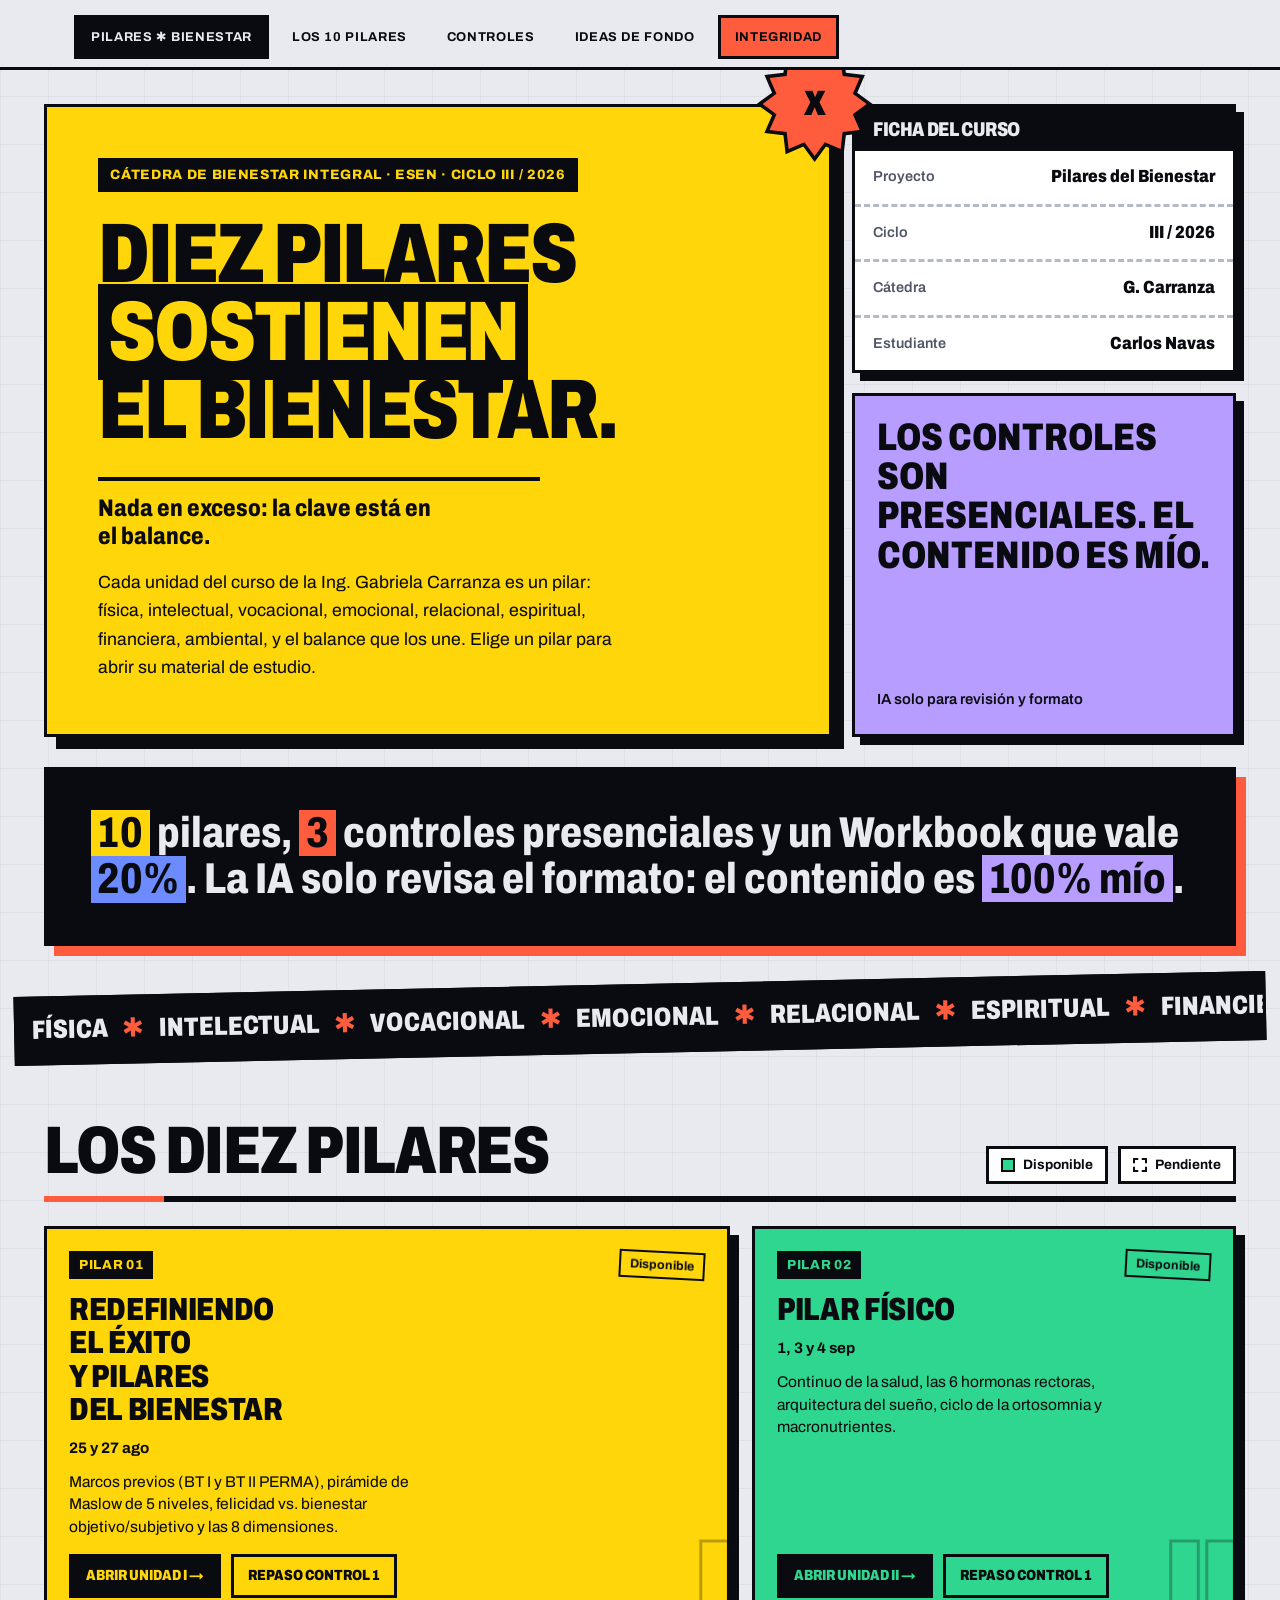
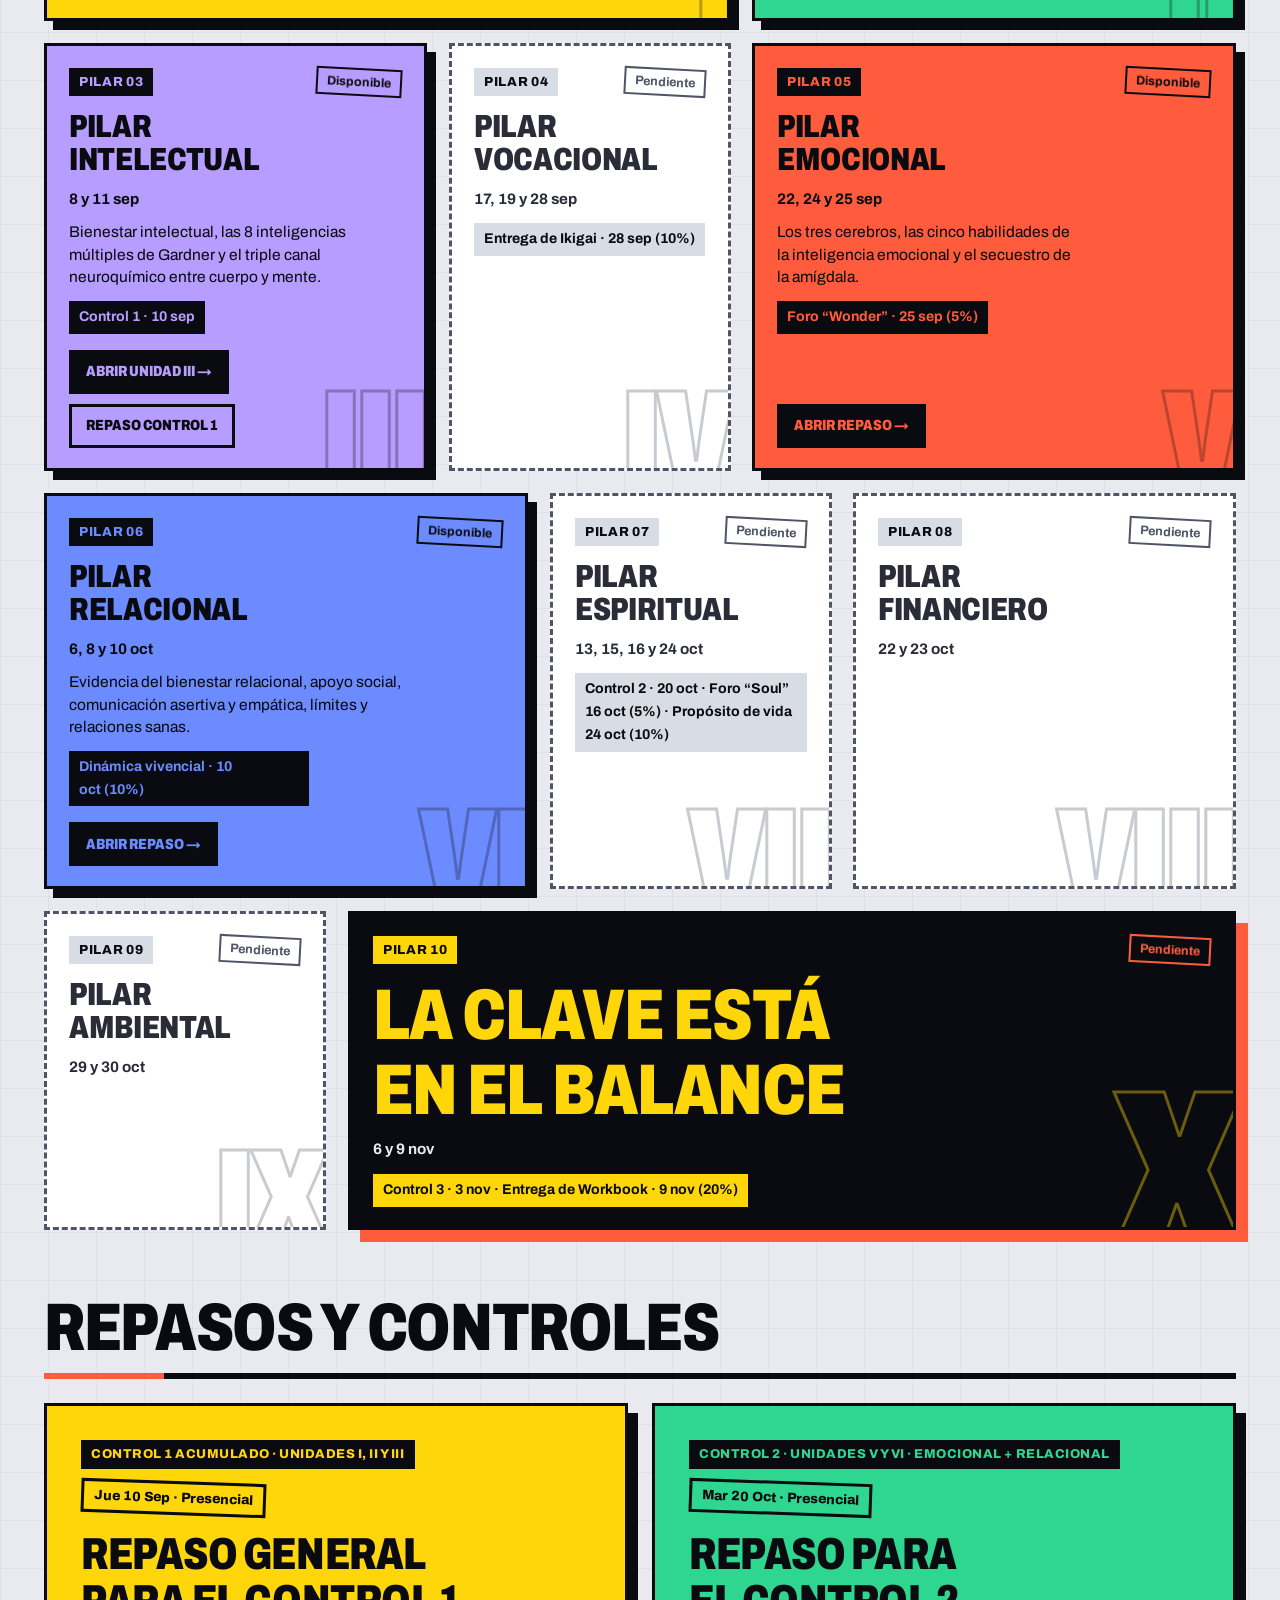
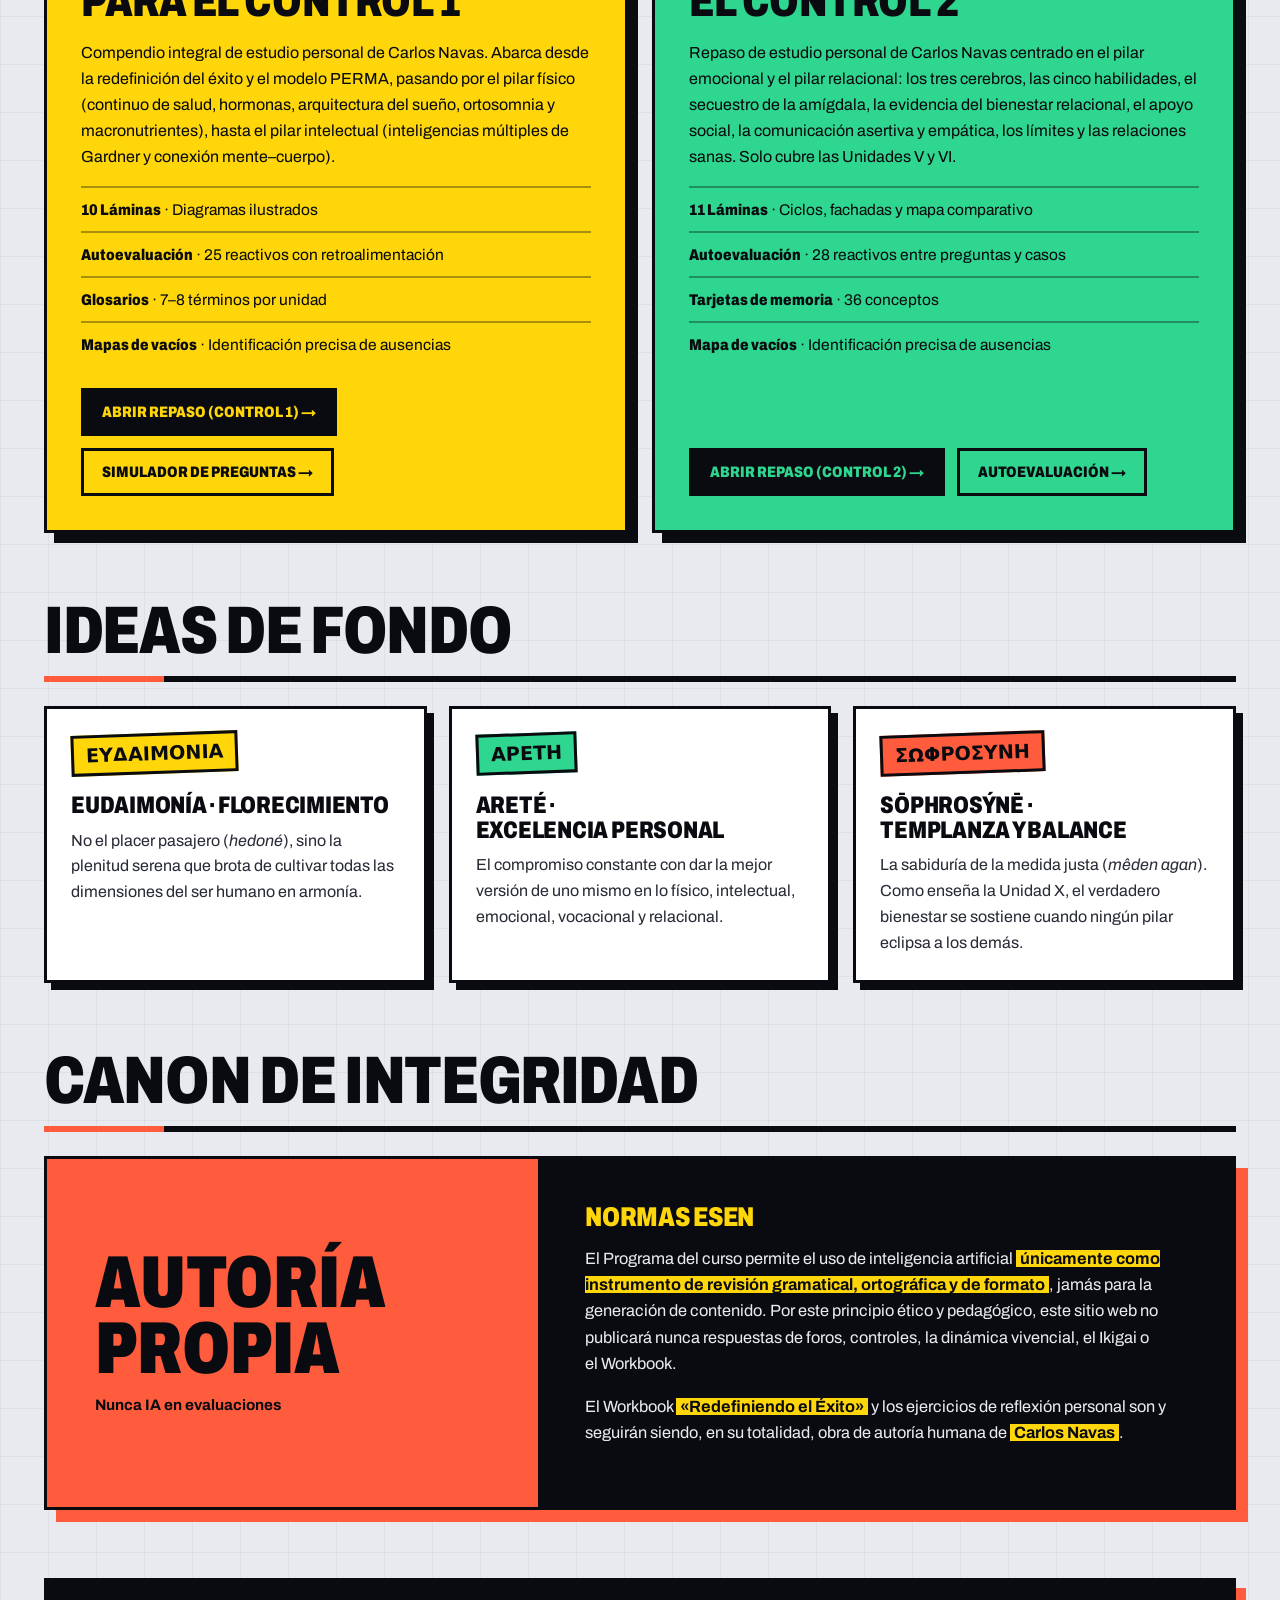
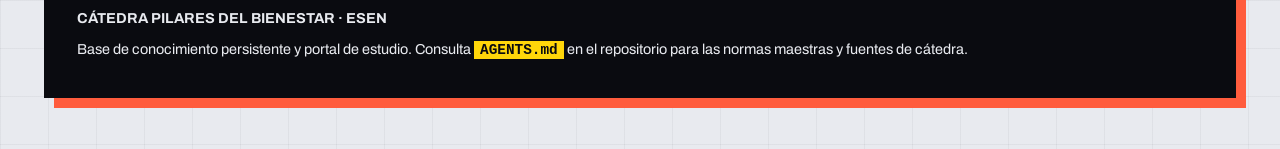
<file: docs/index.html>
<!doctype html>
<html lang="es">
<head>
<meta charset="UTF-8">
<meta name="viewport" content="width=device-width, initial-scale=1.0">
<meta name="color-scheme" content="light">
<title>Pilares del Bienestar · Portal de estudio · ESEN Ciclo III/2026</title>
<meta name="description" content="Portal de estudio personal de Carlos Navas para Pilares del Bienestar (ESEN, Ciclo III/2026): diez unidades, repasos y autoevaluaciones.">
<style>
/*DESIGN:START*/
@import url('https://fonts.googleapis.com/css2?family=Archivo:wdth,wght@62..125,400..900&display=swap');

/* =====================================================================
   PILARES DEL BIENESTAR — Sistema de diseño "Bento Brutal" v2
   Fuente única: tools/design/brutal.css (se inyecta con tools/apply-design.mjs)

   Principios
   · Una sola familia (Archivo variable): el contraste viene del ANCHO y del PESO
     (titulares condensados y pesadísimos; texto en ancho normal).
   · Tiles planos de color con borde grueso y sombra dura (sin desenfoque).
   · Sin tiles dentro de tiles: el .block es texto abierto, los tiles son sus piezas.
   · Solo modo claro (se probó un modo noche y se descartó: los colores saturados no sobreviven bien).
   · El contenido SIEMPRE es visible: el motion solo mejora, nunca oculta.
   ===================================================================== */

/* ---------- Tokens ---------- */
:root{
  --paper:#E8EAEF; --paper-2:#D8DCE5; --card:#FFFFFF;
  --ink:#0A0B10; --ink-2:#2A2D38; --faint:#4F5566; --line:#B4B9C7;
  --grid:rgba(10,11,16,.045);
  --c-yellow:#FFD60A; --c-coral:#FF5C3D; --c-blue:#6C8BFF; --c-green:#2FD68F; --c-lilac:#B79DFF;
  --tile-y:#2B2508; --tile-c:#391810; --tile-b:#161F44; --tile-g:#0C2D1F; --tile-l:#271E46;
  --on-a:#0A0B10;           /* texto sobre un tile de color (modo día) */
  --n-edge:var(--ink); --n-shd:var(--ink);   /* tile neutro */
  --foot-bg:#0A0B10; --foot-fg:#E8EAEF;
  color-scheme:light;
  --a:var(--c-yellow);      /* acento del tile actual */

  --out:cubic-bezier(.16,1,.3,1);          /* ease-out expo */
  --out-q:cubic-bezier(.25,1,.5,1);        /* ease-out quart */
  --font:'Archivo',system-ui,sans-serif;

  --z-sticky:100; --z-progress:200; --z-confetti:300;

  /* alias heredados (los SVG y el HTML ya escrito los usan) */
  --bg:var(--paper); --bg-elev:var(--card); --bg-elev2:var(--paper-2);
  --border:var(--ink); --border-soft:var(--line);
  --text:var(--ink); --text-dim:var(--ink-2); --text-faint:var(--faint);
  --pine:#0A7A4B; --moss:#0A7A4B; --clay:#B8300F; --clay-deep:#A32A12; --sage:#4F7A63;
  --gold:#7A5300; --gold-doric:#7A5300; --gold-deep:#7A5300; --pine-light:#0A7A4B;
  --success:#0A7A4B; --danger:#B8300F;
  --marble:var(--card); --marble-elev:var(--card); --marble-elev2:var(--paper-2);

  /* rellenos planos de las láminas SVG */
  --svg-bg-start:#FFFFFF; --svg-bg-mid:#F6F7FA; --svg-bg-end:#ECEEF3;
  --svg-card-start:#FFFFFF; --svg-card-mid:#FFFFFF; --svg-card-end:#FFFFFF; --svg-card-edge:#FFFFFF;
  --svg-ped-start:#E6E9F0; --svg-ped-mid:#E6E9F0; --svg-ped-end:#E6E9F0;
  --svg-clay-bg-start:#FFD6CC; --svg-clay-bg-end:#FFD6CC;
  --svg-pine-bg-start:#C6F3DF; --svg-pine-bg-end:#C6F3DF;
  --svg-gold-bg-start:#FFF0A0; --svg-gold-bg-end:#FFF0A0;
  --svg-shaft-edge:#0A0B10; --svg-shaft-light:#F4F5F9; --svg-shaft-peak:#F4F5F9;
  --svg-shaft-mid:#F4F5F9; --svg-shaft-dark:#F4F5F9;
  --svg-greca:#0A0B10;
}
/* Superficie de un tile con acento (--a): relleno del color, borde y sombra de tinta, texto negro. */
*{
  --a-bg:var(--a); --a-fg:var(--on-a); --a-edge:var(--ink); --a-shd:var(--ink);
  --chip-bg:#0A0B10; --chip-fg:var(--a);
}

/* ---------- Base ---------- */
*{ box-sizing:border-box; }
html{ -webkit-text-size-adjust:100%; scroll-behavior:smooth; scroll-padding-top:84px; overflow-x:clip; }
html,body{ margin:0; padding:0; }
body{
  background-color:var(--paper); color:var(--ink);
  font-family:var(--font); font-weight:420; line-height:1.62; font-size:1.0625rem;
  background-image:linear-gradient(var(--grid) 1px,transparent 1px),linear-gradient(90deg,var(--grid) 1px,transparent 1px);
  background-size:48px 48px; overflow-x:clip;
}
::selection{ background:var(--c-yellow); color:#0A0B10; }
a{ color:var(--ink); text-decoration-thickness:3px; text-underline-offset:3px; text-decoration-color:var(--c-coral); }
a:hover{ background:var(--c-yellow); color:#0A0B10; text-decoration-color:#0A0B10; }
.wrap{ max-width:1180px; margin:0 auto; padding:0 24px; }

h1,h2,h3,h4{ font-family:var(--font); font-stretch:78%; font-weight:850; line-height:1; margin:0; letter-spacing:-.01em; color:var(--ink); text-wrap:balance; }
h1{ font-size:clamp(2.6rem,7.2vw,5.6rem); text-transform:uppercase; letter-spacing:-.025em; line-height:.92; }
h2{ font-size:clamp(2rem,4.8vw,3.5rem); text-transform:uppercase; letter-spacing:-.02em; }
h3{ font-size:clamp(1.5rem,2.8vw,2.1rem); line-height:1.04; }
h4{ font-size:1.15rem; line-height:1.15; }
p{ margin:0 0 1em; color:var(--ink-2); text-wrap:pretty; }
b,strong{ color:var(--ink); font-weight:700; }
.mono{ font-weight:600; font-variant-numeric:tabular-nums; }
:focus-visible{ outline:4px solid var(--c-blue); outline-offset:3px; }
.label{ font-weight:700; font-size:.78rem; letter-spacing:.06em; text-transform:uppercase; }

/* ---------- Barra superior ---------- */
.progress{ position:fixed; top:0; left:0; right:0; height:7px; z-index:var(--z-progress); pointer-events:none; }
.progress i{ display:block; height:100%; background:var(--c-coral); transform-origin:0 50%; transform:scaleX(var(--p,0)); }
nav.toc{ position:sticky; top:0; z-index:var(--z-sticky); background:var(--paper); border-bottom:3px solid var(--n-edge); padding-top:7px; }
nav.toc ul{ list-style:none; display:flex; gap:6px; margin:0 auto; padding:8px 24px; overflow-x:auto; max-width:1180px; align-items:center; scrollbar-width:none; }
nav.toc ul::-webkit-scrollbar{ display:none; }
nav.toc li{ flex:0 0 auto; }
nav.toc a{ display:flex; align-items:center; min-height:44px; padding:0 14px; font-weight:700; font-size:.8rem; letter-spacing:.05em; text-transform:uppercase;
  text-decoration:none; color:var(--ink); border:3px solid transparent; white-space:nowrap; transition:transform .25s var(--out), background .15s; }
nav.toc a:hover{ background:var(--c-yellow); color:#0A0B10; border-color:#0A0B10; transform:translateY(-3px) rotate(-1.2deg); }
nav.toc a.on{ background:var(--ink); color:var(--paper); border-color:var(--ink); }
nav.toc a.nav-temple{ background:var(--ink); color:var(--paper); border-color:var(--ink); }
nav.toc a.nav-temple:hover{ background:var(--c-yellow); color:#0A0B10; border-color:#0A0B10; }
nav.toc a.nav-highlight{ background:var(--c-coral); color:#0A0B10; border-color:#0A0B10; }

/* ---------- Franja de colores (antes: greca) ---------- */
.stripe{ height:16px; border:3px solid var(--n-edge); margin:20px 0;
  background:linear-gradient(90deg,var(--c-yellow) 0 20%,var(--c-coral) 0 40%,var(--c-blue) 0 60%,var(--c-green) 0 80%,var(--c-lilac) 0); }
.stripe.subtle{ height:10px; }

/* ---------- Tiles con acento (cabecera, notas, etc.) ---------- */
header.top > h1, .plate > div, .aviso, .note, .caso, .fb, .fcard, .chips li, .pager a,
.opt.good, .opt.bad, .split span, .btn.primary{
  background:var(--a-bg); color:var(--a-fg); border:3px solid var(--a-edge);
}
header.top > .lede{ background:var(--card); color:var(--ink-2); border:3px solid var(--n-edge); }
header.top > h1, .aviso, .note, .caso, .fcard{ box-shadow:8px 8px 0 var(--a-shd); }

/* ---------- Cabecera bento ---------- */
header.top{ display:grid; grid-template-columns:repeat(12,minmax(0,1fr)); gap:16px; padding:22px 0 0; }
header.top > *{ min-width:0; }
header.top > .plate{ grid-column:1/-1; }
header.top > h1{ --a:var(--c-yellow); grid-column:1/-1; padding:clamp(20px,3.4vw,40px) clamp(20px,3.4vw,44px); box-shadow:10px 10px 0 var(--a-shd); color:var(--a-fg); }
header.top > h1 em{ font-style:normal; background:var(--chip-bg); color:var(--chip-fg); padding:.02em .14em; box-decoration-break:clone; -webkit-box-decoration-break:clone; }
header.top > .lede{ grid-column:span 5; margin:0; box-shadow:6px 6px 0 var(--n-shd); padding:20px 24px; font-size:1.1rem; align-self:start; }
header.top > .aviso{ grid-column:span 7; margin:0; align-self:start; }
.lede{ max-width:64ch; }
.lede b{ background:var(--c-yellow); color:#0A0B10; padding:0 .2em; }

.plate{ display:grid; grid-template-columns:repeat(auto-fit,minmax(170px,1fr)); gap:14px; margin:0 0 4px; font-size:.82rem; }
.plate > div{ box-shadow:5px 5px 0 var(--a-shd); padding:10px 14px; font-weight:600; transition:transform .25s var(--out), box-shadow .25s; }
.plate > div:nth-child(5n+1){ --a:var(--c-green); } .plate > div:nth-child(5n+2){ --a:var(--c-lilac); }
.plate > div:nth-child(5n+3){ --a:var(--c-blue); }  .plate > div:nth-child(5n+4){ --a:var(--c-coral); }
.plate > div:nth-child(5n+5){ --a:var(--c-yellow); }
.plate > div:hover{ transform:translate(-3px,-3px) rotate(-1deg); box-shadow:9px 9px 0 var(--a-shd); }
.plate span{ display:block; font-size:.72rem; font-weight:600; letter-spacing:.05em; text-transform:uppercase; opacity:.85; }
.plate b{ color:var(--a-fg); font-stretch:80%; font-weight:850; font-size:1.12rem; }

.aviso{ --a:var(--c-coral); padding:20px 24px; }
.aviso .tag{ display:block; font-stretch:80%; font-weight:850; font-size:1.2rem; text-transform:none; letter-spacing:0; margin-bottom:8px; color:var(--a-fg); }
.aviso p, .aviso b{ color:var(--a-fg); font-size:.97rem; margin:0; }
.aviso p + p{ margin-top:.7em; }

/* ---------- Cinta de texto en movimiento ---------- */
.ticker{ overflow:hidden; background:var(--ink); color:var(--paper); border:3px solid var(--ink); margin:28px -30px; transform:rotate(-1.2deg); padding:10px 0; position:relative; }
.ticker.alt{ background:var(--c-yellow); color:#0A0B10; border-color:#0A0B10; transform:rotate(1deg); }
.ticker-track{ display:flex; width:max-content; animation:tick 30s linear infinite; }
.ticker.alt .ticker-track{ animation-direction:reverse; animation-duration:38s; }
.ticker-track span{ font-stretch:78%; font-weight:850; font-size:clamp(1.15rem,2.4vw,1.65rem); text-transform:uppercase; white-space:nowrap; padding:0 .9rem; }
.ticker-track span.dot{ color:var(--c-coral); padding:0; }
.ticker.alt .ticker-track span.dot{ color:#0A0B10; }
.ticker:hover .ticker-track{ animation-play-state:paused; }

/* ---------- Unidades ---------- */
section.unit{ --accent:var(--c-yellow); padding:16px 0 0; margin-top:26px; position:relative; }
section.unit:nth-of-type(5n+2){ --accent:var(--c-green); }
section.unit:nth-of-type(5n+3){ --accent:var(--c-lilac); }
section.unit:nth-of-type(5n+4){ --accent:var(--c-coral); }
section.unit:nth-of-type(5n+5){ --accent:var(--c-blue); }
.unit-head{ display:flex; gap:18px; align-items:center; flex-wrap:wrap; margin-bottom:0; }
.unit-num{ font-weight:850; font-stretch:80%; font-size:1.05rem; letter-spacing:.03em; text-transform:uppercase; background:var(--accent); color:#0A0B10;
  border:3px solid var(--n-edge); padding:6px 14px; transform:rotate(-2deg); display:inline-block; }
.unit-dates{ font-weight:600; font-size:.95rem; color:var(--faint); margin:12px 0 4px; }
.fuente{ font-size:.9rem; font-weight:500; color:var(--ink-2); background:var(--card); border:3px solid var(--n-edge); padding:10px 16px; margin:10px 0 0; max-width:78ch; }
.fuente::before{ content:""; display:inline-block; width:.8em; height:.8em; background:var(--accent); border:2px solid var(--n-edge); margin-right:.6em; vertical-align:-.05em; }

/* ---------- Bloques: texto abierto + tiles ---------- */
.block{ display:grid; grid-template-columns:repeat(12,minmax(0,1fr)); column-gap:28px; row-gap:14px; margin:44px 0; align-items:start; }
.block > *{ grid-column:1/-1; min-width:0; margin-top:0; margin-bottom:0; }
.block > :is(p,ul,ol){ grid-column:1/8; }                 /* sin JS: columna de lectura a la izquierda */
.block > .prose{ grid-column:1/-1; }                       /* con JS: párrafos y listas consecutivos van en .prose */
.block > .prose:not(.cols){ grid-column:1/8; }
.block > .prose.cols{ columns:2; column-gap:44px; }
.block > .prose:not(.cols) + .note{ grid-column:8/-1; }   /* la nota se sienta junto al texto corto que la precede */
.prose > :is(p,ul,ol){ margin-bottom:.9em; orphans:3; widows:3; }
.prose > :last-child{ margin-bottom:0; }
.prose ul.clean li{ break-inside:avoid; }
.block > h3{ display:block; padding-bottom:12px; border-bottom:6px solid var(--n-edge); margin-bottom:2px; position:relative; }
.block > h3::after{ content:""; position:absolute; left:0; bottom:-6px; width:84px; height:6px; background:var(--accent); }
.block > .sub{ display:block; font-weight:600; font-size:1rem; color:var(--ink-2); margin:0; text-transform:none; letter-spacing:0; padding-top:4px; }
.tagline{ font-weight:700; font-size:.82rem; color:var(--clay); letter-spacing:.04em; text-transform:uppercase; }
:is(.note,.caso,.fb,.aviso,.fcard,.opt) .tagline{ color:var(--a-fg); }
dl.glos dt .tagline{ color:#0A0B10; font-size:.72rem; margin-left:6px; }
h4.sec .mono{ color:inherit !important; opacity:.8; font-size:.8rem !important; letter-spacing:.04em !important; }
.hl{ background:var(--c-yellow); color:#0A0B10; font-weight:700; padding:0 .25em; }
h4.sec{ display:inline-block; font-size:1rem; text-transform:uppercase; letter-spacing:.02em; margin:28px 0 10px; background:var(--ink); color:var(--paper); padding:5px 12px; }

ul.clean{ margin:0; padding:0; list-style:none; }
ul.clean li{ position:relative; padding-left:28px; margin-bottom:.6em; color:var(--ink-2); }
ul.clean li::before{ content:""; position:absolute; left:2px; top:.5em; width:12px; height:12px; background:var(--accent); border:2.5px solid var(--n-edge); transform:rotate(45deg); }
ul.clean li.clay::before{ background:var(--c-coral); }

/* tiles neutros: 2 y 3 columnas */
.two, .three{ display:grid; gap:18px; }
.two{ grid-template-columns:repeat(2,minmax(0,1fr)); }
.three{ grid-template-columns:repeat(auto-fit,minmax(240px,1fr)); }
.two > div, .three > div{ border:3px solid var(--n-edge); background:var(--card); padding:20px 22px 18px; border-top-width:14px; box-shadow:6px 6px 0 var(--n-shd);
  transition:transform .3s var(--out), box-shadow .3s; }
.two > div:nth-child(5n+1), .three > div:nth-child(5n+1){ border-top-color:var(--c-green); }
.two > div:nth-child(5n+2), .three > div:nth-child(5n+2){ border-top-color:var(--c-coral); }
.two > div:nth-child(5n+3), .three > div:nth-child(5n+3){ border-top-color:var(--c-blue); }
.two > div:nth-child(5n+4), .three > div:nth-child(5n+4){ border-top-color:var(--c-yellow); }
.two > div:nth-child(5n+5), .three > div:nth-child(5n+5){ border-top-color:var(--c-lilac); }
.two > div:hover, .three > div:hover{ transform:translate(-4px,-4px); box-shadow:11px 11px 0 var(--n-shd); }
.two h4, .three h4{ text-transform:uppercase; letter-spacing:.01em; margin:0 0 10px; }
.two ul{ margin:0; padding-left:18px; }
.two li{ color:var(--ink-2); font-size:.97rem; margin-bottom:.4em; }
.two .resp{ margin:12px 0 0; color:var(--ink); font-weight:700; font-size:.97rem; }
.three p{ margin:0 0 .5em; font-size:.97rem; }
.three p:last-child{ margin-bottom:0; }
.three .lab{ display:inline-block; font-weight:700; font-size:.74rem; letter-spacing:.06em; text-transform:uppercase; background:var(--chip-bg); color:var(--chip-fg); padding:2px 9px; margin-bottom:8px; }
@media (max-width:700px){ .two{ grid-template-columns:1fr; } }

/* notas y citas (a la derecha del texto) */
.note{ --a:var(--c-yellow); padding:18px 22px; font-size:.97rem; }
.note p, .note b{ color:var(--a-fg); margin:0; }
.note .tag{ display:block; font-stretch:80%; font-weight:850; font-size:1.1rem; text-transform:none; letter-spacing:0; margin-bottom:6px; color:var(--a-fg); }
.note.gap{ --a:var(--c-coral); }
blockquote{ margin:0; padding:22px 24px; border:3px solid var(--n-edge); background:var(--card); box-shadow:6px 6px 0 var(--n-shd);
  font-stretch:82%; font-weight:800; font-size:clamp(1.2rem,2.3vw,1.6rem); line-height:1.2; color:var(--ink); }
blockquote::before{ content:"“"; display:block; font-size:4.2rem; line-height:.7; color:var(--c-coral); margin-bottom:6px; }
blockquote cite{ display:block; font-stretch:100%; font-weight:600; font-size:.85rem; font-style:normal; color:var(--faint); margin-top:12px; }

/* ---------- Láminas ---------- */
figure.diag{ margin:0 0 6px; border:3px solid var(--n-edge); background:var(--paper-2); padding:10px 10px 0; overflow:hidden; box-shadow:8px 8px 0 var(--n-shd); }
figure.diag .scroller{ overflow-x:auto; padding-bottom:8px; }
figure.diag svg{ display:block; width:100%; height:auto; }
figure.diag figcaption{ font-weight:600; font-size:.9rem; background:var(--ink); color:var(--paper); margin:0 -10px; padding:9px 16px; }
figure.diag svg text[font-family*="Cinzel"]{ font-family:var(--font); font-stretch:86%; font-weight:800; letter-spacing:.01em; }
figure.diag svg text[font-family*="Cormorant"]{ font-family:var(--font); font-stretch:72%; font-style:normal; font-weight:560; }
figure.diag svg text[font-family*="Plex"]{ font-family:var(--font); font-stretch:78%; font-weight:600; letter-spacing:.02em; }
figure.diag svg text[font-family*="Work Sans"]{ font-family:var(--font); }
figure.diag svg [filter]{ filter:none; }
figure.diag svg [fill*="meander"]{ display:none; }
figure.diag svg :is(rect,polygon,circle,ellipse)[stroke]{ stroke:var(--ink); stroke-width:2.2px; }
figure.diag svg :is(linearGradient,radialGradient)[id$="-gk-clay"] stop{ stop-color:#E5472C; }
figure.diag svg :is(linearGradient,radialGradient)[id$="-gk-pine"] stop,
figure.diag svg :is(linearGradient,radialGradient)[id$="-gk-shaft-pine"] stop{ stop-color:#0B6B44; }
figure.diag svg :is(linearGradient,radialGradient)[id$="-gk-moss"] stop{ stop-color:#14925F; }
figure.diag svg :is(linearGradient,radialGradient)[id$="-gk-gold"] stop{ stop-color:#F5B800; }
figure.diag svg :is(linearGradient,radialGradient)[id$="-gk-nocturnal"] stop{ stop-color:#16191D; }
figure.diag svg :is(linearGradient,radialGradient)[id$="-shaft"] stop,
figure.diag svg :is(linearGradient,radialGradient)[id$="-shaft-light"] stop{ stop-color:var(--svg-shaft-mid); }

.sv text{ font-family:var(--font); }
.sv .h{ font-stretch:84%; font-weight:850; fill:var(--ink); }
.sv .t{ fill:var(--ink); }
.sv .d{ fill:var(--ink-2); font-stretch:92%; font-weight:480; }
.sv .m{ fill:var(--faint); font-stretch:88%; font-weight:560; }
.sv .cl{ fill:var(--clay-deep); }
.sv .pn{ fill:var(--pine); }
.sv .fpine{ fill:var(--svg-pine-bg-end); stroke:var(--ink); stroke-width:2.5; }
.sv .fclay{ fill:var(--svg-clay-bg-end); stroke:var(--ink); stroke-width:2.5; }
.sv .fclay2{ fill:var(--c-coral); fill-opacity:.55; stroke:var(--ink); stroke-width:2.5; }
.sv .fgold{ fill:var(--svg-gold-bg-end); stroke:var(--ink); stroke-width:2.5; }
.sv .fdash{ fill:var(--svg-card-mid); stroke:var(--ink); stroke-width:2.5; stroke-dasharray:8 5; }
.sv .badge{ fill:var(--c-yellow); stroke:var(--ink); stroke-width:2.5; }
.sv .ln{ stroke:var(--ink); stroke-width:2.5; fill:none; }
.sv .ln.dashed{ stroke-dasharray:8 6; }
.sv .brk{ stroke:var(--ink); stroke-width:2.5; fill:none; }
.sv .badge + text.h{ fill:#0A0B10; }

/* ---------- Glosario ---------- */
dl.glos{ margin:0; display:grid; grid-template-columns:repeat(auto-fit,minmax(270px,1fr)); gap:18px; }
dl.glos > div{ border:3px solid var(--n-edge); background:var(--card); padding:16px 18px 14px; box-shadow:5px 5px 0 var(--n-shd); transition:transform .3s var(--out), box-shadow .3s; }
dl.glos > div:hover{ transform:translate(-4px,-4px) rotate(-.5deg); box-shadow:10px 10px 0 var(--n-shd); }
dl.glos dt{ display:inline-block; font-stretch:80%; font-weight:850; font-size:1rem; text-transform:uppercase; background:var(--a-bg2,var(--c-yellow)); color:#0A0B10; padding:2px 10px; margin-bottom:10px; }
dl.glos > div:nth-child(5n+2) dt{ --a-bg2:var(--c-green); } dl.glos > div:nth-child(5n+3) dt{ --a-bg2:var(--c-lilac); }
dl.glos > div:nth-child(5n+4) dt{ --a-bg2:var(--c-coral); } dl.glos > div:nth-child(5n+5) dt{ --a-bg2:var(--c-blue); }
dl.glos dd{ margin:0; color:var(--ink-2); font-size:.97rem; }

/* ---------- Autoevaluación ---------- */
.quizhead{ display:flex; justify-content:space-between; align-items:center; gap:14px; flex-wrap:wrap; }
.quizhead h3{ margin:0; }
.score{ display:inline-block; font-weight:700; font-size:.9rem; font-variant-numeric:tabular-nums; background:var(--ink); color:var(--paper); padding:7px 14px; }
.score.bump{ animation:bump .5s var(--out); }
.q{ border:3px solid var(--n-edge); background:var(--card); padding:22px 24px 22px; margin:20px 0 0; box-shadow:6px 6px 0 var(--n-shd); }
.q .qn{ display:block; font-weight:700; font-size:.9rem; color:var(--faint); margin-bottom:8px; font-variant-numeric:tabular-nums; }
.q .qt{ font-stretch:84%; font-weight:800; color:var(--ink); margin:0 0 16px; font-size:1.2rem; line-height:1.22; }
.caso{ --a:var(--c-lilac); padding:13px 16px; margin:0 0 14px; font-size:.97rem; box-shadow:none; }
.caso .tagline{ display:block; margin-bottom:5px; color:var(--a-fg); }
.opts{ display:flex; flex-direction:column; gap:10px; }
.opt{ text-align:left; font:inherit; font-size:1rem; font-weight:500; color:var(--ink); cursor:pointer; background:var(--paper); border:3px solid var(--n-edge);
  padding:12px 14px; min-height:48px; display:flex; gap:12px; align-items:flex-start; line-height:1.4; transition:transform .2s var(--out), box-shadow .2s, background .15s; }
.opt:hover:not(:disabled){ transform:translate(-3px,-3px); box-shadow:6px 6px 0 var(--n-shd); background:var(--c-yellow); color:#0A0B10; }
.opt:active:not(:disabled){ transform:translate(3px,3px); box-shadow:none; transition-duration:.06s; }
.opt:disabled{ cursor:default; }
.opt .k{ flex:0 0 auto; font-weight:800; font-size:.85rem; background:var(--ink); color:var(--paper); width:26px; height:26px; display:inline-flex; align-items:center; justify-content:center; }
.opt.good{ --a:var(--c-green); animation:pop .5s var(--out); }
.opt.bad{ --a:var(--c-coral); animation:shake .5s; }
.opt.good .k, .opt.bad .k{ background:var(--chip-bg); color:var(--chip-fg); }
.fb{ --a:var(--c-green); margin-top:16px; padding:14px 18px; font-size:.97rem; animation:drop .45s var(--out); }
.fb.no{ --a:var(--c-coral); }
.fb p, .fb b{ color:var(--a-fg); }
.fb .verdict{ display:inline-block; font-weight:800; font-size:.8rem; letter-spacing:.06em; text-transform:uppercase; background:var(--chip-bg); color:var(--chip-fg); padding:2px 10px; margin-bottom:8px; }
.fb p{ margin:0 0 .55em; } .fb p:last-child{ margin-bottom:0; }
.fb .src{ font-size:.82rem; font-weight:500; opacity:.85; }

/* ---------- Componentes del repaso 2 ---------- */
.split{ display:flex; min-height:56px; border:3px solid var(--n-edge); font-stretch:80%; font-weight:850; }
.split span{ display:flex; align-items:center; justify-content:center; padding:6px 10px; font-size:1rem; text-align:center; border:0; }
.split .a{ --a:var(--c-coral); width:20%; border-right:3px solid var(--n-edge); }
.split .b{ --a:var(--c-green); width:80%; }
.split-cap{ font-size:.85rem; font-weight:500; color:var(--faint); }
.chips{ display:flex; flex-wrap:wrap; gap:10px; margin:0; padding:0; list-style:none; }
.chips li{ --a:var(--c-yellow); padding:6px 14px; font-stretch:80%; font-weight:850; font-size:1rem; box-shadow:3px 3px 0 var(--a-shd); transition:transform .25s var(--out); }
.chips li:nth-child(4n+2){ --a:var(--c-green); } .chips li:nth-child(4n+3){ --a:var(--c-lilac); } .chips li:nth-child(4n+4){ --a:var(--c-coral); }
.chips li:hover{ transform:translateY(-4px) rotate(-2.5deg); }
ol.steps{ list-style:none; counter-reset:st; padding:0; margin:0; }
ol.steps li{ counter-increment:st; position:relative; padding:12px 0 12px 60px; border-bottom:3px dashed var(--line); color:var(--ink-2); }
ol.steps li::before{ content:counter(st); position:absolute; left:0; top:10px; width:42px; height:42px; display:flex; align-items:center; justify-content:center; background:var(--accent);
  color:#0A0B10; border:3px solid var(--n-edge); font-stretch:80%; font-weight:900; font-size:1.2rem; transform:rotate(-4deg); }
ol.steps li b{ display:block; }
.btn{ font:inherit; font-stretch:82%; font-weight:850; font-size:.95rem; letter-spacing:.02em; text-transform:uppercase; min-height:46px; padding:0 20px; cursor:pointer;
  background:var(--card); color:var(--ink); border:3px solid var(--n-edge); box-shadow:4px 4px 0 var(--n-shd); transition:transform .2s var(--out), box-shadow .2s, background .15s; }
.btn:hover{ transform:translate(-3px,-3px) rotate(-1deg); box-shadow:8px 8px 0 var(--n-shd); background:var(--c-yellow); color:#0A0B10; border-color:#0A0B10; }
.btn:active{ transform:translate(4px,4px); box-shadow:none; transition-duration:.06s; }
.btn.primary{ --a:var(--c-blue); box-shadow:4px 4px 0 var(--a-shd); }
.btn.primary:hover{ background:var(--c-coral); color:#0A0B10; }
.deck{ border:3px solid var(--n-edge); background:var(--paper-2); padding:20px; box-shadow:6px 6px 0 var(--n-shd); }
.deck-top{ display:flex; justify-content:space-between; gap:12px; flex-wrap:wrap; font-weight:700; font-size:.85rem; color:var(--ink-2); margin-bottom:12px; font-variant-numeric:tabular-nums; }
.fcard{ --a:var(--c-yellow); display:block; width:100%; min-height:210px; text-align:left; font:inherit; cursor:pointer; padding:22px 24px; box-shadow:7px 7px 0 var(--a-shd);
  animation:cardin .55s var(--out); transition:transform .2s var(--out), box-shadow .2s; transform-origin:50% 100%; }
.fcard:hover{ transform:translate(-3px,-3px) rotate(-.5deg); box-shadow:11px 11px 0 var(--a-shd); }
.fcard .side{ display:inline-block; font-weight:800; font-size:.78rem; letter-spacing:.08em; text-transform:uppercase; background:var(--chip-bg); color:var(--chip-fg); padding:2px 10px; margin-bottom:12px; }
.fcard .txt{ font-stretch:84%; font-weight:800; font-size:clamp(1.15rem,2.4vw,1.5rem); line-height:1.25; white-space:pre-line; display:block; color:var(--a-fg); }
.fcard.back{ --a:var(--c-green); animation:flip .6s var(--out); }
.deck-actions{ display:flex; gap:10px; flex-wrap:wrap; margin-top:16px; }
.deck-done{ padding:30px 6px; text-align:center; color:var(--ink); font-stretch:80%; font-weight:850; font-size:1.5rem; text-transform:uppercase; }
.notes{ border:3px solid var(--n-edge); background:var(--paper-2); padding:6px 22px 20px; box-shadow:6px 6px 0 var(--n-shd); }
.notes label{ display:block; font-stretch:84%; font-weight:850; color:var(--ink); margin:18px 0 8px; font-size:1.05rem; }
.notes label small{ display:block; font-stretch:100%; font-weight:420; color:var(--faint); font-size:.88rem; }
.notes textarea{ width:100%; min-height:96px; resize:vertical; font:inherit; font-size:1rem; color:var(--ink); background:var(--card); border:3px solid var(--n-edge); padding:12px 14px; transition:box-shadow .2s, transform .2s; }
.notes textarea:focus{ outline:none; border-color:var(--c-blue); box-shadow:6px 6px 0 var(--c-blue); transform:translate(-3px,-3px); }
.notes .hint{ font-size:.85rem; color:var(--faint); margin:16px 0 0; }

/* ---------- Pager y pie ---------- */
.pager{ display:flex; gap:14px; flex-wrap:wrap; margin:44px 0 0; }
.pager a{ --a:var(--c-yellow); display:inline-flex; align-items:center; min-height:48px; padding:0 20px; font-stretch:82%; font-weight:850; font-size:.95rem; text-transform:uppercase; text-decoration:none;
  box-shadow:5px 5px 0 var(--a-shd); transition:transform .2s var(--out), box-shadow .2s; }
.pager a:hover{ transform:translate(-3px,-3px) rotate(-1deg); box-shadow:9px 9px 0 var(--a-shd); background:var(--c-green); color:#0A0B10; }
.pager a:active{ transform:translate(4px,4px); box-shadow:none; transition-duration:.06s; }
footer{ background:var(--foot-bg); color:var(--foot-fg); border:3px solid var(--n-edge); margin:68px 0 52px; padding:26px 30px; font-size:.9rem; box-shadow:10px 10px 0 var(--c-coral); }
footer p, footer b, footer a{ color:var(--foot-fg); font-size:.9rem; margin:0 0 .5em; }
footer code{ background:var(--c-yellow); color:#0A0B10; padding:1px 6px; font-weight:700; }

/* ---------- Motion ---------- */
@keyframes pop{ 0%{ scale:.94; } 100%{ scale:1; } }
@keyframes shake{ 0%,100%{ translate:0 0; } 20%{ translate:-9px 0; } 40%{ translate:8px 0; } 60%{ translate:-5px 0; } 80%{ translate:3px 0; } }
@keyframes drop{ from{ opacity:0; translate:0 -14px; } to{ opacity:1; translate:0 0; } }
@keyframes bump{ 0%{ scale:1; } 35%{ scale:1.18; rotate:-2deg; } 100%{ scale:1; } }
@keyframes cardin{ from{ opacity:0; translate:0 26px; rotate:-2.5deg; } to{ opacity:1; translate:0 0; rotate:0deg; } }
@keyframes flip{ from{ transform:perspective(900px) rotateY(-90deg); opacity:.2; } to{ transform:perspective(900px) rotateY(0); opacity:1; } }
@keyframes wordup{ from{ transform:translateY(112%) rotate(6deg); } to{ transform:none; } }
@keyframes shape-pop{ from{ opacity:0; scale:.6; } to{ opacity:1; scale:1; } }
@keyframes rise{ from{ translate:0 48px; rotate:var(--rise-r,0deg); } to{ translate:0 0; rotate:0deg; } }
@keyframes slide-in{ from{ opacity:0; translate:0 28px; } to{ opacity:1; translate:0 0; } }
@keyframes bar-in{ from{ clip-path:inset(0 100% 0 0); } to{ clip-path:inset(0 0 0 0); } }
@keyframes spin{ to{ rotate:360deg; } }
@keyframes floaty{ 0%,100%{ transform:translateY(0); } 50%{ transform:translateY(-12px); } }
@keyframes tick{ to{ transform:translateX(-50%); } }

.w{ display:inline-block; overflow:hidden; vertical-align:bottom; padding-bottom:.06em; margin-bottom:-.06em; }
.w > span{ display:inline-block; }
.confetti{ position:fixed; z-index:var(--z-confetti); width:10px; height:10px; pointer-events:none; border:2px solid #0A0B10; }

@media (prefers-reduced-motion:no-preference){
  /* entrada de la cabecera (el contenido ya es visible; esto solo lo anima) */
  header.top > *, .hero > *{ animation:slide-in .8s var(--out) backwards; }
  header.top > :nth-child(2), .hero > :nth-child(2){ animation-delay:.08s; }
  header.top > :nth-child(3), .hero > :nth-child(3){ animation-delay:.16s; }
  header.top > :nth-child(4), .hero > :nth-child(4){ animation-delay:.24s; }
  .stripe{ animation:bar-in 1s var(--out) backwards; }
  .w > span{ animation:wordup .9s var(--out) backwards; animation-delay:calc(var(--i,0) * 70ms + 120ms); }
  /* láminas: las formas saltan en cascada al entrar en pantalla */
  figure.diag.in svg > :not(defs){ transform-box:fill-box; transform-origin:center; animation:shape-pop .6s var(--out) backwards; animation-delay:calc(var(--i,0) * 24ms); }
  /* revelado al scroll (solo desplazamiento: el contenido nunca queda invisible);
     requiere scroll-driven animations, sin soporte simplemente no se anima */
  @supports (animation-timeline: view()){
    .note, .two > div, .three > div, dl.glos > div, .q, figure.diag, .deck, .notes, blockquote, .block > .prose, .block > :is(p,ul,ol), .block > h3,
    .ut, .ctl, .idea, .seal, .band, .ficha, .hero-quote, [data-reveal]{
      animation:rise linear both; animation-timeline:view(); animation-range:entry 0% entry 38%; }
  }
}
@media (prefers-reduced-motion:reduce){
  html{ scroll-behavior:auto; }
  *, *::before, *::after{ animation:none !important; transition:none !important; }
}

/* ---------- Responsive ---------- */
@media (max-width:900px){
  .block > *, .block > :is(p,ul,ol), .block > .prose:not(.cols), .block > .prose:not(.cols) + .note{ grid-column:1/-1; }
  .block > .prose.cols{ columns:1; }
  header.top > .lede, header.top > .aviso{ grid-column:1/-1; }
  .ticker{ margin-left:-24px; margin-right:-24px; }
}
@media (max-width:520px){
  .wrap{ padding:0 16px; }
  .ticker{ margin-left:-16px; margin-right:-16px; }
  .deck{ padding:12px; } .fcard{ padding:16px; }
  .split span{ font-size:.78rem; padding:6px 4px; }
  header.top > h1{ box-shadow:6px 6px 0 var(--a-shd); }
  .block{ margin:52px 0; }
}
/* ===================== PORTAL (docs/index.html) v2 ===================== */
.portal-wrap{ max-width:1240px; margin:0 auto; padding:0 24px; }

/* ---------- Hero ---------- */
.hero{ position:relative; display:grid; grid-template-columns:repeat(12,minmax(0,1fr)); gap:20px; padding:34px 0 10px; }
.hero > *{ min-width:0; }
.hero-main{ --a:var(--c-yellow); grid-column:span 8; background:var(--a-bg); color:var(--a-fg); border:3px solid var(--a-edge); box-shadow:12px 12px 0 var(--a-shd);
  padding:clamp(24px,4vw,52px); position:relative; overflow:hidden; }
.hero-main .kicker{ display:inline-block; font-weight:800; font-size:.85rem; letter-spacing:.05em; text-transform:uppercase; background:var(--chip-bg); color:var(--chip-fg); padding:6px 12px; margin-bottom:24px; }
.hero-main h1{ font-size:clamp(2.6rem,6.6vw,5.6rem); color:var(--a-fg); }
.hero-main h1 em{ font-style:normal; background:var(--chip-bg); color:var(--chip-fg); padding:.02em .12em; box-decoration-break:clone; -webkit-box-decoration-break:clone; }
.hero-main .epigraph{ margin:28px 0 0; font-stretch:82%; font-weight:800; font-size:clamp(1.15rem,2.2vw,1.5rem); border-top:4px solid var(--a-fg); padding-top:14px; color:var(--a-fg); max-width:34ch; line-height:1.15; }
.hero-main .lede{ color:var(--a-fg); max-width:54ch; margin:18px 0 0; font-size:1.1rem; }
.hero-main .lede b{ background:var(--chip-bg); color:var(--chip-fg); }
.hero-side{ grid-column:span 4; display:flex; flex-direction:column; gap:20px; }
.ficha{ background:var(--card); border:3px solid var(--n-edge); box-shadow:8px 8px 0 var(--n-shd); }
.ficha h2{ font-size:1.25rem; background:var(--ink); color:var(--paper); padding:12px 18px; }
.ficha dl{ margin:0; }
.ficha dl > div{ display:flex; justify-content:space-between; gap:14px; padding:12px 18px; border-bottom:3px dashed var(--line); }
.ficha dl > div:last-child{ border-bottom:0; }
.ficha dt{ font-weight:600; font-size:.9rem; color:var(--faint); padding-top:2px; }
.ficha dd{ margin:0; font-stretch:84%; font-weight:850; font-size:1.1rem; text-align:right; color:var(--ink); }
.hero-quote{ --a:var(--c-lilac); flex:1; background:var(--a-bg); color:var(--a-fg); border:3px solid var(--a-edge); box-shadow:8px 8px 0 var(--a-shd); padding:22px;
  display:flex; flex-direction:column; justify-content:space-between; gap:16px; }
.hero-quote p{ margin:0; font-stretch:78%; font-weight:850; font-size:clamp(1.7rem,3vw,2.5rem); line-height:1.02; text-transform:uppercase; color:var(--a-fg); }
.hero-quote span{ font-weight:600; font-size:.92rem; color:var(--a-fg); }

.sticker.star-wrap{ position:absolute; z-index:5; right:calc(33% - 30px); top:-24px; width:116px; height:116px; display:grid; place-items:center; pointer-events:none;
  translate:var(--px,0) var(--py,0); transition:translate .3s var(--out); }
.star{ position:absolute; inset:0; background:var(--ink); animation:spin 16s linear infinite;
  clip-path:polygon(50.0% 0.0%,59.8% 13.3%,75.0% 6.7%,76.9% 23.1%,93.3% 25.0%,86.7% 40.2%,100.0% 50.0%,86.7% 59.8%,93.3% 75.0%,76.9% 76.9%,75.0% 93.3%,59.8% 86.7%,50.0% 100.0%,40.2% 86.7%,25.0% 93.3%,23.1% 76.9%,6.7% 75.0%,13.3% 59.8%,0.0% 50.0%,13.3% 40.2%,6.7% 25.0%,23.1% 23.1%,25.0% 6.7%,40.2% 13.3%); }
.star::before{ content:""; position:absolute; inset:6px; background:var(--c-coral);
  clip-path:polygon(50.0% 0.0%,59.8% 13.3%,75.0% 6.7%,76.9% 23.1%,93.3% 25.0%,86.7% 40.2%,100.0% 50.0%,86.7% 59.8%,93.3% 75.0%,76.9% 76.9%,75.0% 93.3%,59.8% 86.7%,50.0% 100.0%,40.2% 86.7%,25.0% 93.3%,23.1% 76.9%,6.7% 75.0%,13.3% 59.8%,0.0% 50.0%,13.3% 40.2%,6.7% 25.0%,23.1% 23.1%,25.0% 6.7%,40.2% 13.3%); }
.star-wrap b{ position:relative; font-stretch:78%; font-weight:900; font-size:2.2rem; color:#0A0B10; animation:floaty 5s ease-in-out infinite; }

/* ---------- Banda de reglas (en vez de tarjetas de métricas) ---------- */
.band{ grid-column:1/-1; background:var(--foot-bg); color:var(--foot-fg); border:3px solid var(--n-edge); box-shadow:10px 10px 0 var(--c-coral); padding:clamp(22px,3.4vw,40px) clamp(22px,3.4vw,48px); margin-top:10px; }
.band p{ margin:0; font-stretch:80%; font-weight:800; font-size:clamp(1.55rem,3.6vw,2.7rem); line-height:1.08; color:var(--foot-fg); max-width:30em; text-wrap:balance; }
.band .num{ display:inline-block; background:var(--c-yellow); color:#0A0B10; padding:0 .16em; font-variant-numeric:tabular-nums; }
.band .num.c{ background:var(--c-coral); } .band .num.b{ background:var(--c-blue); } .band .num.g{ background:var(--c-green); }
.band mark{ background:var(--c-lilac); color:#0A0B10; padding:0 .16em; }

/* ---------- Secciones ---------- */
.sec-head{ display:flex; align-items:flex-end; justify-content:space-between; gap:18px; flex-wrap:wrap; margin:64px 0 24px; padding-bottom:12px; border-bottom:6px solid var(--n-edge); position:relative; }
.sec-head::after{ content:""; position:absolute; left:0; bottom:-6px; width:120px; height:6px; background:var(--c-coral); }
.sec-head h2{ font-size:clamp(2.1rem,5.6vw,4.2rem); }
.legend{ display:flex; gap:10px; flex-wrap:wrap; font-weight:700; font-size:.85rem; }
.legend span{ display:inline-flex; align-items:center; gap:8px; border:3px solid var(--n-edge); padding:5px 12px; background:var(--card); }
.legend i{ width:14px; height:14px; border:2.5px solid var(--n-edge); background:var(--c-green); display:inline-block; }
.legend span:last-child i{ background:transparent; border-style:dashed; }

/* ---------- Mosaico de unidades (asimétrico) ---------- */
.mosaic{ display:grid; grid-template-columns:repeat(12,minmax(0,1fr)); gap:22px; perspective:1400px; }
.ut{ --a:var(--c-yellow); grid-column:span 4; position:relative; background:var(--a-bg); color:var(--a-fg); border:3px solid var(--a-edge); box-shadow:9px 9px 0 var(--a-shd);
  padding:22px 22px 20px; min-height:280px; display:flex; flex-direction:column; overflow:hidden;
  transform:perspective(900px) rotateX(var(--rx,0deg)) rotateY(var(--ry,0deg)); transition:transform .25s var(--out-q), box-shadow .25s; }
.ut.c1{ --a:var(--c-yellow); } .ut.c2{ --a:var(--c-green); } .ut.c3{ --a:var(--c-lilac); } .ut.c4{ --a:var(--c-coral); } .ut.c5{ --a:var(--c-blue); }
.ut.u1{ grid-column:span 7; } .ut.u2{ grid-column:span 5; }
.ut.u3{ grid-column:span 4; } .ut.u4{ grid-column:span 3; } .ut.u5{ grid-column:span 5; }
.ut.u6{ grid-column:span 5; } .ut.u7{ grid-column:span 3; } .ut.u8{ grid-column:span 4; }
.ut.u9{ grid-column:span 3; } .ut.u10{ grid-column:span 9; }
.ut:hover{ box-shadow:14px 14px 0 var(--a-shd); }
.ut .ut-n{ position:absolute; right:-2px; bottom:-46px; font-stretch:70%; font-weight:900; font-size:9rem; line-height:1; letter-spacing:-.04em;
  color:transparent; -webkit-text-stroke:3px var(--a-fg); opacity:.28; pointer-events:none; transition:transform .5s var(--out); }
.ut:hover .ut-n{ transform:translate(-8px,-10px) rotate(-5deg); opacity:.4; }
.ut-top{ display:flex; justify-content:space-between; align-items:center; gap:10px; margin-bottom:14px; position:relative; z-index:2; }
.ut-tag{ font-weight:800; font-size:.82rem; letter-spacing:.05em; text-transform:uppercase; background:var(--chip-bg); color:var(--chip-fg); padding:3px 10px; }
.ut-stamp{ font-weight:700; font-size:.78rem; border:2.5px solid var(--a-fg); padding:2px 9px; color:var(--a-fg); transform:rotate(3deg); }
.ut h3{ font-size:clamp(1.55rem,2.5vw,2.1rem); color:var(--a-fg); text-transform:uppercase; position:relative; z-index:2; max-width:14ch; }
.ut-dates{ font-weight:700; font-size:.95rem; margin:10px 0 0; color:var(--a-fg); position:relative; z-index:2; }
.ut-desc{ font-size:.97rem; margin:10px 0 0; color:var(--a-fg); max-width:38ch; position:relative; z-index:2; line-height:1.45; }
.ut-hito{ margin:12px 0 0; font-weight:700; font-size:.88rem; background:var(--chip-bg); color:var(--chip-fg); padding:5px 10px; align-self:flex-start; position:relative; z-index:2; max-width:30ch; }
.ut-links{ margin-top:auto; padding-top:16px; display:flex; gap:10px; flex-wrap:wrap; position:relative; z-index:3; }
.ut-links a{ display:inline-flex; align-items:center; min-height:44px; padding:0 14px; font-stretch:82%; font-weight:850; font-size:.92rem; text-transform:uppercase; text-decoration:none;
  background:var(--chip-bg); color:var(--chip-fg); border:3px solid var(--chip-bg); transition:transform .2s var(--out), background .15s, color .15s; }
.ut-links a:hover{ background:transparent; color:var(--a-fg); border-color:var(--a-fg); transform:translate(-2px,-2px) rotate(-1.2deg); }
.ut-links a.sec{ position:relative; z-index:4; background:transparent; color:var(--a-fg); border-color:var(--a-fg); }
.ut-links a.sec:hover{ background:var(--chip-bg); color:var(--chip-fg); border-color:var(--chip-bg); }
.ut-links a.primary::after{ content:""; position:absolute; inset:-400px; }  /* el tile entero es clicable */
.ut.avail{ cursor:pointer; }
/* pendientes */
.ut.pend{ background:var(--card); color:var(--ink-2); border:3px dashed var(--faint); box-shadow:none; min-height:230px; }
.ut.pend h3, .ut.pend .ut-dates, .ut.pend .ut-desc{ color:var(--ink-2); }
.ut.pend .ut-n{ -webkit-text-stroke:3px var(--faint); opacity:.3; }
.ut.pend .ut-tag{ background:var(--paper-2); color:var(--ink); }
.ut.pend .ut-stamp{ color:var(--faint); border-color:var(--faint); }
.ut.pend .ut-hito{ background:var(--paper-2); color:var(--ink); }
.ut.pend:hover{ box-shadow:none; }
/* pilar X */
.ut.crown{ background:var(--foot-bg); color:var(--foot-fg); border:3px solid var(--n-edge); box-shadow:12px 12px 0 var(--c-coral); min-height:260px; }
.ut.crown h3{ color:var(--c-yellow); max-width:none; font-size:clamp(2.2rem,5.6vw,4.6rem); }
.ut.crown .ut-dates, .ut.crown .ut-desc{ color:var(--foot-fg); }
.ut.crown .ut-n{ -webkit-text-stroke:3px var(--c-yellow); opacity:.4; font-size:15rem; bottom:-70px; }
.ut.crown .ut-tag{ background:var(--c-yellow); color:#0A0B10; }
.ut.crown .ut-stamp{ color:var(--c-coral); border-color:var(--c-coral); }
.ut.crown .ut-hito{ background:var(--c-yellow); color:#0A0B10; max-width:none; }

/* ---------- Controles ---------- */
.controls{ display:grid; grid-template-columns:repeat(2,minmax(0,1fr)); gap:24px; }
.ctl{ --a:var(--c-yellow); background:var(--a-bg); color:var(--a-fg); border:3px solid var(--a-edge); box-shadow:10px 10px 0 var(--a-shd); padding:clamp(22px,3vw,34px);
  display:flex; flex-direction:column; gap:16px; transition:transform .3s var(--out), box-shadow .3s; }
.ctl.c-b{ --a:var(--c-green); }
.ctl:hover{ transform:translate(-4px,-4px); box-shadow:16px 16px 0 var(--a-shd); }
.ctl .badge-line{ display:flex; justify-content:space-between; align-items:center; gap:12px; flex-wrap:wrap; }
.ctl .control-badge{ font-weight:800; font-size:.8rem; letter-spacing:.04em; text-transform:uppercase; background:var(--chip-bg); color:var(--chip-fg); padding:4px 10px; }
.ctl .when{ font-weight:800; font-size:.85rem; border:3px solid var(--a-fg); padding:3px 10px; transform:rotate(2deg); color:var(--a-fg); }
.ctl h3{ font-size:clamp(1.9rem,3.6vw,2.8rem); text-transform:uppercase; color:var(--a-fg); }
.ctl p{ color:var(--a-fg); margin:0; font-size:1rem; }
.ctl ul{ list-style:none; margin:0; padding:0; }
.ctl li{ padding:9px 0; border-top:2px solid color-mix(in srgb,var(--a-fg) 35%,transparent); font-size:.97rem; color:var(--a-fg); transition:transform .25s var(--out); }
.ctl li:hover{ transform:translateX(8px); }
.ctl li b{ color:var(--a-fg); font-stretch:84%; font-weight:850; }
.ctl .acts{ display:flex; gap:12px; flex-wrap:wrap; margin-top:auto; padding-top:6px; }
.ctl .acts a{ display:inline-flex; align-items:center; min-height:48px; padding:0 18px; font-stretch:82%; font-weight:850; font-size:.95rem; text-transform:uppercase; text-decoration:none;
  background:var(--chip-bg); color:var(--chip-fg); border:3px solid var(--chip-bg); transition:transform .2s var(--out), background .15s, color .15s; }
.ctl .acts a:hover{ background:transparent; color:var(--a-fg); border-color:var(--a-fg); transform:translate(-3px,-3px) rotate(-1deg); }
.ctl .acts a.out{ background:transparent; color:var(--a-fg); border-color:var(--a-fg); }
.ctl .acts a.out:hover{ background:var(--chip-bg); color:var(--chip-fg); border-color:var(--chip-bg); }

/* ---------- Ideas de fondo ---------- */
.ideas{ display:grid; grid-template-columns:repeat(3,minmax(0,1fr)); gap:22px; }
.idea{ --a:var(--c-yellow); background:var(--card); border:3px solid var(--n-edge); box-shadow:7px 7px 0 var(--a-shd); padding:24px; transition:transform .3s var(--out), box-shadow .3s; }
.idea:nth-child(2){ --a:var(--c-green); } .idea:nth-child(3){ --a:var(--c-coral); }
.idea:hover{ transform:translate(-4px,-4px) rotate(-.6deg); box-shadow:12px 12px 0 var(--a-shd); }
.idea .gk{ display:inline-block; font-weight:850; font-size:1.2rem; background:var(--a); color:#0A0B10; border:3px solid var(--n-edge); padding:2px 12px; transform:rotate(-2deg); }
.idea h3{ font-size:1.5rem; margin:18px 0 10px; text-transform:uppercase; }
.idea p{ margin:0; font-size:1rem; }

/* ---------- Integridad ---------- */
.seal{ display:grid; grid-template-columns:minmax(0,5fr) minmax(0,7fr); border:3px solid var(--n-edge); box-shadow:12px 12px 0 var(--c-coral); background:var(--foot-bg); color:var(--foot-fg); }
.seal-big{ --a:var(--c-coral); padding:clamp(24px,4vw,48px); border-right:3px solid var(--n-edge); display:flex; flex-direction:column; justify-content:center; gap:12px; background:var(--a-bg); color:var(--a-fg); }
.seal-big strong{ font-stretch:76%; font-weight:900; font-size:clamp(2.4rem,6vw,4.6rem); line-height:.9; text-transform:uppercase; color:var(--a-fg); }
.seal-big span{ font-weight:700; font-size:.95rem; color:var(--a-fg); }
.seal-txt{ padding:clamp(24px,4vw,44px); }
.seal-txt h3{ color:var(--c-yellow); text-transform:uppercase; margin-bottom:14px; font-size:1.7rem; }
.seal-txt p{ color:var(--foot-fg); font-size:1.02rem; }
.seal-txt b{ background:var(--c-yellow); color:#0A0B10; padding:0 .25em; }

/* ---------- Responsive ---------- */
@media (max-width:1000px){
  .hero-main, .hero-side{ grid-column:1/-1; }
  .mosaic{ grid-template-columns:repeat(2,minmax(0,1fr)); }
  .ut, .ut.u1, .ut.u2, .ut.u3, .ut.u4, .ut.u5, .ut.u6, .ut.u7, .ut.u8, .ut.u9{ grid-column:span 1; }
  .ut.u10{ grid-column:1/-1; }
  .controls, .ideas{ grid-template-columns:1fr; }
  .seal{ grid-template-columns:1fr; } .seal-big{ border-right:0; border-bottom:3px solid var(--n-edge); }
  .sticker.star-wrap{ right:12px; top:-20px; width:92px; height:92px; }
}
@media (max-width:620px){
  .portal-wrap{ padding:0 16px; }
  .mosaic{ grid-template-columns:1fr; }
  .ut{ min-height:230px; }
  .ut .ut-n{ font-size:7rem; }
}
/*DESIGN:END*/
</style>
</head>
<body>

<nav class="toc" aria-label="Secciones del portal"><ul>
  <li><a href="#inicio" class="nav-temple">Pilares ✱ Bienestar</a></li>
  <li><a href="#pilares">Los 10 pilares</a></li>
  <li><a href="#controles">Controles</a></li>
  <li><a href="#ideas">Ideas de fondo</a></li>
  <li><a href="#integridad" class="nav-highlight">Integridad</a></li>
  
</ul></nav>

<div class="portal-wrap">

  <!-- ==================== HERO ==================== -->
  <header class="hero" id="inicio">
    <div class="sticker star-wrap" data-depth="22" aria-hidden="true"><i class="star"></i><b>X</b></div>

    <div class="hero-main" data-tilt>
      <span class="kicker">Cátedra de bienestar integral · ESEN · Ciclo III / 2026</span>
      <h1 data-slam>Diez pilares <em>sostienen</em> el bienestar.</h1>
      <p class="epigraph">Nada en exceso: la clave está en el balance.</p>
      <p class="lede">Cada unidad del curso de la Ing. Gabriela Carranza es un pilar: física, intelectual, vocacional, emocional, relacional, espiritual, financiera, ambiental, y el balance que los une. Elige un pilar para abrir su material de estudio.</p>
    </div>

    <aside class="hero-side">
      <div class="ficha" data-reveal>
        <h2>Ficha del curso</h2>
        <dl>
          <div><dt>Proyecto</dt><dd>Pilares del Bienestar</dd></div>
          <div><dt>Ciclo</dt><dd>III / 2026</dd></div>
          <div><dt>Cátedra</dt><dd>G. Carranza</dd></div>
          <div><dt>Estudiante</dt><dd>Carlos Navas</dd></div>
        </dl>
      </div>
      <div class="hero-quote" data-reveal>
        <p>Los controles son presenciales. El contenido es mío.</p>
        <span>IA solo para revisión y formato</span>
      </div>
    </aside>

    <div class="band" data-reveal>
      <p><span class="num" data-count="10">10</span> pilares, <span class="num c" data-count="3">3</span> controles presenciales y un Workbook que vale <span class="num b" data-count="20" data-suffix="%">20%</span>. La IA solo revisa el formato: el contenido es <mark>100% mío</mark>.</p>
    </div>
  </header>

  <div class="ticker" aria-hidden="true"><div class="ticker-track">
    <span>Física</span><span class="dot">✱</span><span>Intelectual</span><span class="dot">✱</span><span>Vocacional</span><span class="dot">✱</span><span>Emocional</span><span class="dot">✱</span><span>Relacional</span><span class="dot">✱</span><span>Espiritual</span><span class="dot">✱</span><span>Financiero</span><span class="dot">✱</span><span>Ambiental</span><span class="dot">✱</span><span>Balance</span><span class="dot">✱</span>
    <span>Física</span><span class="dot">✱</span><span>Intelectual</span><span class="dot">✱</span><span>Vocacional</span><span class="dot">✱</span><span>Emocional</span><span class="dot">✱</span><span>Relacional</span><span class="dot">✱</span><span>Espiritual</span><span class="dot">✱</span><span>Financiero</span><span class="dot">✱</span><span>Ambiental</span><span class="dot">✱</span><span>Balance</span><span class="dot">✱</span>
  </div></div>

  <!-- ==================== MOSAICO DE UNIDADES ==================== -->
  <section id="pilares" aria-labelledby="t-pilares">
    <div class="sec-head">
      <h2 id="t-pilares">Los diez pilares</h2>
      <div class="legend"><span><i></i>Disponible</span><span><i></i>Pendiente</span></div>
    </div>
    <div class="mosaic" id="mosaic">
      <noscript><p>Activa JavaScript para ver el mosaico de unidades. También puedes abrir directamente <a href="unidad-01/">Unidad I</a>, <a href="unidad-02/">Unidad II</a>, <a href="unidad-03/">Unidad III</a>, <a href="repaso-control-1/">Repaso Control 1</a> o <a href="repaso-control-2/">Repaso Control 2</a>.</p></noscript>
    </div>
  </section>

  <!-- ==================== CONTROLES ==================== -->
  <section id="controles" aria-labelledby="t-controles">
    <div class="sec-head"><h2 id="t-controles">Repasos y controles</h2></div>
    <div class="controls">

      <article class="ctl c-a" data-reveal>
        <div class="badge-line">
          <span class="control-badge">Control 1 acumulado · Unidades I, II y III</span>
          <span class="when">Jue 10 Sep · Presencial</span>
        </div>
        <h3>Repaso general para el Control 1</h3>
        <p>Compendio integral de estudio personal de Carlos Navas. Abarca desde la redefinición del éxito y el modelo PERMA, pasando por el pilar físico (continuo de salud, hormonas, arquitectura del sueño, ortosomnia y macronutrientes), hasta el pilar intelectual (inteligencias múltiples de Gardner y conexión mente–cuerpo).</p>
        <ul>
          <li><b>10 Láminas</b> · Diagramas ilustrados</li>
          <li><b>Autoevaluación</b> · 25 reactivos con retroalimentación</li>
          <li><b>Glosarios</b> · 7–8 términos por unidad</li>
          <li><b>Mapas de vacíos</b> · Identificación precisa de ausencias</li>
        </ul>
        <div class="acts">
          <a href="repaso-control-1/">Abrir repaso (Control 1) &rarr;</a>
          <a href="repaso-control-1/#quiz" class="out">Simulador de preguntas &rarr;</a>
        </div>
      </article>

      <article class="ctl c-b" data-reveal>
        <div class="badge-line">
          <span class="control-badge">Control 2 · Unidades V y VI · Emocional + relacional</span>
          <span class="when">Mar 20 Oct · Presencial</span>
        </div>
        <h3>Repaso para el Control 2</h3>
        <p>Repaso de estudio personal de Carlos Navas centrado en el pilar emocional y el pilar relacional: los tres cerebros, las cinco habilidades, el secuestro de la amígdala, la evidencia del bienestar relacional, el apoyo social, la comunicación asertiva y empática, los límites y las relaciones sanas. Solo cubre las Unidades V y VI.</p>
        <ul>
          <li><b>11 Láminas</b> · Ciclos, fachadas y mapa comparativo</li>
          <li><b>Autoevaluación</b> · 28 reactivos entre preguntas y casos</li>
          <li><b>Tarjetas de memoria</b> · 36 conceptos</li>
          <li><b>Mapa de vacíos</b> · Identificación precisa de ausencias</li>
        </ul>
        <div class="acts">
          <a href="repaso-control-2/">Abrir repaso (Control 2) &rarr;</a>
          <a href="repaso-control-2/#quiz" class="out">Autoevaluación &rarr;</a>
        </div>
      </article>

    </div>
  </section>

  <!-- ==================== IDEAS DE FONDO ==================== -->
  <section id="ideas" aria-labelledby="t-ideas">
    <div class="sec-head"><h2 id="t-ideas">Ideas de fondo</h2></div>
    <div class="ideas">
      <div class="idea" data-reveal>
        <span class="gk">ΕΥΔΑΙΜΟΝΙΑ</span>
        <h3>Eudaimonía · Florecimiento</h3>
        <p>No el placer pasajero (<i>hedoné</i>), sino la plenitud serena que brota de cultivar todas las dimensiones del ser humano en armonía.</p>
      </div>
      <div class="idea" data-reveal>
        <span class="gk">ΑΡΕΤΗ</span>
        <h3>Areté · Excelencia personal</h3>
        <p>El compromiso constante con dar la mejor versión de uno mismo en lo físico, intelectual, emocional, vocacional y relacional.</p>
      </div>
      <div class="idea" data-reveal>
        <span class="gk">ΣΩΦΡΟΣΥΝΗ</span>
        <h3>Sōphrosýnē · Templanza y balance</h3>
        <p>La sabiduría de la medida justa (<i>mêden agan</i>). Como enseña la Unidad X, el verdadero bienestar se sostiene cuando ningún pilar eclipsa a los demás.</p>
      </div>
    </div>
  </section>

  <!-- ==================== INTEGRIDAD ==================== -->
  <section id="integridad" aria-labelledby="t-integridad">
    <div class="sec-head"><h2 id="t-integridad">Canon de integridad</h2></div>
    <div class="seal" data-reveal>
      <div class="seal-big">
        <strong>Autoría<br>propia</strong>
        <span>Nunca IA en evaluaciones</span>
      </div>
      <div class="seal-txt">
        <h3>Normas ESEN</h3>
        <p>El Programa del curso permite el uso de inteligencia artificial <b>únicamente como instrumento de revisión gramatical, ortográfica y de formato</b>, jamás para la generación de contenido. Por este principio ético y pedagógico, este sitio web no publicará nunca respuestas de foros, controles, la dinámica vivencial, el Ikigai o el Workbook.</p>
        <p>El Workbook <b>«Redefiniendo el Éxito»</b> y los ejercicios de reflexión personal son y seguirán siendo, en su totalidad, obra de autoría humana de <b>Carlos Navas</b>.</p>
      </div>
    </div>
  </section>

  <footer>
    <p><b>CÁTEDRA PILARES DEL BIENESTAR · ESEN</b></p>
    <p>Base de conocimiento persistente y portal de estudio. Consulta <code>AGENTS.md</code> en el repositorio para las normas maestras y fuentes de cátedra.</p>
  </footer>

</div>

<script>
  const UNIDADES = [
    {n:1, romano:"I", nombre:"Redefiniendo el éxito y pilares del bienestar", fechas:"25 y 27 ago", hito:"", disponible:true, slug:"unidad-01",
      desc:"Marcos previos (BT I y BT II PERMA), pirámide de Maslow de 5 niveles, felicidad vs. bienestar objetivo/subjetivo y las 8 dimensiones."},
    {n:2, romano:"II", nombre:"Pilar físico", fechas:"1, 3 y 4 sep", hito:"", disponible:true, slug:"unidad-02",
      desc:"Continuo de la salud, las 6 hormonas rectoras, arquitectura del sueño, ciclo de la ortosomnia y macronutrientes."},
    {n:3, romano:"III", nombre:"Pilar intelectual", fechas:"8 y 11 sep", hito:"Control 1 · 10 sep", disponible:true, slug:"unidad-03",
      desc:"Bienestar intelectual, las 8 inteligencias múltiples de Gardner y el triple canal neuroquímico entre cuerpo y mente."},
    {n:4, romano:"IV", nombre:"Pilar vocacional", fechas:"17, 19 y 28 sep", hito:"Entrega de Ikigai · 28 sep (10%)", disponible:false},
    {n:5, romano:"V", nombre:"Pilar emocional", fechas:"22, 24 y 25 sep", hito:"Foro “Wonder” · 25 sep (5%)", disponible:true, repasoUrl:"repaso-control-2/#u5",
      desc:"Los tres cerebros, las cinco habilidades de la inteligencia emocional y el secuestro de la amígdala."},
    {n:6, romano:"VI", nombre:"Pilar relacional", fechas:"6, 8 y 10 oct", hito:"Dinámica vivencial · 10 oct (10%)", disponible:true, repasoUrl:"repaso-control-2/#u6",
      desc:"Evidencia del bienestar relacional, apoyo social, comunicación asertiva y empática, límites y relaciones sanas."},
    {n:7, romano:"VII", nombre:"Pilar espiritual", fechas:"13, 15, 16 y 24 oct", hito:"Control 2 · 20 oct · Foro “Soul” 16 oct (5%) · Propósito de vida 24 oct (10%)", disponible:false},
    {n:8, romano:"VIII", nombre:"Pilar financiero", fechas:"22 y 23 oct", hito:"", disponible:false},
    {n:9, romano:"IX", nombre:"Pilar ambiental", fechas:"29 y 30 oct", hito:"", disponible:false},
    {n:10, romano:"X", nombre:"La clave está en el balance", fechas:"6 y 9 nov", hito:"Control 3 · 3 nov · Entrega de Workbook · 9 nov (20%)", disponible:false},
  ];

  (function renderMosaic(){
    var host = document.getElementById("mosaic");
    if(!host) return;
    var esc = function(s){ return String(s).replace(/&/g,"&amp;").replace(/</g,"&lt;").replace(/>/g,"&gt;"); };
    var colorIdx = 0;
    var html = UNIDADES.map(function(u){
      var cls = "ut u" + u.n + " " + (u.disponible ? "avail c" + ((colorIdx++ % 5) + 1) : "pend") + (u.n === 10 ? " crown" : "");
      var primary = u.slug ? u.slug + "/" : (u.repasoUrl || "");
      var primaryLabel = u.slug ? "Abrir Unidad " + u.romano + " &rarr;" : "Abrir repaso &rarr;";
      var links = "";
      if(u.disponible && primary){
        links = '<div class="ut-links"><a class="primary" href="' + primary + '">' + primaryLabel + '</a>';
        if(u.slug && u.n <= 3) links += '<a class="sec" href="repaso-control-1/#u' + u.n + '">Repaso Control 1</a>';
        links += "</div>";
      }
      return '<article class="' + cls + '"' + (u.disponible ? ' data-tilt' : '') + ' data-reveal>' +
        '<span class="ut-n" aria-hidden="true">' + u.romano + '</span>' +
        '<div class="ut-top"><span class="ut-tag">Pilar ' + String(u.n).padStart(2,"0") + '</span>' +
        '<span class="ut-stamp">' + (u.disponible ? "Disponible" : "Pendiente") + '</span></div>' +
        '<h3>' + esc(u.nombre) + '</h3>' +
        '<p class="ut-dates">' + esc(u.fechas) + '</p>' +
        (u.desc ? '<p class="ut-desc">' + esc(u.desc) + '</p>' : '') +
        (u.hito ? '<p class="ut-hito">' + esc(u.hito) + '</p>' : '') +
        links + '</article>';
    }).join("");
    host.insertAdjacentHTML("beforeend", html);
  })();
</script>

<script id="motion">
/*MOTION:START*/
/* Pilares del Bienestar — motion design (vanilla, sin dependencias).
   Fuente única: tools/design/motion.js (se inyecta con tools/apply-design.mjs).
   Respeta prefers-reduced-motion y nunca deja contenido oculto si algo falla. */
(function () {
  'use strict';
  var doc = document, root = doc.documentElement;
  var reduce = false;
  try { reduce = window.matchMedia('(prefers-reduced-motion: reduce)').matches; } catch (e) {}
  var $ = function (s, c) { return (c || doc).querySelector(s); };
  var $$ = function (s, c) { return Array.prototype.slice.call((c || doc).querySelectorAll(s)); };

  function init() {
    groupProse();
    progressBar();
    slamTitles();
    injectTicker();
    setupReveal();
    setupNavSpy();
    countUps();
    tilt();
    quizFeel();
  }

  /* ---------- Texto en dos columnas ----------
     Agrupa los párrafos y listas consecutivos de cada .block en un .prose; si el grupo es largo
     se parte en dos columnas (menos hueco a la derecha, medida de lectura intacta). */
  function groupProse() {
    $$('.block').forEach(function (b) {
      var kids = Array.prototype.slice.call(b.children), run = [];
      function flush() {
        if (!run.length) return;
        var w = doc.createElement('div'); w.className = 'prose';
        b.insertBefore(w, run[0]);
        var chars = 0;
        run.forEach(function (e) { chars += e.textContent.length; w.appendChild(e); });
        if (chars > 560) w.classList.add('cols');
        run = [];
      }
      kids.forEach(function (k) { if (/^(P|UL|OL)$/.test(k.tagName)) run.push(k); else flush(); });
      flush();
    });
  }

  /* ---------- Barra de progreso de lectura ---------- */
  function progressBar() {
    if (reduce) return;
    var bar = doc.createElement('div'); bar.className = 'progress';
    var i = doc.createElement('i'); bar.appendChild(i); doc.body.appendChild(bar);
    var ticking = false;
    function update() {
      var h = root.scrollHeight - window.innerHeight;
      i.style.setProperty('--p', h > 0 ? Math.min(1, Math.max(0, window.scrollY / h)).toFixed(4) : 0);
      ticking = false;
    }
    window.addEventListener('scroll', function () { if (!ticking) { ticking = true; requestAnimationFrame(update); } }, { passive: true });
    window.addEventListener('resize', update);
    update();
  }

  /* ---------- Títulos: palabra por palabra ---------- */
  function slamTitles() {
    if (reduce) return;
    $$('header.top > h1, .hero h1, [data-slam]').forEach(function (h) {
      var n = 0;
      (function walk(node) {
        Array.prototype.slice.call(node.childNodes).forEach(function (c) {
          if (c.nodeType === 3) {
            var parts = c.textContent.split(/(\s+)/), frag = doc.createDocumentFragment();
            parts.forEach(function (p) {
              if (!p) return;
              if (/^\s+$/.test(p)) { frag.appendChild(doc.createTextNode(' ')); return; }
              var w = doc.createElement('span'); w.className = 'w';
              var s = doc.createElement('span'); s.textContent = p; s.style.setProperty('--i', n++);
              w.appendChild(s); frag.appendChild(w);
            });
            c.parentNode.replaceChild(frag, c);
          } else if (c.nodeType === 1 && c.tagName !== 'BR') { walk(c); }
        });
      })(h);
    });
  }

  /* ---------- Cinta en movimiento bajo la cabecera ---------- */
  function injectTicker() {
    var head = $('header.top');
    if (!head || $('.ticker') || reduce) return;
    var h1 = $('h1', head);
    var label = h1 ? h1.innerHTML.replace(/<br\s*\/?>/gi, ' ').replace(/<[^>]+>/g, '').replace(/\s+/g, ' ').trim() : 'Pilares del Bienestar';
    var words = [label, 'Estudio personal', 'Autoría 100% propia', 'ESEN · Ciclo III / 2026', 'La clave está en el balance'];
    var t = doc.createElement('div'); t.className = 'ticker'; t.setAttribute('aria-hidden', 'true');
    var track = doc.createElement('div'); track.className = 'ticker-track';
    for (var r = 0; r < 4; r++) words.forEach(function (w) {
      var s = doc.createElement('span'); s.textContent = w; track.appendChild(s);
      var d = doc.createElement('span'); d.className = 'dot'; d.textContent = '✱'; track.appendChild(d);
    });
    t.appendChild(track);
    head.parentNode.insertBefore(t, head.nextSibling);
  }

  /* ---------- Láminas: las formas saltan en cascada al entrar en pantalla ----------
     El contenido ya es visible por defecto; la clase .in solo dispara la animación.
     (El revelado del resto de tiles lo hace CSS con animation-timeline: view().) */
  function setupReveal() {
    $$('figure.diag svg').forEach(function (svg) {
      var k = 0;
      Array.prototype.slice.call(svg.children).forEach(function (c) {
        if (c.tagName.toLowerCase() === 'defs') return;
        c.style.setProperty('--i', Math.min(k++, 40));
      });
    });
    if (reduce || !('IntersectionObserver' in window)) return;
    var io = new IntersectionObserver(function (entries) {
      entries.forEach(function (en) {
        if (!en.isIntersecting) return;
        io.unobserve(en.target); en.target.classList.add('in');
      });
    }, { rootMargin: '0px 0px -12% 0px', threshold: 0 });
    $$('figure.diag').forEach(function (f) { io.observe(f); });
  }

  /* ---------- Resaltado de la sección activa en el TOC ---------- */
  function setupNavSpy() {
    var links = $$('nav.toc a[href^="#"]');
    if (!links.length || !('IntersectionObserver' in window)) return;
    var map = {};
    links.forEach(function (a) { var t = $(a.getAttribute('href')); if (t) map[t.id] = a; });
    var io = new IntersectionObserver(function (entries) {
      entries.forEach(function (en) {
        if (en.isIntersecting && map[en.target.id]) {
          links.forEach(function (a) { a.classList.remove('on'); });
          map[en.target.id].classList.add('on');
        }
      });
    }, { rootMargin: '-20% 0px -70% 0px', threshold: 0 });
    Object.keys(map).forEach(function (id) { io.observe($('#' + id)); });
  }

  /* ---------- Contadores ---------- */
  function countUps() {
    var els = $$('[data-count]');
    if (!els.length) return;
    function run(el) {
      var to = parseFloat(el.getAttribute('data-count')), suf = el.getAttribute('data-suffix') || '';
      if (reduce) { el.textContent = to + suf; return; }
      var t0 = performance.now(), dur = 1300;
      (function step(t) {
        var p = Math.min(1, (t - t0) / dur), e = 1 - Math.pow(1 - p, 4);
        el.textContent = Math.round(to * e) + suf;
        if (p < 1) requestAnimationFrame(step);
      })(t0);
    }
    if (!('IntersectionObserver' in window)) { els.forEach(run); return; }
    var io = new IntersectionObserver(function (en) {
      en.forEach(function (x) { if (x.isIntersecting) { io.unobserve(x.target); run(x.target); } });
    }, { threshold: .4 });
    els.forEach(function (el) { io.observe(el); });
  }

  /* ---------- Inclinación 3D y parallax con el puntero ---------- */
  function tilt() {
    if (reduce || !window.matchMedia('(hover:hover)').matches) return;
    $$('[data-tilt]').forEach(function (el) {
      el.addEventListener('pointermove', function (e) {
        var r = el.getBoundingClientRect(), x = (e.clientX - r.left) / r.width - .5, y = (e.clientY - r.top) / r.height - .5;
        el.style.setProperty('--ry', (x * 9).toFixed(2) + 'deg');
        el.style.setProperty('--rx', (-y * 9).toFixed(2) + 'deg');
        el.style.setProperty('--gx', ((x + .5) * 100).toFixed(1) + '%');
        el.style.setProperty('--gy', ((y + .5) * 100).toFixed(1) + '%');
      });
      el.addEventListener('pointerleave', function () {
        el.style.setProperty('--rx', '0deg'); el.style.setProperty('--ry', '0deg');
      });
    });
    var layers = $$('[data-depth]');
    if (layers.length) {
      window.addEventListener('pointermove', function (e) {
        var x = e.clientX / window.innerWidth - .5, y = e.clientY / window.innerHeight - .5;
        layers.forEach(function (l) {
          var d = parseFloat(l.getAttribute('data-depth')) || 10;
          l.style.setProperty('--px', (x * d).toFixed(1) + 'px'); l.style.setProperty('--py', (y * d).toFixed(1) + 'px');
        });
      }, { passive: true });
    }
  }

  /* ---------- Sensación de la autoevaluación ---------- */
  function burst(btn) {
    if (reduce || !btn.animate) return;
    var r = btn.getBoundingClientRect(), cx = r.left + 24, cy = r.top + r.height / 2;
    var cols = ['#FFD60A', '#FF5C3D', '#6C8BFF', '#2FD68F', '#B79DFF'];
    for (var i = 0; i < 16; i++) {
      var c = doc.createElement('i'); c.className = 'confetti';
      c.style.background = cols[i % cols.length]; c.style.left = cx + 'px'; c.style.top = cy + 'px';
      doc.body.appendChild(c);
      var a = Math.random() * Math.PI * 2, d = 50 + Math.random() * 90;
      var an = c.animate([
        { transform: 'translate(0,0) rotate(0) scale(1)', opacity: 1 },
        { transform: 'translate(' + Math.cos(a) * d + 'px,' + (Math.sin(a) * d - 30) + 'px) rotate(' + (Math.random() * 540 - 270) + 'deg) scale(1)', opacity: 1, offset: .65 },
        { transform: 'translate(' + Math.cos(a) * d * 1.1 + 'px,' + (Math.sin(a) * d + 70) + 'px) rotate(' + (Math.random() * 720 - 360) + 'deg) scale(.4)', opacity: 0 }
      ], { duration: 900 + Math.random() * 400, easing: 'cubic-bezier(.2,.7,.3,1)' });
      an.onfinish = (function (n) { return function () { n.remove(); }; })(c);
    }
  }
  function quizFeel() {
    doc.addEventListener('click', function (e) {
      var b = e.target.closest && e.target.closest('.opt');
      if (!b) return;
      setTimeout(function () { if (b.classList.contains('good')) burst(b); }, 40);
    });
    if (reduce || !window.MutationObserver) return;
    var mo = new MutationObserver(function (list) {
      var seen = [];
      list.forEach(function (m) {
        var el = m.target.nodeType === 3 ? m.target.parentNode : m.target;
        var s = el && el.closest && el.closest('.score');
        if (s && seen.indexOf(s) < 0) {
          seen.push(s); s.classList.remove('bump'); void s.offsetWidth; s.classList.add('bump');
        }
      });
    });
    $$('.score').forEach(function (s) { mo.observe(s, { childList: true, characterData: true, subtree: true }); });
  }

  if (doc.readyState === 'loading') doc.addEventListener('DOMContentLoaded', init); else init();
})();
/*MOTION:END*/
</script>
</body>
</html>
</file>
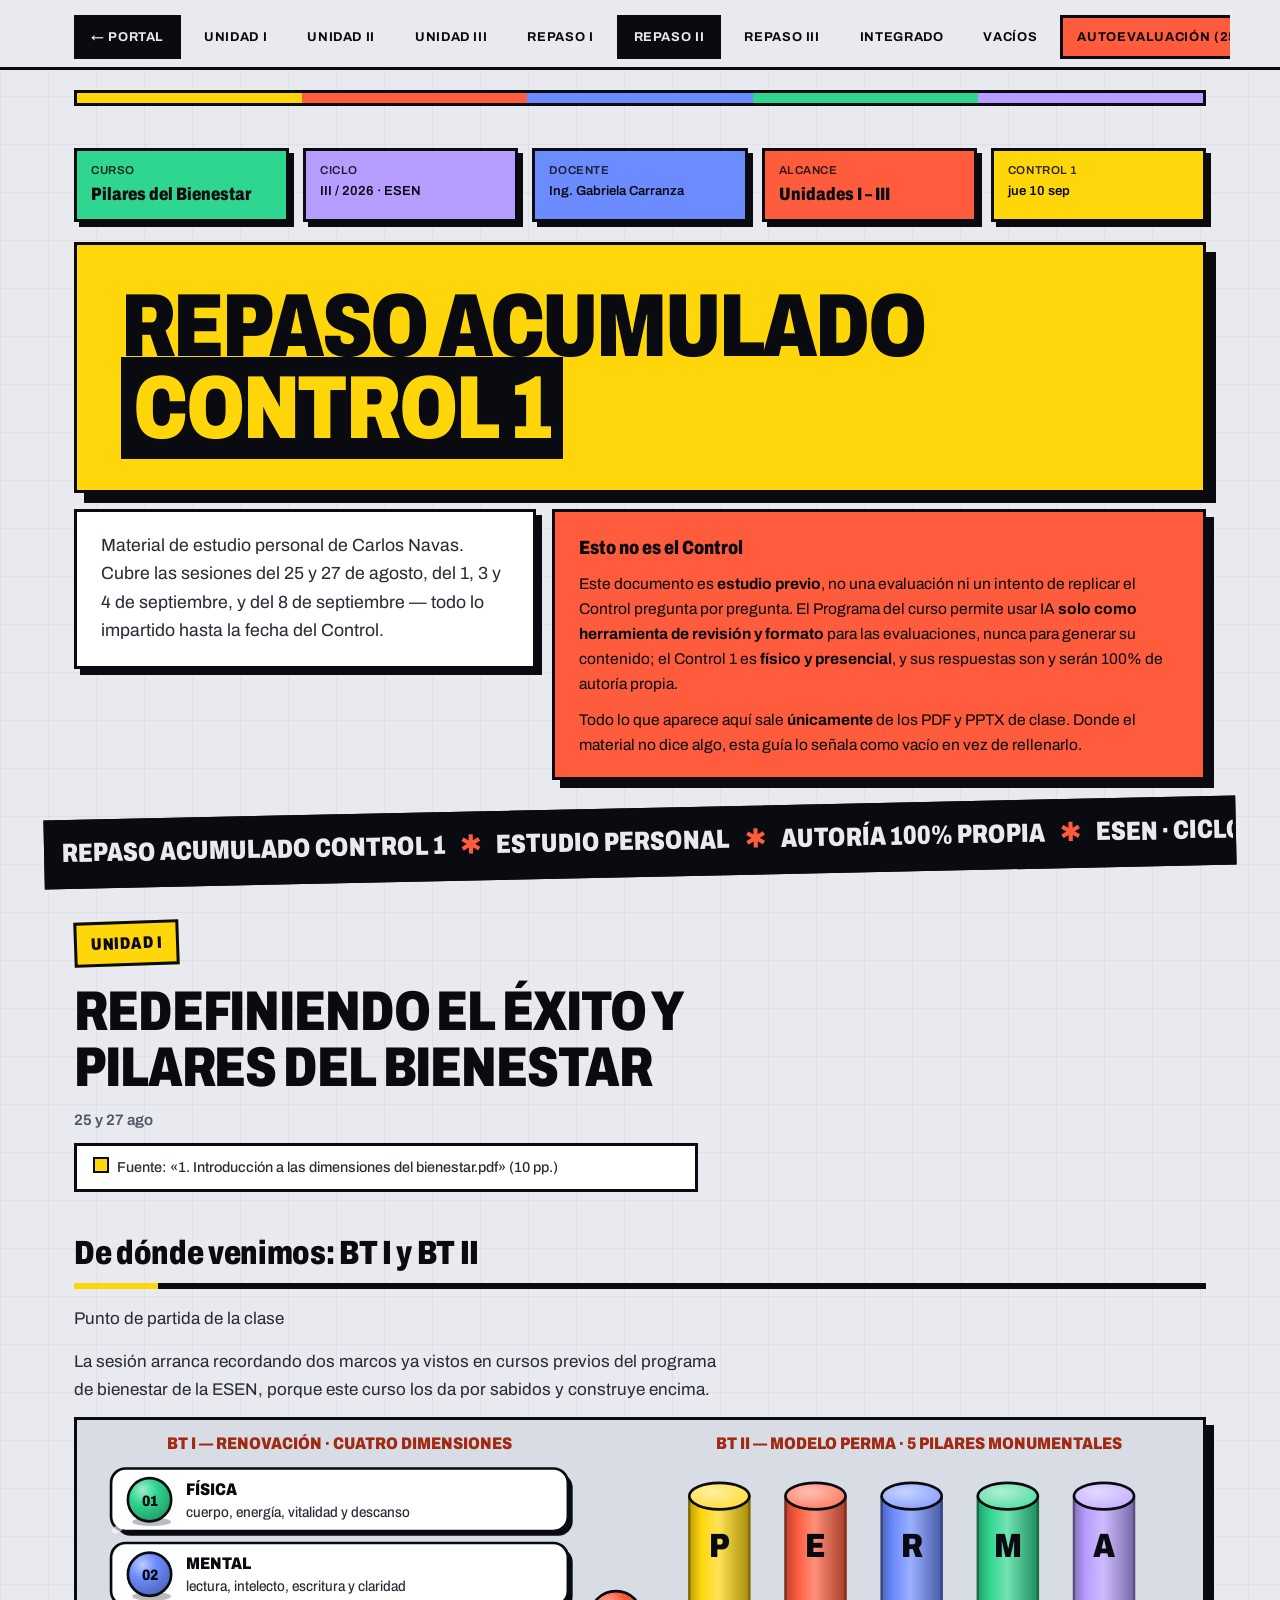
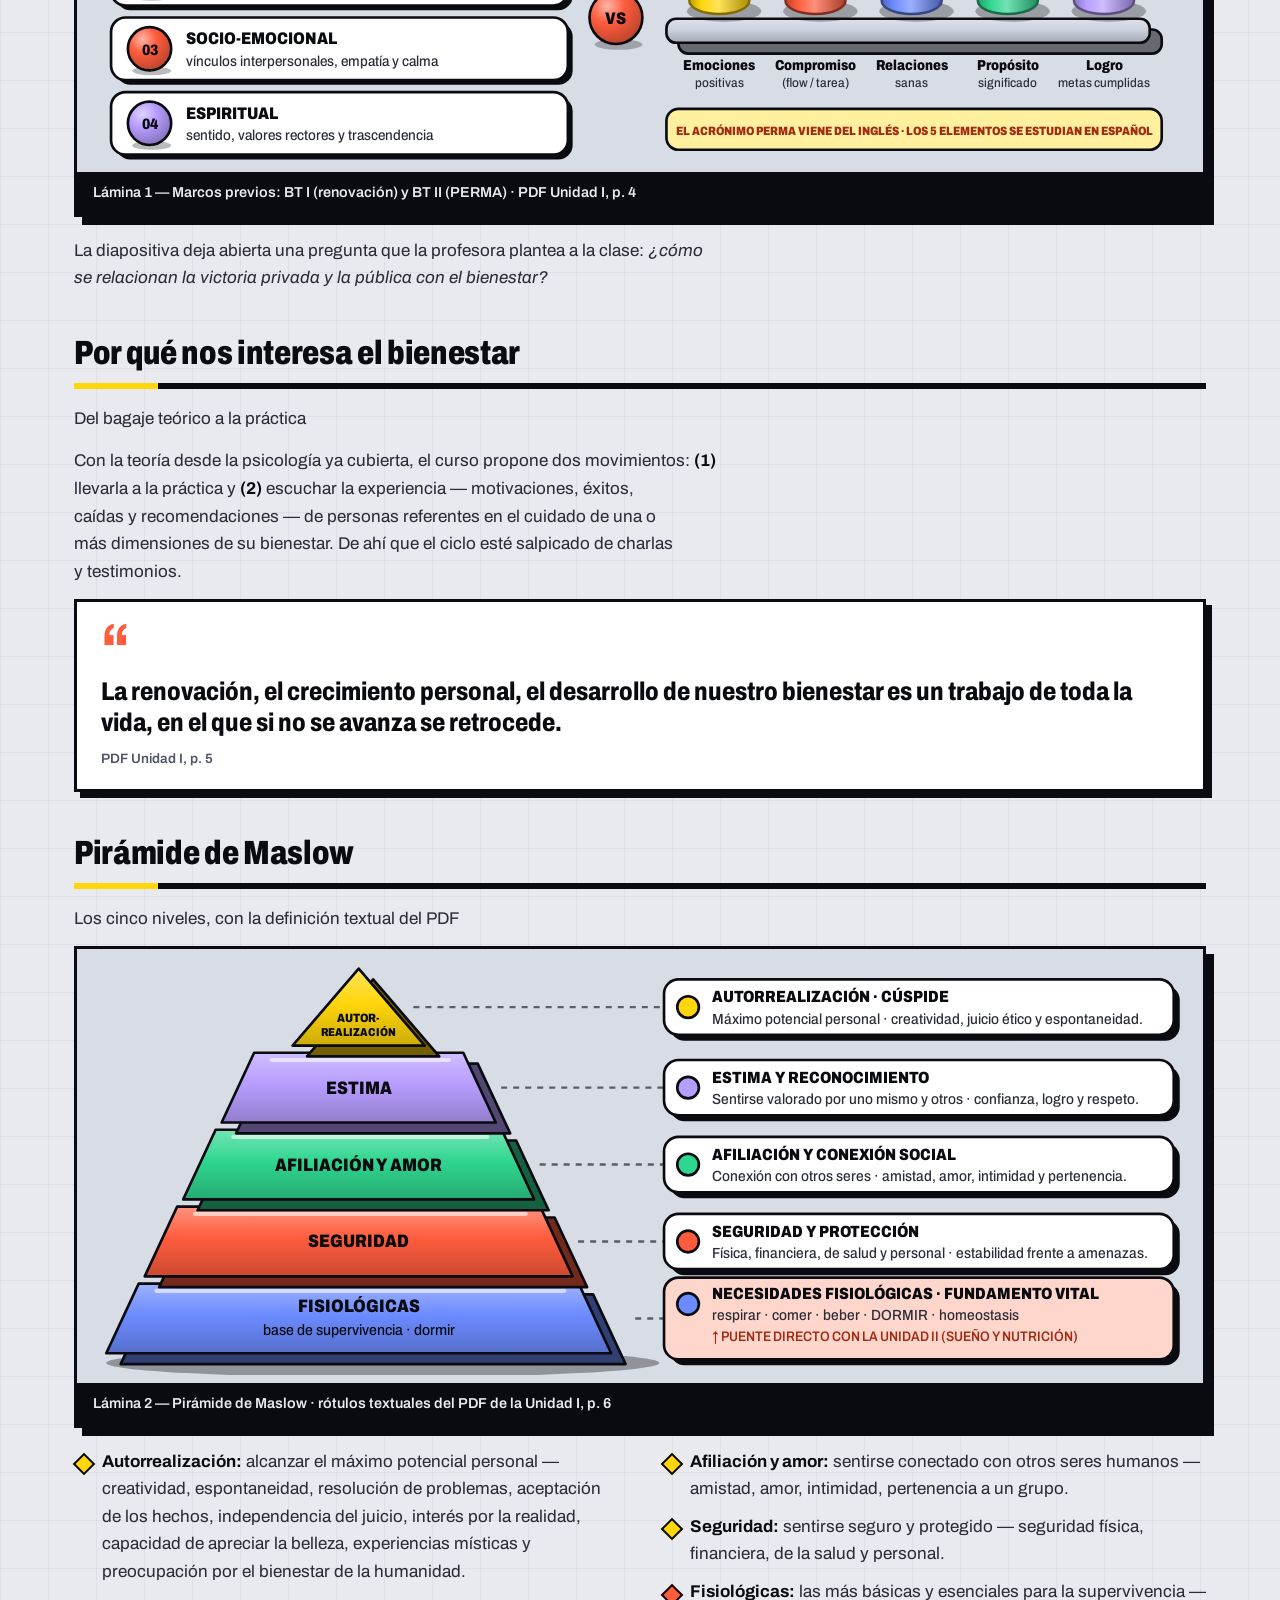
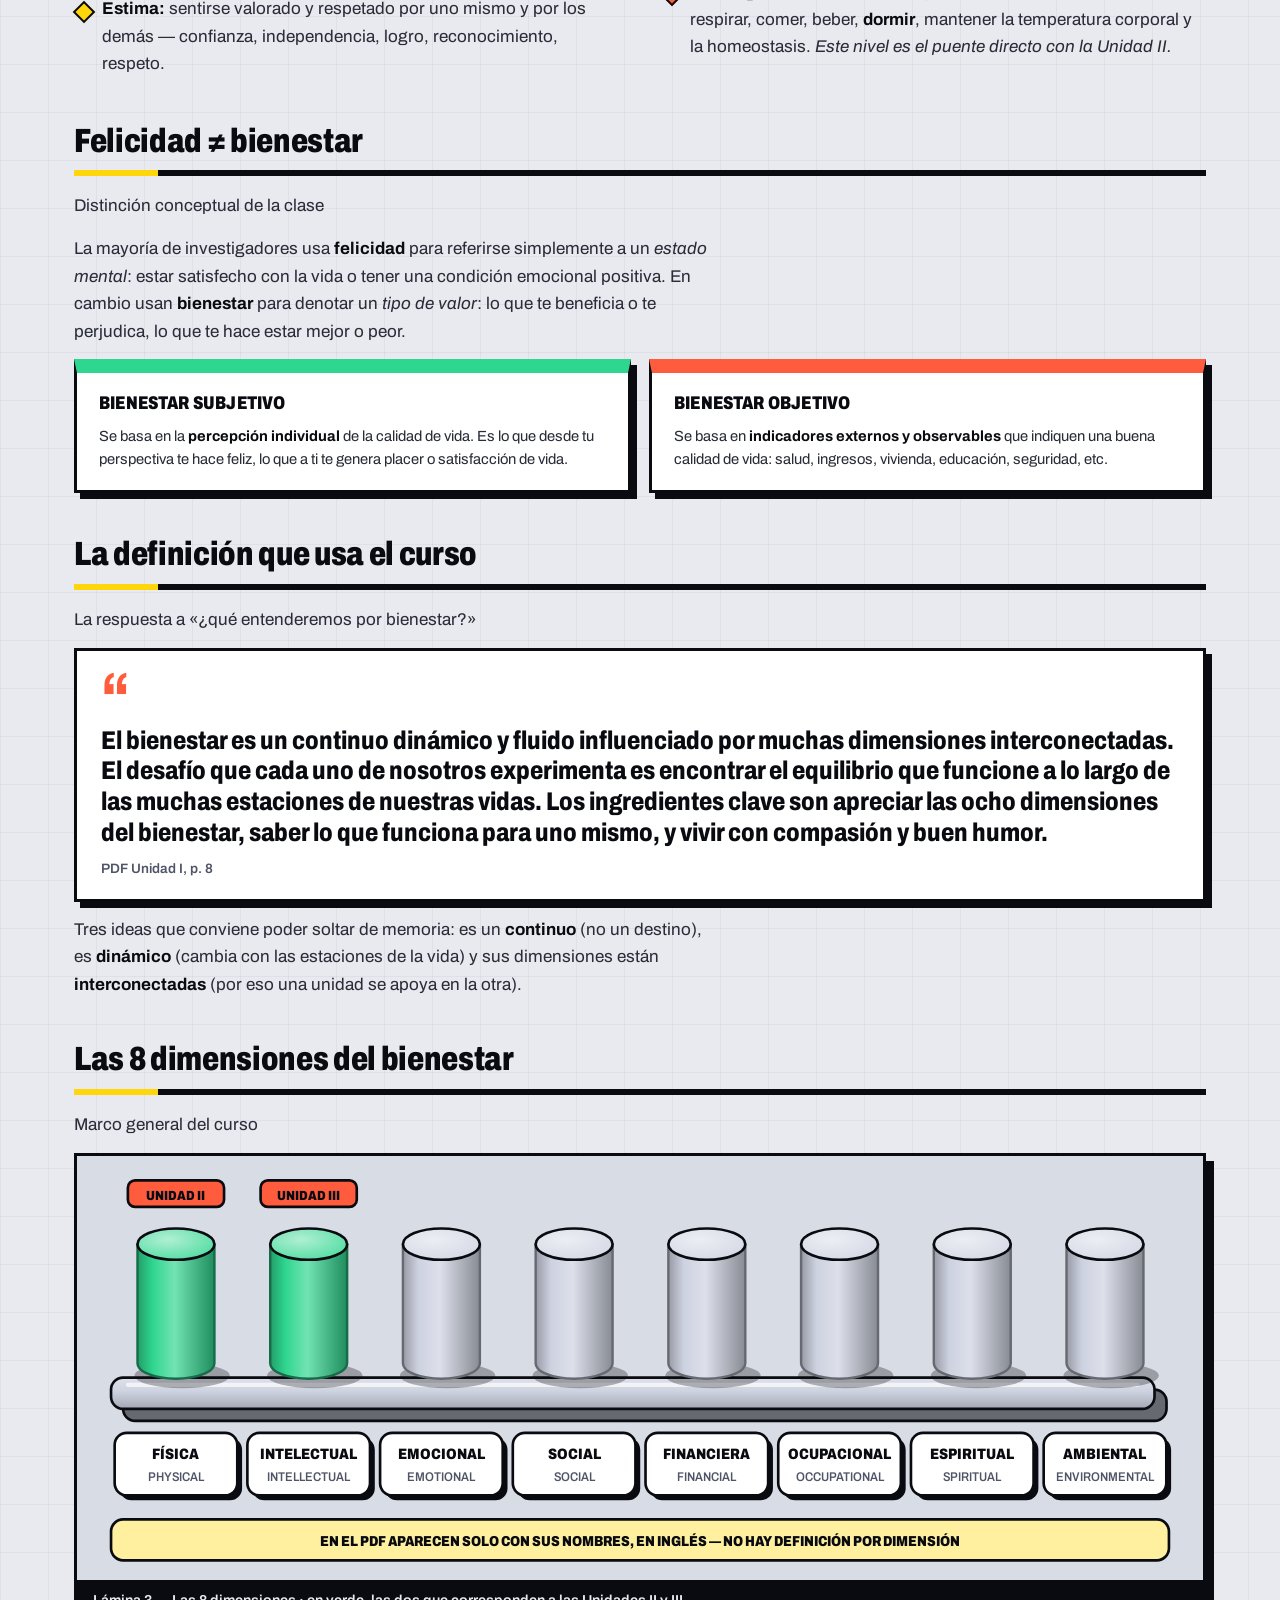
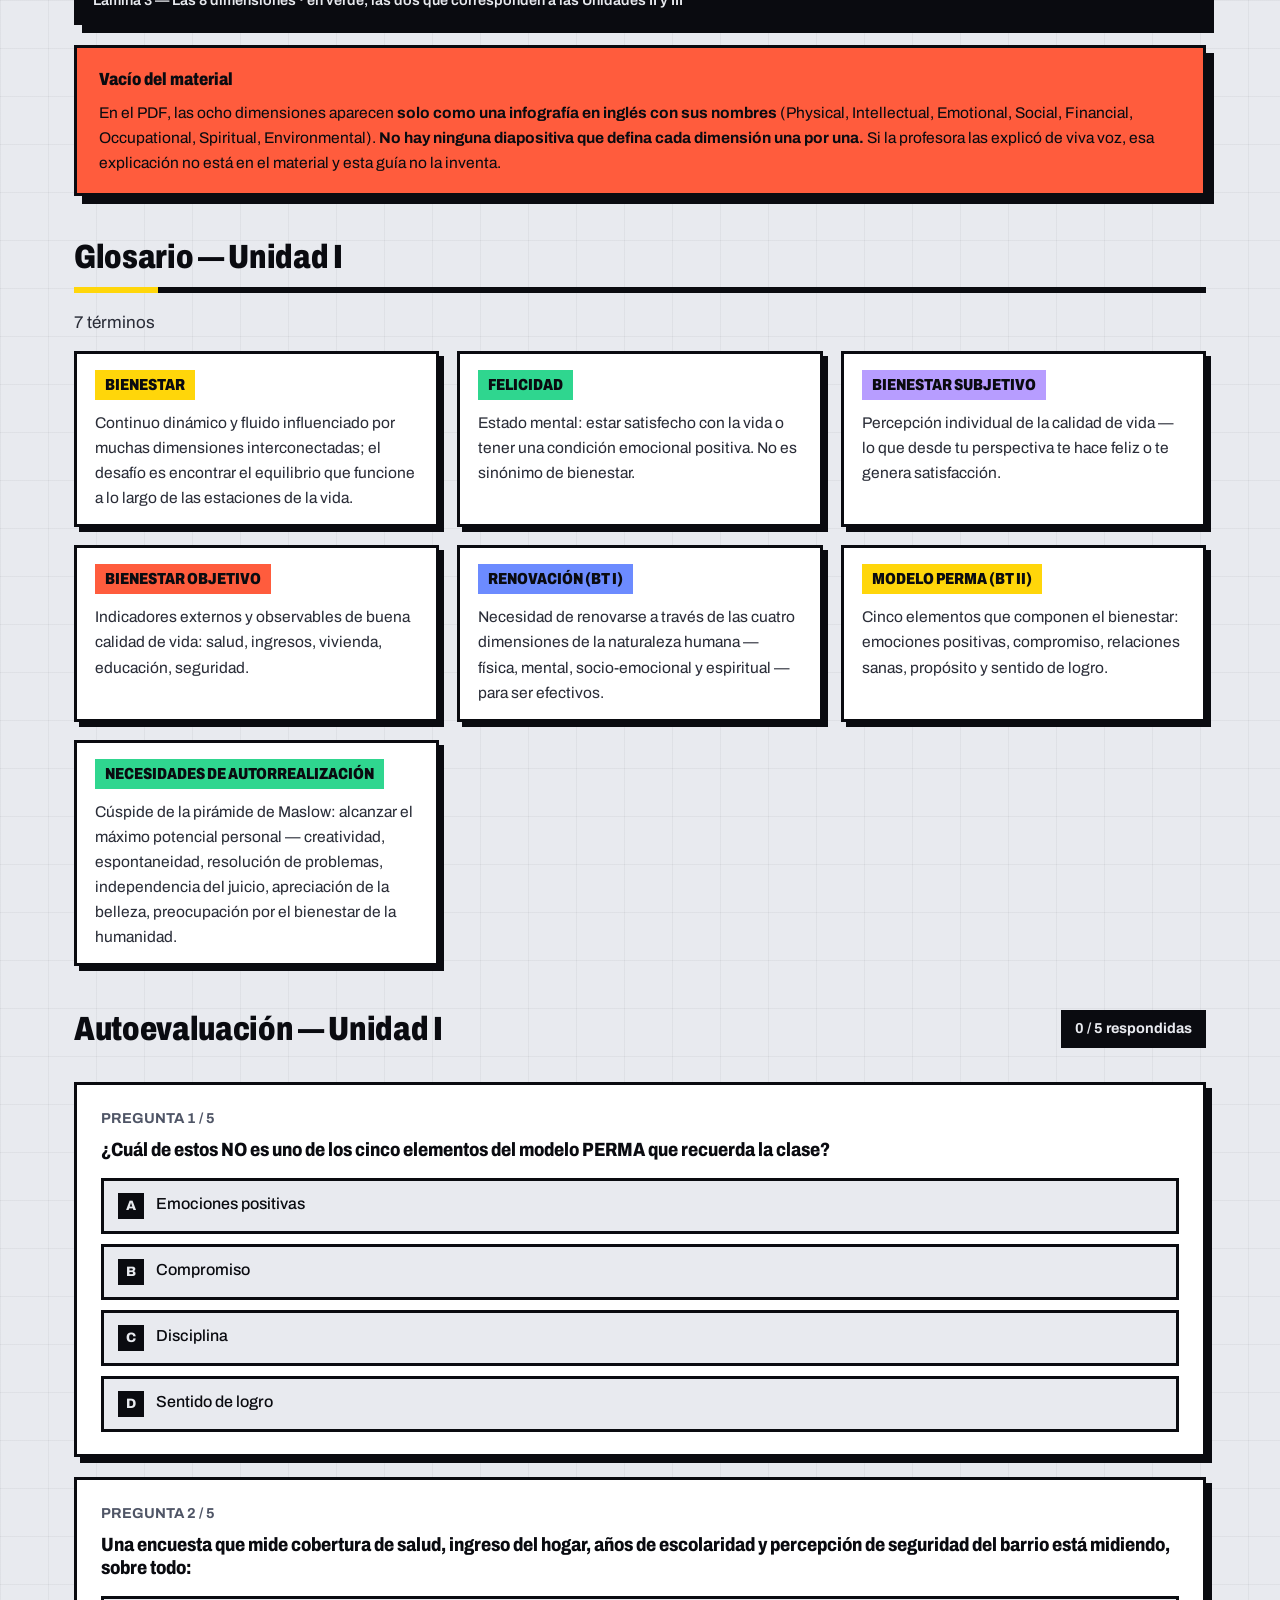
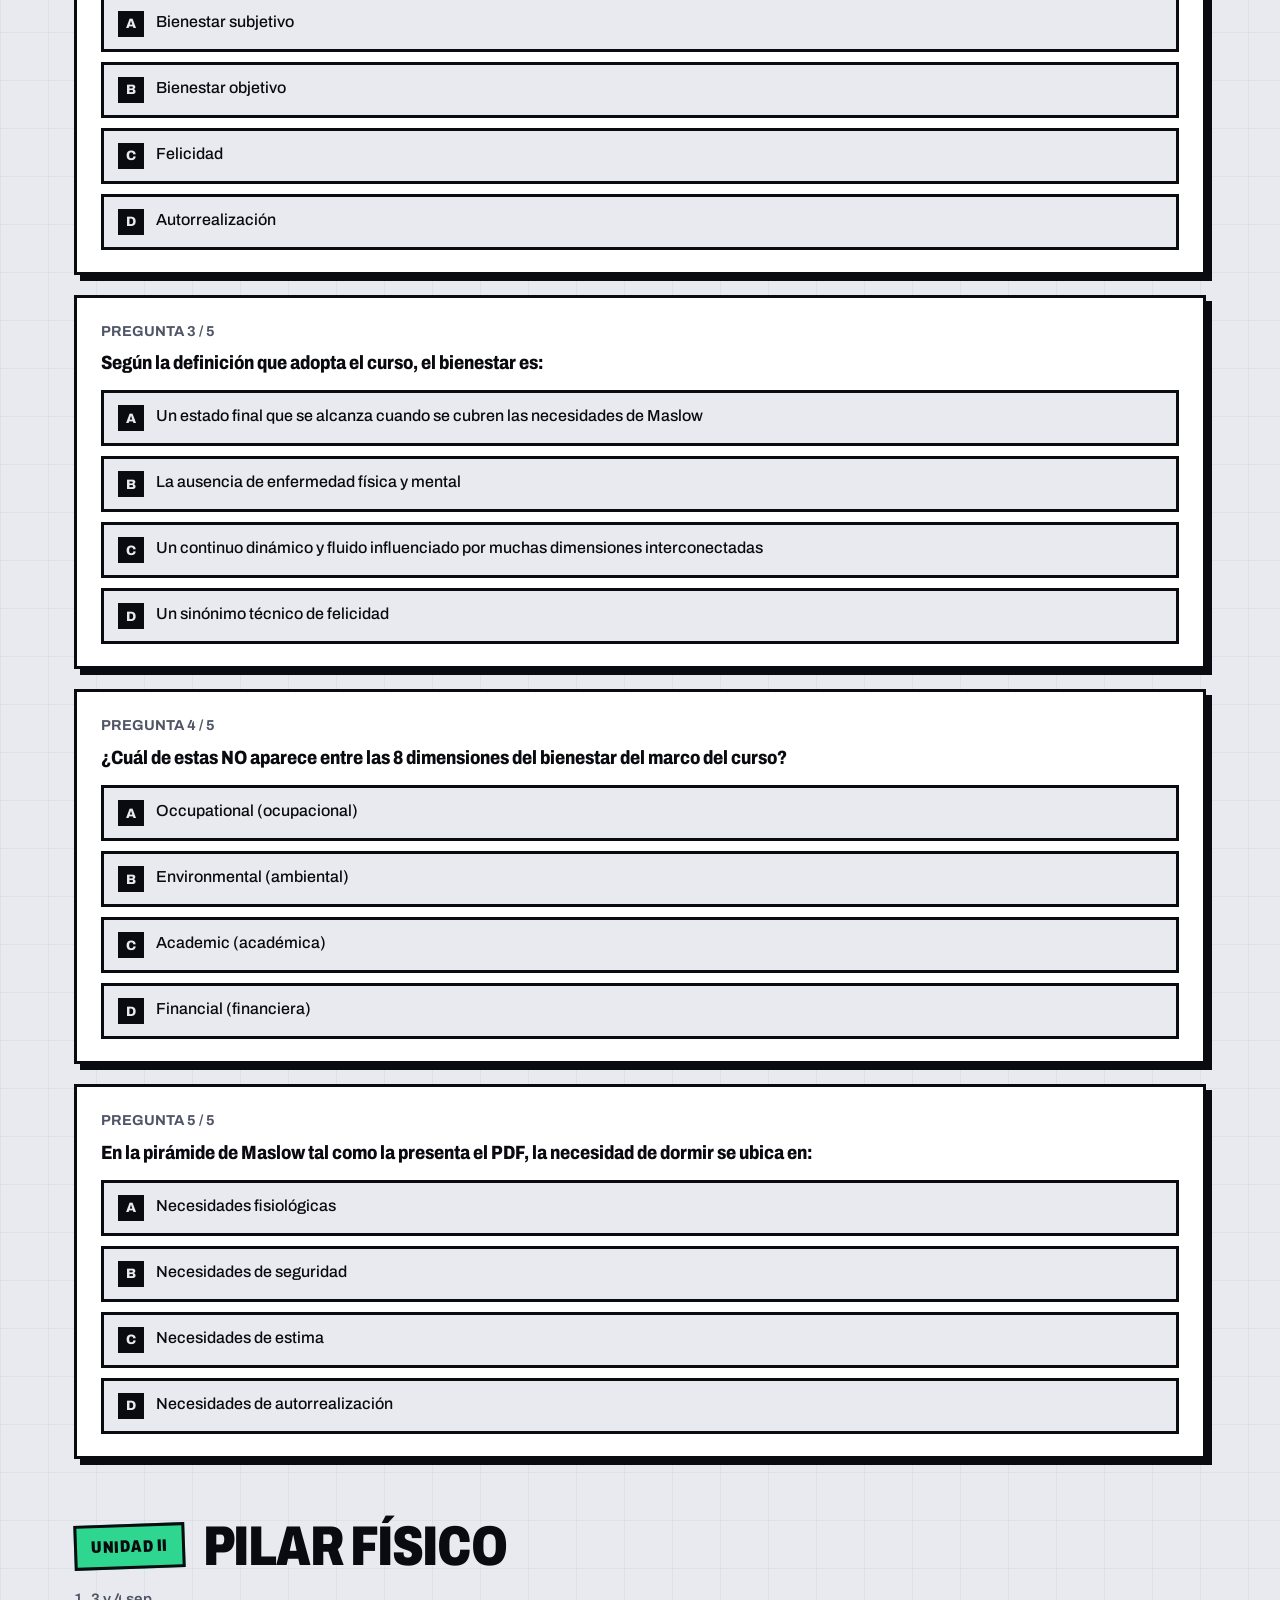
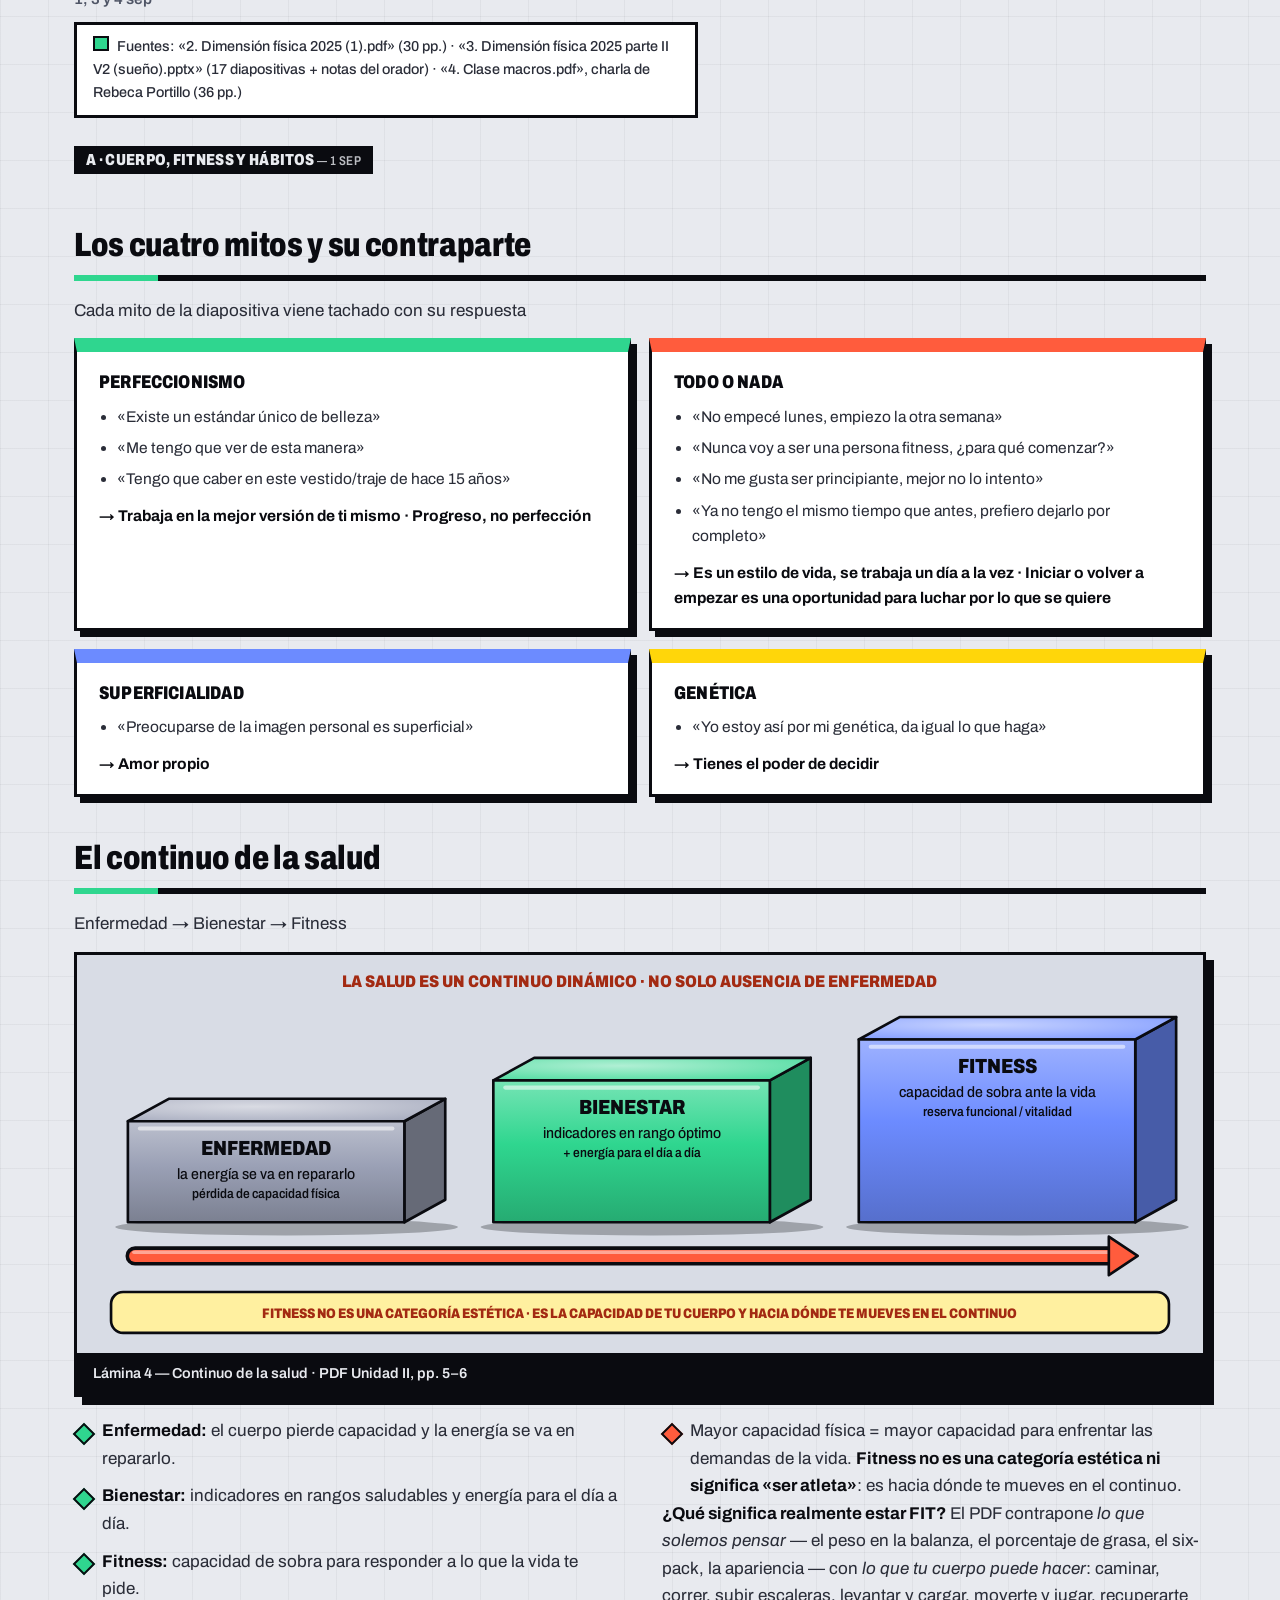
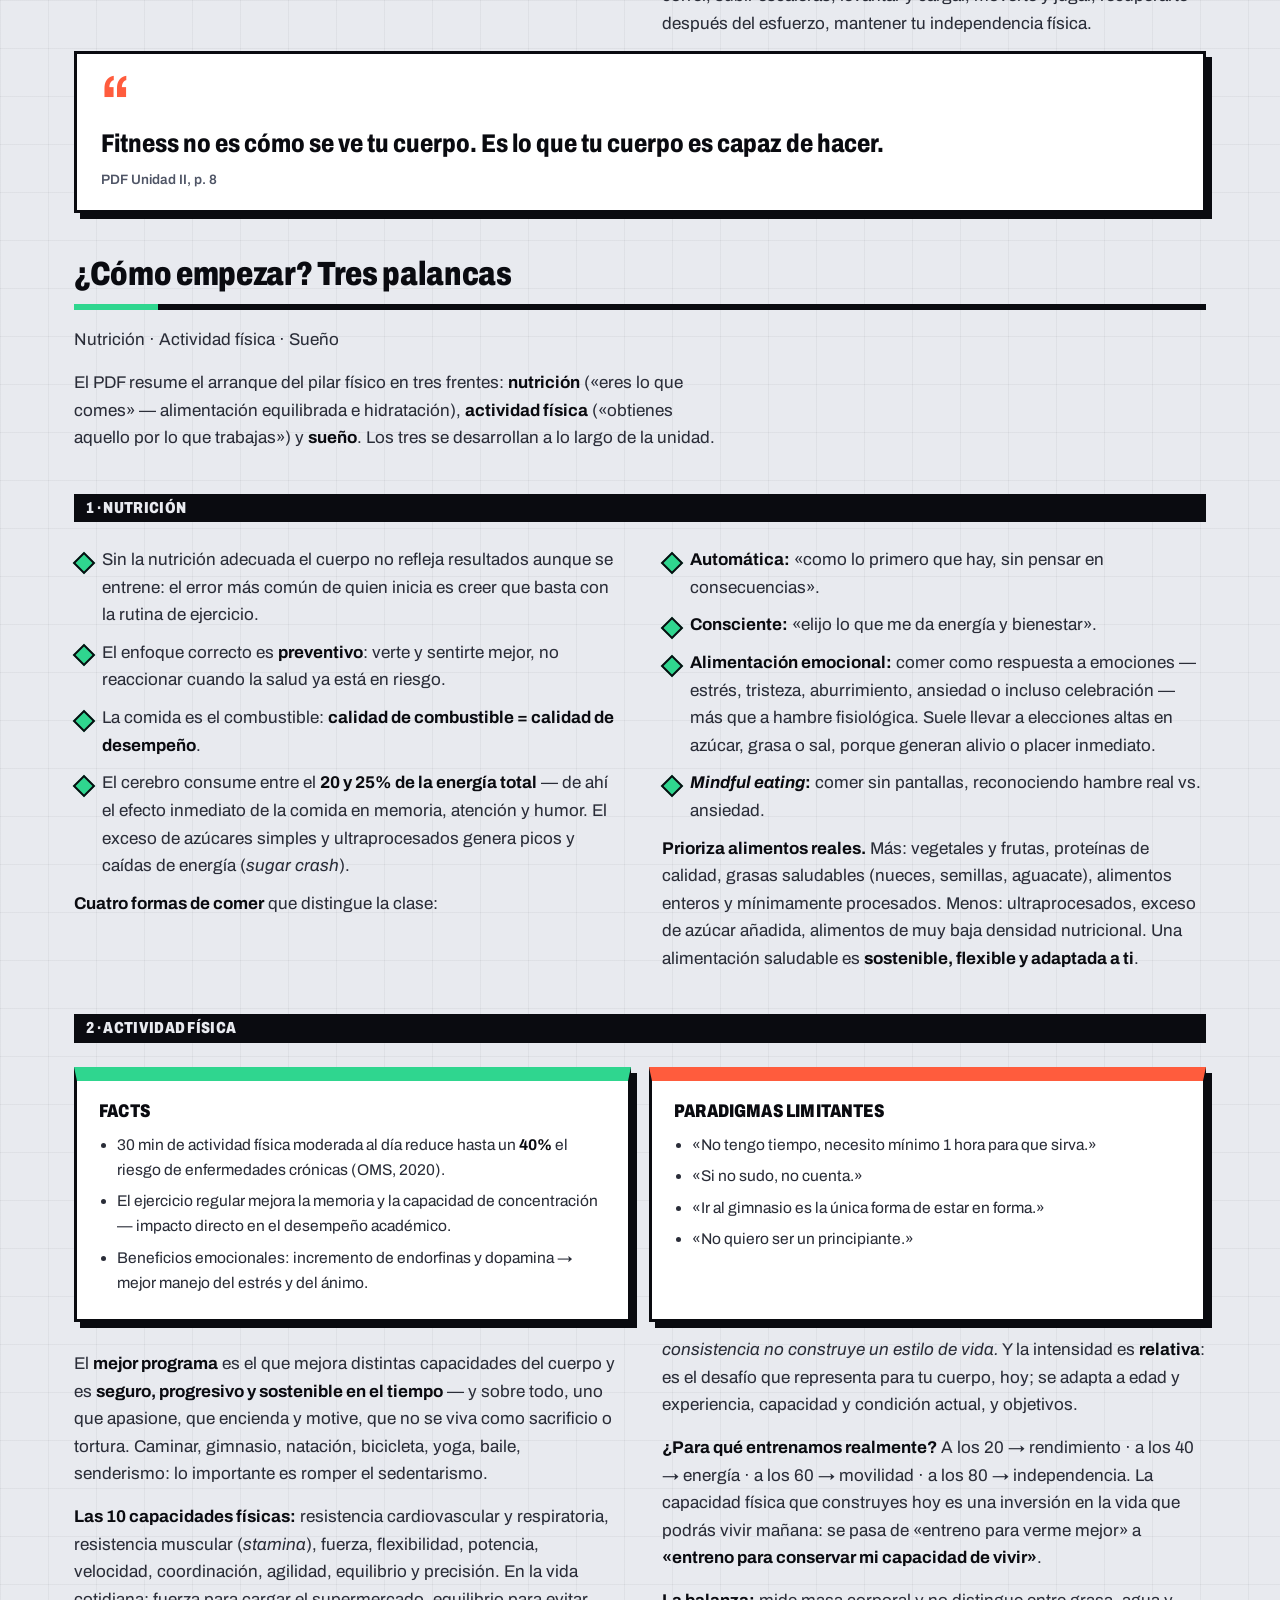
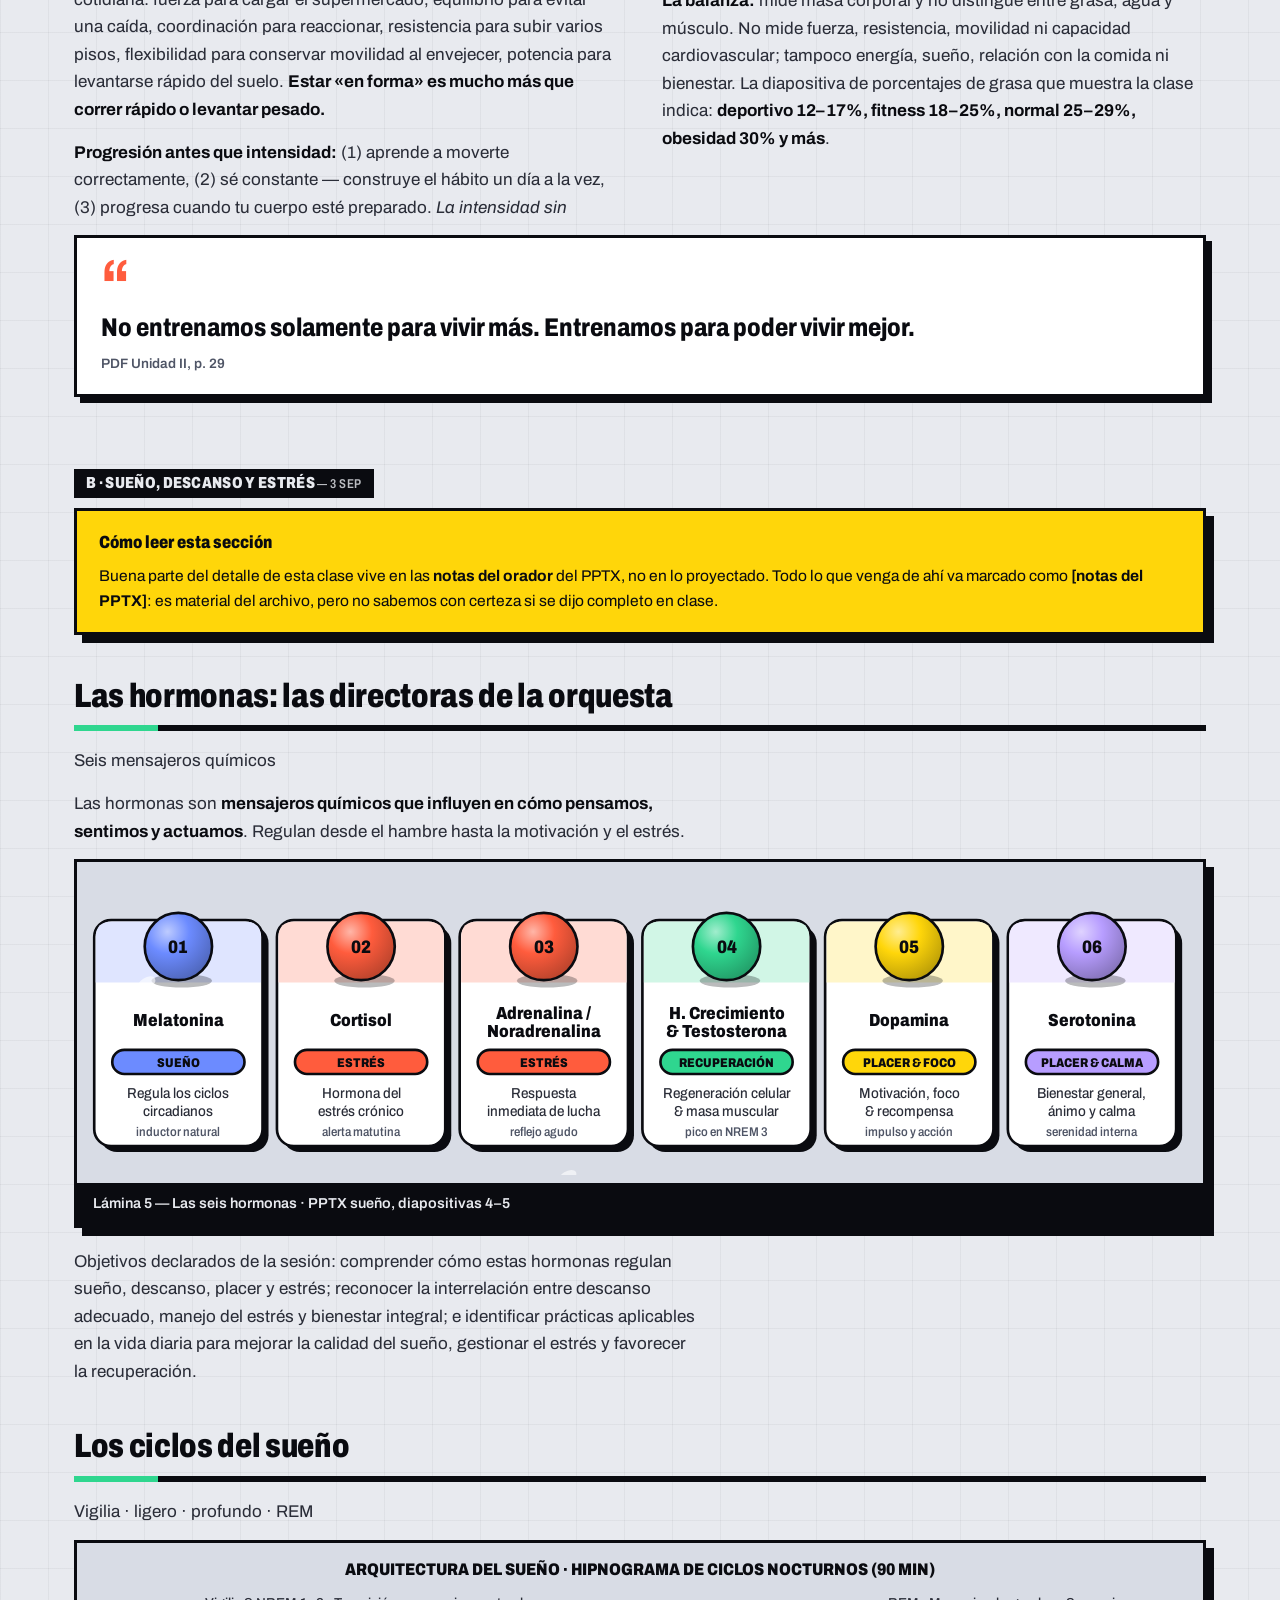
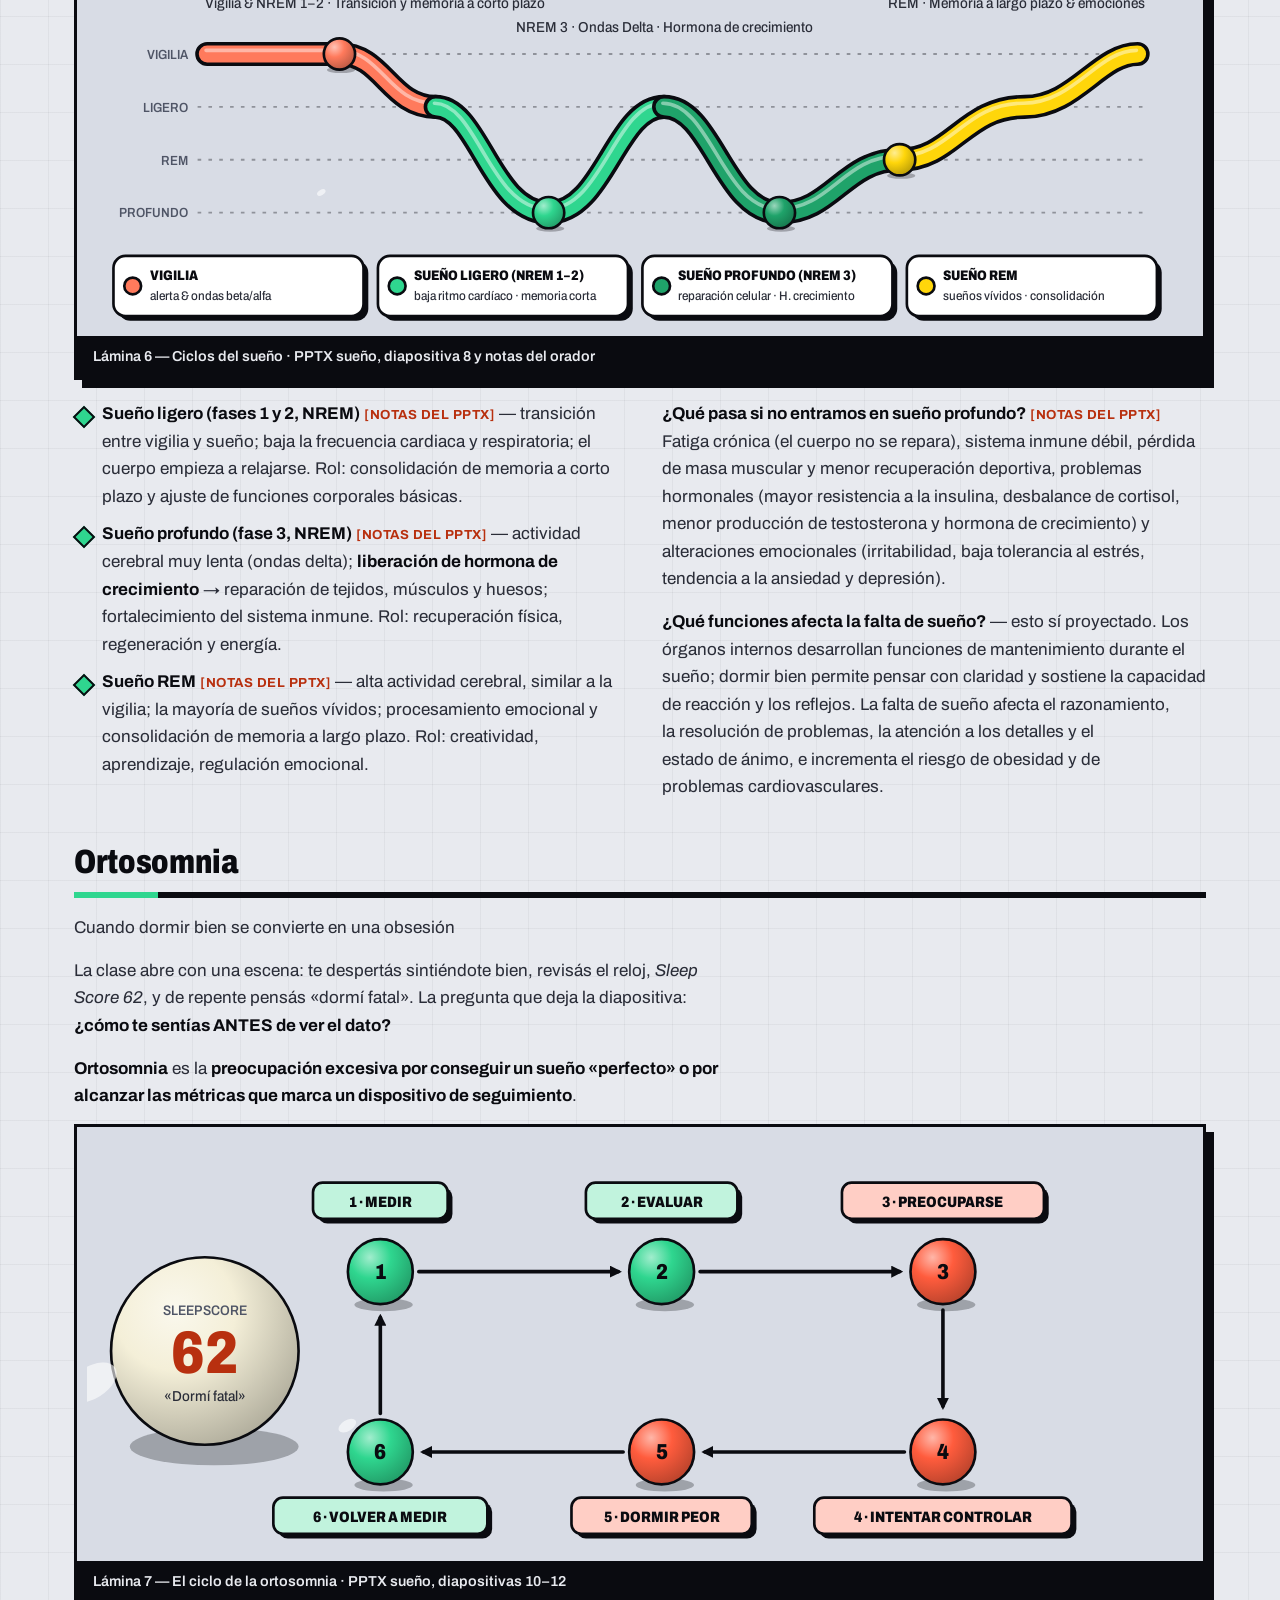
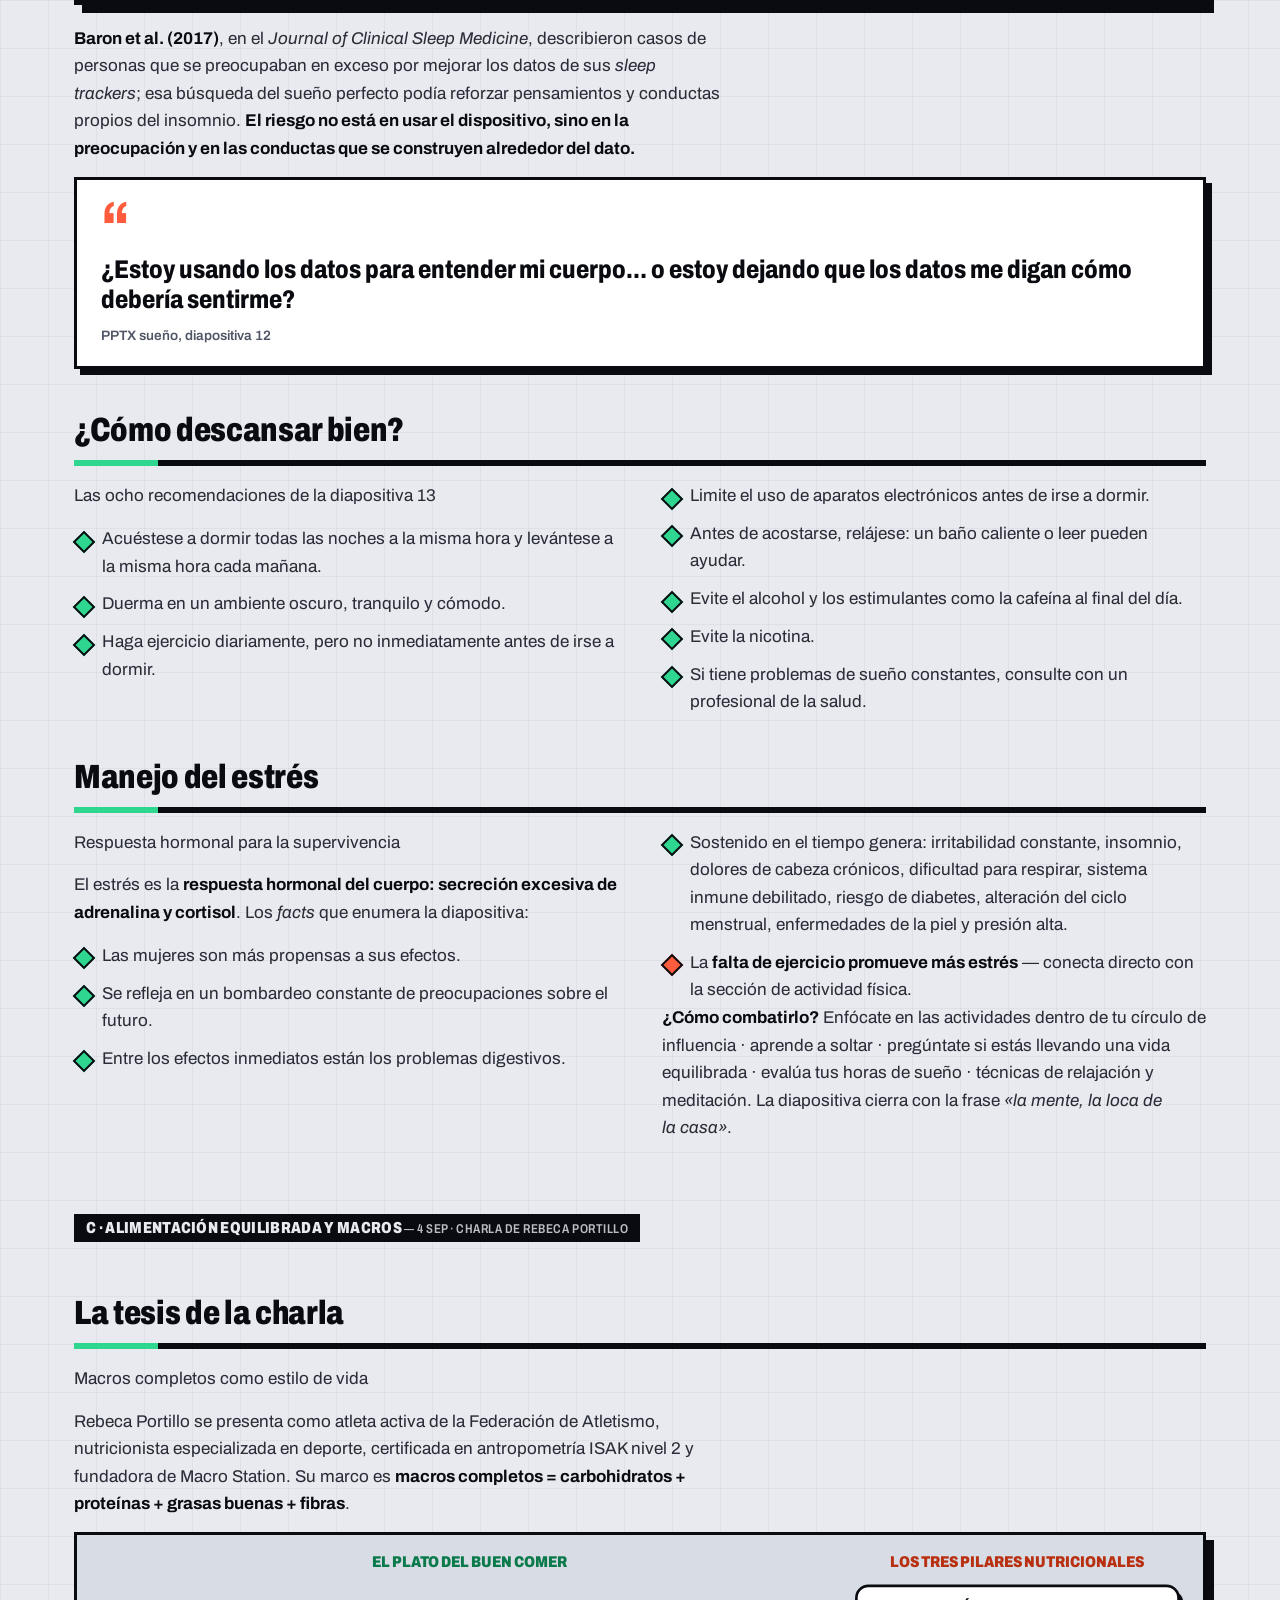
<file: docs/repaso-control-1/index.html>
<!doctype html>
<html lang="es">
<head>
<meta charset="UTF-8">
<meta name="viewport" content="width=device-width, initial-scale=1.0">
<meta name="color-scheme" content="light">
<title>Repaso — Control 1 · Pilares del Bienestar</title>
<style>
/*DESIGN:START*/
@import url('https://fonts.googleapis.com/css2?family=Archivo:wdth,wght@62..125,400..900&display=swap');

/* =====================================================================
   PILARES DEL BIENESTAR — Sistema de diseño "Bento Brutal" v2
   Fuente única: tools/design/brutal.css (se inyecta con tools/apply-design.mjs)

   Principios
   · Una sola familia (Archivo variable): el contraste viene del ANCHO y del PESO
     (titulares condensados y pesadísimos; texto en ancho normal).
   · Tiles planos de color con borde grueso y sombra dura (sin desenfoque).
   · Sin tiles dentro de tiles: el .block es texto abierto, los tiles son sus piezas.
   · Solo modo claro (se probó un modo noche y se descartó: los colores saturados no sobreviven bien).
   · El contenido SIEMPRE es visible: el motion solo mejora, nunca oculta.
   ===================================================================== */

/* ---------- Tokens ---------- */
:root{
  --paper:#E8EAEF; --paper-2:#D8DCE5; --card:#FFFFFF;
  --ink:#0A0B10; --ink-2:#2A2D38; --faint:#4F5566; --line:#B4B9C7;
  --grid:rgba(10,11,16,.045);
  --c-yellow:#FFD60A; --c-coral:#FF5C3D; --c-blue:#6C8BFF; --c-green:#2FD68F; --c-lilac:#B79DFF;
  --tile-y:#2B2508; --tile-c:#391810; --tile-b:#161F44; --tile-g:#0C2D1F; --tile-l:#271E46;
  --on-a:#0A0B10;           /* texto sobre un tile de color (modo día) */
  --n-edge:var(--ink); --n-shd:var(--ink);   /* tile neutro */
  --foot-bg:#0A0B10; --foot-fg:#E8EAEF;
  color-scheme:light;
  --a:var(--c-yellow);      /* acento del tile actual */

  --out:cubic-bezier(.16,1,.3,1);          /* ease-out expo */
  --out-q:cubic-bezier(.25,1,.5,1);        /* ease-out quart */
  --font:'Archivo',system-ui,sans-serif;

  --z-sticky:100; --z-progress:200; --z-confetti:300;

  /* alias heredados (los SVG y el HTML ya escrito los usan) */
  --bg:var(--paper); --bg-elev:var(--card); --bg-elev2:var(--paper-2);
  --border:var(--ink); --border-soft:var(--line);
  --text:var(--ink); --text-dim:var(--ink-2); --text-faint:var(--faint);
  --pine:#0A7A4B; --moss:#0A7A4B; --clay:#B8300F; --clay-deep:#A32A12; --sage:#4F7A63;
  --gold:#7A5300; --gold-doric:#7A5300; --gold-deep:#7A5300; --pine-light:#0A7A4B;
  --success:#0A7A4B; --danger:#B8300F;
  --marble:var(--card); --marble-elev:var(--card); --marble-elev2:var(--paper-2);

  /* rellenos planos de las láminas SVG */
  --svg-bg-start:#FFFFFF; --svg-bg-mid:#F6F7FA; --svg-bg-end:#ECEEF3;
  --svg-card-start:#FFFFFF; --svg-card-mid:#FFFFFF; --svg-card-end:#FFFFFF; --svg-card-edge:#FFFFFF;
  --svg-ped-start:#E6E9F0; --svg-ped-mid:#E6E9F0; --svg-ped-end:#E6E9F0;
  --svg-clay-bg-start:#FFD6CC; --svg-clay-bg-end:#FFD6CC;
  --svg-pine-bg-start:#C6F3DF; --svg-pine-bg-end:#C6F3DF;
  --svg-gold-bg-start:#FFF0A0; --svg-gold-bg-end:#FFF0A0;
  --svg-shaft-edge:#0A0B10; --svg-shaft-light:#F4F5F9; --svg-shaft-peak:#F4F5F9;
  --svg-shaft-mid:#F4F5F9; --svg-shaft-dark:#F4F5F9;
  --svg-greca:#0A0B10;
}
/* Superficie de un tile con acento (--a): relleno del color, borde y sombra de tinta, texto negro. */
*{
  --a-bg:var(--a); --a-fg:var(--on-a); --a-edge:var(--ink); --a-shd:var(--ink);
  --chip-bg:#0A0B10; --chip-fg:var(--a);
}

/* ---------- Base ---------- */
*{ box-sizing:border-box; }
html{ -webkit-text-size-adjust:100%; scroll-behavior:smooth; scroll-padding-top:84px; overflow-x:clip; }
html,body{ margin:0; padding:0; }
body{
  background-color:var(--paper); color:var(--ink);
  font-family:var(--font); font-weight:420; line-height:1.62; font-size:1.0625rem;
  background-image:linear-gradient(var(--grid) 1px,transparent 1px),linear-gradient(90deg,var(--grid) 1px,transparent 1px);
  background-size:48px 48px; overflow-x:clip;
}
::selection{ background:var(--c-yellow); color:#0A0B10; }
a{ color:var(--ink); text-decoration-thickness:3px; text-underline-offset:3px; text-decoration-color:var(--c-coral); }
a:hover{ background:var(--c-yellow); color:#0A0B10; text-decoration-color:#0A0B10; }
.wrap{ max-width:1180px; margin:0 auto; padding:0 24px; }

h1,h2,h3,h4{ font-family:var(--font); font-stretch:78%; font-weight:850; line-height:1; margin:0; letter-spacing:-.01em; color:var(--ink); text-wrap:balance; }
h1{ font-size:clamp(2.6rem,7.2vw,5.6rem); text-transform:uppercase; letter-spacing:-.025em; line-height:.92; }
h2{ font-size:clamp(2rem,4.8vw,3.5rem); text-transform:uppercase; letter-spacing:-.02em; }
h3{ font-size:clamp(1.5rem,2.8vw,2.1rem); line-height:1.04; }
h4{ font-size:1.15rem; line-height:1.15; }
p{ margin:0 0 1em; color:var(--ink-2); text-wrap:pretty; }
b,strong{ color:var(--ink); font-weight:700; }
.mono{ font-weight:600; font-variant-numeric:tabular-nums; }
:focus-visible{ outline:4px solid var(--c-blue); outline-offset:3px; }
.label{ font-weight:700; font-size:.78rem; letter-spacing:.06em; text-transform:uppercase; }

/* ---------- Barra superior ---------- */
.progress{ position:fixed; top:0; left:0; right:0; height:7px; z-index:var(--z-progress); pointer-events:none; }
.progress i{ display:block; height:100%; background:var(--c-coral); transform-origin:0 50%; transform:scaleX(var(--p,0)); }
nav.toc{ position:sticky; top:0; z-index:var(--z-sticky); background:var(--paper); border-bottom:3px solid var(--n-edge); padding-top:7px; }
nav.toc ul{ list-style:none; display:flex; gap:6px; margin:0 auto; padding:8px 24px; overflow-x:auto; max-width:1180px; align-items:center; scrollbar-width:none; }
nav.toc ul::-webkit-scrollbar{ display:none; }
nav.toc li{ flex:0 0 auto; }
nav.toc a{ display:flex; align-items:center; min-height:44px; padding:0 14px; font-weight:700; font-size:.8rem; letter-spacing:.05em; text-transform:uppercase;
  text-decoration:none; color:var(--ink); border:3px solid transparent; white-space:nowrap; transition:transform .25s var(--out), background .15s; }
nav.toc a:hover{ background:var(--c-yellow); color:#0A0B10; border-color:#0A0B10; transform:translateY(-3px) rotate(-1.2deg); }
nav.toc a.on{ background:var(--ink); color:var(--paper); border-color:var(--ink); }
nav.toc a.nav-temple{ background:var(--ink); color:var(--paper); border-color:var(--ink); }
nav.toc a.nav-temple:hover{ background:var(--c-yellow); color:#0A0B10; border-color:#0A0B10; }
nav.toc a.nav-highlight{ background:var(--c-coral); color:#0A0B10; border-color:#0A0B10; }

/* ---------- Franja de colores (antes: greca) ---------- */
.stripe{ height:16px; border:3px solid var(--n-edge); margin:20px 0;
  background:linear-gradient(90deg,var(--c-yellow) 0 20%,var(--c-coral) 0 40%,var(--c-blue) 0 60%,var(--c-green) 0 80%,var(--c-lilac) 0); }
.stripe.subtle{ height:10px; }

/* ---------- Tiles con acento (cabecera, notas, etc.) ---------- */
header.top > h1, .plate > div, .aviso, .note, .caso, .fb, .fcard, .chips li, .pager a,
.opt.good, .opt.bad, .split span, .btn.primary{
  background:var(--a-bg); color:var(--a-fg); border:3px solid var(--a-edge);
}
header.top > .lede{ background:var(--card); color:var(--ink-2); border:3px solid var(--n-edge); }
header.top > h1, .aviso, .note, .caso, .fcard{ box-shadow:8px 8px 0 var(--a-shd); }

/* ---------- Cabecera bento ---------- */
header.top{ display:grid; grid-template-columns:repeat(12,minmax(0,1fr)); gap:16px; padding:22px 0 0; }
header.top > *{ min-width:0; }
header.top > .plate{ grid-column:1/-1; }
header.top > h1{ --a:var(--c-yellow); grid-column:1/-1; padding:clamp(20px,3.4vw,40px) clamp(20px,3.4vw,44px); box-shadow:10px 10px 0 var(--a-shd); color:var(--a-fg); }
header.top > h1 em{ font-style:normal; background:var(--chip-bg); color:var(--chip-fg); padding:.02em .14em; box-decoration-break:clone; -webkit-box-decoration-break:clone; }
header.top > .lede{ grid-column:span 5; margin:0; box-shadow:6px 6px 0 var(--n-shd); padding:20px 24px; font-size:1.1rem; align-self:start; }
header.top > .aviso{ grid-column:span 7; margin:0; align-self:start; }
.lede{ max-width:64ch; }
.lede b{ background:var(--c-yellow); color:#0A0B10; padding:0 .2em; }

.plate{ display:grid; grid-template-columns:repeat(auto-fit,minmax(170px,1fr)); gap:14px; margin:0 0 4px; font-size:.82rem; }
.plate > div{ box-shadow:5px 5px 0 var(--a-shd); padding:10px 14px; font-weight:600; transition:transform .25s var(--out), box-shadow .25s; }
.plate > div:nth-child(5n+1){ --a:var(--c-green); } .plate > div:nth-child(5n+2){ --a:var(--c-lilac); }
.plate > div:nth-child(5n+3){ --a:var(--c-blue); }  .plate > div:nth-child(5n+4){ --a:var(--c-coral); }
.plate > div:nth-child(5n+5){ --a:var(--c-yellow); }
.plate > div:hover{ transform:translate(-3px,-3px) rotate(-1deg); box-shadow:9px 9px 0 var(--a-shd); }
.plate span{ display:block; font-size:.72rem; font-weight:600; letter-spacing:.05em; text-transform:uppercase; opacity:.85; }
.plate b{ color:var(--a-fg); font-stretch:80%; font-weight:850; font-size:1.12rem; }

.aviso{ --a:var(--c-coral); padding:20px 24px; }
.aviso .tag{ display:block; font-stretch:80%; font-weight:850; font-size:1.2rem; text-transform:none; letter-spacing:0; margin-bottom:8px; color:var(--a-fg); }
.aviso p, .aviso b{ color:var(--a-fg); font-size:.97rem; margin:0; }
.aviso p + p{ margin-top:.7em; }

/* ---------- Cinta de texto en movimiento ---------- */
.ticker{ overflow:hidden; background:var(--ink); color:var(--paper); border:3px solid var(--ink); margin:28px -30px; transform:rotate(-1.2deg); padding:10px 0; position:relative; }
.ticker.alt{ background:var(--c-yellow); color:#0A0B10; border-color:#0A0B10; transform:rotate(1deg); }
.ticker-track{ display:flex; width:max-content; animation:tick 30s linear infinite; }
.ticker.alt .ticker-track{ animation-direction:reverse; animation-duration:38s; }
.ticker-track span{ font-stretch:78%; font-weight:850; font-size:clamp(1.15rem,2.4vw,1.65rem); text-transform:uppercase; white-space:nowrap; padding:0 .9rem; }
.ticker-track span.dot{ color:var(--c-coral); padding:0; }
.ticker.alt .ticker-track span.dot{ color:#0A0B10; }
.ticker:hover .ticker-track{ animation-play-state:paused; }

/* ---------- Unidades ---------- */
section.unit{ --accent:var(--c-yellow); padding:16px 0 0; margin-top:26px; position:relative; }
section.unit:nth-of-type(5n+2){ --accent:var(--c-green); }
section.unit:nth-of-type(5n+3){ --accent:var(--c-lilac); }
section.unit:nth-of-type(5n+4){ --accent:var(--c-coral); }
section.unit:nth-of-type(5n+5){ --accent:var(--c-blue); }
.unit-head{ display:flex; gap:18px; align-items:center; flex-wrap:wrap; margin-bottom:0; }
.unit-num{ font-weight:850; font-stretch:80%; font-size:1.05rem; letter-spacing:.03em; text-transform:uppercase; background:var(--accent); color:#0A0B10;
  border:3px solid var(--n-edge); padding:6px 14px; transform:rotate(-2deg); display:inline-block; }
.unit-dates{ font-weight:600; font-size:.95rem; color:var(--faint); margin:12px 0 4px; }
.fuente{ font-size:.9rem; font-weight:500; color:var(--ink-2); background:var(--card); border:3px solid var(--n-edge); padding:10px 16px; margin:10px 0 0; max-width:78ch; }
.fuente::before{ content:""; display:inline-block; width:.8em; height:.8em; background:var(--accent); border:2px solid var(--n-edge); margin-right:.6em; vertical-align:-.05em; }

/* ---------- Bloques: texto abierto + tiles ---------- */
.block{ display:grid; grid-template-columns:repeat(12,minmax(0,1fr)); column-gap:28px; row-gap:14px; margin:44px 0; align-items:start; }
.block > *{ grid-column:1/-1; min-width:0; margin-top:0; margin-bottom:0; }
.block > :is(p,ul,ol){ grid-column:1/8; }                 /* sin JS: columna de lectura a la izquierda */
.block > .prose{ grid-column:1/-1; }                       /* con JS: párrafos y listas consecutivos van en .prose */
.block > .prose:not(.cols){ grid-column:1/8; }
.block > .prose.cols{ columns:2; column-gap:44px; }
.block > .prose:not(.cols) + .note{ grid-column:8/-1; }   /* la nota se sienta junto al texto corto que la precede */
.prose > :is(p,ul,ol){ margin-bottom:.9em; orphans:3; widows:3; }
.prose > :last-child{ margin-bottom:0; }
.prose ul.clean li{ break-inside:avoid; }
.block > h3{ display:block; padding-bottom:12px; border-bottom:6px solid var(--n-edge); margin-bottom:2px; position:relative; }
.block > h3::after{ content:""; position:absolute; left:0; bottom:-6px; width:84px; height:6px; background:var(--accent); }
.block > .sub{ display:block; font-weight:600; font-size:1rem; color:var(--ink-2); margin:0; text-transform:none; letter-spacing:0; padding-top:4px; }
.tagline{ font-weight:700; font-size:.82rem; color:var(--clay); letter-spacing:.04em; text-transform:uppercase; }
:is(.note,.caso,.fb,.aviso,.fcard,.opt) .tagline{ color:var(--a-fg); }
dl.glos dt .tagline{ color:#0A0B10; font-size:.72rem; margin-left:6px; }
h4.sec .mono{ color:inherit !important; opacity:.8; font-size:.8rem !important; letter-spacing:.04em !important; }
.hl{ background:var(--c-yellow); color:#0A0B10; font-weight:700; padding:0 .25em; }
h4.sec{ display:inline-block; font-size:1rem; text-transform:uppercase; letter-spacing:.02em; margin:28px 0 10px; background:var(--ink); color:var(--paper); padding:5px 12px; }

ul.clean{ margin:0; padding:0; list-style:none; }
ul.clean li{ position:relative; padding-left:28px; margin-bottom:.6em; color:var(--ink-2); }
ul.clean li::before{ content:""; position:absolute; left:2px; top:.5em; width:12px; height:12px; background:var(--accent); border:2.5px solid var(--n-edge); transform:rotate(45deg); }
ul.clean li.clay::before{ background:var(--c-coral); }

/* tiles neutros: 2 y 3 columnas */
.two, .three{ display:grid; gap:18px; }
.two{ grid-template-columns:repeat(2,minmax(0,1fr)); }
.three{ grid-template-columns:repeat(auto-fit,minmax(240px,1fr)); }
.two > div, .three > div{ border:3px solid var(--n-edge); background:var(--card); padding:20px 22px 18px; border-top-width:14px; box-shadow:6px 6px 0 var(--n-shd);
  transition:transform .3s var(--out), box-shadow .3s; }
.two > div:nth-child(5n+1), .three > div:nth-child(5n+1){ border-top-color:var(--c-green); }
.two > div:nth-child(5n+2), .three > div:nth-child(5n+2){ border-top-color:var(--c-coral); }
.two > div:nth-child(5n+3), .three > div:nth-child(5n+3){ border-top-color:var(--c-blue); }
.two > div:nth-child(5n+4), .three > div:nth-child(5n+4){ border-top-color:var(--c-yellow); }
.two > div:nth-child(5n+5), .three > div:nth-child(5n+5){ border-top-color:var(--c-lilac); }
.two > div:hover, .three > div:hover{ transform:translate(-4px,-4px); box-shadow:11px 11px 0 var(--n-shd); }
.two h4, .three h4{ text-transform:uppercase; letter-spacing:.01em; margin:0 0 10px; }
.two ul{ margin:0; padding-left:18px; }
.two li{ color:var(--ink-2); font-size:.97rem; margin-bottom:.4em; }
.two .resp{ margin:12px 0 0; color:var(--ink); font-weight:700; font-size:.97rem; }
.three p{ margin:0 0 .5em; font-size:.97rem; }
.three p:last-child{ margin-bottom:0; }
.three .lab{ display:inline-block; font-weight:700; font-size:.74rem; letter-spacing:.06em; text-transform:uppercase; background:var(--chip-bg); color:var(--chip-fg); padding:2px 9px; margin-bottom:8px; }
@media (max-width:700px){ .two{ grid-template-columns:1fr; } }

/* notas y citas (a la derecha del texto) */
.note{ --a:var(--c-yellow); padding:18px 22px; font-size:.97rem; }
.note p, .note b{ color:var(--a-fg); margin:0; }
.note .tag{ display:block; font-stretch:80%; font-weight:850; font-size:1.1rem; text-transform:none; letter-spacing:0; margin-bottom:6px; color:var(--a-fg); }
.note.gap{ --a:var(--c-coral); }
blockquote{ margin:0; padding:22px 24px; border:3px solid var(--n-edge); background:var(--card); box-shadow:6px 6px 0 var(--n-shd);
  font-stretch:82%; font-weight:800; font-size:clamp(1.2rem,2.3vw,1.6rem); line-height:1.2; color:var(--ink); }
blockquote::before{ content:"“"; display:block; font-size:4.2rem; line-height:.7; color:var(--c-coral); margin-bottom:6px; }
blockquote cite{ display:block; font-stretch:100%; font-weight:600; font-size:.85rem; font-style:normal; color:var(--faint); margin-top:12px; }

/* ---------- Láminas ---------- */
figure.diag{ margin:0 0 6px; border:3px solid var(--n-edge); background:var(--paper-2); padding:10px 10px 0; overflow:hidden; box-shadow:8px 8px 0 var(--n-shd); }
figure.diag .scroller{ overflow-x:auto; padding-bottom:8px; }
figure.diag svg{ display:block; width:100%; height:auto; }
figure.diag figcaption{ font-weight:600; font-size:.9rem; background:var(--ink); color:var(--paper); margin:0 -10px; padding:9px 16px; }
figure.diag svg text[font-family*="Cinzel"]{ font-family:var(--font); font-stretch:86%; font-weight:800; letter-spacing:.01em; }
figure.diag svg text[font-family*="Cormorant"]{ font-family:var(--font); font-stretch:72%; font-style:normal; font-weight:560; }
figure.diag svg text[font-family*="Plex"]{ font-family:var(--font); font-stretch:78%; font-weight:600; letter-spacing:.02em; }
figure.diag svg text[font-family*="Work Sans"]{ font-family:var(--font); }
figure.diag svg [filter]{ filter:none; }
figure.diag svg [fill*="meander"]{ display:none; }
figure.diag svg :is(rect,polygon,circle,ellipse)[stroke]{ stroke:var(--ink); stroke-width:2.2px; }
figure.diag svg :is(linearGradient,radialGradient)[id$="-gk-clay"] stop{ stop-color:#E5472C; }
figure.diag svg :is(linearGradient,radialGradient)[id$="-gk-pine"] stop,
figure.diag svg :is(linearGradient,radialGradient)[id$="-gk-shaft-pine"] stop{ stop-color:#0B6B44; }
figure.diag svg :is(linearGradient,radialGradient)[id$="-gk-moss"] stop{ stop-color:#14925F; }
figure.diag svg :is(linearGradient,radialGradient)[id$="-gk-gold"] stop{ stop-color:#F5B800; }
figure.diag svg :is(linearGradient,radialGradient)[id$="-gk-nocturnal"] stop{ stop-color:#16191D; }
figure.diag svg :is(linearGradient,radialGradient)[id$="-shaft"] stop,
figure.diag svg :is(linearGradient,radialGradient)[id$="-shaft-light"] stop{ stop-color:var(--svg-shaft-mid); }

.sv text{ font-family:var(--font); }
.sv .h{ font-stretch:84%; font-weight:850; fill:var(--ink); }
.sv .t{ fill:var(--ink); }
.sv .d{ fill:var(--ink-2); font-stretch:92%; font-weight:480; }
.sv .m{ fill:var(--faint); font-stretch:88%; font-weight:560; }
.sv .cl{ fill:var(--clay-deep); }
.sv .pn{ fill:var(--pine); }
.sv .fpine{ fill:var(--svg-pine-bg-end); stroke:var(--ink); stroke-width:2.5; }
.sv .fclay{ fill:var(--svg-clay-bg-end); stroke:var(--ink); stroke-width:2.5; }
.sv .fclay2{ fill:var(--c-coral); fill-opacity:.55; stroke:var(--ink); stroke-width:2.5; }
.sv .fgold{ fill:var(--svg-gold-bg-end); stroke:var(--ink); stroke-width:2.5; }
.sv .fdash{ fill:var(--svg-card-mid); stroke:var(--ink); stroke-width:2.5; stroke-dasharray:8 5; }
.sv .badge{ fill:var(--c-yellow); stroke:var(--ink); stroke-width:2.5; }
.sv .ln{ stroke:var(--ink); stroke-width:2.5; fill:none; }
.sv .ln.dashed{ stroke-dasharray:8 6; }
.sv .brk{ stroke:var(--ink); stroke-width:2.5; fill:none; }
.sv .badge + text.h{ fill:#0A0B10; }

/* ---------- Glosario ---------- */
dl.glos{ margin:0; display:grid; grid-template-columns:repeat(auto-fit,minmax(270px,1fr)); gap:18px; }
dl.glos > div{ border:3px solid var(--n-edge); background:var(--card); padding:16px 18px 14px; box-shadow:5px 5px 0 var(--n-shd); transition:transform .3s var(--out), box-shadow .3s; }
dl.glos > div:hover{ transform:translate(-4px,-4px) rotate(-.5deg); box-shadow:10px 10px 0 var(--n-shd); }
dl.glos dt{ display:inline-block; font-stretch:80%; font-weight:850; font-size:1rem; text-transform:uppercase; background:var(--a-bg2,var(--c-yellow)); color:#0A0B10; padding:2px 10px; margin-bottom:10px; }
dl.glos > div:nth-child(5n+2) dt{ --a-bg2:var(--c-green); } dl.glos > div:nth-child(5n+3) dt{ --a-bg2:var(--c-lilac); }
dl.glos > div:nth-child(5n+4) dt{ --a-bg2:var(--c-coral); } dl.glos > div:nth-child(5n+5) dt{ --a-bg2:var(--c-blue); }
dl.glos dd{ margin:0; color:var(--ink-2); font-size:.97rem; }

/* ---------- Autoevaluación ---------- */
.quizhead{ display:flex; justify-content:space-between; align-items:center; gap:14px; flex-wrap:wrap; }
.quizhead h3{ margin:0; }
.score{ display:inline-block; font-weight:700; font-size:.9rem; font-variant-numeric:tabular-nums; background:var(--ink); color:var(--paper); padding:7px 14px; }
.score.bump{ animation:bump .5s var(--out); }
.q{ border:3px solid var(--n-edge); background:var(--card); padding:22px 24px 22px; margin:20px 0 0; box-shadow:6px 6px 0 var(--n-shd); }
.q .qn{ display:block; font-weight:700; font-size:.9rem; color:var(--faint); margin-bottom:8px; font-variant-numeric:tabular-nums; }
.q .qt{ font-stretch:84%; font-weight:800; color:var(--ink); margin:0 0 16px; font-size:1.2rem; line-height:1.22; }
.caso{ --a:var(--c-lilac); padding:13px 16px; margin:0 0 14px; font-size:.97rem; box-shadow:none; }
.caso .tagline{ display:block; margin-bottom:5px; color:var(--a-fg); }
.opts{ display:flex; flex-direction:column; gap:10px; }
.opt{ text-align:left; font:inherit; font-size:1rem; font-weight:500; color:var(--ink); cursor:pointer; background:var(--paper); border:3px solid var(--n-edge);
  padding:12px 14px; min-height:48px; display:flex; gap:12px; align-items:flex-start; line-height:1.4; transition:transform .2s var(--out), box-shadow .2s, background .15s; }
.opt:hover:not(:disabled){ transform:translate(-3px,-3px); box-shadow:6px 6px 0 var(--n-shd); background:var(--c-yellow); color:#0A0B10; }
.opt:active:not(:disabled){ transform:translate(3px,3px); box-shadow:none; transition-duration:.06s; }
.opt:disabled{ cursor:default; }
.opt .k{ flex:0 0 auto; font-weight:800; font-size:.85rem; background:var(--ink); color:var(--paper); width:26px; height:26px; display:inline-flex; align-items:center; justify-content:center; }
.opt.good{ --a:var(--c-green); animation:pop .5s var(--out); }
.opt.bad{ --a:var(--c-coral); animation:shake .5s; }
.opt.good .k, .opt.bad .k{ background:var(--chip-bg); color:var(--chip-fg); }
.fb{ --a:var(--c-green); margin-top:16px; padding:14px 18px; font-size:.97rem; animation:drop .45s var(--out); }
.fb.no{ --a:var(--c-coral); }
.fb p, .fb b{ color:var(--a-fg); }
.fb .verdict{ display:inline-block; font-weight:800; font-size:.8rem; letter-spacing:.06em; text-transform:uppercase; background:var(--chip-bg); color:var(--chip-fg); padding:2px 10px; margin-bottom:8px; }
.fb p{ margin:0 0 .55em; } .fb p:last-child{ margin-bottom:0; }
.fb .src{ font-size:.82rem; font-weight:500; opacity:.85; }

/* ---------- Componentes del repaso 2 ---------- */
.split{ display:flex; min-height:56px; border:3px solid var(--n-edge); font-stretch:80%; font-weight:850; }
.split span{ display:flex; align-items:center; justify-content:center; padding:6px 10px; font-size:1rem; text-align:center; border:0; }
.split .a{ --a:var(--c-coral); width:20%; border-right:3px solid var(--n-edge); }
.split .b{ --a:var(--c-green); width:80%; }
.split-cap{ font-size:.85rem; font-weight:500; color:var(--faint); }
.chips{ display:flex; flex-wrap:wrap; gap:10px; margin:0; padding:0; list-style:none; }
.chips li{ --a:var(--c-yellow); padding:6px 14px; font-stretch:80%; font-weight:850; font-size:1rem; box-shadow:3px 3px 0 var(--a-shd); transition:transform .25s var(--out); }
.chips li:nth-child(4n+2){ --a:var(--c-green); } .chips li:nth-child(4n+3){ --a:var(--c-lilac); } .chips li:nth-child(4n+4){ --a:var(--c-coral); }
.chips li:hover{ transform:translateY(-4px) rotate(-2.5deg); }
ol.steps{ list-style:none; counter-reset:st; padding:0; margin:0; }
ol.steps li{ counter-increment:st; position:relative; padding:12px 0 12px 60px; border-bottom:3px dashed var(--line); color:var(--ink-2); }
ol.steps li::before{ content:counter(st); position:absolute; left:0; top:10px; width:42px; height:42px; display:flex; align-items:center; justify-content:center; background:var(--accent);
  color:#0A0B10; border:3px solid var(--n-edge); font-stretch:80%; font-weight:900; font-size:1.2rem; transform:rotate(-4deg); }
ol.steps li b{ display:block; }
.btn{ font:inherit; font-stretch:82%; font-weight:850; font-size:.95rem; letter-spacing:.02em; text-transform:uppercase; min-height:46px; padding:0 20px; cursor:pointer;
  background:var(--card); color:var(--ink); border:3px solid var(--n-edge); box-shadow:4px 4px 0 var(--n-shd); transition:transform .2s var(--out), box-shadow .2s, background .15s; }
.btn:hover{ transform:translate(-3px,-3px) rotate(-1deg); box-shadow:8px 8px 0 var(--n-shd); background:var(--c-yellow); color:#0A0B10; border-color:#0A0B10; }
.btn:active{ transform:translate(4px,4px); box-shadow:none; transition-duration:.06s; }
.btn.primary{ --a:var(--c-blue); box-shadow:4px 4px 0 var(--a-shd); }
.btn.primary:hover{ background:var(--c-coral); color:#0A0B10; }
.deck{ border:3px solid var(--n-edge); background:var(--paper-2); padding:20px; box-shadow:6px 6px 0 var(--n-shd); }
.deck-top{ display:flex; justify-content:space-between; gap:12px; flex-wrap:wrap; font-weight:700; font-size:.85rem; color:var(--ink-2); margin-bottom:12px; font-variant-numeric:tabular-nums; }
.fcard{ --a:var(--c-yellow); display:block; width:100%; min-height:210px; text-align:left; font:inherit; cursor:pointer; padding:22px 24px; box-shadow:7px 7px 0 var(--a-shd);
  animation:cardin .55s var(--out); transition:transform .2s var(--out), box-shadow .2s; transform-origin:50% 100%; }
.fcard:hover{ transform:translate(-3px,-3px) rotate(-.5deg); box-shadow:11px 11px 0 var(--a-shd); }
.fcard .side{ display:inline-block; font-weight:800; font-size:.78rem; letter-spacing:.08em; text-transform:uppercase; background:var(--chip-bg); color:var(--chip-fg); padding:2px 10px; margin-bottom:12px; }
.fcard .txt{ font-stretch:84%; font-weight:800; font-size:clamp(1.15rem,2.4vw,1.5rem); line-height:1.25; white-space:pre-line; display:block; color:var(--a-fg); }
.fcard.back{ --a:var(--c-green); animation:flip .6s var(--out); }
.deck-actions{ display:flex; gap:10px; flex-wrap:wrap; margin-top:16px; }
.deck-done{ padding:30px 6px; text-align:center; color:var(--ink); font-stretch:80%; font-weight:850; font-size:1.5rem; text-transform:uppercase; }
.notes{ border:3px solid var(--n-edge); background:var(--paper-2); padding:6px 22px 20px; box-shadow:6px 6px 0 var(--n-shd); }
.notes label{ display:block; font-stretch:84%; font-weight:850; color:var(--ink); margin:18px 0 8px; font-size:1.05rem; }
.notes label small{ display:block; font-stretch:100%; font-weight:420; color:var(--faint); font-size:.88rem; }
.notes textarea{ width:100%; min-height:96px; resize:vertical; font:inherit; font-size:1rem; color:var(--ink); background:var(--card); border:3px solid var(--n-edge); padding:12px 14px; transition:box-shadow .2s, transform .2s; }
.notes textarea:focus{ outline:none; border-color:var(--c-blue); box-shadow:6px 6px 0 var(--c-blue); transform:translate(-3px,-3px); }
.notes .hint{ font-size:.85rem; color:var(--faint); margin:16px 0 0; }

/* ---------- Pager y pie ---------- */
.pager{ display:flex; gap:14px; flex-wrap:wrap; margin:44px 0 0; }
.pager a{ --a:var(--c-yellow); display:inline-flex; align-items:center; min-height:48px; padding:0 20px; font-stretch:82%; font-weight:850; font-size:.95rem; text-transform:uppercase; text-decoration:none;
  box-shadow:5px 5px 0 var(--a-shd); transition:transform .2s var(--out), box-shadow .2s; }
.pager a:hover{ transform:translate(-3px,-3px) rotate(-1deg); box-shadow:9px 9px 0 var(--a-shd); background:var(--c-green); color:#0A0B10; }
.pager a:active{ transform:translate(4px,4px); box-shadow:none; transition-duration:.06s; }
footer{ background:var(--foot-bg); color:var(--foot-fg); border:3px solid var(--n-edge); margin:68px 0 52px; padding:26px 30px; font-size:.9rem; box-shadow:10px 10px 0 var(--c-coral); }
footer p, footer b, footer a{ color:var(--foot-fg); font-size:.9rem; margin:0 0 .5em; }
footer code{ background:var(--c-yellow); color:#0A0B10; padding:1px 6px; font-weight:700; }

/* ---------- Motion ---------- */
@keyframes pop{ 0%{ scale:.94; } 100%{ scale:1; } }
@keyframes shake{ 0%,100%{ translate:0 0; } 20%{ translate:-9px 0; } 40%{ translate:8px 0; } 60%{ translate:-5px 0; } 80%{ translate:3px 0; } }
@keyframes drop{ from{ opacity:0; translate:0 -14px; } to{ opacity:1; translate:0 0; } }
@keyframes bump{ 0%{ scale:1; } 35%{ scale:1.18; rotate:-2deg; } 100%{ scale:1; } }
@keyframes cardin{ from{ opacity:0; translate:0 26px; rotate:-2.5deg; } to{ opacity:1; translate:0 0; rotate:0deg; } }
@keyframes flip{ from{ transform:perspective(900px) rotateY(-90deg); opacity:.2; } to{ transform:perspective(900px) rotateY(0); opacity:1; } }
@keyframes wordup{ from{ transform:translateY(112%) rotate(6deg); } to{ transform:none; } }
@keyframes shape-pop{ from{ opacity:0; scale:.6; } to{ opacity:1; scale:1; } }
@keyframes rise{ from{ translate:0 48px; rotate:var(--rise-r,0deg); } to{ translate:0 0; rotate:0deg; } }
@keyframes slide-in{ from{ opacity:0; translate:0 28px; } to{ opacity:1; translate:0 0; } }
@keyframes bar-in{ from{ clip-path:inset(0 100% 0 0); } to{ clip-path:inset(0 0 0 0); } }
@keyframes spin{ to{ rotate:360deg; } }
@keyframes floaty{ 0%,100%{ transform:translateY(0); } 50%{ transform:translateY(-12px); } }
@keyframes tick{ to{ transform:translateX(-50%); } }

.w{ display:inline-block; overflow:hidden; vertical-align:bottom; padding-bottom:.06em; margin-bottom:-.06em; }
.w > span{ display:inline-block; }
.confetti{ position:fixed; z-index:var(--z-confetti); width:10px; height:10px; pointer-events:none; border:2px solid #0A0B10; }

@media (prefers-reduced-motion:no-preference){
  /* entrada de la cabecera (el contenido ya es visible; esto solo lo anima) */
  header.top > *, .hero > *{ animation:slide-in .8s var(--out) backwards; }
  header.top > :nth-child(2), .hero > :nth-child(2){ animation-delay:.08s; }
  header.top > :nth-child(3), .hero > :nth-child(3){ animation-delay:.16s; }
  header.top > :nth-child(4), .hero > :nth-child(4){ animation-delay:.24s; }
  .stripe{ animation:bar-in 1s var(--out) backwards; }
  .w > span{ animation:wordup .9s var(--out) backwards; animation-delay:calc(var(--i,0) * 70ms + 120ms); }
  /* láminas: las formas saltan en cascada al entrar en pantalla */
  figure.diag.in svg > :not(defs){ transform-box:fill-box; transform-origin:center; animation:shape-pop .6s var(--out) backwards; animation-delay:calc(var(--i,0) * 24ms); }
  /* revelado al scroll (solo desplazamiento: el contenido nunca queda invisible);
     requiere scroll-driven animations, sin soporte simplemente no se anima */
  @supports (animation-timeline: view()){
    .note, .two > div, .three > div, dl.glos > div, .q, figure.diag, .deck, .notes, blockquote, .block > .prose, .block > :is(p,ul,ol), .block > h3,
    .ut, .ctl, .idea, .seal, .band, .ficha, .hero-quote, [data-reveal]{
      animation:rise linear both; animation-timeline:view(); animation-range:entry 0% entry 38%; }
  }
}
@media (prefers-reduced-motion:reduce){
  html{ scroll-behavior:auto; }
  *, *::before, *::after{ animation:none !important; transition:none !important; }
}

/* ---------- Responsive ---------- */
@media (max-width:900px){
  .block > *, .block > :is(p,ul,ol), .block > .prose:not(.cols), .block > .prose:not(.cols) + .note{ grid-column:1/-1; }
  .block > .prose.cols{ columns:1; }
  header.top > .lede, header.top > .aviso{ grid-column:1/-1; }
  .ticker{ margin-left:-24px; margin-right:-24px; }
}
@media (max-width:520px){
  .wrap{ padding:0 16px; }
  .ticker{ margin-left:-16px; margin-right:-16px; }
  .deck{ padding:12px; } .fcard{ padding:16px; }
  .split span{ font-size:.78rem; padding:6px 4px; }
  header.top > h1{ box-shadow:6px 6px 0 var(--a-shd); }
  .block{ margin:52px 0; }
}
/*DESIGN:END*/
</style>
</head>
<body>
<nav class="toc"><ul><li><a href="../" class="nav-temple">← PORTAL</a></li><li><a href="../unidad-01/">UNIDAD I</a></li><li><a href="../unidad-02/">UNIDAD II</a></li><li><a href="../unidad-03/">UNIDAD III</a></li><li><a href="#u1">REPASO I</a></li><li><a href="#u2">REPASO II</a></li><li><a href="#u3">REPASO III</a></li><li><a href="#integrado">INTEGRADO</a></li><li><a href="#vacios">VACÍOS</a></li><li><a href="#quiz" class="nav-highlight">AUTOEVALUACIÓN (25)</a></li></ul></nav>
<div class="wrap">
<div class="stripe"></div>
<header class="top"><div class="plate"><div><span>Curso</span><b>Pilares del Bienestar</b></div><div><span>Ciclo</span>III / 2026 · ESEN</div><div><span>Docente</span>Ing. Gabriela Carranza</div><div><span>Alcance</span><b>Unidades I – III</b></div><div><span>Control 1</span>jue 10 sep</div></div><h1>Repaso acumulado<br><em>Control 1</em></h1><p class="lede">Material de estudio personal de Carlos Navas. Cubre las sesiones del 25 y 27 de agosto, del 1, 3 y 4 de septiembre, y del 8 de septiembre — todo lo impartido hasta la fecha del Control.</p><div class="aviso"><span class="tag">Esto no es el Control</span><p>Este documento es <b>estudio previo</b>, no una evaluación ni un intento de replicar el Control pregunta por pregunta. El Programa del curso permite usar IA <b>solo como herramienta de revisión y formato</b> para las evaluaciones, nunca para generar su contenido; el Control 1 es <b>físico y presencial</b>, y sus respuestas son y serán 100% de autoría propia.</p><p>Todo lo que aparece aquí sale <b>únicamente</b> de los PDF y PPTX de clase. Donde el material no dice algo, esta guía lo señala como vacío en vez de rellenarlo.</p></div></header><section class="unit" id="u1"><div class="unit-head"><span class="unit-num">UNIDAD I</span><h2>Redefiniendo el éxito y pilares del bienestar</h2></div><p class="unit-dates">25 y 27 ago</p><p class="fuente">Fuente: «1. Introducción a las dimensiones del bienestar.pdf» (10 pp.)</p>
  <div class="block">
    <h3>De dónde venimos: BT I y BT II</h3>
    <p class="sub">Punto de partida de la clase</p>
    <p>La sesión arranca recordando dos marcos ya vistos en cursos previos del programa de
    bienestar de la ESEN, porque este curso los da por sabidos y construye encima.</p>
    <figure class="diag"><div class="scroller"><svg class="sv" style="min-width:680px; width:100%;" viewBox="0 0 920 278" role="img" aria-label="Lámina 1 — Marcos previos: BT I (renovación) y BT II (modelo PERMA)"><defs><radialGradient id="rc1-f1-s-blue" cx=".34" cy=".28" r=".85"><stop offset="0" stop-color="#bdcbff"/><stop offset=".38" stop-color="#6C8BFF"/><stop offset="1" stop-color="#495fad"/></radialGradient><linearGradient id="rc1-f1-v-blue" x1="0" x2="1" y1="0" y2="0"><stop offset="0" stop-color="#5067bd"/><stop offset=".2" stop-color="#6C8BFF"/><stop offset=".48" stop-color="#9bb0ff"/><stop offset="1" stop-color="#475ca8"/></linearGradient><radialGradient id="rc1-f1-t-blue" cx=".4" cy=".35" r=".8"><stop offset="0" stop-color="#c7d3ff"/><stop offset="1" stop-color="#7e99ff"/></radialGradient><linearGradient id="rc1-f1-f-blue" x1="0" x2="0" y1="0" y2="1"><stop offset="0" stop-color="#9eb2ff"/><stop offset=".45" stop-color="#6C8BFF"/><stop offset="1" stop-color="#566fcc"/></linearGradient><radialGradient id="rc1-f1-s-coral" cx=".34" cy=".28" r=".85"><stop offset="0" stop-color="#ffb6a8"/><stop offset=".38" stop-color="#FF5C3D"/><stop offset="1" stop-color="#ad3f29"/></radialGradient><linearGradient id="rc1-f1-v-coral" x1="0" x2="1" y1="0" y2="0"><stop offset="0" stop-color="#bd442d"/><stop offset=".2" stop-color="#FF5C3D"/><stop offset=".48" stop-color="#ff907b"/><stop offset="1" stop-color="#a83d28"/></linearGradient><radialGradient id="rc1-f1-t-coral" cx=".4" cy=".35" r=".8"><stop offset="0" stop-color="#ffc1b5"/><stop offset="1" stop-color="#ff7054"/></radialGradient><linearGradient id="rc1-f1-f-coral" x1="0" x2="0" y1="0" y2="1"><stop offset="0" stop-color="#ff937f"/><stop offset=".45" stop-color="#FF5C3D"/><stop offset="1" stop-color="#cc4a31"/></linearGradient><radialGradient id="rc1-f1-s-yellow" cx=".34" cy=".28" r=".85"><stop offset="0" stop-color="#ffed91"/><stop offset=".38" stop-color="#FFD60A"/><stop offset="1" stop-color="#ad9207"/></radialGradient><linearGradient id="rc1-f1-v-yellow" x1="0" x2="1" y1="0" y2="0"><stop offset="0" stop-color="#bd9e07"/><stop offset=".2" stop-color="#FFD60A"/><stop offset=".48" stop-color="#ffe358"/><stop offset="1" stop-color="#a88d07"/></linearGradient><radialGradient id="rc1-f1-t-yellow" cx=".4" cy=".35" r=".8"><stop offset="0" stop-color="#ffefa2"/><stop offset="1" stop-color="#ffdb27"/></radialGradient><linearGradient id="rc1-f1-f-yellow" x1="0" x2="0" y1="0" y2="1"><stop offset="0" stop-color="#ffe45d"/><stop offset=".45" stop-color="#FFD60A"/><stop offset="1" stop-color="#ccab08"/></linearGradient><radialGradient id="rc1-f1-s-green" cx=".34" cy=".28" r=".85"><stop offset="0" stop-color="#a1edcd"/><stop offset=".38" stop-color="#2FD68F"/><stop offset="1" stop-color="#209261"/></radialGradient><linearGradient id="rc1-f1-v-green" x1="0" x2="1" y1="0" y2="0"><stop offset="0" stop-color="#239e6a"/><stop offset=".2" stop-color="#2FD68F"/><stop offset=".48" stop-color="#72e3b3"/><stop offset="1" stop-color="#1f8d5e"/></linearGradient><radialGradient id="rc1-f1-t-green" cx=".4" cy=".35" r=".8"><stop offset="0" stop-color="#b0efd4"/><stop offset="1" stop-color="#48db9c"/></radialGradient><linearGradient id="rc1-f1-f-green" x1="0" x2="0" y1="0" y2="1"><stop offset="0" stop-color="#76e4b5"/><stop offset=".45" stop-color="#2FD68F"/><stop offset="1" stop-color="#26ab72"/></linearGradient><radialGradient id="rc1-f1-s-lilac" cx=".34" cy=".28" r=".85"><stop offset="0" stop-color="#dfd3ff"/><stop offset=".38" stop-color="#B79DFF"/><stop offset="1" stop-color="#7c6bad"/></radialGradient><linearGradient id="rc1-f1-v-lilac" x1="0" x2="1" y1="0" y2="0"><stop offset="0" stop-color="#8774bd"/><stop offset=".2" stop-color="#B79DFF"/><stop offset=".48" stop-color="#cebcff"/><stop offset="1" stop-color="#7968a8"/></linearGradient><radialGradient id="rc1-f1-t-lilac" cx=".4" cy=".35" r=".8"><stop offset="0" stop-color="#e4daff"/><stop offset="1" stop-color="#c0a9ff"/></radialGradient><linearGradient id="rc1-f1-f-lilac" x1="0" x2="0" y1="0" y2="1"><stop offset="0" stop-color="#cfbeff"/><stop offset=".45" stop-color="#B79DFF"/><stop offset="1" stop-color="#927ecc"/></linearGradient><radialGradient id="rc1-f1-s-stone" cx=".34" cy=".28" r=".85"><stop offset="0" stop-color="#e9ebf1"/><stop offset=".38" stop-color="#CDD2E0"/><stop offset="1" stop-color="#8b8f98"/></radialGradient><linearGradient id="rc1-f1-v-stone" x1="0" x2="1" y1="0" y2="0"><stop offset="0" stop-color="#989ba6"/><stop offset=".2" stop-color="#CDD2E0"/><stop offset=".48" stop-color="#dde0ea"/><stop offset="1" stop-color="#878b94"/></linearGradient><radialGradient id="rc1-f1-t-stone" cx=".4" cy=".35" r=".8"><stop offset="0" stop-color="#eceef3"/><stop offset="1" stop-color="#d3d7e4"/></radialGradient><linearGradient id="rc1-f1-f-stone" x1="0" x2="0" y1="0" y2="1"><stop offset="0" stop-color="#dee1eb"/><stop offset=".45" stop-color="#CDD2E0"/><stop offset="1" stop-color="#a4a8b3"/></linearGradient><filter id="rc1-f1-blur" x="-30%" y="-80%" width="160%" height="260%"><feGaussianBlur stdDeviation="5"/></filter></defs><text x="210" y="16" class="h cl" font-size="14" text-anchor="middle">BT I — RENOVACIÓN · CUATRO DIMENSIONES</text><rect x="24" y="36" width="380" height="52" rx="12" fill="#0A0B10"/><rect x="20" y="32" width="380" height="52" rx="12" fill="#fff" stroke="#0A0B10" stroke-width="2.5"/><ellipse cx="53.8" cy="76.36" rx="16.2" ry="3.6" fill="#0A0B10" opacity="0.28" filter="url(#rc1-f1-blur)"/><circle cx="52" cy="58" r="18" fill="url(#rc1-f1-s-green)" stroke="#186b48" stroke-width="2"/><ellipse cx="45.52" cy="50.44" rx="5.3999999999999995" ry="3.06" fill="#fff" opacity=".6" transform="rotate(-32 45.52 50.44)"/><text x="52" y="63" class="h" font-size="12.5" text-anchor="middle" style="fill:#0A0B10">01</text><text x="82" y="54" class="h" font-size="14" text-anchor="start">FÍSICA</text><text x="82" y="72" class="d" font-size="12" text-anchor="start">cuerpo, energía, vitalidad y descanso</text><rect x="24" y="98" width="380" height="52" rx="12" fill="#0A0B10"/><rect x="20" y="94" width="380" height="52" rx="12" fill="#fff" stroke="#0A0B10" stroke-width="2.5"/><ellipse cx="53.8" cy="138.36" rx="16.2" ry="3.6" fill="#0A0B10" opacity="0.28" filter="url(#rc1-f1-blur)"/><circle cx="52" cy="120" r="18" fill="url(#rc1-f1-s-blue)" stroke="#364680" stroke-width="2"/><ellipse cx="45.52" cy="112.44" rx="5.3999999999999995" ry="3.06" fill="#fff" opacity=".6" transform="rotate(-32 45.52 112.44)"/><text x="52" y="125" class="h" font-size="12.5" text-anchor="middle" style="fill:#0A0B10">02</text><text x="82" y="116" class="h" font-size="14" text-anchor="start">MENTAL</text><text x="82" y="134" class="d" font-size="12" text-anchor="start">lectura, intelecto, escritura y claridad</text><rect x="24" y="160" width="380" height="52" rx="12" fill="#0A0B10"/><rect x="20" y="156" width="380" height="52" rx="12" fill="#fff" stroke="#0A0B10" stroke-width="2.5"/><ellipse cx="53.8" cy="200.36" rx="16.2" ry="3.6" fill="#0A0B10" opacity="0.28" filter="url(#rc1-f1-blur)"/><circle cx="52" cy="182" r="18" fill="url(#rc1-f1-s-coral)" stroke="#802e1f" stroke-width="2"/><ellipse cx="45.52" cy="174.44" rx="5.3999999999999995" ry="3.06" fill="#fff" opacity=".6" transform="rotate(-32 45.52 174.44)"/><text x="52" y="187" class="h" font-size="12.5" text-anchor="middle" style="fill:#0A0B10">03</text><text x="82" y="178" class="h" font-size="14" text-anchor="start">SOCIO-EMOCIONAL</text><text x="82" y="196" class="d" font-size="12" text-anchor="start">vínculos interpersonales, empatía y calma</text><rect x="24" y="222" width="380" height="52" rx="12" fill="#0A0B10"/><rect x="20" y="218" width="380" height="52" rx="12" fill="#fff" stroke="#0A0B10" stroke-width="2.5"/><ellipse cx="53.8" cy="262.36" rx="16.2" ry="3.6" fill="#0A0B10" opacity="0.28" filter="url(#rc1-f1-blur)"/><circle cx="52" cy="244" r="18" fill="url(#rc1-f1-s-lilac)" stroke="#5c4f80" stroke-width="2"/><ellipse cx="45.52" cy="236.44" rx="5.3999999999999995" ry="3.06" fill="#fff" opacity=".6" transform="rotate(-32 45.52 236.44)"/><text x="52" y="249" class="h" font-size="12.5" text-anchor="middle" style="fill:#0A0B10">04</text><text x="82" y="240" class="h" font-size="14" text-anchor="start">ESPIRITUAL</text><text x="82" y="258" class="d" font-size="12" text-anchor="start">sentido, valores rectores y trascendencia</text><ellipse cx="442.2" cy="178.44" rx="19.8" ry="4.4" fill="#0A0B10" opacity="0.28" filter="url(#rc1-f1-blur)"/><circle cx="440" cy="156" r="22" fill="url(#rc1-f1-s-coral)" stroke="#802e1f" stroke-width="2"/><ellipse cx="432.08" cy="146.76" rx="6.6" ry="3.74" fill="#fff" opacity=".6" transform="rotate(-32 432.08 146.76)"/><text x="440" y="161" class="h" font-size="14" text-anchor="middle" style="fill:#0A0B10">VS</text><text x="692" y="16" class="h cl" font-size="14" text-anchor="middle">BT II — MODELO PERMA · 5 PILARES MONUMENTALES</text><rect x="492" y="166" width="402" height="20" rx="8" fill="#676970" stroke="#0A0B10" stroke-width="2.5"/><rect x="482" y="157" width="402" height="20" rx="8" fill="url(#rc1-f1-f-stone)" stroke="#0A0B10" stroke-width="2.5"/><ellipse cx="530" cy="150.8" rx="31" ry="8.8" fill="#0A0B10" opacity="0.3" filter="url(#rc1-f1-blur)"/><path d="M501 55 V142 A25 11 0 0 0 551 142 V55 Z" fill="url(#rc1-f1-v-yellow)" stroke="#806b05" stroke-width="2" stroke-linejoin="round"/><ellipse cx="526" cy="55" rx="25" ry="11" fill="url(#rc1-f1-t-yellow)" stroke="#806b05" stroke-width="2"/><text x="526" y="106" class="h" font-size="28" text-anchor="middle" style="fill:#0A0B10">P</text><text x="526" y="200" class="h" font-size="12" text-anchor="middle">Emociones</text><text x="526" y="214" class="d" font-size="10.5" text-anchor="middle">positivas</text><ellipse cx="610" cy="150.8" rx="31" ry="8.8" fill="#0A0B10" opacity="0.3" filter="url(#rc1-f1-blur)"/><path d="M581 55 V142 A25 11 0 0 0 631 142 V55 Z" fill="url(#rc1-f1-v-coral)" stroke="#802e1f" stroke-width="2" stroke-linejoin="round"/><ellipse cx="606" cy="55" rx="25" ry="11" fill="url(#rc1-f1-t-coral)" stroke="#802e1f" stroke-width="2"/><text x="606" y="106" class="h" font-size="28" text-anchor="middle" style="fill:#0A0B10">E</text><text x="606" y="200" class="h" font-size="12" text-anchor="middle">Compromiso</text><text x="606" y="214" class="d" font-size="10.5" text-anchor="middle">(flow / tarea)</text><ellipse cx="690" cy="150.8" rx="31" ry="8.8" fill="#0A0B10" opacity="0.3" filter="url(#rc1-f1-blur)"/><path d="M661 55 V142 A25 11 0 0 0 711 142 V55 Z" fill="url(#rc1-f1-v-blue)" stroke="#364680" stroke-width="2" stroke-linejoin="round"/><ellipse cx="686" cy="55" rx="25" ry="11" fill="url(#rc1-f1-t-blue)" stroke="#364680" stroke-width="2"/><text x="686" y="106" class="h" font-size="28" text-anchor="middle" style="fill:#0A0B10">R</text><text x="686" y="200" class="h" font-size="12" text-anchor="middle">Relaciones</text><text x="686" y="214" class="d" font-size="10.5" text-anchor="middle">sanas</text><ellipse cx="770" cy="150.8" rx="31" ry="8.8" fill="#0A0B10" opacity="0.3" filter="url(#rc1-f1-blur)"/><path d="M741 55 V142 A25 11 0 0 0 791 142 V55 Z" fill="url(#rc1-f1-v-green)" stroke="#186b48" stroke-width="2" stroke-linejoin="round"/><ellipse cx="766" cy="55" rx="25" ry="11" fill="url(#rc1-f1-t-green)" stroke="#186b48" stroke-width="2"/><text x="766" y="106" class="h" font-size="28" text-anchor="middle" style="fill:#0A0B10">M</text><text x="766" y="200" class="h" font-size="12" text-anchor="middle">Propósito</text><text x="766" y="214" class="d" font-size="10.5" text-anchor="middle">significado</text><ellipse cx="850" cy="150.8" rx="31" ry="8.8" fill="#0A0B10" opacity="0.3" filter="url(#rc1-f1-blur)"/><path d="M821 55 V142 A25 11 0 0 0 871 142 V55 Z" fill="url(#rc1-f1-v-lilac)" stroke="#5c4f80" stroke-width="2" stroke-linejoin="round"/><ellipse cx="846" cy="55" rx="25" ry="11" fill="url(#rc1-f1-t-lilac)" stroke="#5c4f80" stroke-width="2"/><text x="846" y="106" class="h" font-size="28" text-anchor="middle" style="fill:#0A0B10">A</text><text x="846" y="200" class="h" font-size="12" text-anchor="middle">Logro</text><text x="846" y="214" class="d" font-size="10.5" text-anchor="middle">metas cumplidas</text><rect x="482" y="232" width="412" height="34" rx="10" fill="#FFF0A0" stroke="#0A0B10" stroke-width="2.5"/><text x="688" y="254" class="h cl" font-size="10" text-anchor="middle">EL ACRÓNIMO PERMA VIENE DEL INGLÉS · LOS 5 ELEMENTOS SE ESTUDIAN EN ESPAÑOL</text></svg></div><figcaption>Lámina 1 — Marcos previos: BT I (renovación) y BT II (PERMA) · PDF Unidad I, p. 4</figcaption></figure>
    <p>La diapositiva deja abierta una pregunta que la profesora plantea a la clase:
    <em>¿cómo se relacionan la victoria privada y la pública con el bienestar?</em></p>
  </div>

  <div class="block">
    <h3>Por qué nos interesa el bienestar</h3>
    <p class="sub">Del bagaje teórico a la práctica</p>
    <p>Con la teoría desde la psicología ya cubierta, el curso propone dos movimientos:
    <b>(1)</b> llevarla a la práctica y <b>(2)</b> escuchar la experiencia — motivaciones,
    éxitos, caídas y recomendaciones — de personas referentes en el cuidado de una o más
    dimensiones de su bienestar. De ahí que el ciclo esté salpicado de charlas y testimonios.</p>
    <blockquote>La renovación, el crecimiento personal, el desarrollo de nuestro bienestar es
    un trabajo de toda la vida, en el que si no se avanza se retrocede.
    <cite>PDF Unidad I, p. 5</cite></blockquote>
  </div>

  <div class="block">
    <h3>Pirámide de Maslow</h3>
    <p class="sub">Los cinco niveles, con la definición textual del PDF</p>
    <figure class="diag"><div class="scroller"><svg class="sv" style="min-width:680px; width:100%;" viewBox="0 0 920 346" role="img" aria-label="Lámina 2 — Pirámide de necesidades de Maslow con cinco niveles y rótulos de clase"><defs><radialGradient id="rc1-f2-s-fis" cx=".34" cy=".28" r=".85"><stop offset="0" stop-color="#bdcbff"/><stop offset=".38" stop-color="#6C8BFF"/><stop offset="1" stop-color="#495fad"/></radialGradient><linearGradient id="rc1-f2-v-fis" x1="0" x2="1" y1="0" y2="0"><stop offset="0" stop-color="#5067bd"/><stop offset=".2" stop-color="#6C8BFF"/><stop offset=".48" stop-color="#9bb0ff"/><stop offset="1" stop-color="#475ca8"/></linearGradient><radialGradient id="rc1-f2-t-fis" cx=".4" cy=".35" r=".8"><stop offset="0" stop-color="#c7d3ff"/><stop offset="1" stop-color="#7e99ff"/></radialGradient><linearGradient id="rc1-f2-f-fis" x1="0" x2="0" y1="0" y2="1"><stop offset="0" stop-color="#9eb2ff"/><stop offset=".45" stop-color="#6C8BFF"/><stop offset="1" stop-color="#566fcc"/></linearGradient><radialGradient id="rc1-f2-s-seg" cx=".34" cy=".28" r=".85"><stop offset="0" stop-color="#ffb6a8"/><stop offset=".38" stop-color="#FF5C3D"/><stop offset="1" stop-color="#ad3f29"/></radialGradient><linearGradient id="rc1-f2-v-seg" x1="0" x2="1" y1="0" y2="0"><stop offset="0" stop-color="#bd442d"/><stop offset=".2" stop-color="#FF5C3D"/><stop offset=".48" stop-color="#ff907b"/><stop offset="1" stop-color="#a83d28"/></linearGradient><radialGradient id="rc1-f2-t-seg" cx=".4" cy=".35" r=".8"><stop offset="0" stop-color="#ffc1b5"/><stop offset="1" stop-color="#ff7054"/></radialGradient><linearGradient id="rc1-f2-f-seg" x1="0" x2="0" y1="0" y2="1"><stop offset="0" stop-color="#ff937f"/><stop offset=".45" stop-color="#FF5C3D"/><stop offset="1" stop-color="#cc4a31"/></linearGradient><radialGradient id="rc1-f2-s-afi" cx=".34" cy=".28" r=".85"><stop offset="0" stop-color="#a1edcd"/><stop offset=".38" stop-color="#2FD68F"/><stop offset="1" stop-color="#209261"/></radialGradient><linearGradient id="rc1-f2-v-afi" x1="0" x2="1" y1="0" y2="0"><stop offset="0" stop-color="#239e6a"/><stop offset=".2" stop-color="#2FD68F"/><stop offset=".48" stop-color="#72e3b3"/><stop offset="1" stop-color="#1f8d5e"/></linearGradient><radialGradient id="rc1-f2-t-afi" cx=".4" cy=".35" r=".8"><stop offset="0" stop-color="#b0efd4"/><stop offset="1" stop-color="#48db9c"/></radialGradient><linearGradient id="rc1-f2-f-afi" x1="0" x2="0" y1="0" y2="1"><stop offset="0" stop-color="#76e4b5"/><stop offset=".45" stop-color="#2FD68F"/><stop offset="1" stop-color="#26ab72"/></linearGradient><radialGradient id="rc1-f2-s-est" cx=".34" cy=".28" r=".85"><stop offset="0" stop-color="#dfd3ff"/><stop offset=".38" stop-color="#B79DFF"/><stop offset="1" stop-color="#7c6bad"/></radialGradient><linearGradient id="rc1-f2-v-est" x1="0" x2="1" y1="0" y2="0"><stop offset="0" stop-color="#8774bd"/><stop offset=".2" stop-color="#B79DFF"/><stop offset=".48" stop-color="#cebcff"/><stop offset="1" stop-color="#7968a8"/></linearGradient><radialGradient id="rc1-f2-t-est" cx=".4" cy=".35" r=".8"><stop offset="0" stop-color="#e4daff"/><stop offset="1" stop-color="#c0a9ff"/></radialGradient><linearGradient id="rc1-f2-f-est" x1="0" x2="0" y1="0" y2="1"><stop offset="0" stop-color="#cfbeff"/><stop offset=".45" stop-color="#B79DFF"/><stop offset="1" stop-color="#927ecc"/></linearGradient><radialGradient id="rc1-f2-s-apx" cx=".34" cy=".28" r=".85"><stop offset="0" stop-color="#ffed91"/><stop offset=".38" stop-color="#FFD60A"/><stop offset="1" stop-color="#ad9207"/></radialGradient><linearGradient id="rc1-f2-v-apx" x1="0" x2="1" y1="0" y2="0"><stop offset="0" stop-color="#bd9e07"/><stop offset=".2" stop-color="#FFD60A"/><stop offset=".48" stop-color="#ffe358"/><stop offset="1" stop-color="#a88d07"/></linearGradient><radialGradient id="rc1-f2-t-apx" cx=".4" cy=".35" r=".8"><stop offset="0" stop-color="#ffefa2"/><stop offset="1" stop-color="#ffdb27"/></radialGradient><linearGradient id="rc1-f2-f-apx" x1="0" x2="0" y1="0" y2="1"><stop offset="0" stop-color="#ffe45d"/><stop offset=".45" stop-color="#FFD60A"/><stop offset="1" stop-color="#ccab08"/></linearGradient><filter id="rc1-f2-blur" x="-30%" y="-80%" width="160%" height="260%"><feGaussianBlur stdDeviation="5"/></filter></defs><ellipse cx="246" cy="336" rx="230" ry="12" fill="#0A0B10" opacity="0.35" filter="url(#rc1-f2-blur)"/><polygon points="55,279 421,279 448,337 28,337" fill="#313f73" stroke="#0A0B10" stroke-width="2" stroke-linejoin="round"/><polygon points="43,270 409,270 436,328 16,328" fill="url(#rc1-f2-f-fis)" stroke="#0A0B10" stroke-width="2.5" stroke-linejoin="round"/><path d="M57.7 276 H397" stroke="#fff" stroke-width="3.5" stroke-linecap="round" opacity=".6"/><polygon points="87,215 389,215 416,273 60,273" fill="#73291b" stroke="#0A0B10" stroke-width="2" stroke-linejoin="round"/><polygon points="75,206 377,206 404,264 48,264" fill="url(#rc1-f2-f-seg)" stroke="#0A0B10" stroke-width="2.5" stroke-linejoin="round"/><path d="M89.7 212 H365" stroke="#fff" stroke-width="3.5" stroke-linecap="round" opacity=".6"/><polygon points="119,151 357,151 384,209 92,209" fill="#156040" stroke="#0A0B10" stroke-width="2" stroke-linejoin="round"/><polygon points="107,142 345,142 372,200 80,200" fill="url(#rc1-f2-f-afi)" stroke="#0A0B10" stroke-width="2.5" stroke-linejoin="round"/><path d="M121.7 148 H333" stroke="#fff" stroke-width="3.5" stroke-linecap="round" opacity=".6"/><polygon points="151,87 325,87 352,145 124,145" fill="#524773" stroke="#0A0B10" stroke-width="2" stroke-linejoin="round"/><polygon points="139,78 313,78 340,136 112,136" fill="url(#rc1-f2-f-est)" stroke="#0A0B10" stroke-width="2.5" stroke-linejoin="round"/><path d="M153.7 84 H301" stroke="#fff" stroke-width="3.5" stroke-linecap="round" opacity=".6"/><polygon points="238,17 238,17 293,81 183,81" fill="#736005" stroke="#0A0B10" stroke-width="2" stroke-linejoin="round"/><polygon points="226,8 226,8 281,72 171,72" fill="url(#rc1-f2-f-apx)" stroke="#0A0B10" stroke-width="2.5" stroke-linejoin="round"/><text x="226" y="52" class="h" font-size="10" text-anchor="middle">AUTOR-</text><text x="226" y="64" class="h" font-size="9.5" text-anchor="middle">REALIZACIÓN</text><text x="226" y="112" class="h" font-size="15" text-anchor="middle" style="fill:#0A0B10">ESTIMA</text><text x="226" y="176" class="h" font-size="15" text-anchor="middle" style="fill:#0A0B10">AFILIACIÓN Y AMOR</text><text x="226" y="240" class="h" font-size="15" text-anchor="middle" style="fill:#0A0B10">SEGURIDAD</text><text x="226" y="294" class="h" font-size="15" text-anchor="middle" style="fill:#0A0B10">FISIOLÓGICAS</text><text x="226" y="313" class="d" font-size="12.5" text-anchor="middle" style="fill:#0A0B10">base de supervivencia · dormir</text><line x1="271.5" y1="40" x2="480" y2="40" stroke="#0A0B10" stroke-width="2" stroke-dasharray="5 5" opacity=".6"/><rect x="485" y="22" width="424" height="46" rx="12" fill="#0A0B10"/><rect x="480" y="17" width="424" height="46" rx="12" fill="#fff" stroke="#0A0B10" stroke-width="2.5"/><circle cx="500" cy="40" r="9" fill="#FFD60A" stroke="#0A0B10" stroke-width="2.5"/><text x="520" y="36" class="h" font-size="13.5" text-anchor="start">AUTORREALIZACIÓN · CÚSPIDE</text><text x="520" y="54" class="d" font-size="12.2" text-anchor="start">Máximo potencial personal · creatividad, juicio ético y espontaneidad.</text><line x1="344.5" y1="107" x2="480" y2="107" stroke="#0A0B10" stroke-width="2" stroke-dasharray="5 5" opacity=".6"/><rect x="485" y="89" width="424" height="46" rx="12" fill="#0A0B10"/><rect x="480" y="84" width="424" height="46" rx="12" fill="#fff" stroke="#0A0B10" stroke-width="2.5"/><circle cx="500" cy="107" r="9" fill="#B79DFF" stroke="#0A0B10" stroke-width="2.5"/><text x="520" y="103" class="h" font-size="13.5" text-anchor="start">ESTIMA Y RECONOCIMIENTO</text><text x="520" y="121" class="d" font-size="12.2" text-anchor="start">Sentirse valorado por uno mismo y otros · confianza, logro y respeto.</text><line x1="376.5" y1="171" x2="480" y2="171" stroke="#0A0B10" stroke-width="2" stroke-dasharray="5 5" opacity=".6"/><rect x="485" y="153" width="424" height="46" rx="12" fill="#0A0B10"/><rect x="480" y="148" width="424" height="46" rx="12" fill="#fff" stroke="#0A0B10" stroke-width="2.5"/><circle cx="500" cy="171" r="9" fill="#2FD68F" stroke="#0A0B10" stroke-width="2.5"/><text x="520" y="167" class="h" font-size="13.5" text-anchor="start">AFILIACIÓN Y CONEXIÓN SOCIAL</text><text x="520" y="185" class="d" font-size="12.2" text-anchor="start">Conexión con otros seres · amistad, amor, intimidad y pertenencia.</text><line x1="408.5" y1="235" x2="480" y2="235" stroke="#0A0B10" stroke-width="2" stroke-dasharray="5 5" opacity=".6"/><rect x="485" y="217" width="424" height="46" rx="12" fill="#0A0B10"/><rect x="480" y="212" width="424" height="46" rx="12" fill="#fff" stroke="#0A0B10" stroke-width="2.5"/><circle cx="500" cy="235" r="9" fill="#FF5C3D" stroke="#0A0B10" stroke-width="2.5"/><text x="520" y="231" class="h" font-size="13.5" text-anchor="start">SEGURIDAD Y PROTECCIÓN</text><text x="520" y="249" class="d" font-size="12.2" text-anchor="start">Física, financiera, de salud y personal · estabilidad frente a amenazas.</text><line x1="456" y1="299" x2="480" y2="299" stroke="#0A0B10" stroke-width="2" stroke-dasharray="5 5" opacity=".6"/><rect x="485" y="270" width="424" height="68" rx="12" fill="#0A0B10"/><rect x="480" y="265" width="424" height="68" rx="12" fill="#FFD6CC" stroke="#0A0B10" stroke-width="2.5"/><circle cx="500" cy="287" r="9" fill="#6C8BFF" stroke="#0A0B10" stroke-width="2.5"/><text x="520" y="283" class="h" font-size="13.5" text-anchor="start">NECESIDADES FISIOLÓGICAS · FUNDAMENTO VITAL</text><text x="520" y="300" class="d" font-size="12.2" text-anchor="start">respirar · comer · beber · DORMIR · homeostasis</text><text x="520" y="318" class="m cl" font-size="11.5" text-anchor="start">↑ PUENTE DIRECTO CON LA UNIDAD II (SUEÑO Y NUTRICIÓN)</text></svg></div><figcaption>Lámina 2 — Pirámide de Maslow · rótulos textuales del PDF de la Unidad I, p. 6</figcaption></figure>
    <ul class="clean">
      <li><b>Autorrealización:</b> alcanzar el máximo potencial personal — creatividad,
      espontaneidad, resolución de problemas, aceptación de los hechos, independencia del
      juicio, interés por la realidad, capacidad de apreciar la belleza, experiencias
      místicas y preocupación por el bienestar de la humanidad.</li>
      <li><b>Estima:</b> sentirse valorado y respetado por uno mismo y por los demás —
      confianza, independencia, logro, reconocimiento, respeto.</li>
      <li><b>Afiliación y amor:</b> sentirse conectado con otros seres humanos — amistad,
      amor, intimidad, pertenencia a un grupo.</li>
      <li><b>Seguridad:</b> sentirse seguro y protegido — seguridad física, financiera, de la
      salud y personal.</li>
      <li class="clay"><b>Fisiológicas:</b> las más básicas y esenciales para la supervivencia —
      respirar, comer, beber, <b>dormir</b>, mantener la temperatura corporal y la homeostasis.
      <em>Este nivel es el puente directo con la Unidad II.</em></li>
    </ul>
  </div>

  <div class="block">
    <h3>Felicidad ≠ bienestar</h3>
    <p class="sub">Distinción conceptual de la clase</p>
    <p>La mayoría de investigadores usa <b>felicidad</b> para referirse simplemente a un
    <em>estado mental</em>: estar satisfecho con la vida o tener una condición emocional
    positiva. En cambio usan <b>bienestar</b> para denotar un <em>tipo de valor</em>: lo que
    te beneficia o te perjudica, lo que te hace estar mejor o peor.</p>
    <div class="two">
      <div><h4>Bienestar subjetivo</h4>
        <p style="margin:0;font-size:.92rem;">Se basa en la <b>percepción individual</b> de la
        calidad de vida. Es lo que desde tu perspectiva te hace feliz, lo que a ti te genera
        placer o satisfacción de vida.</p></div>
      <div><h4>Bienestar objetivo</h4>
        <p style="margin:0;font-size:.92rem;">Se basa en <b>indicadores externos y
        observables</b> que indiquen una buena calidad de vida: salud, ingresos, vivienda,
        educación, seguridad, etc.</p></div>
    </div>
  </div>

  <div class="block">
    <h3>La definición que usa el curso</h3>
    <p class="sub">La respuesta a «¿qué entenderemos por bienestar?»</p>
    <blockquote>El bienestar es un continuo dinámico y fluido influenciado por muchas
    dimensiones interconectadas. El desafío que cada uno de nosotros experimenta es encontrar
    el equilibrio que funcione a lo largo de las muchas estaciones de nuestras vidas. Los
    ingredientes clave son apreciar las ocho dimensiones del bienestar, saber lo que funciona
    para uno mismo, y vivir con compasión y buen humor.<cite>PDF Unidad I, p. 8</cite></blockquote>
    <p>Tres ideas que conviene poder soltar de memoria: es un <b>continuo</b> (no un destino),
    es <b>dinámico</b> (cambia con las estaciones de la vida) y sus dimensiones están
    <b>interconectadas</b> (por eso una unidad se apoya en la otra).</p>
  </div>

  <div class="block">
    <h3>Las 8 dimensiones del bienestar</h3>
    <p class="sub">Marco general del curso</p>
    <figure class="diag"><div class="scroller"><svg class="sv" style="min-width:680px; width:100%;" viewBox="0 0 920 338" role="img" aria-label="Lámina 3 — Las 8 dimensiones del bienestar: física e intelectual (Unidades II y III) resaltadas"><defs><radialGradient id="rc1-f3-s-green" cx=".34" cy=".28" r=".85"><stop offset="0" stop-color="#a1edcd"/><stop offset=".38" stop-color="#2FD68F"/><stop offset="1" stop-color="#209261"/></radialGradient><linearGradient id="rc1-f3-v-green" x1="0" x2="1" y1="0" y2="0"><stop offset="0" stop-color="#239e6a"/><stop offset=".2" stop-color="#2FD68F"/><stop offset=".48" stop-color="#72e3b3"/><stop offset="1" stop-color="#1f8d5e"/></linearGradient><radialGradient id="rc1-f3-t-green" cx=".4" cy=".35" r=".8"><stop offset="0" stop-color="#b0efd4"/><stop offset="1" stop-color="#48db9c"/></radialGradient><linearGradient id="rc1-f3-f-green" x1="0" x2="0" y1="0" y2="1"><stop offset="0" stop-color="#76e4b5"/><stop offset=".45" stop-color="#2FD68F"/><stop offset="1" stop-color="#26ab72"/></linearGradient><radialGradient id="rc1-f3-s-stone" cx=".34" cy=".28" r=".85"><stop offset="0" stop-color="#e9ebf1"/><stop offset=".38" stop-color="#CDD2E0"/><stop offset="1" stop-color="#8b8f98"/></radialGradient><linearGradient id="rc1-f3-v-stone" x1="0" x2="1" y1="0" y2="0"><stop offset="0" stop-color="#989ba6"/><stop offset=".2" stop-color="#CDD2E0"/><stop offset=".48" stop-color="#dde0ea"/><stop offset="1" stop-color="#878b94"/></linearGradient><radialGradient id="rc1-f3-t-stone" cx=".4" cy=".35" r=".8"><stop offset="0" stop-color="#eceef3"/><stop offset="1" stop-color="#d3d7e4"/></radialGradient><linearGradient id="rc1-f3-f-stone" x1="0" x2="0" y1="0" y2="1"><stop offset="0" stop-color="#dee1eb"/><stop offset=".45" stop-color="#CDD2E0"/><stop offset="1" stop-color="#a4a8b3"/></linearGradient><radialGradient id="rc1-f3-s-yellow" cx=".34" cy=".28" r=".85"><stop offset="0" stop-color="#ffed91"/><stop offset=".38" stop-color="#FFD60A"/><stop offset="1" stop-color="#ad9207"/></radialGradient><linearGradient id="rc1-f3-v-yellow" x1="0" x2="1" y1="0" y2="0"><stop offset="0" stop-color="#bd9e07"/><stop offset=".2" stop-color="#FFD60A"/><stop offset=".48" stop-color="#ffe358"/><stop offset="1" stop-color="#a88d07"/></linearGradient><radialGradient id="rc1-f3-t-yellow" cx=".4" cy=".35" r=".8"><stop offset="0" stop-color="#ffefa2"/><stop offset="1" stop-color="#ffdb27"/></radialGradient><linearGradient id="rc1-f3-f-yellow" x1="0" x2="0" y1="0" y2="1"><stop offset="0" stop-color="#ffe45d"/><stop offset=".45" stop-color="#FFD60A"/><stop offset="1" stop-color="#ccab08"/></linearGradient><filter id="rc1-f3-blur" x="-30%" y="-80%" width="160%" height="260%"><feGaussianBlur stdDeviation="5"/></filter></defs><rect x="30" y="186" width="868" height="26" rx="10" fill="#676970" stroke="#0A0B10" stroke-width="2.5"/><rect x="20" y="176" width="868" height="26" rx="10" fill="url(#rc1-f3-f-stone)" stroke="#0A0B10" stroke-width="2.5"/><path d="M34 182 H874" stroke="#fff" stroke-width="3.5" stroke-linecap="round" opacity=".7"/><ellipse cx="79.12" cy="174.4" rx="39.68" ry="10.4" fill="#0A0B10" opacity="0.3" filter="url(#rc1-f3-blur)"/><path d="M42 65 V164 A32 13 0 0 0 106 164 V65 Z" fill="url(#rc1-f3-v-green)" stroke="#186b48" stroke-width="2" stroke-linejoin="round"/><ellipse cx="74" cy="65" rx="32" ry="13" fill="url(#rc1-f3-t-green)" stroke="#186b48" stroke-width="2"/><rect x="34" y="12" width="80" height="22" rx="6" fill="#FF5C3D" stroke="#0A0B10" stroke-width="2.5"/><text x="74" y="28" class="h" font-size="11" text-anchor="middle" style="fill:#0A0B10">UNIDAD II</text><rect x="27" y="226" width="102" height="52" rx="10" fill="#0A0B10"/><rect x="23" y="222" width="102" height="52" rx="10" fill="#fff" stroke="#0A0B10" stroke-width="2.5"/><text x="74" y="244" class="h" font-size="12.5" text-anchor="middle">FÍSICA</text><text x="74" y="262" class="m" font-size="10.5" text-anchor="middle">PHYSICAL</text><ellipse cx="189.52" cy="174.4" rx="39.68" ry="10.4" fill="#0A0B10" opacity="0.3" filter="url(#rc1-f3-blur)"/><path d="M152.4 65 V164 A32 13 0 0 0 216.4 164 V65 Z" fill="url(#rc1-f3-v-green)" stroke="#186b48" stroke-width="2" stroke-linejoin="round"/><ellipse cx="184.4" cy="65" rx="32" ry="13" fill="url(#rc1-f3-t-green)" stroke="#186b48" stroke-width="2"/><rect x="144.4" y="12" width="80" height="22" rx="6" fill="#FF5C3D" stroke="#0A0B10" stroke-width="2.5"/><text x="184.4" y="28" class="h" font-size="11" text-anchor="middle" style="fill:#0A0B10">UNIDAD III</text><rect x="137.4" y="226" width="102" height="52" rx="10" fill="#0A0B10"/><rect x="133.4" y="222" width="102" height="52" rx="10" fill="#fff" stroke="#0A0B10" stroke-width="2.5"/><text x="184.4" y="244" class="h" font-size="12.5" text-anchor="middle">INTELECTUAL</text><text x="184.4" y="262" class="m" font-size="10.5" text-anchor="middle">INTELLECTUAL</text><ellipse cx="299.92" cy="174.4" rx="39.68" ry="10.4" fill="#0A0B10" opacity="0.3" filter="url(#rc1-f3-blur)"/><path d="M262.8 65 V164 A32 13 0 0 0 326.8 164 V65 Z" fill="url(#rc1-f3-v-stone)" stroke="#676970" stroke-width="2" stroke-linejoin="round"/><ellipse cx="294.8" cy="65" rx="32" ry="13" fill="url(#rc1-f3-t-stone)" stroke="#676970" stroke-width="2"/><rect x="247.8" y="226" width="102" height="52" rx="10" fill="#0A0B10"/><rect x="243.8" y="222" width="102" height="52" rx="10" fill="#fff" stroke="#0A0B10" stroke-width="2.5"/><text x="294.8" y="244" class="h" font-size="12.5" text-anchor="middle">EMOCIONAL</text><text x="294.8" y="262" class="m" font-size="10.5" text-anchor="middle">EMOTIONAL</text><ellipse cx="410.32000000000005" cy="174.4" rx="39.68" ry="10.4" fill="#0A0B10" opacity="0.3" filter="url(#rc1-f3-blur)"/><path d="M373.20000000000005 65 V164 A32 13 0 0 0 437.20000000000005 164 V65 Z" fill="url(#rc1-f3-v-stone)" stroke="#676970" stroke-width="2" stroke-linejoin="round"/><ellipse cx="405.20000000000005" cy="65" rx="32" ry="13" fill="url(#rc1-f3-t-stone)" stroke="#676970" stroke-width="2"/><rect x="358.20000000000005" y="226" width="102" height="52" rx="10" fill="#0A0B10"/><rect x="354.20000000000005" y="222" width="102" height="52" rx="10" fill="#fff" stroke="#0A0B10" stroke-width="2.5"/><text x="405.20000000000005" y="244" class="h" font-size="12.5" text-anchor="middle">SOCIAL</text><text x="405.20000000000005" y="262" class="m" font-size="10.5" text-anchor="middle">SOCIAL</text><ellipse cx="520.72" cy="174.4" rx="39.68" ry="10.4" fill="#0A0B10" opacity="0.3" filter="url(#rc1-f3-blur)"/><path d="M483.6 65 V164 A32 13 0 0 0 547.6 164 V65 Z" fill="url(#rc1-f3-v-stone)" stroke="#676970" stroke-width="2" stroke-linejoin="round"/><ellipse cx="515.6" cy="65" rx="32" ry="13" fill="url(#rc1-f3-t-stone)" stroke="#676970" stroke-width="2"/><rect x="468.6" y="226" width="102" height="52" rx="10" fill="#0A0B10"/><rect x="464.6" y="222" width="102" height="52" rx="10" fill="#fff" stroke="#0A0B10" stroke-width="2.5"/><text x="515.6" y="244" class="h" font-size="12.5" text-anchor="middle">FINANCIERA</text><text x="515.6" y="262" class="m" font-size="10.5" text-anchor="middle">FINANCIAL</text><ellipse cx="631.12" cy="174.4" rx="39.68" ry="10.4" fill="#0A0B10" opacity="0.3" filter="url(#rc1-f3-blur)"/><path d="M594 65 V164 A32 13 0 0 0 658 164 V65 Z" fill="url(#rc1-f3-v-stone)" stroke="#676970" stroke-width="2" stroke-linejoin="round"/><ellipse cx="626" cy="65" rx="32" ry="13" fill="url(#rc1-f3-t-stone)" stroke="#676970" stroke-width="2"/><rect x="579" y="226" width="102" height="52" rx="10" fill="#0A0B10"/><rect x="575" y="222" width="102" height="52" rx="10" fill="#fff" stroke="#0A0B10" stroke-width="2.5"/><text x="626" y="244" class="h" font-size="12.5" text-anchor="middle">OCUPACIONAL</text><text x="626" y="262" class="m" font-size="10.5" text-anchor="middle">OCCUPATIONAL</text><ellipse cx="741.5200000000001" cy="174.4" rx="39.68" ry="10.4" fill="#0A0B10" opacity="0.3" filter="url(#rc1-f3-blur)"/><path d="M704.4000000000001 65 V164 A32 13 0 0 0 768.4000000000001 164 V65 Z" fill="url(#rc1-f3-v-stone)" stroke="#676970" stroke-width="2" stroke-linejoin="round"/><ellipse cx="736.4000000000001" cy="65" rx="32" ry="13" fill="url(#rc1-f3-t-stone)" stroke="#676970" stroke-width="2"/><rect x="689.4000000000001" y="226" width="102" height="52" rx="10" fill="#0A0B10"/><rect x="685.4000000000001" y="222" width="102" height="52" rx="10" fill="#fff" stroke="#0A0B10" stroke-width="2.5"/><text x="736.4000000000001" y="244" class="h" font-size="12.5" text-anchor="middle">ESPIRITUAL</text><text x="736.4000000000001" y="262" class="m" font-size="10.5" text-anchor="middle">SPIRITUAL</text><ellipse cx="851.9200000000001" cy="174.4" rx="39.68" ry="10.4" fill="#0A0B10" opacity="0.3" filter="url(#rc1-f3-blur)"/><path d="M814.8000000000001 65 V164 A32 13 0 0 0 878.8000000000001 164 V65 Z" fill="url(#rc1-f3-v-stone)" stroke="#676970" stroke-width="2" stroke-linejoin="round"/><ellipse cx="846.8000000000001" cy="65" rx="32" ry="13" fill="url(#rc1-f3-t-stone)" stroke="#676970" stroke-width="2"/><rect x="799.8000000000001" y="226" width="102" height="52" rx="10" fill="#0A0B10"/><rect x="795.8000000000001" y="222" width="102" height="52" rx="10" fill="#fff" stroke="#0A0B10" stroke-width="2.5"/><text x="846.8000000000001" y="244" class="h" font-size="12.5" text-anchor="middle">AMBIENTAL</text><text x="846.8000000000001" y="262" class="m" font-size="10.5" text-anchor="middle">ENVIRONMENTAL</text><rect x="20" y="294" width="880" height="34" rx="10" fill="#FFF0A0" stroke="#0A0B10" stroke-width="2.5"/><text x="460" y="316" class="h" font-size="12" text-anchor="middle">EN EL PDF APARECEN SOLO CON SUS NOMBRES, EN INGLÉS — NO HAY DEFINICIÓN POR DIMENSIÓN</text></svg></div><figcaption>Lámina 3 — Las 8 dimensiones · en verde, las dos que corresponden a las Unidades II y III</figcaption></figure>
    <div class="note gap"><span class="tag">Vacío del material</span>
      <p>En el PDF, las ocho dimensiones aparecen <b>solo como una infografía en inglés con sus
      nombres</b> (Physical, Intellectual, Emotional, Social, Financial, Occupational, Spiritual,
      Environmental). <b>No hay ninguna diapositiva que defina cada dimensión una por una.</b>
      Si la profesora las explicó de viva voz, esa explicación no está en el material y esta
      guía no la inventa.</p></div>
  </div>

  <div class="block">
    <h3>Glosario — Unidad I</h3>
    <p class="sub">7 términos</p>
    <dl class="glos">
      <div><dt>Bienestar</dt><dd>Continuo dinámico y fluido influenciado por muchas dimensiones interconectadas; el desafío es encontrar el equilibrio que funcione a lo largo de las estaciones de la vida.</dd></div>
      <div><dt>Felicidad</dt><dd>Estado mental: estar satisfecho con la vida o tener una condición emocional positiva. No es sinónimo de bienestar.</dd></div>
      <div><dt>Bienestar subjetivo</dt><dd>Percepción individual de la calidad de vida — lo que desde tu perspectiva te hace feliz o te genera satisfacción.</dd></div>
      <div><dt>Bienestar objetivo</dt><dd>Indicadores externos y observables de buena calidad de vida: salud, ingresos, vivienda, educación, seguridad.</dd></div>
      <div><dt>Renovación (BT I)</dt><dd>Necesidad de renovarse a través de las cuatro dimensiones de la naturaleza humana — física, mental, socio-emocional y espiritual — para ser efectivos.</dd></div>
      <div><dt>Modelo PERMA (BT II)</dt><dd>Cinco elementos que componen el bienestar: emociones positivas, compromiso, relaciones sanas, propósito y sentido de logro.</dd></div>
      <div><dt>Necesidades de autorrealización</dt><dd>Cúspide de la pirámide de Maslow: alcanzar el máximo potencial personal — creatividad, espontaneidad, resolución de problemas, independencia del juicio, apreciación de la belleza, preocupación por el bienestar de la humanidad.</dd></div>
    </dl>
  </div>
<div class="block" id="quiz"><div class="quizhead"><h3 style="margin:0;">Autoevaluación — Unidad I</h3><span class="score mono" data-score="u1">0 / 5 respondidas</span></div><div data-quiz="u1"></div></div></section><section class="unit" id="u2"><div class="unit-head"><span class="unit-num">UNIDAD II</span><h2>Pilar físico</h2></div><p class="unit-dates">1, 3 y 4 sep</p><p class="fuente">Fuentes: «2. Dimensión física 2025 (1).pdf» (30 pp.) · «3. Dimensión física 2025 parte II V2 (sueño).pptx» (17 diapositivas + notas del orador) · «4. Clase macros.pdf», charla de Rebeca Portillo (36 pp.)</p>
  <h4 class="sec">A · Cuerpo, fitness y hábitos <span class="mono" style="font-size:.62rem;color:var(--text-faint);letter-spacing:.08em;">— 1 SEP</span></h4>

  <div class="block">
    <h3>Los cuatro mitos y su contraparte</h3>
    <p class="sub">Cada mito de la diapositiva viene tachado con su respuesta</p>
    <div class="two">
      <div><h4>Perfeccionismo</h4>
        <ul><li>«Existe un estándar único de belleza»</li><li>«Me tengo que ver de esta manera»</li>
        <li>«Tengo que caber en este vestido/traje de hace 15 años»</li></ul>
        <p class="resp">→ Trabaja en la mejor versión de ti mismo · Progreso, no perfección</p></div>
      <div><h4>Todo o nada</h4>
        <ul><li>«No empecé lunes, empiezo la otra semana»</li>
        <li>«Nunca voy a ser una persona fitness, ¿para qué comenzar?»</li>
        <li>«No me gusta ser principiante, mejor no lo intento»</li>
        <li>«Ya no tengo el mismo tiempo que antes, prefiero dejarlo por completo»</li></ul>
        <p class="resp">→ Es un estilo de vida, se trabaja un día a la vez · Iniciar o volver a empezar es una oportunidad para luchar por lo que se quiere</p></div>
      <div><h4>Superficialidad</h4>
        <ul><li>«Preocuparse de la imagen personal es superficial»</li></ul>
        <p class="resp">→ Amor propio</p></div>
      <div><h4>Genética</h4>
        <ul><li>«Yo estoy así por mi genética, da igual lo que haga»</li></ul>
        <p class="resp">→ Tienes el poder de decidir</p></div>
    </div>
  </div>

  <div class="block">
    <h3>El continuo de la salud</h3>
    <p class="sub">Enfermedad → Bienestar → Fitness</p>
    <figure class="diag"><div class="scroller"><svg class="sv" style="min-width:680px; width:100%;" viewBox="0 0 920 316" role="img" aria-label="Lámina 4 — Continuo de la salud: enfermedad, bienestar, fitness"><defs><radialGradient id="rc1-f4-s-gray" cx=".34" cy=".28" r=".85"><stop offset="0" stop-color="#d2d4de"/><stop offset=".38" stop-color="#9AA0B5"/><stop offset="1" stop-color="#696d7b"/></radialGradient><linearGradient id="rc1-f4-v-gray" x1="0" x2="1" y1="0" y2="0"><stop offset="0" stop-color="#727686"/><stop offset=".2" stop-color="#9AA0B5"/><stop offset=".48" stop-color="#babecd"/><stop offset="1" stop-color="#666a77"/></linearGradient><radialGradient id="rc1-f4-t-gray" cx=".4" cy=".35" r=".8"><stop offset="0" stop-color="#d9dbe3"/><stop offset="1" stop-color="#a6abbe"/></radialGradient><linearGradient id="rc1-f4-f-gray" x1="0" x2="0" y1="0" y2="1"><stop offset="0" stop-color="#bcc0ce"/><stop offset=".45" stop-color="#9AA0B5"/><stop offset="1" stop-color="#7b8091"/></linearGradient><radialGradient id="rc1-f4-s-green" cx=".34" cy=".28" r=".85"><stop offset="0" stop-color="#a1edcd"/><stop offset=".38" stop-color="#2FD68F"/><stop offset="1" stop-color="#209261"/></radialGradient><linearGradient id="rc1-f4-v-green" x1="0" x2="1" y1="0" y2="0"><stop offset="0" stop-color="#239e6a"/><stop offset=".2" stop-color="#2FD68F"/><stop offset=".48" stop-color="#72e3b3"/><stop offset="1" stop-color="#1f8d5e"/></linearGradient><radialGradient id="rc1-f4-t-green" cx=".4" cy=".35" r=".8"><stop offset="0" stop-color="#b0efd4"/><stop offset="1" stop-color="#48db9c"/></radialGradient><linearGradient id="rc1-f4-f-green" x1="0" x2="0" y1="0" y2="1"><stop offset="0" stop-color="#76e4b5"/><stop offset=".45" stop-color="#2FD68F"/><stop offset="1" stop-color="#26ab72"/></linearGradient><radialGradient id="rc1-f4-s-blue" cx=".34" cy=".28" r=".85"><stop offset="0" stop-color="#bdcbff"/><stop offset=".38" stop-color="#6C8BFF"/><stop offset="1" stop-color="#495fad"/></radialGradient><linearGradient id="rc1-f4-v-blue" x1="0" x2="1" y1="0" y2="0"><stop offset="0" stop-color="#5067bd"/><stop offset=".2" stop-color="#6C8BFF"/><stop offset=".48" stop-color="#9bb0ff"/><stop offset="1" stop-color="#475ca8"/></linearGradient><radialGradient id="rc1-f4-t-blue" cx=".4" cy=".35" r=".8"><stop offset="0" stop-color="#c7d3ff"/><stop offset="1" stop-color="#7e99ff"/></radialGradient><linearGradient id="rc1-f4-f-blue" x1="0" x2="0" y1="0" y2="1"><stop offset="0" stop-color="#9eb2ff"/><stop offset=".45" stop-color="#6C8BFF"/><stop offset="1" stop-color="#566fcc"/></linearGradient><radialGradient id="rc1-f4-s-coral" cx=".34" cy=".28" r=".85"><stop offset="0" stop-color="#ffb6a8"/><stop offset=".38" stop-color="#FF5C3D"/><stop offset="1" stop-color="#ad3f29"/></radialGradient><linearGradient id="rc1-f4-v-coral" x1="0" x2="1" y1="0" y2="0"><stop offset="0" stop-color="#bd442d"/><stop offset=".2" stop-color="#FF5C3D"/><stop offset=".48" stop-color="#ff907b"/><stop offset="1" stop-color="#a83d28"/></linearGradient><radialGradient id="rc1-f4-t-coral" cx=".4" cy=".35" r=".8"><stop offset="0" stop-color="#ffc1b5"/><stop offset="1" stop-color="#ff7054"/></radialGradient><linearGradient id="rc1-f4-f-coral" x1="0" x2="0" y1="0" y2="1"><stop offset="0" stop-color="#ff937f"/><stop offset=".45" stop-color="#FF5C3D"/><stop offset="1" stop-color="#cc4a31"/></linearGradient><filter id="rc1-f4-blur" x="-30%" y="-80%" width="160%" height="260%"><feGaussianBlur stdDeviation="5"/></filter></defs><text x="460" y="18" class="h cl" font-size="14" text-anchor="middle">LA SALUD ES UN CONTINUO DINÁMICO · NO SOLO AUSENCIA DE ENFERMEDAD</text><ellipse cx="166" cy="218" rx="142.6" ry="7" fill="#0A0B10" opacity="0.28" filter="url(#rc1-f4-blur)"/><polygon points="264,130 298,111.3 298,195.3 264,214" fill="#666a77" stroke="#0A0B10" stroke-width="2.5" stroke-linejoin="round"/><polygon points="34,130 68,111.3 298,111.3 264,130" fill="url(#rc1-f4-t-gray)" stroke="#0A0B10" stroke-width="2.5" stroke-linejoin="round"/><rect x="34" y="130" width="230" height="84" fill="url(#rc1-f4-f-gray)" stroke="#0A0B10" stroke-width="2.5" stroke-linejoin="round"/><path d="M44 136 H254" stroke="#fff" stroke-width="3.5" stroke-linecap="round" opacity=".55"/><text x="149" y="158" class="h" font-size="17" text-anchor="middle">ENFERMEDAD</text><text x="149" y="178" class="d" font-size="12.5" text-anchor="middle" style="fill:#0A0B10">la energía se va en repararlo</text><text x="149" y="194" class="m" font-size="11" text-anchor="middle" style="fill:#0A0B10">pérdida de capacidad física</text><ellipse cx="470" cy="218" rx="142.6" ry="7" fill="#0A0B10" opacity="0.28" filter="url(#rc1-f4-blur)"/><polygon points="568,96 602,77.3 602,195.3 568,214" fill="#1f8d5e" stroke="#0A0B10" stroke-width="2.5" stroke-linejoin="round"/><polygon points="338,96 372,77.3 602,77.3 568,96" fill="url(#rc1-f4-t-green)" stroke="#0A0B10" stroke-width="2.5" stroke-linejoin="round"/><rect x="338" y="96" width="230" height="118" fill="url(#rc1-f4-f-green)" stroke="#0A0B10" stroke-width="2.5" stroke-linejoin="round"/><path d="M348 102 H558" stroke="#fff" stroke-width="3.5" stroke-linecap="round" opacity=".55"/><text x="453" y="124" class="h" font-size="17" text-anchor="middle">BIENESTAR</text><text x="453" y="144" class="d" font-size="12.5" text-anchor="middle" style="fill:#0A0B10">indicadores en rango óptimo</text><text x="453" y="160" class="m" font-size="11" text-anchor="middle" style="fill:#0A0B10">+ energía para el día a día</text><ellipse cx="774" cy="218" rx="142.6" ry="7" fill="#0A0B10" opacity="0.28" filter="url(#rc1-f4-blur)"/><polygon points="872,62 906,43.3 906,195.3 872,214" fill="#475ca8" stroke="#0A0B10" stroke-width="2.5" stroke-linejoin="round"/><polygon points="642,62 676,43.3 906,43.3 872,62" fill="url(#rc1-f4-t-blue)" stroke="#0A0B10" stroke-width="2.5" stroke-linejoin="round"/><rect x="642" y="62" width="230" height="152" fill="url(#rc1-f4-f-blue)" stroke="#0A0B10" stroke-width="2.5" stroke-linejoin="round"/><path d="M652 68 H862" stroke="#fff" stroke-width="3.5" stroke-linecap="round" opacity=".55"/><text x="757" y="90" class="h" font-size="17" text-anchor="middle">FITNESS</text><text x="757" y="110" class="d" font-size="12.5" text-anchor="middle" style="fill:#0A0B10">capacidad de sobra ante la vida</text><text x="757" y="126" class="m" font-size="11" text-anchor="middle" style="fill:#0A0B10">reserva funcional / vitalidad</text><path d="M40 242 H850" fill="none" stroke="#0A0B10" stroke-width="16" stroke-linecap="round" stroke-linejoin="round"/><path d="M40 242 H850" fill="none" stroke="#FF5C3D" stroke-width="10" stroke-linecap="round" stroke-linejoin="round"/><path d="M40 242 H850" fill="none" stroke="#fff" stroke-width="3" stroke-linecap="round" stroke-linejoin="round" opacity=".45" transform="translate(-1 -3)"/><polygon points="850,226 874,242 850,258" fill="#FF5C3D" stroke="#0A0B10" stroke-width="2.5" stroke-linejoin="round"/><rect x="20" y="272" width="880" height="34" rx="10" fill="#FFF0A0" stroke="#0A0B10" stroke-width="2.5"/><text x="460" y="294" class="h cl" font-size="11.5" text-anchor="middle">FITNESS NO ES UNA CATEGORÍA ESTÉTICA · ES LA CAPACIDAD DE TU CUERPO Y HACIA DÓNDE TE MUEVES EN EL CONTINUO</text></svg></div><figcaption>Lámina 4 — Continuo de la salud · PDF Unidad II, pp. 5–6</figcaption></figure>
    <ul class="clean">
      <li><b>Enfermedad:</b> el cuerpo pierde capacidad y la energía se va en repararlo.</li>
      <li><b>Bienestar:</b> indicadores en rangos saludables y energía para el día a día.</li>
      <li><b>Fitness:</b> capacidad de sobra para responder a lo que la vida te pide.</li>
      <li class="clay">Mayor capacidad física = mayor capacidad para enfrentar las demandas de la
      vida. <b>Fitness no es una categoría estética ni significa «ser atleta»</b>: es hacia dónde
      te mueves en el continuo.</li>
    </ul>
    <p><b>¿Qué significa realmente estar FIT?</b> El PDF contrapone <em>lo que solemos pensar</em>
    — el peso en la balanza, el porcentaje de grasa, el six-pack, la apariencia — con
    <em>lo que tu cuerpo puede hacer</em>: caminar, correr, subir escaleras, levantar y cargar,
    moverte y jugar, recuperarte después del esfuerzo, mantener tu independencia física.</p>
    <blockquote>Fitness no es cómo se ve tu cuerpo. Es lo que tu cuerpo es capaz de hacer.
    <cite>PDF Unidad II, p. 8</cite></blockquote>
  </div>

  <div class="block">
    <h3>¿Cómo empezar? Tres palancas</h3>
    <p class="sub">Nutrición · Actividad física · Sueño</p>
    <p>El PDF resume el arranque del pilar físico en tres frentes: <b>nutrición</b> («eres lo que
    comes» — alimentación equilibrada e hidratación), <b>actividad física</b> («obtienes aquello
    por lo que trabajas») y <b>sueño</b>. Los tres se desarrollan a lo largo de la unidad.</p>

    <h4 class="sec">1 · Nutrición</h4>
    <ul class="clean">
      <li>Sin la nutrición adecuada el cuerpo no refleja resultados aunque se entrene: el error
      más común de quien inicia es creer que basta con la rutina de ejercicio.</li>
      <li>El enfoque correcto es <b>preventivo</b>: verte y sentirte mejor, no reaccionar cuando
      la salud ya está en riesgo.</li>
      <li>La comida es el combustible: <b>calidad de combustible = calidad de desempeño</b>.</li>
      <li>El cerebro consume entre el <b>20 y 25% de la energía total</b> — de ahí el efecto
      inmediato de la comida en memoria, atención y humor. El exceso de azúcares simples y
      ultraprocesados genera picos y caídas de energía (<em>sugar crash</em>).</li>
    </ul>
    <p><b>Cuatro formas de comer</b> que distingue la clase:</p>
    <ul class="clean">
      <li><b>Automática:</b> «como lo primero que hay, sin pensar en consecuencias».</li>
      <li><b>Consciente:</b> «elijo lo que me da energía y bienestar».</li>
      <li><b>Alimentación emocional:</b> comer como respuesta a emociones — estrés, tristeza,
      aburrimiento, ansiedad o incluso celebración — más que a hambre fisiológica. Suele llevar
      a elecciones altas en azúcar, grasa o sal, porque generan alivio o placer inmediato.</li>
      <li><b><em>Mindful eating</em>:</b> comer sin pantallas, reconociendo hambre real vs. ansiedad.</li>
    </ul>
    <p><b>Prioriza alimentos reales.</b> Más: vegetales y frutas, proteínas de calidad, grasas
    saludables (nueces, semillas, aguacate), alimentos enteros y mínimamente procesados. Menos:
    ultraprocesados, exceso de azúcar añadida, alimentos de muy baja densidad nutricional. Una
    alimentación saludable es <b>sostenible, flexible y adaptada a ti</b>.</p>

    <h4 class="sec">2 · Actividad física</h4>
    <div class="two">
      <div><h4>Facts</h4><ul>
        <li>30 min de actividad física moderada al día reduce hasta un <b>40%</b> el riesgo de enfermedades crónicas (OMS, 2020).</li>
        <li>El ejercicio regular mejora la memoria y la capacidad de concentración — impacto directo en el desempeño académico.</li>
        <li>Beneficios emocionales: incremento de endorfinas y dopamina → mejor manejo del estrés y del ánimo.</li></ul></div>
      <div><h4>Paradigmas limitantes</h4><ul>
        <li>«No tengo tiempo, necesito mínimo 1 hora para que sirva.»</li>
        <li>«Si no sudo, no cuenta.»</li>
        <li>«Ir al gimnasio es la única forma de estar en forma.»</li>
        <li>«No quiero ser un principiante.»</li></ul></div>
    </div>
    <p style="margin-top:14px;">El <b>mejor programa</b> es el que mejora distintas capacidades del
    cuerpo y es <b>seguro, progresivo y sostenible en el tiempo</b> — y sobre todo, uno que
    apasione, que encienda y motive, que no se viva como sacrificio o tortura. Caminar, gimnasio,
    natación, bicicleta, yoga, baile, senderismo: lo importante es romper el sedentarismo.</p>
    <p><b>Las 10 capacidades físicas:</b> resistencia cardiovascular y respiratoria, resistencia
    muscular (<em>stamina</em>), fuerza, flexibilidad, potencia, velocidad, coordinación, agilidad,
    equilibrio y precisión. En la vida cotidiana: fuerza para cargar el supermercado, equilibrio
    para evitar una caída, coordinación para reaccionar, resistencia para subir varios pisos,
    flexibilidad para conservar movilidad al envejecer, potencia para levantarse rápido del suelo.
    <b>Estar «en forma» es mucho más que correr rápido o levantar pesado.</b></p>
    <p><b>Progresión antes que intensidad:</b> (1) aprende a moverte correctamente, (2) sé
    constante — construye el hábito un día a la vez, (3) progresa cuando tu cuerpo esté preparado.
    <em>La intensidad sin consistencia no construye un estilo de vida.</em> Y la intensidad es
    <b>relativa</b>: es el desafío que representa para tu cuerpo, hoy; se adapta a edad y
    experiencia, capacidad y condición actual, y objetivos.</p>
    <p><b>¿Para qué entrenamos realmente?</b> A los 20 → rendimiento · a los 40 → energía · a los
    60 → movilidad · a los 80 → independencia. La capacidad física que construyes hoy es una
    inversión en la vida que podrás vivir mañana: se pasa de «entreno para verme mejor» a
    <b>«entreno para conservar mi capacidad de vivir»</b>.</p>
    <p><b>La balanza:</b> mide masa corporal y no distingue entre grasa, agua y músculo. No mide
    fuerza, resistencia, movilidad ni capacidad cardiovascular; tampoco energía, sueño, relación
    con la comida ni bienestar. La diapositiva de porcentajes de grasa que muestra la clase indica:
    <b>deportivo 12–17%, fitness 18–25%, normal 25–29%, obesidad 30% y más</b>.</p>
    <blockquote>No entrenamos solamente para vivir más. Entrenamos para poder vivir mejor.
    <cite>PDF Unidad II, p. 29</cite></blockquote>
  </div>

  <h4 class="sec">B · Sueño, descanso y estrés <span class="mono" style="font-size:.62rem;color:var(--text-faint);letter-spacing:.08em;">— 3 SEP</span></h4>

  <div class="note"><span class="tag">Cómo leer esta sección</span>
    <p>Buena parte del detalle de esta clase vive en las <b>notas del orador</b> del PPTX, no en
    lo proyectado. Todo lo que venga de ahí va marcado como <b>[notas del PPTX]</b>: es material
    del archivo, pero no sabemos con certeza si se dijo completo en clase.</p></div>

  <div class="block">
    <h3>Las hormonas: las directoras de la orquesta</h3>
    <p class="sub">Seis mensajeros químicos</p>
    <p>Las hormonas son <b>mensajeros químicos que influyen en cómo pensamos, sentimos y
    actuamos</b>. Regulan desde el hambre hasta la motivación y el estrés.</p>
    <figure class="diag"><div class="scroller"><svg class="sv" style="min-width:680px; width:100%;" viewBox="0 0 920 252" role="img" aria-label="Lámina 5 — Las seis hormonas: directoras de la orquesta"><defs><radialGradient id="rc1-f5-s-blue" cx=".34" cy=".28" r=".85"><stop offset="0" stop-color="#bdcbff"/><stop offset=".38" stop-color="#6C8BFF"/><stop offset="1" stop-color="#495fad"/></radialGradient><linearGradient id="rc1-f5-v-blue" x1="0" x2="1" y1="0" y2="0"><stop offset="0" stop-color="#5067bd"/><stop offset=".2" stop-color="#6C8BFF"/><stop offset=".48" stop-color="#9bb0ff"/><stop offset="1" stop-color="#475ca8"/></linearGradient><radialGradient id="rc1-f5-t-blue" cx=".4" cy=".35" r=".8"><stop offset="0" stop-color="#c7d3ff"/><stop offset="1" stop-color="#7e99ff"/></radialGradient><linearGradient id="rc1-f5-f-blue" x1="0" x2="0" y1="0" y2="1"><stop offset="0" stop-color="#9eb2ff"/><stop offset=".45" stop-color="#6C8BFF"/><stop offset="1" stop-color="#566fcc"/></linearGradient><radialGradient id="rc1-f5-s-coral" cx=".34" cy=".28" r=".85"><stop offset="0" stop-color="#ffb6a8"/><stop offset=".38" stop-color="#FF5C3D"/><stop offset="1" stop-color="#ad3f29"/></radialGradient><linearGradient id="rc1-f5-v-coral" x1="0" x2="1" y1="0" y2="0"><stop offset="0" stop-color="#bd442d"/><stop offset=".2" stop-color="#FF5C3D"/><stop offset=".48" stop-color="#ff907b"/><stop offset="1" stop-color="#a83d28"/></linearGradient><radialGradient id="rc1-f5-t-coral" cx=".4" cy=".35" r=".8"><stop offset="0" stop-color="#ffc1b5"/><stop offset="1" stop-color="#ff7054"/></radialGradient><linearGradient id="rc1-f5-f-coral" x1="0" x2="0" y1="0" y2="1"><stop offset="0" stop-color="#ff937f"/><stop offset=".45" stop-color="#FF5C3D"/><stop offset="1" stop-color="#cc4a31"/></linearGradient><radialGradient id="rc1-f5-s-green" cx=".34" cy=".28" r=".85"><stop offset="0" stop-color="#a1edcd"/><stop offset=".38" stop-color="#2FD68F"/><stop offset="1" stop-color="#209261"/></radialGradient><linearGradient id="rc1-f5-v-green" x1="0" x2="1" y1="0" y2="0"><stop offset="0" stop-color="#239e6a"/><stop offset=".2" stop-color="#2FD68F"/><stop offset=".48" stop-color="#72e3b3"/><stop offset="1" stop-color="#1f8d5e"/></linearGradient><radialGradient id="rc1-f5-t-green" cx=".4" cy=".35" r=".8"><stop offset="0" stop-color="#b0efd4"/><stop offset="1" stop-color="#48db9c"/></radialGradient><linearGradient id="rc1-f5-f-green" x1="0" x2="0" y1="0" y2="1"><stop offset="0" stop-color="#76e4b5"/><stop offset=".45" stop-color="#2FD68F"/><stop offset="1" stop-color="#26ab72"/></linearGradient><radialGradient id="rc1-f5-s-yellow" cx=".34" cy=".28" r=".85"><stop offset="0" stop-color="#ffed91"/><stop offset=".38" stop-color="#FFD60A"/><stop offset="1" stop-color="#ad9207"/></radialGradient><linearGradient id="rc1-f5-v-yellow" x1="0" x2="1" y1="0" y2="0"><stop offset="0" stop-color="#bd9e07"/><stop offset=".2" stop-color="#FFD60A"/><stop offset=".48" stop-color="#ffe358"/><stop offset="1" stop-color="#a88d07"/></linearGradient><radialGradient id="rc1-f5-t-yellow" cx=".4" cy=".35" r=".8"><stop offset="0" stop-color="#ffefa2"/><stop offset="1" stop-color="#ffdb27"/></radialGradient><linearGradient id="rc1-f5-f-yellow" x1="0" x2="0" y1="0" y2="1"><stop offset="0" stop-color="#ffe45d"/><stop offset=".45" stop-color="#FFD60A"/><stop offset="1" stop-color="#ccab08"/></linearGradient><radialGradient id="rc1-f5-s-lilac" cx=".34" cy=".28" r=".85"><stop offset="0" stop-color="#dfd3ff"/><stop offset=".38" stop-color="#B79DFF"/><stop offset="1" stop-color="#7c6bad"/></radialGradient><linearGradient id="rc1-f5-v-lilac" x1="0" x2="1" y1="0" y2="0"><stop offset="0" stop-color="#8774bd"/><stop offset=".2" stop-color="#B79DFF"/><stop offset=".48" stop-color="#cebcff"/><stop offset="1" stop-color="#7968a8"/></linearGradient><radialGradient id="rc1-f5-t-lilac" cx=".4" cy=".35" r=".8"><stop offset="0" stop-color="#e4daff"/><stop offset="1" stop-color="#c0a9ff"/></radialGradient><linearGradient id="rc1-f5-f-lilac" x1="0" x2="0" y1="0" y2="1"><stop offset="0" stop-color="#cfbeff"/><stop offset=".45" stop-color="#B79DFF"/><stop offset="1" stop-color="#927ecc"/></linearGradient><filter id="rc1-f5-blur" x="-30%" y="-80%" width="160%" height="260%"><feGaussianBlur stdDeviation="5"/></filter></defs><rect x="11" y="45" width="140" height="188" rx="14" fill="#0A0B10"/><rect x="6" y="40" width="140" height="188" rx="14" fill="#fff" stroke="#0A0B10" stroke-width="2.5"/><path d="M7.25 92 V54 Q7.25 41.25 21 41.25 H131 Q144.75 41.25 144.75 54 V92 Z" fill="#dfe5ff"/><ellipse cx="78.8" cy="90.56" rx="25.2" ry="5.6000000000000005" fill="#0A0B10" opacity="0.28" filter="url(#rc1-f5-blur)"/><circle cx="76" cy="62" r="28" fill="url(#rc1-f5-s-blue)" stroke="#364680" stroke-width="2"/><ellipse cx="65.92" cy="50.24" rx="8.4" ry="4.760000000000001" fill="#fff" opacity=".6" transform="rotate(-32 65.92 50.24)"/><text x="76" y="67" class="h" font-size="15" text-anchor="middle" style="fill:#0A0B10">01</text><text x="76" y="128" class="h" font-size="14.5" text-anchor="middle">Melatonina</text><rect x="21" y="148" width="110" height="20" rx="10" fill="#6C8BFF" stroke="#0A0B10" stroke-width="2"/><text x="76" y="162" class="h" font-size="10.5" text-anchor="middle" style="fill:#0A0B10">SUEÑO</text><text x="76" y="188" class="d" font-size="12" text-anchor="middle">Regula los ciclos</text><text x="76" y="203" class="d" font-size="12" text-anchor="middle">circadianos</text><text x="76" y="220" class="m" font-size="10.5" text-anchor="middle">inductor natural</text><rect x="163" y="45" width="140" height="188" rx="14" fill="#0A0B10"/><rect x="158" y="40" width="140" height="188" rx="14" fill="#fff" stroke="#0A0B10" stroke-width="2.5"/><path d="M159.25 92 V54 Q159.25 41.25 173 41.25 H283 Q296.75 41.25 296.75 54 V92 Z" fill="#ffdbd4"/><ellipse cx="230.8" cy="90.56" rx="25.2" ry="5.6000000000000005" fill="#0A0B10" opacity="0.28" filter="url(#rc1-f5-blur)"/><circle cx="228" cy="62" r="28" fill="url(#rc1-f5-s-coral)" stroke="#802e1f" stroke-width="2"/><ellipse cx="217.92" cy="50.24" rx="8.4" ry="4.760000000000001" fill="#fff" opacity=".6" transform="rotate(-32 217.92 50.24)"/><text x="228" y="67" class="h" font-size="15" text-anchor="middle" style="fill:#0A0B10">02</text><text x="228" y="128" class="h" font-size="14.5" text-anchor="middle">Cortisol</text><rect x="173" y="148" width="110" height="20" rx="10" fill="#FF5C3D" stroke="#0A0B10" stroke-width="2"/><text x="228" y="162" class="h" font-size="10.5" text-anchor="middle" style="fill:#0A0B10">ESTRÉS</text><text x="228" y="188" class="d" font-size="12" text-anchor="middle">Hormona del</text><text x="228" y="203" class="d" font-size="12" text-anchor="middle">estrés crónico</text><text x="228" y="220" class="m" font-size="10.5" text-anchor="middle">alerta matutina</text><rect x="315" y="45" width="140" height="188" rx="14" fill="#0A0B10"/><rect x="310" y="40" width="140" height="188" rx="14" fill="#fff" stroke="#0A0B10" stroke-width="2.5"/><path d="M311.25 92 V54 Q311.25 41.25 325 41.25 H435 Q448.75 41.25 448.75 54 V92 Z" fill="#ffdbd4"/><ellipse cx="382.8" cy="90.56" rx="25.2" ry="5.6000000000000005" fill="#0A0B10" opacity="0.28" filter="url(#rc1-f5-blur)"/><circle cx="380" cy="62" r="28" fill="url(#rc1-f5-s-coral)" stroke="#802e1f" stroke-width="2"/><ellipse cx="369.92" cy="50.24" rx="8.4" ry="4.760000000000001" fill="#fff" opacity=".6" transform="rotate(-32 369.92 50.24)"/><text x="380" y="67" class="h" font-size="15" text-anchor="middle" style="fill:#0A0B10">03</text><text x="380" y="122" class="h" font-size="14.5" text-anchor="middle">Adrenalina /</text><text x="380" y="137" class="h" font-size="14.5" text-anchor="middle">Noradrenalina</text><rect x="325" y="148" width="110" height="20" rx="10" fill="#FF5C3D" stroke="#0A0B10" stroke-width="2"/><text x="380" y="162" class="h" font-size="10.5" text-anchor="middle" style="fill:#0A0B10">ESTRÉS</text><text x="380" y="188" class="d" font-size="12" text-anchor="middle">Respuesta</text><text x="380" y="203" class="d" font-size="12" text-anchor="middle">inmediata de lucha</text><text x="380" y="220" class="m" font-size="10.5" text-anchor="middle">reflejo agudo</text><rect x="467" y="45" width="140" height="188" rx="14" fill="#0A0B10"/><rect x="462" y="40" width="140" height="188" rx="14" fill="#fff" stroke="#0A0B10" stroke-width="2.5"/><path d="M463.25 92 V54 Q463.25 41.25 477 41.25 H587 Q600.75 41.25 600.75 54 V92 Z" fill="#d1f6e6"/><ellipse cx="534.8" cy="90.56" rx="25.2" ry="5.6000000000000005" fill="#0A0B10" opacity="0.28" filter="url(#rc1-f5-blur)"/><circle cx="532" cy="62" r="28" fill="url(#rc1-f5-s-green)" stroke="#186b48" stroke-width="2"/><ellipse cx="521.92" cy="50.24" rx="8.4" ry="4.760000000000001" fill="#fff" opacity=".6" transform="rotate(-32 521.92 50.24)"/><text x="532" y="67" class="h" font-size="15" text-anchor="middle" style="fill:#0A0B10">04</text><text x="532" y="122" class="h" font-size="14.5" text-anchor="middle">H. Crecimiento</text><text x="532" y="137" class="h" font-size="14.5" text-anchor="middle">&amp; Testosterona</text><rect x="477" y="148" width="110" height="20" rx="10" fill="#2FD68F" stroke="#0A0B10" stroke-width="2"/><text x="532" y="162" class="h" font-size="10.5" text-anchor="middle" style="fill:#0A0B10">RECUPERACIÓN</text><text x="532" y="188" class="d" font-size="12" text-anchor="middle">Regeneración celular</text><text x="532" y="203" class="d" font-size="12" text-anchor="middle">&amp; masa muscular</text><text x="532" y="220" class="m" font-size="10.5" text-anchor="middle">pico en NREM 3</text><rect x="619" y="45" width="140" height="188" rx="14" fill="#0A0B10"/><rect x="614" y="40" width="140" height="188" rx="14" fill="#fff" stroke="#0A0B10" stroke-width="2.5"/><path d="M615.25 92 V54 Q615.25 41.25 629 41.25 H739 Q752.75 41.25 752.75 54 V92 Z" fill="#fff6c9"/><ellipse cx="686.8" cy="90.56" rx="25.2" ry="5.6000000000000005" fill="#0A0B10" opacity="0.28" filter="url(#rc1-f5-blur)"/><circle cx="684" cy="62" r="28" fill="url(#rc1-f5-s-yellow)" stroke="#806b05" stroke-width="2"/><ellipse cx="673.92" cy="50.24" rx="8.4" ry="4.760000000000001" fill="#fff" opacity=".6" transform="rotate(-32 673.92 50.24)"/><text x="684" y="67" class="h" font-size="15" text-anchor="middle" style="fill:#0A0B10">05</text><text x="684" y="128" class="h" font-size="14.5" text-anchor="middle">Dopamina</text><rect x="629" y="148" width="110" height="20" rx="10" fill="#FFD60A" stroke="#0A0B10" stroke-width="2"/><text x="684" y="162" class="h" font-size="10.5" text-anchor="middle" style="fill:#0A0B10">PLACER &amp; FOCO</text><text x="684" y="188" class="d" font-size="12" text-anchor="middle">Motivación, foco</text><text x="684" y="203" class="d" font-size="12" text-anchor="middle">&amp; recompensa</text><text x="684" y="220" class="m" font-size="10.5" text-anchor="middle">impulso y acción</text><rect x="771" y="45" width="140" height="188" rx="14" fill="#0A0B10"/><rect x="766" y="40" width="140" height="188" rx="14" fill="#fff" stroke="#0A0B10" stroke-width="2.5"/><path d="M767.25 92 V54 Q767.25 41.25 781 41.25 H891 Q904.75 41.25 904.75 54 V92 Z" fill="#efe9ff"/><ellipse cx="838.8" cy="90.56" rx="25.2" ry="5.6000000000000005" fill="#0A0B10" opacity="0.28" filter="url(#rc1-f5-blur)"/><circle cx="836" cy="62" r="28" fill="url(#rc1-f5-s-lilac)" stroke="#5c4f80" stroke-width="2"/><ellipse cx="825.92" cy="50.24" rx="8.4" ry="4.760000000000001" fill="#fff" opacity=".6" transform="rotate(-32 825.92 50.24)"/><text x="836" y="67" class="h" font-size="15" text-anchor="middle" style="fill:#0A0B10">06</text><text x="836" y="128" class="h" font-size="14.5" text-anchor="middle">Serotonina</text><rect x="781" y="148" width="110" height="20" rx="10" fill="#B79DFF" stroke="#0A0B10" stroke-width="2"/><text x="836" y="162" class="h" font-size="10.5" text-anchor="middle" style="fill:#0A0B10">PLACER &amp; CALMA</text><text x="836" y="188" class="d" font-size="12" text-anchor="middle">Bienestar general,</text><text x="836" y="203" class="d" font-size="12" text-anchor="middle">ánimo y calma</text><text x="836" y="220" class="m" font-size="10.5" text-anchor="middle">serenidad interna</text></svg></div><figcaption>Lámina 5 — Las seis hormonas · PPTX sueño, diapositivas 4–5</figcaption></figure>
    <p>Objetivos declarados de la sesión: comprender cómo estas hormonas regulan sueño, descanso,
    placer y estrés; reconocer la interrelación entre descanso adecuado, manejo del estrés y
    bienestar integral; e identificar prácticas aplicables en la vida diaria para mejorar la
    calidad del sueño, gestionar el estrés y favorecer la recuperación.</p>
  </div>

  <div class="block">
    <h3>Los ciclos del sueño</h3>
    <p class="sub">Vigilia · ligero · profundo · REM</p>
    <figure class="diag"><div class="scroller"><svg class="sv" style="min-width:680px; width:100%;" viewBox="0 0 920 312" role="img" aria-label="Lámina 6 — Curva de los ciclos del sueño: vigilia, ligero, profundo y REM"><defs><radialGradient id="rc1-f6-s-coral" cx=".34" cy=".28" r=".85"><stop offset="0" stop-color="#ffc3b6"/><stop offset=".38" stop-color="#FF7A5C"/><stop offset="1" stop-color="#ad533f"/></radialGradient><linearGradient id="rc1-f6-v-coral" x1="0" x2="1" y1="0" y2="0"><stop offset="0" stop-color="#bd5a44"/><stop offset=".2" stop-color="#FF7A5C"/><stop offset=".48" stop-color="#ffa590"/><stop offset="1" stop-color="#a8513d"/></linearGradient><radialGradient id="rc1-f6-t-coral" cx=".4" cy=".35" r=".8"><stop offset="0" stop-color="#ffccc1"/><stop offset="1" stop-color="#ff8a70"/></radialGradient><linearGradient id="rc1-f6-f-coral" x1="0" x2="0" y1="0" y2="1"><stop offset="0" stop-color="#ffa793"/><stop offset=".45" stop-color="#FF7A5C"/><stop offset="1" stop-color="#cc624a"/></linearGradient><radialGradient id="rc1-f6-s-green" cx=".34" cy=".28" r=".85"><stop offset="0" stop-color="#a1edcd"/><stop offset=".38" stop-color="#2FD68F"/><stop offset="1" stop-color="#209261"/></radialGradient><linearGradient id="rc1-f6-v-green" x1="0" x2="1" y1="0" y2="0"><stop offset="0" stop-color="#239e6a"/><stop offset=".2" stop-color="#2FD68F"/><stop offset=".48" stop-color="#72e3b3"/><stop offset="1" stop-color="#1f8d5e"/></linearGradient><radialGradient id="rc1-f6-t-green" cx=".4" cy=".35" r=".8"><stop offset="0" stop-color="#b0efd4"/><stop offset="1" stop-color="#48db9c"/></radialGradient><linearGradient id="rc1-f6-f-green" x1="0" x2="0" y1="0" y2="1"><stop offset="0" stop-color="#76e4b5"/><stop offset=".45" stop-color="#2FD68F"/><stop offset="1" stop-color="#26ab72"/></linearGradient><radialGradient id="rc1-f6-s-deep" cx=".34" cy=".28" r=".85"><stop offset="0" stop-color="#9ad6bc"/><stop offset=".38" stop-color="#1FA36A"/><stop offset="1" stop-color="#156f48"/></radialGradient><linearGradient id="rc1-f6-v-deep" x1="0" x2="1" y1="0" y2="0"><stop offset="0" stop-color="#17794e"/><stop offset=".2" stop-color="#1FA36A"/><stop offset=".48" stop-color="#67c09a"/><stop offset="1" stop-color="#146c46"/></linearGradient><radialGradient id="rc1-f6-t-deep" cx=".4" cy=".35" r=".8"><stop offset="0" stop-color="#aadcc6"/><stop offset="1" stop-color="#3aae7c"/></radialGradient><linearGradient id="rc1-f6-f-deep" x1="0" x2="0" y1="0" y2="1"><stop offset="0" stop-color="#6bc29d"/><stop offset=".45" stop-color="#1FA36A"/><stop offset="1" stop-color="#198255"/></linearGradient><radialGradient id="rc1-f6-s-blue" cx=".34" cy=".28" r=".85"><stop offset="0" stop-color="#bdcbff"/><stop offset=".38" stop-color="#6C8BFF"/><stop offset="1" stop-color="#495fad"/></radialGradient><linearGradient id="rc1-f6-v-blue" x1="0" x2="1" y1="0" y2="0"><stop offset="0" stop-color="#5067bd"/><stop offset=".2" stop-color="#6C8BFF"/><stop offset=".48" stop-color="#9bb0ff"/><stop offset="1" stop-color="#475ca8"/></linearGradient><radialGradient id="rc1-f6-t-blue" cx=".4" cy=".35" r=".8"><stop offset="0" stop-color="#c7d3ff"/><stop offset="1" stop-color="#7e99ff"/></radialGradient><linearGradient id="rc1-f6-f-blue" x1="0" x2="0" y1="0" y2="1"><stop offset="0" stop-color="#9eb2ff"/><stop offset=".45" stop-color="#6C8BFF"/><stop offset="1" stop-color="#566fcc"/></linearGradient><radialGradient id="rc1-f6-s-yellow" cx=".34" cy=".28" r=".85"><stop offset="0" stop-color="#ffed91"/><stop offset=".38" stop-color="#FFD60A"/><stop offset="1" stop-color="#ad9207"/></radialGradient><linearGradient id="rc1-f6-v-yellow" x1="0" x2="1" y1="0" y2="0"><stop offset="0" stop-color="#bd9e07"/><stop offset=".2" stop-color="#FFD60A"/><stop offset=".48" stop-color="#ffe358"/><stop offset="1" stop-color="#a88d07"/></linearGradient><radialGradient id="rc1-f6-t-yellow" cx=".4" cy=".35" r=".8"><stop offset="0" stop-color="#ffefa2"/><stop offset="1" stop-color="#ffdb27"/></radialGradient><linearGradient id="rc1-f6-f-yellow" x1="0" x2="0" y1="0" y2="1"><stop offset="0" stop-color="#ffe45d"/><stop offset=".45" stop-color="#FFD60A"/><stop offset="1" stop-color="#ccab08"/></linearGradient><filter id="rc1-f6-blur" x="-30%" y="-80%" width="160%" height="260%"><feGaussianBlur stdDeviation="5"/></filter></defs><text x="460" y="18" class="h" font-size="14" text-anchor="middle">ARQUITECTURA DEL SUEÑO · HIPNOGRAMA DE CICLOS NOCTURNOS (90 MIN)</text><line x1="92" y1="84" x2="880" y2="84" stroke="#0A0B10" stroke-width="1.5" stroke-dasharray="3 6" opacity=".35"/><text x="84" y="88" class="m" font-size="11" text-anchor="end">VIGILIA</text><line x1="92" y1="128" x2="880" y2="128" stroke="#0A0B10" stroke-width="1.5" stroke-dasharray="3 6" opacity=".35"/><text x="84" y="132" class="m" font-size="11" text-anchor="end">LIGERO</text><line x1="92" y1="172" x2="880" y2="172" stroke="#0A0B10" stroke-width="1.5" stroke-dasharray="3 6" opacity=".35"/><text x="84" y="176" class="m" font-size="11" text-anchor="end">REM</text><line x1="92" y1="216" x2="880" y2="216" stroke="#0A0B10" stroke-width="1.5" stroke-dasharray="3 6" opacity=".35"/><text x="84" y="220" class="m" font-size="11" text-anchor="end">PROFUNDO</text><text x="98" y="46" class="d" font-size="12" text-anchor="start">Vigilia &amp; NREM 1–2 · Transición y memoria a corto plazo</text><text x="480" y="66" class="d" font-size="12" text-anchor="middle">NREM 3 · Ondas Delta · Hormona de crecimiento</text><text x="880" y="46" class="d" font-size="12" text-anchor="end">REM · Memoria a largo plazo &amp; emociones</text><path d="M100 84 H210 C246 84 252 128 290 128" fill="none" stroke="#0A0B10" stroke-width="20" stroke-linecap="round" stroke-linejoin="round"/><path d="M100 84 H210 C246 84 252 128 290 128" fill="none" stroke="#FF7A5C" stroke-width="14" stroke-linecap="round" stroke-linejoin="round"/><path d="M100 84 H210 C246 84 252 128 290 128" fill="none" stroke="#fff" stroke-width="3" stroke-linecap="round" stroke-linejoin="round" opacity=".45" transform="translate(-1 -3)"/><path d="M290 128 C326 128 336 216 384 216 C430 216 440 128 480 128" fill="none" stroke="#0A0B10" stroke-width="20" stroke-linecap="round" stroke-linejoin="round"/><path d="M290 128 C326 128 336 216 384 216 C430 216 440 128 480 128" fill="none" stroke="#2FD68F" stroke-width="14" stroke-linecap="round" stroke-linejoin="round"/><path d="M290 128 C326 128 336 216 384 216 C430 216 440 128 480 128" fill="none" stroke="#fff" stroke-width="3" stroke-linecap="round" stroke-linejoin="round" opacity=".45" transform="translate(-1 -3)"/><path d="M480 128 C520 128 530 216 576 216 C620 216 630 172 676 172" fill="none" stroke="#0A0B10" stroke-width="20" stroke-linecap="round" stroke-linejoin="round"/><path d="M480 128 C520 128 530 216 576 216 C620 216 630 172 676 172" fill="none" stroke="#1FA36A" stroke-width="14" stroke-linecap="round" stroke-linejoin="round"/><path d="M480 128 C520 128 530 216 576 216 C620 216 630 172 676 172" fill="none" stroke="#fff" stroke-width="3" stroke-linecap="round" stroke-linejoin="round" opacity=".45" transform="translate(-1 -3)"/><path d="M676 172 C720 172 730 128 780 128 C822 128 842 84 874 84" fill="none" stroke="#0A0B10" stroke-width="20" stroke-linecap="round" stroke-linejoin="round"/><path d="M676 172 C720 172 730 128 780 128 C822 128 842 84 874 84" fill="none" stroke="#FFD60A" stroke-width="14" stroke-linecap="round" stroke-linejoin="round"/><path d="M676 172 C720 172 730 128 780 128 C822 128 842 84 874 84" fill="none" stroke="#fff" stroke-width="3" stroke-linecap="round" stroke-linejoin="round" opacity=".45" transform="translate(-1 -3)"/><ellipse cx="211.3" cy="97.26" rx="11.700000000000001" ry="2.6" fill="#0A0B10" opacity="0.28" filter="url(#rc1-f6-blur)"/><circle cx="210" cy="84" r="13" fill="url(#rc1-f6-s-coral)" stroke="#803d2e" stroke-width="2"/><ellipse cx="205.32" cy="78.54" rx="3.9" ry="2.21" fill="#fff" opacity=".6" transform="rotate(-32 205.32 78.54)"/><ellipse cx="385.3" cy="229.26" rx="11.700000000000001" ry="2.6" fill="#0A0B10" opacity="0.28" filter="url(#rc1-f6-blur)"/><circle cx="384" cy="216" r="13" fill="url(#rc1-f6-s-green)" stroke="#186b48" stroke-width="2"/><ellipse cx="379.32" cy="210.54" rx="3.9" ry="2.21" fill="#fff" opacity=".6" transform="rotate(-32 379.32 210.54)"/><ellipse cx="577.3" cy="229.26" rx="11.700000000000001" ry="2.6" fill="#0A0B10" opacity="0.28" filter="url(#rc1-f6-blur)"/><circle cx="576" cy="216" r="13" fill="url(#rc1-f6-s-deep)" stroke="#105235" stroke-width="2"/><ellipse cx="571.32" cy="210.54" rx="3.9" ry="2.21" fill="#fff" opacity=".6" transform="rotate(-32 571.32 210.54)"/><ellipse cx="677.3" cy="185.26" rx="11.700000000000001" ry="2.6" fill="#0A0B10" opacity="0.28" filter="url(#rc1-f6-blur)"/><circle cx="676" cy="172" r="13" fill="url(#rc1-f6-s-yellow)" stroke="#806b05" stroke-width="2"/><ellipse cx="671.32" cy="166.54" rx="3.9" ry="2.21" fill="#fff" opacity=".6" transform="rotate(-32 671.32 166.54)"/><rect x="26" y="256" width="208" height="50" rx="10" fill="#0A0B10"/><rect x="22" y="252" width="208" height="50" rx="10" fill="#fff" stroke="#0A0B10" stroke-width="2.5"/><circle cx="38" cy="277" r="7" fill="#FF7A5C" stroke="#0A0B10" stroke-width="2"/><text x="52" y="272" class="h" font-size="11.5" text-anchor="start">VIGILIA</text><text x="52" y="289" class="d" font-size="10.4" text-anchor="start">alerta &amp; ondas beta/alfa</text><rect x="246" y="256" width="208" height="50" rx="10" fill="#0A0B10"/><rect x="242" y="252" width="208" height="50" rx="10" fill="#fff" stroke="#0A0B10" stroke-width="2.5"/><circle cx="258" cy="277" r="7" fill="#2FD68F" stroke="#0A0B10" stroke-width="2"/><text x="272" y="272" class="h" font-size="11.5" text-anchor="start">SUEÑO LIGERO (NREM 1–2)</text><text x="272" y="289" class="d" font-size="10.4" text-anchor="start">baja ritmo cardíaco · memoria corta</text><rect x="466" y="256" width="208" height="50" rx="10" fill="#0A0B10"/><rect x="462" y="252" width="208" height="50" rx="10" fill="#fff" stroke="#0A0B10" stroke-width="2.5"/><circle cx="478" cy="277" r="7" fill="#1FA36A" stroke="#0A0B10" stroke-width="2"/><text x="492" y="272" class="h" font-size="11.5" text-anchor="start">SUEÑO PROFUNDO (NREM 3)</text><text x="492" y="289" class="d" font-size="10.4" text-anchor="start">reparación celular · H. crecimiento</text><rect x="686" y="256" width="208" height="50" rx="10" fill="#0A0B10"/><rect x="682" y="252" width="208" height="50" rx="10" fill="#fff" stroke="#0A0B10" stroke-width="2.5"/><circle cx="698" cy="277" r="7" fill="#FFD60A" stroke="#0A0B10" stroke-width="2"/><text x="712" y="272" class="h" font-size="11.5" text-anchor="start">SUEÑO REM</text><text x="712" y="289" class="d" font-size="10.4" text-anchor="start">sueños vívidos · consolidación</text></svg></div><figcaption>Lámina 6 — Ciclos del sueño · PPTX sueño, diapositiva 8 y notas del orador</figcaption></figure>
    <ul class="clean">
      <li><b>Sueño ligero (fases 1 y 2, NREM)</b> <span class="tagline">[notas del PPTX]</span> —
      transición entre vigilia y sueño; baja la frecuencia cardiaca y respiratoria; el cuerpo
      empieza a relajarse. Rol: consolidación de memoria a corto plazo y ajuste de funciones
      corporales básicas.</li>
      <li><b>Sueño profundo (fase 3, NREM)</b> <span class="tagline">[notas del PPTX]</span> —
      actividad cerebral muy lenta (ondas delta); <b>liberación de hormona de crecimiento</b> →
      reparación de tejidos, músculos y huesos; fortalecimiento del sistema inmune. Rol:
      recuperación física, regeneración y energía.</li>
      <li><b>Sueño REM</b> <span class="tagline">[notas del PPTX]</span> — alta actividad cerebral,
      similar a la vigilia; la mayoría de sueños vívidos; procesamiento emocional y consolidación
      de memoria a largo plazo. Rol: creatividad, aprendizaje, regulación emocional.</li>
    </ul>
    <p><b>¿Qué pasa si no entramos en sueño profundo?</b> <span class="tagline">[notas del PPTX]</span>
    Fatiga crónica (el cuerpo no se repara), sistema inmune débil, pérdida de masa muscular y menor
    recuperación deportiva, problemas hormonales (mayor resistencia a la insulina, desbalance de
    cortisol, menor producción de testosterona y hormona de crecimiento) y alteraciones emocionales
    (irritabilidad, baja tolerancia al estrés, tendencia a la ansiedad y depresión).</p>
    <p><b>¿Qué funciones afecta la falta de sueño?</b> — esto sí proyectado. Los órganos internos
    desarrollan funciones de mantenimiento durante el sueño; dormir bien permite pensar con claridad
    y sostiene la capacidad de reacción y los reflejos. La falta de sueño afecta el razonamiento, la
    resolución de problemas, la atención a los detalles y el estado de ánimo, e incrementa el riesgo
    de obesidad y de problemas cardiovasculares.</p>
  </div>

  <div class="block">
    <h3>Ortosomnia</h3>
    <p class="sub">Cuando dormir bien se convierte en una obsesión</p>
    <p>La clase abre con una escena: te despertás sintiéndote bien, revisás el reloj,
    <em>Sleep Score 62</em>, y de repente pensás «dormí fatal». La pregunta que deja la diapositiva:
    <b>¿cómo te sentías ANTES de ver el dato?</b></p>
    <p><b>Ortosomnia</b> es la <b>preocupación excesiva por conseguir un sueño «perfecto» o por
    alcanzar las métricas que marca un dispositivo de seguimiento</b>.</p>
    <figure class="diag"><div class="scroller"><svg class="sv" style="min-width:680px; width:100%;" viewBox="0 0 920 346" role="img" aria-label="Lámina 7 — El ciclo de la ortosomnia en seis pasos: medir, evaluar, preocuparse, intentar controlar, dormir peor y volver a medir"><defs><radialGradient id="rc1-f7-s-green" cx=".34" cy=".28" r=".85"><stop offset="0" stop-color="#a1edcd"/><stop offset=".38" stop-color="#2FD68F"/><stop offset="1" stop-color="#209261"/></radialGradient><linearGradient id="rc1-f7-v-green" x1="0" x2="1" y1="0" y2="0"><stop offset="0" stop-color="#239e6a"/><stop offset=".2" stop-color="#2FD68F"/><stop offset=".48" stop-color="#72e3b3"/><stop offset="1" stop-color="#1f8d5e"/></linearGradient><radialGradient id="rc1-f7-t-green" cx=".4" cy=".35" r=".8"><stop offset="0" stop-color="#b0efd4"/><stop offset="1" stop-color="#48db9c"/></radialGradient><linearGradient id="rc1-f7-f-green" x1="0" x2="0" y1="0" y2="1"><stop offset="0" stop-color="#76e4b5"/><stop offset=".45" stop-color="#2FD68F"/><stop offset="1" stop-color="#26ab72"/></linearGradient><radialGradient id="rc1-f7-s-coral" cx=".34" cy=".28" r=".85"><stop offset="0" stop-color="#ffb6a8"/><stop offset=".38" stop-color="#FF5C3D"/><stop offset="1" stop-color="#ad3f29"/></radialGradient><linearGradient id="rc1-f7-v-coral" x1="0" x2="1" y1="0" y2="0"><stop offset="0" stop-color="#bd442d"/><stop offset=".2" stop-color="#FF5C3D"/><stop offset=".48" stop-color="#ff907b"/><stop offset="1" stop-color="#a83d28"/></linearGradient><radialGradient id="rc1-f7-t-coral" cx=".4" cy=".35" r=".8"><stop offset="0" stop-color="#ffc1b5"/><stop offset="1" stop-color="#ff7054"/></radialGradient><linearGradient id="rc1-f7-f-coral" x1="0" x2="0" y1="0" y2="1"><stop offset="0" stop-color="#ff937f"/><stop offset=".45" stop-color="#FF5C3D"/><stop offset="1" stop-color="#cc4a31"/></linearGradient><radialGradient id="rc1-f7-s-cream" cx=".34" cy=".28" r=".85"><stop offset="0" stop-color="#faf8ed"/><stop offset=".38" stop-color="#F4EFD8"/><stop offset="1" stop-color="#a6a393"/></radialGradient><linearGradient id="rc1-f7-v-cream" x1="0" x2="1" y1="0" y2="0"><stop offset="0" stop-color="#b5b1a0"/><stop offset=".2" stop-color="#F4EFD8"/><stop offset=".48" stop-color="#f8f4e4"/><stop offset="1" stop-color="#a19e8f"/></linearGradient><radialGradient id="rc1-f7-t-cream" cx=".4" cy=".35" r=".8"><stop offset="0" stop-color="#fbf9f0"/><stop offset="1" stop-color="#f5f1dd"/></radialGradient><linearGradient id="rc1-f7-f-cream" x1="0" x2="0" y1="0" y2="1"><stop offset="0" stop-color="#f8f4e5"/><stop offset=".45" stop-color="#F4EFD8"/><stop offset="1" stop-color="#c3bfad"/></linearGradient><filter id="rc1-f7-blur" x="-30%" y="-80%" width="160%" height="260%"><feGaussianBlur stdDeviation="5"/></filter></defs><defs><marker id="rc1-f7-arr" markerWidth="10" markerHeight="10" refX="7" refY="5" orient="auto" markerUnits="userSpaceOnUse"><path d="M0,0 L10,5 L0,10 z" fill="#0A0B10"/></marker></defs><ellipse cx="105.8" cy="257.56" rx="70.2" ry="15.600000000000001" fill="#0A0B10" opacity="0.28" filter="url(#rc1-f7-blur)"/><circle cx="98" cy="178" r="78" fill="url(#rc1-f7-s-cream)" stroke="#7a786c" stroke-width="2"/><ellipse cx="69.92" cy="145.24" rx="23.4" ry="13.260000000000002" fill="#fff" opacity=".6" transform="rotate(-32 69.92 145.24)"/><text x="98" y="148" class="m" font-size="11.5" text-anchor="middle">SLEEP SCORE</text><text x="98" y="196" class="h" font-size="50" text-anchor="middle" style="fill:#B8300F">62</text><text x="98" y="220" class="d" font-size="12" text-anchor="middle">«Dormí fatal»</text><path d="M276 112 L442 112" stroke="#0A0B10" stroke-width="3" stroke-linecap="round" fill="none" marker-end="url(#rc1-f7-arr)"/><path d="M510 112 L676 112" stroke="#0A0B10" stroke-width="3" stroke-linecap="round" fill="none" marker-end="url(#rc1-f7-arr)"/><path d="M712 144 L712 224" stroke="#0A0B10" stroke-width="3" stroke-linecap="round" fill="none" marker-end="url(#rc1-f7-arr)"/><path d="M680 262 L514 262" stroke="#0A0B10" stroke-width="3" stroke-linecap="round" fill="none" marker-end="url(#rc1-f7-arr)"/><path d="M446 262 L280 262" stroke="#0A0B10" stroke-width="3" stroke-linecap="round" fill="none" marker-end="url(#rc1-f7-arr)"/><path d="M244 230 L244 150" stroke="#0A0B10" stroke-width="3" stroke-linecap="round" fill="none" marker-end="url(#rc1-f7-arr)"/><rect x="192" y="42" width="112" height="30" rx="8" fill="#0A0B10"/><rect x="188" y="38" width="112" height="30" rx="8" fill="#c1f3dd" stroke="#0A0B10" stroke-width="2.5"/><text x="244" y="58" class="h" font-size="12.5" text-anchor="middle">1 · MEDIR</text><ellipse cx="246.7" cy="139.54" rx="24.3" ry="5.4" fill="#0A0B10" opacity="0.28" filter="url(#rc1-f7-blur)"/><circle cx="244" cy="112" r="27" fill="url(#rc1-f7-s-green)" stroke="#186b48" stroke-width="2"/><ellipse cx="234.28" cy="100.66" rx="8.1" ry="4.590000000000001" fill="#fff" opacity=".6" transform="rotate(-32 234.28 100.66)"/><text x="244" y="118" class="h" font-size="18" text-anchor="middle" style="fill:#0A0B10">1</text><rect x="419" y="42" width="126" height="30" rx="8" fill="#0A0B10"/><rect x="415" y="38" width="126" height="30" rx="8" fill="#c1f3dd" stroke="#0A0B10" stroke-width="2.5"/><text x="478" y="58" class="h" font-size="12.5" text-anchor="middle">2 · EVALUAR</text><ellipse cx="480.7" cy="139.54" rx="24.3" ry="5.4" fill="#0A0B10" opacity="0.28" filter="url(#rc1-f7-blur)"/><circle cx="478" cy="112" r="27" fill="url(#rc1-f7-s-green)" stroke="#186b48" stroke-width="2"/><ellipse cx="468.28" cy="100.66" rx="8.1" ry="4.590000000000001" fill="#fff" opacity=".6" transform="rotate(-32 468.28 100.66)"/><text x="478" y="118" class="h" font-size="18" text-anchor="middle" style="fill:#0A0B10">2</text><rect x="632" y="42" width="168" height="30" rx="8" fill="#0A0B10"/><rect x="628" y="38" width="168" height="30" rx="8" fill="#ffcec5" stroke="#0A0B10" stroke-width="2.5"/><text x="712" y="58" class="h" font-size="12.5" text-anchor="middle">3 · PREOCUPARSE</text><ellipse cx="714.7" cy="139.54" rx="24.3" ry="5.4" fill="#0A0B10" opacity="0.28" filter="url(#rc1-f7-blur)"/><circle cx="712" cy="112" r="27" fill="url(#rc1-f7-s-coral)" stroke="#802e1f" stroke-width="2"/><ellipse cx="702.28" cy="100.66" rx="8.1" ry="4.590000000000001" fill="#fff" opacity=".6" transform="rotate(-32 702.28 100.66)"/><text x="712" y="118" class="h" font-size="18" text-anchor="middle" style="fill:#0A0B10">3</text><rect x="609" y="304" width="214" height="30" rx="8" fill="#0A0B10"/><rect x="605" y="300" width="214" height="30" rx="8" fill="#ffcec5" stroke="#0A0B10" stroke-width="2.5"/><text x="712" y="320" class="h" font-size="12.5" text-anchor="middle">4 · INTENTAR CONTROLAR</text><ellipse cx="714.7" cy="289.54" rx="24.3" ry="5.4" fill="#0A0B10" opacity="0.28" filter="url(#rc1-f7-blur)"/><circle cx="712" cy="262" r="27" fill="url(#rc1-f7-s-coral)" stroke="#802e1f" stroke-width="2"/><ellipse cx="702.28" cy="250.66" rx="8.1" ry="4.590000000000001" fill="#fff" opacity=".6" transform="rotate(-32 702.28 250.66)"/><text x="712" y="268" class="h" font-size="18" text-anchor="middle" style="fill:#0A0B10">4</text><rect x="407" y="304" width="150" height="30" rx="8" fill="#0A0B10"/><rect x="403" y="300" width="150" height="30" rx="8" fill="#ffcec5" stroke="#0A0B10" stroke-width="2.5"/><text x="478" y="320" class="h" font-size="12.5" text-anchor="middle">5 · DORMIR PEOR</text><ellipse cx="480.7" cy="289.54" rx="24.3" ry="5.4" fill="#0A0B10" opacity="0.28" filter="url(#rc1-f7-blur)"/><circle cx="478" cy="262" r="27" fill="url(#rc1-f7-s-coral)" stroke="#802e1f" stroke-width="2"/><ellipse cx="468.28" cy="250.66" rx="8.1" ry="4.590000000000001" fill="#fff" opacity=".6" transform="rotate(-32 468.28 250.66)"/><text x="478" y="268" class="h" font-size="18" text-anchor="middle" style="fill:#0A0B10">5</text><rect x="159" y="304" width="178" height="30" rx="8" fill="#0A0B10"/><rect x="155" y="300" width="178" height="30" rx="8" fill="#c1f3dd" stroke="#0A0B10" stroke-width="2.5"/><text x="244" y="320" class="h" font-size="12.5" text-anchor="middle">6 · VOLVER A MEDIR</text><ellipse cx="246.7" cy="289.54" rx="24.3" ry="5.4" fill="#0A0B10" opacity="0.28" filter="url(#rc1-f7-blur)"/><circle cx="244" cy="262" r="27" fill="url(#rc1-f7-s-green)" stroke="#186b48" stroke-width="2"/><ellipse cx="234.28" cy="250.66" rx="8.1" ry="4.590000000000001" fill="#fff" opacity=".6" transform="rotate(-32 234.28 250.66)"/><text x="244" y="268" class="h" font-size="18" text-anchor="middle" style="fill:#0A0B10">6</text></svg></div><figcaption>Lámina 7 — El ciclo de la ortosomnia · PPTX sueño, diapositivas 10–12</figcaption></figure>
    <p><b>Baron et al. (2017)</b>, en el <em>Journal of Clinical Sleep Medicine</em>, describieron
    casos de personas que se preocupaban en exceso por mejorar los datos de sus <em>sleep
    trackers</em>; esa búsqueda del sueño perfecto podía reforzar pensamientos y conductas propios
    del insomnio. <b>El riesgo no está en usar el dispositivo, sino en la preocupación y en las
    conductas que se construyen alrededor del dato.</b></p>
    <blockquote>¿Estoy usando los datos para entender mi cuerpo… o estoy dejando que los datos me
    digan cómo debería sentirme?<cite>PPTX sueño, diapositiva 12</cite></blockquote>
  </div>

  <div class="block">
    <h3>¿Cómo descansar bien?</h3>
    <p class="sub">Las ocho recomendaciones de la diapositiva 13</p>
    <ul class="clean">
      <li>Acuéstese a dormir todas las noches a la misma hora y levántese a la misma hora cada mañana.</li>
      <li>Duerma en un ambiente oscuro, tranquilo y cómodo.</li>
      <li>Haga ejercicio diariamente, pero no inmediatamente antes de irse a dormir.</li>
      <li>Limite el uso de aparatos electrónicos antes de irse a dormir.</li>
      <li>Antes de acostarse, relájese: un baño caliente o leer pueden ayudar.</li>
      <li>Evite el alcohol y los estimulantes como la cafeína al final del día.</li>
      <li>Evite la nicotina.</li>
      <li>Si tiene problemas de sueño constantes, consulte con un profesional de la salud.</li>
    </ul>
  </div>

  <div class="block">
    <h3>Manejo del estrés</h3>
    <p class="sub">Respuesta hormonal para la supervivencia</p>
    <p>El estrés es la <b>respuesta hormonal del cuerpo: secreción excesiva de adrenalina y
    cortisol</b>. Los <em>facts</em> que enumera la diapositiva:</p>
    <ul class="clean">
      <li>Las mujeres son más propensas a sus efectos.</li>
      <li>Se refleja en un bombardeo constante de preocupaciones sobre el futuro.</li>
      <li>Entre los efectos inmediatos están los problemas digestivos.</li>
      <li>Sostenido en el tiempo genera: irritabilidad constante, insomnio, dolores de cabeza
      crónicos, dificultad para respirar, sistema inmune debilitado, riesgo de diabetes, alteración
      del ciclo menstrual, enfermedades de la piel y presión alta.</li>
      <li class="clay">La <b>falta de ejercicio promueve más estrés</b> — conecta directo con la
      sección de actividad física.</li>
    </ul>
    <p><b>¿Cómo combatirlo?</b> Enfócate en las actividades dentro de tu círculo de influencia ·
    aprende a soltar · pregúntate si estás llevando una vida equilibrada · evalúa tus horas de sueño ·
    técnicas de relajación y meditación. La diapositiva cierra con la frase <em>«la mente, la loca de
    la casa»</em>.</p>
  </div>

  <h4 class="sec">C · Alimentación equilibrada y macros <span class="mono" style="font-size:.62rem;color:var(--text-faint);letter-spacing:.08em;">— 4 SEP · CHARLA DE REBECA PORTILLO</span></h4>

  <div class="block">
    <h3>La tesis de la charla</h3>
    <p class="sub">Macros completos como estilo de vida</p>
    <p>Rebeca Portillo se presenta como atleta activa de la Federación de Atletismo, nutricionista
    especializada en deporte, certificada en antropometría ISAK nivel 2 y fundadora de Macro Station.
    Su marco es <b>macros completos = carbohidratos + proteínas + grasas buenas + fibras</b>.</p>
    <figure class="diag"><div class="scroller"><svg class="sv" style="min-width:680px; width:100%;" viewBox="0 0 920 312" role="img" aria-label="Lámina 8 — Macronutrientes completos y los tres pilares nutricionales"><defs><radialGradient id="rc1-f8-s-y" cx=".34" cy=".28" r=".85"><stop offset="0" stop-color="#ffed91"/><stop offset=".38" stop-color="#FFD60A"/><stop offset="1" stop-color="#ad9207"/></radialGradient><linearGradient id="rc1-f8-v-y" x1="0" x2="1" y1="0" y2="0"><stop offset="0" stop-color="#bd9e07"/><stop offset=".2" stop-color="#FFD60A"/><stop offset=".48" stop-color="#ffe358"/><stop offset="1" stop-color="#a88d07"/></linearGradient><radialGradient id="rc1-f8-t-y" cx=".4" cy=".35" r=".8"><stop offset="0" stop-color="#ffefa2"/><stop offset="1" stop-color="#ffdb27"/></radialGradient><linearGradient id="rc1-f8-f-y" x1="0" x2="0" y1="0" y2="1"><stop offset="0" stop-color="#ffe45d"/><stop offset=".45" stop-color="#FFD60A"/><stop offset="1" stop-color="#ccab08"/></linearGradient><radialGradient id="rc1-f8-s-c" cx=".34" cy=".28" r=".85"><stop offset="0" stop-color="#ffb6a8"/><stop offset=".38" stop-color="#FF5C3D"/><stop offset="1" stop-color="#ad3f29"/></radialGradient><linearGradient id="rc1-f8-v-c" x1="0" x2="1" y1="0" y2="0"><stop offset="0" stop-color="#bd442d"/><stop offset=".2" stop-color="#FF5C3D"/><stop offset=".48" stop-color="#ff907b"/><stop offset="1" stop-color="#a83d28"/></linearGradient><radialGradient id="rc1-f8-t-c" cx=".4" cy=".35" r=".8"><stop offset="0" stop-color="#ffc1b5"/><stop offset="1" stop-color="#ff7054"/></radialGradient><linearGradient id="rc1-f8-f-c" x1="0" x2="0" y1="0" y2="1"><stop offset="0" stop-color="#ff937f"/><stop offset=".45" stop-color="#FF5C3D"/><stop offset="1" stop-color="#cc4a31"/></linearGradient><radialGradient id="rc1-f8-s-b" cx=".34" cy=".28" r=".85"><stop offset="0" stop-color="#bdcbff"/><stop offset=".38" stop-color="#6C8BFF"/><stop offset="1" stop-color="#495fad"/></radialGradient><linearGradient id="rc1-f8-v-b" x1="0" x2="1" y1="0" y2="0"><stop offset="0" stop-color="#5067bd"/><stop offset=".2" stop-color="#6C8BFF"/><stop offset=".48" stop-color="#9bb0ff"/><stop offset="1" stop-color="#475ca8"/></linearGradient><radialGradient id="rc1-f8-t-b" cx=".4" cy=".35" r=".8"><stop offset="0" stop-color="#c7d3ff"/><stop offset="1" stop-color="#7e99ff"/></radialGradient><linearGradient id="rc1-f8-f-b" x1="0" x2="0" y1="0" y2="1"><stop offset="0" stop-color="#9eb2ff"/><stop offset=".45" stop-color="#6C8BFF"/><stop offset="1" stop-color="#566fcc"/></linearGradient><radialGradient id="rc1-f8-s-g" cx=".34" cy=".28" r=".85"><stop offset="0" stop-color="#a1edcd"/><stop offset=".38" stop-color="#2FD68F"/><stop offset="1" stop-color="#209261"/></radialGradient><linearGradient id="rc1-f8-v-g" x1="0" x2="1" y1="0" y2="0"><stop offset="0" stop-color="#239e6a"/><stop offset=".2" stop-color="#2FD68F"/><stop offset=".48" stop-color="#72e3b3"/><stop offset="1" stop-color="#1f8d5e"/></linearGradient><radialGradient id="rc1-f8-t-g" cx=".4" cy=".35" r=".8"><stop offset="0" stop-color="#b0efd4"/><stop offset="1" stop-color="#48db9c"/></radialGradient><linearGradient id="rc1-f8-f-g" x1="0" x2="0" y1="0" y2="1"><stop offset="0" stop-color="#76e4b5"/><stop offset=".45" stop-color="#2FD68F"/><stop offset="1" stop-color="#26ab72"/></linearGradient><radialGradient id="rc1-f8-s-cream" cx=".34" cy=".28" r=".85"><stop offset="0" stop-color="#faf8ed"/><stop offset=".38" stop-color="#F4EFD8"/><stop offset="1" stop-color="#a6a393"/></radialGradient><linearGradient id="rc1-f8-v-cream" x1="0" x2="1" y1="0" y2="0"><stop offset="0" stop-color="#b5b1a0"/><stop offset=".2" stop-color="#F4EFD8"/><stop offset=".48" stop-color="#f8f4e4"/><stop offset="1" stop-color="#a19e8f"/></linearGradient><radialGradient id="rc1-f8-t-cream" cx=".4" cy=".35" r=".8"><stop offset="0" stop-color="#fbf9f0"/><stop offset="1" stop-color="#f5f1dd"/></radialGradient><linearGradient id="rc1-f8-f-cream" x1="0" x2="0" y1="0" y2="1"><stop offset="0" stop-color="#f8f4e5"/><stop offset=".45" stop-color="#F4EFD8"/><stop offset="1" stop-color="#c3bfad"/></linearGradient><filter id="rc1-f8-blur" x="-30%" y="-80%" width="160%" height="260%"><feGaussianBlur stdDeviation="5"/></filter></defs><ellipse cx="332" cy="236" rx="136" ry="14" fill="#0A0B10" opacity="0.35" filter="url(#rc1-f8-blur)"/><path d="M430.0 138.0 V164.0 A112 66 0 0 1 318.0 230.0 V204.0 A112 66 0 0 0 430.0 138.0 Z" fill="#3f5194" stroke="#0A0B10" stroke-width="2.5" stroke-linejoin="round"/><path d="M318.0 204.0 V230.0 A112 66 0 0 1 206.0 164.0 V138.0 A112 66 0 0 0 318.0 204.0 Z" fill="#1b7c53" stroke="#0A0B10" stroke-width="2.5" stroke-linejoin="round"/><path d="M318 138 L206.0 138.0 A112 66 0 0 1 318.0 72.0 Z" fill="url(#rc1-f8-t-y)" stroke="#0A0B10" stroke-width="2.5" stroke-linejoin="round"/><path d="M318 138 L318.0 72.0 A112 66 0 0 1 430.0 138.0 Z" fill="url(#rc1-f8-t-c)" stroke="#0A0B10" stroke-width="2.5" stroke-linejoin="round"/><path d="M318 138 L430.0 138.0 A112 66 0 0 1 318.0 204.0 Z" fill="url(#rc1-f8-t-b)" stroke="#0A0B10" stroke-width="2.5" stroke-linejoin="round"/><path d="M318 138 L318.0 204.0 A112 66 0 0 1 206.0 138.0 Z" fill="url(#rc1-f8-t-g)" stroke="#0A0B10" stroke-width="2.5" stroke-linejoin="round"/><ellipse cx="318" cy="138" rx="44" ry="24" fill="url(#rc1-f8-t-cream)" stroke="#0A0B10" stroke-width="2.5"/><text x="318" y="137" class="h" font-size="12" text-anchor="middle">EQUILIBRIO</text><text x="318" y="151" class="m cl" font-size="10.5" text-anchor="middle">4 GRUPOS</text><text x="318" y="18" class="h" font-size="13" text-anchor="middle" style="fill:#0A7A4B">EL PLATO DEL BUEN COMER</text><text x="196" y="76" class="h" font-size="14" text-anchor="end" style="fill:#7A5300">Fibras</text><text x="196" y="92" class="d" font-size="11.5" text-anchor="end">frutas · vegetales y digestión</text><text x="196" y="190" class="h" font-size="14" text-anchor="end" style="fill:#0A7A4B">Grasas buenas</text><text x="196" y="206" class="d" font-size="11.5" text-anchor="end">absorción de vitaminas y hormonas</text><text x="446" y="76" class="h" font-size="14" text-anchor="start" style="fill:#B8300F">Carbohidratos</text><text x="446" y="92" class="d" font-size="11.5" text-anchor="start">4 cal/g · glucosa · energía</text><text x="446" y="190" class="h" font-size="14" text-anchor="start" style="fill:#2B3E8F">Proteínas</text><text x="446" y="206" class="d" font-size="11.5" text-anchor="start">8 funciones · triptófano</text><text x="774" y="18" class="h" font-size="13" text-anchor="middle" style="fill:#B8300F">LOS TRES PILARES NUTRICIONALES</text><rect x="644" y="38" width="268" height="60" rx="10" fill="#0A0B10"/><rect x="640" y="34" width="268" height="60" rx="10" fill="#fff" stroke="#0A0B10" stroke-width="2.5"/><circle cx="664" cy="64" r="15" fill="#FF5C3D" stroke="#0A0B10" stroke-width="2.5"/><text x="664" y="70" class="h" font-size="15" text-anchor="middle" style="fill:#0A0B10">1</text><text x="688" y="56" class="h" font-size="13" text-anchor="start">ENERGÍA</text><text x="688" y="73" class="d" font-size="10.8" text-anchor="start">Base calórica total · balance entre</text><text x="688" y="86" class="d" font-size="10.8" text-anchor="start">gasto basal y actividad</text><rect x="644" y="108" width="268" height="60" rx="10" fill="#0A0B10"/><rect x="640" y="104" width="268" height="60" rx="10" fill="#fff" stroke="#0A0B10" stroke-width="2.5"/><circle cx="664" cy="134" r="15" fill="#6C8BFF" stroke="#0A0B10" stroke-width="2.5"/><text x="664" y="140" class="h" font-size="15" text-anchor="middle" style="fill:#0A0B10">2</text><text x="688" y="126" class="h" font-size="13" text-anchor="start">MACRONUTRIENTES</text><text x="688" y="143" class="d" font-size="10.8" text-anchor="start">Distribución inteligente · proteína,</text><text x="688" y="156" class="d" font-size="10.8" text-anchor="start">grasas y carbohidratos</text><rect x="644" y="178" width="268" height="60" rx="10" fill="#0A0B10"/><rect x="640" y="174" width="268" height="60" rx="10" fill="#fff" stroke="#0A0B10" stroke-width="2.5"/><circle cx="664" cy="204" r="15" fill="#FFD60A" stroke="#0A0B10" stroke-width="2.5"/><text x="664" y="210" class="h" font-size="15" text-anchor="middle" style="fill:#0A0B10">3</text><text x="688" y="196" class="h" font-size="13" text-anchor="start">MICRONUTRIENTES</text><text x="688" y="213" class="d" font-size="10.8" text-anchor="start">Vitaminas, minerales y antioxidantes</text><text x="688" y="226" class="d" font-size="10.8" text-anchor="start">para la fisiología</text><rect x="640" y="250" width="268" height="52" rx="10" fill="#FFF0A0" stroke="#0A0B10" stroke-width="2.5"/><text x="774" y="270" class="h" font-size="11.5" text-anchor="middle">NUTRICIÓN + ACTIVIDAD + HIDRATACIÓN</text><text x="774" y="288" class="d" font-size="10.8" text-anchor="middle">Sin restricciones · Sin remordimientos · Sin ciclos tóxicos</text></svg></div><figcaption>Lámina 8 — Macros completos y los tres pilares nutricionales · charla de Rebeca Portillo</figcaption></figure>
    <p>Una alimentación balanceada implica consumir alimentos que <b>den energía, protejan y permitan
    el crecimiento</b>, regulando las funciones del organismo. Lo importante es saber elegir en
    cantidades adecuadas: <b>sin restricciones, sin remordimientos, sin ciclos tóxicos</b>. Es un
    estilo de vida, no una dieta.</p>
    <div class="two">
      <div><h4>Alimentación equilibrada</h4><ul>
        <li>Una persona saludable</li><li>Capacidad de realizar actividades diarias con energía</li>
        <li>Mayor atención y concentración</li><li>Mayor energía para el ejercicio</li>
        <li>Reduce embotamiento y agotamiento físico y mental</li><li>Mejor recuperación física y mental</li></ul></div>
      <div><h4>Salud pobre / alimentación pobre</h4><ul>
        <li>Causada por desbalance de nutrientes, <b>por exceso o por deficiencia</b></li>
        <li>Enfermedades: aterosclerosis, diabetes mellitus, hipertensión arterial, entre otras</li>
        <li>Lesiones por sobrecarga o sobreentrenamiento</li>
        <li>Apatía, fatiga crónica, trastornos del sueño, aumento de pulsaciones</li></ul></div>
    </div>
  </div>

  <div class="block">
    <h3>Los macronutrientes, uno por uno</h3>
    <p class="sub">Función, ejemplos y consecuencias del déficit</p>
    <ul class="clean">
      <li><b>Carbohidratos</b> — el alimento energético más importante para el cuerpo. Se convierten
      en glucosa sanguínea y se usan para energía; permiten el funcionamiento óptimo del sistema
      nervioso y el cerebro. Aportan <b>4 calorías por gramo</b>; el exceso se convierte en grasa.
      Ejemplos: granos, frijoles, legumbres, plátano, frutas, yuca, papa, camote, elote, tortilla,
      quinoa, arroz, cereales, pastas.<br>
      <em>Reservas bajas de glucosa:</em> fatiga prematura y crónica, menos energía para actividades
      diarias, trabajo o estudio, menor atención y eficiencia, recuperación más lenta.</li>
      <li><b>Frutas y vegetales</b> — la OMS ha establecido que <b>no consumir fruta y hortalizas está
      entre los 20 factores de mortalidad humana</b>. Muchas frutas tienen alto contenido de vitamina C
      (kiwi, fresas — incluso más que una naranja). No hay frutas malas, pero hay que recordar que
      <b>las frutas también son carbohidratos</b>.</li>
      <li><b>Lácteos</b> — de los alimentos más completos: contienen carbohidratos + proteínas +
      grasas. El yogurt debe consumirse sin azúcares añadidos.</li>
      <li><b>Proteínas</b> — ejemplos: carne, pollo, pescado, jamón de pavo, requesón, huevo, tofu, hemp.</li>
      <li><b>Grasas buenas</b> — facilitan la absorción de vitaminas, contribuyen a la salud
      cardiovascular, mejoran la fuerza y son fuente de oxígeno. Ejemplos: aguacate, semillas,
      aceitunas, aceite de oliva, mantequilla de maní, aceites vegetales, pescados azules o profundos.</li>
    </ul>
  </div>

  <div class="block">
    <h3>Las ocho funciones de las proteínas</h3>
    <p class="sub">Lista completa de la charla</p>
    <ul class="clean">
      <li><b>Estructurales</b> — fuerza, elasticidad y protección; principal componente del tejido conjuntivo, cartilaginoso y óseo.</li>
      <li><b>De transporte</b> — fijan y transportan iones o moléculas específicas de un órgano a otro.</li>
      <li><b>Contráctiles</b> — permiten a las células cambiar de forma, moverse y contraerse; hacen posible la contracción del músculo esquelético.</li>
      <li><b>Inmunológicas</b> — protegen y/o eliminan bacterias, virus y proteínas de otras especies.</li>
      <li><b>Hormonales</b> — algunas hormonas son proteínas: insulina, tiroxina, hormona del crecimiento. <em>No todas las hormonas son proteínas.</em></li>
      <li><b>Enzimáticas</b> — ayudan a la digestión de los alimentos; actividad catalítica.</li>
      <li><b>Homeostáticas</b> — regulan el pH del medio interno del cuerpo.</li>
      <li><b>Energéticas</b> — pueden ser oxidadas, generando energía.</li>
    </ul>
    <p><b>Beneficios del consumo de proteína:</b> mayor saciedad (respuesta cerebral más rápida) · no
    estimula la insulina ni eleva la glucosa · <b>no crean adicción</b> · contienen <b>triptófano,
    precursor de la serotonina y la melatonina</b> · mantiene y/o aumenta masa muscular · incrementa
    el gasto energético.</p>
    <p><b>Déficit proteico:</b> desgaste y pérdida de masa muscular, enlentecimiento de procesos
    metabólicos, mayor riesgo de lesiones y de enfermedades.</p>
    <div class="note"><span class="tag">Dato numérico de la charla</span>
      <p>Requerimiento mínimo del ejemplo — <b>estudiante de 19 años, 65–70 kg, 1 hora de ejercicio</b>:
      aproximadamente <b>100–110 g de proteína al día</b>.</p></div>
  </div>

  <div class="block">
    <h3>Glosario — Unidad II</h3>
    <p class="sub">8 términos</p>
    <dl class="glos">
      <div><dt>Continuo de la salud</dt><dd>Recorrido enfermedad → bienestar → fitness. La salud no es solo la ausencia de enfermedad, sino hacia dónde te mueves en ese continuo.</dd></div>
      <div><dt>Fitness</dt><dd>Capacidad de sobra para responder a lo que la vida te pide. No es una categoría estética ni significa ser atleta: es lo que tu cuerpo es capaz de hacer.</dd></div>
      <div><dt>Alimentación emocional</dt><dd>Comer como respuesta a emociones (estrés, tristeza, aburrimiento, ansiedad, celebración) más que a hambre fisiológica; suele llevar a elecciones altas en azúcar, grasa o sal.</dd></div>
      <div><dt>Mindful eating</dt><dd>Comer sin pantallas, reconociendo hambre real vs. ansiedad.</dd></div>
      <div><dt>Ortosomnia</dt><dd>Preocupación excesiva por conseguir un sueño «perfecto» o por alcanzar las métricas de un dispositivo de seguimiento. Descrita por Baron et al. (2017).</dd></div>
      <div><dt>Cortisol</dt><dd>Hormona del estrés. El estrés es la secreción excesiva de adrenalina y cortisol; sin sueño profundo se desbalancea.</dd></div>
      <div><dt>Melatonina</dt><dd>Hormona que regula los ciclos circadianos. Tiene como precursor el triptófano, presente en las proteínas.</dd></div>
      <div><dt>Macros completos</dt><dd>Marco de Rebeca Portillo: carbohidratos + proteínas + grasas buenas + fibras, en cantidades adecuadas, sin restricciones ni remordimientos.</dd></div>
    </dl>
  </div>
<div class="block"><div class="quizhead"><h3 style="margin:0;">Autoevaluación — Unidad II</h3><span class="score mono" data-score="u2">0 / 5 respondidas</span></div><div data-quiz="u2"></div></div></section><section class="unit" id="u3"><div class="unit-head"><span class="unit-num">UNIDAD III</span><h2>Pilar intelectual</h2></div><p class="unit-dates">8 sep · <span style="color:var(--clay);">la sesión del 11 sep (testimonio de Gaby Carranza) es posterior al Control</span></p><p class="fuente">Fuente: «4. Dimensión intelectual.pdf» (16 pp.)</p>
  <div class="block">
    <h3>Qué es el bienestar intelectual</h3>
    <p class="sub">Definición y por qué importa</p>
    <p>El bienestar intelectual se refiere a la <b>búsqueda constante de conocimiento y la apertura a
    nuevas ideas</b>, desarrollando habilidades de <b>pensamiento crítico y creativo</b>. No se limita
    al ámbito académico: abarca la capacidad de <b>resolver problemas, adaptarse a nuevas situaciones
    y mantener una curiosidad activa</b> sobre el mundo que nos rodea. En una segunda formulación del
    PDF, es un estado de bienestar caracterizado por la <b>curiosidad, la creatividad y la capacidad
    de aprendizaje continuo</b>.</p>
    <p><b>Importancia:</b> contribuye al desarrollo personal y profesional. A través de la mejora
    continua de habilidades cognitivas y la exploración de nuevas ideas se pueden afrontar desafíos de
    manera más efectiva, aumentar la productividad y contribuir positivamente al entorno social y laboral.</p>
  </div>

  <div class="block">
    <h3>Las tres habilidades fundamentales</h3>
    <p class="sub">Curiosidad · Creatividad · Flexibilidad mental</p>
    <ul class="clean">
      <li><b>Curiosidad</b> — es el <em>motor de todo aprendizaje</em>; impulsa la búsqueda de nuevos
      conocimientos y experiencias.</li>
      <li><b>Creatividad</b> — <em>convierte el conocimiento en algo útil</em>; permite ver el mundo
      desde diferentes perspectivas, aporta en la resolución de problemas e incentiva soluciones
      innovadoras.</li>
      <li><b>Flexibilidad mental</b> — permite <em>desaprender y reaprender rápido</em>; ayuda a
      adaptarse a nuevas situaciones y perspectivas. En un mundo cambiante, la rigidez intelectual limita.</li>
    </ul>
  </div>

  <div class="block">
    <h3>La paradoja moderna</h3>
    <p class="sub">Siete capacidades frente a la sobrecarga cognitiva</p>
    <blockquote>Somos la generación más informada, sin embargo sufrimos de una sobrecarga cognitiva…
    <cite>PDF Unidad III, p. 5</cite></blockquote>
    <ul class="clean">
      <li><b>Discernimiento</b></li>
      <li><b>Pensamiento dialéctico</b></li>
      <li><b>Análisis de sesgos</b></li>
      <li><b>Pensamiento lateral</b> — capacidad de resolver problemas conectando puntos de áreas que
      parecen no tener nada que ver.</li>
      <li><b>Auto-observación</b></li>
      <li><b>Gestión de la atención</b> — capacidad de tener un enfoque profundo y presencia.</li>
      <li><b>Regulación de la carga cognitiva</b> — tiene que ver con la higiene mental.</li>
    </ul>
  </div>

  <div class="block">
    <h3>Aprendizaje continuo y hábitos saludables</h3>
    <p class="sub">Tres hábitos intelectuales</p>
    <p>La búsqueda de conocimiento no se detiene después de la educación formal: el bienestar
    intelectual implica el deseo constante de aprender y explorar. Los tres hábitos que propone el PDF:</p>
    <ul class="clean">
      <li><b>Lectura diaria</b> — amplía el conocimiento y fortalece la capacidad de análisis.</li>
      <li><b>Meditación</b> — mejora la concentración y la claridad mental.</li>
      <li><b>Aprendizaje de nuevas habilidades</b> — estimula el cerebro y mantiene la mente activa.</li>
    </ul>
  </div>

  <div class="block">
    <h3>Inteligencias múltiples de Howard Gardner</h3>
    <p class="sub">Las ocho, con la definición del PDF</p>
    <figure class="diag"><div class="scroller"><svg class="sv" style="min-width:680px; width:100%;" viewBox="0 0 920 398" role="img" aria-label="Lámina 9 — Las ocho inteligencias múltiples de Howard Gardner"><defs><radialGradient id="rc1-f9-s-yellow" cx=".34" cy=".28" r=".85"><stop offset="0" stop-color="#ffed91"/><stop offset=".38" stop-color="#FFD60A"/><stop offset="1" stop-color="#ad9207"/></radialGradient><linearGradient id="rc1-f9-v-yellow" x1="0" x2="1" y1="0" y2="0"><stop offset="0" stop-color="#bd9e07"/><stop offset=".2" stop-color="#FFD60A"/><stop offset=".48" stop-color="#ffe358"/><stop offset="1" stop-color="#a88d07"/></linearGradient><radialGradient id="rc1-f9-t-yellow" cx=".4" cy=".35" r=".8"><stop offset="0" stop-color="#ffefa2"/><stop offset="1" stop-color="#ffdb27"/></radialGradient><linearGradient id="rc1-f9-f-yellow" x1="0" x2="0" y1="0" y2="1"><stop offset="0" stop-color="#ffe45d"/><stop offset=".45" stop-color="#FFD60A"/><stop offset="1" stop-color="#ccab08"/></linearGradient><radialGradient id="rc1-f9-s-coral" cx=".34" cy=".28" r=".85"><stop offset="0" stop-color="#ffb6a8"/><stop offset=".38" stop-color="#FF5C3D"/><stop offset="1" stop-color="#ad3f29"/></radialGradient><linearGradient id="rc1-f9-v-coral" x1="0" x2="1" y1="0" y2="0"><stop offset="0" stop-color="#bd442d"/><stop offset=".2" stop-color="#FF5C3D"/><stop offset=".48" stop-color="#ff907b"/><stop offset="1" stop-color="#a83d28"/></linearGradient><radialGradient id="rc1-f9-t-coral" cx=".4" cy=".35" r=".8"><stop offset="0" stop-color="#ffc1b5"/><stop offset="1" stop-color="#ff7054"/></radialGradient><linearGradient id="rc1-f9-f-coral" x1="0" x2="0" y1="0" y2="1"><stop offset="0" stop-color="#ff937f"/><stop offset=".45" stop-color="#FF5C3D"/><stop offset="1" stop-color="#cc4a31"/></linearGradient><radialGradient id="rc1-f9-s-blue" cx=".34" cy=".28" r=".85"><stop offset="0" stop-color="#bdcbff"/><stop offset=".38" stop-color="#6C8BFF"/><stop offset="1" stop-color="#495fad"/></radialGradient><linearGradient id="rc1-f9-v-blue" x1="0" x2="1" y1="0" y2="0"><stop offset="0" stop-color="#5067bd"/><stop offset=".2" stop-color="#6C8BFF"/><stop offset=".48" stop-color="#9bb0ff"/><stop offset="1" stop-color="#475ca8"/></linearGradient><radialGradient id="rc1-f9-t-blue" cx=".4" cy=".35" r=".8"><stop offset="0" stop-color="#c7d3ff"/><stop offset="1" stop-color="#7e99ff"/></radialGradient><linearGradient id="rc1-f9-f-blue" x1="0" x2="0" y1="0" y2="1"><stop offset="0" stop-color="#9eb2ff"/><stop offset=".45" stop-color="#6C8BFF"/><stop offset="1" stop-color="#566fcc"/></linearGradient><radialGradient id="rc1-f9-s-green" cx=".34" cy=".28" r=".85"><stop offset="0" stop-color="#a1edcd"/><stop offset=".38" stop-color="#2FD68F"/><stop offset="1" stop-color="#209261"/></radialGradient><linearGradient id="rc1-f9-v-green" x1="0" x2="1" y1="0" y2="0"><stop offset="0" stop-color="#239e6a"/><stop offset=".2" stop-color="#2FD68F"/><stop offset=".48" stop-color="#72e3b3"/><stop offset="1" stop-color="#1f8d5e"/></linearGradient><radialGradient id="rc1-f9-t-green" cx=".4" cy=".35" r=".8"><stop offset="0" stop-color="#b0efd4"/><stop offset="1" stop-color="#48db9c"/></radialGradient><linearGradient id="rc1-f9-f-green" x1="0" x2="0" y1="0" y2="1"><stop offset="0" stop-color="#76e4b5"/><stop offset=".45" stop-color="#2FD68F"/><stop offset="1" stop-color="#26ab72"/></linearGradient><radialGradient id="rc1-f9-s-lilac" cx=".34" cy=".28" r=".85"><stop offset="0" stop-color="#dfd3ff"/><stop offset=".38" stop-color="#B79DFF"/><stop offset="1" stop-color="#7c6bad"/></radialGradient><linearGradient id="rc1-f9-v-lilac" x1="0" x2="1" y1="0" y2="0"><stop offset="0" stop-color="#8774bd"/><stop offset=".2" stop-color="#B79DFF"/><stop offset=".48" stop-color="#cebcff"/><stop offset="1" stop-color="#7968a8"/></linearGradient><radialGradient id="rc1-f9-t-lilac" cx=".4" cy=".35" r=".8"><stop offset="0" stop-color="#e4daff"/><stop offset="1" stop-color="#c0a9ff"/></radialGradient><linearGradient id="rc1-f9-f-lilac" x1="0" x2="0" y1="0" y2="1"><stop offset="0" stop-color="#cfbeff"/><stop offset=".45" stop-color="#B79DFF"/><stop offset="1" stop-color="#927ecc"/></linearGradient><radialGradient id="rc1-f9-s-cream" cx=".34" cy=".28" r=".85"><stop offset="0" stop-color="#faf8ed"/><stop offset=".38" stop-color="#F4EFD8"/><stop offset="1" stop-color="#a6a393"/></radialGradient><linearGradient id="rc1-f9-v-cream" x1="0" x2="1" y1="0" y2="0"><stop offset="0" stop-color="#b5b1a0"/><stop offset=".2" stop-color="#F4EFD8"/><stop offset=".48" stop-color="#f8f4e4"/><stop offset="1" stop-color="#a19e8f"/></linearGradient><radialGradient id="rc1-f9-t-cream" cx=".4" cy=".35" r=".8"><stop offset="0" stop-color="#fbf9f0"/><stop offset="1" stop-color="#f5f1dd"/></radialGradient><linearGradient id="rc1-f9-f-cream" x1="0" x2="0" y1="0" y2="1"><stop offset="0" stop-color="#f8f4e5"/><stop offset=".45" stop-color="#F4EFD8"/><stop offset="1" stop-color="#c3bfad"/></linearGradient><filter id="rc1-f9-blur" x="-30%" y="-80%" width="160%" height="260%"><feGaussianBlur stdDeviation="5"/></filter></defs><line x1="460" y1="176" x2="460.0" y2="76.0" stroke="#0A0B10" stroke-width="2.5" stroke-dasharray="6 5" opacity=".5"/><line x1="460" y1="176" x2="614.1" y2="105.3" stroke="#0A0B10" stroke-width="2.5" stroke-dasharray="6 5" opacity=".5"/><line x1="460" y1="176" x2="678.0" y2="176.0" stroke="#0A0B10" stroke-width="2.5" stroke-dasharray="6 5" opacity=".5"/><line x1="460" y1="176" x2="614.1" y2="246.7" stroke="#0A0B10" stroke-width="2.5" stroke-dasharray="6 5" opacity=".5"/><line x1="460" y1="176" x2="460.0" y2="276.0" stroke="#0A0B10" stroke-width="2.5" stroke-dasharray="6 5" opacity=".5"/><line x1="460" y1="176" x2="305.9" y2="246.7" stroke="#0A0B10" stroke-width="2.5" stroke-dasharray="6 5" opacity=".5"/><line x1="460" y1="176" x2="242.0" y2="176.0" stroke="#0A0B10" stroke-width="2.5" stroke-dasharray="6 5" opacity=".5"/><line x1="460" y1="176" x2="305.9" y2="105.3" stroke="#0A0B10" stroke-width="2.5" stroke-dasharray="6 5" opacity=".5"/><ellipse cx="466.6" cy="243.32" rx="59.4" ry="13.200000000000001" fill="#0A0B10" opacity="0.28" filter="url(#rc1-f9-blur)"/><circle cx="460" cy="176" r="66" fill="url(#rc1-f9-s-cream)" stroke="#7a786c" stroke-width="2"/><ellipse cx="436.24" cy="148.28" rx="19.8" ry="11.22" fill="#fff" opacity=".6" transform="rotate(-32 436.24 148.28)"/><text x="460" y="164" class="h" font-size="15" text-anchor="middle">¿De qué</text><text x="460" y="181" class="h" font-size="15" text-anchor="middle">maneras soy</text><text x="460" y="200" class="h cl" font-size="14.5" text-anchor="middle">INTELIGENTE?</text><ellipse cx="462.4" cy="100.48" rx="21.6" ry="4.800000000000001" fill="#0A0B10" opacity="0.28" filter="url(#rc1-f9-blur)"/><circle cx="460" cy="76" r="24" fill="url(#rc1-f9-s-yellow)" stroke="#806b05" stroke-width="2"/><ellipse cx="451.36" cy="65.92" rx="7.199999999999999" ry="4.08" fill="#fff" opacity=".6" transform="rotate(-32 451.36 65.92)"/><text x="460" y="81" class="h" font-size="14" text-anchor="middle" style="fill:#0A0B10">01</text><rect x="387.8" y="20" width="152.4" height="30" rx="8" fill="#0A0B10"/><rect x="383.8" y="16" width="152.4" height="30" rx="8" fill="#fff" stroke="#0A0B10" stroke-width="2.5"/><text x="460" y="36" class="h" font-size="12.5" text-anchor="middle">01 · LINGÜÍSTICA</text><ellipse cx="616.5492782986673" cy="129.76932188134526" rx="21.6" ry="4.800000000000001" fill="#0A0B10" opacity="0.28" filter="url(#rc1-f9-blur)"/><circle cx="614.1492782986674" cy="105.28932188134526" r="24" fill="url(#rc1-f9-s-coral)" stroke="#802e1f" stroke-width="2"/><ellipse cx="605.5092782986674" cy="95.20932188134526" rx="7.199999999999999" ry="4.08" fill="#fff" opacity=".6" transform="rotate(-32 605.5092782986674 95.20932188134526)"/><text x="614.1492782986674" y="110.28932188134526" class="h" font-size="14" text-anchor="middle" style="fill:#0A0B10">02</text><rect x="652.1492782986674" y="94.28932188134526" width="199.8" height="30" rx="8" fill="#0A0B10"/><rect x="648.1492782986674" y="90.28932188134526" width="199.8" height="30" rx="8" fill="#fff" stroke="#0A0B10" stroke-width="2.5"/><text x="748.0492782986673" y="110.28932188134526" class="h" font-size="12.5" text-anchor="middle">02 · LÓGICO-MATEMÁTICA</text><ellipse cx="680.4" cy="200.48" rx="21.6" ry="4.800000000000001" fill="#0A0B10" opacity="0.28" filter="url(#rc1-f9-blur)"/><circle cx="678" cy="176" r="24" fill="url(#rc1-f9-s-blue)" stroke="#364680" stroke-width="2"/><ellipse cx="669.36" cy="165.92" rx="7.199999999999999" ry="4.08" fill="#fff" opacity=".6" transform="rotate(-32 669.36 165.92)"/><text x="678" y="181" class="h" font-size="14" text-anchor="middle" style="fill:#0A0B10">03</text><rect x="716" y="165" width="128.7" height="30" rx="8" fill="#0A0B10"/><rect x="712" y="161" width="128.7" height="30" rx="8" fill="#fff" stroke="#0A0B10" stroke-width="2.5"/><text x="776.35" y="181" class="h" font-size="12.5" text-anchor="middle">03 · ESPACIAL</text><ellipse cx="616.5492782986673" cy="271.1906781186548" rx="21.6" ry="4.800000000000001" fill="#0A0B10" opacity="0.28" filter="url(#rc1-f9-blur)"/><circle cx="614.1492782986674" cy="246.71067811865476" r="24" fill="url(#rc1-f9-s-green)" stroke="#186b48" stroke-width="2"/><ellipse cx="605.5092782986674" cy="236.63067811865474" rx="7.199999999999999" ry="4.08" fill="#fff" opacity=".6" transform="rotate(-32 605.5092782986674 236.63067811865474)"/><text x="614.1492782986674" y="251.71067811865476" class="h" font-size="14" text-anchor="middle" style="fill:#0A0B10">04</text><rect x="652.1492782986674" y="235.71067811865476" width="120.80000000000001" height="30" rx="8" fill="#0A0B10"/><rect x="648.1492782986674" y="231.71067811865476" width="120.80000000000001" height="30" rx="8" fill="#fff" stroke="#0A0B10" stroke-width="2.5"/><text x="708.5492782986673" y="251.71067811865476" class="h" font-size="12.5" text-anchor="middle">04 · MUSICAL</text><ellipse cx="462.4" cy="300.48" rx="21.6" ry="4.800000000000001" fill="#0A0B10" opacity="0.28" filter="url(#rc1-f9-blur)"/><circle cx="460" cy="276" r="24" fill="url(#rc1-f9-s-lilac)" stroke="#5c4f80" stroke-width="2"/><ellipse cx="451.36" cy="265.92" rx="7.199999999999999" ry="4.08" fill="#fff" opacity=".6" transform="rotate(-32 451.36 265.92)"/><text x="460" y="281" class="h" font-size="14" text-anchor="middle" style="fill:#0A0B10">05</text><rect x="352.25" y="312" width="223.5" height="30" rx="8" fill="#0A0B10"/><rect x="348.25" y="308" width="223.5" height="30" rx="8" fill="#fff" stroke="#0A0B10" stroke-width="2.5"/><text x="460" y="328" class="h" font-size="12.5" text-anchor="middle">05 · CORPORAL-CINESTÉSICA</text><ellipse cx="308.2507217013326" cy="271.1906781186548" rx="21.6" ry="4.800000000000001" fill="#0A0B10" opacity="0.28" filter="url(#rc1-f9-blur)"/><circle cx="305.85072170133265" cy="246.71067811865476" r="24" fill="url(#rc1-f9-s-yellow)" stroke="#806b05" stroke-width="2"/><ellipse cx="297.21072170133266" cy="236.63067811865474" rx="7.199999999999999" ry="4.08" fill="#fff" opacity=".6" transform="rotate(-32 297.21072170133266 236.63067811865474)"/><text x="305.85072170133265" y="251.71067811865476" class="h" font-size="14" text-anchor="middle" style="fill:#0A0B10">06</text><rect x="107.65072170133263" y="235.71067811865476" width="168.20000000000002" height="30" rx="8" fill="#0A0B10"/><rect x="103.65072170133263" y="231.71067811865476" width="168.20000000000002" height="30" rx="8" fill="#fff" stroke="#0A0B10" stroke-width="2.5"/><text x="187.75072170133262" y="251.71067811865476" class="h" font-size="12.5" text-anchor="middle">06 · INTERPERSONAL</text><ellipse cx="244.4" cy="200.48" rx="21.6" ry="4.800000000000001" fill="#0A0B10" opacity="0.28" filter="url(#rc1-f9-blur)"/><circle cx="242" cy="176" r="24" fill="url(#rc1-f9-s-coral)" stroke="#802e1f" stroke-width="2"/><ellipse cx="233.36" cy="165.92" rx="7.199999999999999" ry="4.08" fill="#fff" opacity=".6" transform="rotate(-32 233.36 165.92)"/><text x="242" y="181" class="h" font-size="14" text-anchor="middle" style="fill:#0A0B10">07</text><rect x="43.79999999999998" y="165" width="168.20000000000002" height="30" rx="8" fill="#0A0B10"/><rect x="39.79999999999998" y="161" width="168.20000000000002" height="30" rx="8" fill="#fff" stroke="#0A0B10" stroke-width="2.5"/><text x="123.89999999999999" y="181" class="h" font-size="12.5" text-anchor="middle">07 · INTRAPERSONAL</text><ellipse cx="308.2507217013326" cy="129.76932188134526" rx="21.6" ry="4.800000000000001" fill="#0A0B10" opacity="0.28" filter="url(#rc1-f9-blur)"/><circle cx="305.85072170133265" cy="105.28932188134526" r="24" fill="url(#rc1-f9-s-blue)" stroke="#364680" stroke-width="2"/><ellipse cx="297.21072170133266" cy="95.20932188134526" rx="7.199999999999999" ry="4.08" fill="#fff" opacity=".6" transform="rotate(-32 297.21072170133266 95.20932188134526)"/><text x="305.85072170133265" y="110.28932188134526" class="h" font-size="14" text-anchor="middle" style="fill:#0A0B10">08</text><rect x="123.45072170133264" y="94.28932188134526" width="152.4" height="30" rx="8" fill="#0A0B10"/><rect x="119.45072170133264" y="90.28932188134526" width="152.4" height="30" rx="8" fill="#fff" stroke="#0A0B10" stroke-width="2.5"/><text x="195.65072170133266" y="110.28932188134526" class="h" font-size="12.5" text-anchor="middle">08 · NATURALISTA</text><rect x="20" y="354" width="880" height="34" rx="10" fill="#FFD6CC" stroke="#0A0B10" stroke-width="2.5"/><text x="460" y="376" class="h" font-size="10.8" text-anchor="middle">CUIDADO DE EVALUACIÓN: LA «INTELIGENCIA EMOCIONAL» NO ESTÁ EN ESTA LISTA · LO MÁS CERCANO SON INTERPERSONAL E INTRAPERSONAL</text></svg></div><figcaption>Lámina 9 — Las ocho inteligencias múltiples de Gardner · PDF Unidad III, p. 9</figcaption></figure>
    <dl class="glos">
      <div><dt>Lingüística</dt><dd>Facilidad para hablar, escribir, leer y usar las palabras de forma correcta.</dd></div>
      <div><dt>Lógico-matemática</dt><dd>Capacidad para resolver problemas de números, lógica, análisis y razonamiento.</dd></div>
      <div><dt>Espacial</dt><dd>Habilidad para pensar en tres dimensiones, crear imágenes y orientarse visualmente.</dd></div>
      <div><dt>Musical</dt><dd>Talento para percibir, crear, tocar y apreciar tonos, ritmos y melodías musicales.</dd></div>
      <div><dt>Corporal-cinestésica</dt><dd>Destreza para usar el cuerpo en la expresión de ideas, deportes o manualidades.</dd></div>
      <div><dt>Interpersonal</dt><dd>Empatía y facilidad para entender, motivar y relacionarse de forma sana con otras personas.</dd></div>
      <div><dt>Intrapersonal</dt><dd>Capacidad para conocer los propios sentimientos, emociones, virtudes y limitaciones.</dd></div>
      <div><dt>Naturalista</dt><dd>Habilidad para observar, distinguir y entender el entorno natural, plantas y animales.</dd></div>
    </dl>
    <blockquote>En lugar de preguntarte «¿qué tan inteligente soy?» empezá a preguntarte «¿de qué
    maneras soy inteligente?»<cite>PDF Unidad III, p. 10 — cambio de paradigma</cite></blockquote>
  </div>

  <div class="block">
    <h3>Manejo de la información en la era digital</h3>
    <p class="sub">Deepfakes, sobrecarga y pensamiento crítico</p>
    <p>Antes de esta sección, la clase muestra <b>ejemplos en video de contenido generado con IA y de
    un <em>deepfake</em></b> — material visual sin texto en el PDF, usado para ilustrar lo difícil que
    resulta distinguir lo real de lo fabricado.</p>
    <blockquote>En nuestra era digital no sobrevive el que más sabe, sino el que mejor sabe filtrar y
    cuestionar.<cite>PDF Unidad III, p. 14</cite></blockquote>
    <p>En un mundo de ruido, el bienestar intelectual depende de la capacidad para <b>elegir qué
    información entra a tu mente y cómo la procesas</b>. Los tres puntos de la diapositiva:</p>
    <ul class="clean">
      <li><b>Sobrecarga de información</b> — puede generar ansiedad y dificultar la toma de decisiones;
      por eso es crucial desarrollar el pensamiento crítico.</li>
      <li><b>Pensamiento crítico</b> — permite evaluar la veracidad de la información y tomar decisiones
      informadas.</li>
      <li><b>Evaluación de la información</b> — aprender a identificar fuentes confiables y a discernir
      la información veraz de la falsa.</li>
    </ul>
  </div>

  <div class="block">
    <h3>Conexión entre cuerpo y mente</h3>
    <p class="sub">El puente explícito con la Unidad II</p>
    <figure class="diag"><div class="scroller"><svg class="sv" style="min-width:680px; width:100%;" viewBox="0 0 920 236" role="img" aria-label="Lámina 10 — Conexión cuerpo–mente: ejercicio, sueño y alimentación"><defs><radialGradient id="rc1-f10-s-green" cx=".34" cy=".28" r=".85"><stop offset="0" stop-color="#a1edcd"/><stop offset=".38" stop-color="#2FD68F"/><stop offset="1" stop-color="#209261"/></radialGradient><linearGradient id="rc1-f10-v-green" x1="0" x2="1" y1="0" y2="0"><stop offset="0" stop-color="#239e6a"/><stop offset=".2" stop-color="#2FD68F"/><stop offset=".48" stop-color="#72e3b3"/><stop offset="1" stop-color="#1f8d5e"/></linearGradient><radialGradient id="rc1-f10-t-green" cx=".4" cy=".35" r=".8"><stop offset="0" stop-color="#b0efd4"/><stop offset="1" stop-color="#48db9c"/></radialGradient><linearGradient id="rc1-f10-f-green" x1="0" x2="0" y1="0" y2="1"><stop offset="0" stop-color="#76e4b5"/><stop offset=".45" stop-color="#2FD68F"/><stop offset="1" stop-color="#26ab72"/></linearGradient><radialGradient id="rc1-f10-s-blue" cx=".34" cy=".28" r=".85"><stop offset="0" stop-color="#bdcbff"/><stop offset=".38" stop-color="#6C8BFF"/><stop offset="1" stop-color="#495fad"/></radialGradient><linearGradient id="rc1-f10-v-blue" x1="0" x2="1" y1="0" y2="0"><stop offset="0" stop-color="#5067bd"/><stop offset=".2" stop-color="#6C8BFF"/><stop offset=".48" stop-color="#9bb0ff"/><stop offset="1" stop-color="#475ca8"/></linearGradient><radialGradient id="rc1-f10-t-blue" cx=".4" cy=".35" r=".8"><stop offset="0" stop-color="#c7d3ff"/><stop offset="1" stop-color="#7e99ff"/></radialGradient><linearGradient id="rc1-f10-f-blue" x1="0" x2="0" y1="0" y2="1"><stop offset="0" stop-color="#9eb2ff"/><stop offset=".45" stop-color="#6C8BFF"/><stop offset="1" stop-color="#566fcc"/></linearGradient><radialGradient id="rc1-f10-s-coral" cx=".34" cy=".28" r=".85"><stop offset="0" stop-color="#ffb6a8"/><stop offset=".38" stop-color="#FF5C3D"/><stop offset="1" stop-color="#ad3f29"/></radialGradient><linearGradient id="rc1-f10-v-coral" x1="0" x2="1" y1="0" y2="0"><stop offset="0" stop-color="#bd442d"/><stop offset=".2" stop-color="#FF5C3D"/><stop offset=".48" stop-color="#ff907b"/><stop offset="1" stop-color="#a83d28"/></linearGradient><radialGradient id="rc1-f10-t-coral" cx=".4" cy=".35" r=".8"><stop offset="0" stop-color="#ffc1b5"/><stop offset="1" stop-color="#ff7054"/></radialGradient><linearGradient id="rc1-f10-f-coral" x1="0" x2="0" y1="0" y2="1"><stop offset="0" stop-color="#ff937f"/><stop offset=".45" stop-color="#FF5C3D"/><stop offset="1" stop-color="#cc4a31"/></linearGradient><filter id="rc1-f10-blur" x="-30%" y="-80%" width="160%" height="260%"><feGaussianBlur stdDeviation="5"/></filter></defs><rect x="25" y="13" width="290" height="214" rx="14" fill="#0A0B10"/><rect x="20" y="8" width="290" height="214" rx="14" fill="#E6FAF1" stroke="#0A0B10" stroke-width="2.5"/><text x="165" y="38" class="h" font-size="16" text-anchor="middle">PILAR FÍSICO</text><rect x="122" y="48" width="86" height="22" rx="11" fill="#2FD68F" stroke="#0A0B10" stroke-width="2"/><text x="165" y="63.5" class="h" font-size="11" text-anchor="middle" style="fill:#0A0B10">UNIDAD II</text><rect x="39" y="91" width="258" height="34" rx="9" fill="#0A0B10"/><rect x="36" y="88" width="258" height="34" rx="9" fill="#fff" stroke="#0A0B10" stroke-width="2.5"/><ellipse cx="57.1" cy="116.22" rx="9.9" ry="2.2" fill="#0A0B10" opacity="0.28" filter="url(#rc1-f10-blur)"/><circle cx="56" cy="105" r="11" fill="url(#rc1-f10-s-green)" stroke="#186b48" stroke-width="2"/><ellipse cx="52.04" cy="100.38" rx="3.3" ry="1.87" fill="#fff" opacity=".6" transform="rotate(-32 52.04 100.38)"/><text x="76" y="110" class="h" font-size="12.5" text-anchor="start">EJERCICIO</text><rect x="39" y="133" width="258" height="34" rx="9" fill="#0A0B10"/><rect x="36" y="130" width="258" height="34" rx="9" fill="#fff" stroke="#0A0B10" stroke-width="2.5"/><ellipse cx="57.1" cy="158.22" rx="9.9" ry="2.2" fill="#0A0B10" opacity="0.28" filter="url(#rc1-f10-blur)"/><circle cx="56" cy="147" r="11" fill="url(#rc1-f10-s-green)" stroke="#186b48" stroke-width="2"/><ellipse cx="52.04" cy="142.38" rx="3.3" ry="1.87" fill="#fff" opacity=".6" transform="rotate(-32 52.04 142.38)"/><text x="76" y="152" class="h" font-size="12.5" text-anchor="start">SUEÑO</text><rect x="39" y="175" width="258" height="34" rx="9" fill="#0A0B10"/><rect x="36" y="172" width="258" height="34" rx="9" fill="#fff" stroke="#0A0B10" stroke-width="2.5"/><ellipse cx="57.1" cy="200.22" rx="9.9" ry="2.2" fill="#0A0B10" opacity="0.28" filter="url(#rc1-f10-blur)"/><circle cx="56" cy="189" r="11" fill="url(#rc1-f10-s-green)" stroke="#186b48" stroke-width="2"/><ellipse cx="52.04" cy="184.38" rx="3.3" ry="1.87" fill="#fff" opacity=".6" transform="rotate(-32 52.04 184.38)"/><text x="76" y="194" class="h" font-size="12.5" text-anchor="start">ALIMENTACIÓN</text><rect x="615" y="13" width="290" height="214" rx="14" fill="#0A0B10"/><rect x="610" y="8" width="290" height="214" rx="14" fill="#E7EDFF" stroke="#0A0B10" stroke-width="2.5"/><text x="755" y="38" class="h" font-size="16" text-anchor="middle">PILAR INTELECTUAL</text><rect x="712" y="48" width="86" height="22" rx="11" fill="#6C8BFF" stroke="#0A0B10" stroke-width="2"/><text x="755" y="63.5" class="h" font-size="11" text-anchor="middle" style="fill:#0A0B10">UNIDAD III</text><rect x="629" y="91" width="258" height="34" rx="9" fill="#0A0B10"/><rect x="626" y="88" width="258" height="34" rx="9" fill="#fff" stroke="#0A0B10" stroke-width="2.5"/><ellipse cx="647.1" cy="116.22" rx="9.9" ry="2.2" fill="#0A0B10" opacity="0.28" filter="url(#rc1-f10-blur)"/><circle cx="646" cy="105" r="11" fill="url(#rc1-f10-s-blue)" stroke="#364680" stroke-width="2"/><ellipse cx="642.04" cy="100.38" rx="3.3" ry="1.87" fill="#fff" opacity=".6" transform="rotate(-32 642.04 100.38)"/><text x="666" y="110" class="h" font-size="12.5" text-anchor="start">CONCENTRACIÓN</text><rect x="629" y="133" width="258" height="34" rx="9" fill="#0A0B10"/><rect x="626" y="130" width="258" height="34" rx="9" fill="#fff" stroke="#0A0B10" stroke-width="2.5"/><ellipse cx="647.1" cy="158.22" rx="9.9" ry="2.2" fill="#0A0B10" opacity="0.28" filter="url(#rc1-f10-blur)"/><circle cx="646" cy="147" r="11" fill="url(#rc1-f10-s-blue)" stroke="#364680" stroke-width="2"/><ellipse cx="642.04" cy="142.38" rx="3.3" ry="1.87" fill="#fff" opacity=".6" transform="rotate(-32 642.04 142.38)"/><text x="666" y="152" class="h" font-size="12.5" text-anchor="start">MEMORIA</text><rect x="629" y="175" width="258" height="34" rx="9" fill="#0A0B10"/><rect x="626" y="172" width="258" height="34" rx="9" fill="#fff" stroke="#0A0B10" stroke-width="2.5"/><ellipse cx="647.1" cy="200.22" rx="9.9" ry="2.2" fill="#0A0B10" opacity="0.28" filter="url(#rc1-f10-blur)"/><circle cx="646" cy="189" r="11" fill="url(#rc1-f10-s-blue)" stroke="#364680" stroke-width="2"/><ellipse cx="642.04" cy="184.38" rx="3.3" ry="1.87" fill="#fff" opacity=".6" transform="rotate(-32 642.04 184.38)"/><text x="666" y="194" class="h" font-size="12.5" text-anchor="start">FUNCIÓN COGNITIVA</text><path d="M312 105 H588" fill="none" stroke="#0A0B10" stroke-width="14" stroke-linecap="round" stroke-linejoin="round"/><path d="M312 105 H588" fill="none" stroke="#FF5C3D" stroke-width="8" stroke-linecap="round" stroke-linejoin="round"/><path d="M312 105 H588" fill="none" stroke="#fff" stroke-width="3" stroke-linecap="round" stroke-linejoin="round" opacity=".45" transform="translate(-1 -3)"/><polygon points="588,94 604.5,105 588,116" fill="#FF5C3D" stroke="#0A0B10" stroke-width="2.5" stroke-linejoin="round"/><rect x="349" y="91" width="218" height="34" rx="9" fill="#0A0B10"/><rect x="346" y="88" width="218" height="34" rx="9" fill="#FFF8E0" stroke="#0A0B10" stroke-width="2.5"/><text x="455" y="103" class="h" font-size="10.2" text-anchor="middle">↑ dopamina · serotonina ·</text><text x="455" y="116" class="h" font-size="10.2" text-anchor="middle">norepinefrina · oxigenación cerebral</text><path d="M312 147 H588" fill="none" stroke="#0A0B10" stroke-width="14" stroke-linecap="round" stroke-linejoin="round"/><path d="M312 147 H588" fill="none" stroke="#FF5C3D" stroke-width="8" stroke-linecap="round" stroke-linejoin="round"/><path d="M312 147 H588" fill="none" stroke="#fff" stroke-width="3" stroke-linecap="round" stroke-linejoin="round" opacity=".45" transform="translate(-1 -3)"/><polygon points="588,136 604.5,147 588,158" fill="#FF5C3D" stroke="#0A0B10" stroke-width="2.5" stroke-linejoin="round"/><rect x="349" y="133" width="218" height="34" rx="9" fill="#0A0B10"/><rect x="346" y="130" width="218" height="34" rx="9" fill="#FFF8E0" stroke="#0A0B10" stroke-width="2.5"/><text x="455" y="145" class="h" font-size="10.2" text-anchor="middle">consolidación de la memoria &amp;</text><text x="455" y="158" class="h" font-size="10.2" text-anchor="middle">regeneración neuronal</text><path d="M312 189 H588" fill="none" stroke="#0A0B10" stroke-width="14" stroke-linecap="round" stroke-linejoin="round"/><path d="M312 189 H588" fill="none" stroke="#FF5C3D" stroke-width="8" stroke-linecap="round" stroke-linejoin="round"/><path d="M312 189 H588" fill="none" stroke="#fff" stroke-width="3" stroke-linecap="round" stroke-linejoin="round" opacity=".45" transform="translate(-1 -3)"/><polygon points="588,178 604.5,189 588,200" fill="#FF5C3D" stroke="#0A0B10" stroke-width="2.5" stroke-linejoin="round"/><rect x="349" y="175" width="218" height="34" rx="9" fill="#0A0B10"/><rect x="346" y="172" width="218" height="34" rx="9" fill="#FFF8E0" stroke="#0A0B10" stroke-width="2.5"/><text x="455" y="187" class="h" font-size="10.2" text-anchor="middle">glucosa estable &amp; nutrientes para</text><text x="455" y="200" class="h" font-size="10.2" text-anchor="middle">el funcionamiento cognitivo</text></svg></div><figcaption>Lámina 10 — Conexión cuerpo–mente · PDF Unidad III, p. 15</figcaption></figure>
    <ul class="clean">
      <li><b>Ejercicio físico</b> — mejora la circulación sanguínea, la oxigenación del cerebro y la
      concentración. Aumenta los niveles de neurotransmisores que «silencian el cerebro»:
      <b>dopamina</b> (relajación – aprendizaje), <b>serotonina</b> (regulación del estado de ánimo –
      actividad) y <b>norepinefrina</b> (respuesta al estrés – atención).</li>
      <li><b>Sueño</b> — fundamental para la <b>consolidación de la memoria</b> y la recuperación del cuerpo.</li>
      <li><b>Alimentación</b> — aporta los nutrientes necesarios para un buen funcionamiento cognitivo.</li>
    </ul>
  </div>

  <div class="block">
    <h3>Glosario — Unidad III</h3>
    <p class="sub">8 términos</p>
    <dl class="glos">
      <div><dt>Bienestar intelectual</dt><dd>Búsqueda constante de conocimiento y apertura a nuevas ideas, con pensamiento crítico y creativo; incluye resolver problemas, adaptarse y mantener curiosidad activa. No se limita a lo académico.</dd></div>
      <div><dt>Curiosidad</dt><dd>El motor de todo aprendizaje; impulsa la búsqueda de nuevos conocimientos y experiencias.</dd></div>
      <div><dt>Creatividad</dt><dd>Convierte el conocimiento en algo útil; permite ver el mundo desde distintas perspectivas y aporta soluciones innovadoras.</dd></div>
      <div><dt>Flexibilidad mental</dt><dd>Capacidad de desaprender y reaprender rápido, adaptándose a nuevas situaciones y perspectivas.</dd></div>
      <div><dt>Pensamiento lateral</dt><dd>Resolver problemas conectando puntos de áreas que parecen no tener nada que ver.</dd></div>
      <div><dt>Regulación de la carga cognitiva</dt><dd>Gestionar cuánta información se procesa; el PDF lo asocia a la higiene mental.</dd></div>
      <div><dt>Sobrecarga de información</dt><dd>Exceso de información que puede generar ansiedad y dificultar la toma de decisiones.</dd></div>
      <div><dt>Inteligencias múltiples</dt><dd>Modelo de Howard Gardner: lingüística, lógico-matemática, espacial, musical, corporal-cinestésica, interpersonal, intrapersonal y naturalista.</dd></div>
    </dl>
  </div>
<div class="block"><div class="quizhead"><h3 style="margin:0;">Autoevaluación — Unidad III</h3><span class="score mono" data-score="u3">0 / 5 respondidas</span></div><div data-quiz="u3"></div></div></section><section class="unit" id="integrado"><div class="unit-head"><span class="unit-num">RONDA FINAL</span><h2>Repaso integrado</h2></div><p class="unit-dates">Unidades I + II + III · 10 preguntas</p><p class="fuente">Cruza las tres unidades, que es como el Control las evalúa: de forma acumulada.</p><div class="block"><div class="quizhead"><h3 style="margin:0;">Cobertura acumulada</h3><span class="score mono" data-score="mix">0 / 10 respondidas</span></div><div data-quiz="mix"></div></div></section><section class="unit" id="vacios"><div class="unit-head"><span class="unit-num">CONTROL DE FUENTES</span><h2>Vacíos del material</h2></div><p class="fuente">Lo que el material de clase NO contiene. Si algo de esto cae en el Control, no salió de estos archivos.</p>
  <div class="block">
    <ul class="clean">
      <li class="clay"><b>Sesión del 25 de agosto</b> (Programa del curso + presentación del libro
      <em>Redefiniendo el éxito</em>, de Victoria Alger). No hay PDF ni PPTX de esa sesión. Nada de
      lo que diga el libro aparece en esta guía.</li>
      <li class="clay"><b>Test de bienestar del 27 de agosto.</b> El PDF solo trae la
      diapositiva-título «¿Cuál es tu nivel actual de bienestar?». No están el instrumento, ni la
      escala, ni los rangos, ni ningún resultado. Tus resultados son tuyos: esta guía no los supone.</li>
      <li class="clay"><b>Definición de cada una de las 8 dimensiones.</b> Solo aparecen sus nombres,
      en una infografía en inglés.</li>
      <li class="clay"><b>Cuántas horas hay que dormir.</b> La diapositiva 7 del PPTX
      («¿Cuánto y qué tan bien duermes?») es <b>únicamente un código QR</b> a un cuestionario externo.
      En todo el archivo no aparece ninguna cifra de horas recomendadas.</li>
      <li class="clay"><b>Comparación visual «¿cuál es mejor?»</b> (p. 18 del PDF de físico): es una
      imagen sin texto, sin conclusión escrita en el archivo.</li>
      <li class="clay"><b>Sesión del 11 de septiembre</b> (testimonio de Gaby Carranza). Es posterior
      al Control 1 según el cronograma del Programa, y no hay material cargado.</li>
    </ul>
  </div>
<div class="pager"><a href="../unidad-01/">Solo Unidad I →</a><a href="../unidad-02/">Solo Unidad II →</a><a href="../unidad-03/">Solo Unidad III →</a><a href="../">Índice del sitio →</a></div></section><div class="stripe subtle"></div>
<footer><p>Repaso personal · Pilares del Bienestar, ESEN, Ciclo III/2026 · Ing. Gabriela Carranza · generado el 10 sep 2026.</p><p>Elaborado únicamente a partir de: «1. Introducción a las dimensiones del bienestar.pdf» · «2. Dimensión física 2025 (1).pdf» · «3. Dimensión física 2025 parte II V2 (sueño).pptx» · «4. Clase macros.pdf» · «4. Dimensión intelectual.pdf».</p><p>No es una evaluación ni una simulación del Control. Las respuestas del Control 1 son de autoría propia de Carlos Navas.</p></footer>
</div>
<script>
var QUIZ = {"u1": [{"q": "¿Cuál de estos NO es uno de los cinco elementos del modelo PERMA que recuerda la clase?", "o": ["Emociones positivas", "Compromiso", "Disciplina", "Sentido de logro"], "ok": 2, "why": "PERMA se compone de emociones positivas, compromiso, relaciones sanas, propósito y sentido de logro. «Disciplina» no está en el modelo. Ojo con no confundir PERMA (BT II, cinco elementos) con las cuatro dimensiones de renovación de BT I: física, mental, socio-emocional y espiritual.", "src": "PDF Unidad I, p. 4 — «Recuerda»"}, {"q": "Una encuesta que mide cobertura de salud, ingreso del hogar, años de escolaridad y percepción de seguridad del barrio está midiendo, sobre todo:", "o": ["Bienestar subjetivo", "Bienestar objetivo", "Felicidad", "Autorrealización"], "ok": 1, "why": "El bienestar objetivo se basa en indicadores externos y observables que indiquen buena calidad de vida: salud, ingresos, vivienda, educación y seguridad. El subjetivo, en cambio, se basa en la percepción individual: lo que desde tu perspectiva te hace feliz o te genera satisfacción de vida.", "src": "PDF Unidad I, p. 7 — «Definiendo conceptos»"}, {"q": "Según la definición que adopta el curso, el bienestar es:", "o": ["Un estado final que se alcanza cuando se cubren las necesidades de Maslow", "La ausencia de enfermedad física y mental", "Un continuo dinámico y fluido influenciado por muchas dimensiones interconectadas", "Un sinónimo técnico de felicidad"], "ok": 2, "why": "La definición del curso es literal: «el bienestar es un continuo dinámico y fluido influenciado por muchas dimensiones interconectadas». El desafío es encontrar el equilibrio que funcione a lo largo de las muchas estaciones de nuestras vidas. Las tres palabras clave: continuo, dinámico, interconectadas — nada de «estado final».", "src": "PDF Unidad I, p. 8 — «¿Qué entenderemos por bienestar?»"}, {"q": "¿Cuál de estas NO aparece entre las 8 dimensiones del bienestar del marco del curso?", "o": ["Occupational (ocupacional)", "Environmental (ambiental)", "Academic (académica)", "Financial (financiera)"], "ok": 2, "why": "Las ocho son: Physical, Intellectual, Emotional, Social, Financial, Occupational, Spiritual y Environmental. No hay una dimensión «académica» — lo académico cae dentro de la intelectual, que además el PDF de la Unidad III aclara expresamente que no se limita a lo académico.", "src": "PDF Unidad I, p. 8 — infografía de las 8 dimensiones"}, {"q": "En la pirámide de Maslow tal como la presenta el PDF, la necesidad de dormir se ubica en:", "o": ["Necesidades fisiológicas", "Necesidades de seguridad", "Necesidades de estima", "Necesidades de autorrealización"], "ok": 0, "why": "El PDF lista dormir entre las necesidades fisiológicas, junto con respirar, comer, beber, mantener la temperatura corporal y la homeostasis — «las más básicas y esenciales para la supervivencia». Este es el enganche directo con la Unidad II: el sueño no es un lujo del pilar físico, es la base de la pirámide.", "src": "PDF Unidad I, p. 6 — «Pirámide de Maslow»"}], "u2": [{"q": "En el continuo de la salud, ¿qué distingue «Fitness» de «Bienestar»?", "o": ["Fitness significa ser atleta de competencia; bienestar es para el resto de personas", "Fitness es tener capacidad de sobra para responder a lo que la vida te pide; bienestar es tener los indicadores en rango saludable y energía para el día a día", "Fitness es una categoría estética; bienestar es una categoría médica", "Son sinónimos, el PDF los usa indistintamente"], "ok": 1, "why": "El PDF define bienestar como «indicadores en rangos saludables y energía para el día a día», y fitness como «capacidad de sobra para responder a lo que la vida te pide». Y aclara expresamente: fitness NO es una categoría estética ni significa «ser atleta» — es hacia dónde te mueves en el continuo. De ahí la frase: «fitness no es cómo se ve tu cuerpo, es lo que tu cuerpo es capaz de hacer».", "src": "PDF Unidad II, pp. 5–8 — «Continuo de la salud»"}, {"q": "«No empecé lunes, empiezo la otra semana.» ¿Qué mito es, y cuál es la contraparte que le pone la diapositiva?", "o": ["Perfeccionismo → progreso, no perfección", "Superficialidad → amor propio", "Todo o nada → es un estilo de vida, se trabaja un día a la vez", "Genética → tienes el poder de decidir"], "ok": 2, "why": "Los cuatro mitos y sus contrapartes: perfeccionismo → trabaja en la mejor versión de ti mismo / progreso, no perfección · superficialidad → amor propio · todo o nada → es un estilo de vida, se trabaja un día a la vez; iniciar o volver a empezar es una oportunidad para luchar por lo que se quiere · genética → tienes el poder de decidir. La frase del lunes es el ejemplo típico del «todo o nada».", "src": "PDF Unidad II, p. 4 — «Mitos»"}, {"q": "¿Qué es la ortosomnia?", "o": ["Un trastorno del sueño causado por la exposición a luz azul", "La preocupación excesiva por conseguir un sueño «perfecto» o por alcanzar las métricas de un dispositivo de seguimiento", "La incapacidad de conciliar el sueño sin ruido de fondo", "El nombre técnico del insomnio crónico"], "ok": 1, "why": "Es la definición literal de la diapositiva. El ciclo que describe: medir › evaluar › preocuparse › intentar controlar › dormir peor › volver a medir. Baron et al. (2017), en el Journal of Clinical Sleep Medicine, documentaron que la búsqueda del sueño perfecto podía reforzar pensamientos y conductas propios del insomnio. La clave del argumento: el riesgo no está en usar el dispositivo, sino en la preocupación y las conductas que se construyen alrededor del dato.", "src": "PPTX sueño, diapositivas 10–12"}, {"q": "Durante el sueño profundo (fase 3, NREM) se libera principalmente:", "o": ["Melatonina", "Cortisol", "Hormona de crecimiento", "Adrenalina"], "ok": 2, "why": "En sueño profundo la actividad cerebral es muy lenta (ondas delta) y se libera hormona de crecimiento → reparación de tejidos, músculos y huesos, y fortalecimiento del sistema inmune. La melatonina regula los ciclos circadianos, y el cortisol y la adrenalina son las del estrés. Nota: este detalle viene de las notas del orador del PPTX, no de lo proyectado.", "src": "PPTX sueño, notas de la diapositiva 8 — [notas del PPTX]"}, {"q": "Según los facts de la clase, 30 minutos de actividad física moderada al día reducen el riesgo de enfermedades crónicas hasta en un…", "o": ["15%", "25%", "40%", "60%"], "ok": 2, "why": "Hasta un 40%, citando a la OMS (2020). Los otros dos facts de esa misma diapositiva: el ejercicio regular mejora la memoria y la capacidad de concentración —impacto directo en el desempeño académico— y aumenta endorfinas y dopamina, lo que mejora el manejo del estrés y el ánimo. Enfrente van los paradigmas limitantes: «no tengo tiempo, necesito mínimo 1 hora», «si no sudo no cuenta», «el gimnasio es la única forma», «no quiero ser principiante».", "src": "PDF Unidad II, p. 17 — «Actividad física · Facts»"}], "u3": [{"q": "¿Cuáles son las tres habilidades fundamentales del bienestar intelectual según el PDF?", "o": ["Memoria, atención y concentración", "Curiosidad, creatividad y flexibilidad mental", "Lectura diaria, meditación y aprendizaje de nuevas habilidades", "Discernimiento, análisis de sesgos y auto-observación"], "ok": 1, "why": "Curiosidad (motor de todo aprendizaje), creatividad (convierte el conocimiento en algo útil) y flexibilidad mental (permite desaprender y reaprender rápido). Cuidado con la opción 3: lectura, meditación y aprendizaje de nuevas habilidades son los tres HÁBITOS saludables, no las habilidades. Y la opción 4 son algunas de las capacidades que enumera «la paradoja moderna».", "src": "PDF Unidad III, p. 4"}, {"q": "El PDF define el pensamiento lateral como:", "o": ["La capacidad de sostener dos ideas contradictorias a la vez", "La capacidad de resolver problemas conectando puntos de áreas que parecen no tener nada que ver", "La capacidad de detectar sesgos en la información que se recibe", "La capacidad de mantener un enfoque profundo y presencia"], "ok": 1, "why": "Es la definición literal entre paréntesis en la diapositiva de «la paradoja moderna». Las otras opciones corresponden a otros elementos de esa misma lista: pensamiento dialéctico, análisis de sesgos y gestión de la atención, respectivamente.", "src": "PDF Unidad III, p. 5 — «La paradoja moderna»"}, {"q": "¿Cuál de estas NO es una de las ocho inteligencias múltiples de Gardner según el PDF?", "o": ["Naturalista", "Corporal-cinestésica", "Emocional", "Intrapersonal"], "ok": 2, "why": "Las ocho son: lingüística, lógico-matemática, espacial, musical, corporal-cinestésica, interpersonal, intrapersonal y naturalista. «Inteligencia emocional» no está en la lista de Gardner del PDF — lo más cercano son la interpersonal (entender y relacionarse con otros) y la intrapersonal (conocer los propios sentimientos, emociones, virtudes y limitaciones). Es la confusión más fácil de cometer.", "src": "PDF Unidad III, p. 9"}, {"q": "El cambio de paradigma que propone la clase sobre la inteligencia es pasar de…", "o": ["«¿qué tan inteligente soy?» a «¿de qué maneras soy inteligente?»", "«¿qué sé?» a «¿qué puedo aprender?»", "«¿cuánto estudio?» a «¿cómo estudio?»", "«¿soy creativo?» a «¿soy disciplinado?»"], "ok": 0, "why": "Literal de la diapositiva 10, justo después de presentar las ocho inteligencias. La lógica es directa: si la inteligencia tiene ocho formas, la pregunta por «cuánta» tienes está mal planteada; la pregunta útil es por cuál o cuáles.", "src": "PDF Unidad III, p. 10"}, {"q": "Según la sección de conexión cuerpo–mente, el ejercicio físico aumenta tres neurotransmisores que «silencian el cerebro». ¿Cuál es la asociación correcta?", "o": ["Dopamina (atención) · serotonina (memoria) · melatonina (sueño)", "Dopamina (relajación–aprendizaje) · serotonina (regulación del estado de ánimo–actividad) · norepinefrina (respuesta al estrés–atención)", "Endorfinas (placer) · cortisol (energía) · dopamina (motivación)", "Serotonina (aprendizaje) · norepinefrina (memoria) · dopamina (ánimo)"], "ok": 1, "why": "El PDF los empareja exactamente así: dopamina → relajación-aprendizaje; serotonina → regulación del estado de ánimo-actividad; norepinefrina → respuesta al estrés-atención. Además, el ejercicio mejora la circulación sanguínea, la oxigenación del cerebro y la concentración. Las otras dos vías de esta sección son el sueño (consolidación de la memoria) y la alimentación (nutrientes para el funcionamiento cognitivo).", "src": "PDF Unidad III, p. 15 — «Conexión entre cuerpo y mente»"}], "mix": [{"q": "El sueño aparece en las tres unidades. ¿Qué función del sueño destaca específicamente el PDF del pilar intelectual?", "o": ["La reparación de tejidos y músculos", "La consolidación de la memoria y la recuperación del cuerpo", "La regulación del apetito", "La producción de melatonina"], "ok": 1, "why": "El PDF de la Unidad III, en «conexión entre cuerpo y mente», dice que el sueño es fundamental para la consolidación de la memoria y la recuperación del cuerpo. La reparación de tejidos es lo que aporta la Unidad II sobre el sueño profundo. Y en la Unidad I, dormir aparece como necesidad fisiológica en la base de Maslow. Tres unidades, tres capas del mismo tema.", "src": "PDF Unidad III, p. 15 · PPTX sueño, notas dia. 8 · PDF Unidad I, p. 6"}, {"q": "La charla de nutrición y el PPTX de sueño se tocan en un punto concreto: ¿qué componente de las proteínas es precursor de la serotonina y la melatonina?", "o": ["La creatina", "El triptófano", "La glutamina", "El colágeno"], "ok": 1, "why": "Entre los beneficios del consumo de proteína, Rebeca Portillo lista que «contienen triptófano, precursor de la serotonina y la melatonina». Y en el PPTX de sueño, la melatonina es la hormona que regula los ciclos circadianos y la serotonina la del bienestar y la calma. Es el puente literal entre la clase del 4 de septiembre y la del 3 de septiembre.", "src": "«4. Clase macros.pdf», p. 20 · PPTX sueño, dia. 5"}, {"q": "«¿Estoy usando los datos para entender mi cuerpo… o estoy dejando que los datos me digan cómo debería sentirme?» ¿Con qué idea del pilar intelectual conecta directamente esta pregunta?", "o": ["Con la flexibilidad mental: desaprender y reaprender rápido", "Con el pensamiento crítico y la evaluación de la información: no sobrevive el que más sabe, sino el que mejor sabe filtrar y cuestionar", "Con la inteligencia intrapersonal de Gardner", "Con el aprendizaje continuo después de la educación formal"], "ok": 1, "why": "La ortosomnia es un caso de datos que dejan de ayudar, y el pilar intelectual da la herramienta para lidiar con eso: pensamiento crítico para evaluar la veracidad de la información y decidir qué entra a tu mente y cómo la procesás. La inteligencia intrapersonal es una respuesta defendible pero más floja: la diapositiva de la era digital habla explícitamente de filtrar y cuestionar información, que es lo que hace falta frente al Sleep Score.", "src": "PPTX sueño, dia. 12 · PDF Unidad III, p. 14"}, {"q": "Las Unidades I y II usan la palabra «continuo» para cosas distintas. ¿Cuál es la diferencia?", "o": ["En la I, el continuo es enfermedad→bienestar→fitness; en la II, el bienestar como flujo dinámico", "En la I, el bienestar es un continuo dinámico influenciado por dimensiones interconectadas; en la II, la salud es un continuo que va de enfermedad a bienestar a fitness", "Son exactamente el mismo concepto, repetido en dos unidades", "Ninguna de las dos unidades usa la palabra «continuo»"], "ok": 1, "why": "Están invertidas en la opción 1, que es la trampa. Unidad I: «el bienestar es un continuo dinámico y fluido influenciado por muchas dimensiones interconectadas». Unidad II: «la salud es un continuo, no solo la ausencia de enfermedad» — enfermedad → bienestar → fitness. Comparten la lógica (no hay estado final, hay dirección) pero se aplican a objetos distintos.", "src": "PDF Unidad I, p. 8 · PDF Unidad II, pp. 5–6"}, {"q": "Verdadero o falso: según los materiales de clase, el cortisol se desbalancea cuando no se entra en sueño profundo, y el estrés consiste en una secreción excesiva de adrenalina y cortisol.", "o": ["Verdadero — ambas afirmaciones están en el material de la Unidad II", "Falso — el material no menciona el cortisol", "Falso — el cortisol solo aparece en la Unidad III", "Verdadero, pero solo la segunda parte aparece en el material"], "ok": 0, "why": "Las dos están. La segunda es literal de la diapositiva «Facts sobre el estrés»: el estrés es la respuesta hormonal del cuerpo, secreción excesiva de adrenalina y cortisol. La primera viene de las notas del orador sobre qué pasa si no entramos en sueño profundo: problemas hormonales, con mayor resistencia a la insulina, desbalance de cortisol y menor producción de testosterona y hormona de crecimiento. Sueño y estrés no son dos temas: son el mismo circuito hormonal.", "src": "PPTX sueño, dia. 15 y notas dia. 8"}, {"q": "De las 8 dimensiones del marco de la Unidad I, ¿cuáles dos corresponden a las Unidades II y III del curso?", "o": ["Physical y Emotional", "Physical e Intellectual", "Intellectual y Occupational", "Social e Intellectual"], "ok": 1, "why": "Unidad II es el pilar físico (Physical) y Unidad III el pilar intelectual (Intellectual). El resto del ciclo recorre las demás: vocacional, emocional, relacional, espiritual, financiero y ambiental. Por eso la definición de la Unidad I insiste en que las dimensiones están interconectadas — es la estructura del curso entero.", "src": "PDF Unidad I, p. 8 · Programa del curso"}, {"q": "¿Qué porcentaje de la energía total consume el cerebro, según el PDF del pilar físico — y por qué importa para el pilar intelectual?", "o": ["Entre 5 y 10%", "Entre 20 y 25%", "Entre 35 y 40%", "Alrededor del 50%"], "ok": 1, "why": "Entre 20 y 25%, lo que explica el efecto inmediato de la comida en memoria, atención y humor, y por qué el exceso de azúcares simples y ultraprocesados produce picos y caídas de energía (sugar crash). El PDF de la Unidad III cierra el circuito desde el otro lado: la alimentación aporta los nutrientes necesarios para un buen funcionamiento cognitivo.", "src": "PDF Unidad II, p. 12 · PDF Unidad III, p. 15"}, {"q": "«De medir nuestro cuerpo por cómo se ve, a valorarlo por lo que puede hacer.» ¿Qué dice el material sobre la balanza que sostiene esa idea?", "o": ["Que es imprecisa y conviene pesarse siempre en ayunas", "Que mide masa corporal y no distingue entre grasa, agua y músculo, ni mide fuerza, resistencia, movilidad, energía, sueño o relación con la comida", "Que solo sirve si se combina con el índice de masa corporal", "Que es el mejor indicador de progreso a largo plazo"], "ok": 1, "why": "Es la lista literal del PDF. El argumento no es que la balanza esté mal calibrada, sino que mide la cosa equivocada — la misma lógica del continuo de la salud y de las 10 capacidades físicas. La diapositiva de porcentajes de grasa que acompaña la sección da los rangos: deportivo 12–17%, fitness 18–25%, normal 25–29%, obesidad 30% y más.", "src": "PDF Unidad II, pp. 24–26"}, {"q": "En el ejemplo de requerimiento proteico de la charla del 4 de septiembre (estudiante de 19 años, 65–70 kg, 1 hora de ejercicio), el requerimiento diario aproximado es de:", "o": ["50–60 g", "70–80 g", "100–110 g", "150–160 g"], "ok": 2, "why": "100–110 g diarios. Vale recordar el contexto: el déficit proteico produce desgaste y pérdida de masa muscular, enlentecimiento de procesos metabólicos y mayor riesgo de lesiones y enfermedades — que es casi lo mismo que produce no entrar en sueño profundo, según el PPTX del 3 de septiembre.", "src": "«4. Clase macros.pdf», p. 21"}, {"q": "Verdadero o falso: el PPTX de sueño recomienda dormir 8 horas por noche.", "o": ["Verdadero, lo dice la diapositiva 7", "Verdadero, aparece en las notas del orador", "Falso — esa cifra no aparece en ninguna parte del material", "Falso — el PPTX recomienda entre 6 y 7 horas"], "ok": 2, "why": "Esta pregunta es una trampa a propósito, porque es el vacío más fácil de rellenar de memoria. La diapositiva 7, «¿Cuánto y qué tan bien duermes?», es únicamente un código QR a un cuestionario externo, y en ninguna diapositiva ni nota del orador aparece una cifra de horas recomendadas. Lo que sí dice el material es «evalúa tus horas de sueño» y las ocho recomendaciones de higiene del sueño. Si en el Control aparece una cifra, salió de la clase hablada, no de este archivo.", "src": "PPTX sueño, dia. 7 y 13 — ver «Vacíos del material»"}]};

(function(){
  var LETTERS = ["A","B","C","D"];
  Object.keys(QUIZ).forEach(function(key){
    var host = document.querySelector('[data-quiz="'+key+'"]');
    if(!host) return;
    var badge = document.querySelector('[data-score="'+key+'"]');
    var total = QUIZ[key].length, answered = 0, right = 0;
    QUIZ[key].forEach(function(item, idx){
      var wrap = document.createElement("div"); wrap.className = "q";
      var n = document.createElement("span"); n.className = "qn";
      n.textContent = "PREGUNTA " + (idx+1) + " / " + total; wrap.appendChild(n);
      var t = document.createElement("p"); t.className = "qt"; t.textContent = item.q; wrap.appendChild(t);
      var opts = document.createElement("div"); opts.className = "opts";
      var buttons = [];
      item.o.forEach(function(text, i){
        var b = document.createElement("button"); b.type = "button"; b.className = "opt";
        var k = document.createElement("span"); k.className = "k"; k.textContent = LETTERS[i];
        var s = document.createElement("span"); s.textContent = text;
        b.appendChild(k); b.appendChild(s);
        b.addEventListener("click", function(){
          if(wrap.dataset.done) return;
          wrap.dataset.done = "1"; answered++;
          var acierto = (i === item.ok); if(acierto) right++;
          buttons.forEach(function(bb, bi){
            bb.disabled = true;
            if(bi === item.ok) bb.classList.add("good");
            else if(bi === i) bb.classList.add("bad");
          });
          var fb = document.createElement("div"); fb.className = "fb" + (acierto ? "" : " no");
          var v = document.createElement("span"); v.className = "verdict";
          v.textContent = acierto ? "Correcto" : ("Incorrecto — la respuesta es " + LETTERS[item.ok]);
          fb.appendChild(v);
          var p = document.createElement("p"); p.textContent = item.why; fb.appendChild(p);
          var sr = document.createElement("p"); sr.className = "src"; sr.textContent = "FUENTE: " + item.src;
          fb.appendChild(sr);
          wrap.appendChild(fb);
          if(badge) badge.textContent = right + " / " + answered + " correctas · " + answered + " de " + total + " respondidas";
        });
        buttons.push(b); opts.appendChild(b);
      });
      wrap.appendChild(opts); host.appendChild(wrap);
    });
  });
})();

</script>
<script id="motion">
/*MOTION:START*/
/* Pilares del Bienestar — motion design (vanilla, sin dependencias).
   Fuente única: tools/design/motion.js (se inyecta con tools/apply-design.mjs).
   Respeta prefers-reduced-motion y nunca deja contenido oculto si algo falla. */
(function () {
  'use strict';
  var doc = document, root = doc.documentElement;
  var reduce = false;
  try { reduce = window.matchMedia('(prefers-reduced-motion: reduce)').matches; } catch (e) {}
  var $ = function (s, c) { return (c || doc).querySelector(s); };
  var $$ = function (s, c) { return Array.prototype.slice.call((c || doc).querySelectorAll(s)); };

  function init() {
    groupProse();
    progressBar();
    slamTitles();
    injectTicker();
    setupReveal();
    setupNavSpy();
    countUps();
    tilt();
    quizFeel();
  }

  /* ---------- Texto en dos columnas ----------
     Agrupa los párrafos y listas consecutivos de cada .block en un .prose; si el grupo es largo
     se parte en dos columnas (menos hueco a la derecha, medida de lectura intacta). */
  function groupProse() {
    $$('.block').forEach(function (b) {
      var kids = Array.prototype.slice.call(b.children), run = [];
      function flush() {
        if (!run.length) return;
        var w = doc.createElement('div'); w.className = 'prose';
        b.insertBefore(w, run[0]);
        var chars = 0;
        run.forEach(function (e) { chars += e.textContent.length; w.appendChild(e); });
        if (chars > 560) w.classList.add('cols');
        run = [];
      }
      kids.forEach(function (k) { if (/^(P|UL|OL)$/.test(k.tagName)) run.push(k); else flush(); });
      flush();
    });
  }

  /* ---------- Barra de progreso de lectura ---------- */
  function progressBar() {
    if (reduce) return;
    var bar = doc.createElement('div'); bar.className = 'progress';
    var i = doc.createElement('i'); bar.appendChild(i); doc.body.appendChild(bar);
    var ticking = false;
    function update() {
      var h = root.scrollHeight - window.innerHeight;
      i.style.setProperty('--p', h > 0 ? Math.min(1, Math.max(0, window.scrollY / h)).toFixed(4) : 0);
      ticking = false;
    }
    window.addEventListener('scroll', function () { if (!ticking) { ticking = true; requestAnimationFrame(update); } }, { passive: true });
    window.addEventListener('resize', update);
    update();
  }

  /* ---------- Títulos: palabra por palabra ---------- */
  function slamTitles() {
    if (reduce) return;
    $$('header.top > h1, .hero h1, [data-slam]').forEach(function (h) {
      var n = 0;
      (function walk(node) {
        Array.prototype.slice.call(node.childNodes).forEach(function (c) {
          if (c.nodeType === 3) {
            var parts = c.textContent.split(/(\s+)/), frag = doc.createDocumentFragment();
            parts.forEach(function (p) {
              if (!p) return;
              if (/^\s+$/.test(p)) { frag.appendChild(doc.createTextNode(' ')); return; }
              var w = doc.createElement('span'); w.className = 'w';
              var s = doc.createElement('span'); s.textContent = p; s.style.setProperty('--i', n++);
              w.appendChild(s); frag.appendChild(w);
            });
            c.parentNode.replaceChild(frag, c);
          } else if (c.nodeType === 1 && c.tagName !== 'BR') { walk(c); }
        });
      })(h);
    });
  }

  /* ---------- Cinta en movimiento bajo la cabecera ---------- */
  function injectTicker() {
    var head = $('header.top');
    if (!head || $('.ticker') || reduce) return;
    var h1 = $('h1', head);
    var label = h1 ? h1.innerHTML.replace(/<br\s*\/?>/gi, ' ').replace(/<[^>]+>/g, '').replace(/\s+/g, ' ').trim() : 'Pilares del Bienestar';
    var words = [label, 'Estudio personal', 'Autoría 100% propia', 'ESEN · Ciclo III / 2026', 'La clave está en el balance'];
    var t = doc.createElement('div'); t.className = 'ticker'; t.setAttribute('aria-hidden', 'true');
    var track = doc.createElement('div'); track.className = 'ticker-track';
    for (var r = 0; r < 4; r++) words.forEach(function (w) {
      var s = doc.createElement('span'); s.textContent = w; track.appendChild(s);
      var d = doc.createElement('span'); d.className = 'dot'; d.textContent = '✱'; track.appendChild(d);
    });
    t.appendChild(track);
    head.parentNode.insertBefore(t, head.nextSibling);
  }

  /* ---------- Láminas: las formas saltan en cascada al entrar en pantalla ----------
     El contenido ya es visible por defecto; la clase .in solo dispara la animación.
     (El revelado del resto de tiles lo hace CSS con animation-timeline: view().) */
  function setupReveal() {
    $$('figure.diag svg').forEach(function (svg) {
      var k = 0;
      Array.prototype.slice.call(svg.children).forEach(function (c) {
        if (c.tagName.toLowerCase() === 'defs') return;
        c.style.setProperty('--i', Math.min(k++, 40));
      });
    });
    if (reduce || !('IntersectionObserver' in window)) return;
    var io = new IntersectionObserver(function (entries) {
      entries.forEach(function (en) {
        if (!en.isIntersecting) return;
        io.unobserve(en.target); en.target.classList.add('in');
      });
    }, { rootMargin: '0px 0px -12% 0px', threshold: 0 });
    $$('figure.diag').forEach(function (f) { io.observe(f); });
  }

  /* ---------- Resaltado de la sección activa en el TOC ---------- */
  function setupNavSpy() {
    var links = $$('nav.toc a[href^="#"]');
    if (!links.length || !('IntersectionObserver' in window)) return;
    var map = {};
    links.forEach(function (a) { var t = $(a.getAttribute('href')); if (t) map[t.id] = a; });
    var io = new IntersectionObserver(function (entries) {
      entries.forEach(function (en) {
        if (en.isIntersecting && map[en.target.id]) {
          links.forEach(function (a) { a.classList.remove('on'); });
          map[en.target.id].classList.add('on');
        }
      });
    }, { rootMargin: '-20% 0px -70% 0px', threshold: 0 });
    Object.keys(map).forEach(function (id) { io.observe($('#' + id)); });
  }

  /* ---------- Contadores ---------- */
  function countUps() {
    var els = $$('[data-count]');
    if (!els.length) return;
    function run(el) {
      var to = parseFloat(el.getAttribute('data-count')), suf = el.getAttribute('data-suffix') || '';
      if (reduce) { el.textContent = to + suf; return; }
      var t0 = performance.now(), dur = 1300;
      (function step(t) {
        var p = Math.min(1, (t - t0) / dur), e = 1 - Math.pow(1 - p, 4);
        el.textContent = Math.round(to * e) + suf;
        if (p < 1) requestAnimationFrame(step);
      })(t0);
    }
    if (!('IntersectionObserver' in window)) { els.forEach(run); return; }
    var io = new IntersectionObserver(function (en) {
      en.forEach(function (x) { if (x.isIntersecting) { io.unobserve(x.target); run(x.target); } });
    }, { threshold: .4 });
    els.forEach(function (el) { io.observe(el); });
  }

  /* ---------- Inclinación 3D y parallax con el puntero ---------- */
  function tilt() {
    if (reduce || !window.matchMedia('(hover:hover)').matches) return;
    $$('[data-tilt]').forEach(function (el) {
      el.addEventListener('pointermove', function (e) {
        var r = el.getBoundingClientRect(), x = (e.clientX - r.left) / r.width - .5, y = (e.clientY - r.top) / r.height - .5;
        el.style.setProperty('--ry', (x * 9).toFixed(2) + 'deg');
        el.style.setProperty('--rx', (-y * 9).toFixed(2) + 'deg');
        el.style.setProperty('--gx', ((x + .5) * 100).toFixed(1) + '%');
        el.style.setProperty('--gy', ((y + .5) * 100).toFixed(1) + '%');
      });
      el.addEventListener('pointerleave', function () {
        el.style.setProperty('--rx', '0deg'); el.style.setProperty('--ry', '0deg');
      });
    });
    var layers = $$('[data-depth]');
    if (layers.length) {
      window.addEventListener('pointermove', function (e) {
        var x = e.clientX / window.innerWidth - .5, y = e.clientY / window.innerHeight - .5;
        layers.forEach(function (l) {
          var d = parseFloat(l.getAttribute('data-depth')) || 10;
          l.style.setProperty('--px', (x * d).toFixed(1) + 'px'); l.style.setProperty('--py', (y * d).toFixed(1) + 'px');
        });
      }, { passive: true });
    }
  }

  /* ---------- Sensación de la autoevaluación ---------- */
  function burst(btn) {
    if (reduce || !btn.animate) return;
    var r = btn.getBoundingClientRect(), cx = r.left + 24, cy = r.top + r.height / 2;
    var cols = ['#FFD60A', '#FF5C3D', '#6C8BFF', '#2FD68F', '#B79DFF'];
    for (var i = 0; i < 16; i++) {
      var c = doc.createElement('i'); c.className = 'confetti';
      c.style.background = cols[i % cols.length]; c.style.left = cx + 'px'; c.style.top = cy + 'px';
      doc.body.appendChild(c);
      var a = Math.random() * Math.PI * 2, d = 50 + Math.random() * 90;
      var an = c.animate([
        { transform: 'translate(0,0) rotate(0) scale(1)', opacity: 1 },
        { transform: 'translate(' + Math.cos(a) * d + 'px,' + (Math.sin(a) * d - 30) + 'px) rotate(' + (Math.random() * 540 - 270) + 'deg) scale(1)', opacity: 1, offset: .65 },
        { transform: 'translate(' + Math.cos(a) * d * 1.1 + 'px,' + (Math.sin(a) * d + 70) + 'px) rotate(' + (Math.random() * 720 - 360) + 'deg) scale(.4)', opacity: 0 }
      ], { duration: 900 + Math.random() * 400, easing: 'cubic-bezier(.2,.7,.3,1)' });
      an.onfinish = (function (n) { return function () { n.remove(); }; })(c);
    }
  }
  function quizFeel() {
    doc.addEventListener('click', function (e) {
      var b = e.target.closest && e.target.closest('.opt');
      if (!b) return;
      setTimeout(function () { if (b.classList.contains('good')) burst(b); }, 40);
    });
    if (reduce || !window.MutationObserver) return;
    var mo = new MutationObserver(function (list) {
      var seen = [];
      list.forEach(function (m) {
        var el = m.target.nodeType === 3 ? m.target.parentNode : m.target;
        var s = el && el.closest && el.closest('.score');
        if (s && seen.indexOf(s) < 0) {
          seen.push(s); s.classList.remove('bump'); void s.offsetWidth; s.classList.add('bump');
        }
      });
    });
    $$('.score').forEach(function (s) { mo.observe(s, { childList: true, characterData: true, subtree: true }); });
  }

  if (doc.readyState === 'loading') doc.addEventListener('DOMContentLoaded', init); else init();
})();
/*MOTION:END*/
</script>
</body>
</html>
</file>
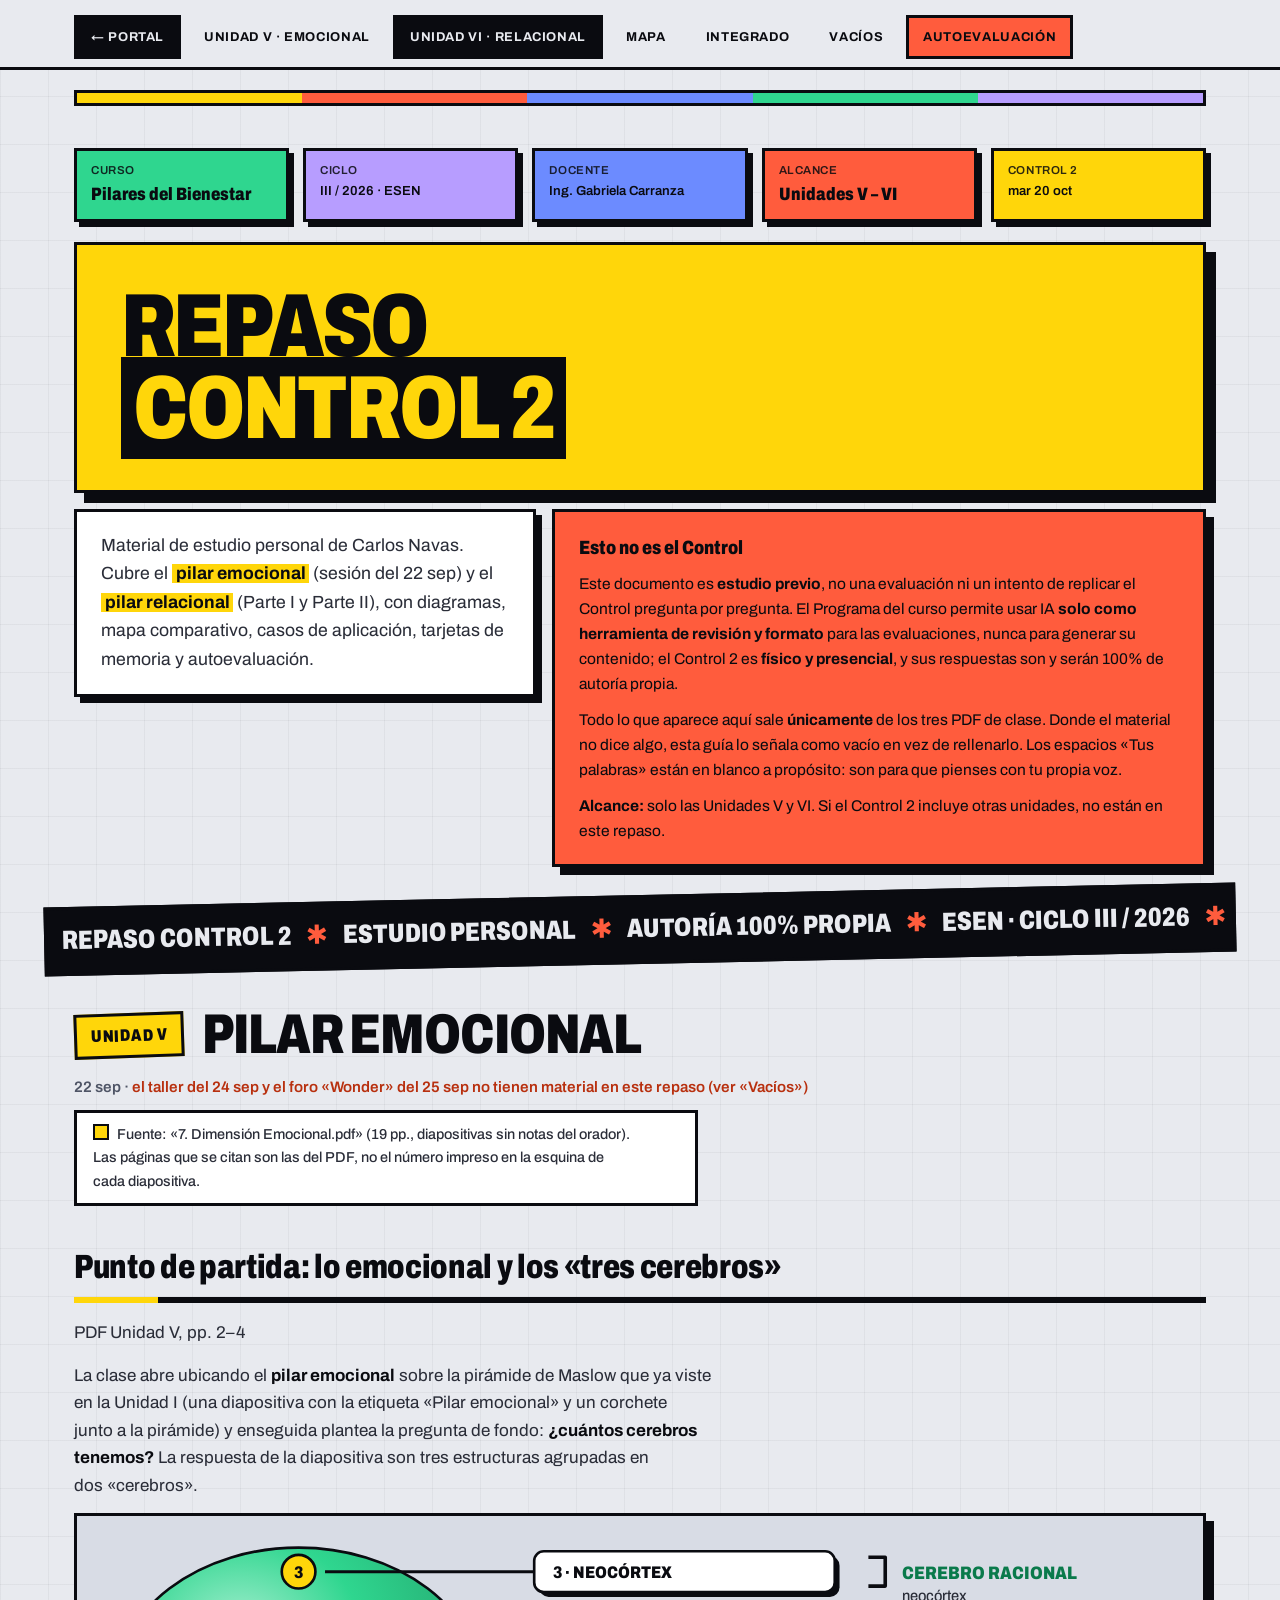
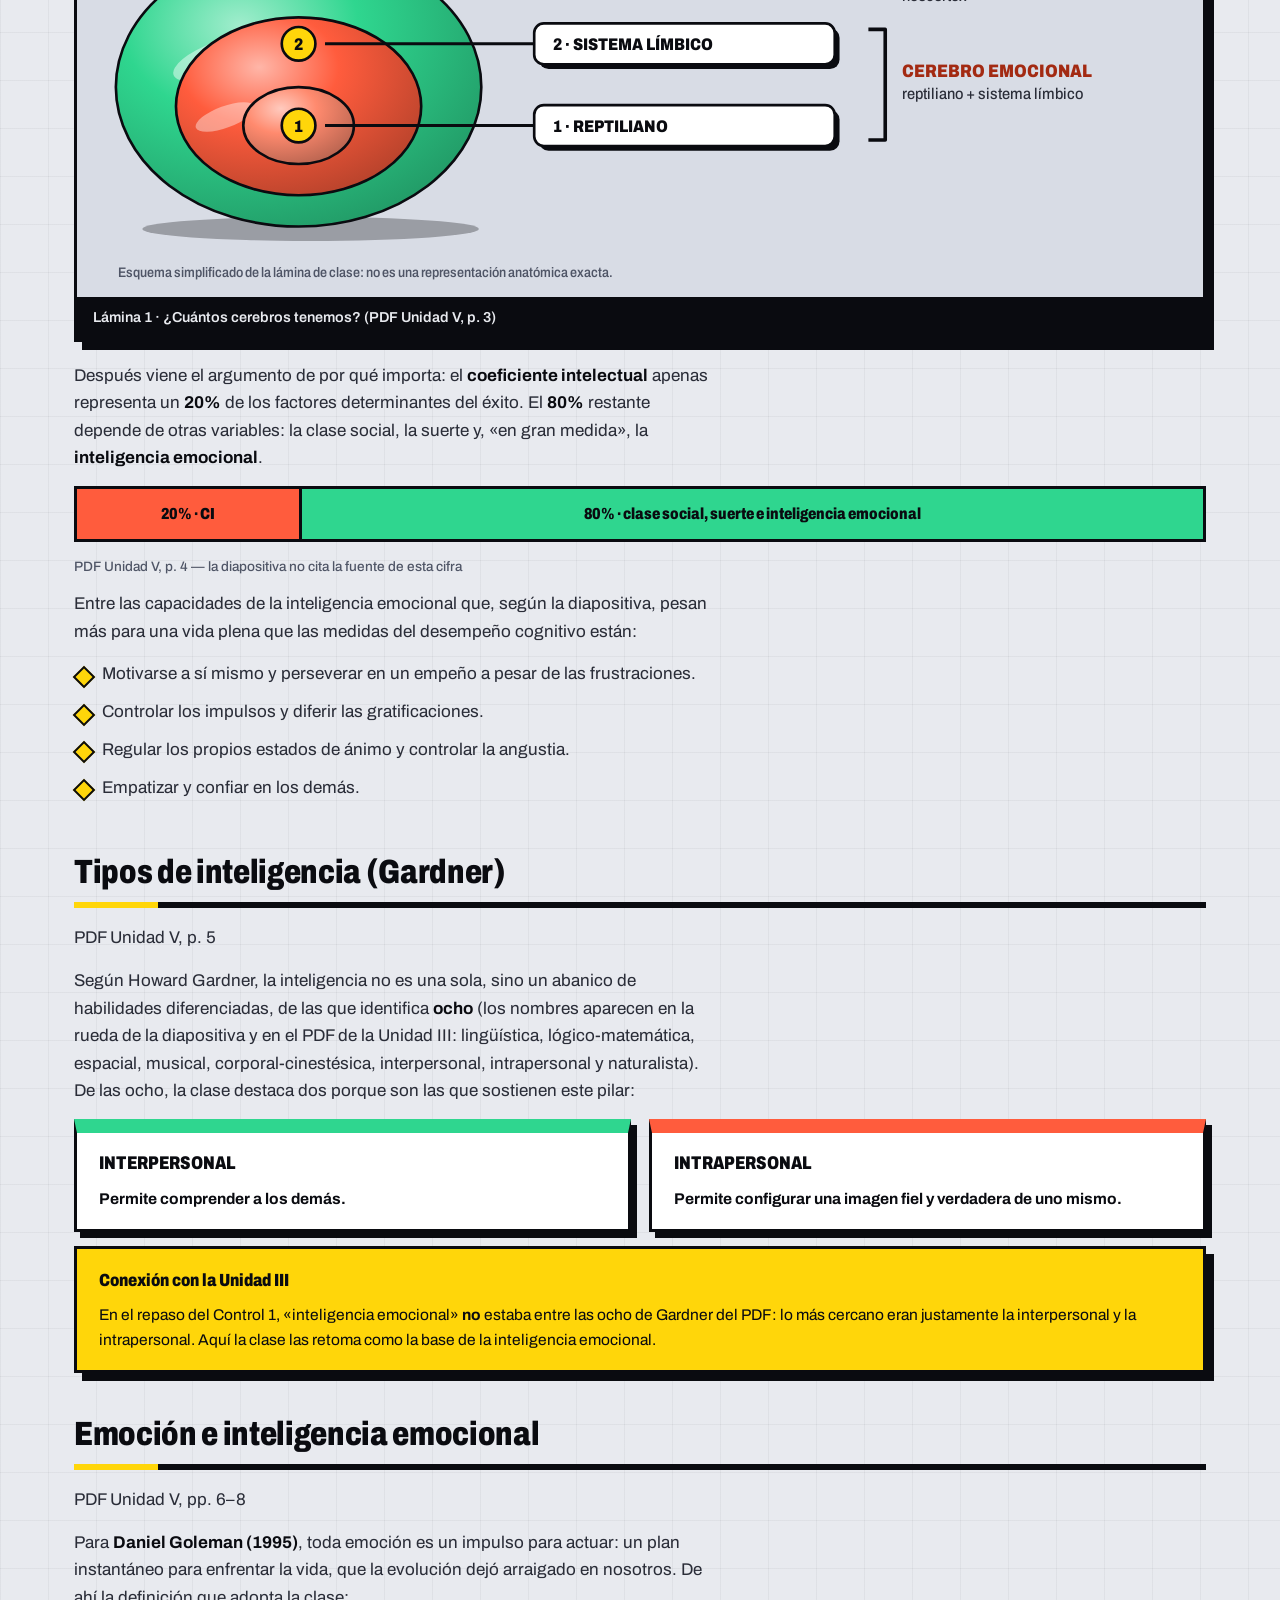
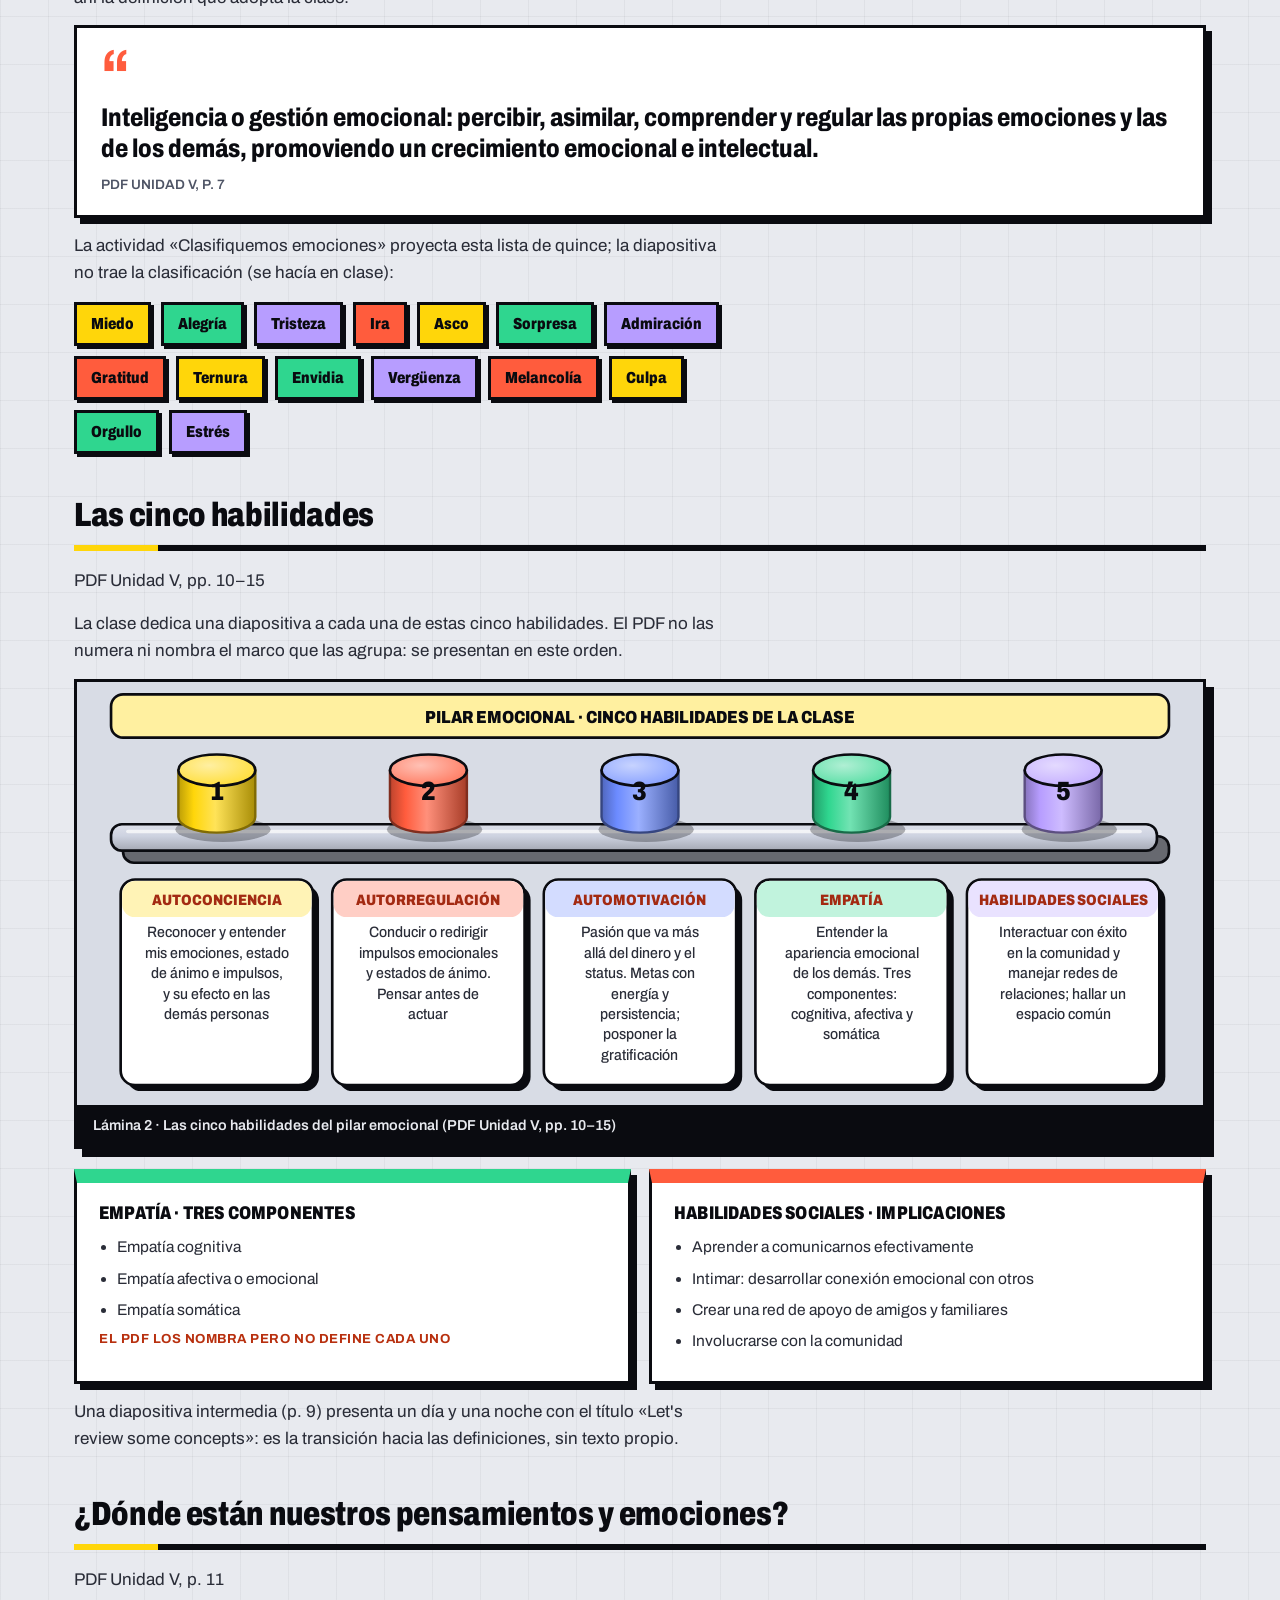
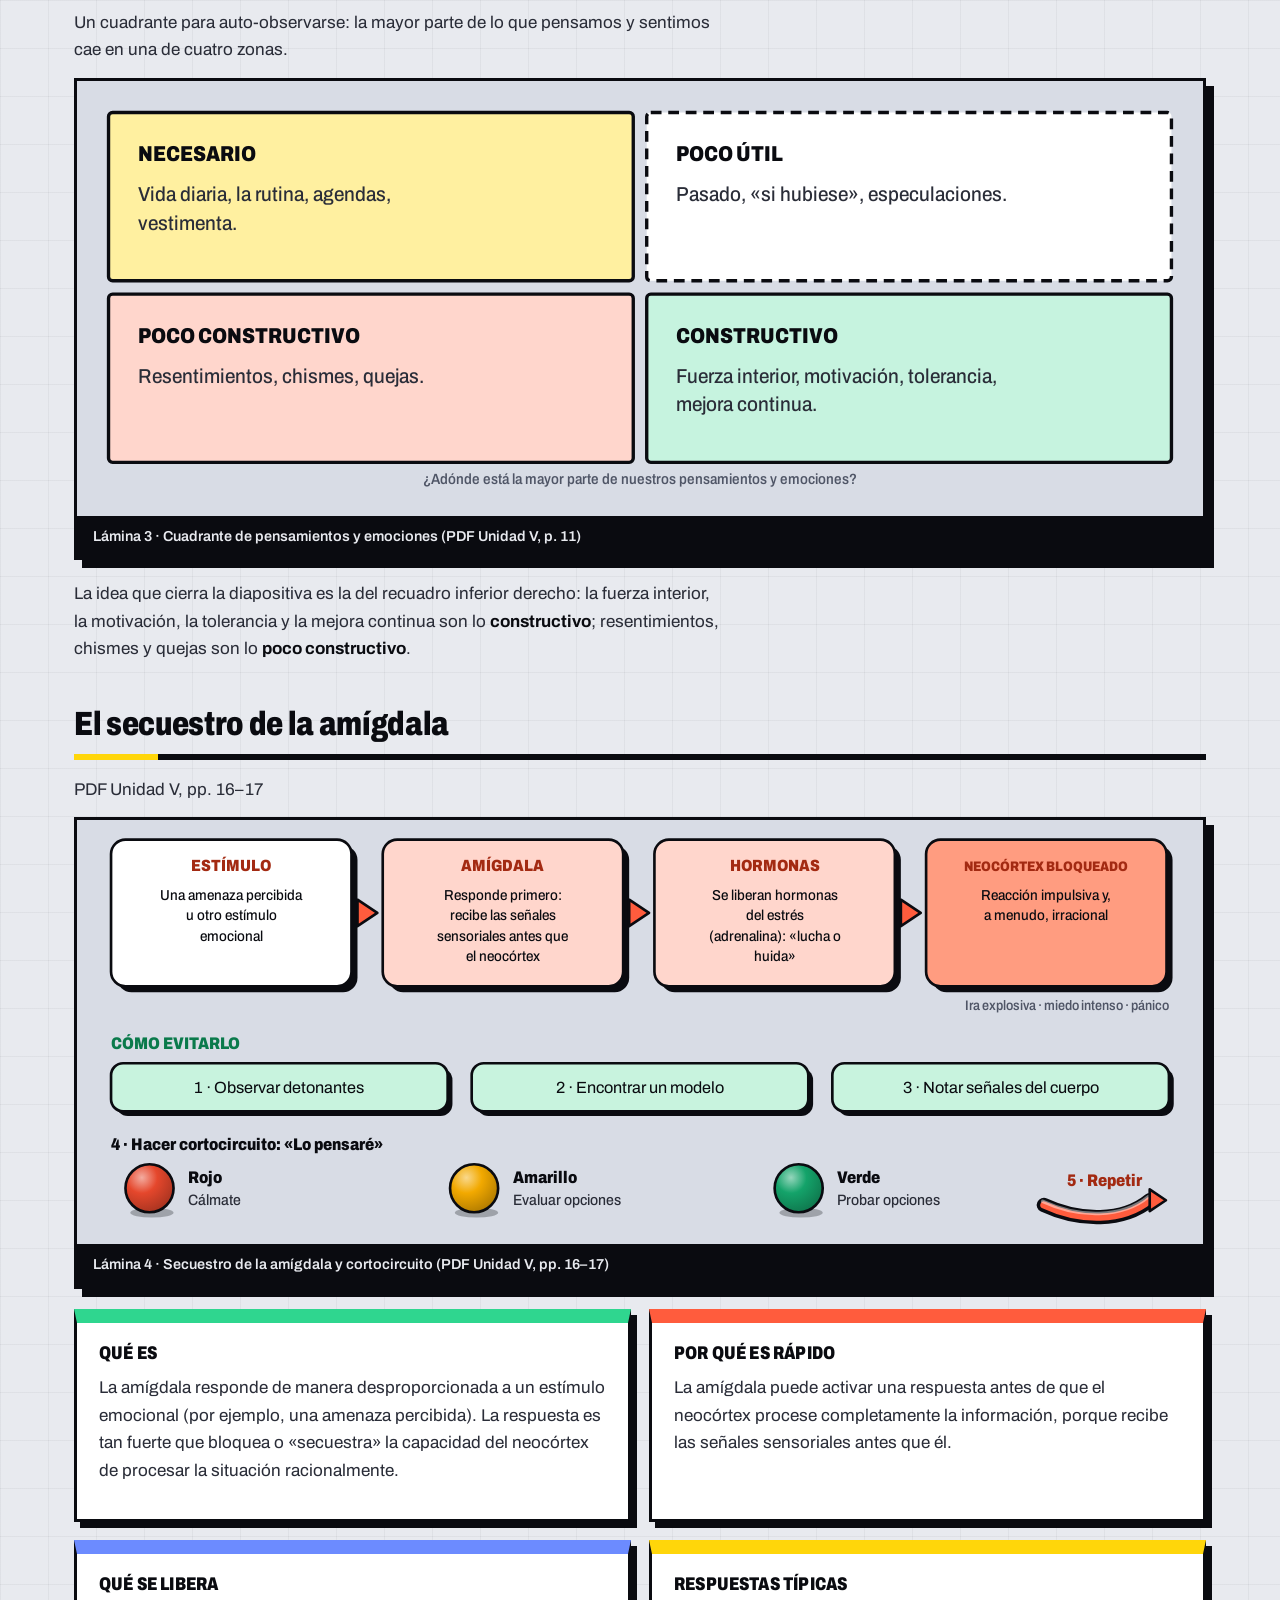
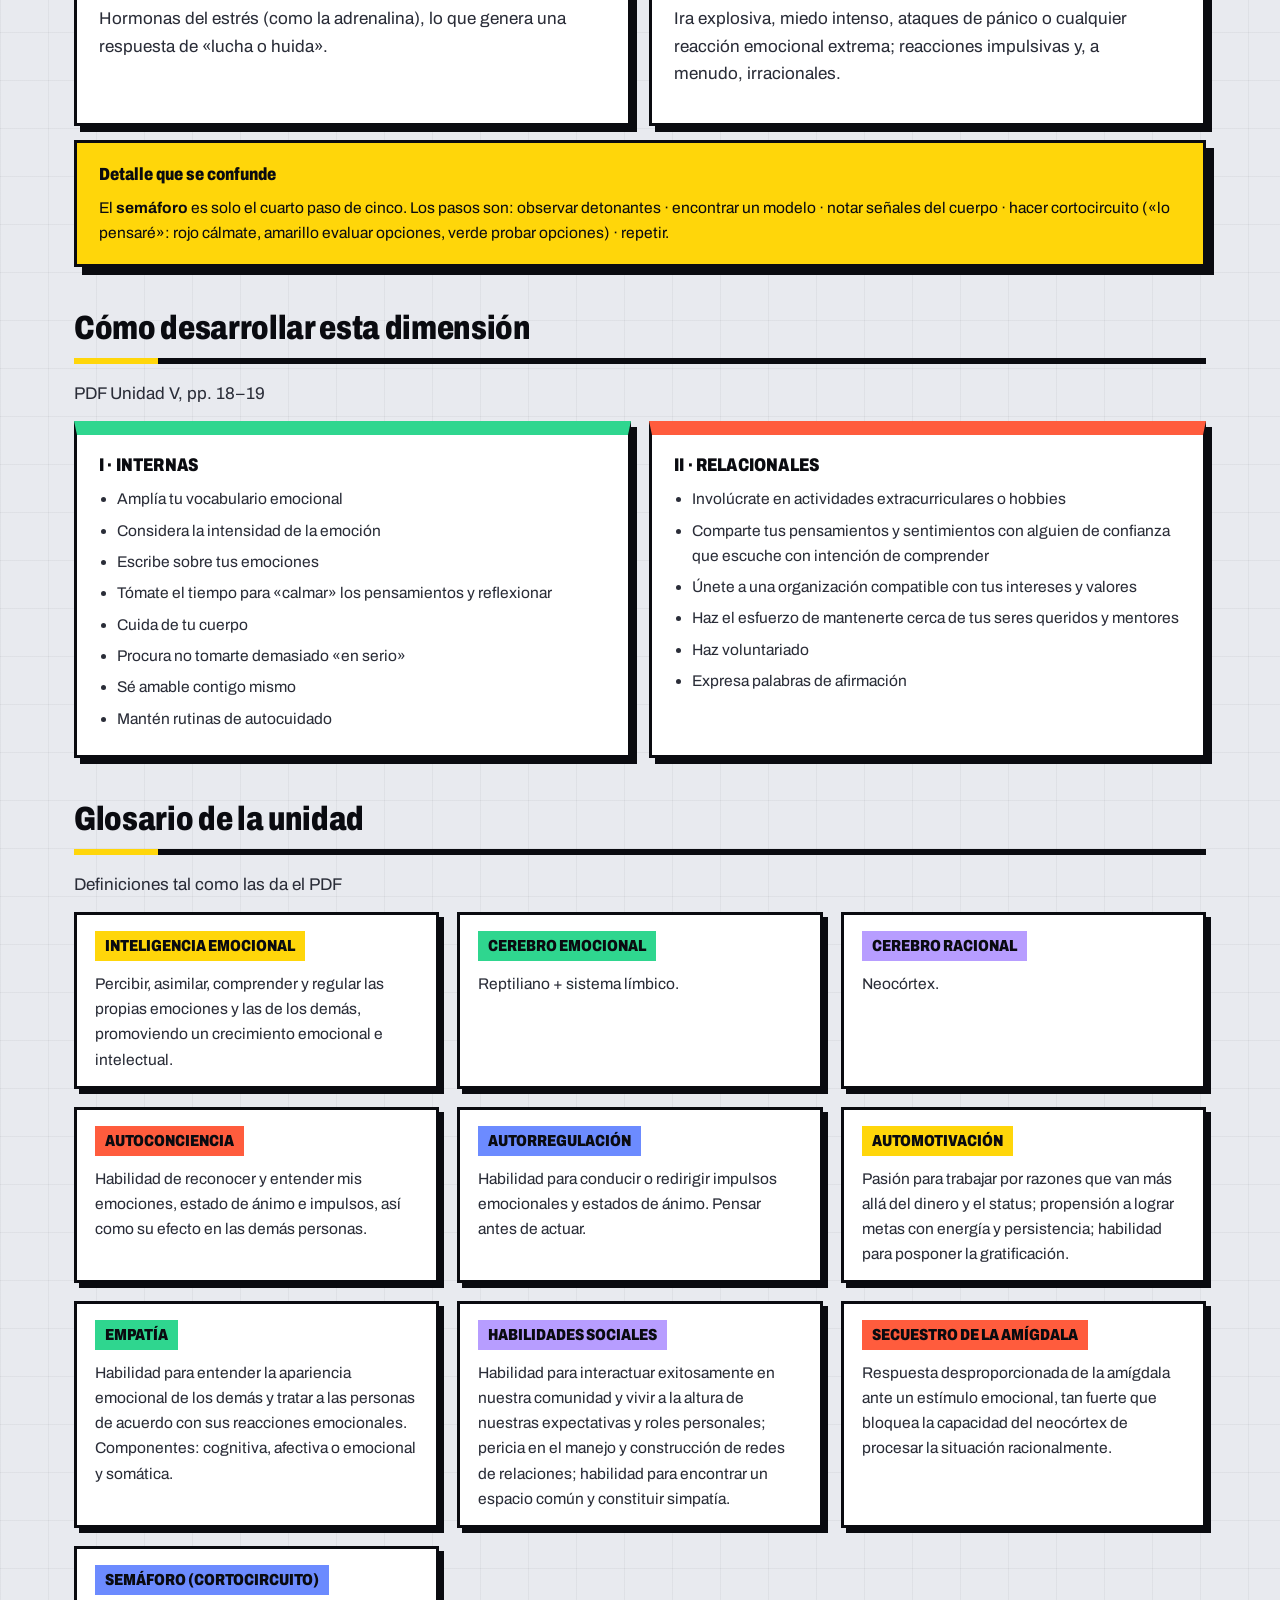
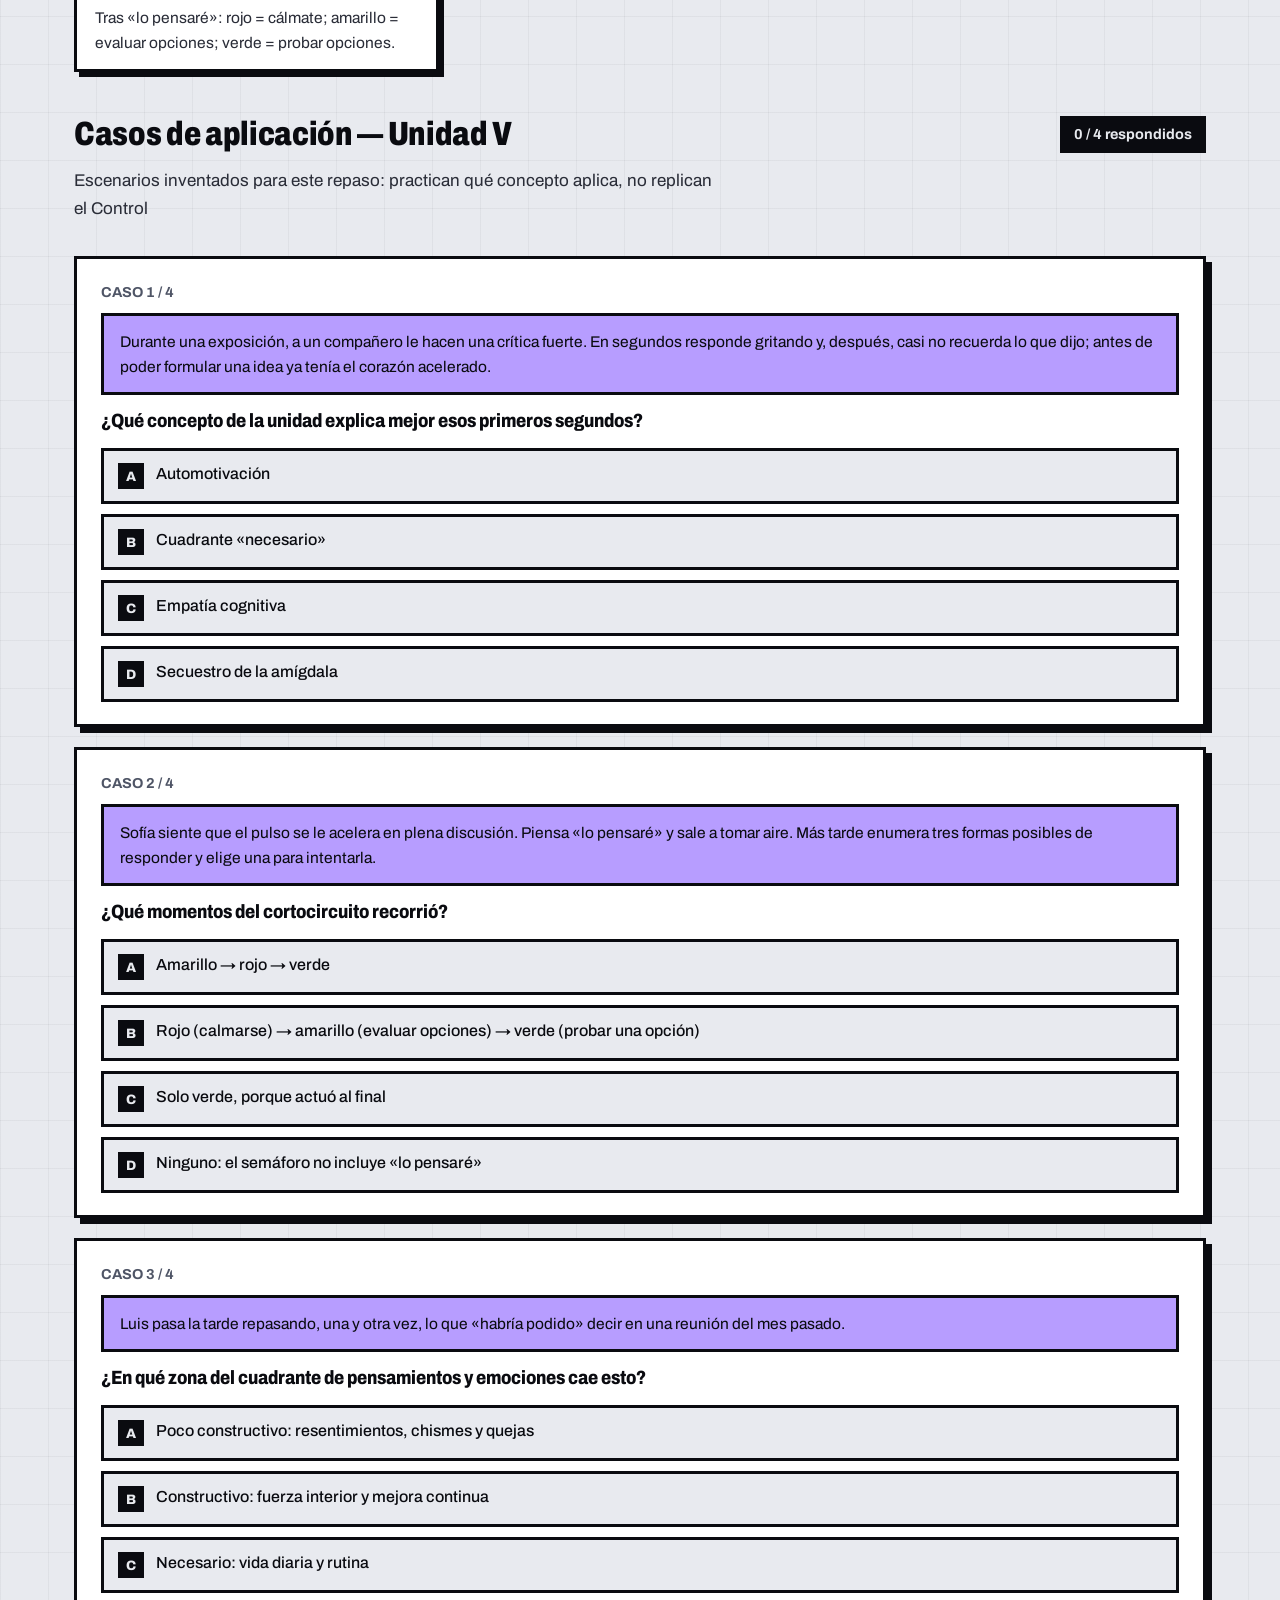
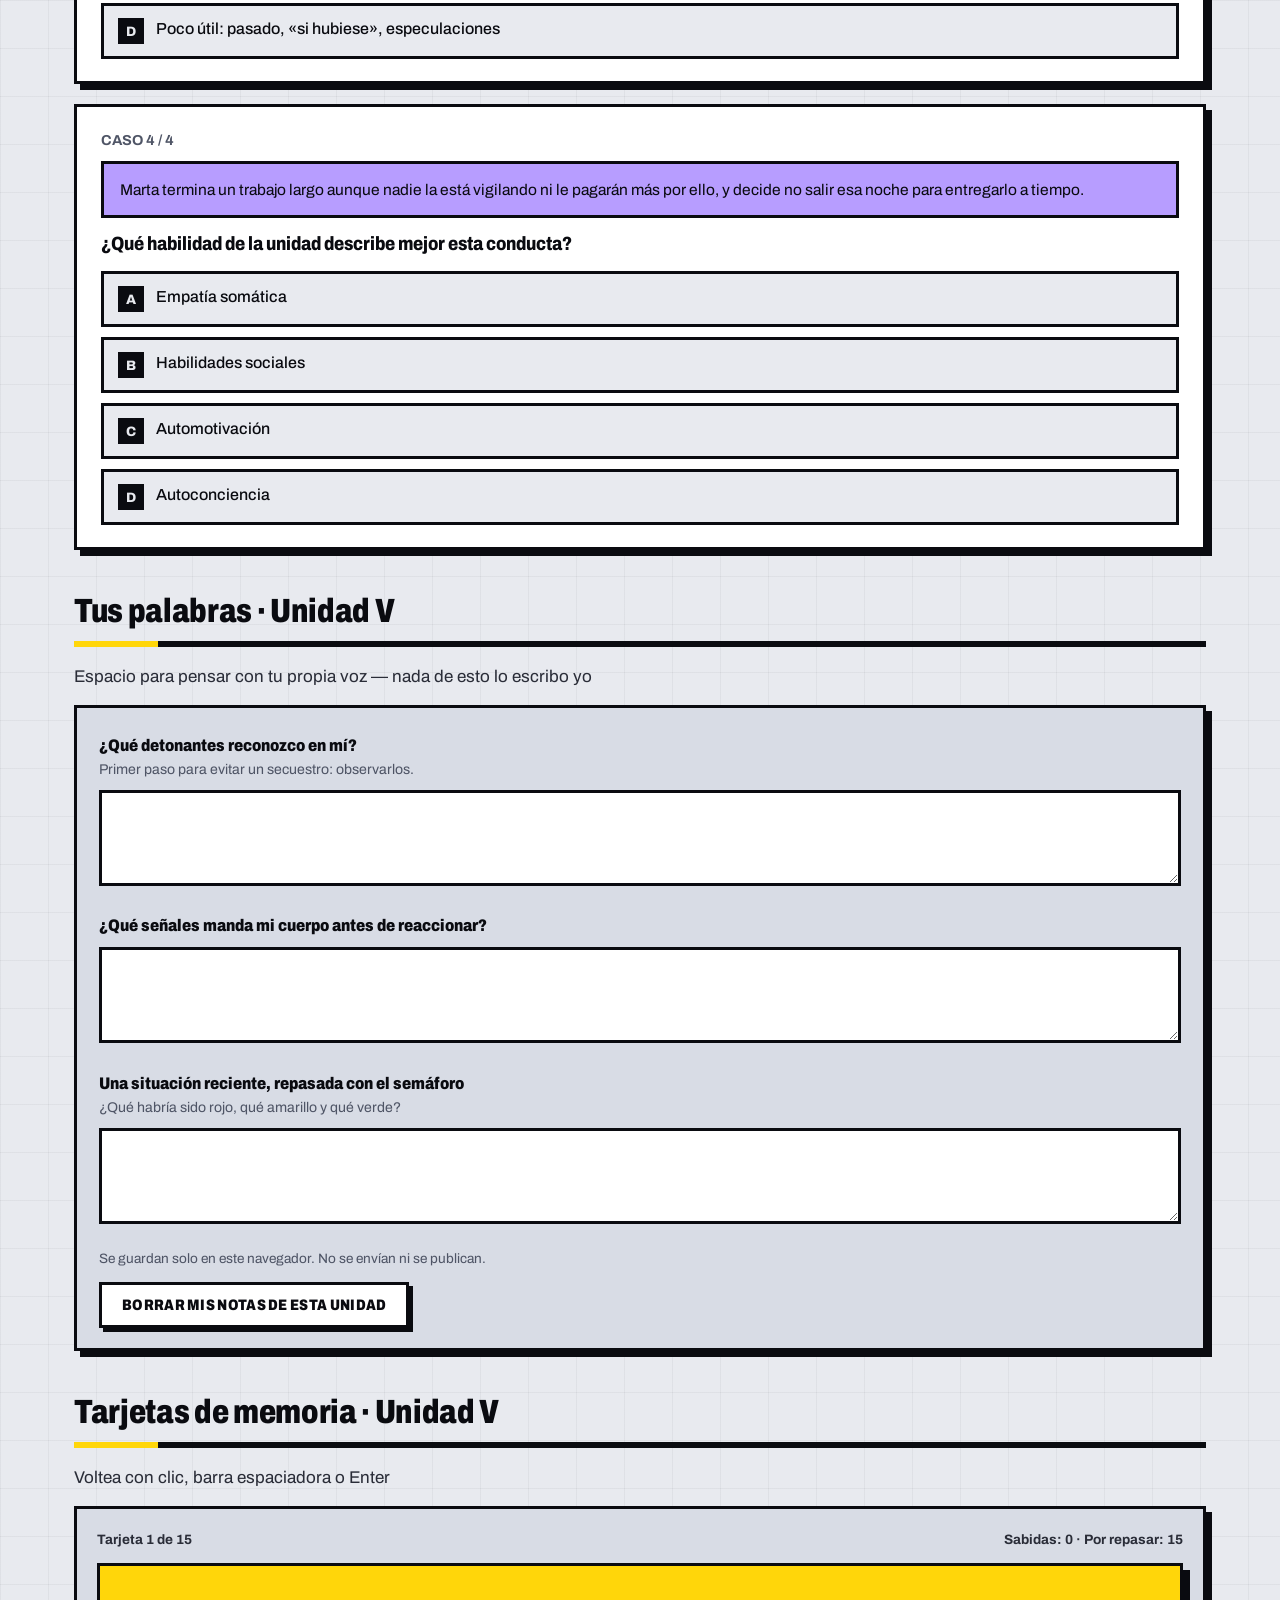
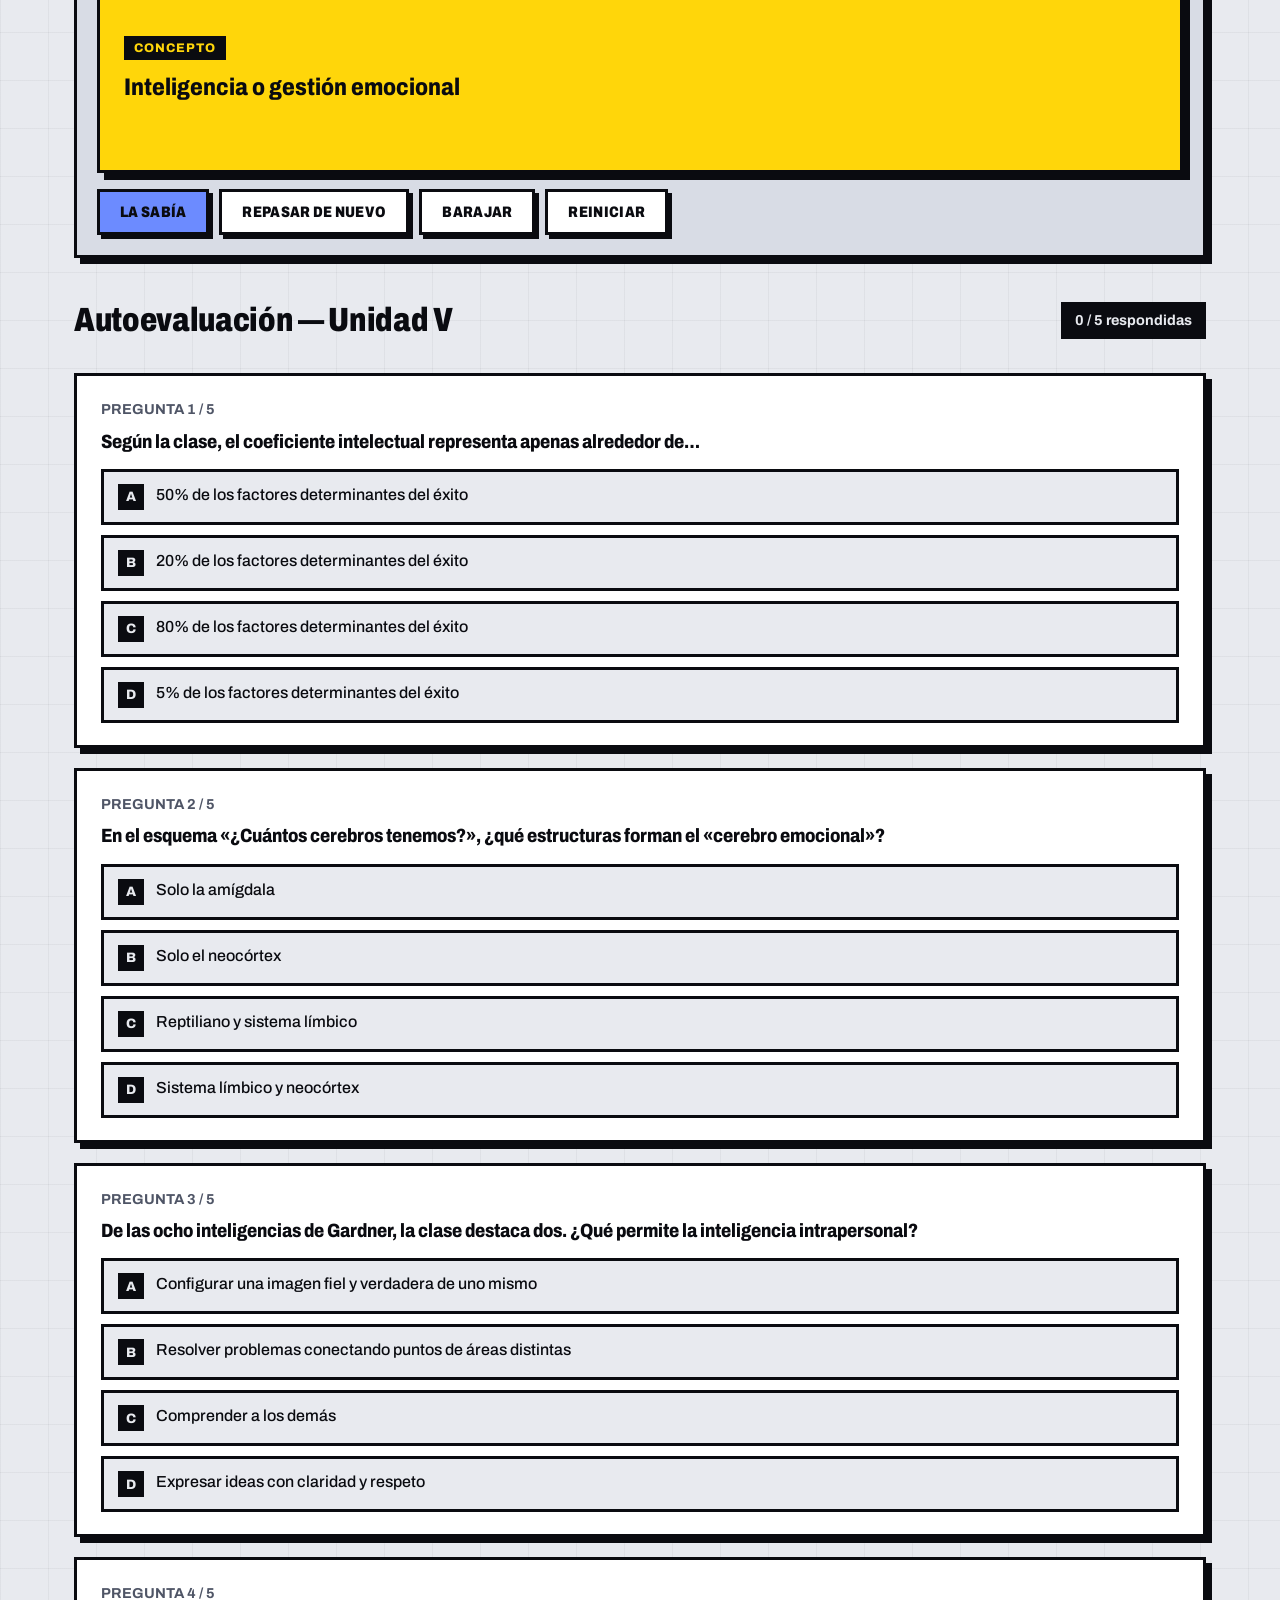
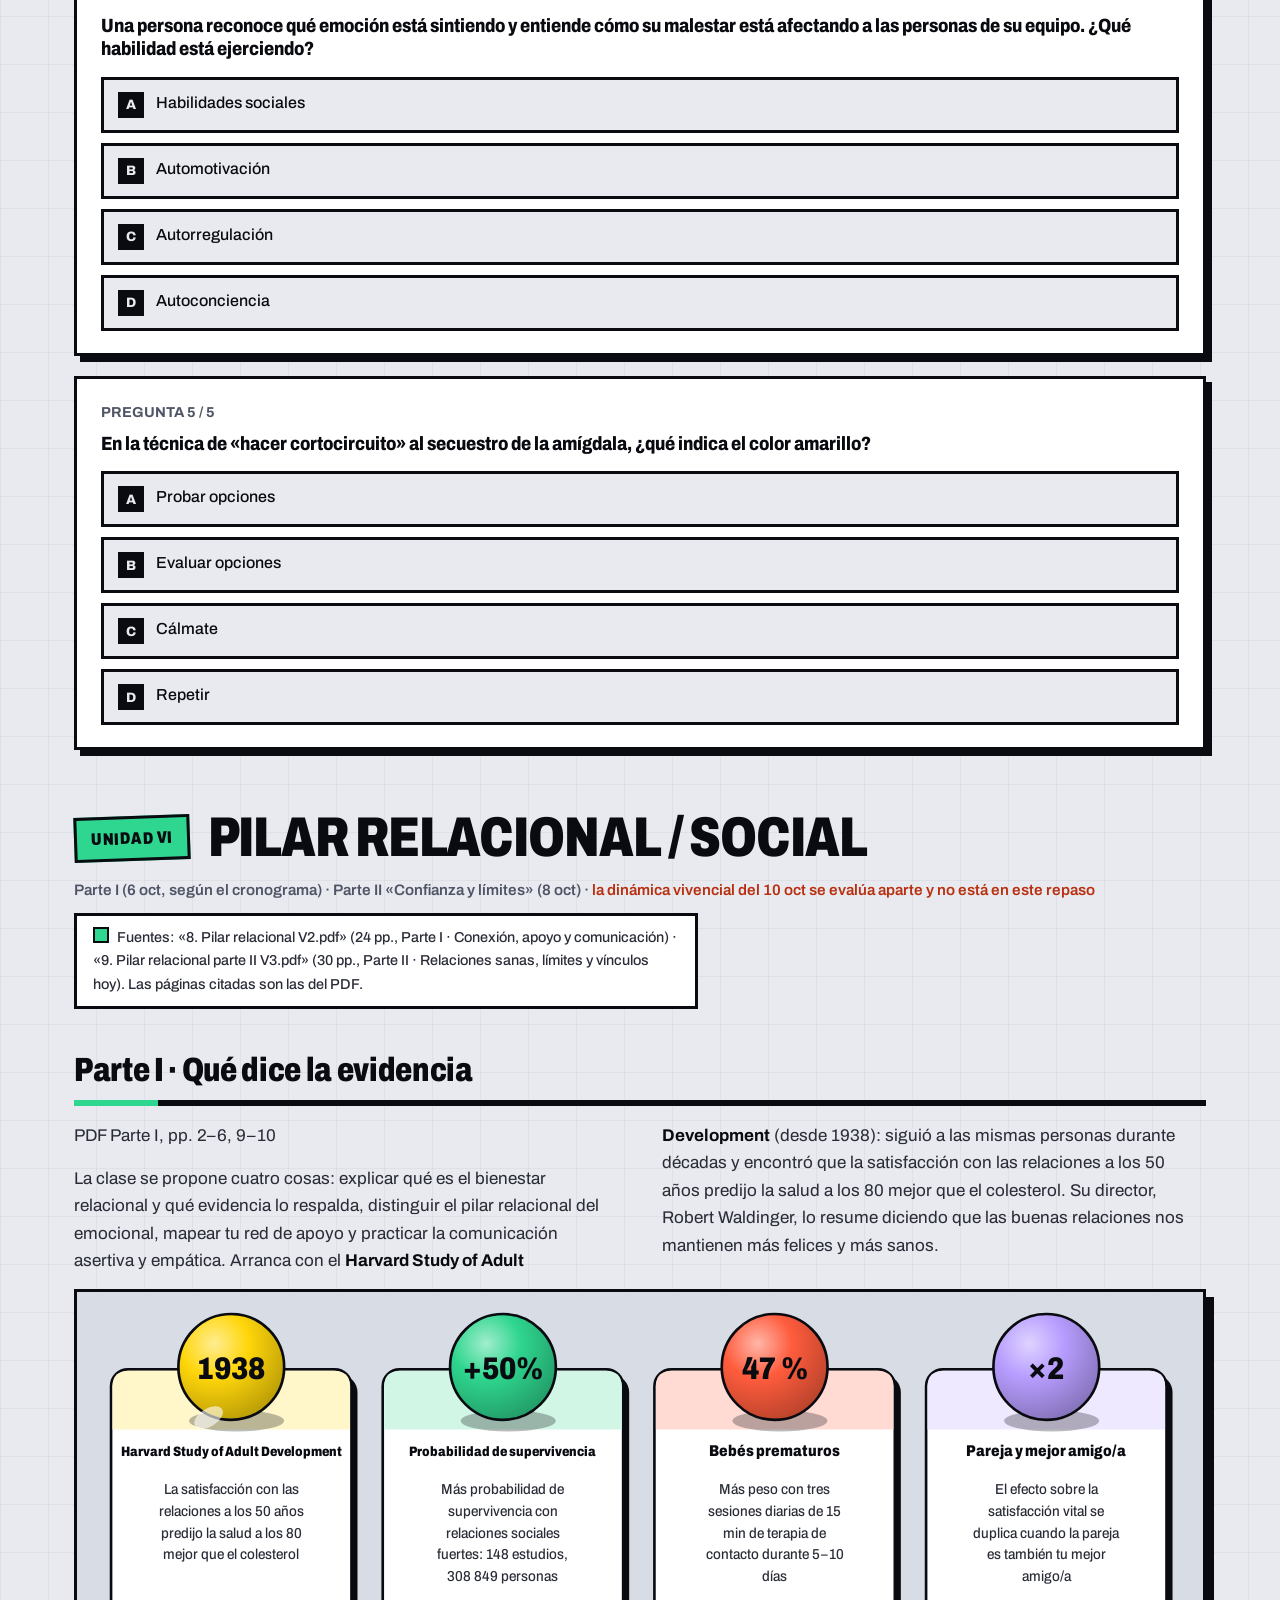
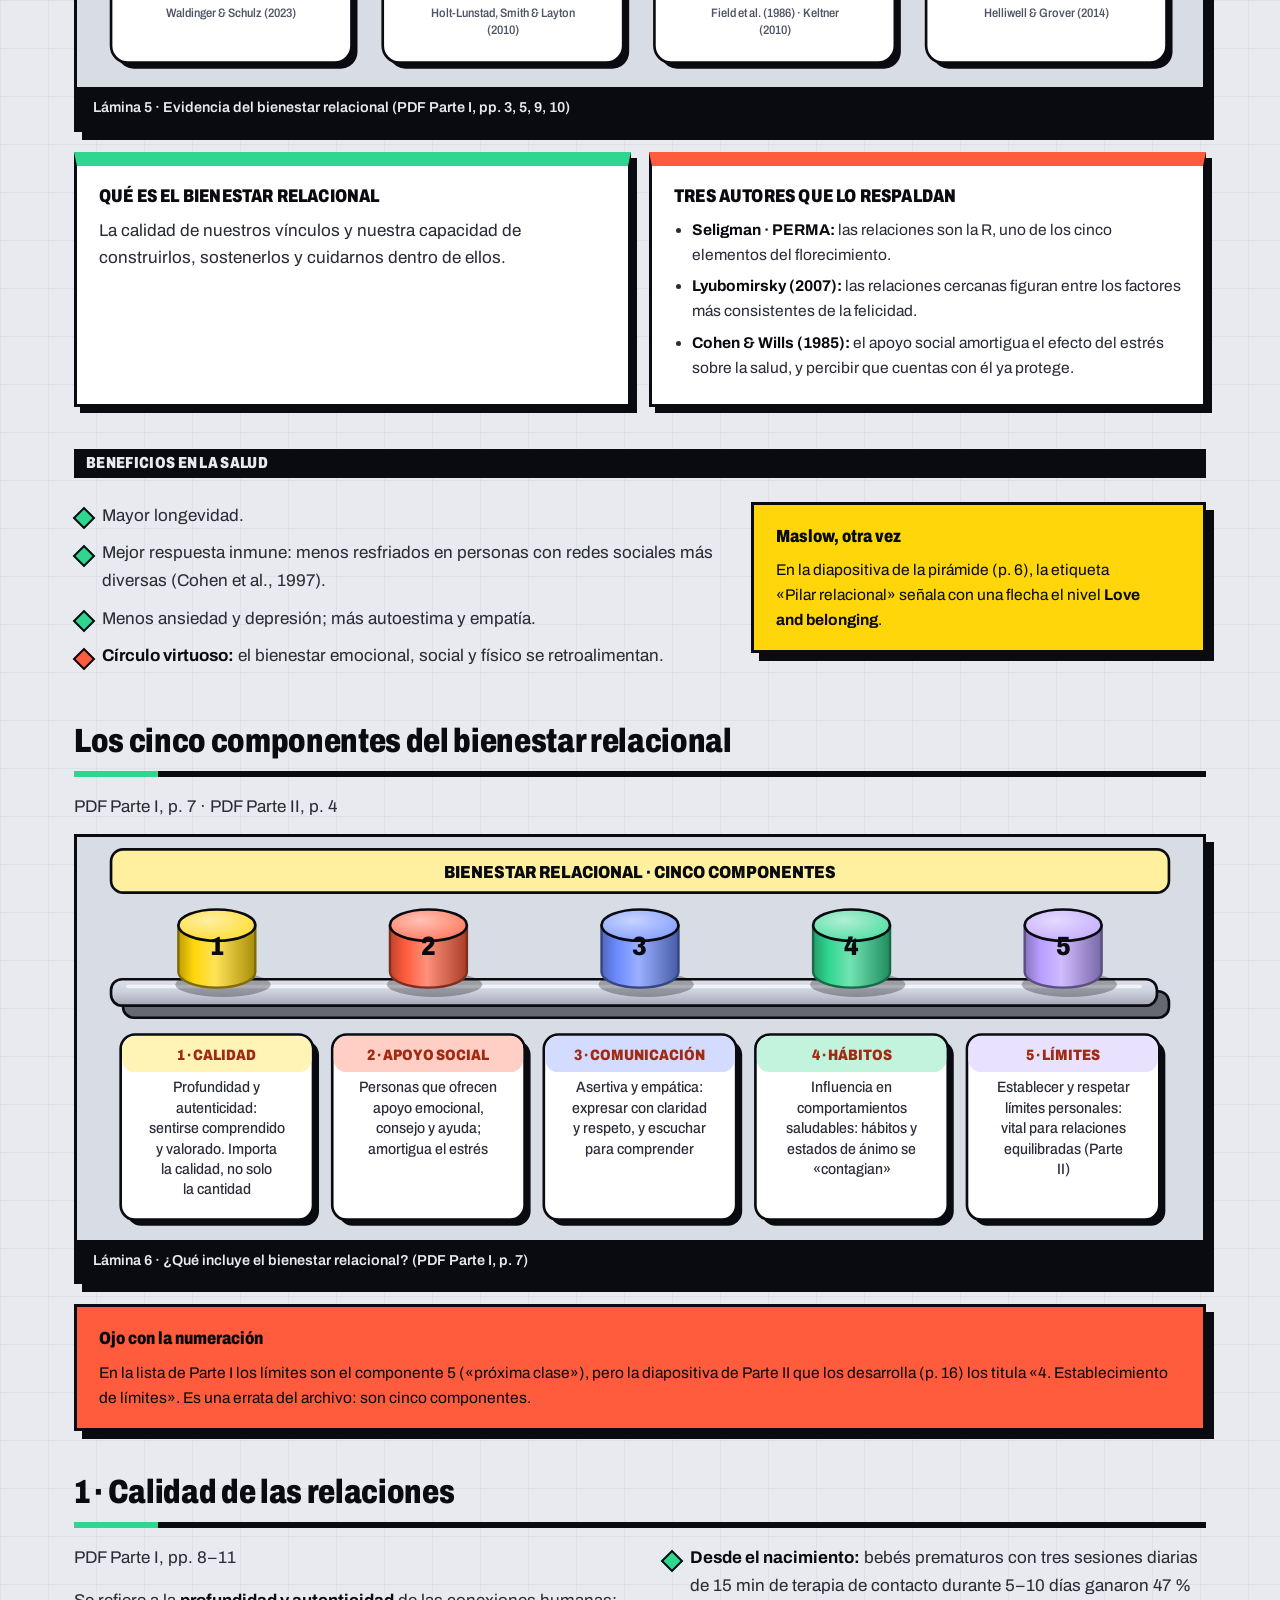
<file: docs/repaso-control-2/index.html>
<!doctype html>
<html lang="es">
<head>
<meta charset="UTF-8">
<meta name="viewport" content="width=device-width, initial-scale=1.0">
<meta name="color-scheme" content="light">
<title>Repaso — Control 2 · Pilares del Bienestar</title>
<style>
/*DESIGN:START*/
@import url('https://fonts.googleapis.com/css2?family=Archivo:wdth,wght@62..125,400..900&display=swap');

/* =====================================================================
   PILARES DEL BIENESTAR — Sistema de diseño "Bento Brutal" v2
   Fuente única: tools/design/brutal.css (se inyecta con tools/apply-design.mjs)

   Principios
   · Una sola familia (Archivo variable): el contraste viene del ANCHO y del PESO
     (titulares condensados y pesadísimos; texto en ancho normal).
   · Tiles planos de color con borde grueso y sombra dura (sin desenfoque).
   · Sin tiles dentro de tiles: el .block es texto abierto, los tiles son sus piezas.
   · Solo modo claro (se probó un modo noche y se descartó: los colores saturados no sobreviven bien).
   · El contenido SIEMPRE es visible: el motion solo mejora, nunca oculta.
   ===================================================================== */

/* ---------- Tokens ---------- */
:root{
  --paper:#E8EAEF; --paper-2:#D8DCE5; --card:#FFFFFF;
  --ink:#0A0B10; --ink-2:#2A2D38; --faint:#4F5566; --line:#B4B9C7;
  --grid:rgba(10,11,16,.045);
  --c-yellow:#FFD60A; --c-coral:#FF5C3D; --c-blue:#6C8BFF; --c-green:#2FD68F; --c-lilac:#B79DFF;
  --tile-y:#2B2508; --tile-c:#391810; --tile-b:#161F44; --tile-g:#0C2D1F; --tile-l:#271E46;
  --on-a:#0A0B10;           /* texto sobre un tile de color (modo día) */
  --n-edge:var(--ink); --n-shd:var(--ink);   /* tile neutro */
  --foot-bg:#0A0B10; --foot-fg:#E8EAEF;
  color-scheme:light;
  --a:var(--c-yellow);      /* acento del tile actual */

  --out:cubic-bezier(.16,1,.3,1);          /* ease-out expo */
  --out-q:cubic-bezier(.25,1,.5,1);        /* ease-out quart */
  --font:'Archivo',system-ui,sans-serif;

  --z-sticky:100; --z-progress:200; --z-confetti:300;

  /* alias heredados (los SVG y el HTML ya escrito los usan) */
  --bg:var(--paper); --bg-elev:var(--card); --bg-elev2:var(--paper-2);
  --border:var(--ink); --border-soft:var(--line);
  --text:var(--ink); --text-dim:var(--ink-2); --text-faint:var(--faint);
  --pine:#0A7A4B; --moss:#0A7A4B; --clay:#B8300F; --clay-deep:#A32A12; --sage:#4F7A63;
  --gold:#7A5300; --gold-doric:#7A5300; --gold-deep:#7A5300; --pine-light:#0A7A4B;
  --success:#0A7A4B; --danger:#B8300F;
  --marble:var(--card); --marble-elev:var(--card); --marble-elev2:var(--paper-2);

  /* rellenos planos de las láminas SVG */
  --svg-bg-start:#FFFFFF; --svg-bg-mid:#F6F7FA; --svg-bg-end:#ECEEF3;
  --svg-card-start:#FFFFFF; --svg-card-mid:#FFFFFF; --svg-card-end:#FFFFFF; --svg-card-edge:#FFFFFF;
  --svg-ped-start:#E6E9F0; --svg-ped-mid:#E6E9F0; --svg-ped-end:#E6E9F0;
  --svg-clay-bg-start:#FFD6CC; --svg-clay-bg-end:#FFD6CC;
  --svg-pine-bg-start:#C6F3DF; --svg-pine-bg-end:#C6F3DF;
  --svg-gold-bg-start:#FFF0A0; --svg-gold-bg-end:#FFF0A0;
  --svg-shaft-edge:#0A0B10; --svg-shaft-light:#F4F5F9; --svg-shaft-peak:#F4F5F9;
  --svg-shaft-mid:#F4F5F9; --svg-shaft-dark:#F4F5F9;
  --svg-greca:#0A0B10;
}
/* Superficie de un tile con acento (--a): relleno del color, borde y sombra de tinta, texto negro. */
*{
  --a-bg:var(--a); --a-fg:var(--on-a); --a-edge:var(--ink); --a-shd:var(--ink);
  --chip-bg:#0A0B10; --chip-fg:var(--a);
}

/* ---------- Base ---------- */
*{ box-sizing:border-box; }
html{ -webkit-text-size-adjust:100%; scroll-behavior:smooth; scroll-padding-top:84px; overflow-x:clip; }
html,body{ margin:0; padding:0; }
body{
  background-color:var(--paper); color:var(--ink);
  font-family:var(--font); font-weight:420; line-height:1.62; font-size:1.0625rem;
  background-image:linear-gradient(var(--grid) 1px,transparent 1px),linear-gradient(90deg,var(--grid) 1px,transparent 1px);
  background-size:48px 48px; overflow-x:clip;
}
::selection{ background:var(--c-yellow); color:#0A0B10; }
a{ color:var(--ink); text-decoration-thickness:3px; text-underline-offset:3px; text-decoration-color:var(--c-coral); }
a:hover{ background:var(--c-yellow); color:#0A0B10; text-decoration-color:#0A0B10; }
.wrap{ max-width:1180px; margin:0 auto; padding:0 24px; }

h1,h2,h3,h4{ font-family:var(--font); font-stretch:78%; font-weight:850; line-height:1; margin:0; letter-spacing:-.01em; color:var(--ink); text-wrap:balance; }
h1{ font-size:clamp(2.6rem,7.2vw,5.6rem); text-transform:uppercase; letter-spacing:-.025em; line-height:.92; }
h2{ font-size:clamp(2rem,4.8vw,3.5rem); text-transform:uppercase; letter-spacing:-.02em; }
h3{ font-size:clamp(1.5rem,2.8vw,2.1rem); line-height:1.04; }
h4{ font-size:1.15rem; line-height:1.15; }
p{ margin:0 0 1em; color:var(--ink-2); text-wrap:pretty; }
b,strong{ color:var(--ink); font-weight:700; }
.mono{ font-weight:600; font-variant-numeric:tabular-nums; }
:focus-visible{ outline:4px solid var(--c-blue); outline-offset:3px; }
.label{ font-weight:700; font-size:.78rem; letter-spacing:.06em; text-transform:uppercase; }

/* ---------- Barra superior ---------- */
.progress{ position:fixed; top:0; left:0; right:0; height:7px; z-index:var(--z-progress); pointer-events:none; }
.progress i{ display:block; height:100%; background:var(--c-coral); transform-origin:0 50%; transform:scaleX(var(--p,0)); }
nav.toc{ position:sticky; top:0; z-index:var(--z-sticky); background:var(--paper); border-bottom:3px solid var(--n-edge); padding-top:7px; }
nav.toc ul{ list-style:none; display:flex; gap:6px; margin:0 auto; padding:8px 24px; overflow-x:auto; max-width:1180px; align-items:center; scrollbar-width:none; }
nav.toc ul::-webkit-scrollbar{ display:none; }
nav.toc li{ flex:0 0 auto; }
nav.toc a{ display:flex; align-items:center; min-height:44px; padding:0 14px; font-weight:700; font-size:.8rem; letter-spacing:.05em; text-transform:uppercase;
  text-decoration:none; color:var(--ink); border:3px solid transparent; white-space:nowrap; transition:transform .25s var(--out), background .15s; }
nav.toc a:hover{ background:var(--c-yellow); color:#0A0B10; border-color:#0A0B10; transform:translateY(-3px) rotate(-1.2deg); }
nav.toc a.on{ background:var(--ink); color:var(--paper); border-color:var(--ink); }
nav.toc a.nav-temple{ background:var(--ink); color:var(--paper); border-color:var(--ink); }
nav.toc a.nav-temple:hover{ background:var(--c-yellow); color:#0A0B10; border-color:#0A0B10; }
nav.toc a.nav-highlight{ background:var(--c-coral); color:#0A0B10; border-color:#0A0B10; }

/* ---------- Franja de colores (antes: greca) ---------- */
.stripe{ height:16px; border:3px solid var(--n-edge); margin:20px 0;
  background:linear-gradient(90deg,var(--c-yellow) 0 20%,var(--c-coral) 0 40%,var(--c-blue) 0 60%,var(--c-green) 0 80%,var(--c-lilac) 0); }
.stripe.subtle{ height:10px; }

/* ---------- Tiles con acento (cabecera, notas, etc.) ---------- */
header.top > h1, .plate > div, .aviso, .note, .caso, .fb, .fcard, .chips li, .pager a,
.opt.good, .opt.bad, .split span, .btn.primary{
  background:var(--a-bg); color:var(--a-fg); border:3px solid var(--a-edge);
}
header.top > .lede{ background:var(--card); color:var(--ink-2); border:3px solid var(--n-edge); }
header.top > h1, .aviso, .note, .caso, .fcard{ box-shadow:8px 8px 0 var(--a-shd); }

/* ---------- Cabecera bento ---------- */
header.top{ display:grid; grid-template-columns:repeat(12,minmax(0,1fr)); gap:16px; padding:22px 0 0; }
header.top > *{ min-width:0; }
header.top > .plate{ grid-column:1/-1; }
header.top > h1{ --a:var(--c-yellow); grid-column:1/-1; padding:clamp(20px,3.4vw,40px) clamp(20px,3.4vw,44px); box-shadow:10px 10px 0 var(--a-shd); color:var(--a-fg); }
header.top > h1 em{ font-style:normal; background:var(--chip-bg); color:var(--chip-fg); padding:.02em .14em; box-decoration-break:clone; -webkit-box-decoration-break:clone; }
header.top > .lede{ grid-column:span 5; margin:0; box-shadow:6px 6px 0 var(--n-shd); padding:20px 24px; font-size:1.1rem; align-self:start; }
header.top > .aviso{ grid-column:span 7; margin:0; align-self:start; }
.lede{ max-width:64ch; }
.lede b{ background:var(--c-yellow); color:#0A0B10; padding:0 .2em; }

.plate{ display:grid; grid-template-columns:repeat(auto-fit,minmax(170px,1fr)); gap:14px; margin:0 0 4px; font-size:.82rem; }
.plate > div{ box-shadow:5px 5px 0 var(--a-shd); padding:10px 14px; font-weight:600; transition:transform .25s var(--out), box-shadow .25s; }
.plate > div:nth-child(5n+1){ --a:var(--c-green); } .plate > div:nth-child(5n+2){ --a:var(--c-lilac); }
.plate > div:nth-child(5n+3){ --a:var(--c-blue); }  .plate > div:nth-child(5n+4){ --a:var(--c-coral); }
.plate > div:nth-child(5n+5){ --a:var(--c-yellow); }
.plate > div:hover{ transform:translate(-3px,-3px) rotate(-1deg); box-shadow:9px 9px 0 var(--a-shd); }
.plate span{ display:block; font-size:.72rem; font-weight:600; letter-spacing:.05em; text-transform:uppercase; opacity:.85; }
.plate b{ color:var(--a-fg); font-stretch:80%; font-weight:850; font-size:1.12rem; }

.aviso{ --a:var(--c-coral); padding:20px 24px; }
.aviso .tag{ display:block; font-stretch:80%; font-weight:850; font-size:1.2rem; text-transform:none; letter-spacing:0; margin-bottom:8px; color:var(--a-fg); }
.aviso p, .aviso b{ color:var(--a-fg); font-size:.97rem; margin:0; }
.aviso p + p{ margin-top:.7em; }

/* ---------- Cinta de texto en movimiento ---------- */
.ticker{ overflow:hidden; background:var(--ink); color:var(--paper); border:3px solid var(--ink); margin:28px -30px; transform:rotate(-1.2deg); padding:10px 0; position:relative; }
.ticker.alt{ background:var(--c-yellow); color:#0A0B10; border-color:#0A0B10; transform:rotate(1deg); }
.ticker-track{ display:flex; width:max-content; animation:tick 30s linear infinite; }
.ticker.alt .ticker-track{ animation-direction:reverse; animation-duration:38s; }
.ticker-track span{ font-stretch:78%; font-weight:850; font-size:clamp(1.15rem,2.4vw,1.65rem); text-transform:uppercase; white-space:nowrap; padding:0 .9rem; }
.ticker-track span.dot{ color:var(--c-coral); padding:0; }
.ticker.alt .ticker-track span.dot{ color:#0A0B10; }
.ticker:hover .ticker-track{ animation-play-state:paused; }

/* ---------- Unidades ---------- */
section.unit{ --accent:var(--c-yellow); padding:16px 0 0; margin-top:26px; position:relative; }
section.unit:nth-of-type(5n+2){ --accent:var(--c-green); }
section.unit:nth-of-type(5n+3){ --accent:var(--c-lilac); }
section.unit:nth-of-type(5n+4){ --accent:var(--c-coral); }
section.unit:nth-of-type(5n+5){ --accent:var(--c-blue); }
.unit-head{ display:flex; gap:18px; align-items:center; flex-wrap:wrap; margin-bottom:0; }
.unit-num{ font-weight:850; font-stretch:80%; font-size:1.05rem; letter-spacing:.03em; text-transform:uppercase; background:var(--accent); color:#0A0B10;
  border:3px solid var(--n-edge); padding:6px 14px; transform:rotate(-2deg); display:inline-block; }
.unit-dates{ font-weight:600; font-size:.95rem; color:var(--faint); margin:12px 0 4px; }
.fuente{ font-size:.9rem; font-weight:500; color:var(--ink-2); background:var(--card); border:3px solid var(--n-edge); padding:10px 16px; margin:10px 0 0; max-width:78ch; }
.fuente::before{ content:""; display:inline-block; width:.8em; height:.8em; background:var(--accent); border:2px solid var(--n-edge); margin-right:.6em; vertical-align:-.05em; }

/* ---------- Bloques: texto abierto + tiles ---------- */
.block{ display:grid; grid-template-columns:repeat(12,minmax(0,1fr)); column-gap:28px; row-gap:14px; margin:44px 0; align-items:start; }
.block > *{ grid-column:1/-1; min-width:0; margin-top:0; margin-bottom:0; }
.block > :is(p,ul,ol){ grid-column:1/8; }                 /* sin JS: columna de lectura a la izquierda */
.block > .prose{ grid-column:1/-1; }                       /* con JS: párrafos y listas consecutivos van en .prose */
.block > .prose:not(.cols){ grid-column:1/8; }
.block > .prose.cols{ columns:2; column-gap:44px; }
.block > .prose:not(.cols) + .note{ grid-column:8/-1; }   /* la nota se sienta junto al texto corto que la precede */
.prose > :is(p,ul,ol){ margin-bottom:.9em; orphans:3; widows:3; }
.prose > :last-child{ margin-bottom:0; }
.prose ul.clean li{ break-inside:avoid; }
.block > h3{ display:block; padding-bottom:12px; border-bottom:6px solid var(--n-edge); margin-bottom:2px; position:relative; }
.block > h3::after{ content:""; position:absolute; left:0; bottom:-6px; width:84px; height:6px; background:var(--accent); }
.block > .sub{ display:block; font-weight:600; font-size:1rem; color:var(--ink-2); margin:0; text-transform:none; letter-spacing:0; padding-top:4px; }
.tagline{ font-weight:700; font-size:.82rem; color:var(--clay); letter-spacing:.04em; text-transform:uppercase; }
:is(.note,.caso,.fb,.aviso,.fcard,.opt) .tagline{ color:var(--a-fg); }
dl.glos dt .tagline{ color:#0A0B10; font-size:.72rem; margin-left:6px; }
h4.sec .mono{ color:inherit !important; opacity:.8; font-size:.8rem !important; letter-spacing:.04em !important; }
.hl{ background:var(--c-yellow); color:#0A0B10; font-weight:700; padding:0 .25em; }
h4.sec{ display:inline-block; font-size:1rem; text-transform:uppercase; letter-spacing:.02em; margin:28px 0 10px; background:var(--ink); color:var(--paper); padding:5px 12px; }

ul.clean{ margin:0; padding:0; list-style:none; }
ul.clean li{ position:relative; padding-left:28px; margin-bottom:.6em; color:var(--ink-2); }
ul.clean li::before{ content:""; position:absolute; left:2px; top:.5em; width:12px; height:12px; background:var(--accent); border:2.5px solid var(--n-edge); transform:rotate(45deg); }
ul.clean li.clay::before{ background:var(--c-coral); }

/* tiles neutros: 2 y 3 columnas */
.two, .three{ display:grid; gap:18px; }
.two{ grid-template-columns:repeat(2,minmax(0,1fr)); }
.three{ grid-template-columns:repeat(auto-fit,minmax(240px,1fr)); }
.two > div, .three > div{ border:3px solid var(--n-edge); background:var(--card); padding:20px 22px 18px; border-top-width:14px; box-shadow:6px 6px 0 var(--n-shd);
  transition:transform .3s var(--out), box-shadow .3s; }
.two > div:nth-child(5n+1), .three > div:nth-child(5n+1){ border-top-color:var(--c-green); }
.two > div:nth-child(5n+2), .three > div:nth-child(5n+2){ border-top-color:var(--c-coral); }
.two > div:nth-child(5n+3), .three > div:nth-child(5n+3){ border-top-color:var(--c-blue); }
.two > div:nth-child(5n+4), .three > div:nth-child(5n+4){ border-top-color:var(--c-yellow); }
.two > div:nth-child(5n+5), .three > div:nth-child(5n+5){ border-top-color:var(--c-lilac); }
.two > div:hover, .three > div:hover{ transform:translate(-4px,-4px); box-shadow:11px 11px 0 var(--n-shd); }
.two h4, .three h4{ text-transform:uppercase; letter-spacing:.01em; margin:0 0 10px; }
.two ul{ margin:0; padding-left:18px; }
.two li{ color:var(--ink-2); font-size:.97rem; margin-bottom:.4em; }
.two .resp{ margin:12px 0 0; color:var(--ink); font-weight:700; font-size:.97rem; }
.three p{ margin:0 0 .5em; font-size:.97rem; }
.three p:last-child{ margin-bottom:0; }
.three .lab{ display:inline-block; font-weight:700; font-size:.74rem; letter-spacing:.06em; text-transform:uppercase; background:var(--chip-bg); color:var(--chip-fg); padding:2px 9px; margin-bottom:8px; }
@media (max-width:700px){ .two{ grid-template-columns:1fr; } }

/* notas y citas (a la derecha del texto) */
.note{ --a:var(--c-yellow); padding:18px 22px; font-size:.97rem; }
.note p, .note b{ color:var(--a-fg); margin:0; }
.note .tag{ display:block; font-stretch:80%; font-weight:850; font-size:1.1rem; text-transform:none; letter-spacing:0; margin-bottom:6px; color:var(--a-fg); }
.note.gap{ --a:var(--c-coral); }
blockquote{ margin:0; padding:22px 24px; border:3px solid var(--n-edge); background:var(--card); box-shadow:6px 6px 0 var(--n-shd);
  font-stretch:82%; font-weight:800; font-size:clamp(1.2rem,2.3vw,1.6rem); line-height:1.2; color:var(--ink); }
blockquote::before{ content:"“"; display:block; font-size:4.2rem; line-height:.7; color:var(--c-coral); margin-bottom:6px; }
blockquote cite{ display:block; font-stretch:100%; font-weight:600; font-size:.85rem; font-style:normal; color:var(--faint); margin-top:12px; }

/* ---------- Láminas ---------- */
figure.diag{ margin:0 0 6px; border:3px solid var(--n-edge); background:var(--paper-2); padding:10px 10px 0; overflow:hidden; box-shadow:8px 8px 0 var(--n-shd); }
figure.diag .scroller{ overflow-x:auto; padding-bottom:8px; }
figure.diag svg{ display:block; width:100%; height:auto; }
figure.diag figcaption{ font-weight:600; font-size:.9rem; background:var(--ink); color:var(--paper); margin:0 -10px; padding:9px 16px; }
figure.diag svg text[font-family*="Cinzel"]{ font-family:var(--font); font-stretch:86%; font-weight:800; letter-spacing:.01em; }
figure.diag svg text[font-family*="Cormorant"]{ font-family:var(--font); font-stretch:72%; font-style:normal; font-weight:560; }
figure.diag svg text[font-family*="Plex"]{ font-family:var(--font); font-stretch:78%; font-weight:600; letter-spacing:.02em; }
figure.diag svg text[font-family*="Work Sans"]{ font-family:var(--font); }
figure.diag svg [filter]{ filter:none; }
figure.diag svg [fill*="meander"]{ display:none; }
figure.diag svg :is(rect,polygon,circle,ellipse)[stroke]{ stroke:var(--ink); stroke-width:2.2px; }
figure.diag svg :is(linearGradient,radialGradient)[id$="-gk-clay"] stop{ stop-color:#E5472C; }
figure.diag svg :is(linearGradient,radialGradient)[id$="-gk-pine"] stop,
figure.diag svg :is(linearGradient,radialGradient)[id$="-gk-shaft-pine"] stop{ stop-color:#0B6B44; }
figure.diag svg :is(linearGradient,radialGradient)[id$="-gk-moss"] stop{ stop-color:#14925F; }
figure.diag svg :is(linearGradient,radialGradient)[id$="-gk-gold"] stop{ stop-color:#F5B800; }
figure.diag svg :is(linearGradient,radialGradient)[id$="-gk-nocturnal"] stop{ stop-color:#16191D; }
figure.diag svg :is(linearGradient,radialGradient)[id$="-shaft"] stop,
figure.diag svg :is(linearGradient,radialGradient)[id$="-shaft-light"] stop{ stop-color:var(--svg-shaft-mid); }

.sv text{ font-family:var(--font); }
.sv .h{ font-stretch:84%; font-weight:850; fill:var(--ink); }
.sv .t{ fill:var(--ink); }
.sv .d{ fill:var(--ink-2); font-stretch:92%; font-weight:480; }
.sv .m{ fill:var(--faint); font-stretch:88%; font-weight:560; }
.sv .cl{ fill:var(--clay-deep); }
.sv .pn{ fill:var(--pine); }
.sv .fpine{ fill:var(--svg-pine-bg-end); stroke:var(--ink); stroke-width:2.5; }
.sv .fclay{ fill:var(--svg-clay-bg-end); stroke:var(--ink); stroke-width:2.5; }
.sv .fclay2{ fill:var(--c-coral); fill-opacity:.55; stroke:var(--ink); stroke-width:2.5; }
.sv .fgold{ fill:var(--svg-gold-bg-end); stroke:var(--ink); stroke-width:2.5; }
.sv .fdash{ fill:var(--svg-card-mid); stroke:var(--ink); stroke-width:2.5; stroke-dasharray:8 5; }
.sv .badge{ fill:var(--c-yellow); stroke:var(--ink); stroke-width:2.5; }
.sv .ln{ stroke:var(--ink); stroke-width:2.5; fill:none; }
.sv .ln.dashed{ stroke-dasharray:8 6; }
.sv .brk{ stroke:var(--ink); stroke-width:2.5; fill:none; }
.sv .badge + text.h{ fill:#0A0B10; }

/* ---------- Glosario ---------- */
dl.glos{ margin:0; display:grid; grid-template-columns:repeat(auto-fit,minmax(270px,1fr)); gap:18px; }
dl.glos > div{ border:3px solid var(--n-edge); background:var(--card); padding:16px 18px 14px; box-shadow:5px 5px 0 var(--n-shd); transition:transform .3s var(--out), box-shadow .3s; }
dl.glos > div:hover{ transform:translate(-4px,-4px) rotate(-.5deg); box-shadow:10px 10px 0 var(--n-shd); }
dl.glos dt{ display:inline-block; font-stretch:80%; font-weight:850; font-size:1rem; text-transform:uppercase; background:var(--a-bg2,var(--c-yellow)); color:#0A0B10; padding:2px 10px; margin-bottom:10px; }
dl.glos > div:nth-child(5n+2) dt{ --a-bg2:var(--c-green); } dl.glos > div:nth-child(5n+3) dt{ --a-bg2:var(--c-lilac); }
dl.glos > div:nth-child(5n+4) dt{ --a-bg2:var(--c-coral); } dl.glos > div:nth-child(5n+5) dt{ --a-bg2:var(--c-blue); }
dl.glos dd{ margin:0; color:var(--ink-2); font-size:.97rem; }

/* ---------- Autoevaluación ---------- */
.quizhead{ display:flex; justify-content:space-between; align-items:center; gap:14px; flex-wrap:wrap; }
.quizhead h3{ margin:0; }
.score{ display:inline-block; font-weight:700; font-size:.9rem; font-variant-numeric:tabular-nums; background:var(--ink); color:var(--paper); padding:7px 14px; }
.score.bump{ animation:bump .5s var(--out); }
.q{ border:3px solid var(--n-edge); background:var(--card); padding:22px 24px 22px; margin:20px 0 0; box-shadow:6px 6px 0 var(--n-shd); }
.q .qn{ display:block; font-weight:700; font-size:.9rem; color:var(--faint); margin-bottom:8px; font-variant-numeric:tabular-nums; }
.q .qt{ font-stretch:84%; font-weight:800; color:var(--ink); margin:0 0 16px; font-size:1.2rem; line-height:1.22; }
.caso{ --a:var(--c-lilac); padding:13px 16px; margin:0 0 14px; font-size:.97rem; box-shadow:none; }
.caso .tagline{ display:block; margin-bottom:5px; color:var(--a-fg); }
.opts{ display:flex; flex-direction:column; gap:10px; }
.opt{ text-align:left; font:inherit; font-size:1rem; font-weight:500; color:var(--ink); cursor:pointer; background:var(--paper); border:3px solid var(--n-edge);
  padding:12px 14px; min-height:48px; display:flex; gap:12px; align-items:flex-start; line-height:1.4; transition:transform .2s var(--out), box-shadow .2s, background .15s; }
.opt:hover:not(:disabled){ transform:translate(-3px,-3px); box-shadow:6px 6px 0 var(--n-shd); background:var(--c-yellow); color:#0A0B10; }
.opt:active:not(:disabled){ transform:translate(3px,3px); box-shadow:none; transition-duration:.06s; }
.opt:disabled{ cursor:default; }
.opt .k{ flex:0 0 auto; font-weight:800; font-size:.85rem; background:var(--ink); color:var(--paper); width:26px; height:26px; display:inline-flex; align-items:center; justify-content:center; }
.opt.good{ --a:var(--c-green); animation:pop .5s var(--out); }
.opt.bad{ --a:var(--c-coral); animation:shake .5s; }
.opt.good .k, .opt.bad .k{ background:var(--chip-bg); color:var(--chip-fg); }
.fb{ --a:var(--c-green); margin-top:16px; padding:14px 18px; font-size:.97rem; animation:drop .45s var(--out); }
.fb.no{ --a:var(--c-coral); }
.fb p, .fb b{ color:var(--a-fg); }
.fb .verdict{ display:inline-block; font-weight:800; font-size:.8rem; letter-spacing:.06em; text-transform:uppercase; background:var(--chip-bg); color:var(--chip-fg); padding:2px 10px; margin-bottom:8px; }
.fb p{ margin:0 0 .55em; } .fb p:last-child{ margin-bottom:0; }
.fb .src{ font-size:.82rem; font-weight:500; opacity:.85; }

/* ---------- Componentes del repaso 2 ---------- */
.split{ display:flex; min-height:56px; border:3px solid var(--n-edge); font-stretch:80%; font-weight:850; }
.split span{ display:flex; align-items:center; justify-content:center; padding:6px 10px; font-size:1rem; text-align:center; border:0; }
.split .a{ --a:var(--c-coral); width:20%; border-right:3px solid var(--n-edge); }
.split .b{ --a:var(--c-green); width:80%; }
.split-cap{ font-size:.85rem; font-weight:500; color:var(--faint); }
.chips{ display:flex; flex-wrap:wrap; gap:10px; margin:0; padding:0; list-style:none; }
.chips li{ --a:var(--c-yellow); padding:6px 14px; font-stretch:80%; font-weight:850; font-size:1rem; box-shadow:3px 3px 0 var(--a-shd); transition:transform .25s var(--out); }
.chips li:nth-child(4n+2){ --a:var(--c-green); } .chips li:nth-child(4n+3){ --a:var(--c-lilac); } .chips li:nth-child(4n+4){ --a:var(--c-coral); }
.chips li:hover{ transform:translateY(-4px) rotate(-2.5deg); }
ol.steps{ list-style:none; counter-reset:st; padding:0; margin:0; }
ol.steps li{ counter-increment:st; position:relative; padding:12px 0 12px 60px; border-bottom:3px dashed var(--line); color:var(--ink-2); }
ol.steps li::before{ content:counter(st); position:absolute; left:0; top:10px; width:42px; height:42px; display:flex; align-items:center; justify-content:center; background:var(--accent);
  color:#0A0B10; border:3px solid var(--n-edge); font-stretch:80%; font-weight:900; font-size:1.2rem; transform:rotate(-4deg); }
ol.steps li b{ display:block; }
.btn{ font:inherit; font-stretch:82%; font-weight:850; font-size:.95rem; letter-spacing:.02em; text-transform:uppercase; min-height:46px; padding:0 20px; cursor:pointer;
  background:var(--card); color:var(--ink); border:3px solid var(--n-edge); box-shadow:4px 4px 0 var(--n-shd); transition:transform .2s var(--out), box-shadow .2s, background .15s; }
.btn:hover{ transform:translate(-3px,-3px) rotate(-1deg); box-shadow:8px 8px 0 var(--n-shd); background:var(--c-yellow); color:#0A0B10; border-color:#0A0B10; }
.btn:active{ transform:translate(4px,4px); box-shadow:none; transition-duration:.06s; }
.btn.primary{ --a:var(--c-blue); box-shadow:4px 4px 0 var(--a-shd); }
.btn.primary:hover{ background:var(--c-coral); color:#0A0B10; }
.deck{ border:3px solid var(--n-edge); background:var(--paper-2); padding:20px; box-shadow:6px 6px 0 var(--n-shd); }
.deck-top{ display:flex; justify-content:space-between; gap:12px; flex-wrap:wrap; font-weight:700; font-size:.85rem; color:var(--ink-2); margin-bottom:12px; font-variant-numeric:tabular-nums; }
.fcard{ --a:var(--c-yellow); display:block; width:100%; min-height:210px; text-align:left; font:inherit; cursor:pointer; padding:22px 24px; box-shadow:7px 7px 0 var(--a-shd);
  animation:cardin .55s var(--out); transition:transform .2s var(--out), box-shadow .2s; transform-origin:50% 100%; }
.fcard:hover{ transform:translate(-3px,-3px) rotate(-.5deg); box-shadow:11px 11px 0 var(--a-shd); }
.fcard .side{ display:inline-block; font-weight:800; font-size:.78rem; letter-spacing:.08em; text-transform:uppercase; background:var(--chip-bg); color:var(--chip-fg); padding:2px 10px; margin-bottom:12px; }
.fcard .txt{ font-stretch:84%; font-weight:800; font-size:clamp(1.15rem,2.4vw,1.5rem); line-height:1.25; white-space:pre-line; display:block; color:var(--a-fg); }
.fcard.back{ --a:var(--c-green); animation:flip .6s var(--out); }
.deck-actions{ display:flex; gap:10px; flex-wrap:wrap; margin-top:16px; }
.deck-done{ padding:30px 6px; text-align:center; color:var(--ink); font-stretch:80%; font-weight:850; font-size:1.5rem; text-transform:uppercase; }
.notes{ border:3px solid var(--n-edge); background:var(--paper-2); padding:6px 22px 20px; box-shadow:6px 6px 0 var(--n-shd); }
.notes label{ display:block; font-stretch:84%; font-weight:850; color:var(--ink); margin:18px 0 8px; font-size:1.05rem; }
.notes label small{ display:block; font-stretch:100%; font-weight:420; color:var(--faint); font-size:.88rem; }
.notes textarea{ width:100%; min-height:96px; resize:vertical; font:inherit; font-size:1rem; color:var(--ink); background:var(--card); border:3px solid var(--n-edge); padding:12px 14px; transition:box-shadow .2s, transform .2s; }
.notes textarea:focus{ outline:none; border-color:var(--c-blue); box-shadow:6px 6px 0 var(--c-blue); transform:translate(-3px,-3px); }
.notes .hint{ font-size:.85rem; color:var(--faint); margin:16px 0 0; }

/* ---------- Pager y pie ---------- */
.pager{ display:flex; gap:14px; flex-wrap:wrap; margin:44px 0 0; }
.pager a{ --a:var(--c-yellow); display:inline-flex; align-items:center; min-height:48px; padding:0 20px; font-stretch:82%; font-weight:850; font-size:.95rem; text-transform:uppercase; text-decoration:none;
  box-shadow:5px 5px 0 var(--a-shd); transition:transform .2s var(--out), box-shadow .2s; }
.pager a:hover{ transform:translate(-3px,-3px) rotate(-1deg); box-shadow:9px 9px 0 var(--a-shd); background:var(--c-green); color:#0A0B10; }
.pager a:active{ transform:translate(4px,4px); box-shadow:none; transition-duration:.06s; }
footer{ background:var(--foot-bg); color:var(--foot-fg); border:3px solid var(--n-edge); margin:68px 0 52px; padding:26px 30px; font-size:.9rem; box-shadow:10px 10px 0 var(--c-coral); }
footer p, footer b, footer a{ color:var(--foot-fg); font-size:.9rem; margin:0 0 .5em; }
footer code{ background:var(--c-yellow); color:#0A0B10; padding:1px 6px; font-weight:700; }

/* ---------- Motion ---------- */
@keyframes pop{ 0%{ scale:.94; } 100%{ scale:1; } }
@keyframes shake{ 0%,100%{ translate:0 0; } 20%{ translate:-9px 0; } 40%{ translate:8px 0; } 60%{ translate:-5px 0; } 80%{ translate:3px 0; } }
@keyframes drop{ from{ opacity:0; translate:0 -14px; } to{ opacity:1; translate:0 0; } }
@keyframes bump{ 0%{ scale:1; } 35%{ scale:1.18; rotate:-2deg; } 100%{ scale:1; } }
@keyframes cardin{ from{ opacity:0; translate:0 26px; rotate:-2.5deg; } to{ opacity:1; translate:0 0; rotate:0deg; } }
@keyframes flip{ from{ transform:perspective(900px) rotateY(-90deg); opacity:.2; } to{ transform:perspective(900px) rotateY(0); opacity:1; } }
@keyframes wordup{ from{ transform:translateY(112%) rotate(6deg); } to{ transform:none; } }
@keyframes shape-pop{ from{ opacity:0; scale:.6; } to{ opacity:1; scale:1; } }
@keyframes rise{ from{ translate:0 48px; rotate:var(--rise-r,0deg); } to{ translate:0 0; rotate:0deg; } }
@keyframes slide-in{ from{ opacity:0; translate:0 28px; } to{ opacity:1; translate:0 0; } }
@keyframes bar-in{ from{ clip-path:inset(0 100% 0 0); } to{ clip-path:inset(0 0 0 0); } }
@keyframes spin{ to{ rotate:360deg; } }
@keyframes floaty{ 0%,100%{ transform:translateY(0); } 50%{ transform:translateY(-12px); } }
@keyframes tick{ to{ transform:translateX(-50%); } }

.w{ display:inline-block; overflow:hidden; vertical-align:bottom; padding-bottom:.06em; margin-bottom:-.06em; }
.w > span{ display:inline-block; }
.confetti{ position:fixed; z-index:var(--z-confetti); width:10px; height:10px; pointer-events:none; border:2px solid #0A0B10; }

@media (prefers-reduced-motion:no-preference){
  /* entrada de la cabecera (el contenido ya es visible; esto solo lo anima) */
  header.top > *, .hero > *{ animation:slide-in .8s var(--out) backwards; }
  header.top > :nth-child(2), .hero > :nth-child(2){ animation-delay:.08s; }
  header.top > :nth-child(3), .hero > :nth-child(3){ animation-delay:.16s; }
  header.top > :nth-child(4), .hero > :nth-child(4){ animation-delay:.24s; }
  .stripe{ animation:bar-in 1s var(--out) backwards; }
  .w > span{ animation:wordup .9s var(--out) backwards; animation-delay:calc(var(--i,0) * 70ms + 120ms); }
  /* láminas: las formas saltan en cascada al entrar en pantalla */
  figure.diag.in svg > :not(defs){ transform-box:fill-box; transform-origin:center; animation:shape-pop .6s var(--out) backwards; animation-delay:calc(var(--i,0) * 24ms); }
  /* revelado al scroll (solo desplazamiento: el contenido nunca queda invisible);
     requiere scroll-driven animations, sin soporte simplemente no se anima */
  @supports (animation-timeline: view()){
    .note, .two > div, .three > div, dl.glos > div, .q, figure.diag, .deck, .notes, blockquote, .block > .prose, .block > :is(p,ul,ol), .block > h3,
    .ut, .ctl, .idea, .seal, .band, .ficha, .hero-quote, [data-reveal]{
      animation:rise linear both; animation-timeline:view(); animation-range:entry 0% entry 38%; }
  }
}
@media (prefers-reduced-motion:reduce){
  html{ scroll-behavior:auto; }
  *, *::before, *::after{ animation:none !important; transition:none !important; }
}

/* ---------- Responsive ---------- */
@media (max-width:900px){
  .block > *, .block > :is(p,ul,ol), .block > .prose:not(.cols), .block > .prose:not(.cols) + .note{ grid-column:1/-1; }
  .block > .prose.cols{ columns:1; }
  header.top > .lede, header.top > .aviso{ grid-column:1/-1; }
  .ticker{ margin-left:-24px; margin-right:-24px; }
}
@media (max-width:520px){
  .wrap{ padding:0 16px; }
  .ticker{ margin-left:-16px; margin-right:-16px; }
  .deck{ padding:12px; } .fcard{ padding:16px; }
  .split span{ font-size:.78rem; padding:6px 4px; }
  header.top > h1{ box-shadow:6px 6px 0 var(--a-shd); }
  .block{ margin:52px 0; }
}
/*DESIGN:END*/
</style>
</head>
<body>
<nav class="toc" aria-label="Secciones del repaso"><ul><li><a href="../" class="nav-temple">← PORTAL</a></li><li><a href="#u5">UNIDAD V · EMOCIONAL</a></li><li><a href="#u6">UNIDAD VI · RELACIONAL</a></li><li><a href="#mapa">MAPA</a></li><li><a href="#integrado">INTEGRADO</a></li><li><a href="#vacios">VACÍOS</a></li><li><a href="#quiz" class="nav-highlight">AUTOEVALUACIÓN</a></li></ul></nav>
<div class="wrap">
<div class="stripe"></div>
<header class="top"><div class="plate"><div><span>Curso</span><b>Pilares del Bienestar</b></div><div><span>Ciclo</span>III / 2026 · ESEN</div><div><span>Docente</span>Ing. Gabriela Carranza</div><div><span>Alcance</span><b>Unidades V – VI</b></div><div><span>Control 2</span>mar 20 oct</div></div>
<h1>Repaso<br><em>Control 2</em></h1>
<p class="lede">Material de estudio personal de Carlos Navas. Cubre el <b>pilar emocional</b> (sesión del 22 sep) y el <b>pilar relacional</b> (Parte I y Parte II), con diagramas, mapa comparativo, casos de aplicación, tarjetas de memoria y autoevaluación.</p>
<div class="aviso"><span class="tag">Esto no es el Control</span><p>Este documento es <b>estudio previo</b>, no una evaluación ni un intento de replicar el Control pregunta por pregunta. El Programa del curso permite usar IA <b>solo como herramienta de revisión y formato</b> para las evaluaciones, nunca para generar su contenido; el Control 2 es <b>físico y presencial</b>, y sus respuestas son y serán 100% de autoría propia.</p><p>Todo lo que aparece aquí sale <b>únicamente</b> de los tres PDF de clase. Donde el material no dice algo, esta guía lo señala como vacío en vez de rellenarlo. Los espacios «Tus palabras» están en blanco a propósito: son para que pienses con tu propia voz.</p><p><b>Alcance:</b> solo las Unidades V y VI. Si el Control 2 incluye otras unidades, no están en este repaso.</p></div></header>
<section class="unit" id="u5">
<div class="unit-head"><span class="unit-num">UNIDAD V</span><h2>Pilar emocional</h2></div>
<p class="unit-dates">22 sep · <span style="color:var(--clay);">el taller del 24 sep y el foro «Wonder» del 25 sep no tienen material en este repaso (ver «Vacíos»)</span></p>
<p class="fuente">Fuente: «7. Dimensión Emocional.pdf» (19 pp., diapositivas sin notas del orador). Las páginas que se citan son las del PDF, no el número impreso en la esquina de cada diapositiva.</p>

<div class="block">
  <h3>Punto de partida: lo emocional y los «tres cerebros»</h3>
  <p class="sub">PDF Unidad V, pp. 2–4</p>
  <p>La clase abre ubicando el <b>pilar emocional</b> sobre la pirámide de Maslow que ya viste en la Unidad I
  (una diapositiva con la etiqueta «Pilar emocional» y un corchete junto a la pirámide) y enseguida plantea
  la pregunta de fondo: <b>¿cuántos cerebros tenemos?</b> La respuesta de la diapositiva son tres estructuras
  agrupadas en dos «cerebros».</p>
  <figure class="diag"><div class="scroller"><svg class="sv" style="min-width:680px; width:100%;" viewBox="0 0 920 302" role="img" aria-label="Lámina 1 — Los tres cerebros: reptiliano y sistema límbico forman el cerebro emocional; el neocórtex es el cerebro racional"><defs><radialGradient id="rc2-f1-s-green" cx=".34" cy=".28" r=".85"><stop offset="0" stop-color="#a1edcd"/><stop offset=".38" stop-color="#2FD68F"/><stop offset="1" stop-color="#209261"/></radialGradient><linearGradient id="rc2-f1-v-green" x1="0" x2="1" y1="0" y2="0"><stop offset="0" stop-color="#239e6a"/><stop offset=".2" stop-color="#2FD68F"/><stop offset=".48" stop-color="#72e3b3"/><stop offset="1" stop-color="#1f8d5e"/></linearGradient><radialGradient id="rc2-f1-t-green" cx=".4" cy=".35" r=".8"><stop offset="0" stop-color="#b0efd4"/><stop offset="1" stop-color="#48db9c"/></radialGradient><linearGradient id="rc2-f1-f-green" x1="0" x2="0" y1="0" y2="1"><stop offset="0" stop-color="#76e4b5"/><stop offset=".45" stop-color="#2FD68F"/><stop offset="1" stop-color="#26ab72"/></linearGradient><radialGradient id="rc2-f1-s-coral" cx=".34" cy=".28" r=".85"><stop offset="0" stop-color="#ffb6a8"/><stop offset=".38" stop-color="#FF5C3D"/><stop offset="1" stop-color="#ad3f29"/></radialGradient><linearGradient id="rc2-f1-v-coral" x1="0" x2="1" y1="0" y2="0"><stop offset="0" stop-color="#bd442d"/><stop offset=".2" stop-color="#FF5C3D"/><stop offset=".48" stop-color="#ff907b"/><stop offset="1" stop-color="#a83d28"/></linearGradient><radialGradient id="rc2-f1-t-coral" cx=".4" cy=".35" r=".8"><stop offset="0" stop-color="#ffc1b5"/><stop offset="1" stop-color="#ff7054"/></radialGradient><linearGradient id="rc2-f1-f-coral" x1="0" x2="0" y1="0" y2="1"><stop offset="0" stop-color="#ff937f"/><stop offset=".45" stop-color="#FF5C3D"/><stop offset="1" stop-color="#cc4a31"/></linearGradient><radialGradient id="rc2-f1-s-deep" cx=".34" cy=".28" r=".85"><stop offset="0" stop-color="#ffcabe"/><stop offset=".38" stop-color="#FF8A6E"/><stop offset="1" stop-color="#ad5e4b"/></radialGradient><linearGradient id="rc2-f1-v-deep" x1="0" x2="1" y1="0" y2="0"><stop offset="0" stop-color="#bd6651"/><stop offset=".2" stop-color="#FF8A6E"/><stop offset=".48" stop-color="#ffaf9c"/><stop offset="1" stop-color="#a85b49"/></linearGradient><radialGradient id="rc2-f1-t-deep" cx=".4" cy=".35" r=".8"><stop offset="0" stop-color="#ffd3c8"/><stop offset="1" stop-color="#ff987f"/></radialGradient><linearGradient id="rc2-f1-f-deep" x1="0" x2="0" y1="0" y2="1"><stop offset="0" stop-color="#ffb29f"/><stop offset=".45" stop-color="#FF8A6E"/><stop offset="1" stop-color="#cc6e58"/></linearGradient><filter id="rc2-f1-blur" x="-30%" y="-80%" width="160%" height="260%"><feGaussianBlur stdDeviation="5"/></filter></defs><ellipse cx="186" cy="252" rx="140" ry="10" fill="#0A0B10" opacity="0.3" filter="url(#rc2-f1-blur)"/><ellipse cx="176" cy="134" rx="152" ry="116" fill="url(#rc2-f1-s-green)" stroke="#0A0B10" stroke-width="2.5"/><ellipse cx="124" cy="64" rx="40" ry="14" fill="#fff" opacity=".45" transform="rotate(-20 124 64)"/><ellipse cx="176" cy="150" rx="102" ry="74" fill="url(#rc2-f1-s-coral)" stroke="#0A0B10" stroke-width="2.5"/><ellipse cx="142" cy="104" rx="26" ry="9" fill="#fff" opacity=".4" transform="rotate(-20 142 104)"/><ellipse cx="176" cy="166" rx="46" ry="32" fill="url(#rc2-f1-s-deep)" stroke="#0A0B10" stroke-width="2.5"/><line x1="198" y1="38" x2="372" y2="38" stroke="#0A0B10" stroke-width="2.5"/><circle cx="176" cy="38" r="14" fill="#FFD60A" stroke="#0A0B10" stroke-width="2.5"/><text x="176" y="43" class="h" font-size="14" text-anchor="middle" style="fill:#0A0B10">3</text><rect x="376" y="25" width="250" height="34" rx="8" fill="#0A0B10"/><rect x="372" y="21" width="250" height="34" rx="8" fill="#fff" stroke="#0A0B10" stroke-width="2.5"/><text x="388" y="43" class="h" font-size="14" text-anchor="start">3 · NEOCÓRTEX</text><line x1="198" y1="98" x2="372" y2="98" stroke="#0A0B10" stroke-width="2.5"/><circle cx="176" cy="98" r="14" fill="#FFD60A" stroke="#0A0B10" stroke-width="2.5"/><text x="176" y="103" class="h" font-size="14" text-anchor="middle" style="fill:#0A0B10">2</text><rect x="376" y="85" width="250" height="34" rx="8" fill="#0A0B10"/><rect x="372" y="81" width="250" height="34" rx="8" fill="#fff" stroke="#0A0B10" stroke-width="2.5"/><text x="388" y="103" class="h" font-size="14" text-anchor="start">2 · SISTEMA LÍMBICO</text><line x1="198" y1="166" x2="372" y2="166" stroke="#0A0B10" stroke-width="2.5"/><circle cx="176" cy="166" r="14" fill="#FFD60A" stroke="#0A0B10" stroke-width="2.5"/><text x="176" y="171" class="h" font-size="14" text-anchor="middle" style="fill:#0A0B10">1</text><rect x="376" y="153" width="250" height="34" rx="8" fill="#0A0B10"/><rect x="372" y="149" width="250" height="34" rx="8" fill="#fff" stroke="#0A0B10" stroke-width="2.5"/><text x="388" y="171" class="h" font-size="14" text-anchor="start">1 · REPTILIANO</text><path d="M650 26 H664 V50 H650" stroke="#0A0B10" stroke-width="3" fill="none" stroke-linejoin="round"/><path d="M650 86 H664 V178 H650" stroke="#0A0B10" stroke-width="3" fill="none" stroke-linejoin="round"/><text x="678" y="44" class="h pn" font-size="15" text-anchor="start">CEREBRO RACIONAL</text><text x="678" y="62" class="d" font-size="13" text-anchor="start">neocórtex</text><text x="678" y="126" class="h cl" font-size="15" text-anchor="start">CEREBRO EMOCIONAL</text><text x="678" y="144" class="d" font-size="13" text-anchor="start">reptiliano + sistema límbico</text><text x="26" y="292" class="m" font-size="11.5" text-anchor="start">Esquema simplificado de la lámina de clase: no es una representación anatómica exacta.</text></svg></div><figcaption>Lámina 1 · ¿Cuántos cerebros tenemos? (PDF Unidad V, p. 3)</figcaption></figure>
  <p>Después viene el argumento de por qué importa: el <b>coeficiente intelectual</b> apenas representa un
  <b>20%</b> de los factores determinantes del éxito. El <b>80%</b> restante depende de otras variables:
  la clase social, la suerte y, «en gran medida», la <b>inteligencia emocional</b>.</p>
  <div class="split" role="img" aria-label="Barra: 20% coeficiente intelectual, 80% otras variables"><span class="a">20% · CI</span><span class="b">80% · clase social, suerte e inteligencia emocional</span></div>
  <p class="split-cap">PDF Unidad V, p. 4 — la diapositiva no cita la fuente de esta cifra</p>
  <p>Entre las capacidades de la inteligencia emocional que, según la diapositiva, pesan más para una vida plena
  que las medidas del desempeño cognitivo están:</p>
  <ul class="clean">
    <li>Motivarse a sí mismo y perseverar en un empeño a pesar de las frustraciones.</li>
    <li>Controlar los impulsos y diferir las gratificaciones.</li>
    <li>Regular los propios estados de ánimo y controlar la angustia.</li>
    <li>Empatizar y confiar en los demás.</li>
  </ul>
</div>

<div class="block">
  <h3>Tipos de inteligencia (Gardner)</h3>
  <p class="sub">PDF Unidad V, p. 5</p>
  <p>Según Howard Gardner, la inteligencia no es una sola, sino un abanico de habilidades diferenciadas, de las
  que identifica <b>ocho</b> (los nombres aparecen en la rueda de la diapositiva y en el PDF de la Unidad III:
  lingüística, lógico-matemática, espacial, musical, corporal-cinestésica, interpersonal, intrapersonal y naturalista).
  De las ocho, la clase destaca dos porque son las que sostienen este pilar:</p>
  <div class="two">
    <div><h4>Interpersonal</h4><p class="resp">Permite comprender a los demás.</p></div>
    <div><h4>Intrapersonal</h4><p class="resp">Permite configurar una imagen fiel y verdadera de uno mismo.</p></div>
  </div>
  <div class="note"><span class="tag">Conexión con la Unidad III</span><p>En el repaso del Control 1, «inteligencia emocional» <b>no</b> estaba entre las ocho de Gardner del PDF: lo más cercano eran justamente la interpersonal y la intrapersonal. Aquí la clase las retoma como la base de la inteligencia emocional.</p></div>
</div>

<div class="block">
  <h3>Emoción e inteligencia emocional</h3>
  <p class="sub">PDF Unidad V, pp. 6–8</p>
  <p>Para <b>Daniel Goleman (1995)</b>, toda emoción es un impulso para actuar: un plan instantáneo para enfrentar
  la vida, que la evolución dejó arraigado en nosotros. De ahí la definición que adopta la clase:</p>
  <blockquote>Inteligencia o gestión emocional: percibir, asimilar, comprender y regular las propias emociones y las de los demás, promoviendo un crecimiento emocional e intelectual.<cite>PDF UNIDAD V, P. 7</cite></blockquote>
  <p>La actividad «Clasifiquemos emociones» proyecta esta lista de quince; la diapositiva no trae la clasificación
  (se hacía en clase):</p>
  <ul class="chips">
    <li>Miedo</li><li>Alegría</li><li>Tristeza</li><li>Ira</li><li>Asco</li><li>Sorpresa</li><li>Admiración</li><li>Gratitud</li>
    <li>Ternura</li><li>Envidia</li><li>Vergüenza</li><li>Melancolía</li><li>Culpa</li><li>Orgullo</li><li>Estrés</li>
  </ul>
</div>

<div class="block">
  <h3>Las cinco habilidades</h3>
  <p class="sub">PDF Unidad V, pp. 10–15</p>
  <p>La clase dedica una diapositiva a cada una de estas cinco habilidades. El PDF no las numera ni nombra el marco
  que las agrupa: se presentan en este orden.</p>
  <figure class="diag"><div class="scroller"><svg class="sv" style="min-width:680px; width:100%;" viewBox="0 0 920 337" role="img" aria-label="Lámina 2 — Cinco columnas: autoconciencia, autorregulación, automotivación, empatía y habilidades sociales"><defs><radialGradient id="rc2-f2-s-yellow" cx=".34" cy=".28" r=".85"><stop offset="0" stop-color="#ffed91"/><stop offset=".38" stop-color="#FFD60A"/><stop offset="1" stop-color="#ad9207"/></radialGradient><linearGradient id="rc2-f2-v-yellow" x1="0" x2="1" y1="0" y2="0"><stop offset="0" stop-color="#bd9e07"/><stop offset=".2" stop-color="#FFD60A"/><stop offset=".48" stop-color="#ffe358"/><stop offset="1" stop-color="#a88d07"/></linearGradient><radialGradient id="rc2-f2-t-yellow" cx=".4" cy=".35" r=".8"><stop offset="0" stop-color="#ffefa2"/><stop offset="1" stop-color="#ffdb27"/></radialGradient><linearGradient id="rc2-f2-f-yellow" x1="0" x2="0" y1="0" y2="1"><stop offset="0" stop-color="#ffe45d"/><stop offset=".45" stop-color="#FFD60A"/><stop offset="1" stop-color="#ccab08"/></linearGradient><radialGradient id="rc2-f2-s-coral" cx=".34" cy=".28" r=".85"><stop offset="0" stop-color="#ffb6a8"/><stop offset=".38" stop-color="#FF5C3D"/><stop offset="1" stop-color="#ad3f29"/></radialGradient><linearGradient id="rc2-f2-v-coral" x1="0" x2="1" y1="0" y2="0"><stop offset="0" stop-color="#bd442d"/><stop offset=".2" stop-color="#FF5C3D"/><stop offset=".48" stop-color="#ff907b"/><stop offset="1" stop-color="#a83d28"/></linearGradient><radialGradient id="rc2-f2-t-coral" cx=".4" cy=".35" r=".8"><stop offset="0" stop-color="#ffc1b5"/><stop offset="1" stop-color="#ff7054"/></radialGradient><linearGradient id="rc2-f2-f-coral" x1="0" x2="0" y1="0" y2="1"><stop offset="0" stop-color="#ff937f"/><stop offset=".45" stop-color="#FF5C3D"/><stop offset="1" stop-color="#cc4a31"/></linearGradient><radialGradient id="rc2-f2-s-blue" cx=".34" cy=".28" r=".85"><stop offset="0" stop-color="#bdcbff"/><stop offset=".38" stop-color="#6C8BFF"/><stop offset="1" stop-color="#495fad"/></radialGradient><linearGradient id="rc2-f2-v-blue" x1="0" x2="1" y1="0" y2="0"><stop offset="0" stop-color="#5067bd"/><stop offset=".2" stop-color="#6C8BFF"/><stop offset=".48" stop-color="#9bb0ff"/><stop offset="1" stop-color="#475ca8"/></linearGradient><radialGradient id="rc2-f2-t-blue" cx=".4" cy=".35" r=".8"><stop offset="0" stop-color="#c7d3ff"/><stop offset="1" stop-color="#7e99ff"/></radialGradient><linearGradient id="rc2-f2-f-blue" x1="0" x2="0" y1="0" y2="1"><stop offset="0" stop-color="#9eb2ff"/><stop offset=".45" stop-color="#6C8BFF"/><stop offset="1" stop-color="#566fcc"/></linearGradient><radialGradient id="rc2-f2-s-green" cx=".34" cy=".28" r=".85"><stop offset="0" stop-color="#a1edcd"/><stop offset=".38" stop-color="#2FD68F"/><stop offset="1" stop-color="#209261"/></radialGradient><linearGradient id="rc2-f2-v-green" x1="0" x2="1" y1="0" y2="0"><stop offset="0" stop-color="#239e6a"/><stop offset=".2" stop-color="#2FD68F"/><stop offset=".48" stop-color="#72e3b3"/><stop offset="1" stop-color="#1f8d5e"/></linearGradient><radialGradient id="rc2-f2-t-green" cx=".4" cy=".35" r=".8"><stop offset="0" stop-color="#b0efd4"/><stop offset="1" stop-color="#48db9c"/></radialGradient><linearGradient id="rc2-f2-f-green" x1="0" x2="0" y1="0" y2="1"><stop offset="0" stop-color="#76e4b5"/><stop offset=".45" stop-color="#2FD68F"/><stop offset="1" stop-color="#26ab72"/></linearGradient><radialGradient id="rc2-f2-s-lilac" cx=".34" cy=".28" r=".85"><stop offset="0" stop-color="#dfd3ff"/><stop offset=".38" stop-color="#B79DFF"/><stop offset="1" stop-color="#7c6bad"/></radialGradient><linearGradient id="rc2-f2-v-lilac" x1="0" x2="1" y1="0" y2="0"><stop offset="0" stop-color="#8774bd"/><stop offset=".2" stop-color="#B79DFF"/><stop offset=".48" stop-color="#cebcff"/><stop offset="1" stop-color="#7968a8"/></linearGradient><radialGradient id="rc2-f2-t-lilac" cx=".4" cy=".35" r=".8"><stop offset="0" stop-color="#e4daff"/><stop offset="1" stop-color="#c0a9ff"/></radialGradient><linearGradient id="rc2-f2-f-lilac" x1="0" x2="0" y1="0" y2="1"><stop offset="0" stop-color="#cfbeff"/><stop offset=".45" stop-color="#B79DFF"/><stop offset="1" stop-color="#927ecc"/></linearGradient><radialGradient id="rc2-f2-s-stone" cx=".34" cy=".28" r=".85"><stop offset="0" stop-color="#e9ebf1"/><stop offset=".38" stop-color="#CDD2E0"/><stop offset="1" stop-color="#8b8f98"/></radialGradient><linearGradient id="rc2-f2-v-stone" x1="0" x2="1" y1="0" y2="0"><stop offset="0" stop-color="#989ba6"/><stop offset=".2" stop-color="#CDD2E0"/><stop offset=".48" stop-color="#dde0ea"/><stop offset="1" stop-color="#878b94"/></linearGradient><radialGradient id="rc2-f2-t-stone" cx=".4" cy=".35" r=".8"><stop offset="0" stop-color="#eceef3"/><stop offset="1" stop-color="#d3d7e4"/></radialGradient><linearGradient id="rc2-f2-f-stone" x1="0" x2="0" y1="0" y2="1"><stop offset="0" stop-color="#dee1eb"/><stop offset=".45" stop-color="#CDD2E0"/><stop offset="1" stop-color="#a4a8b3"/></linearGradient><filter id="rc2-f2-blur" x="-30%" y="-80%" width="160%" height="260%"><feGaussianBlur stdDeviation="5"/></filter></defs><rect x="20" y="2" width="880" height="36" rx="10" fill="#FFF0A0" stroke="#0A0B10" stroke-width="2.5"/><text x="460" y="26" class="h" font-size="14.5" text-anchor="middle">PILAR EMOCIONAL · CINCO HABILIDADES DE LA CLASE</text><rect x="30" y="120" width="870" height="22" rx="9" fill="#676970" stroke="#0A0B10" stroke-width="2.5"/><rect x="20" y="110" width="870" height="22" rx="9" fill="url(#rc2-f2-f-stone)" stroke="#0A0B10" stroke-width="2.5"/><path d="M34 116 H876" stroke="#fff" stroke-width="3" stroke-linecap="round" opacity=".7"/><ellipse cx="113.12" cy="114.4" rx="39.68" ry="10.4" fill="#0A0B10" opacity="0.3" filter="url(#rc2-f2-blur)"/><path d="M76 65 V104 A32 13 0 0 0 140 104 V65 Z" fill="url(#rc2-f2-v-yellow)" stroke="#806b05" stroke-width="2" stroke-linejoin="round"/><ellipse cx="108" cy="65" rx="32" ry="13" fill="url(#rc2-f2-t-yellow)" stroke="#806b05" stroke-width="2"/><text x="108" y="90" class="h" font-size="22" text-anchor="middle" style="fill:#0A0B10">1</text><rect x="33" y="161" width="160" height="171" rx="12" fill="#0A0B10"/><rect x="28" y="156" width="160" height="171" rx="12" fill="#fff" stroke="#0A0B10" stroke-width="2.5"/><rect x="29.25" y="157.25" width="157.5" height="30" rx="10.5" fill="#fff3b6"/><text x="108" y="177" class="h cl" font-size="12.5" text-anchor="middle">AUTOCONCIENCIA</text><text x="108" y="204" class="d" font-size="12.5" text-anchor="middle">Reconocer y entender</text><text x="108" y="221" class="d" font-size="12.5" text-anchor="middle">mis emociones, estado</text><text x="108" y="238" class="d" font-size="12.5" text-anchor="middle">de ánimo e impulsos,</text><text x="108" y="255" class="d" font-size="12.5" text-anchor="middle">y su efecto en las</text><text x="108" y="272" class="d" font-size="12.5" text-anchor="middle">demás personas</text><ellipse cx="289.12" cy="114.4" rx="39.68" ry="10.4" fill="#0A0B10" opacity="0.3" filter="url(#rc2-f2-blur)"/><path d="M252 65 V104 A32 13 0 0 0 316 104 V65 Z" fill="url(#rc2-f2-v-coral)" stroke="#802e1f" stroke-width="2" stroke-linejoin="round"/><ellipse cx="284" cy="65" rx="32" ry="13" fill="url(#rc2-f2-t-coral)" stroke="#802e1f" stroke-width="2"/><text x="284" y="90" class="h" font-size="22" text-anchor="middle" style="fill:#0A0B10">2</text><rect x="209" y="161" width="160" height="171" rx="12" fill="#0A0B10"/><rect x="204" y="156" width="160" height="171" rx="12" fill="#fff" stroke="#0A0B10" stroke-width="2.5"/><rect x="205.25" y="157.25" width="157.5" height="30" rx="10.5" fill="#ffcec5"/><text x="284" y="177" class="h cl" font-size="12.5" text-anchor="middle">AUTORREGULACIÓN</text><text x="284" y="204" class="d" font-size="12.5" text-anchor="middle">Conducir o redirigir</text><text x="284" y="221" class="d" font-size="12.5" text-anchor="middle">impulsos emocionales</text><text x="284" y="238" class="d" font-size="12.5" text-anchor="middle">y estados de ánimo.</text><text x="284" y="255" class="d" font-size="12.5" text-anchor="middle">Pensar antes de</text><text x="284" y="272" class="d" font-size="12.5" text-anchor="middle">actuar</text><ellipse cx="465.12" cy="114.4" rx="39.68" ry="10.4" fill="#0A0B10" opacity="0.3" filter="url(#rc2-f2-blur)"/><path d="M428 65 V104 A32 13 0 0 0 492 104 V65 Z" fill="url(#rc2-f2-v-blue)" stroke="#364680" stroke-width="2" stroke-linejoin="round"/><ellipse cx="460" cy="65" rx="32" ry="13" fill="url(#rc2-f2-t-blue)" stroke="#364680" stroke-width="2"/><text x="460" y="90" class="h" font-size="22" text-anchor="middle" style="fill:#0A0B10">3</text><rect x="385" y="161" width="160" height="171" rx="12" fill="#0A0B10"/><rect x="380" y="156" width="160" height="171" rx="12" fill="#fff" stroke="#0A0B10" stroke-width="2.5"/><rect x="381.25" y="157.25" width="157.5" height="30" rx="10.5" fill="#d3dcff"/><text x="460" y="177" class="h cl" font-size="12.5" text-anchor="middle">AUTOMOTIVACIÓN</text><text x="460" y="204" class="d" font-size="12.5" text-anchor="middle">Pasión que va más</text><text x="460" y="221" class="d" font-size="12.5" text-anchor="middle">allá del dinero y el</text><text x="460" y="238" class="d" font-size="12.5" text-anchor="middle">status. Metas con</text><text x="460" y="255" class="d" font-size="12.5" text-anchor="middle">energía y</text><text x="460" y="272" class="d" font-size="12.5" text-anchor="middle">persistencia;</text><text x="460" y="289" class="d" font-size="12.5" text-anchor="middle">posponer la</text><text x="460" y="306" class="d" font-size="12.5" text-anchor="middle">gratificación</text><ellipse cx="641.12" cy="114.4" rx="39.68" ry="10.4" fill="#0A0B10" opacity="0.3" filter="url(#rc2-f2-blur)"/><path d="M604 65 V104 A32 13 0 0 0 668 104 V65 Z" fill="url(#rc2-f2-v-green)" stroke="#186b48" stroke-width="2" stroke-linejoin="round"/><ellipse cx="636" cy="65" rx="32" ry="13" fill="url(#rc2-f2-t-green)" stroke="#186b48" stroke-width="2"/><text x="636" y="90" class="h" font-size="22" text-anchor="middle" style="fill:#0A0B10">4</text><rect x="561" y="161" width="160" height="171" rx="12" fill="#0A0B10"/><rect x="556" y="156" width="160" height="171" rx="12" fill="#fff" stroke="#0A0B10" stroke-width="2.5"/><rect x="557.25" y="157.25" width="157.5" height="30" rx="10.5" fill="#c1f3dd"/><text x="636" y="177" class="h cl" font-size="12.5" text-anchor="middle">EMPATÍA</text><text x="636" y="204" class="d" font-size="12.5" text-anchor="middle">Entender la</text><text x="636" y="221" class="d" font-size="12.5" text-anchor="middle">apariencia emocional</text><text x="636" y="238" class="d" font-size="12.5" text-anchor="middle">de los demás. Tres</text><text x="636" y="255" class="d" font-size="12.5" text-anchor="middle">componentes:</text><text x="636" y="272" class="d" font-size="12.5" text-anchor="middle">cognitiva, afectiva y</text><text x="636" y="289" class="d" font-size="12.5" text-anchor="middle">somática</text><ellipse cx="817.12" cy="114.4" rx="39.68" ry="10.4" fill="#0A0B10" opacity="0.3" filter="url(#rc2-f2-blur)"/><path d="M780 65 V104 A32 13 0 0 0 844 104 V65 Z" fill="url(#rc2-f2-v-lilac)" stroke="#5c4f80" stroke-width="2" stroke-linejoin="round"/><ellipse cx="812" cy="65" rx="32" ry="13" fill="url(#rc2-f2-t-lilac)" stroke="#5c4f80" stroke-width="2"/><text x="812" y="90" class="h" font-size="22" text-anchor="middle" style="fill:#0A0B10">5</text><rect x="737" y="161" width="160" height="171" rx="12" fill="#0A0B10"/><rect x="732" y="156" width="160" height="171" rx="12" fill="#fff" stroke="#0A0B10" stroke-width="2.5"/><rect x="733.25" y="157.25" width="157.5" height="30" rx="10.5" fill="#e9e2ff"/><text x="812" y="177" class="h cl" font-size="12.5" text-anchor="middle">HABILIDADES SOCIALES</text><text x="812" y="204" class="d" font-size="12.5" text-anchor="middle">Interactuar con éxito</text><text x="812" y="221" class="d" font-size="12.5" text-anchor="middle">en la comunidad y</text><text x="812" y="238" class="d" font-size="12.5" text-anchor="middle">manejar redes de</text><text x="812" y="255" class="d" font-size="12.5" text-anchor="middle">relaciones; hallar un</text><text x="812" y="272" class="d" font-size="12.5" text-anchor="middle">espacio común</text></svg></div><figcaption>Lámina 2 · Las cinco habilidades del pilar emocional (PDF Unidad V, pp. 10–15)</figcaption></figure>
  <div class="two">
    <div><h4>Empatía · tres componentes</h4><ul><li>Empatía cognitiva</li><li>Empatía afectiva o emocional</li><li>Empatía somática</li></ul><p class="tagline">El PDF los nombra pero no define cada uno</p></div>
    <div><h4>Habilidades sociales · implicaciones</h4><ul><li>Aprender a comunicarnos efectivamente</li><li>Intimar: desarrollar conexión emocional con otros</li><li>Crear una red de apoyo de amigos y familiares</li><li>Involucrarse con la comunidad</li></ul></div>
  </div>
  <p>Una diapositiva intermedia (p. 9) presenta un día y una noche con el título «Let's review some concepts»: es la
  transición hacia las definiciones, sin texto propio.</p>
</div>

<div class="block">
  <h3>¿Dónde están nuestros pensamientos y emociones?</h3>
  <p class="sub">PDF Unidad V, p. 11</p>
  <p>Un cuadrante para auto-observarse: la mayor parte de lo que pensamos y sentimos cae en una de cuatro zonas.</p>
  <figure class="diag"><div class="scroller"><svg class="sv" style="min-width:720px;width:100%;" viewBox="49 4 822 310" role="img" aria-label="Lámina 3 — Cuadrante de pensamientos y emociones: necesario, poco útil, poco constructivo y constructivo"><defs><linearGradient id="rc2-s3-shaft" x1="0" y1="0" x2="1" y2="0"><stop offset="0%" stop-color="var(--svg-shaft-edge)"/><stop offset="22%" stop-color="var(--svg-shaft-light)"/><stop offset="48%" stop-color="var(--svg-shaft-peak)"/><stop offset="78%" stop-color="var(--svg-shaft-mid)"/><stop offset="100%" stop-color="var(--svg-shaft-dark)"/></linearGradient><linearGradient id="rc2-s3-ped" x1="0" y1="0" x2="0" y2="1"><stop offset="0%" stop-color="var(--svg-ped-start)"/><stop offset="55%" stop-color="var(--svg-ped-mid)"/><stop offset="100%" stop-color="var(--svg-ped-end)"/></linearGradient><linearGradient id="rc2-s3-card" x1="0" y1="0" x2="0" y2="1"><stop offset="0%" stop-color="var(--svg-card-start)"/><stop offset="100%" stop-color="var(--svg-card-end)"/></linearGradient><marker id="rc2-s3-arr" markerWidth="9" markerHeight="9" refX="8" refY="4.5" orient="auto"><path d="M0,0 L9,4.5 L0,9z" fill="var(--text-faint)"/></marker></defs><rect x="65" y="20" width="390" height="125" rx="3" class="fgold"/><text x="87" y="56" class="h" font-size="16" text-anchor="start" >NECESARIO</text><text x="87" y="86" class="d" font-size="15" text-anchor="start" >Vida diaria, la rutina, agendas,</text><text x="87" y="107" class="d" font-size="15" text-anchor="start" >vestimenta.</text><rect x="465" y="20" width="390" height="125" rx="3" class="fdash"/><text x="487" y="56" class="h" font-size="16" text-anchor="start" >POCO ÚTIL</text><text x="487" y="86" class="d" font-size="15" text-anchor="start" >Pasado, «si hubiese», especulaciones.</text><rect x="65" y="155" width="390" height="125" rx="3" class="fclay"/><text x="87" y="191" class="h" font-size="16" text-anchor="start" >POCO CONSTRUCTIVO</text><text x="87" y="221" class="d" font-size="15" text-anchor="start" >Resentimientos, chismes, quejas.</text><rect x="465" y="155" width="390" height="125" rx="3" class="fpine"/><text x="487" y="191" class="h" font-size="16" text-anchor="start" >CONSTRUCTIVO</text><text x="487" y="221" class="d" font-size="15" text-anchor="start" >Fuerza interior, motivación, tolerancia,</text><text x="487" y="242" class="d" font-size="15" text-anchor="start" >mejora continua.</text><text x="460" y="296" class="m" font-size="11" text-anchor="middle" >¿Adónde está la mayor parte de nuestros pensamientos y emociones?</text></svg></div><figcaption>Lámina 3 · Cuadrante de pensamientos y emociones (PDF Unidad V, p. 11)</figcaption></figure>
  <p>La idea que cierra la diapositiva es la del recuadro inferior derecho: la fuerza interior, la motivación, la
  tolerancia y la mejora continua son lo <b>constructivo</b>; resentimientos, chismes y quejas son lo
  <b>poco constructivo</b>.</p>
</div>

<div class="block">
  <h3>El secuestro de la amígdala</h3>
  <p class="sub">PDF Unidad V, pp. 16–17</p>
  <figure class="diag"><div class="scroller"><svg class="sv" style="min-width:680px; width:100%;" viewBox="0 0 920 338" role="img" aria-label="Lámina 4 — Secuestro de la amígdala: estímulo, amígdala, hormonas y reacción impulsiva; y cómo evitarlo con el semáforo"><defs><radialGradient id="rc2-f4-s-red" cx=".34" cy=".28" r=".85"><stop offset="0" stop-color="#f3aca0"/><stop offset=".38" stop-color="#E5472C"/><stop offset="1" stop-color="#9c301e"/></radialGradient><linearGradient id="rc2-f4-v-red" x1="0" x2="1" y1="0" y2="0"><stop offset="0" stop-color="#a93521"/><stop offset=".2" stop-color="#E5472C"/><stop offset=".48" stop-color="#ed8270"/><stop offset="1" stop-color="#972f1d"/></linearGradient><radialGradient id="rc2-f4-t-red" cx=".4" cy=".35" r=".8"><stop offset="0" stop-color="#f5b9af"/><stop offset="1" stop-color="#e85d45"/></radialGradient><linearGradient id="rc2-f4-f-red" x1="0" x2="0" y1="0" y2="1"><stop offset="0" stop-color="#ee8674"/><stop offset=".45" stop-color="#E5472C"/><stop offset="1" stop-color="#b73923"/></linearGradient><radialGradient id="rc2-f4-s-amber" cx=".34" cy=".28" r=".85"><stop offset="0" stop-color="#f9d88c"/><stop offset=".38" stop-color="#F2A900"/><stop offset="1" stop-color="#a57300"/></radialGradient><linearGradient id="rc2-f4-v-amber" x1="0" x2="1" y1="0" y2="0"><stop offset="0" stop-color="#b37d00"/><stop offset=".2" stop-color="#F2A900"/><stop offset=".48" stop-color="#f6c552"/><stop offset="1" stop-color="#a07000"/></linearGradient><radialGradient id="rc2-f4-t-amber" cx=".4" cy=".35" r=".8"><stop offset="0" stop-color="#fade9e"/><stop offset="1" stop-color="#f4b31f"/></radialGradient><linearGradient id="rc2-f4-f-amber" x1="0" x2="0" y1="0" y2="1"><stop offset="0" stop-color="#f6c657"/><stop offset=".45" stop-color="#F2A900"/><stop offset="1" stop-color="#c28700"/></linearGradient><radialGradient id="rc2-f4-s-green" cx=".34" cy=".28" r=".85"><stop offset="0" stop-color="#95d6bc"/><stop offset=".38" stop-color="#14A36A"/><stop offset="1" stop-color="#0e6f48"/></radialGradient><linearGradient id="rc2-f4-v-green" x1="0" x2="1" y1="0" y2="0"><stop offset="0" stop-color="#0f794e"/><stop offset=".2" stop-color="#14A36A"/><stop offset=".48" stop-color="#5fc09a"/><stop offset="1" stop-color="#0d6c46"/></linearGradient><radialGradient id="rc2-f4-t-green" cx=".4" cy=".35" r=".8"><stop offset="0" stop-color="#a6dcc6"/><stop offset="1" stop-color="#30ae7c"/></radialGradient><linearGradient id="rc2-f4-f-green" x1="0" x2="0" y1="0" y2="1"><stop offset="0" stop-color="#64c29d"/><stop offset=".45" stop-color="#14A36A"/><stop offset="1" stop-color="#108255"/></linearGradient><radialGradient id="rc2-f4-s-coral" cx=".34" cy=".28" r=".85"><stop offset="0" stop-color="#ffb6a8"/><stop offset=".38" stop-color="#FF5C3D"/><stop offset="1" stop-color="#ad3f29"/></radialGradient><linearGradient id="rc2-f4-v-coral" x1="0" x2="1" y1="0" y2="0"><stop offset="0" stop-color="#bd442d"/><stop offset=".2" stop-color="#FF5C3D"/><stop offset=".48" stop-color="#ff907b"/><stop offset="1" stop-color="#a83d28"/></linearGradient><radialGradient id="rc2-f4-t-coral" cx=".4" cy=".35" r=".8"><stop offset="0" stop-color="#ffc1b5"/><stop offset="1" stop-color="#ff7054"/></radialGradient><linearGradient id="rc2-f4-f-coral" x1="0" x2="0" y1="0" y2="1"><stop offset="0" stop-color="#ff937f"/><stop offset=".45" stop-color="#FF5C3D"/><stop offset="1" stop-color="#cc4a31"/></linearGradient><radialGradient id="rc2-f4-s-green2" cx=".34" cy=".28" r=".85"><stop offset="0" stop-color="#a1edcd"/><stop offset=".38" stop-color="#2FD68F"/><stop offset="1" stop-color="#209261"/></radialGradient><linearGradient id="rc2-f4-v-green2" x1="0" x2="1" y1="0" y2="0"><stop offset="0" stop-color="#239e6a"/><stop offset=".2" stop-color="#2FD68F"/><stop offset=".48" stop-color="#72e3b3"/><stop offset="1" stop-color="#1f8d5e"/></linearGradient><radialGradient id="rc2-f4-t-green2" cx=".4" cy=".35" r=".8"><stop offset="0" stop-color="#b0efd4"/><stop offset="1" stop-color="#48db9c"/></radialGradient><linearGradient id="rc2-f4-f-green2" x1="0" x2="0" y1="0" y2="1"><stop offset="0" stop-color="#76e4b5"/><stop offset=".45" stop-color="#2FD68F"/><stop offset="1" stop-color="#26ab72"/></linearGradient><filter id="rc2-f4-blur" x="-30%" y="-80%" width="160%" height="260%"><feGaussianBlur stdDeviation="5"/></filter></defs><rect x="25" y="13" width="200" height="122" rx="12" fill="#0A0B10"/><rect x="20" y="8" width="200" height="122" rx="12" fill="#fff" stroke="#0A0B10" stroke-width="2.5"/><text x="120" y="34" class="h cl" font-size="13.5" text-anchor="middle">ESTÍMULO</text><text x="120" y="58" class="d" font-size="12" text-anchor="middle" style="fill:#0A0B10">Una amenaza percibida</text><text x="120" y="75" class="d" font-size="12" text-anchor="middle" style="fill:#0A0B10">u otro estímulo</text><text x="120" y="92" class="d" font-size="12" text-anchor="middle" style="fill:#0A0B10">emocional</text><polygon points="225,58 241.5,69 225,80" fill="#FF5C3D" stroke="#0A0B10" stroke-width="2.5" stroke-linejoin="round"/><rect x="251" y="13" width="200" height="122" rx="12" fill="#0A0B10"/><rect x="246" y="8" width="200" height="122" rx="12" fill="#FFD6CC" stroke="#0A0B10" stroke-width="2.5"/><text x="346" y="34" class="h cl" font-size="13.5" text-anchor="middle">AMÍGDALA</text><text x="346" y="58" class="d" font-size="12" text-anchor="middle" style="fill:#0A0B10">Responde primero:</text><text x="346" y="75" class="d" font-size="12" text-anchor="middle" style="fill:#0A0B10">recibe las señales</text><text x="346" y="92" class="d" font-size="12" text-anchor="middle" style="fill:#0A0B10">sensoriales antes que</text><text x="346" y="109" class="d" font-size="12" text-anchor="middle" style="fill:#0A0B10">el neocórtex</text><polygon points="451,58 467.5,69 451,80" fill="#FF5C3D" stroke="#0A0B10" stroke-width="2.5" stroke-linejoin="round"/><rect x="477" y="13" width="200" height="122" rx="12" fill="#0A0B10"/><rect x="472" y="8" width="200" height="122" rx="12" fill="#FFD6CC" stroke="#0A0B10" stroke-width="2.5"/><text x="572" y="34" class="h cl" font-size="13.5" text-anchor="middle">HORMONAS</text><text x="572" y="58" class="d" font-size="12" text-anchor="middle" style="fill:#0A0B10">Se liberan hormonas</text><text x="572" y="75" class="d" font-size="12" text-anchor="middle" style="fill:#0A0B10">del estrés</text><text x="572" y="92" class="d" font-size="12" text-anchor="middle" style="fill:#0A0B10">(adrenalina): «lucha o</text><text x="572" y="109" class="d" font-size="12" text-anchor="middle" style="fill:#0A0B10">huida»</text><polygon points="677,58 693.5,69 677,80" fill="#FF5C3D" stroke="#0A0B10" stroke-width="2.5" stroke-linejoin="round"/><rect x="703" y="13" width="200" height="122" rx="12" fill="#0A0B10"/><rect x="698" y="8" width="200" height="122" rx="12" fill="#FF9C80" stroke="#0A0B10" stroke-width="2.5"/><text x="798" y="34" class="h cl" font-size="11.5" text-anchor="middle">NEOCÓRTEX BLOQUEADO</text><text x="798" y="58" class="d" font-size="12" text-anchor="middle" style="fill:#0A0B10">Reacción impulsiva y,</text><text x="798" y="75" class="d" font-size="12" text-anchor="middle" style="fill:#0A0B10">a menudo, irracional</text><text x="900" y="150" class="m" font-size="11.5" text-anchor="end">Ira explosiva · miedo intenso · pánico</text><text x="20" y="182" class="h pn" font-size="14" text-anchor="start">CÓMO EVITARLO</text><rect x="24" y="198" width="280" height="40" rx="10" fill="#0A0B10"/><rect x="20" y="194" width="280" height="40" rx="10" fill="#C8F3DE" stroke="#0A0B10" stroke-width="2.5"/><text x="160" y="219" class="t" font-size="13.5" text-anchor="middle">1 · Observar detonantes</text><rect x="324" y="198" width="280" height="40" rx="10" fill="#0A0B10"/><rect x="320" y="194" width="280" height="40" rx="10" fill="#C8F3DE" stroke="#0A0B10" stroke-width="2.5"/><text x="460" y="219" class="t" font-size="13.5" text-anchor="middle">2 · Encontrar un modelo</text><rect x="624" y="198" width="280" height="40" rx="10" fill="#0A0B10"/><rect x="620" y="194" width="280" height="40" rx="10" fill="#C8F3DE" stroke="#0A0B10" stroke-width="2.5"/><text x="760" y="219" class="t" font-size="13.5" text-anchor="middle">3 · Notar señales del cuerpo</text><text x="20" y="266" class="h" font-size="14" text-anchor="start">4 · Hacer cortocircuito: «Lo pensaré»</text><ellipse cx="54" cy="318.4" rx="18" ry="4" fill="#0A0B10" opacity="0.28" filter="url(#rc2-f4-blur)"/><circle cx="52" cy="298" r="20" fill="url(#rc2-f4-s-red)" stroke="#732416" stroke-width="2"/><ellipse cx="44.8" cy="289.6" rx="6" ry="3.4000000000000004" fill="#fff" opacity=".6" transform="rotate(-32 44.8 289.6)"/><text x="84" y="294" class="h" font-size="14" text-anchor="start">Rojo</text><text x="84" y="312" class="d" font-size="12.5" text-anchor="start">Cálmate</text><ellipse cx="324" cy="318.4" rx="18" ry="4" fill="#0A0B10" opacity="0.28" filter="url(#rc2-f4-blur)"/><circle cx="322" cy="298" r="20" fill="url(#rc2-f4-s-amber)" stroke="#795500" stroke-width="2"/><ellipse cx="314.8" cy="289.6" rx="6" ry="3.4000000000000004" fill="#fff" opacity=".6" transform="rotate(-32 314.8 289.6)"/><text x="354" y="294" class="h" font-size="14" text-anchor="start">Amarillo</text><text x="354" y="312" class="d" font-size="12.5" text-anchor="start">Evaluar opciones</text><ellipse cx="594" cy="318.4" rx="18" ry="4" fill="#0A0B10" opacity="0.28" filter="url(#rc2-f4-blur)"/><circle cx="592" cy="298" r="20" fill="url(#rc2-f4-s-green)" stroke="#0a5235" stroke-width="2"/><ellipse cx="584.8" cy="289.6" rx="6" ry="3.4000000000000004" fill="#fff" opacity=".6" transform="rotate(-32 584.8 289.6)"/><text x="624" y="294" class="h" font-size="14" text-anchor="start">Verde</text><text x="624" y="312" class="d" font-size="12.5" text-anchor="start">Probar opciones</text><text x="878" y="296" class="h cl" font-size="14" text-anchor="end">5 · Repetir</text><path d="M796 312 C826 326 862 326 884 308" fill="none" stroke="#0A0B10" stroke-width="12" stroke-linecap="round" stroke-linejoin="round"/><path d="M796 312 C826 326 862 326 884 308" fill="none" stroke="#FF5C3D" stroke-width="6" stroke-linecap="round" stroke-linejoin="round"/><path d="M796 312 C826 326 862 326 884 308" fill="none" stroke="#fff" stroke-width="3" stroke-linecap="round" stroke-linejoin="round" opacity=".45" transform="translate(-1 -3)"/><polygon points="884,299 897.5,308 884,317" fill="#FF5C3D" stroke="#0A0B10" stroke-width="2.5" stroke-linejoin="round"/></svg></div><figcaption>Lámina 4 · Secuestro de la amígdala y cortocircuito (PDF Unidad V, pp. 16–17)</figcaption></figure>
  <div class="two">
    <div><h4>Qué es</h4><p>La amígdala responde de manera desproporcionada a un estímulo emocional (por ejemplo, una amenaza percibida). La respuesta es tan fuerte que bloquea o «secuestra» la capacidad del neocórtex de procesar la situación racionalmente.</p></div>
    <div><h4>Por qué es rápido</h4><p>La amígdala puede activar una respuesta antes de que el neocórtex procese completamente la información, porque recibe las señales sensoriales antes que él.</p></div>
    <div><h4>Qué se libera</h4><p>Hormonas del estrés (como la adrenalina), lo que genera una respuesta de «lucha o huida».</p></div>
    <div><h4>Respuestas típicas</h4><p>Ira explosiva, miedo intenso, ataques de pánico o cualquier reacción emocional extrema; reacciones impulsivas y, a menudo, irracionales.</p></div>
  </div>
  <div class="note"><span class="tag">Detalle que se confunde</span><p>El <b>semáforo</b> es solo el cuarto paso de cinco. Los pasos son: observar detonantes · encontrar un modelo · notar señales del cuerpo · hacer cortocircuito («lo pensaré»: rojo cálmate, amarillo evaluar opciones, verde probar opciones) · repetir.</p></div>
</div>

<div class="block">
  <h3>Cómo desarrollar esta dimensión</h3>
  <p class="sub">PDF Unidad V, pp. 18–19</p>
  <div class="two">
    <div><h4>I · Internas</h4><ul>
      <li>Amplía tu vocabulario emocional</li><li>Considera la intensidad de la emoción</li><li>Escribe sobre tus emociones</li>
      <li>Tómate el tiempo para «calmar» los pensamientos y reflexionar</li><li>Cuida de tu cuerpo</li>
      <li>Procura no tomarte demasiado «en serio»</li><li>Sé amable contigo mismo</li><li>Mantén rutinas de autocuidado</li></ul></div>
    <div><h4>II · Relacionales</h4><ul>
      <li>Involúcrate en actividades extracurriculares o hobbies</li>
      <li>Comparte tus pensamientos y sentimientos con alguien de confianza que escuche con intención de comprender</li>
      <li>Únete a una organización compatible con tus intereses y valores</li>
      <li>Haz el esfuerzo de mantenerte cerca de tus seres queridos y mentores</li>
      <li>Haz voluntariado</li><li>Expresa palabras de afirmación</li></ul></div>
  </div>
</div>

<div class="block">
  <h3>Glosario de la unidad</h3>
  <p class="sub">Definiciones tal como las da el PDF</p>
  <dl class="glos">
    <div><dt>Inteligencia emocional</dt><dd>Percibir, asimilar, comprender y regular las propias emociones y las de los demás, promoviendo un crecimiento emocional e intelectual.</dd></div>
    <div><dt>Cerebro emocional</dt><dd>Reptiliano + sistema límbico.</dd></div>
    <div><dt>Cerebro racional</dt><dd>Neocórtex.</dd></div>
    <div><dt>Autoconciencia</dt><dd>Habilidad de reconocer y entender mis emociones, estado de ánimo e impulsos, así como su efecto en las demás personas.</dd></div>
    <div><dt>Autorregulación</dt><dd>Habilidad para conducir o redirigir impulsos emocionales y estados de ánimo. Pensar antes de actuar.</dd></div>
    <div><dt>Automotivación</dt><dd>Pasión para trabajar por razones que van más allá del dinero y el status; propensión a lograr metas con energía y persistencia; habilidad para posponer la gratificación.</dd></div>
    <div><dt>Empatía</dt><dd>Habilidad para entender la apariencia emocional de los demás y tratar a las personas de acuerdo con sus reacciones emocionales. Componentes: cognitiva, afectiva o emocional y somática.</dd></div>
    <div><dt>Habilidades sociales</dt><dd>Habilidad para interactuar exitosamente en nuestra comunidad y vivir a la altura de nuestras expectativas y roles personales; pericia en el manejo y construcción de redes de relaciones; habilidad para encontrar un espacio común y constituir simpatía.</dd></div>
    <div><dt>Secuestro de la amígdala</dt><dd>Respuesta desproporcionada de la amígdala ante un estímulo emocional, tan fuerte que bloquea la capacidad del neocórtex de procesar la situación racionalmente.</dd></div>
    <div><dt>Semáforo (cortocircuito)</dt><dd>Tras «lo pensaré»: rojo = cálmate; amarillo = evaluar opciones; verde = probar opciones.</dd></div>
  </dl>
</div>

<div class="block" id="casos5">
  <div class="quizhead"><h3 style="margin:0;">Casos de aplicación — Unidad V</h3><span class="score mono" data-score="c5">0 / 4 respondidos</span></div>
  <p class="sub">Escenarios inventados para este repaso: practican qué concepto aplica, no replican el Control</p>
  <div data-quiz="c5"></div>
</div>

<div class="block" id="notas5">
  <h3>Tus palabras · Unidad V</h3>
  <p class="sub">Espacio para pensar con tu propia voz — nada de esto lo escribo yo</p>
  <div class="notes">
    <label for="n5a">¿Qué detonantes reconozco en mí?<small>Primer paso para evitar un secuestro: observarlos.</small></label>
    <textarea id="n5a" data-note="n5a"></textarea>
    <label for="n5b">¿Qué señales manda mi cuerpo antes de reaccionar?</label>
    <textarea id="n5b" data-note="n5b"></textarea>
    <label for="n5c">Una situación reciente, repasada con el semáforo<small>¿Qué habría sido rojo, qué amarillo y qué verde?</small></label>
    <textarea id="n5c" data-note="n5c"></textarea>
    <p class="hint">Se guardan solo en este navegador. No se envían ni se publican.</p>
  </div>
</div>

<div class="block" id="cards5">
  <h3>Tarjetas de memoria · Unidad V</h3>
  <p class="sub">Voltea con clic, barra espaciadora o Enter</p>
  <div class="deck" data-deck="d5"></div>
</div>

<div class="block" id="quiz">
  <div class="quizhead"><h3 style="margin:0;">Autoevaluación — Unidad V</h3><span class="score mono" data-score="u5">0 / 5 respondidas</span></div>
  <div data-quiz="u5"></div>
</div>
</section>
<section class="unit" id="u6">
<div class="unit-head"><span class="unit-num">UNIDAD VI</span><h2>Pilar relacional / social</h2></div>
<p class="unit-dates">Parte I (6 oct, según el cronograma) · Parte II «Confianza y límites» (8 oct) · <span style="color:var(--clay);">la dinámica vivencial del 10 oct se evalúa aparte y no está en este repaso</span></p>
<p class="fuente">Fuentes: «8. Pilar relacional V2.pdf» (24 pp., Parte I · Conexión, apoyo y comunicación) · «9. Pilar relacional parte II V3.pdf» (30 pp., Parte II · Relaciones sanas, límites y vínculos hoy). Las páginas citadas son las del PDF.</p>

<!-- ============== PARTE I ============== -->
<div class="block">
  <h3>Parte I · Qué dice la evidencia</h3>
  <p class="sub">PDF Parte I, pp. 2–6, 9–10</p>
  <p>La clase se propone cuatro cosas: explicar qué es el bienestar relacional y qué evidencia lo respalda, distinguir el
  pilar relacional del emocional, mapear tu red de apoyo y practicar la comunicación asertiva y empática. Arranca con
  el <b>Harvard Study of Adult Development</b> (desde 1938): siguió a las mismas personas durante décadas y encontró
  que la satisfacción con las relaciones a los 50 años predijo la salud a los 80 mejor que el colesterol.
  Su director, Robert Waldinger, lo resume diciendo que las buenas relaciones nos mantienen más felices y más sanos.</p>
  <figure class="diag"><div class="scroller"><svg class="sv" style="min-width:680px; width:100%;" viewBox="0 0 920 314" role="img" aria-label="Lámina 5 — Cuatro cifras de la evidencia: Harvard 1938, +50% de supervivencia, 47% más peso en bebés y efecto doble en pareja"><defs><radialGradient id="rc2-f5-s-yellow" cx=".34" cy=".28" r=".85"><stop offset="0" stop-color="#ffed91"/><stop offset=".38" stop-color="#FFD60A"/><stop offset="1" stop-color="#ad9207"/></radialGradient><linearGradient id="rc2-f5-v-yellow" x1="0" x2="1" y1="0" y2="0"><stop offset="0" stop-color="#bd9e07"/><stop offset=".2" stop-color="#FFD60A"/><stop offset=".48" stop-color="#ffe358"/><stop offset="1" stop-color="#a88d07"/></linearGradient><radialGradient id="rc2-f5-t-yellow" cx=".4" cy=".35" r=".8"><stop offset="0" stop-color="#ffefa2"/><stop offset="1" stop-color="#ffdb27"/></radialGradient><linearGradient id="rc2-f5-f-yellow" x1="0" x2="0" y1="0" y2="1"><stop offset="0" stop-color="#ffe45d"/><stop offset=".45" stop-color="#FFD60A"/><stop offset="1" stop-color="#ccab08"/></linearGradient><radialGradient id="rc2-f5-s-green" cx=".34" cy=".28" r=".85"><stop offset="0" stop-color="#a1edcd"/><stop offset=".38" stop-color="#2FD68F"/><stop offset="1" stop-color="#209261"/></radialGradient><linearGradient id="rc2-f5-v-green" x1="0" x2="1" y1="0" y2="0"><stop offset="0" stop-color="#239e6a"/><stop offset=".2" stop-color="#2FD68F"/><stop offset=".48" stop-color="#72e3b3"/><stop offset="1" stop-color="#1f8d5e"/></linearGradient><radialGradient id="rc2-f5-t-green" cx=".4" cy=".35" r=".8"><stop offset="0" stop-color="#b0efd4"/><stop offset="1" stop-color="#48db9c"/></radialGradient><linearGradient id="rc2-f5-f-green" x1="0" x2="0" y1="0" y2="1"><stop offset="0" stop-color="#76e4b5"/><stop offset=".45" stop-color="#2FD68F"/><stop offset="1" stop-color="#26ab72"/></linearGradient><radialGradient id="rc2-f5-s-coral" cx=".34" cy=".28" r=".85"><stop offset="0" stop-color="#ffb6a8"/><stop offset=".38" stop-color="#FF5C3D"/><stop offset="1" stop-color="#ad3f29"/></radialGradient><linearGradient id="rc2-f5-v-coral" x1="0" x2="1" y1="0" y2="0"><stop offset="0" stop-color="#bd442d"/><stop offset=".2" stop-color="#FF5C3D"/><stop offset=".48" stop-color="#ff907b"/><stop offset="1" stop-color="#a83d28"/></linearGradient><radialGradient id="rc2-f5-t-coral" cx=".4" cy=".35" r=".8"><stop offset="0" stop-color="#ffc1b5"/><stop offset="1" stop-color="#ff7054"/></radialGradient><linearGradient id="rc2-f5-f-coral" x1="0" x2="0" y1="0" y2="1"><stop offset="0" stop-color="#ff937f"/><stop offset=".45" stop-color="#FF5C3D"/><stop offset="1" stop-color="#cc4a31"/></linearGradient><radialGradient id="rc2-f5-s-lilac" cx=".34" cy=".28" r=".85"><stop offset="0" stop-color="#dfd3ff"/><stop offset=".38" stop-color="#B79DFF"/><stop offset="1" stop-color="#7c6bad"/></radialGradient><linearGradient id="rc2-f5-v-lilac" x1="0" x2="1" y1="0" y2="0"><stop offset="0" stop-color="#8774bd"/><stop offset=".2" stop-color="#B79DFF"/><stop offset=".48" stop-color="#cebcff"/><stop offset="1" stop-color="#7968a8"/></linearGradient><radialGradient id="rc2-f5-t-lilac" cx=".4" cy=".35" r=".8"><stop offset="0" stop-color="#e4daff"/><stop offset="1" stop-color="#c0a9ff"/></radialGradient><linearGradient id="rc2-f5-f-lilac" x1="0" x2="0" y1="0" y2="1"><stop offset="0" stop-color="#cfbeff"/><stop offset=".45" stop-color="#B79DFF"/><stop offset="1" stop-color="#927ecc"/></linearGradient><filter id="rc2-f5-blur" x="-30%" y="-80%" width="160%" height="260%"><feGaussianBlur stdDeviation="5"/></filter></defs><rect x="25" y="61" width="200" height="244" rx="14" fill="#0A0B10"/><rect x="20" y="56" width="200" height="244" rx="14" fill="#fff" stroke="#0A0B10" stroke-width="2.5"/><path d="M21.25 106 V70 Q21.25 57.25 35 57.25 H205 Q218.75 57.25 218.75 70 V106 Z" fill="#fff6c9"/><ellipse cx="124.4" cy="98.88" rx="39.6" ry="8.8" fill="#0A0B10" opacity="0.28" filter="url(#rc2-f5-blur)"/><circle cx="120" cy="54" r="44" fill="url(#rc2-f5-s-yellow)" stroke="#806b05" stroke-width="2"/><ellipse cx="104.16" cy="35.519999999999996" rx="13.2" ry="7.48" fill="#fff" opacity=".6" transform="rotate(-32 104.16 35.519999999999996)"/><text x="120" y="64" class="h" font-size="26" text-anchor="middle" style="fill:#0A0B10">1938</text><text x="120" y="128" class="h" font-size="11.3" text-anchor="middle">Harvard Study of Adult Development</text><text x="120" y="160" class="d" font-size="12" text-anchor="middle">La satisfacción con las</text><text x="120" y="178" class="d" font-size="12" text-anchor="middle">relaciones a los 50 años</text><text x="120" y="196" class="d" font-size="12" text-anchor="middle">predijo la salud a los 80</text><text x="120" y="214" class="d" font-size="12" text-anchor="middle">mejor que el colesterol</text><text x="120" y="262" class="m" font-size="10.2" text-anchor="middle">Waldinger &amp; Schulz (2023)</text><rect x="251" y="61" width="200" height="244" rx="14" fill="#0A0B10"/><rect x="246" y="56" width="200" height="244" rx="14" fill="#fff" stroke="#0A0B10" stroke-width="2.5"/><path d="M247.25 106 V70 Q247.25 57.25 261 57.25 H431 Q444.75 57.25 444.75 70 V106 Z" fill="#d1f6e6"/><ellipse cx="350.4" cy="98.88" rx="39.6" ry="8.8" fill="#0A0B10" opacity="0.28" filter="url(#rc2-f5-blur)"/><circle cx="346" cy="54" r="44" fill="url(#rc2-f5-s-green)" stroke="#186b48" stroke-width="2"/><ellipse cx="330.16" cy="35.519999999999996" rx="13.2" ry="7.48" fill="#fff" opacity=".6" transform="rotate(-32 330.16 35.519999999999996)"/><text x="346" y="64" class="h" font-size="26" text-anchor="middle" style="fill:#0A0B10">+50%</text><text x="346" y="128" class="h" font-size="11.3" text-anchor="middle">Probabilidad de supervivencia</text><text x="346" y="160" class="d" font-size="12" text-anchor="middle">Más probabilidad de</text><text x="346" y="178" class="d" font-size="12" text-anchor="middle">supervivencia con</text><text x="346" y="196" class="d" font-size="12" text-anchor="middle">relaciones sociales</text><text x="346" y="214" class="d" font-size="12" text-anchor="middle">fuertes: 148 estudios,</text><text x="346" y="232" class="d" font-size="12" text-anchor="middle">308 849 personas</text><text x="346" y="262" class="m" font-size="10.2" text-anchor="middle">Holt-Lunstad, Smith &amp; Layton</text><text x="346" y="276" class="m" font-size="10.2" text-anchor="middle">(2010)</text><rect x="477" y="61" width="200" height="244" rx="14" fill="#0A0B10"/><rect x="472" y="56" width="200" height="244" rx="14" fill="#fff" stroke="#0A0B10" stroke-width="2.5"/><path d="M473.25 106 V70 Q473.25 57.25 487 57.25 H657 Q670.75 57.25 670.75 70 V106 Z" fill="#ffdbd4"/><ellipse cx="576.4" cy="98.88" rx="39.6" ry="8.8" fill="#0A0B10" opacity="0.28" filter="url(#rc2-f5-blur)"/><circle cx="572" cy="54" r="44" fill="url(#rc2-f5-s-coral)" stroke="#802e1f" stroke-width="2"/><ellipse cx="556.16" cy="35.519999999999996" rx="13.2" ry="7.48" fill="#fff" opacity=".6" transform="rotate(-32 556.16 35.519999999999996)"/><text x="572" y="64" class="h" font-size="26" text-anchor="middle" style="fill:#0A0B10">47 %</text><text x="572" y="128" class="h" font-size="13" text-anchor="middle">Bebés prematuros</text><text x="572" y="160" class="d" font-size="12" text-anchor="middle">Más peso con tres</text><text x="572" y="178" class="d" font-size="12" text-anchor="middle">sesiones diarias de 15</text><text x="572" y="196" class="d" font-size="12" text-anchor="middle">min de terapia de</text><text x="572" y="214" class="d" font-size="12" text-anchor="middle">contacto durante 5–10</text><text x="572" y="232" class="d" font-size="12" text-anchor="middle">días</text><text x="572" y="262" class="m" font-size="10.2" text-anchor="middle">Field et al. (1986) · Keltner</text><text x="572" y="276" class="m" font-size="10.2" text-anchor="middle">(2010)</text><rect x="703" y="61" width="200" height="244" rx="14" fill="#0A0B10"/><rect x="698" y="56" width="200" height="244" rx="14" fill="#fff" stroke="#0A0B10" stroke-width="2.5"/><path d="M699.25 106 V70 Q699.25 57.25 713 57.25 H883 Q896.75 57.25 896.75 70 V106 Z" fill="#efe9ff"/><ellipse cx="802.4" cy="98.88" rx="39.6" ry="8.8" fill="#0A0B10" opacity="0.28" filter="url(#rc2-f5-blur)"/><circle cx="798" cy="54" r="44" fill="url(#rc2-f5-s-lilac)" stroke="#5c4f80" stroke-width="2"/><ellipse cx="782.16" cy="35.519999999999996" rx="13.2" ry="7.48" fill="#fff" opacity=".6" transform="rotate(-32 782.16 35.519999999999996)"/><text x="798" y="64" class="h" font-size="26" text-anchor="middle" style="fill:#0A0B10">×2</text><text x="798" y="128" class="h" font-size="13" text-anchor="middle">Pareja y mejor amigo/a</text><text x="798" y="160" class="d" font-size="12" text-anchor="middle">El efecto sobre la</text><text x="798" y="178" class="d" font-size="12" text-anchor="middle">satisfacción vital se</text><text x="798" y="196" class="d" font-size="12" text-anchor="middle">duplica cuando la pareja</text><text x="798" y="214" class="d" font-size="12" text-anchor="middle">es también tu mejor</text><text x="798" y="232" class="d" font-size="12" text-anchor="middle">amigo/a</text><text x="798" y="262" class="m" font-size="10.2" text-anchor="middle">Helliwell &amp; Grover (2014)</text></svg></div><figcaption>Lámina 5 · Evidencia del bienestar relacional (PDF Parte I, pp. 3, 5, 9, 10)</figcaption></figure>
  <div class="two">
    <div><h4>Qué es el bienestar relacional</h4><p>La calidad de nuestros vínculos y nuestra capacidad de construirlos, sostenerlos y cuidarnos dentro de ellos.</p></div>
    <div><h4>Tres autores que lo respaldan</h4><ul><li><b>Seligman · PERMA:</b> las relaciones son la R, uno de los cinco elementos del florecimiento.</li><li><b>Lyubomirsky (2007):</b> las relaciones cercanas figuran entre los factores más consistentes de la felicidad.</li><li><b>Cohen &amp; Wills (1985):</b> el apoyo social amortigua el efecto del estrés sobre la salud, y percibir que cuentas con él ya protege.</li></ul></div>
  </div>
  <h4 class="sec">Beneficios en la salud</h4>
  <ul class="clean">
    <li>Mayor longevidad.</li>
    <li>Mejor respuesta inmune: menos resfriados en personas con redes sociales más diversas (Cohen et al., 1997).</li>
    <li>Menos ansiedad y depresión; más autoestima y empatía.</li>
    <li class="clay"><b>Círculo virtuoso:</b> el bienestar emocional, social y físico se retroalimentan.</li>
  </ul>
  <div class="note"><span class="tag">Maslow, otra vez</span><p>En la diapositiva de la pirámide (p. 6), la etiqueta «Pilar relacional» señala con una flecha el nivel <b>Love and belonging</b>.</p></div>
</div>

<div class="block">
  <h3>Los cinco componentes del bienestar relacional</h3>
  <p class="sub">PDF Parte I, p. 7 · PDF Parte II, p. 4</p>
  <figure class="diag"><div class="scroller"><svg class="sv" style="min-width:680px; width:100%;" viewBox="0 0 920 320" role="img" aria-label="Lámina 6 — Cinco columnas del bienestar relacional: calidad, apoyo social, comunicación, hábitos y límites"><defs><radialGradient id="rc2-f6-s-yellow" cx=".34" cy=".28" r=".85"><stop offset="0" stop-color="#ffed91"/><stop offset=".38" stop-color="#FFD60A"/><stop offset="1" stop-color="#ad9207"/></radialGradient><linearGradient id="rc2-f6-v-yellow" x1="0" x2="1" y1="0" y2="0"><stop offset="0" stop-color="#bd9e07"/><stop offset=".2" stop-color="#FFD60A"/><stop offset=".48" stop-color="#ffe358"/><stop offset="1" stop-color="#a88d07"/></linearGradient><radialGradient id="rc2-f6-t-yellow" cx=".4" cy=".35" r=".8"><stop offset="0" stop-color="#ffefa2"/><stop offset="1" stop-color="#ffdb27"/></radialGradient><linearGradient id="rc2-f6-f-yellow" x1="0" x2="0" y1="0" y2="1"><stop offset="0" stop-color="#ffe45d"/><stop offset=".45" stop-color="#FFD60A"/><stop offset="1" stop-color="#ccab08"/></linearGradient><radialGradient id="rc2-f6-s-coral" cx=".34" cy=".28" r=".85"><stop offset="0" stop-color="#ffb6a8"/><stop offset=".38" stop-color="#FF5C3D"/><stop offset="1" stop-color="#ad3f29"/></radialGradient><linearGradient id="rc2-f6-v-coral" x1="0" x2="1" y1="0" y2="0"><stop offset="0" stop-color="#bd442d"/><stop offset=".2" stop-color="#FF5C3D"/><stop offset=".48" stop-color="#ff907b"/><stop offset="1" stop-color="#a83d28"/></linearGradient><radialGradient id="rc2-f6-t-coral" cx=".4" cy=".35" r=".8"><stop offset="0" stop-color="#ffc1b5"/><stop offset="1" stop-color="#ff7054"/></radialGradient><linearGradient id="rc2-f6-f-coral" x1="0" x2="0" y1="0" y2="1"><stop offset="0" stop-color="#ff937f"/><stop offset=".45" stop-color="#FF5C3D"/><stop offset="1" stop-color="#cc4a31"/></linearGradient><radialGradient id="rc2-f6-s-blue" cx=".34" cy=".28" r=".85"><stop offset="0" stop-color="#bdcbff"/><stop offset=".38" stop-color="#6C8BFF"/><stop offset="1" stop-color="#495fad"/></radialGradient><linearGradient id="rc2-f6-v-blue" x1="0" x2="1" y1="0" y2="0"><stop offset="0" stop-color="#5067bd"/><stop offset=".2" stop-color="#6C8BFF"/><stop offset=".48" stop-color="#9bb0ff"/><stop offset="1" stop-color="#475ca8"/></linearGradient><radialGradient id="rc2-f6-t-blue" cx=".4" cy=".35" r=".8"><stop offset="0" stop-color="#c7d3ff"/><stop offset="1" stop-color="#7e99ff"/></radialGradient><linearGradient id="rc2-f6-f-blue" x1="0" x2="0" y1="0" y2="1"><stop offset="0" stop-color="#9eb2ff"/><stop offset=".45" stop-color="#6C8BFF"/><stop offset="1" stop-color="#566fcc"/></linearGradient><radialGradient id="rc2-f6-s-green" cx=".34" cy=".28" r=".85"><stop offset="0" stop-color="#a1edcd"/><stop offset=".38" stop-color="#2FD68F"/><stop offset="1" stop-color="#209261"/></radialGradient><linearGradient id="rc2-f6-v-green" x1="0" x2="1" y1="0" y2="0"><stop offset="0" stop-color="#239e6a"/><stop offset=".2" stop-color="#2FD68F"/><stop offset=".48" stop-color="#72e3b3"/><stop offset="1" stop-color="#1f8d5e"/></linearGradient><radialGradient id="rc2-f6-t-green" cx=".4" cy=".35" r=".8"><stop offset="0" stop-color="#b0efd4"/><stop offset="1" stop-color="#48db9c"/></radialGradient><linearGradient id="rc2-f6-f-green" x1="0" x2="0" y1="0" y2="1"><stop offset="0" stop-color="#76e4b5"/><stop offset=".45" stop-color="#2FD68F"/><stop offset="1" stop-color="#26ab72"/></linearGradient><radialGradient id="rc2-f6-s-lilac" cx=".34" cy=".28" r=".85"><stop offset="0" stop-color="#dfd3ff"/><stop offset=".38" stop-color="#B79DFF"/><stop offset="1" stop-color="#7c6bad"/></radialGradient><linearGradient id="rc2-f6-v-lilac" x1="0" x2="1" y1="0" y2="0"><stop offset="0" stop-color="#8774bd"/><stop offset=".2" stop-color="#B79DFF"/><stop offset=".48" stop-color="#cebcff"/><stop offset="1" stop-color="#7968a8"/></linearGradient><radialGradient id="rc2-f6-t-lilac" cx=".4" cy=".35" r=".8"><stop offset="0" stop-color="#e4daff"/><stop offset="1" stop-color="#c0a9ff"/></radialGradient><linearGradient id="rc2-f6-f-lilac" x1="0" x2="0" y1="0" y2="1"><stop offset="0" stop-color="#cfbeff"/><stop offset=".45" stop-color="#B79DFF"/><stop offset="1" stop-color="#927ecc"/></linearGradient><radialGradient id="rc2-f6-s-stone" cx=".34" cy=".28" r=".85"><stop offset="0" stop-color="#e9ebf1"/><stop offset=".38" stop-color="#CDD2E0"/><stop offset="1" stop-color="#8b8f98"/></radialGradient><linearGradient id="rc2-f6-v-stone" x1="0" x2="1" y1="0" y2="0"><stop offset="0" stop-color="#989ba6"/><stop offset=".2" stop-color="#CDD2E0"/><stop offset=".48" stop-color="#dde0ea"/><stop offset="1" stop-color="#878b94"/></linearGradient><radialGradient id="rc2-f6-t-stone" cx=".4" cy=".35" r=".8"><stop offset="0" stop-color="#eceef3"/><stop offset="1" stop-color="#d3d7e4"/></radialGradient><linearGradient id="rc2-f6-f-stone" x1="0" x2="0" y1="0" y2="1"><stop offset="0" stop-color="#dee1eb"/><stop offset=".45" stop-color="#CDD2E0"/><stop offset="1" stop-color="#a4a8b3"/></linearGradient><filter id="rc2-f6-blur" x="-30%" y="-80%" width="160%" height="260%"><feGaussianBlur stdDeviation="5"/></filter></defs><rect x="20" y="2" width="880" height="36" rx="10" fill="#FFF0A0" stroke="#0A0B10" stroke-width="2.5"/><text x="460" y="26" class="h" font-size="14.5" text-anchor="middle">BIENESTAR RELACIONAL · CINCO COMPONENTES</text><rect x="30" y="120" width="870" height="22" rx="9" fill="#676970" stroke="#0A0B10" stroke-width="2.5"/><rect x="20" y="110" width="870" height="22" rx="9" fill="url(#rc2-f6-f-stone)" stroke="#0A0B10" stroke-width="2.5"/><path d="M34 116 H876" stroke="#fff" stroke-width="3" stroke-linecap="round" opacity=".7"/><ellipse cx="113.12" cy="114.4" rx="39.68" ry="10.4" fill="#0A0B10" opacity="0.3" filter="url(#rc2-f6-blur)"/><path d="M76 65 V104 A32 13 0 0 0 140 104 V65 Z" fill="url(#rc2-f6-v-yellow)" stroke="#806b05" stroke-width="2" stroke-linejoin="round"/><ellipse cx="108" cy="65" rx="32" ry="13" fill="url(#rc2-f6-t-yellow)" stroke="#806b05" stroke-width="2"/><text x="108" y="90" class="h" font-size="22" text-anchor="middle" style="fill:#0A0B10">1</text><rect x="33" y="161" width="160" height="154" rx="12" fill="#0A0B10"/><rect x="28" y="156" width="160" height="154" rx="12" fill="#fff" stroke="#0A0B10" stroke-width="2.5"/><rect x="29.25" y="157.25" width="157.5" height="30" rx="10.5" fill="#fff3b6"/><text x="108" y="177" class="h cl" font-size="12.5" text-anchor="middle">1 · CALIDAD</text><text x="108" y="204" class="d" font-size="12.5" text-anchor="middle">Profundidad y</text><text x="108" y="221" class="d" font-size="12.5" text-anchor="middle">autenticidad:</text><text x="108" y="238" class="d" font-size="12.5" text-anchor="middle">sentirse comprendido</text><text x="108" y="255" class="d" font-size="12.5" text-anchor="middle">y valorado. Importa</text><text x="108" y="272" class="d" font-size="12.5" text-anchor="middle">la calidad, no solo</text><text x="108" y="289" class="d" font-size="12.5" text-anchor="middle">la cantidad</text><ellipse cx="289.12" cy="114.4" rx="39.68" ry="10.4" fill="#0A0B10" opacity="0.3" filter="url(#rc2-f6-blur)"/><path d="M252 65 V104 A32 13 0 0 0 316 104 V65 Z" fill="url(#rc2-f6-v-coral)" stroke="#802e1f" stroke-width="2" stroke-linejoin="round"/><ellipse cx="284" cy="65" rx="32" ry="13" fill="url(#rc2-f6-t-coral)" stroke="#802e1f" stroke-width="2"/><text x="284" y="90" class="h" font-size="22" text-anchor="middle" style="fill:#0A0B10">2</text><rect x="209" y="161" width="160" height="154" rx="12" fill="#0A0B10"/><rect x="204" y="156" width="160" height="154" rx="12" fill="#fff" stroke="#0A0B10" stroke-width="2.5"/><rect x="205.25" y="157.25" width="157.5" height="30" rx="10.5" fill="#ffcec5"/><text x="284" y="177" class="h cl" font-size="12.5" text-anchor="middle">2 · APOYO SOCIAL</text><text x="284" y="204" class="d" font-size="12.5" text-anchor="middle">Personas que ofrecen</text><text x="284" y="221" class="d" font-size="12.5" text-anchor="middle">apoyo emocional,</text><text x="284" y="238" class="d" font-size="12.5" text-anchor="middle">consejo y ayuda;</text><text x="284" y="255" class="d" font-size="12.5" text-anchor="middle">amortigua el estrés</text><ellipse cx="465.12" cy="114.4" rx="39.68" ry="10.4" fill="#0A0B10" opacity="0.3" filter="url(#rc2-f6-blur)"/><path d="M428 65 V104 A32 13 0 0 0 492 104 V65 Z" fill="url(#rc2-f6-v-blue)" stroke="#364680" stroke-width="2" stroke-linejoin="round"/><ellipse cx="460" cy="65" rx="32" ry="13" fill="url(#rc2-f6-t-blue)" stroke="#364680" stroke-width="2"/><text x="460" y="90" class="h" font-size="22" text-anchor="middle" style="fill:#0A0B10">3</text><rect x="385" y="161" width="160" height="154" rx="12" fill="#0A0B10"/><rect x="380" y="156" width="160" height="154" rx="12" fill="#fff" stroke="#0A0B10" stroke-width="2.5"/><rect x="381.25" y="157.25" width="157.5" height="30" rx="10.5" fill="#d3dcff"/><text x="460" y="177" class="h cl" font-size="12.5" text-anchor="middle">3 · COMUNICACIÓN</text><text x="460" y="204" class="d" font-size="12.5" text-anchor="middle">Asertiva y empática:</text><text x="460" y="221" class="d" font-size="12.5" text-anchor="middle">expresar con claridad</text><text x="460" y="238" class="d" font-size="12.5" text-anchor="middle">y respeto, y escuchar</text><text x="460" y="255" class="d" font-size="12.5" text-anchor="middle">para comprender</text><ellipse cx="641.12" cy="114.4" rx="39.68" ry="10.4" fill="#0A0B10" opacity="0.3" filter="url(#rc2-f6-blur)"/><path d="M604 65 V104 A32 13 0 0 0 668 104 V65 Z" fill="url(#rc2-f6-v-green)" stroke="#186b48" stroke-width="2" stroke-linejoin="round"/><ellipse cx="636" cy="65" rx="32" ry="13" fill="url(#rc2-f6-t-green)" stroke="#186b48" stroke-width="2"/><text x="636" y="90" class="h" font-size="22" text-anchor="middle" style="fill:#0A0B10">4</text><rect x="561" y="161" width="160" height="154" rx="12" fill="#0A0B10"/><rect x="556" y="156" width="160" height="154" rx="12" fill="#fff" stroke="#0A0B10" stroke-width="2.5"/><rect x="557.25" y="157.25" width="157.5" height="30" rx="10.5" fill="#c1f3dd"/><text x="636" y="177" class="h cl" font-size="12.5" text-anchor="middle">4 · HÁBITOS</text><text x="636" y="204" class="d" font-size="12.5" text-anchor="middle">Influencia en</text><text x="636" y="221" class="d" font-size="12.5" text-anchor="middle">comportamientos</text><text x="636" y="238" class="d" font-size="12.5" text-anchor="middle">saludables: hábitos y</text><text x="636" y="255" class="d" font-size="12.5" text-anchor="middle">estados de ánimo se</text><text x="636" y="272" class="d" font-size="12.5" text-anchor="middle">«contagian»</text><ellipse cx="817.12" cy="114.4" rx="39.68" ry="10.4" fill="#0A0B10" opacity="0.3" filter="url(#rc2-f6-blur)"/><path d="M780 65 V104 A32 13 0 0 0 844 104 V65 Z" fill="url(#rc2-f6-v-lilac)" stroke="#5c4f80" stroke-width="2" stroke-linejoin="round"/><ellipse cx="812" cy="65" rx="32" ry="13" fill="url(#rc2-f6-t-lilac)" stroke="#5c4f80" stroke-width="2"/><text x="812" y="90" class="h" font-size="22" text-anchor="middle" style="fill:#0A0B10">5</text><rect x="737" y="161" width="160" height="154" rx="12" fill="#0A0B10"/><rect x="732" y="156" width="160" height="154" rx="12" fill="#fff" stroke="#0A0B10" stroke-width="2.5"/><rect x="733.25" y="157.25" width="157.5" height="30" rx="10.5" fill="#e9e2ff"/><text x="812" y="177" class="h cl" font-size="12.5" text-anchor="middle">5 · LÍMITES</text><text x="812" y="204" class="d" font-size="12.5" text-anchor="middle">Establecer y respetar</text><text x="812" y="221" class="d" font-size="12.5" text-anchor="middle">límites personales:</text><text x="812" y="238" class="d" font-size="12.5" text-anchor="middle">vital para relaciones</text><text x="812" y="255" class="d" font-size="12.5" text-anchor="middle">equilibradas (Parte</text><text x="812" y="272" class="d" font-size="12.5" text-anchor="middle">II)</text></svg></div><figcaption>Lámina 6 · ¿Qué incluye el bienestar relacional? (PDF Parte I, p. 7)</figcaption></figure>
  <div class="note gap"><span class="tag">Ojo con la numeración</span><p>En la lista de Parte I los límites son el componente 5 («próxima clase»), pero la diapositiva de Parte II que los desarrolla (p. 16) los titula «4. Establecimiento de límites». Es una errata del archivo: son cinco componentes.</p></div>
</div>

<div class="block">
  <h3>1 · Calidad de las relaciones</h3>
  <p class="sub">PDF Parte I, pp. 8–11</p>
  <p>Se refiere a la <b>profundidad y autenticidad</b> de las conexiones humanas: no importa solo cuántas relaciones
  tengamos, sino su calidad, es decir, la capacidad de ofrecer apoyo emocional y de sentirse comprendido y valorado.
  Estamos diseñados para conectar: <b>pertenecer es una necesidad humana básica</b> (Baumeister &amp; Leary, 1995).</p>
  <ul class="clean">
    <li><b>Implicaciones:</b> ser reales y vulnerables; intimar, es decir, desarrollar conexión emocional con otros.</li>
    <li><b>Desde el nacimiento:</b> bebés prematuros con tres sesiones diarias de 15 min de terapia de contacto durante 5–10 días ganaron 47 % más peso que quienes recibieron solo el cuidado médico estándar (Field et al., 1986).</li>
    <li><b>La calidad pesa más que el estado civil:</b> estar casado/a se asocia con más satisfacción vital incluso años después, y el efecto se duplica cuando la pareja es también tu mejor amigo/a. Lo que protege no es el estatus, sino la calidad del vínculo; vale también para amistades y familia (Helliwell &amp; Grover, 2014).</li>
  </ul>
  <p>Dos preguntas guían la sección: <i>¿cuándo me siento realmente conectado?</i> y <i>¿por qué necesitamos conectar con otros seres humanos?</i> Y un dicho popular que la clase cita para pensar en la vulnerabilidad: amar es darle a alguien el poder de hacerte daño y confiar en que no lo usará.</p>
</div>

<div class="block">
  <h3>2 · Apoyo social</h3>
  <p class="sub">PDF Parte I, pp. 12–14</p>
  <p>Contar con personas que ofrecen <b>apoyo emocional, consejo y ayuda</b> en momentos difíciles. Amortigua el impacto del estrés y mejora la salud mental y física; percibir que cuentas con él ya protege
  (Cohen &amp; Wills, 1985). Implicación: construir y cuidar una <b>red diversa</b> de amigos, familia y comunidad, porque
  una misma persona rara vez da los cuatro tipos de apoyo (basado en House, 1981).</p>
  <figure class="diag"><div class="scroller"><svg class="sv" style="min-width:680px; width:100%;" viewBox="0 0 920 348" role="img" aria-label="Lámina 7 — Mapa de la red de apoyo en tres anillos (núcleo, cercanos, comunidad) y los cuatro tipos de apoyo social"><defs><radialGradient id="rc2-f7-s-lilac" cx=".34" cy=".28" r=".85"><stop offset="0" stop-color="#dfd3ff"/><stop offset=".38" stop-color="#B79DFF"/><stop offset="1" stop-color="#7c6bad"/></radialGradient><linearGradient id="rc2-f7-v-lilac" x1="0" x2="1" y1="0" y2="0"><stop offset="0" stop-color="#8774bd"/><stop offset=".2" stop-color="#B79DFF"/><stop offset=".48" stop-color="#cebcff"/><stop offset="1" stop-color="#7968a8"/></linearGradient><radialGradient id="rc2-f7-t-lilac" cx=".4" cy=".35" r=".8"><stop offset="0" stop-color="#e4daff"/><stop offset="1" stop-color="#c0a9ff"/></radialGradient><linearGradient id="rc2-f7-f-lilac" x1="0" x2="0" y1="0" y2="1"><stop offset="0" stop-color="#cfbeff"/><stop offset=".45" stop-color="#B79DFF"/><stop offset="1" stop-color="#927ecc"/></linearGradient><radialGradient id="rc2-f7-s-green" cx=".34" cy=".28" r=".85"><stop offset="0" stop-color="#a1edcd"/><stop offset=".38" stop-color="#2FD68F"/><stop offset="1" stop-color="#209261"/></radialGradient><linearGradient id="rc2-f7-v-green" x1="0" x2="1" y1="0" y2="0"><stop offset="0" stop-color="#239e6a"/><stop offset=".2" stop-color="#2FD68F"/><stop offset=".48" stop-color="#72e3b3"/><stop offset="1" stop-color="#1f8d5e"/></linearGradient><radialGradient id="rc2-f7-t-green" cx=".4" cy=".35" r=".8"><stop offset="0" stop-color="#b0efd4"/><stop offset="1" stop-color="#48db9c"/></radialGradient><linearGradient id="rc2-f7-f-green" x1="0" x2="0" y1="0" y2="1"><stop offset="0" stop-color="#76e4b5"/><stop offset=".45" stop-color="#2FD68F"/><stop offset="1" stop-color="#26ab72"/></linearGradient><radialGradient id="rc2-f7-s-yellow" cx=".34" cy=".28" r=".85"><stop offset="0" stop-color="#ffed91"/><stop offset=".38" stop-color="#FFD60A"/><stop offset="1" stop-color="#ad9207"/></radialGradient><linearGradient id="rc2-f7-v-yellow" x1="0" x2="1" y1="0" y2="0"><stop offset="0" stop-color="#bd9e07"/><stop offset=".2" stop-color="#FFD60A"/><stop offset=".48" stop-color="#ffe358"/><stop offset="1" stop-color="#a88d07"/></linearGradient><radialGradient id="rc2-f7-t-yellow" cx=".4" cy=".35" r=".8"><stop offset="0" stop-color="#ffefa2"/><stop offset="1" stop-color="#ffdb27"/></radialGradient><linearGradient id="rc2-f7-f-yellow" x1="0" x2="0" y1="0" y2="1"><stop offset="0" stop-color="#ffe45d"/><stop offset=".45" stop-color="#FFD60A"/><stop offset="1" stop-color="#ccab08"/></linearGradient><radialGradient id="rc2-f7-s-coral" cx=".34" cy=".28" r=".85"><stop offset="0" stop-color="#ffb6a8"/><stop offset=".38" stop-color="#FF5C3D"/><stop offset="1" stop-color="#ad3f29"/></radialGradient><linearGradient id="rc2-f7-v-coral" x1="0" x2="1" y1="0" y2="0"><stop offset="0" stop-color="#bd442d"/><stop offset=".2" stop-color="#FF5C3D"/><stop offset=".48" stop-color="#ff907b"/><stop offset="1" stop-color="#a83d28"/></linearGradient><radialGradient id="rc2-f7-t-coral" cx=".4" cy=".35" r=".8"><stop offset="0" stop-color="#ffc1b5"/><stop offset="1" stop-color="#ff7054"/></radialGradient><linearGradient id="rc2-f7-f-coral" x1="0" x2="0" y1="0" y2="1"><stop offset="0" stop-color="#ff937f"/><stop offset=".45" stop-color="#FF5C3D"/><stop offset="1" stop-color="#cc4a31"/></linearGradient><radialGradient id="rc2-f7-s-blue" cx=".34" cy=".28" r=".85"><stop offset="0" stop-color="#bdcbff"/><stop offset=".38" stop-color="#6C8BFF"/><stop offset="1" stop-color="#495fad"/></radialGradient><linearGradient id="rc2-f7-v-blue" x1="0" x2="1" y1="0" y2="0"><stop offset="0" stop-color="#5067bd"/><stop offset=".2" stop-color="#6C8BFF"/><stop offset=".48" stop-color="#9bb0ff"/><stop offset="1" stop-color="#475ca8"/></linearGradient><radialGradient id="rc2-f7-t-blue" cx=".4" cy=".35" r=".8"><stop offset="0" stop-color="#c7d3ff"/><stop offset="1" stop-color="#7e99ff"/></radialGradient><linearGradient id="rc2-f7-f-blue" x1="0" x2="0" y1="0" y2="1"><stop offset="0" stop-color="#9eb2ff"/><stop offset=".45" stop-color="#6C8BFF"/><stop offset="1" stop-color="#566fcc"/></linearGradient><radialGradient id="rc2-f7-s-cream" cx=".34" cy=".28" r=".85"><stop offset="0" stop-color="#faf8ed"/><stop offset=".38" stop-color="#F4EFD8"/><stop offset="1" stop-color="#a6a393"/></radialGradient><linearGradient id="rc2-f7-v-cream" x1="0" x2="1" y1="0" y2="0"><stop offset="0" stop-color="#b5b1a0"/><stop offset=".2" stop-color="#F4EFD8"/><stop offset=".48" stop-color="#f8f4e4"/><stop offset="1" stop-color="#a19e8f"/></linearGradient><radialGradient id="rc2-f7-t-cream" cx=".4" cy=".35" r=".8"><stop offset="0" stop-color="#fbf9f0"/><stop offset="1" stop-color="#f5f1dd"/></radialGradient><linearGradient id="rc2-f7-f-cream" x1="0" x2="0" y1="0" y2="1"><stop offset="0" stop-color="#f8f4e5"/><stop offset=".45" stop-color="#F4EFD8"/><stop offset="1" stop-color="#c3bfad"/></linearGradient><filter id="rc2-f7-blur" x="-30%" y="-80%" width="160%" height="260%"><feGaussianBlur stdDeviation="5"/></filter></defs><ellipse cx="180" cy="330" rx="150" ry="12" fill="#0A0B10" opacity="0.3" filter="url(#rc2-f7-blur)"/><circle cx="172" cy="176" r="150" fill="url(#rc2-f7-s-lilac)" stroke="#0A0B10" stroke-width="2.5"/><circle cx="172" cy="196" r="100" fill="url(#rc2-f7-s-green)" stroke="#0A0B10" stroke-width="2.5"/><circle cx="172" cy="214" r="54" fill="url(#rc2-f7-s-yellow)" stroke="#0A0B10" stroke-width="2.5"/><text x="172" y="56" class="h" font-size="14" text-anchor="middle">COMUNIDAD</text><text x="172" y="130" class="h" font-size="14" text-anchor="middle">CERCANOS</text><text x="172" y="210" class="h cl" font-size="14" text-anchor="middle">NÚCLEO</text><text x="172" y="226" class="d" font-size="11" text-anchor="middle" style="fill:#0A0B10">a quien llamarías</text><text x="172" y="239" class="d" font-size="11" text-anchor="middle" style="fill:#0A0B10">a las 3 a.m.</text><rect x="351" y="13" width="268" height="156" rx="12" fill="#0A0B10"/><rect x="346" y="8" width="268" height="156" rx="12" fill="#fff" stroke="#0A0B10" stroke-width="2.5"/><ellipse cx="378" cy="58.4" rx="18" ry="4" fill="#0A0B10" opacity="0.28" filter="url(#rc2-f7-blur)"/><circle cx="376" cy="38" r="20" fill="url(#rc2-f7-s-coral)" stroke="#802e1f" stroke-width="2"/><ellipse cx="368.8" cy="29.6" rx="6" ry="3.4000000000000004" fill="#fff" opacity=".6" transform="rotate(-32 368.8 29.6)"/><text x="376" y="44" class="h" font-size="17" text-anchor="middle" style="fill:#0A0B10">E</text><text x="404" y="44" class="h cl" font-size="14" text-anchor="start">EMOCIONAL</text><text x="362" y="76" class="d" font-size="12.2" text-anchor="start">Te escucha, te cuida, te hace</text><text x="362" y="93" class="d" font-size="12.2" text-anchor="start">sentir querido/a.</text><text x="362" y="120" class="m" font-size="10.5" text-anchor="start">Ejemplo</text><text x="362" y="137" class="t" font-size="12.2" text-anchor="start">Se quedó conmigo cuando lloré</text><rect x="631" y="13" width="268" height="156" rx="12" fill="#0A0B10"/><rect x="626" y="8" width="268" height="156" rx="12" fill="#fff" stroke="#0A0B10" stroke-width="2.5"/><ellipse cx="658" cy="58.4" rx="18" ry="4" fill="#0A0B10" opacity="0.28" filter="url(#rc2-f7-blur)"/><circle cx="656" cy="38" r="20" fill="url(#rc2-f7-s-blue)" stroke="#364680" stroke-width="2"/><ellipse cx="648.8" cy="29.6" rx="6" ry="3.4000000000000004" fill="#fff" opacity=".6" transform="rotate(-32 648.8 29.6)"/><text x="656" y="44" class="h" font-size="17" text-anchor="middle" style="fill:#0A0B10">I</text><text x="684" y="44" class="h cl" font-size="14" text-anchor="start">INSTRUMENTAL</text><text x="642" y="76" class="d" font-size="12.2" text-anchor="start">Ayuda concreta: tiempo, dinero,</text><text x="642" y="93" class="d" font-size="12.2" text-anchor="start">tareas.</text><text x="642" y="120" class="m" font-size="10.5" text-anchor="start">Ejemplo</text><text x="642" y="137" class="t" font-size="12.2" text-anchor="start">Me prestó sus apuntes y me llevó</text><text x="642" y="153" class="t" font-size="12.2" text-anchor="start">al médico</text><rect x="351" y="181" width="268" height="156" rx="12" fill="#0A0B10"/><rect x="346" y="176" width="268" height="156" rx="12" fill="#fff" stroke="#0A0B10" stroke-width="2.5"/><ellipse cx="378" cy="226.4" rx="18" ry="4" fill="#0A0B10" opacity="0.28" filter="url(#rc2-f7-blur)"/><circle cx="376" cy="206" r="20" fill="url(#rc2-f7-s-green)" stroke="#186b48" stroke-width="2"/><ellipse cx="368.8" cy="197.6" rx="6" ry="3.4000000000000004" fill="#fff" opacity=".6" transform="rotate(-32 368.8 197.6)"/><text x="376" y="212" class="h" font-size="12" text-anchor="middle" style="fill:#0A0B10">Inf</text><text x="404" y="212" class="h cl" font-size="14" text-anchor="start">INFORMATIVO</text><text x="362" y="244" class="d" font-size="12.2" text-anchor="start">Consejo, orientación, otra</text><text x="362" y="261" class="d" font-size="12.2" text-anchor="start">perspectiva.</text><text x="362" y="288" class="m" font-size="10.5" text-anchor="start">Ejemplo</text><text x="362" y="305" class="t" font-size="12.2" text-anchor="start">Me recomendó a un especialista</text><rect x="631" y="181" width="268" height="156" rx="12" fill="#0A0B10"/><rect x="626" y="176" width="268" height="156" rx="12" fill="#fff" stroke="#0A0B10" stroke-width="2.5"/><ellipse cx="658" cy="226.4" rx="18" ry="4" fill="#0A0B10" opacity="0.28" filter="url(#rc2-f7-blur)"/><circle cx="656" cy="206" r="20" fill="url(#rc2-f7-s-yellow)" stroke="#806b05" stroke-width="2"/><ellipse cx="648.8" cy="197.6" rx="6" ry="3.4000000000000004" fill="#fff" opacity=".6" transform="rotate(-32 648.8 197.6)"/><text x="656" y="212" class="h" font-size="17" text-anchor="middle" style="fill:#0A0B10">V</text><text x="684" y="212" class="h cl" font-size="14" text-anchor="start">VALORACIÓN</text><text x="642" y="244" class="d" font-size="12.2" text-anchor="start">Te devuelve quién eres: reconoce</text><text x="642" y="261" class="d" font-size="12.2" text-anchor="start">y afirma.</text><text x="642" y="288" class="m" font-size="10.5" text-anchor="start">Ejemplo</text><text x="642" y="305" class="t" font-size="12.2" text-anchor="start">Me dijo «tú puedes con esto»</text></svg></div><figcaption>Lámina 7 · Red de apoyo y cuatro tipos de apoyo social, basado en House (1981) (PDF Parte I, pp. 13–14)</figcaption></figure>
  <p><b>Actividad 1 · mapa de mi red de apoyo</b> (marco de la actividad; tus respuestas son tuyas): ubicar iniciales en tres
  anillos (núcleo = a quién llamarías a las 3 a.m.; cercanos; comunidad) · marcar junto a cada persona qué apoyo da (E, I, Inf, V) ·
  mirar el mapa: ¿qué tipo de apoyo te falta? ¿para quién eres tú ese apoyo? · compartir un hallazgo en parejas y elegir a quién
  le escribirás esta semana.</p>
</div>

<div class="block">
  <h3>3 · Comunicación asertiva y empática</h3>
  <p class="sub">PDF Parte I, pp. 15–23</p>
  <p><b>Empatía:</b> comprender lo que siente el otro. <b>Asertividad:</b> expresar con claridad y respeto lo que pienso, siento y necesito.
  Juntas son la base para resolver conflictos y mantener relaciones sanas. Implicación: expresarnos con claridad y
  <b>escuchar para comprender, no solo para responder</b>.</p>
  <h4 class="sec">Más que palabras: tres canales</h4>
  <div class="three">
    <div><span class="lab">Palabras</span><h4>Lo que digo</h4><p>«Estoy bien.»</p></div>
    <div><span class="lab">Tono e inflexión</span><h4>Cómo lo digo</h4><p>Dicho entre dientes, no suena a «bien».</p></div>
    <div><span class="lab">Cuerpo</span><h4>Gestos, mirada, postura</h4><p>Brazos cruzados y sin mirarte.</p></div>
  </div>
  <p>En un chat perdemos el tono y el cuerpo: por eso los mensajes escritos se malinterpretan más.</p>
  <h4 class="sec">Tres estilos de comunicar</h4>
  <div class="three">
    <div><span class="lab">Pasiva</span><p><b>Qué hago:</b> callo, cedo, evito el conflicto.</p><p><b>Cómo suena:</b> «No pasa nada, como tú quieras…»</p><p><b>Qué pasa:</b> me pierdo yo; acumulo resentimiento.</p></div>
    <div><span class="lab">Agresiva</span><p><b>Qué hago:</b> impongo, culpo, ataco.</p><p><b>Cómo suena:</b> «Siempre haces lo mismo, eres un…»</p><p><b>Qué pasa:</b> pierdo al otro; miedo, defensa, distancia.</p></div>
    <div><span class="lab">Asertiva</span><p><b>Qué hago:</b> expreso con claridad y respeto, y escucho.</p><p><b>Cómo suena:</b> «Cuando…, me siento…, necesito…»</p><p><b>Qué pasa:</b> cuido a ambos; se puede negociar.</p></div>
  </div>
  <p class="tagline">Las tres diapositivas de chats (pp. 17–19) son capturas de conversaciones; la clase las comenta en voz alta.</p>
  <figure class="diag"><div class="scroller"><svg class="sv" style="min-width:720px;width:100%;" viewBox="4 -6 914 378" role="img" aria-label="Lámina 8 — Mensaje YO en cuatro pasos y empatía en tres pasos"><defs><linearGradient id="rc2-s8-shaft" x1="0" y1="0" x2="1" y2="0"><stop offset="0%" stop-color="var(--svg-shaft-edge)"/><stop offset="22%" stop-color="var(--svg-shaft-light)"/><stop offset="48%" stop-color="var(--svg-shaft-peak)"/><stop offset="78%" stop-color="var(--svg-shaft-mid)"/><stop offset="100%" stop-color="var(--svg-shaft-dark)"/></linearGradient><linearGradient id="rc2-s8-ped" x1="0" y1="0" x2="0" y2="1"><stop offset="0%" stop-color="var(--svg-ped-start)"/><stop offset="55%" stop-color="var(--svg-ped-mid)"/><stop offset="100%" stop-color="var(--svg-ped-end)"/></linearGradient><linearGradient id="rc2-s8-card" x1="0" y1="0" x2="0" y2="1"><stop offset="0%" stop-color="var(--svg-card-start)"/><stop offset="100%" stop-color="var(--svg-card-end)"/></linearGradient><marker id="rc2-s8-arr" markerWidth="9" markerHeight="9" refX="8" refY="4.5" orient="auto"><path d="M0,0 L9,4.5 L0,9z" fill="var(--text-faint)"/></marker></defs><text x="20" y="22" class="h pn" font-size="13" text-anchor="start" >MENSAJE YO · 4 PASOS (ADAPTADO DE DESC, BOWER &amp; BOWER, 1976)</text><rect x="20" y="36" width="205" height="112" rx="3" fill="url(#rc2-s8-card)" stroke="var(--border)" stroke-width="1.5"/><text x="122" y="66" class="h cl" font-size="14" text-anchor="middle" >1 · DESCRIBE</text><text x="122" y="92" class="d" font-size="13" text-anchor="middle" >el hecho, sin juzgar ni</text><text x="122" y="110" class="d" font-size="13" text-anchor="middle" >exagerar</text><line x1="227" y1="92" x2="243" y2="92" class="ln" marker-end="url(#rc2-s8-arr)"/><rect x="245" y="36" width="205" height="112" rx="3" fill="url(#rc2-s8-card)" stroke="var(--border)" stroke-width="1.5"/><text x="347" y="66" class="h cl" font-size="14" text-anchor="middle" >2 · EXPRESA</text><text x="347" y="92" class="d" font-size="13" text-anchor="middle" >cómo te afecta: una</text><text x="347" y="110" class="d" font-size="13" text-anchor="middle" >emoción, en primera</text><text x="347" y="128" class="d" font-size="13" text-anchor="middle" >persona</text><line x1="452" y1="92" x2="468" y2="92" class="ln" marker-end="url(#rc2-s8-arr)"/><rect x="470" y="36" width="205" height="112" rx="3" fill="url(#rc2-s8-card)" stroke="var(--border)" stroke-width="1.5"/><text x="572" y="66" class="h cl" font-size="14" text-anchor="middle" >3 · PIDE</text><text x="572" y="92" class="d" font-size="13" text-anchor="middle" >algo concreto: qué</text><text x="572" y="110" class="d" font-size="13" text-anchor="middle" >necesitas que cambie o</text><text x="572" y="128" class="d" font-size="13" text-anchor="middle" >pase</text><line x1="677" y1="92" x2="693" y2="92" class="ln" marker-end="url(#rc2-s8-arr)"/><rect x="695" y="36" width="205" height="112" rx="3" fill="url(#rc2-s8-card)" stroke="var(--border)" stroke-width="1.5"/><text x="797" y="66" class="h cl" font-size="14" text-anchor="middle" >4 · CIERRA</text><text x="797" y="92" class="d" font-size="13" text-anchor="middle" >con un acuerdo:</text><text x="797" y="110" class="d" font-size="13" text-anchor="middle" >beneficio mutuo y</text><text x="797" y="128" class="d" font-size="13" text-anchor="middle" >pregunta abierta</text><text x="20" y="174" class="m" font-size="11" text-anchor="start" >Plantilla: «Cuando…, me siento…, necesito…». Evita: «siempre», «nunca», «eres…».</text><text x="20" y="214" class="h pn" font-size="13" text-anchor="start" >EMPATÍA · 3 PASOS</text><rect x="20" y="228" width="280" height="104" rx="3" class="fpine"/><text x="160" y="256" class="h" font-size="14" text-anchor="middle" >1 · ESCUCHA</text><text x="160" y="280" class="d" font-size="13" text-anchor="middle" >Sin interrumpir y sin preparar tu</text><text x="160" y="298" class="d" font-size="13" text-anchor="middle" >respuesta mientras el otro habla</text><line x1="303" y1="280" x2="318" y2="280" class="ln" marker-end="url(#rc2-s8-arr)"/><rect x="321" y="228" width="280" height="104" rx="3" class="fpine"/><text x="461" y="256" class="h" font-size="14" text-anchor="middle" >2 · NOMBRA</text><text x="461" y="280" class="d" font-size="13" text-anchor="middle" >Parafrasea lo que entendiste y lo</text><text x="461" y="298" class="d" font-size="13" text-anchor="middle" >que parece sentir: «Entiendo que te</text><text x="461" y="316" class="d" font-size="13" text-anchor="middle" >sentiste…»</text><line x1="604" y1="280" x2="619" y2="280" class="ln" marker-end="url(#rc2-s8-arr)"/><rect x="622" y="228" width="280" height="104" rx="3" class="fpine"/><text x="762" y="256" class="h" font-size="14" text-anchor="middle" >3 · VALIDA</text><text x="762" y="280" class="d" font-size="13" text-anchor="middle" >Reconoce que su emoción tiene</text><text x="762" y="298" class="d" font-size="13" text-anchor="middle" >sentido, aunque pienses distinto</text><text x="460" y="354" class="m" font-size="11" text-anchor="middle" >Validar no es estar de acuerdo: es reconocer que la emoción del otro tiene sentido.</text></svg></div><figcaption>Lámina 8 · Herramientas de comunicación (PDF Parte I, pp. 21–22)</figcaption></figure>
  <p><b>Actividad 2 · practica en tríos</b> (marco): roles que rotan cada 3 min — A dice un mensaje YO, B escucha, valida y responde, C observa con la
  lista. Lista del observador: describió el hecho sin juzgar · nombró cómo le afecta · pidió algo concreto · tono y cuerpo coherentes ·
  B validó antes de responder.</p>
</div>

<!-- ============== PARTE II ============== -->
<div class="stripe subtle"></div>
<div class="block">
  <h3>Parte II · Hábitos que se contagian</h3>
  <p class="sub">PDF Parte II, pp. 3–5</p>
  <p>La Parte II abre con una pregunta para responder de pie (sí · no · depende): <i>¿es más difícil amar hoy que en la época de nuestros
  abuelos?</i> Recuerda el mapa («Lo que ya vimos») y retoma el componente 4, la <b>influencia en comportamientos saludables</b>:
  nuestros hábitos y estados de ánimo se «contagian». La evidencia: <b>la felicidad se propaga hasta tres grados de separación</b> en una
  red social (Fowler &amp; Christakis, 2008).</p>
  <ul class="clean">
    <li>Sueño, ejercicio, alimentación y estudio: las personas cercanas empujan en una u otra dirección. Es la conexión con los pilares <b>físico</b> e <b>intelectual</b>: los vínculos sostienen (o sabotean) tus rutinas.</li>
    <li class="clay"><b>Para preguntarte:</b> ¿qué hábito mío viene de mi círculo? ¿Cuál influye en otros?</li>
  </ul>
</div>

<div class="block">
  <h3>Emocional y relacional: se complementan</h3>
  <p class="sub">PDF Parte II, p. 6 — desarrollado en la sección «Mapa»</p>
  <p>El <b>emocional</b> es mi relación conmigo (reconocer, nombrar y regular lo que siento); el <b>relacional</b> es mi relación con los demás
  (conectar, apoyar, comunicar y cuidar los vínculos). Sin autorregulación no hay comunicación asertiva; sin vínculos, las emociones no tienen
  dónde sostenerse. El puente: <span class="hl">empatía, asertividad y apoyo</span>.</p>
</div>

<div class="block">
  <h3>De la relación sana a la abusiva</h3>
  <p class="sub">PDF Parte II, pp. 7–11</p>
  <figure class="diag"><div class="scroller"><svg class="sv" style="min-width:720px;width:100%;" viewBox="4 -5 912 287" role="img" aria-label="Lámina 9 — Espectro de relaciones: sana, conflictiva, tóxica y abusiva"><defs><linearGradient id="rc2-s9-shaft" x1="0" y1="0" x2="1" y2="0"><stop offset="0%" stop-color="var(--svg-shaft-edge)"/><stop offset="22%" stop-color="var(--svg-shaft-light)"/><stop offset="48%" stop-color="var(--svg-shaft-peak)"/><stop offset="78%" stop-color="var(--svg-shaft-mid)"/><stop offset="100%" stop-color="var(--svg-shaft-dark)"/></linearGradient><linearGradient id="rc2-s9-ped" x1="0" y1="0" x2="0" y2="1"><stop offset="0%" stop-color="var(--svg-ped-start)"/><stop offset="55%" stop-color="var(--svg-ped-mid)"/><stop offset="100%" stop-color="var(--svg-ped-end)"/></linearGradient><linearGradient id="rc2-s9-card" x1="0" y1="0" x2="0" y2="1"><stop offset="0%" stop-color="var(--svg-card-start)"/><stop offset="100%" stop-color="var(--svg-card-end)"/></linearGradient><marker id="rc2-s9-arr" markerWidth="9" markerHeight="9" refX="8" refY="4.5" orient="auto"><path d="M0,0 L9,4.5 L0,9z" fill="var(--text-faint)"/></marker></defs><text x="20" y="24" class="h pn" font-size="14" text-anchor="start" >DE LA RELACIÓN SANA A LA ABUSIVA</text><line x1="20" y1="38" x2="898" y2="38" class="ln" marker-end="url(#rc2-s9-arr)"/><rect x="20" y="54" width="205" height="180" rx="3" class="fpine"/><text x="122" y="86" class="h" font-size="15" text-anchor="middle" >SANA</text><text x="122" y="112" class="d" font-size="13" text-anchor="middle" >Hay respeto, apoyo y</text><text x="122" y="130" class="d" font-size="13" text-anchor="middle" >autonomía. Los</text><text x="122" y="148" class="d" font-size="13" text-anchor="middle" >desacuerdos se hablan y</text><text x="122" y="166" class="d" font-size="13" text-anchor="middle" >se reparan.</text><rect x="245" y="54" width="205" height="180" rx="3" class="fgold"/><text x="347" y="86" class="h" font-size="15" text-anchor="middle" >CONFLICTIVA</text><text x="347" y="112" class="d" font-size="13" text-anchor="middle" >Choques fuertes o</text><text x="347" y="130" class="d" font-size="13" text-anchor="middle" >puntuales, pero hay</text><text x="347" y="148" class="d" font-size="13" text-anchor="middle" >voluntad de reparar y</text><text x="347" y="166" class="d" font-size="13" text-anchor="middle" >nadie teme al otro.</text><rect x="470" y="54" width="205" height="180" rx="3" class="fclay"/><text x="572" y="86" class="h" font-size="15" text-anchor="middle" >TÓXICA</text><text x="572" y="112" class="d" font-size="13" text-anchor="middle" >Término popular. Patrón</text><text x="572" y="130" class="d" font-size="13" text-anchor="middle" >repetido que te</text><text x="572" y="148" class="d" font-size="13" text-anchor="middle" >desgasta: control,</text><text x="572" y="166" class="d" font-size="13" text-anchor="middle" >desvalorización, ciclos</text><text x="572" y="184" class="d" font-size="13" text-anchor="middle" >de conflicto y</text><text x="572" y="202" class="d" font-size="13" text-anchor="middle" >reconciliación.</text><rect x="695" y="54" width="205" height="180" rx="3" class="fclay2"/><text x="797" y="86" class="h" font-size="15" text-anchor="middle" >ABUSIVA</text><text x="797" y="112" class="t" font-size="13" text-anchor="middle" >Control, humillación,</text><text x="797" y="130" class="t" font-size="13" text-anchor="middle" >amenazas o violencia</text><text x="797" y="148" class="t" font-size="13" text-anchor="middle" >(psicológica, física,</text><text x="797" y="166" class="t" font-size="13" text-anchor="middle" >sexual, económica,</text><text x="797" y="184" class="t" font-size="13" text-anchor="middle" >digital). Requiere</text><text x="797" y="202" class="t" font-size="13" text-anchor="middle" >protección y ayuda.</text><text x="460" y="264" class="m" font-size="11" text-anchor="middle" >«Tóxico» no es un término clínico: hablamos de dinámicas y comportamientos, no de personas.</text></svg></div><figcaption>Lámina 9 · De la relación sana a la abusiva (PDF Parte II, p. 7)</figcaption></figure>
  <h4 class="sec">Patrones detrás de dinámicas dañinas</h4>
  <div class="three">
    <div><h4>Dependencia emocional</h4><p>Centrada en mi inseguridad y en el miedo a la soledad: lo que necesito del otro para sentirme seguro/a o querido/a.</p></div>
    <div><h4>Codependencia</h4><p>Centrada en el otro: lo que hago por la otra persona para mantener la relación, incluso a costa de mi bienestar.</p></div>
    <div><h4>Personalidad dependiente</h4><p>Rasgo estable: miedo al abandono, búsqueda constante de apoyo, sumisión excesiva y evasión de decisiones propias.</p></div>
  </div>
  <p class="tagline">Son conceptos para comprender patrones, no etiquetas para diagnosticarte ni para diagnosticar a otros.</p>
  <h4 class="sec">Ocho señales de alerta</h4>
  <ol class="steps">
    <li>Todo gira en torno a ellos.</li>
    <li>Son celosos y controladores.</li>
    <li>Te sientes drenado/a después de compartir tiempo.</li>
    <li>No respetan tus límites.</li>
    <li>Te aíslan de amigos e incluso de la familia.</li>
    <li>Manipulan para que hagas lo que quieren.</li>
    <li>Te sientes atrapado/a en la relación.</li>
    <li>La relación es un ciclo de conflictos y reconciliaciones.</li>
  </ol>
  <p>Si varias son frecuentes, no es «drama»: es una señal.</p>
  <h4 class="sec">Fases del amor romántico</h4>
  <ol class="steps">
    <li>Atracción</li><li>Enamoramiento / luna de miel</li><li>Decepción / desencantamiento</li><li>Amor maduro / estable</li>
  </ol>
  <figure class="diag"><div class="scroller"><svg class="sv" style="min-width:680px; width:100%;" viewBox="0 0 920 284" role="img" aria-label="Lámina 10 — Ciclo de la violencia de género de Leonor Walker: luna de miel, tensión, agresión"><defs><radialGradient id="rc2-f10-s-yellow" cx=".34" cy=".28" r=".85"><stop offset="0" stop-color="#ffed91"/><stop offset=".38" stop-color="#FFD60A"/><stop offset="1" stop-color="#ad9207"/></radialGradient><linearGradient id="rc2-f10-v-yellow" x1="0" x2="1" y1="0" y2="0"><stop offset="0" stop-color="#bd9e07"/><stop offset=".2" stop-color="#FFD60A"/><stop offset=".48" stop-color="#ffe358"/><stop offset="1" stop-color="#a88d07"/></linearGradient><radialGradient id="rc2-f10-t-yellow" cx=".4" cy=".35" r=".8"><stop offset="0" stop-color="#ffefa2"/><stop offset="1" stop-color="#ffdb27"/></radialGradient><linearGradient id="rc2-f10-f-yellow" x1="0" x2="0" y1="0" y2="1"><stop offset="0" stop-color="#ffe45d"/><stop offset=".45" stop-color="#FFD60A"/><stop offset="1" stop-color="#ccab08"/></linearGradient><radialGradient id="rc2-f10-s-coral" cx=".34" cy=".28" r=".85"><stop offset="0" stop-color="#ffb6a8"/><stop offset=".38" stop-color="#FF5C3D"/><stop offset="1" stop-color="#ad3f29"/></radialGradient><linearGradient id="rc2-f10-v-coral" x1="0" x2="1" y1="0" y2="0"><stop offset="0" stop-color="#bd442d"/><stop offset=".2" stop-color="#FF5C3D"/><stop offset=".48" stop-color="#ff907b"/><stop offset="1" stop-color="#a83d28"/></linearGradient><radialGradient id="rc2-f10-t-coral" cx=".4" cy=".35" r=".8"><stop offset="0" stop-color="#ffc1b5"/><stop offset="1" stop-color="#ff7054"/></radialGradient><linearGradient id="rc2-f10-f-coral" x1="0" x2="0" y1="0" y2="1"><stop offset="0" stop-color="#ff937f"/><stop offset=".45" stop-color="#FF5C3D"/><stop offset="1" stop-color="#cc4a31"/></linearGradient><radialGradient id="rc2-f10-s-red" cx=".34" cy=".28" r=".85"><stop offset="0" stop-color="#f3aca0"/><stop offset=".38" stop-color="#E5472C"/><stop offset="1" stop-color="#9c301e"/></radialGradient><linearGradient id="rc2-f10-v-red" x1="0" x2="1" y1="0" y2="0"><stop offset="0" stop-color="#a93521"/><stop offset=".2" stop-color="#E5472C"/><stop offset=".48" stop-color="#ed8270"/><stop offset="1" stop-color="#972f1d"/></linearGradient><radialGradient id="rc2-f10-t-red" cx=".4" cy=".35" r=".8"><stop offset="0" stop-color="#f5b9af"/><stop offset="1" stop-color="#e85d45"/></radialGradient><linearGradient id="rc2-f10-f-red" x1="0" x2="0" y1="0" y2="1"><stop offset="0" stop-color="#ee8674"/><stop offset=".45" stop-color="#E5472C"/><stop offset="1" stop-color="#b73923"/></linearGradient><filter id="rc2-f10-blur" x="-30%" y="-80%" width="160%" height="260%"><feGaussianBlur stdDeviation="5"/></filter></defs><rect x="25" y="25" width="276" height="128" rx="14" fill="#0A0B10"/><rect x="20" y="20" width="276" height="128" rx="14" fill="#FFF0A0" stroke="#0A0B10" stroke-width="2.5"/><ellipse cx="52.2" cy="42.44" rx="19.8" ry="4.4" fill="#0A0B10" opacity="0.28" filter="url(#rc2-f10-blur)"/><circle cx="50" cy="20" r="22" fill="url(#rc2-f10-s-yellow)" stroke="#806b05" stroke-width="2"/><ellipse cx="42.08" cy="10.76" rx="6.6" ry="3.74" fill="#fff" opacity=".6" transform="rotate(-32 42.08 10.76)"/><text x="50" y="26" class="h" font-size="17" text-anchor="middle" style="fill:#0A0B10">1</text><text x="158" y="54" class="h" font-size="17" text-anchor="middle">LUNA DE MIEL</text><text x="158" y="80" class="d" font-size="12.5" text-anchor="middle" style="fill:#0A0B10">Inicio de estrategias de</text><text x="158" y="99" class="d" font-size="12.5" text-anchor="middle" style="fill:#0A0B10">manipulación y falso</text><text x="158" y="118" class="d" font-size="12.5" text-anchor="middle" style="fill:#0A0B10">arrepentimiento.</text><polygon points="300,73 316.5,84 300,95" fill="#FF5C3D" stroke="#0A0B10" stroke-width="2.5" stroke-linejoin="round"/><rect x="327" y="25" width="276" height="128" rx="14" fill="#0A0B10"/><rect x="322" y="20" width="276" height="128" rx="14" fill="#FFD6CC" stroke="#0A0B10" stroke-width="2.5"/><ellipse cx="354.2" cy="42.44" rx="19.8" ry="4.4" fill="#0A0B10" opacity="0.28" filter="url(#rc2-f10-blur)"/><circle cx="352" cy="20" r="22" fill="url(#rc2-f10-s-coral)" stroke="#802e1f" stroke-width="2"/><ellipse cx="344.08" cy="10.76" rx="6.6" ry="3.74" fill="#fff" opacity=".6" transform="rotate(-32 344.08 10.76)"/><text x="352" y="26" class="h" font-size="17" text-anchor="middle" style="fill:#0A0B10">2</text><text x="460" y="54" class="h" font-size="17" text-anchor="middle">TENSIÓN</text><text x="460" y="80" class="d" font-size="12.5" text-anchor="middle" style="fill:#0A0B10">Escalada gradual de irritabilidad.</text><text x="460" y="99" class="d" font-size="12.5" text-anchor="middle" style="fill:#0A0B10">Discusiones donde aparece la</text><text x="460" y="118" class="d" font-size="12.5" text-anchor="middle" style="fill:#0A0B10">violencia verbal.</text><polygon points="602,73 618.5,84 602,95" fill="#FF5C3D" stroke="#0A0B10" stroke-width="2.5" stroke-linejoin="round"/><rect x="629" y="25" width="276" height="128" rx="14" fill="#0A0B10"/><rect x="624" y="20" width="276" height="128" rx="14" fill="#FF9C80" stroke="#0A0B10" stroke-width="2.5"/><ellipse cx="656.2" cy="42.44" rx="19.8" ry="4.4" fill="#0A0B10" opacity="0.28" filter="url(#rc2-f10-blur)"/><circle cx="654" cy="20" r="22" fill="url(#rc2-f10-s-red)" stroke="#732416" stroke-width="2"/><ellipse cx="646.08" cy="10.76" rx="6.6" ry="3.74" fill="#fff" opacity=".6" transform="rotate(-32 646.08 10.76)"/><text x="654" y="26" class="h" font-size="17" text-anchor="middle" style="fill:#0A0B10">3</text><text x="762" y="54" class="h" font-size="17" text-anchor="middle">AGRESIÓN</text><text x="762" y="80" class="d" font-size="12.5" text-anchor="middle" style="fill:#0A0B10">Estalla la violencia. Suele ser la</text><text x="762" y="99" class="d" font-size="12.5" text-anchor="middle" style="fill:#0A0B10">fase donde se pide ayuda.</text><path d="M780 156 C780 236 160 236 160 164" fill="none" stroke="#0A0B10" stroke-width="13" stroke-linecap="round" stroke-linejoin="round" stroke-dasharray="1 14"/><path d="M780 156 C780 236 160 236 160 164" fill="none" stroke="#FF5C3D" stroke-width="7" stroke-linecap="round" stroke-linejoin="round" stroke-dasharray="1 14"/><path d="M780 156 C780 236 160 236 160 164" fill="none" stroke="#fff" stroke-width="3" stroke-linecap="round" stroke-linejoin="round" opacity=".45" transform="translate(-1 -3)" stroke-dasharray="1 14"/><polygon points="144,166 160,148 176,166" fill="#FF5C3D" stroke="#0A0B10" stroke-width="2.5" stroke-linejoin="round"/><text x="460" y="244" class="h" font-size="13" text-anchor="middle">el ciclo vuelve a empezar</text><text x="460" y="274" class="m" font-size="11.5" text-anchor="middle">Ciclo de la violencia de género (Leonor Walker), tal como lo presenta la diapositiva.</text></svg></div><figcaption>Lámina 10 · Ciclo de una relación tóxica (PDF Parte II, p. 10)</figcaption></figure>
  <div class="note"><span class="tag">Cuando es más que tóxico</span>
    <p><b>Señales de abuso:</b> miedo a cómo reaccionará la otra persona · control de tu teléfono, dinero, ropa o amistades · amenazas, humillaciones o violencia · presión sexual o sexo sin consentimiento.</p>
    <p><b>Dónde pedir ayuda:</b> una persona de confianza · apoyo psicológico de ESEN · Línea 126 (ISDEMU), violencia contra las mujeres · emergencias: 911. <b>No es tu culpa. Pedir ayuda no es traicionar a nadie.</b></p></div>
</div>

<div class="block">
  <h3>Actividades 3 y «Tu turno»: analizar y reescribir una escena</h3>
  <p class="sub">PDF Parte II, pp. 12–15 — marco de trabajo</p>
  <p>La clase proyecta una escena de <i>Blue Valentine</i>. Se observa: ¿qué hace cada uno cuando el otro está mal? ¿hay validación o hay culpa? ¿quién pide algo que el otro no puede dar en ese momento? ¿cuándo escala la discusión y por qué? Luego, en grupos de 4, se reescribe con las herramientas de la Parte I.</p>
  <ol class="steps">
    <li><b>Identifiquen 3 conductas que escalan el conflicto</b> (2 min)</li>
    <li><b>Reescriban la respuesta de Dean:</b> validación + mensaje YO (3 min). Plantilla: «Cuando ____, me siento ____. Necesito ____. ¿Qué necesitas tú ahora?»</li>
    <li><b>¿Qué límite podría poner Cindy y cómo lo diría?</b> (1 min). Plenaria: dos grupos leen su versión.</li>
  </ol>
  <p class="tagline">El contenido de la escena no está en el PDF: solo la proyección y las preguntas.</p>
</div>

<div class="block">
  <h3>Establecimiento de límites</h3>
  <p class="sub">PDF Parte II, pp. 16–19</p>
  <p>La capacidad de establecer y respetar límites personales es vital para relaciones equilibradas. <b>Sin límites</b>, la relación se traduce en auto-abandono y complacencia hacia los demás;
  <b>con límites</b>, se acercan las personas adecuadas y se alejan las incorrectas. La clase lo resume así: los límites no ahuyentan el amor, lo filtran; no crean distancia, te revelan quién está dispuesto a conocerte con respeto.</p>
  <div class="two">
    <div><h4>Emocionales</h4><p>No aceptar gritos, insultos ni manipulación.</p></div>
    <div><h4>Físicos</h4><p>Respetar el espacio personal y la intimidad.</p></div>
    <div><h4>Temporales</h4><p>Reservar tiempo para uno mismo, amigos y familia.</p></div>
    <div><h4>Digitales</h4><p>Redes, mensajes, contraseñas y privacidad en línea.</p></div>
  </div>
  <h4 class="sec">¿Cómo establezco y comunico un límite?</h4>
  <ol class="steps">
    <li><b>Reflexiona</b>¿Qué valoro (respeto, tiempo, independencia)? ¿Qué no estoy dispuesto/a a tolerar?</li>
    <li><b>Nómbralo</b>Define qué límite es y qué haré yo si se cruza.</li>
    <li><b>Comunícalo y sostenlo</b>Con claridad, respeto y consistencia: solo funciona si se mantiene.</li>
  </ol>
  <p>Frase modelo de la clase: «No me hables así; seguimos cuando estemos más tranquilos.» Fórmula de la Actividad 4: <span class="hl">«Necesito ____. Si ____, yo ____.»</span></p>
  <p><b>Actividad 4 · manos a la obra</b> (marco): tus 3 no negociables emocionales (individual) · redactar un límite · practicarlo en parejas (A lo dice; B presiona suave con «no es para tanto»; A sostiene con calma) · plenaria: ¿qué fue lo más difícil de sostener?</p>
</div>

<div class="block">
  <h3>Responsabilidad afectiva</h3>
  <p class="sub">PDF Parte II, pp. 20–21</p>
  <p>Ser consciente del impacto de lo que sentimos, decimos y hacemos (o dejamos de decir y hacer) en los demás; cuidar mis necesidades y emociones, y también las del otro. Aplica cada vez que buscamos crear conexión, aunque no sea una relación de pareja.</p>
  <blockquote>Soy responsable del impacto de mis actos, no de las emociones del otro.<cite>PDF PARTE II, P. 20</cite></blockquote>
  <div class="two">
    <div><h4>Sí es</h4><ul><li>Decir con claridad lo que siento y espero</li><li>Hablar de lo que molesta y validar lo del otro</li><li>Negociar límites y revisar los acuerdos cuando la relación cambia</li><li>Cuidar el impacto de mis actos y pedir consentimiento</li></ul></div>
    <div><h4>No es</h4><ul><li>Justificarme para no hacerme cargo del impacto de mis actos</li><li>Ocultar lo que siento o quiero</li><li>Invalidar las emociones del otro</li><li>Ilusionar sin intención de involucrarme, o desaparecer (<i>ghosting</i>)</li><li>Asumir lo que el otro piensa o siente en vez de preguntar</li></ul></div>
  </div>
</div>

<div class="block">
  <h3>Redes sociales y mitos del amor romántico</h3>
  <p class="sub">PDF Parte II, pp. 22–26</p>
  <div class="two">
    <div><h4>Pros</h4><ul><li>Facilidad para conectar</li><li>Información en tiempo real</li><li>Entretenimiento</li></ul></div>
    <div><h4>Cons</h4><ul><li>Abrumantes</li><li>Presión social</li><li>No cuentan la historia completa</li><li>Distracción permanente: reduce la capacidad de atención</li></ul></div>
  </div>
  <p><b>Take away:</b> no son sustitutos de la interacción humana; evitemos volvernos adictos a la superficialidad de la interacción.
  <b>Evidencia:</b> limitar las redes a 30 minutos diarios durante 3 semanas redujo la soledad y los síntomas depresivos en estudiantes universitarios (Hunt et al., 2018).
  <b>Mini-reto</b> (elige uno): silenciar notificaciones no esenciales · una franja del día sin pantalla con otros · revisar quién ve tus datos y tu ubicación.</p>
  <h4 class="sec">Los ocho mitos del amor romántico (Yela, 2003)</h4>
  <ol class="steps">
    <li>Si mi pareja me quiere, me aceptará tal y como soy.</li>
    <li>Mi pareja debería saber lo que pienso, siento y necesito.</li>
    <li>Si mi pareja me quiere, nunca se enfadará conmigo.</li>
    <li>Estar enamorados significa estar juntos todo el tiempo.</li>
    <li>Si me atrae otra persona, es que el amor se ha acabado.</li>
    <li>Todos necesitamos encontrar a nuestra media naranja; si no, no estoy completo.</li>
    <li>El amor puede con todo.</li>
    <li>Una vez que estoy en una relación, «soy» de mi pareja.</li>
  </ol>
  <p><b>Círculo de discusión:</b> cada grupo toma 2 mitos y responde qué creencia hay detrás, qué consecuencias tiene en una relación y qué creencia sana la reemplaza. Ejemplo de la clase: mito «si me quiere, sabrá lo que necesito» → creencia sana: lo pido con claridad y escucho lo que el otro necesita.</p>
</div>

<div class="block">
  <h3>¿Cómo alcanzamos el bienestar relacional?</h3>
  <p class="sub">PDF Parte II, pp. 27–29</p>
  <div class="three">
    <div><h4>Mejoremos nuestra forma de comunicarnos</h4><p>De forma abierta, creando espacios para nuestra vulnerabilidad, pero cuidando nuestro bienestar emocional.</p></div>
    <div><h4>Aprendamos a resolver conflictos de manera constructiva</h4><p>Una disculpa sincera y la búsqueda de soluciones más que de culpables fortalece una relación.</p></div>
    <div><h4>Trascendamos diferencias</h4><p>Madurez emocional para dejar de lado el ego: no se trata de buscar ganadores y perdedores.</p></div>
    <div><h4>Compartamos nuestros talentos</h4><p>Conectar con los demás manteniendo nuestra autenticidad.</p></div>
    <div><h4>Participemos en la comunidad</h4><p>Clubes, grupos de universidad, iglesia, asociaciones.</p></div>
    <div><h4>Cultivemos relaciones sanas</h4><p>Reflexionar sobre las relaciones que tenemos, alejarse de relaciones tóxicas y buscar las que permitan florecer.</p></div>
  </div>
  <h4 class="sec">Lo que nos llevamos</h4>
  <ol class="steps">
    <li>La calidad de los vínculos protege tu salud y tu bienestar.</li>
    <li>Una red diversa te da distintos tipos de apoyo.</li>
    <li>Comunicar con asertividad y empatía se entrena.</li>
  </ol>
  <p><b>Mi plan relacional:</b> <span class="hl">cultivar</span> (¿a quién voy a nutrir y cómo en los próximos 7 días?), <span class="hl">comunicar</span> (¿qué conversación o mensaje YO tengo pendiente?) y <span class="hl">cuidarme</span> (¿qué límite voy a sostener?). Reto de la semana (elige uno): 10 min sin celular con alguien de tu núcleo · enviar un mensaje YO real · escribirle a alguien que tenías olvidado.</p>
</div>

<div class="block">
  <h3>Glosario de la unidad</h3>
  <p class="sub">Definiciones tal como las da el PDF</p>
  <dl class="glos">
    <div><dt>Bienestar relacional</dt><dd>La calidad de nuestros vínculos y nuestra capacidad de construirlos, sostenerlos y cuidarnos dentro de ellos.</dd></div>
    <div><dt>Apoyo social</dt><dd>Contar con personas que ofrecen apoyo emocional, consejo y ayuda en momentos difíciles.</dd></div>
    <div><dt>Apoyo emocional · instrumental · informativo · valoración</dt><dd>Te escucha y te cuida · ayuda concreta (tiempo, dinero, tareas) · consejo, orientación, otra perspectiva · te devuelve quién eres: reconoce y afirma.</dd></div>
    <div><dt>Empatía (Parte I)</dt><dd>Comprender lo que siente el otro.</dd></div>
    <div><dt>Asertividad</dt><dd>Expresar con claridad y respeto lo que pienso, siento y necesito.</dd></div>
    <div><dt>Mensaje YO</dt><dd>Describe el hecho · expresa cómo te afecta · pide algo concreto · cierra con un acuerdo. Adaptado de DESC (Bower &amp; Bower, 1976).</dd></div>
    <div><dt>Validar</dt><dd>Reconocer que la emoción del otro tiene sentido, aunque pienses distinto. No es estar de acuerdo.</dd></div>
    <div><dt>Relación tóxica</dt><dd>Término popular (no clínico): patrón repetido que te desgasta, con control, desvalorización y ciclos de conflicto y reconciliación.</dd></div>
    <div><dt>Dependencia emocional · codependencia · personalidad dependiente</dt><dd>Centrada en mi inseguridad y miedo a la soledad · centrada en el otro, a costa de mi bienestar · rasgo estable de miedo al abandono y sumisión excesiva.</dd></div>
    <div><dt>Límite</dt><dd>Capacidad de establecer y respetar límites personales; emocionales, físicos, temporales o digitales.</dd></div>
    <div><dt>Responsabilidad afectiva</dt><dd>Ser consciente del impacto de lo que sentimos, decimos y hacemos en los demás, y cuidar mis necesidades y emociones y también las del otro.</dd></div>
  </dl>
</div>

<div class="block" id="casos6">
  <div class="quizhead"><h3 style="margin:0;">Casos de aplicación — Unidad VI</h3><span class="score mono" data-score="c6">0 / 4 respondidos</span></div>
  <p class="sub">Escenarios inventados para este repaso: practican qué concepto aplica, no replican el Control</p>
  <div data-quiz="c6"></div>
</div>

<div class="block" id="notas6">
  <h3>Tus palabras · Unidad VI</h3>
  <p class="sub">Los marcos de las actividades de clase, para que los llenes tú</p>
  <div class="notes">
    <label for="n6a">Actividad 1 · Mi red de apoyo<small>¿Qué tipo de apoyo me falta? ¿Para quién soy yo ese apoyo?</small></label>
    <textarea id="n6a" data-note="n6a"></textarea>
    <label for="n6b">Un mensaje YO que tengo pendiente<small>Cuando…, me siento…, necesito… ¿Te parece?</small></label>
    <textarea id="n6b" data-note="n6b"></textarea>
    <label for="n6c">Actividad 4 · Mis 3 no negociables emocionales</label>
    <textarea id="n6c" data-note="n6c"></textarea>
    <label for="n6d">Un límite redactado<small>Necesito ____. Si ____, yo ____.</small></label>
    <textarea id="n6d" data-note="n6d"></textarea>
    <label for="n6e">Dos mitos del amor romántico y su creencia sana</label>
    <textarea id="n6e" data-note="n6e"></textarea>
    <label for="n6f">Mi plan relacional<small>Cultivar · comunicar · cuidarme</small></label>
    <textarea id="n6f" data-note="n6f"></textarea>
    <p class="hint">Se guardan solo en este navegador. No se envían ni se publican.</p>
  </div>
</div>

<div class="block" id="cards6">
  <h3>Tarjetas de memoria · Unidad VI</h3>
  <p class="sub">Voltea con clic, barra espaciadora o Enter</p>
  <div class="deck" data-deck="d6"></div>
</div>

<div class="block">
  <div class="quizhead"><h3 style="margin:0;">Autoevaluación — Unidad VI</h3><span class="score mono" data-score="u6">0 / 5 respondidas</span></div>
  <div data-quiz="u6"></div>
</div>
</section>
<section class="unit" id="mapa">
<div class="unit-head"><span class="unit-num">MAPA</span><h2>Emocional ↔ Relacional</h2></div>
<p class="unit-dates">Cómo se conectan las Unidades V y VI</p>
<p class="fuente">La conexión central la dice la clase (Parte II, p. 6). Las demás están marcadas: «lo dice la clase» o «conexión de este repaso».</p>
<div class="block">
  <figure class="diag"><div class="scroller"><svg class="sv" style="min-width:680px; width:100%;" viewBox="0 0 920 332" role="img" aria-label="Lámina 11 — Mapa comparativo: pilar emocional (relación conmigo) y pilar relacional (relación con los demás), unidos por empatía, asertividad y apoyo"><defs><radialGradient id="rc2-f11-s-green" cx=".34" cy=".28" r=".85"><stop offset="0" stop-color="#a1edcd"/><stop offset=".38" stop-color="#2FD68F"/><stop offset="1" stop-color="#209261"/></radialGradient><linearGradient id="rc2-f11-v-green" x1="0" x2="1" y1="0" y2="0"><stop offset="0" stop-color="#239e6a"/><stop offset=".2" stop-color="#2FD68F"/><stop offset=".48" stop-color="#72e3b3"/><stop offset="1" stop-color="#1f8d5e"/></linearGradient><radialGradient id="rc2-f11-t-green" cx=".4" cy=".35" r=".8"><stop offset="0" stop-color="#b0efd4"/><stop offset="1" stop-color="#48db9c"/></radialGradient><linearGradient id="rc2-f11-f-green" x1="0" x2="0" y1="0" y2="1"><stop offset="0" stop-color="#76e4b5"/><stop offset=".45" stop-color="#2FD68F"/><stop offset="1" stop-color="#26ab72"/></linearGradient><radialGradient id="rc2-f11-s-coral" cx=".34" cy=".28" r=".85"><stop offset="0" stop-color="#ffb6a8"/><stop offset=".38" stop-color="#FF5C3D"/><stop offset="1" stop-color="#ad3f29"/></radialGradient><linearGradient id="rc2-f11-v-coral" x1="0" x2="1" y1="0" y2="0"><stop offset="0" stop-color="#bd442d"/><stop offset=".2" stop-color="#FF5C3D"/><stop offset=".48" stop-color="#ff907b"/><stop offset="1" stop-color="#a83d28"/></linearGradient><radialGradient id="rc2-f11-t-coral" cx=".4" cy=".35" r=".8"><stop offset="0" stop-color="#ffc1b5"/><stop offset="1" stop-color="#ff7054"/></radialGradient><linearGradient id="rc2-f11-f-coral" x1="0" x2="0" y1="0" y2="1"><stop offset="0" stop-color="#ff937f"/><stop offset=".45" stop-color="#FF5C3D"/><stop offset="1" stop-color="#cc4a31"/></linearGradient><radialGradient id="rc2-f11-s-yellow" cx=".34" cy=".28" r=".85"><stop offset="0" stop-color="#ffed91"/><stop offset=".38" stop-color="#FFD60A"/><stop offset="1" stop-color="#ad9207"/></radialGradient><linearGradient id="rc2-f11-v-yellow" x1="0" x2="1" y1="0" y2="0"><stop offset="0" stop-color="#bd9e07"/><stop offset=".2" stop-color="#FFD60A"/><stop offset=".48" stop-color="#ffe358"/><stop offset="1" stop-color="#a88d07"/></linearGradient><radialGradient id="rc2-f11-t-yellow" cx=".4" cy=".35" r=".8"><stop offset="0" stop-color="#ffefa2"/><stop offset="1" stop-color="#ffdb27"/></radialGradient><linearGradient id="rc2-f11-f-yellow" x1="0" x2="0" y1="0" y2="1"><stop offset="0" stop-color="#ffe45d"/><stop offset=".45" stop-color="#FFD60A"/><stop offset="1" stop-color="#ccab08"/></linearGradient><radialGradient id="rc2-f11-s-stone" cx=".34" cy=".28" r=".85"><stop offset="0" stop-color="#e9ebf1"/><stop offset=".38" stop-color="#CDD2E0"/><stop offset="1" stop-color="#8b8f98"/></radialGradient><linearGradient id="rc2-f11-v-stone" x1="0" x2="1" y1="0" y2="0"><stop offset="0" stop-color="#989ba6"/><stop offset=".2" stop-color="#CDD2E0"/><stop offset=".48" stop-color="#dde0ea"/><stop offset="1" stop-color="#878b94"/></linearGradient><radialGradient id="rc2-f11-t-stone" cx=".4" cy=".35" r=".8"><stop offset="0" stop-color="#eceef3"/><stop offset="1" stop-color="#d3d7e4"/></radialGradient><linearGradient id="rc2-f11-f-stone" x1="0" x2="0" y1="0" y2="1"><stop offset="0" stop-color="#dee1eb"/><stop offset=".45" stop-color="#CDD2E0"/><stop offset="1" stop-color="#a4a8b3"/></linearGradient><filter id="rc2-f11-blur" x="-30%" y="-80%" width="160%" height="260%"><feGaussianBlur stdDeviation="5"/></filter></defs><rect x="25" y="13" width="292" height="292" rx="14" fill="#0A0B10"/><rect x="20" y="8" width="292" height="292" rx="14" fill="#C8F3DE" stroke="#0A0B10" stroke-width="2.5"/><text x="166" y="40" class="h pn" font-size="17" text-anchor="middle">PILAR EMOCIONAL</text><text x="166" y="62" class="t" font-size="13.5" text-anchor="middle">Mi relación conmigo</text><text x="166" y="86" class="d" font-size="12" text-anchor="middle" style="fill:#0A0B10">Reconocer, nombrar y regular lo que</text><text x="166" y="102" class="d" font-size="12" text-anchor="middle" style="fill:#0A0B10">siento</text><circle cx="44" cy="132" r="7" fill="#2FD68F" stroke="#0A0B10" stroke-width="2"/><text x="60" y="137" class="t" font-size="12.8" text-anchor="start">Autoconciencia</text><circle cx="44" cy="165" r="7" fill="#2FD68F" stroke="#0A0B10" stroke-width="2"/><text x="60" y="170" class="t" font-size="12.8" text-anchor="start">Autorregulación</text><circle cx="44" cy="198" r="7" fill="#2FD68F" stroke="#0A0B10" stroke-width="2"/><text x="60" y="203" class="t" font-size="12.8" text-anchor="start">Automotivación</text><circle cx="44" cy="231" r="7" fill="#2FD68F" stroke="#0A0B10" stroke-width="2"/><text x="60" y="236" class="t" font-size="12.8" text-anchor="start">Empatía</text><circle cx="44" cy="264" r="7" fill="#2FD68F" stroke="#0A0B10" stroke-width="2"/><text x="60" y="269" class="t" font-size="12.8" text-anchor="start">Habilidades sociales</text><rect x="613" y="13" width="292" height="292" rx="14" fill="#0A0B10"/><rect x="608" y="8" width="292" height="292" rx="14" fill="#FFD6CC" stroke="#0A0B10" stroke-width="2.5"/><text x="754" y="40" class="h cl" font-size="17" text-anchor="middle">PILAR RELACIONAL</text><text x="754" y="62" class="t" font-size="13.5" text-anchor="middle">Mi relación con los demás</text><text x="754" y="86" class="d" font-size="12" text-anchor="middle" style="fill:#0A0B10">Conectar, apoyar, comunicar y cuidar</text><text x="754" y="102" class="d" font-size="12" text-anchor="middle" style="fill:#0A0B10">los vínculos</text><circle cx="632" cy="132" r="7" fill="#FF5C3D" stroke="#0A0B10" stroke-width="2"/><text x="648" y="137" class="t" font-size="12.8" text-anchor="start">Calidad de las relaciones</text><circle cx="632" cy="165" r="7" fill="#FF5C3D" stroke="#0A0B10" stroke-width="2"/><text x="648" y="170" class="t" font-size="12.8" text-anchor="start">Apoyo social</text><circle cx="632" cy="198" r="7" fill="#FF5C3D" stroke="#0A0B10" stroke-width="2"/><text x="648" y="203" class="t" font-size="12.8" text-anchor="start">Comunicación asertiva y empática</text><circle cx="632" cy="231" r="7" fill="#FF5C3D" stroke="#0A0B10" stroke-width="2"/><text x="648" y="236" class="t" font-size="12.8" text-anchor="start">Influencia en hábitos saludables</text><circle cx="632" cy="264" r="7" fill="#FF5C3D" stroke="#0A0B10" stroke-width="2"/><text x="648" y="269" class="t" font-size="12.8" text-anchor="start">Establecimiento de límites</text><text x="460" y="34" class="h" font-size="17" text-anchor="middle">PUENTE</text><ellipse cx="466" cy="262" rx="100" ry="8" fill="#0A0B10" opacity="0.3" filter="url(#rc2-f11-blur)"/><ellipse cx="393.52" cy="264" rx="27.28" ry="8" fill="#0A0B10" opacity="0.3" filter="url(#rc2-f11-blur)"/><path d="M368 178 V256 A22 10 0 0 0 412 256 V178 Z" fill="url(#rc2-f11-v-yellow)" stroke="#806b05" stroke-width="2" stroke-linejoin="round"/><ellipse cx="390" cy="178" rx="22" ry="10" fill="url(#rc2-f11-t-yellow)" stroke="#806b05" stroke-width="2"/><text x="390" y="282" class="h" font-size="11" text-anchor="middle">EMPATÍA</text><ellipse cx="463.52" cy="264" rx="27.28" ry="8" fill="#0A0B10" opacity="0.3" filter="url(#rc2-f11-blur)"/><path d="M438 178 V256 A22 10 0 0 0 482 256 V178 Z" fill="url(#rc2-f11-v-green)" stroke="#186b48" stroke-width="2" stroke-linejoin="round"/><ellipse cx="460" cy="178" rx="22" ry="10" fill="url(#rc2-f11-t-green)" stroke="#186b48" stroke-width="2"/><text x="460" y="282" class="h" font-size="11" text-anchor="middle">ASERTIVIDAD</text><ellipse cx="533.52" cy="264" rx="27.28" ry="8" fill="#0A0B10" opacity="0.3" filter="url(#rc2-f11-blur)"/><path d="M508 178 V256 A22 10 0 0 0 552 256 V178 Z" fill="url(#rc2-f11-v-coral)" stroke="#802e1f" stroke-width="2" stroke-linejoin="round"/><ellipse cx="530" cy="178" rx="22" ry="10" fill="url(#rc2-f11-t-coral)" stroke="#802e1f" stroke-width="2"/><text x="530" y="282" class="h" font-size="11" text-anchor="middle">APOYO</text><path d="M388 176 Q460 96 532 176" fill="none" stroke="#0A0B10" stroke-width="20" stroke-linecap="round" stroke-linejoin="round"/><path d="M388 176 Q460 96 532 176" fill="none" stroke="#CDD2E0" stroke-width="14" stroke-linecap="round" stroke-linejoin="round"/><path d="M388 176 Q460 96 532 176" fill="none" stroke="#fff" stroke-width="3" stroke-linecap="round" stroke-linejoin="round" opacity=".45" transform="translate(-1 -3)"/><text x="460" y="322" class="m" font-size="12" text-anchor="middle">Sin autorregulación no hay comunicación asertiva; sin vínculos, las emociones no tienen dónde sostenerse.</text></svg></div><figcaption>Lámina 11 · Mapa comparativo Emocional ↔ Relacional (PDF Parte II, p. 6; componentes: PDF Unidad V y Parte I)</figcaption></figure>
  <dl class="glos">
    <div><dt>El puente <span class="tagline">LO DICE LA CLASE</span></dt><dd>Emocional = mi relación conmigo; relacional = mi relación con los demás. Se complementan: sin autorregulación no hay comunicación asertiva; sin vínculos, las emociones no tienen dónde sostenerse. Puente: empatía, asertividad y apoyo (Parte II, p. 6).</dd></div>
    <div><dt>Maslow <span class="tagline">LO DICE LA CLASE</span></dt><dd>La diapositiva del pilar emocional marca la pirámide con un corchete; la del relacional apunta con una flecha a «Love and belonging».</dd></div>
    <div><dt>Empatía: componentes y pasos <span class="tagline">LO DICE LA CLASE</span></dt><dd>En la Unidad V la empatía tiene tres <i>componentes</i> (cognitiva, afectiva, somática). En la Unidad VI se practica con tres <i>pasos</i> (escucha, nombra, valida). Son dos tríos distintos: uno describe qué es, el otro cómo se hace.</dd></div>
    <div><dt>Habilidades sociales → pilar relacional <span class="tagline">CONEXIÓN DE ESTE REPASO</span></dt><dd>Las implicaciones de «habilidades sociales» (comunicarnos efectivamente, intimar, red de apoyo, comunidad) reaparecen como componentes del relacional: comunicación asertiva y empática, calidad (intimar), apoyo social y participación en la comunidad.</dd></div>
    <div><dt>Cómo desarrollar la dimensión (II): relacionales <span class="tagline">CONEXIÓN DE ESTE REPASO</span></dt><dd>La lista de la Unidad V (compartir con alguien de confianza, mantenerte cerca de tus seres queridos, voluntariado, organizaciones) es el adelanto práctico de lo que la Unidad VI desarrolla como calidad, apoyo y comunidad.</dd></div>
    <div><dt>Semáforo + Mensaje YO <span class="tagline">CONEXIÓN DE ESTE REPASO</span></dt><dd>Aplicar «lo pensaré» (autorregulación) antes de formular un mensaje YO (comunicación asertiva) es el cruce más claro entre las dos unidades: primero regulas, luego comunicas.</dd></div>
  </dl>
</div>
</section>

<section class="unit" id="integrado">
<div class="unit-head"><span class="unit-num">RONDA FINAL</span><h2>Repaso integrado</h2></div>
<p class="unit-dates">Unidades V + VI · 10 preguntas</p>
<p class="fuente">Cruza las dos unidades, como pide un control acumulativo. Incluye dos preguntas trampa sobre lo que el material NO dice.</p>
<div class="block">
  <div class="quizhead"><h3 style="margin:0;">Cobertura acumulada</h3><span class="score mono" data-score="mix">0 / 10 respondidas</span></div>
  <div data-quiz="mix"></div>
</div>
</section>

<section class="unit" id="vacios">
<div class="unit-head"><span class="unit-num">CONTROL DE FUENTES</span><h2>Vacíos del material</h2></div>
<p class="fuente">Lo que los materiales de clase NO contienen. Si algo de esto cae en el Control, no salió de estos archivos.</p>
<div class="block">
  <ul class="clean">
    <li class="clay"><b>Taller de autorregulación (24 sep).</b> No hay PDF ni PPTX de esa sesión. Lo que sabes del semáforo y del secuestro de la amígdala sale solo de las diapositivas del 22 sep.</li>
    <li class="clay"><b>Foro «Wonder» (25 sep) y foro «Soul» (16 oct).</b> Son trabajo personal evaluado (5% c/u): el contenido de tus respuestas es de tu autoría y no forma parte de este repaso.</li>
    <li class="clay"><b>Dinámica vivencial (10 oct) e «indicaciones de la dinámica» (6 oct).</b> La dinámica es una evaluación aparte; el PDF de Parte I no trae esas indicaciones.</li>
    <li class="clay"><b>Marco de las «cinco habilidades».</b> El PDF Unidad V dedica una diapositiva a cada una, pero no las numera, no nombra un autor y no dice «cinco componentes». La cifra 20%/80% tampoco cita fuente.</li>
    <li class="clay"><b>Maslow en la Unidad V.</b> El corchete «Pilar emocional» es una imagen sin texto: no precisa qué niveles abarca.</li>
    <li class="clay"><b>Clasificación de las quince emociones.</b> La lista está, la clasificación (la actividad) no.</li>
    <li class="clay"><b>Componentes de la empatía.</b> Cognitiva, afectiva y somática se nombran; ninguna se define en el PDF.</li>
    <li class="clay"><b>«Confianza».</b> El cronograma titula el 8 oct «Confianza y límites», pero el PDF de Parte II desarrolla límites, responsabilidad afectiva, redes y mitos; <b>no hay una sección que defina «confianza»</b>. Aparece solo como idea suelta (el dicho popular sobre amar, «persona de confianza»).</li>
    <li class="clay"><b>Chats de comunicación pasiva, agresiva y asertiva (pp. 17–19 de Parte I)</b> y <b>la escena de <i>Blue Valentine</i></b>: son capturas o proyecciones; el análisis lo hace la clase en voz alta.</li>
    <li class="clay"><b>Cifras que no están.</b> Ni número de amistades cercanas recomendado, ni frecuencia ideal de contacto, ni duración de una relación «sana». La única cifra de pantallas es la de Hunt et al. (30 min/día por 3 semanas).</li>
    <li class="clay"><b>Numeración de los componentes.</b> «Límites» es el 5 en la lista de Parte I y se titula «4.» en la p. 16 de Parte II (errata del archivo).</li>
    <li class="clay"><b>Fechas de cada PDF.</b> Los archivos no traen fecha de sesión; la correspondencia (Emocional = 22 sep; Parte I = 6 oct; Parte II = 8 oct) sale del cronograma del Programa.</li>
  </ul>
</div>
<div class="pager"><a href="#u5">Unidad V →</a><a href="#u6">Unidad VI →</a><a href="../">Índice del sitio →</a></div>
</section>
<div class="stripe subtle"></div>
<footer><p>Repaso personal · Pilares del Bienestar, ESEN, Ciclo III/2026 · Ing. Gabriela Carranza · generado el 12 oct 2026.</p><p>Elaborado únicamente a partir de: «7. Dimensión Emocional.pdf» · «8. Pilar relacional V2.pdf» · «9. Pilar relacional parte II V3.pdf».</p><p>No es una evaluación ni una simulación del Control. Las respuestas del Control 2 son de autoría propia de Carlos Navas.</p></footer>
</div>
<script>
var QUIZ = {"u5": [{"q": "Según la clase, el coeficiente intelectual representa apenas alrededor de…", "o": ["50% de los factores determinantes del éxito", "20% de los factores determinantes del éxito", "80% de los factores determinantes del éxito", "5% de los factores determinantes del éxito"], "ok": 1, "why": "La diapositiva dice que el CI apenas representa un 20%. El 80% restante depende de otras variables: clase social, suerte y, en gran medida, inteligencia emocional. La trampa es invertir las cifras. Nota: la diapositiva no cita la fuente de este dato.", "src": "PDF Unidad V, p. 4"}, {"q": "En el esquema «¿Cuántos cerebros tenemos?», ¿qué estructuras forman el «cerebro emocional»?", "o": ["Solo la amígdala", "Solo el neocórtex", "Reptiliano y sistema límbico", "Sistema límbico y neocórtex"], "ok": 2, "why": "El recuadro de la lámina es literal: reptiliano + sistema límbico = cerebro emocional; neocórtex = cerebro racional. La amígdala no aparece como estructura del esquema; se menciona más adelante, en el secuestro de la amígdala.", "src": "PDF Unidad V, p. 3"}, {"q": "De las ocho inteligencias de Gardner, la clase destaca dos. ¿Qué permite la inteligencia intrapersonal?", "o": ["Configurar una imagen fiel y verdadera de uno mismo", "Resolver problemas conectando puntos de áreas distintas", "Comprender a los demás", "Expresar ideas con claridad y respeto"], "ok": 0, "why": "Intrapersonal = configurar una imagen fiel y verdadera de uno mismo. La opción «comprender a los demás» es la interpersonal. Es el par de definiciones que más se intercambia.", "src": "PDF Unidad V, p. 5"}, {"q": "Una persona reconoce qué emoción está sintiendo y entiende cómo su malestar está afectando a las personas de su equipo. ¿Qué habilidad está ejerciendo?", "o": ["Habilidades sociales", "Automotivación", "Autorregulación", "Autoconciencia"], "ok": 3, "why": "Autoconciencia es reconocer y entender mis emociones, estado de ánimo e impulsos, así como su efecto en las demás personas. La autorregulación sería conducir o redirigir ese impulso; aquí solo hay reconocimiento y comprensión.", "src": "PDF Unidad V, p. 10"}, {"q": "En la técnica de «hacer cortocircuito» al secuestro de la amígdala, ¿qué indica el color amarillo?", "o": ["Probar opciones", "Evaluar opciones", "Cálmate", "Repetir"], "ok": 1, "why": "Rojo: cálmate. Amarillo: evaluar opciones. Verde: probar opciones. «Repetir» es el quinto y último paso de la técnica, aparte del semáforo, que es el cuarto.", "src": "PDF Unidad V, p. 17"}], "u6": [{"q": "Según el Harvard Study of Adult Development tal como lo resume la clase, ¿qué predijo mejor la salud a los 80 años?", "o": ["El nivel de colesterol a los 50 años", "El nivel de ingresos a los 50 años", "La satisfacción con las relaciones a los 50 años", "El estado civil a los 50 años"], "ok": 2, "why": "La satisfacción con las relaciones a los 50 años predijo la salud a los 80 mejor que el colesterol. El estudio comenzó en 1938 y siguió a las mismas personas durante décadas. La clase no menciona los ingresos ni el estado civil como predictores en este estudio.", "src": "PDF Parte I, p. 3"}, {"q": "¿Cuáles son los cuatro tipos de apoyo social que presenta la clase (basado en House, 1981)?", "o": ["Emocional, físico, temporal y digital", "Emocional, económico, familiar y social", "Cognitivo, afectivo, somático y social", "Emocional, instrumental, informativo y valoración"], "ok": 3, "why": "Emocional (te escucha, te cuida), instrumental (ayuda concreta), informativo (consejo, orientación) y valoración (te devuelve quién eres). «Físico, temporal y digital» son tipos de límites; «cognitivo, afectivo, somático» son los componentes de la empatía de la Unidad V.", "src": "PDF Parte I, p. 13"}, {"q": "¿Cuál es el orden de los cuatro pasos del Mensaje YO?", "o": ["Describir el hecho · expresar cómo te afecta · pedir algo concreto · cerrar con un acuerdo", "Expresar cómo te afecta · señalar al culpable · pedir algo concreto · cerrar con un acuerdo", "Describir el hecho · exigir un cambio · advertir consecuencias · cerrar con un acuerdo", "Pedir algo concreto · describir el hecho · expresar cómo te afecta · cerrar con un acuerdo"], "ok": 0, "why": "1 Describe el hecho sin juzgar ni exagerar; 2 expresa cómo te afecta (una emoción, en primera persona); 3 pide algo concreto; 4 cierra con un acuerdo (beneficio mutuo y pregunta abierta). Evita «siempre», «nunca» y «eres…».", "src": "PDF Parte I, p. 21"}, {"q": "En la «empatía en tres pasos», ¿qué significa validar?", "o": ["Resolverle el problema con un consejo", "Estar de acuerdo con lo que el otro piensa", "Reconocer que la emoción del otro tiene sentido, aunque pienses distinto", "Ceder para evitar el conflicto"], "ok": 2, "why": "La diapositiva lo dice expresamente: validar no es estar de acuerdo, es reconocer que la emoción del otro tiene sentido. Los tres pasos son escucha, nombra y valida. Ceder para evitar el conflicto describe la comunicación pasiva.", "src": "PDF Parte I, p. 22"}, {"q": "En los dos primeros pasos para comunicar un límite («reflexiona» y «nómbralo»), ¿qué debe quedar definido al nombrarlo?", "o": ["Qué límite es y qué haré yo si se cruza", "A quién le contaré que me lo cruzaron", "Qué debe cambiar la otra persona para merecerme", "Por qué la otra persona es responsable del problema"], "ok": 0, "why": "Nombrarlo es definir qué límite es y qué haré yo si se cruza; el foco está en mi acción, no en controlar al otro. El tercer paso es comunicarlo y sostenerlo con claridad, respeto y consistencia: solo funciona si se mantiene.", "src": "PDF Parte II, p. 18"}], "c5": [{"s": "Durante una exposición, a un compañero le hacen una crítica fuerte. En segundos responde gritando y, después, casi no recuerda lo que dijo; antes de poder formular una idea ya tenía el corazón acelerado.", "q": "¿Qué concepto de la unidad explica mejor esos primeros segundos?", "o": ["Automotivación", "Cuadrante «necesario»", "Empatía cognitiva", "Secuestro de la amígdala"], "ok": 3, "why": "Respuesta desproporcionada ante un estímulo emocional, antes de que el neocórtex procese la información; hay liberación de hormonas del estrés y reacción impulsiva. Es el patrón de «reacción rápida» y «respuestas típicas» de la diapositiva.", "src": "PDF Unidad V, p. 16"}, {"s": "Sofía siente que el pulso se le acelera en plena discusión. Piensa «lo pensaré» y sale a tomar aire. Más tarde enumera tres formas posibles de responder y elige una para intentarla.", "q": "¿Qué momentos del cortocircuito recorrió?", "o": ["Amarillo → rojo → verde", "Rojo (calmarse) → amarillo (evaluar opciones) → verde (probar una opción)", "Solo verde, porque actuó al final", "Ninguno: el semáforo no incluye «lo pensaré»"], "ok": 1, "why": "Salir a calmarse es el rojo; enumerar opciones es el amarillo; elegir una e intentarla es el verde. «Lo pensaré» es justamente la frase que abre el cortocircuito. Además notó una señal del cuerpo (pulso acelerado), otro de los pasos de la técnica.", "src": "PDF Unidad V, p. 17"}, {"s": "Luis pasa la tarde repasando, una y otra vez, lo que «habría podido» decir en una reunión del mes pasado.", "q": "¿En qué zona del cuadrante de pensamientos y emociones cae esto?", "o": ["Poco constructivo: resentimientos, chismes y quejas", "Constructivo: fuerza interior y mejora continua", "Necesario: vida diaria y rutina", "Poco útil: pasado, «si hubiese», especulaciones"], "ok": 3, "why": "«Pasado, “si hubiese”, especulaciones» está en el recuadro «poco útil». Sería «poco constructivo» si el contenido fueran resentimientos, chismes o quejas.", "src": "PDF Unidad V, p. 11"}, {"s": "Marta termina un trabajo largo aunque nadie la está vigilando ni le pagarán más por ello, y decide no salir esa noche para entregarlo a tiempo.", "q": "¿Qué habilidad de la unidad describe mejor esta conducta?", "o": ["Empatía somática", "Habilidades sociales", "Automotivación", "Autoconciencia"], "ok": 2, "why": "Automotivación: pasión para trabajar por razones que van más allá del dinero y el status, con energía y persistencia, y habilidad para posponer la gratificación (aquí, la salida de esa noche).", "src": "PDF Unidad V, p. 13"}], "c6": [{"s": "Tras un examen difícil, Karla le pide a un amigo que se quede un rato con ella. Él se queda, la escucha y no le da consejos.", "q": "¿Qué tipo de apoyo social le dio su amigo?", "o": ["Emocional", "Valoración", "Informativo", "Instrumental"], "ok": 0, "why": "Emocional: te escucha, te cuida, te hace sentir querido/a. Instrumental sería ayuda concreta (apuntes, dinero, traslado); informativo, un consejo u otra perspectiva; valoración, afirmar quién eres («tú puedes con esto»).", "src": "PDF Parte I, p. 13"}, {"s": "Ante un compañero que no entregó su parte, Diego dice: «Siempre haces lo mismo, eres un irresponsable.»", "q": "¿Qué estilo de comunicación es y qué suele pasar según la clase?", "o": ["Empático: valida antes de responder", "Agresivo: impone, culpa, ataca; se pierde al otro (miedo, defensa, distancia)", "Pasivo: calla y cede; se pierde uno mismo", "Asertivo: cuida a ambos y se puede negociar"], "ok": 1, "why": "Imponer, culpar y atacar, con frases como «siempre haces lo mismo, eres un…», es el estilo agresivo; lo que pasa es que pierdo al otro. Una versión asertiva usaría «Cuando…, me siento…, necesito…» sin «siempre» ni «eres…».", "src": "PDF Parte I, p. 20"}, {"s": "A Mateo le piden la contraseña de su celular. Responde con calma: «Prefiero no compartirla.»", "q": "¿Qué tipo de límite está sosteniendo?", "o": ["Emocional", "Temporal", "Físico", "Digital"], "ok": 3, "why": "Digitales: redes, mensajes, contraseñas y privacidad en línea. La frase «prefiero no compartir mi contraseña» es una de las frases modelo de la clase. Emocional sería no aceptar gritos, insultos ni manipulación.", "src": "PDF Parte II, pp. 17–18"}, {"s": "Después de tres citas, Pablo deja de responder los mensajes de la otra persona, sin dar explicación.", "q": "¿Dónde ubica la clase este comportamiento en «responsabilidad afectiva: sí y no»?", "o": ["No aparece en la clase", "En el «No es»: ilusionar sin involucrarse o desaparecer (ghosting)", "En «negociar límites»", "En el «Sí es»: cuidar el impacto de mis actos"], "ok": 1, "why": "El «No es» incluye explícitamente ilusionar sin intención de involucrarme, o desaparecer (ghosting). Responsabilidad afectiva es ser consciente del impacto de lo que hago y dejo de hacer en los demás: «soy responsable del impacto de mis actos, no de las emociones del otro».", "src": "PDF Parte II, p. 21"}], "mix": [{"q": "La clase llama «puente» entre el pilar emocional y el relacional a…", "o": ["Reptiliano, límbico y neocórtex", "Autoconciencia, autorregulación y automotivación", "Empatía, asertividad y apoyo", "Calidad, límites y hábitos"], "ok": 2, "why": "Parte II, p. 6: «Puente: empatía, asertividad y apoyo». Las tres primeras opciones son listas que sí existen en las unidades, pero no son el puente: autoconciencia, autorregulación y automotivación son tres de las cinco habilidades emocionales; calidad, límites y hábitos son tres de los cinco componentes relacionales.", "src": "PDF Parte II, p. 6"}, {"q": "¿Cuál de estas frases aparece en la clase como razón por la que ambos pilares se complementan?", "o": ["Sin autorregulación no hay comunicación asertiva; sin vínculos, las emociones no tienen dónde sostenerse", "Sin comunicación asertiva no hay autoconciencia; sin emociones, no hay vínculos", "El pilar relacional reemplaza al emocional cuando hay una red de apoyo fuerte", "El emocional es individual y el relacional es opcional"], "ok": 0, "why": "Es literal de la diapositiva. Ojo a la dirección: la autorregulación (emocional) hace posible la comunicación asertiva (relacional), y los vínculos (relacional) sostienen las emociones. Ninguna es opcional ni reemplaza a la otra.", "src": "PDF Parte II, p. 6"}, {"q": "La Unidad V habla de «tres componentes de la empatía»; la Unidad VI, de «empatía en tres pasos». ¿Cuál es la diferencia?", "o": ["Los pasos son los tipos de apoyo social", "Los componentes (cognitiva, afectiva, somática) describen qué es; los pasos (escucha, nombra, valida) describen cómo se practica", "Son lo mismo con otros nombres", "Los componentes son pasos que se hacen en orden"], "ok": 1, "why": "Son dos tríos distintos. Componentes: empatía cognitiva, afectiva o emocional y somática (PDF Unidad V, p. 14; el PDF no los define). Pasos: escucha sin interrumpir, nombra parafraseando y valida reconociendo que la emoción tiene sentido (Parte I, p. 22).", "src": "PDF Unidad V, p. 14 · PDF Parte I, p. 22"}, {"q": "¿Qué implicación de «habilidades sociales» (Unidad V) coincide con una implicación de «calidad de las relaciones» (Unidad VI)?", "o": ["Hacer cortocircuito al secuestro", "Posponer la gratificación", "Intimar: desarrollar conexión emocional con otros", "Observar detonantes"], "ok": 2, "why": "«Intimar — desarrollar conexión emocional con otros» está en ambas: en las implicaciones de las habilidades sociales y en las de la calidad de las relaciones (junto con «ser reales y vulnerables»). Las otras tres opciones son herramientas de autorregulación y automotivación.", "src": "PDF Unidad V, p. 15 · PDF Parte I, p. 8"}, {"q": "En la diapositiva de la pirámide de Maslow de la Parte I, la etiqueta «Pilar relacional» señala con una flecha el nivel…", "o": ["Love and belonging", "Physiological needs", "Safety needs", "Esteem"], "ok": 0, "why": "La flecha apunta a «Love and belonging» (friendship, intimacy, family, sense of connection), coherente con la idea de que pertenecer es una necesidad humana básica (Baumeister & Leary, 1995).", "src": "PDF Parte I, p. 6 y p. 8"}, {"q": "La cifra «+50%» de la clase corresponde a…", "o": ["El efecto de que tu pareja sea también tu mejor amigo/a", "El aumento de peso de bebés prematuros con terapia de contacto", "La reducción de soledad al limitar las redes sociales", "Más probabilidad de supervivencia con relaciones sociales fuertes (148 estudios, 308 849 personas)"], "ok": 3, "why": "+50% = Holt-Lunstad, Smith & Layton (2010). El 47 % es de los bebés (Field et al., 1986); el ×2 es de la pareja que es también mejor amigo/a (Helliwell & Grover, 2014); lo de las redes es la cifra de 30 minutos al día durante 3 semanas (Hunt et al., 2018).", "src": "PDF Parte I, pp. 5, 9, 10 · PDF Parte II, p. 24"}, {"q": "Una persona nota que su cuerpo se tensa, se dice «lo pensaré», se calma y luego formula un mensaje YO. ¿Qué pilares combina?", "o": ["Físico e intelectual", "Solo el relacional", "Solo el emocional", "Emocional (autorregulación) y relacional (comunicación asertiva)"], "ok": 3, "why": "Notar señales del cuerpo y hacer cortocircuito son herramientas del pilar emocional; el mensaje YO es comunicación asertiva, del relacional. Es la aplicación del puente: primero regulas, luego comunicas.", "src": "PDF Unidad V, p. 17 · PDF Parte I, p. 21 · PDF Parte II, p. 6"}, {"q": "Verdadero o falso: según los materiales de clase, para tener bienestar relacional se necesita un número mínimo de amistades cercanas.", "o": ["Verdadero — Harvard lo estableció en cinco relaciones", "Falso — el material dice que cuantas más relaciones, mejor", "Falso — el material insiste en la calidad, no en la cantidad, y no da ninguna cifra", "Verdadero — el PDF recomienda tres amistades cercanas"], "ok": 2, "why": "Pregunta trampa sobre un vacío. La Parte I dice que importa la calidad, no solo la cantidad, y que conviene una red diversa; no hay un número recomendado en ninguna diapositiva. Si en el Control aparece una cifra, salió de la clase hablada.", "src": "PDF Parte I, pp. 8, 12 — ver «Vacíos del material»"}, {"q": "Según la clase, ¿qué significa que «tóxico» no sea un término clínico?", "o": ["Que describe un diagnóstico de personalidad", "Que hablamos de dinámicas y comportamientos, no de personas", "Que equivale a «abusivo»", "Que solo un psicólogo puede usarlo"], "ok": 1, "why": "«Tóxico» es un término popular: un patrón repetido que te desgasta. La clase insiste en hablar de dinámicas y comportamientos, no de «personas tóxicas». Lo abusivo es otro nivel (control, humillación, amenazas o violencia) y requiere protección y ayuda. Y dependencia emocional, codependencia y personalidad dependiente tampoco son etiquetas para diagnosticar.", "src": "PDF Parte II, pp. 7–8"}, {"q": "¿Cuál de estos recursos NO figura entre los lugares donde pedir ayuda que menciona la clase?", "o": ["Una línea de ayuda de la OMS", "Apoyo psicológico de ESEN", "Emergencias: 911", "Línea 126 (ISDEMU)"], "ok": 0, "why": "La clase lista: una persona de confianza, apoyo psicológico de ESEN, línea 126 (ISDEMU, violencia contra las mujeres) y emergencias 911. La OMS no aparece entre ellos. Y el mensaje de cierre: no es tu culpa; pedir ayuda no es traicionar a nadie.", "src": "PDF Parte II, p. 11"}]};
var DECKS = {"d5": [["Inteligencia o gestión emocional", "Percibir, asimilar, comprender y regular las propias emociones y las de los demás, promoviendo un crecimiento emocional e intelectual."], ["Cerebro emocional vs. cerebro racional", "Emocional = reptiliano + sistema límbico.\nRacional = neocórtex."], ["CI vs. el resto de factores", "El CI es apenas un 20% de los factores del éxito. El 80% restante: clase social, suerte y, en gran medida, inteligencia emocional."], ["Interpersonal vs. intrapersonal (Gardner)", "Interpersonal: permite comprender a los demás.\nIntrapersonal: permite configurar una imagen fiel y verdadera de uno mismo."], ["Autoconciencia", "Reconocer y entender mis emociones, estado de ánimo e impulsos, así como su efecto en las demás personas."], ["Autorregulación", "Conducir o redirigir impulsos emocionales y estados de ánimo. Pensar antes de actuar."], ["Automotivación", "Pasión para trabajar por razones más allá del dinero y el status; metas con energía y persistencia; posponer la gratificación."], ["Empatía: ¿qué tres componentes?", "Empatía cognitiva, empatía afectiva o emocional y empatía somática."], ["Habilidades sociales: implicaciones", "Comunicarnos efectivamente · intimar (conexión emocional) · red de apoyo de amigos y familiares · involucramiento con la comunidad."], ["Cuadrante de pensamientos y emociones", "Necesario: vida diaria, rutina.\nPoco útil: pasado, «si hubiese».\nPoco constructivo: resentimientos, chismes, quejas.\nConstructivo: fuerza interior, motivación, tolerancia, mejora continua."], ["Secuestro de la amígdala", "La amígdala responde de forma desproporcionada y bloquea la capacidad del neocórtex de procesar racionalmente. Rápido porque recibe las señales sensoriales antes. Libera hormonas del estrés: lucha o huida."], ["¿Cómo evitar un secuestro? (5 pasos)", "1 Observar detonantes · 2 Encontrar un modelo · 3 Notar señales del cuerpo · 4 Cortocircuito «Lo pensaré» · 5 Repetir."], ["El semáforo del cortocircuito", "Rojo: cálmate.\nAmarillo: evaluar opciones.\nVerde: probar opciones."], ["Desarrollar la dimensión: internas (8)", "Vocabulario emocional · intensidad de la emoción · escribir sobre tus emociones · calmar los pensamientos · cuidar el cuerpo · no tomarte tan en serio · ser amable contigo · rutinas de autocuidado."], ["Desarrollar la dimensión: relacionales (6)", "Actividades o hobbies · compartir con alguien de confianza · organización compatible con tus valores · mantenerte cerca de seres queridos y mentores · voluntariado · palabras de afirmación."]], "d6": [["Harvard Study of Adult Development", "Desde 1938. La satisfacción con las relaciones a los 50 años predijo la salud a los 80 mejor que el colesterol."], ["Bienestar relacional", "La calidad de nuestros vínculos y nuestra capacidad de construirlos, sostenerlos y cuidarnos dentro de ellos."], ["Tres autores del bienestar relacional", "Seligman (PERMA: la R de relaciones) · Lyubomirsky 2007 (relaciones cercanas y felicidad) · Cohen & Wills 1985 (el apoyo social amortigua el estrés)."], ["+50% · 47 % · ×2", "+50%: más probabilidad de supervivencia (Holt-Lunstad 2010; 148 estudios, 308 849 personas).\n47 %: más peso en bebés prematuros con terapia de contacto (Field 1986).\n×2: efecto cuando la pareja es también mejor amigo/a (Helliwell & Grover 2014)."], ["Los cinco componentes", "1 Calidad de las relaciones · 2 Apoyo social · 3 Comunicación asertiva y empática · 4 Influencia en comportamientos saludables · 5 Establecimiento de límites."], ["Cuatro tipos de apoyo social", "Emocional (te escucha) · Instrumental (ayuda concreta) · Informativo (consejo) · Valoración (te devuelve quién eres). Basado en House (1981)."], ["Mapa de la red de apoyo", "Tres anillos: núcleo (a quién llamarías a las 3 a.m.), cercanos y comunidad. Se marca E, I, Inf o V junto a cada persona."], ["Tres canales de la comunicación", "Palabras (lo que digo) · tono e inflexión (cómo lo digo) · cuerpo (gestos, mirada, postura). En un chat perdemos tono y cuerpo."], ["Pasiva · agresiva · asertiva", "Pasiva: callo y cedo; me pierdo yo.\nAgresiva: impongo y culpo; pierdo al otro.\nAsertiva: expreso con claridad y respeto, y escucho; cuido a ambos."], ["Mensaje YO (4 pasos)", "1 Describe el hecho sin juzgar · 2 Expresa cómo te afecta · 3 Pide algo concreto · 4 Cierra con un acuerdo. Evita «siempre», «nunca», «eres…»."], ["Empatía en tres pasos", "Escucha (sin interrumpir) · Nombra (parafrasea lo que entendiste y lo que parece sentir) · Valida (su emoción tiene sentido, aunque pienses distinto)."], ["De la relación sana a la abusiva", "Sana → conflictiva → tóxica → abusiva. «Tóxico» es un término popular, no clínico: hablamos de dinámicas y comportamientos, no de personas."], ["Dependencia emocional · codependencia · personalidad dependiente", "Dependencia emocional: centrada en mi inseguridad y miedo a la soledad.\nCodependencia: centrada en el otro, a costa de mi bienestar.\nPersonalidad dependiente: rasgo estable de miedo al abandono y sumisión."], ["Ciclo de la violencia de género (Walker)", "Luna de miel (manipulación y falso arrepentimiento) → tensión (irritabilidad, violencia verbal) → agresión (estalla la violencia; suele ser cuando se pide ayuda) → vuelve a empezar."], ["Dónde pedir ayuda", "Una persona de confianza · apoyo psicológico de ESEN · Línea 126 (ISDEMU) · emergencias 911. No es tu culpa; pedir ayuda no es traicionar a nadie."], ["Tipos de límites", "Emocionales · físicos · temporales · digitales."], ["Cómo comunicar un límite", "1 Reflexiona (¿qué valoro?) · 2 Nómbralo (qué límite es y qué haré yo si se cruza) · 3 Comunícalo y sostenlo con claridad, respeto y consistencia."], ["Responsabilidad afectiva", "Ser consciente del impacto de lo que sentimos, decimos y hacemos en los demás, y cuidar mis necesidades y también las del otro. Soy responsable del impacto de mis actos, no de las emociones del otro."], ["Redes sociales: la evidencia", "Limitar las redes a 30 min diarios durante 3 semanas redujo la soledad y los síntomas depresivos en universitarios (Hunt et al., 2018)."], ["Mitos del amor romántico (Yela, 2003)", "Ocho mitos, entre ellos: «me aceptará tal como soy», «debería saber lo que necesito», «nunca se enfadará», «media naranja», «el amor puede con todo», «soy de mi pareja»."], ["Mi plan relacional", "Cultivar (¿a quién nutro en 7 días?) · Comunicar (¿qué mensaje YO tengo pendiente?) · Cuidarme (¿qué límite sostengo?)."]]};

(function(){
  var LETTERS = ["A","B","C","D"];
  Object.keys(QUIZ).forEach(function(key){
    var host = document.querySelector('[data-quiz="'+key+'"]');
    if(!host) return;
    var badge = document.querySelector('[data-score="'+key+'"]');
    var isCase = key.charAt(0) === 'c' && key !== 'mix';
    var total = QUIZ[key].length, answered = 0, right = 0;
    QUIZ[key].forEach(function(item, idx){
      var wrap = document.createElement("div"); wrap.className = "q";
      var n = document.createElement("span"); n.className = "qn";
      n.textContent = (isCase ? "CASO " : "PREGUNTA ") + (idx+1) + " / " + total; wrap.appendChild(n);
      if(item.s){
        var sc = document.createElement("p"); sc.className = "caso"; sc.textContent = item.s; wrap.appendChild(sc);
      }
      var t = document.createElement("p"); t.className = "qt"; t.textContent = item.q; wrap.appendChild(t);
      var opts = document.createElement("div"); opts.className = "opts";
      var buttons = [];
      item.o.forEach(function(text, i){
        var b = document.createElement("button"); b.type = "button"; b.className = "opt";
        var k = document.createElement("span"); k.className = "k"; k.textContent = LETTERS[i];
        var s = document.createElement("span"); s.textContent = text;
        b.appendChild(k); b.appendChild(s);
        b.addEventListener("click", function(){
          if(wrap.dataset.done) return;
          wrap.dataset.done = "1"; answered++;
          var acierto = (i === item.ok); if(acierto) right++;
          buttons.forEach(function(bb, bi){
            bb.disabled = true;
            if(bi === item.ok) bb.classList.add("good");
            else if(bi === i) bb.classList.add("bad");
          });
          var fb = document.createElement("div"); fb.className = "fb" + (acierto ? " ok" : " no");
          fb.setAttribute("role", "status");
          var v = document.createElement("span"); v.className = "verdict";
          v.textContent = acierto ? "Correcto" : ("Incorrecto — la respuesta es " + LETTERS[item.ok]);
          fb.appendChild(v);
          var p = document.createElement("p"); p.textContent = item.why; fb.appendChild(p);
          var sr = document.createElement("p"); sr.className = "src"; sr.textContent = "FUENTE: " + item.src;
          fb.appendChild(sr);
          wrap.appendChild(fb);
          if(badge) badge.textContent = right + " / " + answered + " correctas · " + answered + " de " + total + (isCase ? " respondidos" : " respondidas");
        });
        buttons.push(b); opts.appendChild(b);
      });
      wrap.appendChild(opts); host.appendChild(wrap);
    });
  });
})();

(function(){
  Object.keys(DECKS).forEach(function(key){
    var host = document.querySelector('[data-deck="'+key+'"]');
    if(!host) return;
    var all = DECKS[key], pile = [], flipped = false, known = 0;
    function mk(tag, cls, txt){ var e = document.createElement(tag); if(cls) e.className = cls; if(txt != null) e.textContent = txt; return e; }
    function reset(){ pile = all.map(function(_, i){ return i; }); flipped = false; known = 0; render(); }
    function shuffle(){
      for(var i = pile.length - 1; i > 0; i--){ var j = Math.floor(Math.random() * (i + 1)); var t = pile[i]; pile[i] = pile[j]; pile[j] = t; }
      flipped = false; render();
    }
    function render(){
      host.textContent = "";
      var top = mk("div", "deck-top");
      var cnt = mk("span", null, pile.length ? ("Tarjeta " + (all.length - pile.length + 1) + " de " + all.length) : "Mazo terminado");
      cnt.setAttribute("aria-live", "polite");
      top.appendChild(cnt);
      top.appendChild(mk("span", null, "Sabidas: " + known + " · Por repasar: " + pile.length));
      host.appendChild(top);
      if(!pile.length){
        host.appendChild(mk("div", "deck-done", "Repasaste todo el mazo."));
        var a0 = mk("div", "deck-actions"); var r = mk("button", "btn primary", "Reiniciar mazo"); r.type = "button"; r.onclick = reset;
        a0.appendChild(r); host.appendChild(a0); return;
      }
      var card = all[pile[0]];
      var c = mk("button", "fcard" + (flipped ? " back" : "")); c.type = "button";
      c.setAttribute("aria-label", (flipped ? "Respuesta. " : "Pregunta. ") + "Pulsa para voltear");
      c.appendChild(mk("span", "side", flipped ? "Respuesta" : "Concepto"));
      c.appendChild(mk("span", "txt", flipped ? card[1] : card[0]));
      c.onclick = function(){ flipped = !flipped; render(); var nc = host.querySelector(".fcard"); if(nc) nc.focus(); };
      host.appendChild(c);
      var act = mk("div", "deck-actions");
      var know = mk("button", "btn primary", "La sabía"); know.type = "button";
      know.onclick = function(){ pile.shift(); known++; flipped = false; render(); };
      var again = mk("button", "btn", "Repasar de nuevo"); again.type = "button";
      again.onclick = function(){ pile.push(pile.shift()); flipped = false; render(); };
      var sh = mk("button", "btn", "Barajar"); sh.type = "button"; sh.onclick = shuffle;
      var rs = mk("button", "btn", "Reiniciar"); rs.type = "button"; rs.onclick = reset;
      [know, again, sh, rs].forEach(function(b){ act.appendChild(b); });
      host.appendChild(act);
    }
    reset();
  });
})();

(function(){
  var KEY = 'pb_c2_notes', data = {};
  try { data = JSON.parse(localStorage.getItem(KEY) || '{}') || {}; } catch (_) { data = {}; }
  function save(){ try { localStorage.setItem(KEY, JSON.stringify(data)); } catch (_) {} }
  document.querySelectorAll('textarea[data-note]').forEach(function(t){
    var k = t.getAttribute('data-note');
    if(data[k]) t.value = data[k];
    t.addEventListener('input', function(){ data[k] = t.value; save(); });
  });
  document.querySelectorAll('.notes').forEach(function(box){
    var b = document.createElement('button'); b.type = 'button'; b.className = 'btn'; b.textContent = 'Borrar mis notas de esta unidad';
    b.style.marginTop = '12px';
    b.addEventListener('click', function(){
      box.querySelectorAll('textarea[data-note]').forEach(function(t){ t.value = ''; delete data[t.getAttribute('data-note')]; });
      save();
    });
    box.appendChild(b);
  });
})();
</script>
<script id="motion">
/*MOTION:START*/
/* Pilares del Bienestar — motion design (vanilla, sin dependencias).
   Fuente única: tools/design/motion.js (se inyecta con tools/apply-design.mjs).
   Respeta prefers-reduced-motion y nunca deja contenido oculto si algo falla. */
(function () {
  'use strict';
  var doc = document, root = doc.documentElement;
  var reduce = false;
  try { reduce = window.matchMedia('(prefers-reduced-motion: reduce)').matches; } catch (e) {}
  var $ = function (s, c) { return (c || doc).querySelector(s); };
  var $$ = function (s, c) { return Array.prototype.slice.call((c || doc).querySelectorAll(s)); };

  function init() {
    groupProse();
    progressBar();
    slamTitles();
    injectTicker();
    setupReveal();
    setupNavSpy();
    countUps();
    tilt();
    quizFeel();
  }

  /* ---------- Texto en dos columnas ----------
     Agrupa los párrafos y listas consecutivos de cada .block en un .prose; si el grupo es largo
     se parte en dos columnas (menos hueco a la derecha, medida de lectura intacta). */
  function groupProse() {
    $$('.block').forEach(function (b) {
      var kids = Array.prototype.slice.call(b.children), run = [];
      function flush() {
        if (!run.length) return;
        var w = doc.createElement('div'); w.className = 'prose';
        b.insertBefore(w, run[0]);
        var chars = 0;
        run.forEach(function (e) { chars += e.textContent.length; w.appendChild(e); });
        if (chars > 560) w.classList.add('cols');
        run = [];
      }
      kids.forEach(function (k) { if (/^(P|UL|OL)$/.test(k.tagName)) run.push(k); else flush(); });
      flush();
    });
  }

  /* ---------- Barra de progreso de lectura ---------- */
  function progressBar() {
    if (reduce) return;
    var bar = doc.createElement('div'); bar.className = 'progress';
    var i = doc.createElement('i'); bar.appendChild(i); doc.body.appendChild(bar);
    var ticking = false;
    function update() {
      var h = root.scrollHeight - window.innerHeight;
      i.style.setProperty('--p', h > 0 ? Math.min(1, Math.max(0, window.scrollY / h)).toFixed(4) : 0);
      ticking = false;
    }
    window.addEventListener('scroll', function () { if (!ticking) { ticking = true; requestAnimationFrame(update); } }, { passive: true });
    window.addEventListener('resize', update);
    update();
  }

  /* ---------- Títulos: palabra por palabra ---------- */
  function slamTitles() {
    if (reduce) return;
    $$('header.top > h1, .hero h1, [data-slam]').forEach(function (h) {
      var n = 0;
      (function walk(node) {
        Array.prototype.slice.call(node.childNodes).forEach(function (c) {
          if (c.nodeType === 3) {
            var parts = c.textContent.split(/(\s+)/), frag = doc.createDocumentFragment();
            parts.forEach(function (p) {
              if (!p) return;
              if (/^\s+$/.test(p)) { frag.appendChild(doc.createTextNode(' ')); return; }
              var w = doc.createElement('span'); w.className = 'w';
              var s = doc.createElement('span'); s.textContent = p; s.style.setProperty('--i', n++);
              w.appendChild(s); frag.appendChild(w);
            });
            c.parentNode.replaceChild(frag, c);
          } else if (c.nodeType === 1 && c.tagName !== 'BR') { walk(c); }
        });
      })(h);
    });
  }

  /* ---------- Cinta en movimiento bajo la cabecera ---------- */
  function injectTicker() {
    var head = $('header.top');
    if (!head || $('.ticker') || reduce) return;
    var h1 = $('h1', head);
    var label = h1 ? h1.innerHTML.replace(/<br\s*\/?>/gi, ' ').replace(/<[^>]+>/g, '').replace(/\s+/g, ' ').trim() : 'Pilares del Bienestar';
    var words = [label, 'Estudio personal', 'Autoría 100% propia', 'ESEN · Ciclo III / 2026', 'La clave está en el balance'];
    var t = doc.createElement('div'); t.className = 'ticker'; t.setAttribute('aria-hidden', 'true');
    var track = doc.createElement('div'); track.className = 'ticker-track';
    for (var r = 0; r < 4; r++) words.forEach(function (w) {
      var s = doc.createElement('span'); s.textContent = w; track.appendChild(s);
      var d = doc.createElement('span'); d.className = 'dot'; d.textContent = '✱'; track.appendChild(d);
    });
    t.appendChild(track);
    head.parentNode.insertBefore(t, head.nextSibling);
  }

  /* ---------- Láminas: las formas saltan en cascada al entrar en pantalla ----------
     El contenido ya es visible por defecto; la clase .in solo dispara la animación.
     (El revelado del resto de tiles lo hace CSS con animation-timeline: view().) */
  function setupReveal() {
    $$('figure.diag svg').forEach(function (svg) {
      var k = 0;
      Array.prototype.slice.call(svg.children).forEach(function (c) {
        if (c.tagName.toLowerCase() === 'defs') return;
        c.style.setProperty('--i', Math.min(k++, 40));
      });
    });
    if (reduce || !('IntersectionObserver' in window)) return;
    var io = new IntersectionObserver(function (entries) {
      entries.forEach(function (en) {
        if (!en.isIntersecting) return;
        io.unobserve(en.target); en.target.classList.add('in');
      });
    }, { rootMargin: '0px 0px -12% 0px', threshold: 0 });
    $$('figure.diag').forEach(function (f) { io.observe(f); });
  }

  /* ---------- Resaltado de la sección activa en el TOC ---------- */
  function setupNavSpy() {
    var links = $$('nav.toc a[href^="#"]');
    if (!links.length || !('IntersectionObserver' in window)) return;
    var map = {};
    links.forEach(function (a) { var t = $(a.getAttribute('href')); if (t) map[t.id] = a; });
    var io = new IntersectionObserver(function (entries) {
      entries.forEach(function (en) {
        if (en.isIntersecting && map[en.target.id]) {
          links.forEach(function (a) { a.classList.remove('on'); });
          map[en.target.id].classList.add('on');
        }
      });
    }, { rootMargin: '-20% 0px -70% 0px', threshold: 0 });
    Object.keys(map).forEach(function (id) { io.observe($('#' + id)); });
  }

  /* ---------- Contadores ---------- */
  function countUps() {
    var els = $$('[data-count]');
    if (!els.length) return;
    function run(el) {
      var to = parseFloat(el.getAttribute('data-count')), suf = el.getAttribute('data-suffix') || '';
      if (reduce) { el.textContent = to + suf; return; }
      var t0 = performance.now(), dur = 1300;
      (function step(t) {
        var p = Math.min(1, (t - t0) / dur), e = 1 - Math.pow(1 - p, 4);
        el.textContent = Math.round(to * e) + suf;
        if (p < 1) requestAnimationFrame(step);
      })(t0);
    }
    if (!('IntersectionObserver' in window)) { els.forEach(run); return; }
    var io = new IntersectionObserver(function (en) {
      en.forEach(function (x) { if (x.isIntersecting) { io.unobserve(x.target); run(x.target); } });
    }, { threshold: .4 });
    els.forEach(function (el) { io.observe(el); });
  }

  /* ---------- Inclinación 3D y parallax con el puntero ---------- */
  function tilt() {
    if (reduce || !window.matchMedia('(hover:hover)').matches) return;
    $$('[data-tilt]').forEach(function (el) {
      el.addEventListener('pointermove', function (e) {
        var r = el.getBoundingClientRect(), x = (e.clientX - r.left) / r.width - .5, y = (e.clientY - r.top) / r.height - .5;
        el.style.setProperty('--ry', (x * 9).toFixed(2) + 'deg');
        el.style.setProperty('--rx', (-y * 9).toFixed(2) + 'deg');
        el.style.setProperty('--gx', ((x + .5) * 100).toFixed(1) + '%');
        el.style.setProperty('--gy', ((y + .5) * 100).toFixed(1) + '%');
      });
      el.addEventListener('pointerleave', function () {
        el.style.setProperty('--rx', '0deg'); el.style.setProperty('--ry', '0deg');
      });
    });
    var layers = $$('[data-depth]');
    if (layers.length) {
      window.addEventListener('pointermove', function (e) {
        var x = e.clientX / window.innerWidth - .5, y = e.clientY / window.innerHeight - .5;
        layers.forEach(function (l) {
          var d = parseFloat(l.getAttribute('data-depth')) || 10;
          l.style.setProperty('--px', (x * d).toFixed(1) + 'px'); l.style.setProperty('--py', (y * d).toFixed(1) + 'px');
        });
      }, { passive: true });
    }
  }

  /* ---------- Sensación de la autoevaluación ---------- */
  function burst(btn) {
    if (reduce || !btn.animate) return;
    var r = btn.getBoundingClientRect(), cx = r.left + 24, cy = r.top + r.height / 2;
    var cols = ['#FFD60A', '#FF5C3D', '#6C8BFF', '#2FD68F', '#B79DFF'];
    for (var i = 0; i < 16; i++) {
      var c = doc.createElement('i'); c.className = 'confetti';
      c.style.background = cols[i % cols.length]; c.style.left = cx + 'px'; c.style.top = cy + 'px';
      doc.body.appendChild(c);
      var a = Math.random() * Math.PI * 2, d = 50 + Math.random() * 90;
      var an = c.animate([
        { transform: 'translate(0,0) rotate(0) scale(1)', opacity: 1 },
        { transform: 'translate(' + Math.cos(a) * d + 'px,' + (Math.sin(a) * d - 30) + 'px) rotate(' + (Math.random() * 540 - 270) + 'deg) scale(1)', opacity: 1, offset: .65 },
        { transform: 'translate(' + Math.cos(a) * d * 1.1 + 'px,' + (Math.sin(a) * d + 70) + 'px) rotate(' + (Math.random() * 720 - 360) + 'deg) scale(.4)', opacity: 0 }
      ], { duration: 900 + Math.random() * 400, easing: 'cubic-bezier(.2,.7,.3,1)' });
      an.onfinish = (function (n) { return function () { n.remove(); }; })(c);
    }
  }
  function quizFeel() {
    doc.addEventListener('click', function (e) {
      var b = e.target.closest && e.target.closest('.opt');
      if (!b) return;
      setTimeout(function () { if (b.classList.contains('good')) burst(b); }, 40);
    });
    if (reduce || !window.MutationObserver) return;
    var mo = new MutationObserver(function (list) {
      var seen = [];
      list.forEach(function (m) {
        var el = m.target.nodeType === 3 ? m.target.parentNode : m.target;
        var s = el && el.closest && el.closest('.score');
        if (s && seen.indexOf(s) < 0) {
          seen.push(s); s.classList.remove('bump'); void s.offsetWidth; s.classList.add('bump');
        }
      });
    });
    $$('.score').forEach(function (s) { mo.observe(s, { childList: true, characterData: true, subtree: true }); });
  }

  if (doc.readyState === 'loading') doc.addEventListener('DOMContentLoaded', init); else init();
})();
/*MOTION:END*/
</script>
</body>
</html>
</file>
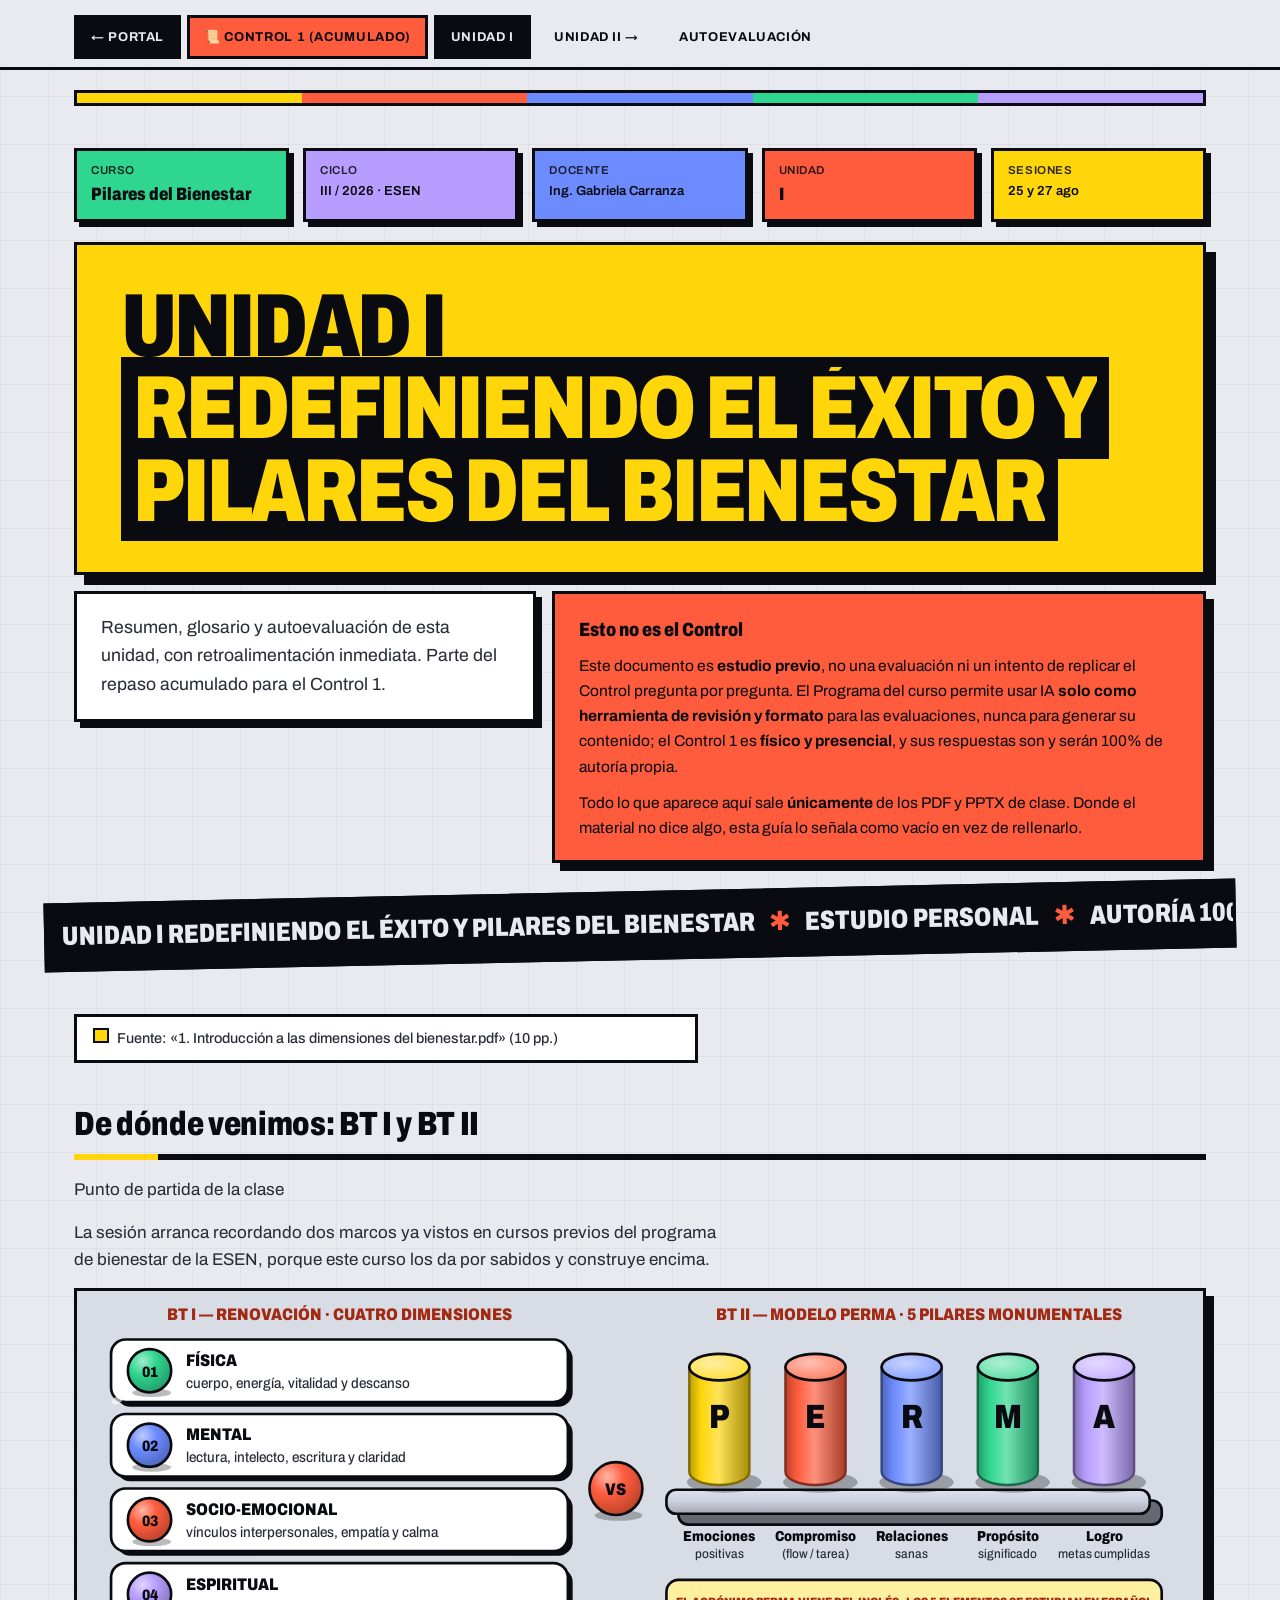
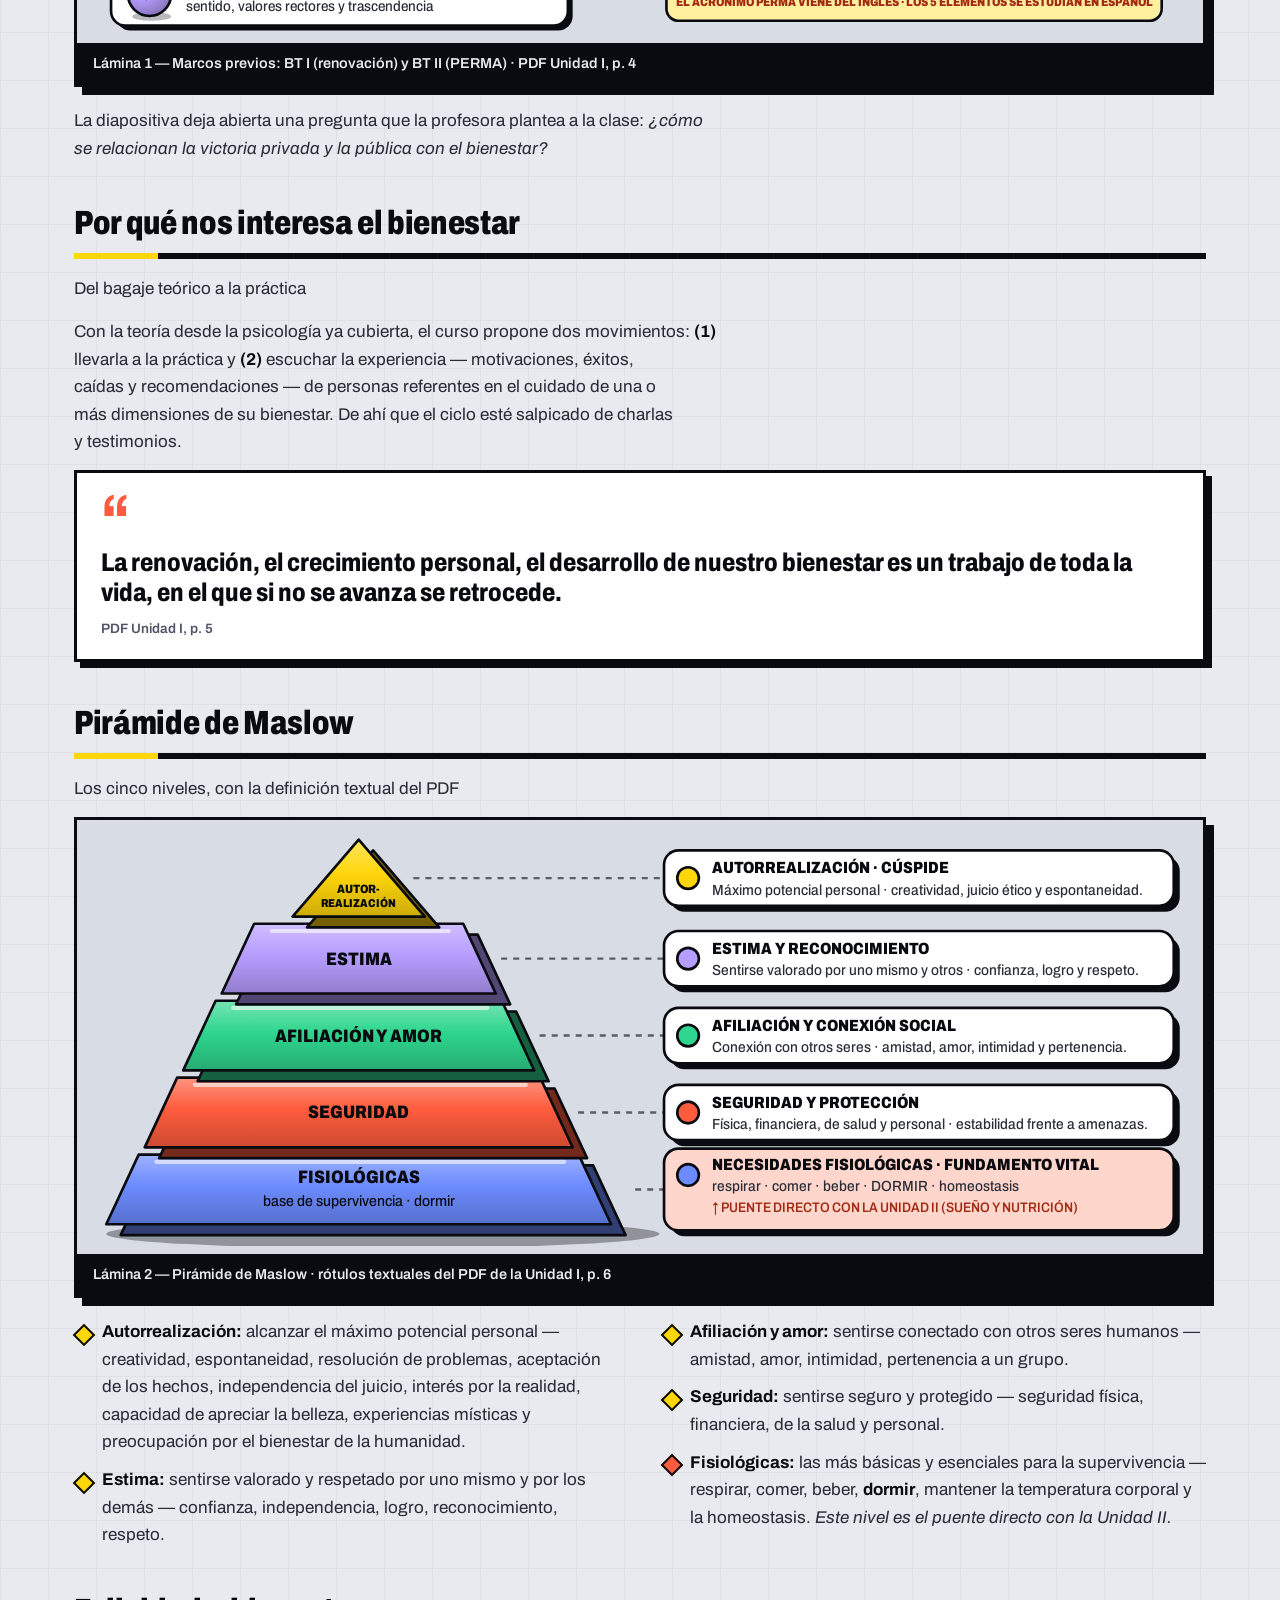
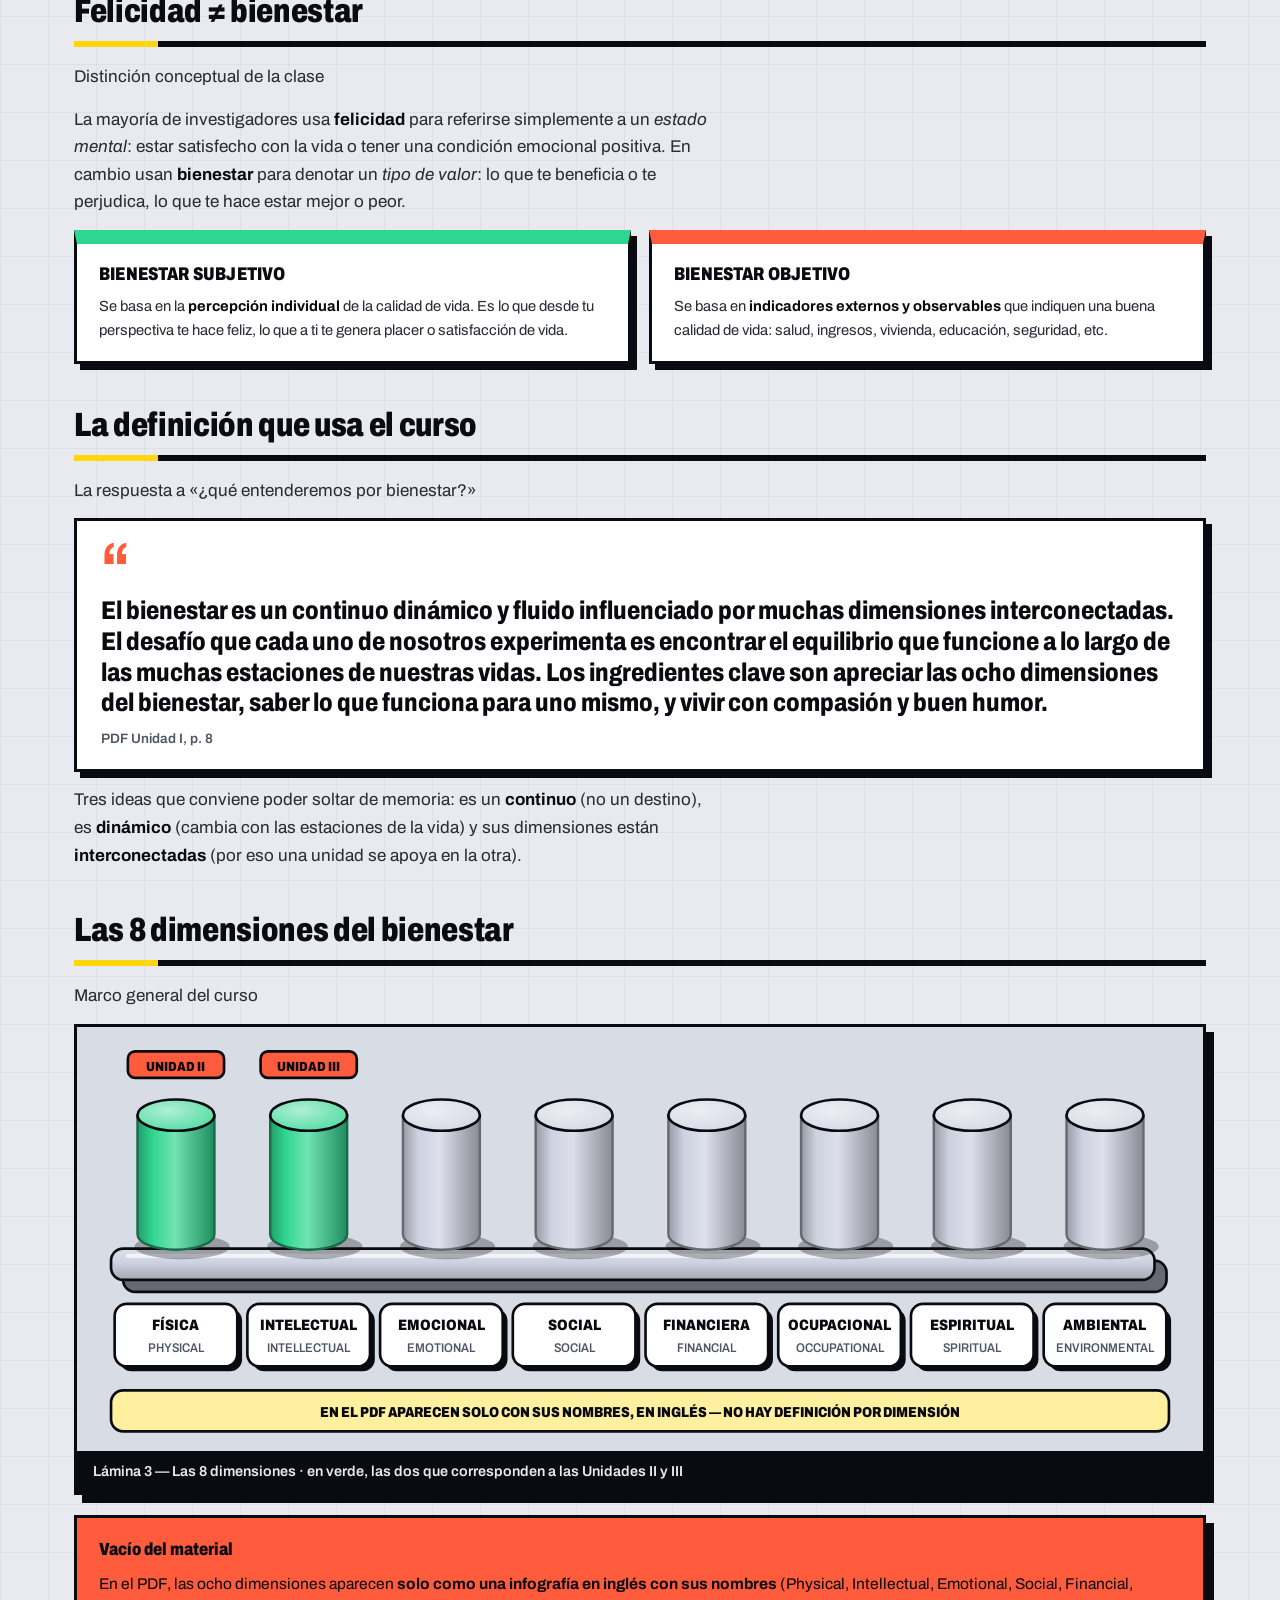
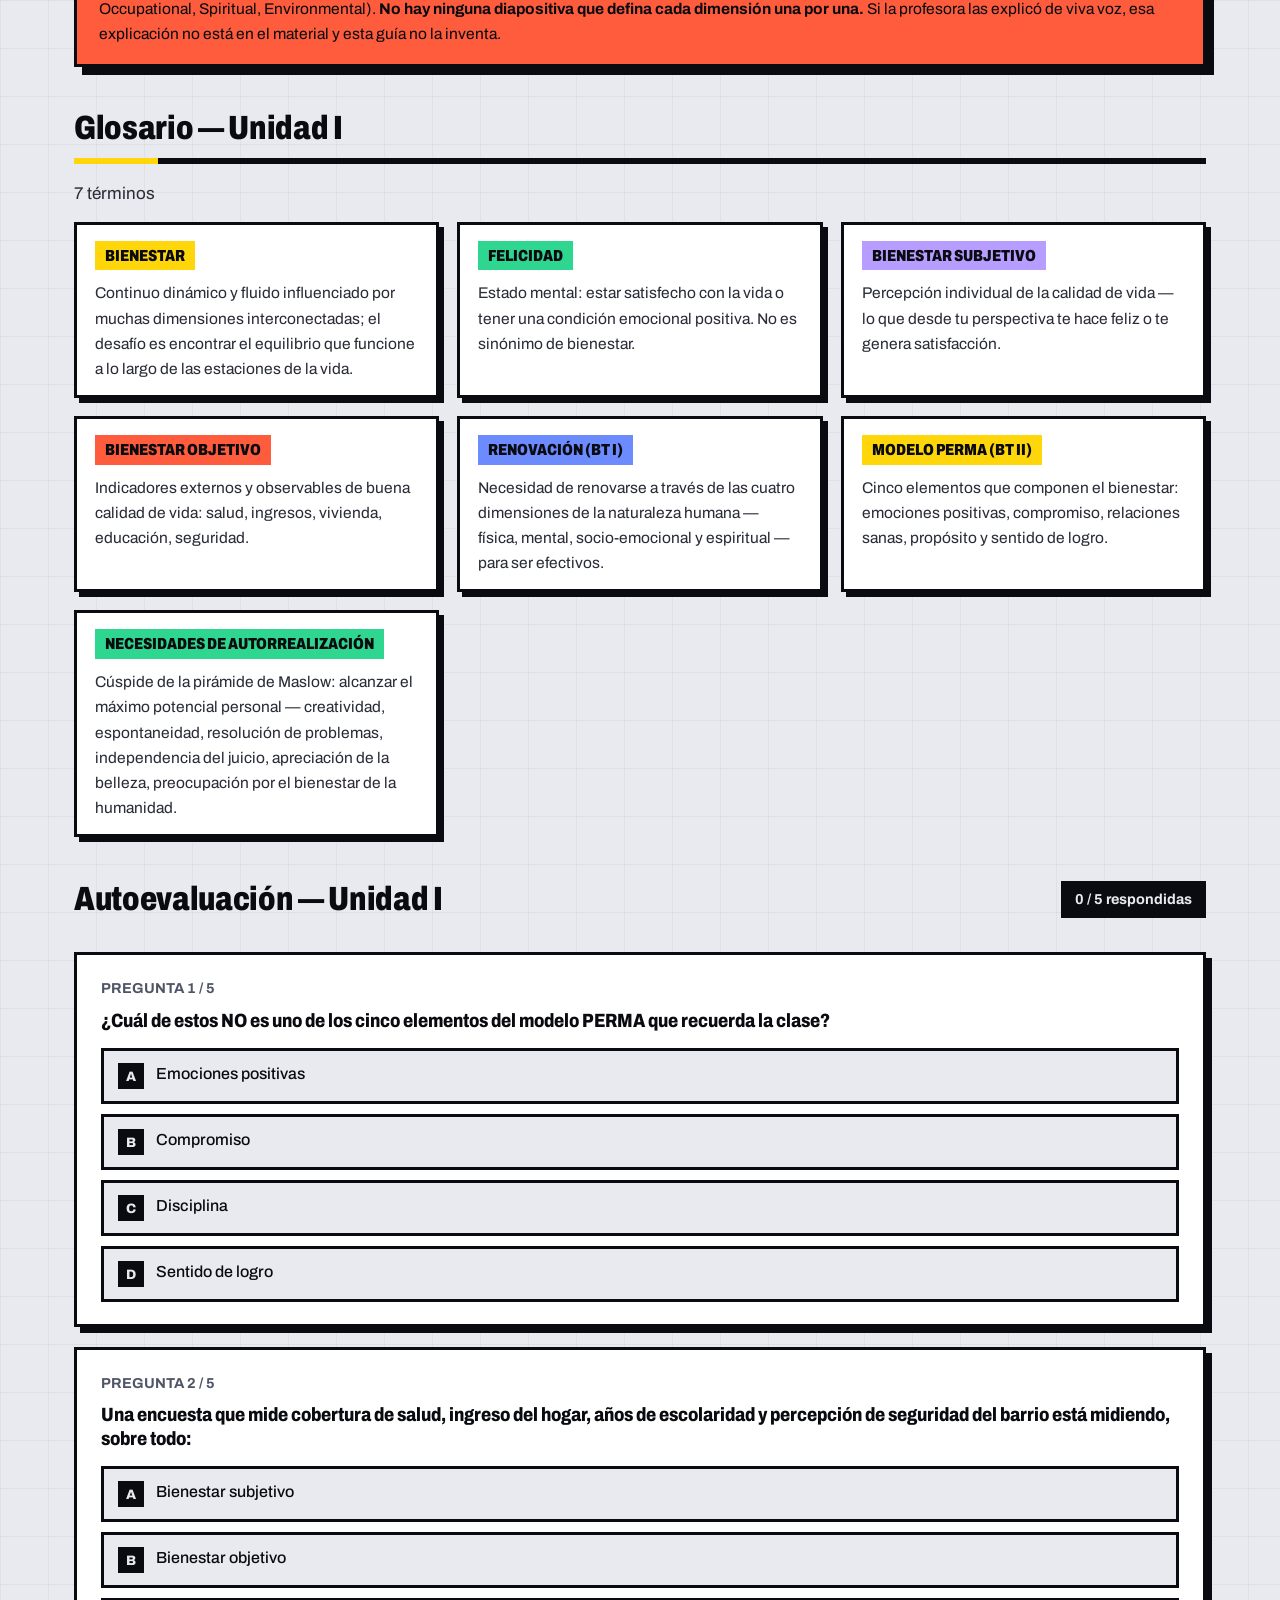
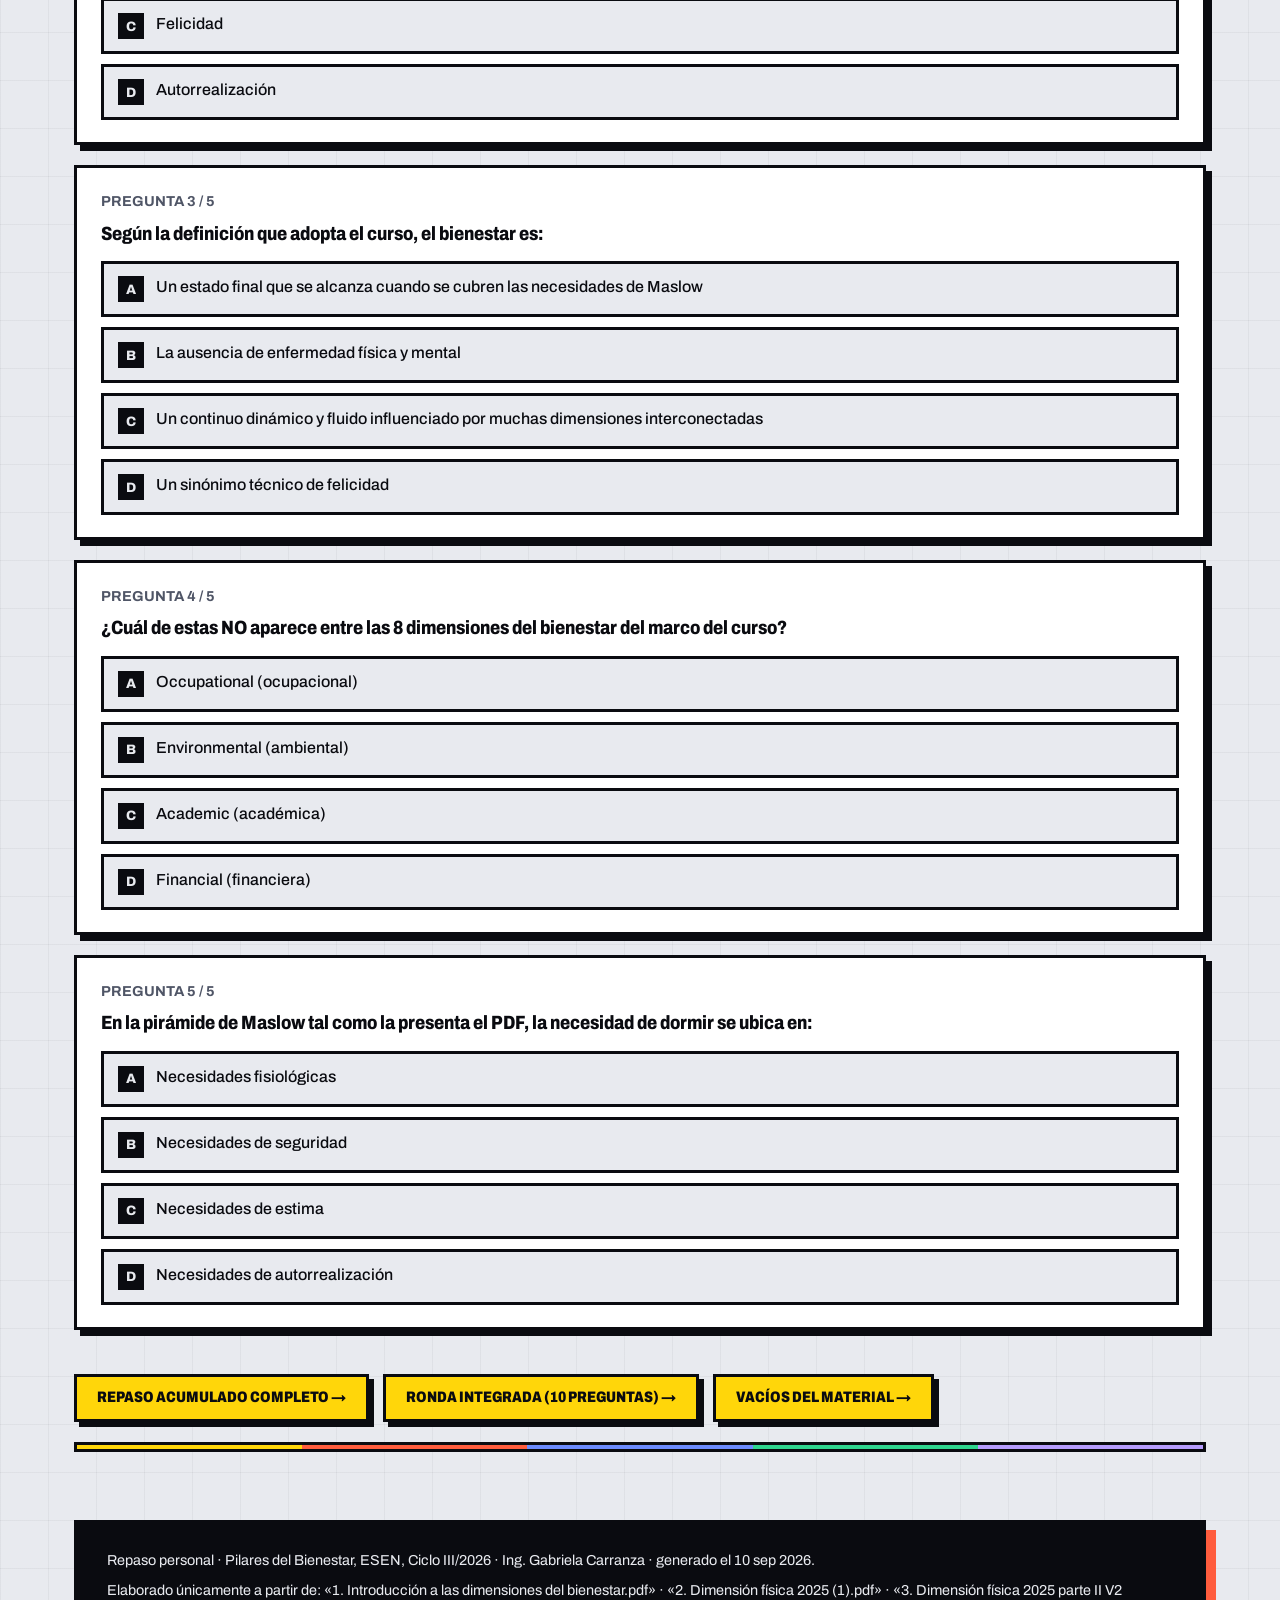
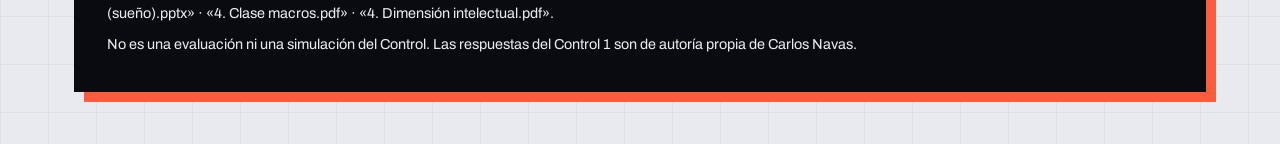
<file: docs/unidad-01/index.html>
<!doctype html>
<html lang="es">
<head>
<meta charset="UTF-8">
<meta name="viewport" content="width=device-width, initial-scale=1.0">
<meta name="color-scheme" content="light">
<title>Unidad I — Redefiniendo el éxito y pilares del bienestar · Pilares del Bienestar</title>
<style>
/*DESIGN:START*/
@import url('https://fonts.googleapis.com/css2?family=Archivo:wdth,wght@62..125,400..900&display=swap');

/* =====================================================================
   PILARES DEL BIENESTAR — Sistema de diseño "Bento Brutal" v2
   Fuente única: tools/design/brutal.css (se inyecta con tools/apply-design.mjs)

   Principios
   · Una sola familia (Archivo variable): el contraste viene del ANCHO y del PESO
     (titulares condensados y pesadísimos; texto en ancho normal).
   · Tiles planos de color con borde grueso y sombra dura (sin desenfoque).
   · Sin tiles dentro de tiles: el .block es texto abierto, los tiles son sus piezas.
   · Solo modo claro (se probó un modo noche y se descartó: los colores saturados no sobreviven bien).
   · El contenido SIEMPRE es visible: el motion solo mejora, nunca oculta.
   ===================================================================== */

/* ---------- Tokens ---------- */
:root{
  --paper:#E8EAEF; --paper-2:#D8DCE5; --card:#FFFFFF;
  --ink:#0A0B10; --ink-2:#2A2D38; --faint:#4F5566; --line:#B4B9C7;
  --grid:rgba(10,11,16,.045);
  --c-yellow:#FFD60A; --c-coral:#FF5C3D; --c-blue:#6C8BFF; --c-green:#2FD68F; --c-lilac:#B79DFF;
  --tile-y:#2B2508; --tile-c:#391810; --tile-b:#161F44; --tile-g:#0C2D1F; --tile-l:#271E46;
  --on-a:#0A0B10;           /* texto sobre un tile de color (modo día) */
  --n-edge:var(--ink); --n-shd:var(--ink);   /* tile neutro */
  --foot-bg:#0A0B10; --foot-fg:#E8EAEF;
  color-scheme:light;
  --a:var(--c-yellow);      /* acento del tile actual */

  --out:cubic-bezier(.16,1,.3,1);          /* ease-out expo */
  --out-q:cubic-bezier(.25,1,.5,1);        /* ease-out quart */
  --font:'Archivo',system-ui,sans-serif;

  --z-sticky:100; --z-progress:200; --z-confetti:300;

  /* alias heredados (los SVG y el HTML ya escrito los usan) */
  --bg:var(--paper); --bg-elev:var(--card); --bg-elev2:var(--paper-2);
  --border:var(--ink); --border-soft:var(--line);
  --text:var(--ink); --text-dim:var(--ink-2); --text-faint:var(--faint);
  --pine:#0A7A4B; --moss:#0A7A4B; --clay:#B8300F; --clay-deep:#A32A12; --sage:#4F7A63;
  --gold:#7A5300; --gold-doric:#7A5300; --gold-deep:#7A5300; --pine-light:#0A7A4B;
  --success:#0A7A4B; --danger:#B8300F;
  --marble:var(--card); --marble-elev:var(--card); --marble-elev2:var(--paper-2);

  /* rellenos planos de las láminas SVG */
  --svg-bg-start:#FFFFFF; --svg-bg-mid:#F6F7FA; --svg-bg-end:#ECEEF3;
  --svg-card-start:#FFFFFF; --svg-card-mid:#FFFFFF; --svg-card-end:#FFFFFF; --svg-card-edge:#FFFFFF;
  --svg-ped-start:#E6E9F0; --svg-ped-mid:#E6E9F0; --svg-ped-end:#E6E9F0;
  --svg-clay-bg-start:#FFD6CC; --svg-clay-bg-end:#FFD6CC;
  --svg-pine-bg-start:#C6F3DF; --svg-pine-bg-end:#C6F3DF;
  --svg-gold-bg-start:#FFF0A0; --svg-gold-bg-end:#FFF0A0;
  --svg-shaft-edge:#0A0B10; --svg-shaft-light:#F4F5F9; --svg-shaft-peak:#F4F5F9;
  --svg-shaft-mid:#F4F5F9; --svg-shaft-dark:#F4F5F9;
  --svg-greca:#0A0B10;
}
/* Superficie de un tile con acento (--a): relleno del color, borde y sombra de tinta, texto negro. */
*{
  --a-bg:var(--a); --a-fg:var(--on-a); --a-edge:var(--ink); --a-shd:var(--ink);
  --chip-bg:#0A0B10; --chip-fg:var(--a);
}

/* ---------- Base ---------- */
*{ box-sizing:border-box; }
html{ -webkit-text-size-adjust:100%; scroll-behavior:smooth; scroll-padding-top:84px; overflow-x:clip; }
html,body{ margin:0; padding:0; }
body{
  background-color:var(--paper); color:var(--ink);
  font-family:var(--font); font-weight:420; line-height:1.62; font-size:1.0625rem;
  background-image:linear-gradient(var(--grid) 1px,transparent 1px),linear-gradient(90deg,var(--grid) 1px,transparent 1px);
  background-size:48px 48px; overflow-x:clip;
}
::selection{ background:var(--c-yellow); color:#0A0B10; }
a{ color:var(--ink); text-decoration-thickness:3px; text-underline-offset:3px; text-decoration-color:var(--c-coral); }
a:hover{ background:var(--c-yellow); color:#0A0B10; text-decoration-color:#0A0B10; }
.wrap{ max-width:1180px; margin:0 auto; padding:0 24px; }

h1,h2,h3,h4{ font-family:var(--font); font-stretch:78%; font-weight:850; line-height:1; margin:0; letter-spacing:-.01em; color:var(--ink); text-wrap:balance; }
h1{ font-size:clamp(2.6rem,7.2vw,5.6rem); text-transform:uppercase; letter-spacing:-.025em; line-height:.92; }
h2{ font-size:clamp(2rem,4.8vw,3.5rem); text-transform:uppercase; letter-spacing:-.02em; }
h3{ font-size:clamp(1.5rem,2.8vw,2.1rem); line-height:1.04; }
h4{ font-size:1.15rem; line-height:1.15; }
p{ margin:0 0 1em; color:var(--ink-2); text-wrap:pretty; }
b,strong{ color:var(--ink); font-weight:700; }
.mono{ font-weight:600; font-variant-numeric:tabular-nums; }
:focus-visible{ outline:4px solid var(--c-blue); outline-offset:3px; }
.label{ font-weight:700; font-size:.78rem; letter-spacing:.06em; text-transform:uppercase; }

/* ---------- Barra superior ---------- */
.progress{ position:fixed; top:0; left:0; right:0; height:7px; z-index:var(--z-progress); pointer-events:none; }
.progress i{ display:block; height:100%; background:var(--c-coral); transform-origin:0 50%; transform:scaleX(var(--p,0)); }
nav.toc{ position:sticky; top:0; z-index:var(--z-sticky); background:var(--paper); border-bottom:3px solid var(--n-edge); padding-top:7px; }
nav.toc ul{ list-style:none; display:flex; gap:6px; margin:0 auto; padding:8px 24px; overflow-x:auto; max-width:1180px; align-items:center; scrollbar-width:none; }
nav.toc ul::-webkit-scrollbar{ display:none; }
nav.toc li{ flex:0 0 auto; }
nav.toc a{ display:flex; align-items:center; min-height:44px; padding:0 14px; font-weight:700; font-size:.8rem; letter-spacing:.05em; text-transform:uppercase;
  text-decoration:none; color:var(--ink); border:3px solid transparent; white-space:nowrap; transition:transform .25s var(--out), background .15s; }
nav.toc a:hover{ background:var(--c-yellow); color:#0A0B10; border-color:#0A0B10; transform:translateY(-3px) rotate(-1.2deg); }
nav.toc a.on{ background:var(--ink); color:var(--paper); border-color:var(--ink); }
nav.toc a.nav-temple{ background:var(--ink); color:var(--paper); border-color:var(--ink); }
nav.toc a.nav-temple:hover{ background:var(--c-yellow); color:#0A0B10; border-color:#0A0B10; }
nav.toc a.nav-highlight{ background:var(--c-coral); color:#0A0B10; border-color:#0A0B10; }

/* ---------- Franja de colores (antes: greca) ---------- */
.stripe{ height:16px; border:3px solid var(--n-edge); margin:20px 0;
  background:linear-gradient(90deg,var(--c-yellow) 0 20%,var(--c-coral) 0 40%,var(--c-blue) 0 60%,var(--c-green) 0 80%,var(--c-lilac) 0); }
.stripe.subtle{ height:10px; }

/* ---------- Tiles con acento (cabecera, notas, etc.) ---------- */
header.top > h1, .plate > div, .aviso, .note, .caso, .fb, .fcard, .chips li, .pager a,
.opt.good, .opt.bad, .split span, .btn.primary{
  background:var(--a-bg); color:var(--a-fg); border:3px solid var(--a-edge);
}
header.top > .lede{ background:var(--card); color:var(--ink-2); border:3px solid var(--n-edge); }
header.top > h1, .aviso, .note, .caso, .fcard{ box-shadow:8px 8px 0 var(--a-shd); }

/* ---------- Cabecera bento ---------- */
header.top{ display:grid; grid-template-columns:repeat(12,minmax(0,1fr)); gap:16px; padding:22px 0 0; }
header.top > *{ min-width:0; }
header.top > .plate{ grid-column:1/-1; }
header.top > h1{ --a:var(--c-yellow); grid-column:1/-1; padding:clamp(20px,3.4vw,40px) clamp(20px,3.4vw,44px); box-shadow:10px 10px 0 var(--a-shd); color:var(--a-fg); }
header.top > h1 em{ font-style:normal; background:var(--chip-bg); color:var(--chip-fg); padding:.02em .14em; box-decoration-break:clone; -webkit-box-decoration-break:clone; }
header.top > .lede{ grid-column:span 5; margin:0; box-shadow:6px 6px 0 var(--n-shd); padding:20px 24px; font-size:1.1rem; align-self:start; }
header.top > .aviso{ grid-column:span 7; margin:0; align-self:start; }
.lede{ max-width:64ch; }
.lede b{ background:var(--c-yellow); color:#0A0B10; padding:0 .2em; }

.plate{ display:grid; grid-template-columns:repeat(auto-fit,minmax(170px,1fr)); gap:14px; margin:0 0 4px; font-size:.82rem; }
.plate > div{ box-shadow:5px 5px 0 var(--a-shd); padding:10px 14px; font-weight:600; transition:transform .25s var(--out), box-shadow .25s; }
.plate > div:nth-child(5n+1){ --a:var(--c-green); } .plate > div:nth-child(5n+2){ --a:var(--c-lilac); }
.plate > div:nth-child(5n+3){ --a:var(--c-blue); }  .plate > div:nth-child(5n+4){ --a:var(--c-coral); }
.plate > div:nth-child(5n+5){ --a:var(--c-yellow); }
.plate > div:hover{ transform:translate(-3px,-3px) rotate(-1deg); box-shadow:9px 9px 0 var(--a-shd); }
.plate span{ display:block; font-size:.72rem; font-weight:600; letter-spacing:.05em; text-transform:uppercase; opacity:.85; }
.plate b{ color:var(--a-fg); font-stretch:80%; font-weight:850; font-size:1.12rem; }

.aviso{ --a:var(--c-coral); padding:20px 24px; }
.aviso .tag{ display:block; font-stretch:80%; font-weight:850; font-size:1.2rem; text-transform:none; letter-spacing:0; margin-bottom:8px; color:var(--a-fg); }
.aviso p, .aviso b{ color:var(--a-fg); font-size:.97rem; margin:0; }
.aviso p + p{ margin-top:.7em; }

/* ---------- Cinta de texto en movimiento ---------- */
.ticker{ overflow:hidden; background:var(--ink); color:var(--paper); border:3px solid var(--ink); margin:28px -30px; transform:rotate(-1.2deg); padding:10px 0; position:relative; }
.ticker.alt{ background:var(--c-yellow); color:#0A0B10; border-color:#0A0B10; transform:rotate(1deg); }
.ticker-track{ display:flex; width:max-content; animation:tick 30s linear infinite; }
.ticker.alt .ticker-track{ animation-direction:reverse; animation-duration:38s; }
.ticker-track span{ font-stretch:78%; font-weight:850; font-size:clamp(1.15rem,2.4vw,1.65rem); text-transform:uppercase; white-space:nowrap; padding:0 .9rem; }
.ticker-track span.dot{ color:var(--c-coral); padding:0; }
.ticker.alt .ticker-track span.dot{ color:#0A0B10; }
.ticker:hover .ticker-track{ animation-play-state:paused; }

/* ---------- Unidades ---------- */
section.unit{ --accent:var(--c-yellow); padding:16px 0 0; margin-top:26px; position:relative; }
section.unit:nth-of-type(5n+2){ --accent:var(--c-green); }
section.unit:nth-of-type(5n+3){ --accent:var(--c-lilac); }
section.unit:nth-of-type(5n+4){ --accent:var(--c-coral); }
section.unit:nth-of-type(5n+5){ --accent:var(--c-blue); }
.unit-head{ display:flex; gap:18px; align-items:center; flex-wrap:wrap; margin-bottom:0; }
.unit-num{ font-weight:850; font-stretch:80%; font-size:1.05rem; letter-spacing:.03em; text-transform:uppercase; background:var(--accent); color:#0A0B10;
  border:3px solid var(--n-edge); padding:6px 14px; transform:rotate(-2deg); display:inline-block; }
.unit-dates{ font-weight:600; font-size:.95rem; color:var(--faint); margin:12px 0 4px; }
.fuente{ font-size:.9rem; font-weight:500; color:var(--ink-2); background:var(--card); border:3px solid var(--n-edge); padding:10px 16px; margin:10px 0 0; max-width:78ch; }
.fuente::before{ content:""; display:inline-block; width:.8em; height:.8em; background:var(--accent); border:2px solid var(--n-edge); margin-right:.6em; vertical-align:-.05em; }

/* ---------- Bloques: texto abierto + tiles ---------- */
.block{ display:grid; grid-template-columns:repeat(12,minmax(0,1fr)); column-gap:28px; row-gap:14px; margin:44px 0; align-items:start; }
.block > *{ grid-column:1/-1; min-width:0; margin-top:0; margin-bottom:0; }
.block > :is(p,ul,ol){ grid-column:1/8; }                 /* sin JS: columna de lectura a la izquierda */
.block > .prose{ grid-column:1/-1; }                       /* con JS: párrafos y listas consecutivos van en .prose */
.block > .prose:not(.cols){ grid-column:1/8; }
.block > .prose.cols{ columns:2; column-gap:44px; }
.block > .prose:not(.cols) + .note{ grid-column:8/-1; }   /* la nota se sienta junto al texto corto que la precede */
.prose > :is(p,ul,ol){ margin-bottom:.9em; orphans:3; widows:3; }
.prose > :last-child{ margin-bottom:0; }
.prose ul.clean li{ break-inside:avoid; }
.block > h3{ display:block; padding-bottom:12px; border-bottom:6px solid var(--n-edge); margin-bottom:2px; position:relative; }
.block > h3::after{ content:""; position:absolute; left:0; bottom:-6px; width:84px; height:6px; background:var(--accent); }
.block > .sub{ display:block; font-weight:600; font-size:1rem; color:var(--ink-2); margin:0; text-transform:none; letter-spacing:0; padding-top:4px; }
.tagline{ font-weight:700; font-size:.82rem; color:var(--clay); letter-spacing:.04em; text-transform:uppercase; }
:is(.note,.caso,.fb,.aviso,.fcard,.opt) .tagline{ color:var(--a-fg); }
dl.glos dt .tagline{ color:#0A0B10; font-size:.72rem; margin-left:6px; }
h4.sec .mono{ color:inherit !important; opacity:.8; font-size:.8rem !important; letter-spacing:.04em !important; }
.hl{ background:var(--c-yellow); color:#0A0B10; font-weight:700; padding:0 .25em; }
h4.sec{ display:inline-block; font-size:1rem; text-transform:uppercase; letter-spacing:.02em; margin:28px 0 10px; background:var(--ink); color:var(--paper); padding:5px 12px; }

ul.clean{ margin:0; padding:0; list-style:none; }
ul.clean li{ position:relative; padding-left:28px; margin-bottom:.6em; color:var(--ink-2); }
ul.clean li::before{ content:""; position:absolute; left:2px; top:.5em; width:12px; height:12px; background:var(--accent); border:2.5px solid var(--n-edge); transform:rotate(45deg); }
ul.clean li.clay::before{ background:var(--c-coral); }

/* tiles neutros: 2 y 3 columnas */
.two, .three{ display:grid; gap:18px; }
.two{ grid-template-columns:repeat(2,minmax(0,1fr)); }
.three{ grid-template-columns:repeat(auto-fit,minmax(240px,1fr)); }
.two > div, .three > div{ border:3px solid var(--n-edge); background:var(--card); padding:20px 22px 18px; border-top-width:14px; box-shadow:6px 6px 0 var(--n-shd);
  transition:transform .3s var(--out), box-shadow .3s; }
.two > div:nth-child(5n+1), .three > div:nth-child(5n+1){ border-top-color:var(--c-green); }
.two > div:nth-child(5n+2), .three > div:nth-child(5n+2){ border-top-color:var(--c-coral); }
.two > div:nth-child(5n+3), .three > div:nth-child(5n+3){ border-top-color:var(--c-blue); }
.two > div:nth-child(5n+4), .three > div:nth-child(5n+4){ border-top-color:var(--c-yellow); }
.two > div:nth-child(5n+5), .three > div:nth-child(5n+5){ border-top-color:var(--c-lilac); }
.two > div:hover, .three > div:hover{ transform:translate(-4px,-4px); box-shadow:11px 11px 0 var(--n-shd); }
.two h4, .three h4{ text-transform:uppercase; letter-spacing:.01em; margin:0 0 10px; }
.two ul{ margin:0; padding-left:18px; }
.two li{ color:var(--ink-2); font-size:.97rem; margin-bottom:.4em; }
.two .resp{ margin:12px 0 0; color:var(--ink); font-weight:700; font-size:.97rem; }
.three p{ margin:0 0 .5em; font-size:.97rem; }
.three p:last-child{ margin-bottom:0; }
.three .lab{ display:inline-block; font-weight:700; font-size:.74rem; letter-spacing:.06em; text-transform:uppercase; background:var(--chip-bg); color:var(--chip-fg); padding:2px 9px; margin-bottom:8px; }
@media (max-width:700px){ .two{ grid-template-columns:1fr; } }

/* notas y citas (a la derecha del texto) */
.note{ --a:var(--c-yellow); padding:18px 22px; font-size:.97rem; }
.note p, .note b{ color:var(--a-fg); margin:0; }
.note .tag{ display:block; font-stretch:80%; font-weight:850; font-size:1.1rem; text-transform:none; letter-spacing:0; margin-bottom:6px; color:var(--a-fg); }
.note.gap{ --a:var(--c-coral); }
blockquote{ margin:0; padding:22px 24px; border:3px solid var(--n-edge); background:var(--card); box-shadow:6px 6px 0 var(--n-shd);
  font-stretch:82%; font-weight:800; font-size:clamp(1.2rem,2.3vw,1.6rem); line-height:1.2; color:var(--ink); }
blockquote::before{ content:"“"; display:block; font-size:4.2rem; line-height:.7; color:var(--c-coral); margin-bottom:6px; }
blockquote cite{ display:block; font-stretch:100%; font-weight:600; font-size:.85rem; font-style:normal; color:var(--faint); margin-top:12px; }

/* ---------- Láminas ---------- */
figure.diag{ margin:0 0 6px; border:3px solid var(--n-edge); background:var(--paper-2); padding:10px 10px 0; overflow:hidden; box-shadow:8px 8px 0 var(--n-shd); }
figure.diag .scroller{ overflow-x:auto; padding-bottom:8px; }
figure.diag svg{ display:block; width:100%; height:auto; }
figure.diag figcaption{ font-weight:600; font-size:.9rem; background:var(--ink); color:var(--paper); margin:0 -10px; padding:9px 16px; }
figure.diag svg text[font-family*="Cinzel"]{ font-family:var(--font); font-stretch:86%; font-weight:800; letter-spacing:.01em; }
figure.diag svg text[font-family*="Cormorant"]{ font-family:var(--font); font-stretch:72%; font-style:normal; font-weight:560; }
figure.diag svg text[font-family*="Plex"]{ font-family:var(--font); font-stretch:78%; font-weight:600; letter-spacing:.02em; }
figure.diag svg text[font-family*="Work Sans"]{ font-family:var(--font); }
figure.diag svg [filter]{ filter:none; }
figure.diag svg [fill*="meander"]{ display:none; }
figure.diag svg :is(rect,polygon,circle,ellipse)[stroke]{ stroke:var(--ink); stroke-width:2.2px; }
figure.diag svg :is(linearGradient,radialGradient)[id$="-gk-clay"] stop{ stop-color:#E5472C; }
figure.diag svg :is(linearGradient,radialGradient)[id$="-gk-pine"] stop,
figure.diag svg :is(linearGradient,radialGradient)[id$="-gk-shaft-pine"] stop{ stop-color:#0B6B44; }
figure.diag svg :is(linearGradient,radialGradient)[id$="-gk-moss"] stop{ stop-color:#14925F; }
figure.diag svg :is(linearGradient,radialGradient)[id$="-gk-gold"] stop{ stop-color:#F5B800; }
figure.diag svg :is(linearGradient,radialGradient)[id$="-gk-nocturnal"] stop{ stop-color:#16191D; }
figure.diag svg :is(linearGradient,radialGradient)[id$="-shaft"] stop,
figure.diag svg :is(linearGradient,radialGradient)[id$="-shaft-light"] stop{ stop-color:var(--svg-shaft-mid); }

.sv text{ font-family:var(--font); }
.sv .h{ font-stretch:84%; font-weight:850; fill:var(--ink); }
.sv .t{ fill:var(--ink); }
.sv .d{ fill:var(--ink-2); font-stretch:92%; font-weight:480; }
.sv .m{ fill:var(--faint); font-stretch:88%; font-weight:560; }
.sv .cl{ fill:var(--clay-deep); }
.sv .pn{ fill:var(--pine); }
.sv .fpine{ fill:var(--svg-pine-bg-end); stroke:var(--ink); stroke-width:2.5; }
.sv .fclay{ fill:var(--svg-clay-bg-end); stroke:var(--ink); stroke-width:2.5; }
.sv .fclay2{ fill:var(--c-coral); fill-opacity:.55; stroke:var(--ink); stroke-width:2.5; }
.sv .fgold{ fill:var(--svg-gold-bg-end); stroke:var(--ink); stroke-width:2.5; }
.sv .fdash{ fill:var(--svg-card-mid); stroke:var(--ink); stroke-width:2.5; stroke-dasharray:8 5; }
.sv .badge{ fill:var(--c-yellow); stroke:var(--ink); stroke-width:2.5; }
.sv .ln{ stroke:var(--ink); stroke-width:2.5; fill:none; }
.sv .ln.dashed{ stroke-dasharray:8 6; }
.sv .brk{ stroke:var(--ink); stroke-width:2.5; fill:none; }
.sv .badge + text.h{ fill:#0A0B10; }

/* ---------- Glosario ---------- */
dl.glos{ margin:0; display:grid; grid-template-columns:repeat(auto-fit,minmax(270px,1fr)); gap:18px; }
dl.glos > div{ border:3px solid var(--n-edge); background:var(--card); padding:16px 18px 14px; box-shadow:5px 5px 0 var(--n-shd); transition:transform .3s var(--out), box-shadow .3s; }
dl.glos > div:hover{ transform:translate(-4px,-4px) rotate(-.5deg); box-shadow:10px 10px 0 var(--n-shd); }
dl.glos dt{ display:inline-block; font-stretch:80%; font-weight:850; font-size:1rem; text-transform:uppercase; background:var(--a-bg2,var(--c-yellow)); color:#0A0B10; padding:2px 10px; margin-bottom:10px; }
dl.glos > div:nth-child(5n+2) dt{ --a-bg2:var(--c-green); } dl.glos > div:nth-child(5n+3) dt{ --a-bg2:var(--c-lilac); }
dl.glos > div:nth-child(5n+4) dt{ --a-bg2:var(--c-coral); } dl.glos > div:nth-child(5n+5) dt{ --a-bg2:var(--c-blue); }
dl.glos dd{ margin:0; color:var(--ink-2); font-size:.97rem; }

/* ---------- Autoevaluación ---------- */
.quizhead{ display:flex; justify-content:space-between; align-items:center; gap:14px; flex-wrap:wrap; }
.quizhead h3{ margin:0; }
.score{ display:inline-block; font-weight:700; font-size:.9rem; font-variant-numeric:tabular-nums; background:var(--ink); color:var(--paper); padding:7px 14px; }
.score.bump{ animation:bump .5s var(--out); }
.q{ border:3px solid var(--n-edge); background:var(--card); padding:22px 24px 22px; margin:20px 0 0; box-shadow:6px 6px 0 var(--n-shd); }
.q .qn{ display:block; font-weight:700; font-size:.9rem; color:var(--faint); margin-bottom:8px; font-variant-numeric:tabular-nums; }
.q .qt{ font-stretch:84%; font-weight:800; color:var(--ink); margin:0 0 16px; font-size:1.2rem; line-height:1.22; }
.caso{ --a:var(--c-lilac); padding:13px 16px; margin:0 0 14px; font-size:.97rem; box-shadow:none; }
.caso .tagline{ display:block; margin-bottom:5px; color:var(--a-fg); }
.opts{ display:flex; flex-direction:column; gap:10px; }
.opt{ text-align:left; font:inherit; font-size:1rem; font-weight:500; color:var(--ink); cursor:pointer; background:var(--paper); border:3px solid var(--n-edge);
  padding:12px 14px; min-height:48px; display:flex; gap:12px; align-items:flex-start; line-height:1.4; transition:transform .2s var(--out), box-shadow .2s, background .15s; }
.opt:hover:not(:disabled){ transform:translate(-3px,-3px); box-shadow:6px 6px 0 var(--n-shd); background:var(--c-yellow); color:#0A0B10; }
.opt:active:not(:disabled){ transform:translate(3px,3px); box-shadow:none; transition-duration:.06s; }
.opt:disabled{ cursor:default; }
.opt .k{ flex:0 0 auto; font-weight:800; font-size:.85rem; background:var(--ink); color:var(--paper); width:26px; height:26px; display:inline-flex; align-items:center; justify-content:center; }
.opt.good{ --a:var(--c-green); animation:pop .5s var(--out); }
.opt.bad{ --a:var(--c-coral); animation:shake .5s; }
.opt.good .k, .opt.bad .k{ background:var(--chip-bg); color:var(--chip-fg); }
.fb{ --a:var(--c-green); margin-top:16px; padding:14px 18px; font-size:.97rem; animation:drop .45s var(--out); }
.fb.no{ --a:var(--c-coral); }
.fb p, .fb b{ color:var(--a-fg); }
.fb .verdict{ display:inline-block; font-weight:800; font-size:.8rem; letter-spacing:.06em; text-transform:uppercase; background:var(--chip-bg); color:var(--chip-fg); padding:2px 10px; margin-bottom:8px; }
.fb p{ margin:0 0 .55em; } .fb p:last-child{ margin-bottom:0; }
.fb .src{ font-size:.82rem; font-weight:500; opacity:.85; }

/* ---------- Componentes del repaso 2 ---------- */
.split{ display:flex; min-height:56px; border:3px solid var(--n-edge); font-stretch:80%; font-weight:850; }
.split span{ display:flex; align-items:center; justify-content:center; padding:6px 10px; font-size:1rem; text-align:center; border:0; }
.split .a{ --a:var(--c-coral); width:20%; border-right:3px solid var(--n-edge); }
.split .b{ --a:var(--c-green); width:80%; }
.split-cap{ font-size:.85rem; font-weight:500; color:var(--faint); }
.chips{ display:flex; flex-wrap:wrap; gap:10px; margin:0; padding:0; list-style:none; }
.chips li{ --a:var(--c-yellow); padding:6px 14px; font-stretch:80%; font-weight:850; font-size:1rem; box-shadow:3px 3px 0 var(--a-shd); transition:transform .25s var(--out); }
.chips li:nth-child(4n+2){ --a:var(--c-green); } .chips li:nth-child(4n+3){ --a:var(--c-lilac); } .chips li:nth-child(4n+4){ --a:var(--c-coral); }
.chips li:hover{ transform:translateY(-4px) rotate(-2.5deg); }
ol.steps{ list-style:none; counter-reset:st; padding:0; margin:0; }
ol.steps li{ counter-increment:st; position:relative; padding:12px 0 12px 60px; border-bottom:3px dashed var(--line); color:var(--ink-2); }
ol.steps li::before{ content:counter(st); position:absolute; left:0; top:10px; width:42px; height:42px; display:flex; align-items:center; justify-content:center; background:var(--accent);
  color:#0A0B10; border:3px solid var(--n-edge); font-stretch:80%; font-weight:900; font-size:1.2rem; transform:rotate(-4deg); }
ol.steps li b{ display:block; }
.btn{ font:inherit; font-stretch:82%; font-weight:850; font-size:.95rem; letter-spacing:.02em; text-transform:uppercase; min-height:46px; padding:0 20px; cursor:pointer;
  background:var(--card); color:var(--ink); border:3px solid var(--n-edge); box-shadow:4px 4px 0 var(--n-shd); transition:transform .2s var(--out), box-shadow .2s, background .15s; }
.btn:hover{ transform:translate(-3px,-3px) rotate(-1deg); box-shadow:8px 8px 0 var(--n-shd); background:var(--c-yellow); color:#0A0B10; border-color:#0A0B10; }
.btn:active{ transform:translate(4px,4px); box-shadow:none; transition-duration:.06s; }
.btn.primary{ --a:var(--c-blue); box-shadow:4px 4px 0 var(--a-shd); }
.btn.primary:hover{ background:var(--c-coral); color:#0A0B10; }
.deck{ border:3px solid var(--n-edge); background:var(--paper-2); padding:20px; box-shadow:6px 6px 0 var(--n-shd); }
.deck-top{ display:flex; justify-content:space-between; gap:12px; flex-wrap:wrap; font-weight:700; font-size:.85rem; color:var(--ink-2); margin-bottom:12px; font-variant-numeric:tabular-nums; }
.fcard{ --a:var(--c-yellow); display:block; width:100%; min-height:210px; text-align:left; font:inherit; cursor:pointer; padding:22px 24px; box-shadow:7px 7px 0 var(--a-shd);
  animation:cardin .55s var(--out); transition:transform .2s var(--out), box-shadow .2s; transform-origin:50% 100%; }
.fcard:hover{ transform:translate(-3px,-3px) rotate(-.5deg); box-shadow:11px 11px 0 var(--a-shd); }
.fcard .side{ display:inline-block; font-weight:800; font-size:.78rem; letter-spacing:.08em; text-transform:uppercase; background:var(--chip-bg); color:var(--chip-fg); padding:2px 10px; margin-bottom:12px; }
.fcard .txt{ font-stretch:84%; font-weight:800; font-size:clamp(1.15rem,2.4vw,1.5rem); line-height:1.25; white-space:pre-line; display:block; color:var(--a-fg); }
.fcard.back{ --a:var(--c-green); animation:flip .6s var(--out); }
.deck-actions{ display:flex; gap:10px; flex-wrap:wrap; margin-top:16px; }
.deck-done{ padding:30px 6px; text-align:center; color:var(--ink); font-stretch:80%; font-weight:850; font-size:1.5rem; text-transform:uppercase; }
.notes{ border:3px solid var(--n-edge); background:var(--paper-2); padding:6px 22px 20px; box-shadow:6px 6px 0 var(--n-shd); }
.notes label{ display:block; font-stretch:84%; font-weight:850; color:var(--ink); margin:18px 0 8px; font-size:1.05rem; }
.notes label small{ display:block; font-stretch:100%; font-weight:420; color:var(--faint); font-size:.88rem; }
.notes textarea{ width:100%; min-height:96px; resize:vertical; font:inherit; font-size:1rem; color:var(--ink); background:var(--card); border:3px solid var(--n-edge); padding:12px 14px; transition:box-shadow .2s, transform .2s; }
.notes textarea:focus{ outline:none; border-color:var(--c-blue); box-shadow:6px 6px 0 var(--c-blue); transform:translate(-3px,-3px); }
.notes .hint{ font-size:.85rem; color:var(--faint); margin:16px 0 0; }

/* ---------- Pager y pie ---------- */
.pager{ display:flex; gap:14px; flex-wrap:wrap; margin:44px 0 0; }
.pager a{ --a:var(--c-yellow); display:inline-flex; align-items:center; min-height:48px; padding:0 20px; font-stretch:82%; font-weight:850; font-size:.95rem; text-transform:uppercase; text-decoration:none;
  box-shadow:5px 5px 0 var(--a-shd); transition:transform .2s var(--out), box-shadow .2s; }
.pager a:hover{ transform:translate(-3px,-3px) rotate(-1deg); box-shadow:9px 9px 0 var(--a-shd); background:var(--c-green); color:#0A0B10; }
.pager a:active{ transform:translate(4px,4px); box-shadow:none; transition-duration:.06s; }
footer{ background:var(--foot-bg); color:var(--foot-fg); border:3px solid var(--n-edge); margin:68px 0 52px; padding:26px 30px; font-size:.9rem; box-shadow:10px 10px 0 var(--c-coral); }
footer p, footer b, footer a{ color:var(--foot-fg); font-size:.9rem; margin:0 0 .5em; }
footer code{ background:var(--c-yellow); color:#0A0B10; padding:1px 6px; font-weight:700; }

/* ---------- Motion ---------- */
@keyframes pop{ 0%{ scale:.94; } 100%{ scale:1; } }
@keyframes shake{ 0%,100%{ translate:0 0; } 20%{ translate:-9px 0; } 40%{ translate:8px 0; } 60%{ translate:-5px 0; } 80%{ translate:3px 0; } }
@keyframes drop{ from{ opacity:0; translate:0 -14px; } to{ opacity:1; translate:0 0; } }
@keyframes bump{ 0%{ scale:1; } 35%{ scale:1.18; rotate:-2deg; } 100%{ scale:1; } }
@keyframes cardin{ from{ opacity:0; translate:0 26px; rotate:-2.5deg; } to{ opacity:1; translate:0 0; rotate:0deg; } }
@keyframes flip{ from{ transform:perspective(900px) rotateY(-90deg); opacity:.2; } to{ transform:perspective(900px) rotateY(0); opacity:1; } }
@keyframes wordup{ from{ transform:translateY(112%) rotate(6deg); } to{ transform:none; } }
@keyframes shape-pop{ from{ opacity:0; scale:.6; } to{ opacity:1; scale:1; } }
@keyframes rise{ from{ translate:0 48px; rotate:var(--rise-r,0deg); } to{ translate:0 0; rotate:0deg; } }
@keyframes slide-in{ from{ opacity:0; translate:0 28px; } to{ opacity:1; translate:0 0; } }
@keyframes bar-in{ from{ clip-path:inset(0 100% 0 0); } to{ clip-path:inset(0 0 0 0); } }
@keyframes spin{ to{ rotate:360deg; } }
@keyframes floaty{ 0%,100%{ transform:translateY(0); } 50%{ transform:translateY(-12px); } }
@keyframes tick{ to{ transform:translateX(-50%); } }

.w{ display:inline-block; overflow:hidden; vertical-align:bottom; padding-bottom:.06em; margin-bottom:-.06em; }
.w > span{ display:inline-block; }
.confetti{ position:fixed; z-index:var(--z-confetti); width:10px; height:10px; pointer-events:none; border:2px solid #0A0B10; }

@media (prefers-reduced-motion:no-preference){
  /* entrada de la cabecera (el contenido ya es visible; esto solo lo anima) */
  header.top > *, .hero > *{ animation:slide-in .8s var(--out) backwards; }
  header.top > :nth-child(2), .hero > :nth-child(2){ animation-delay:.08s; }
  header.top > :nth-child(3), .hero > :nth-child(3){ animation-delay:.16s; }
  header.top > :nth-child(4), .hero > :nth-child(4){ animation-delay:.24s; }
  .stripe{ animation:bar-in 1s var(--out) backwards; }
  .w > span{ animation:wordup .9s var(--out) backwards; animation-delay:calc(var(--i,0) * 70ms + 120ms); }
  /* láminas: las formas saltan en cascada al entrar en pantalla */
  figure.diag.in svg > :not(defs){ transform-box:fill-box; transform-origin:center; animation:shape-pop .6s var(--out) backwards; animation-delay:calc(var(--i,0) * 24ms); }
  /* revelado al scroll (solo desplazamiento: el contenido nunca queda invisible);
     requiere scroll-driven animations, sin soporte simplemente no se anima */
  @supports (animation-timeline: view()){
    .note, .two > div, .three > div, dl.glos > div, .q, figure.diag, .deck, .notes, blockquote, .block > .prose, .block > :is(p,ul,ol), .block > h3,
    .ut, .ctl, .idea, .seal, .band, .ficha, .hero-quote, [data-reveal]{
      animation:rise linear both; animation-timeline:view(); animation-range:entry 0% entry 38%; }
  }
}
@media (prefers-reduced-motion:reduce){
  html{ scroll-behavior:auto; }
  *, *::before, *::after{ animation:none !important; transition:none !important; }
}

/* ---------- Responsive ---------- */
@media (max-width:900px){
  .block > *, .block > :is(p,ul,ol), .block > .prose:not(.cols), .block > .prose:not(.cols) + .note{ grid-column:1/-1; }
  .block > .prose.cols{ columns:1; }
  header.top > .lede, header.top > .aviso{ grid-column:1/-1; }
  .ticker{ margin-left:-24px; margin-right:-24px; }
}
@media (max-width:520px){
  .wrap{ padding:0 16px; }
  .ticker{ margin-left:-16px; margin-right:-16px; }
  .deck{ padding:12px; } .fcard{ padding:16px; }
  .split span{ font-size:.78rem; padding:6px 4px; }
  header.top > h1{ box-shadow:6px 6px 0 var(--a-shd); }
  .block{ margin:52px 0; }
}
/*DESIGN:END*/
</style>
</head>
<body>
<nav class="toc"><ul><li><a href="../" class="nav-temple">← PORTAL</a></li><li><a href="../repaso-control-1/" class="nav-highlight">📜 CONTROL 1 (ACUMULADO)</a></li><li><a href="#u1">UNIDAD I</a></li><li><a href="../unidad-02/">UNIDAD II →</a></li><li><a href="#quiz">AUTOEVALUACIÓN</a></li></ul></nav>
<div class="wrap">
<div class="stripe"></div>
<header class="top"><div class="plate"><div><span>Curso</span><b>Pilares del Bienestar</b></div><div><span>Ciclo</span>III / 2026 · ESEN</div><div><span>Docente</span>Ing. Gabriela Carranza</div><div><span>Unidad</span><b>I</b></div><div><span>Sesiones</span>25 y 27 ago</div></div><h1>Unidad I<br><em>Redefiniendo el éxito y pilares del bienestar</em></h1><p class="lede">Resumen, glosario y autoevaluación de esta unidad, con retroalimentación inmediata. Parte del repaso acumulado para el Control 1.</p><div class="aviso"><span class="tag">Esto no es el Control</span><p>Este documento es <b>estudio previo</b>, no una evaluación ni un intento de replicar el Control pregunta por pregunta. El Programa del curso permite usar IA <b>solo como herramienta de revisión y formato</b> para las evaluaciones, nunca para generar su contenido; el Control 1 es <b>físico y presencial</b>, y sus respuestas son y serán 100% de autoría propia.</p><p>Todo lo que aparece aquí sale <b>únicamente</b> de los PDF y PPTX de clase. Donde el material no dice algo, esta guía lo señala como vacío en vez de rellenarlo.</p></div></header><section class="unit" id="u1"><p class="fuente">Fuente: «1. Introducción a las dimensiones del bienestar.pdf» (10 pp.)</p>
  <div class="block">
    <h3>De dónde venimos: BT I y BT II</h3>
    <p class="sub">Punto de partida de la clase</p>
    <p>La sesión arranca recordando dos marcos ya vistos en cursos previos del programa de
    bienestar de la ESEN, porque este curso los da por sabidos y construye encima.</p>
    <figure class="diag"><div class="scroller"><svg class="sv" style="min-width:680px; width:100%;" viewBox="0 0 920 278" role="img" aria-label="Lámina 1 — Marcos previos: BT I (renovación) y BT II (modelo PERMA)"><defs><radialGradient id="u01-f1-s-blue" cx=".34" cy=".28" r=".85"><stop offset="0" stop-color="#bdcbff"/><stop offset=".38" stop-color="#6C8BFF"/><stop offset="1" stop-color="#495fad"/></radialGradient><linearGradient id="u01-f1-v-blue" x1="0" x2="1" y1="0" y2="0"><stop offset="0" stop-color="#5067bd"/><stop offset=".2" stop-color="#6C8BFF"/><stop offset=".48" stop-color="#9bb0ff"/><stop offset="1" stop-color="#475ca8"/></linearGradient><radialGradient id="u01-f1-t-blue" cx=".4" cy=".35" r=".8"><stop offset="0" stop-color="#c7d3ff"/><stop offset="1" stop-color="#7e99ff"/></radialGradient><linearGradient id="u01-f1-f-blue" x1="0" x2="0" y1="0" y2="1"><stop offset="0" stop-color="#9eb2ff"/><stop offset=".45" stop-color="#6C8BFF"/><stop offset="1" stop-color="#566fcc"/></linearGradient><radialGradient id="u01-f1-s-coral" cx=".34" cy=".28" r=".85"><stop offset="0" stop-color="#ffb6a8"/><stop offset=".38" stop-color="#FF5C3D"/><stop offset="1" stop-color="#ad3f29"/></radialGradient><linearGradient id="u01-f1-v-coral" x1="0" x2="1" y1="0" y2="0"><stop offset="0" stop-color="#bd442d"/><stop offset=".2" stop-color="#FF5C3D"/><stop offset=".48" stop-color="#ff907b"/><stop offset="1" stop-color="#a83d28"/></linearGradient><radialGradient id="u01-f1-t-coral" cx=".4" cy=".35" r=".8"><stop offset="0" stop-color="#ffc1b5"/><stop offset="1" stop-color="#ff7054"/></radialGradient><linearGradient id="u01-f1-f-coral" x1="0" x2="0" y1="0" y2="1"><stop offset="0" stop-color="#ff937f"/><stop offset=".45" stop-color="#FF5C3D"/><stop offset="1" stop-color="#cc4a31"/></linearGradient><radialGradient id="u01-f1-s-yellow" cx=".34" cy=".28" r=".85"><stop offset="0" stop-color="#ffed91"/><stop offset=".38" stop-color="#FFD60A"/><stop offset="1" stop-color="#ad9207"/></radialGradient><linearGradient id="u01-f1-v-yellow" x1="0" x2="1" y1="0" y2="0"><stop offset="0" stop-color="#bd9e07"/><stop offset=".2" stop-color="#FFD60A"/><stop offset=".48" stop-color="#ffe358"/><stop offset="1" stop-color="#a88d07"/></linearGradient><radialGradient id="u01-f1-t-yellow" cx=".4" cy=".35" r=".8"><stop offset="0" stop-color="#ffefa2"/><stop offset="1" stop-color="#ffdb27"/></radialGradient><linearGradient id="u01-f1-f-yellow" x1="0" x2="0" y1="0" y2="1"><stop offset="0" stop-color="#ffe45d"/><stop offset=".45" stop-color="#FFD60A"/><stop offset="1" stop-color="#ccab08"/></linearGradient><radialGradient id="u01-f1-s-green" cx=".34" cy=".28" r=".85"><stop offset="0" stop-color="#a1edcd"/><stop offset=".38" stop-color="#2FD68F"/><stop offset="1" stop-color="#209261"/></radialGradient><linearGradient id="u01-f1-v-green" x1="0" x2="1" y1="0" y2="0"><stop offset="0" stop-color="#239e6a"/><stop offset=".2" stop-color="#2FD68F"/><stop offset=".48" stop-color="#72e3b3"/><stop offset="1" stop-color="#1f8d5e"/></linearGradient><radialGradient id="u01-f1-t-green" cx=".4" cy=".35" r=".8"><stop offset="0" stop-color="#b0efd4"/><stop offset="1" stop-color="#48db9c"/></radialGradient><linearGradient id="u01-f1-f-green" x1="0" x2="0" y1="0" y2="1"><stop offset="0" stop-color="#76e4b5"/><stop offset=".45" stop-color="#2FD68F"/><stop offset="1" stop-color="#26ab72"/></linearGradient><radialGradient id="u01-f1-s-lilac" cx=".34" cy=".28" r=".85"><stop offset="0" stop-color="#dfd3ff"/><stop offset=".38" stop-color="#B79DFF"/><stop offset="1" stop-color="#7c6bad"/></radialGradient><linearGradient id="u01-f1-v-lilac" x1="0" x2="1" y1="0" y2="0"><stop offset="0" stop-color="#8774bd"/><stop offset=".2" stop-color="#B79DFF"/><stop offset=".48" stop-color="#cebcff"/><stop offset="1" stop-color="#7968a8"/></linearGradient><radialGradient id="u01-f1-t-lilac" cx=".4" cy=".35" r=".8"><stop offset="0" stop-color="#e4daff"/><stop offset="1" stop-color="#c0a9ff"/></radialGradient><linearGradient id="u01-f1-f-lilac" x1="0" x2="0" y1="0" y2="1"><stop offset="0" stop-color="#cfbeff"/><stop offset=".45" stop-color="#B79DFF"/><stop offset="1" stop-color="#927ecc"/></linearGradient><radialGradient id="u01-f1-s-stone" cx=".34" cy=".28" r=".85"><stop offset="0" stop-color="#e9ebf1"/><stop offset=".38" stop-color="#CDD2E0"/><stop offset="1" stop-color="#8b8f98"/></radialGradient><linearGradient id="u01-f1-v-stone" x1="0" x2="1" y1="0" y2="0"><stop offset="0" stop-color="#989ba6"/><stop offset=".2" stop-color="#CDD2E0"/><stop offset=".48" stop-color="#dde0ea"/><stop offset="1" stop-color="#878b94"/></linearGradient><radialGradient id="u01-f1-t-stone" cx=".4" cy=".35" r=".8"><stop offset="0" stop-color="#eceef3"/><stop offset="1" stop-color="#d3d7e4"/></radialGradient><linearGradient id="u01-f1-f-stone" x1="0" x2="0" y1="0" y2="1"><stop offset="0" stop-color="#dee1eb"/><stop offset=".45" stop-color="#CDD2E0"/><stop offset="1" stop-color="#a4a8b3"/></linearGradient><filter id="u01-f1-blur" x="-30%" y="-80%" width="160%" height="260%"><feGaussianBlur stdDeviation="5"/></filter></defs><text x="210" y="16" class="h cl" font-size="14" text-anchor="middle">BT I — RENOVACIÓN · CUATRO DIMENSIONES</text><rect x="24" y="36" width="380" height="52" rx="12" fill="#0A0B10"/><rect x="20" y="32" width="380" height="52" rx="12" fill="#fff" stroke="#0A0B10" stroke-width="2.5"/><ellipse cx="53.8" cy="76.36" rx="16.2" ry="3.6" fill="#0A0B10" opacity="0.28" filter="url(#u01-f1-blur)"/><circle cx="52" cy="58" r="18" fill="url(#u01-f1-s-green)" stroke="#186b48" stroke-width="2"/><ellipse cx="45.52" cy="50.44" rx="5.3999999999999995" ry="3.06" fill="#fff" opacity=".6" transform="rotate(-32 45.52 50.44)"/><text x="52" y="63" class="h" font-size="12.5" text-anchor="middle" style="fill:#0A0B10">01</text><text x="82" y="54" class="h" font-size="14" text-anchor="start">FÍSICA</text><text x="82" y="72" class="d" font-size="12" text-anchor="start">cuerpo, energía, vitalidad y descanso</text><rect x="24" y="98" width="380" height="52" rx="12" fill="#0A0B10"/><rect x="20" y="94" width="380" height="52" rx="12" fill="#fff" stroke="#0A0B10" stroke-width="2.5"/><ellipse cx="53.8" cy="138.36" rx="16.2" ry="3.6" fill="#0A0B10" opacity="0.28" filter="url(#u01-f1-blur)"/><circle cx="52" cy="120" r="18" fill="url(#u01-f1-s-blue)" stroke="#364680" stroke-width="2"/><ellipse cx="45.52" cy="112.44" rx="5.3999999999999995" ry="3.06" fill="#fff" opacity=".6" transform="rotate(-32 45.52 112.44)"/><text x="52" y="125" class="h" font-size="12.5" text-anchor="middle" style="fill:#0A0B10">02</text><text x="82" y="116" class="h" font-size="14" text-anchor="start">MENTAL</text><text x="82" y="134" class="d" font-size="12" text-anchor="start">lectura, intelecto, escritura y claridad</text><rect x="24" y="160" width="380" height="52" rx="12" fill="#0A0B10"/><rect x="20" y="156" width="380" height="52" rx="12" fill="#fff" stroke="#0A0B10" stroke-width="2.5"/><ellipse cx="53.8" cy="200.36" rx="16.2" ry="3.6" fill="#0A0B10" opacity="0.28" filter="url(#u01-f1-blur)"/><circle cx="52" cy="182" r="18" fill="url(#u01-f1-s-coral)" stroke="#802e1f" stroke-width="2"/><ellipse cx="45.52" cy="174.44" rx="5.3999999999999995" ry="3.06" fill="#fff" opacity=".6" transform="rotate(-32 45.52 174.44)"/><text x="52" y="187" class="h" font-size="12.5" text-anchor="middle" style="fill:#0A0B10">03</text><text x="82" y="178" class="h" font-size="14" text-anchor="start">SOCIO-EMOCIONAL</text><text x="82" y="196" class="d" font-size="12" text-anchor="start">vínculos interpersonales, empatía y calma</text><rect x="24" y="222" width="380" height="52" rx="12" fill="#0A0B10"/><rect x="20" y="218" width="380" height="52" rx="12" fill="#fff" stroke="#0A0B10" stroke-width="2.5"/><ellipse cx="53.8" cy="262.36" rx="16.2" ry="3.6" fill="#0A0B10" opacity="0.28" filter="url(#u01-f1-blur)"/><circle cx="52" cy="244" r="18" fill="url(#u01-f1-s-lilac)" stroke="#5c4f80" stroke-width="2"/><ellipse cx="45.52" cy="236.44" rx="5.3999999999999995" ry="3.06" fill="#fff" opacity=".6" transform="rotate(-32 45.52 236.44)"/><text x="52" y="249" class="h" font-size="12.5" text-anchor="middle" style="fill:#0A0B10">04</text><text x="82" y="240" class="h" font-size="14" text-anchor="start">ESPIRITUAL</text><text x="82" y="258" class="d" font-size="12" text-anchor="start">sentido, valores rectores y trascendencia</text><ellipse cx="442.2" cy="178.44" rx="19.8" ry="4.4" fill="#0A0B10" opacity="0.28" filter="url(#u01-f1-blur)"/><circle cx="440" cy="156" r="22" fill="url(#u01-f1-s-coral)" stroke="#802e1f" stroke-width="2"/><ellipse cx="432.08" cy="146.76" rx="6.6" ry="3.74" fill="#fff" opacity=".6" transform="rotate(-32 432.08 146.76)"/><text x="440" y="161" class="h" font-size="14" text-anchor="middle" style="fill:#0A0B10">VS</text><text x="692" y="16" class="h cl" font-size="14" text-anchor="middle">BT II — MODELO PERMA · 5 PILARES MONUMENTALES</text><rect x="492" y="166" width="402" height="20" rx="8" fill="#676970" stroke="#0A0B10" stroke-width="2.5"/><rect x="482" y="157" width="402" height="20" rx="8" fill="url(#u01-f1-f-stone)" stroke="#0A0B10" stroke-width="2.5"/><ellipse cx="530" cy="150.8" rx="31" ry="8.8" fill="#0A0B10" opacity="0.3" filter="url(#u01-f1-blur)"/><path d="M501 55 V142 A25 11 0 0 0 551 142 V55 Z" fill="url(#u01-f1-v-yellow)" stroke="#806b05" stroke-width="2" stroke-linejoin="round"/><ellipse cx="526" cy="55" rx="25" ry="11" fill="url(#u01-f1-t-yellow)" stroke="#806b05" stroke-width="2"/><text x="526" y="106" class="h" font-size="28" text-anchor="middle" style="fill:#0A0B10">P</text><text x="526" y="200" class="h" font-size="12" text-anchor="middle">Emociones</text><text x="526" y="214" class="d" font-size="10.5" text-anchor="middle">positivas</text><ellipse cx="610" cy="150.8" rx="31" ry="8.8" fill="#0A0B10" opacity="0.3" filter="url(#u01-f1-blur)"/><path d="M581 55 V142 A25 11 0 0 0 631 142 V55 Z" fill="url(#u01-f1-v-coral)" stroke="#802e1f" stroke-width="2" stroke-linejoin="round"/><ellipse cx="606" cy="55" rx="25" ry="11" fill="url(#u01-f1-t-coral)" stroke="#802e1f" stroke-width="2"/><text x="606" y="106" class="h" font-size="28" text-anchor="middle" style="fill:#0A0B10">E</text><text x="606" y="200" class="h" font-size="12" text-anchor="middle">Compromiso</text><text x="606" y="214" class="d" font-size="10.5" text-anchor="middle">(flow / tarea)</text><ellipse cx="690" cy="150.8" rx="31" ry="8.8" fill="#0A0B10" opacity="0.3" filter="url(#u01-f1-blur)"/><path d="M661 55 V142 A25 11 0 0 0 711 142 V55 Z" fill="url(#u01-f1-v-blue)" stroke="#364680" stroke-width="2" stroke-linejoin="round"/><ellipse cx="686" cy="55" rx="25" ry="11" fill="url(#u01-f1-t-blue)" stroke="#364680" stroke-width="2"/><text x="686" y="106" class="h" font-size="28" text-anchor="middle" style="fill:#0A0B10">R</text><text x="686" y="200" class="h" font-size="12" text-anchor="middle">Relaciones</text><text x="686" y="214" class="d" font-size="10.5" text-anchor="middle">sanas</text><ellipse cx="770" cy="150.8" rx="31" ry="8.8" fill="#0A0B10" opacity="0.3" filter="url(#u01-f1-blur)"/><path d="M741 55 V142 A25 11 0 0 0 791 142 V55 Z" fill="url(#u01-f1-v-green)" stroke="#186b48" stroke-width="2" stroke-linejoin="round"/><ellipse cx="766" cy="55" rx="25" ry="11" fill="url(#u01-f1-t-green)" stroke="#186b48" stroke-width="2"/><text x="766" y="106" class="h" font-size="28" text-anchor="middle" style="fill:#0A0B10">M</text><text x="766" y="200" class="h" font-size="12" text-anchor="middle">Propósito</text><text x="766" y="214" class="d" font-size="10.5" text-anchor="middle">significado</text><ellipse cx="850" cy="150.8" rx="31" ry="8.8" fill="#0A0B10" opacity="0.3" filter="url(#u01-f1-blur)"/><path d="M821 55 V142 A25 11 0 0 0 871 142 V55 Z" fill="url(#u01-f1-v-lilac)" stroke="#5c4f80" stroke-width="2" stroke-linejoin="round"/><ellipse cx="846" cy="55" rx="25" ry="11" fill="url(#u01-f1-t-lilac)" stroke="#5c4f80" stroke-width="2"/><text x="846" y="106" class="h" font-size="28" text-anchor="middle" style="fill:#0A0B10">A</text><text x="846" y="200" class="h" font-size="12" text-anchor="middle">Logro</text><text x="846" y="214" class="d" font-size="10.5" text-anchor="middle">metas cumplidas</text><rect x="482" y="232" width="412" height="34" rx="10" fill="#FFF0A0" stroke="#0A0B10" stroke-width="2.5"/><text x="688" y="254" class="h cl" font-size="10" text-anchor="middle">EL ACRÓNIMO PERMA VIENE DEL INGLÉS · LOS 5 ELEMENTOS SE ESTUDIAN EN ESPAÑOL</text></svg></div><figcaption>Lámina 1 — Marcos previos: BT I (renovación) y BT II (PERMA) · PDF Unidad I, p. 4</figcaption></figure>
    <p>La diapositiva deja abierta una pregunta que la profesora plantea a la clase:
    <em>¿cómo se relacionan la victoria privada y la pública con el bienestar?</em></p>
  </div>

  <div class="block">
    <h3>Por qué nos interesa el bienestar</h3>
    <p class="sub">Del bagaje teórico a la práctica</p>
    <p>Con la teoría desde la psicología ya cubierta, el curso propone dos movimientos:
    <b>(1)</b> llevarla a la práctica y <b>(2)</b> escuchar la experiencia — motivaciones,
    éxitos, caídas y recomendaciones — de personas referentes en el cuidado de una o más
    dimensiones de su bienestar. De ahí que el ciclo esté salpicado de charlas y testimonios.</p>
    <blockquote>La renovación, el crecimiento personal, el desarrollo de nuestro bienestar es
    un trabajo de toda la vida, en el que si no se avanza se retrocede.
    <cite>PDF Unidad I, p. 5</cite></blockquote>
  </div>

  <div class="block">
    <h3>Pirámide de Maslow</h3>
    <p class="sub">Los cinco niveles, con la definición textual del PDF</p>
    <figure class="diag"><div class="scroller"><svg class="sv" style="min-width:680px; width:100%;" viewBox="0 0 920 346" role="img" aria-label="Lámina 2 — Pirámide de necesidades de Maslow con cinco niveles y rótulos de clase"><defs><radialGradient id="u01-f2-s-fis" cx=".34" cy=".28" r=".85"><stop offset="0" stop-color="#bdcbff"/><stop offset=".38" stop-color="#6C8BFF"/><stop offset="1" stop-color="#495fad"/></radialGradient><linearGradient id="u01-f2-v-fis" x1="0" x2="1" y1="0" y2="0"><stop offset="0" stop-color="#5067bd"/><stop offset=".2" stop-color="#6C8BFF"/><stop offset=".48" stop-color="#9bb0ff"/><stop offset="1" stop-color="#475ca8"/></linearGradient><radialGradient id="u01-f2-t-fis" cx=".4" cy=".35" r=".8"><stop offset="0" stop-color="#c7d3ff"/><stop offset="1" stop-color="#7e99ff"/></radialGradient><linearGradient id="u01-f2-f-fis" x1="0" x2="0" y1="0" y2="1"><stop offset="0" stop-color="#9eb2ff"/><stop offset=".45" stop-color="#6C8BFF"/><stop offset="1" stop-color="#566fcc"/></linearGradient><radialGradient id="u01-f2-s-seg" cx=".34" cy=".28" r=".85"><stop offset="0" stop-color="#ffb6a8"/><stop offset=".38" stop-color="#FF5C3D"/><stop offset="1" stop-color="#ad3f29"/></radialGradient><linearGradient id="u01-f2-v-seg" x1="0" x2="1" y1="0" y2="0"><stop offset="0" stop-color="#bd442d"/><stop offset=".2" stop-color="#FF5C3D"/><stop offset=".48" stop-color="#ff907b"/><stop offset="1" stop-color="#a83d28"/></linearGradient><radialGradient id="u01-f2-t-seg" cx=".4" cy=".35" r=".8"><stop offset="0" stop-color="#ffc1b5"/><stop offset="1" stop-color="#ff7054"/></radialGradient><linearGradient id="u01-f2-f-seg" x1="0" x2="0" y1="0" y2="1"><stop offset="0" stop-color="#ff937f"/><stop offset=".45" stop-color="#FF5C3D"/><stop offset="1" stop-color="#cc4a31"/></linearGradient><radialGradient id="u01-f2-s-afi" cx=".34" cy=".28" r=".85"><stop offset="0" stop-color="#a1edcd"/><stop offset=".38" stop-color="#2FD68F"/><stop offset="1" stop-color="#209261"/></radialGradient><linearGradient id="u01-f2-v-afi" x1="0" x2="1" y1="0" y2="0"><stop offset="0" stop-color="#239e6a"/><stop offset=".2" stop-color="#2FD68F"/><stop offset=".48" stop-color="#72e3b3"/><stop offset="1" stop-color="#1f8d5e"/></linearGradient><radialGradient id="u01-f2-t-afi" cx=".4" cy=".35" r=".8"><stop offset="0" stop-color="#b0efd4"/><stop offset="1" stop-color="#48db9c"/></radialGradient><linearGradient id="u01-f2-f-afi" x1="0" x2="0" y1="0" y2="1"><stop offset="0" stop-color="#76e4b5"/><stop offset=".45" stop-color="#2FD68F"/><stop offset="1" stop-color="#26ab72"/></linearGradient><radialGradient id="u01-f2-s-est" cx=".34" cy=".28" r=".85"><stop offset="0" stop-color="#dfd3ff"/><stop offset=".38" stop-color="#B79DFF"/><stop offset="1" stop-color="#7c6bad"/></radialGradient><linearGradient id="u01-f2-v-est" x1="0" x2="1" y1="0" y2="0"><stop offset="0" stop-color="#8774bd"/><stop offset=".2" stop-color="#B79DFF"/><stop offset=".48" stop-color="#cebcff"/><stop offset="1" stop-color="#7968a8"/></linearGradient><radialGradient id="u01-f2-t-est" cx=".4" cy=".35" r=".8"><stop offset="0" stop-color="#e4daff"/><stop offset="1" stop-color="#c0a9ff"/></radialGradient><linearGradient id="u01-f2-f-est" x1="0" x2="0" y1="0" y2="1"><stop offset="0" stop-color="#cfbeff"/><stop offset=".45" stop-color="#B79DFF"/><stop offset="1" stop-color="#927ecc"/></linearGradient><radialGradient id="u01-f2-s-apx" cx=".34" cy=".28" r=".85"><stop offset="0" stop-color="#ffed91"/><stop offset=".38" stop-color="#FFD60A"/><stop offset="1" stop-color="#ad9207"/></radialGradient><linearGradient id="u01-f2-v-apx" x1="0" x2="1" y1="0" y2="0"><stop offset="0" stop-color="#bd9e07"/><stop offset=".2" stop-color="#FFD60A"/><stop offset=".48" stop-color="#ffe358"/><stop offset="1" stop-color="#a88d07"/></linearGradient><radialGradient id="u01-f2-t-apx" cx=".4" cy=".35" r=".8"><stop offset="0" stop-color="#ffefa2"/><stop offset="1" stop-color="#ffdb27"/></radialGradient><linearGradient id="u01-f2-f-apx" x1="0" x2="0" y1="0" y2="1"><stop offset="0" stop-color="#ffe45d"/><stop offset=".45" stop-color="#FFD60A"/><stop offset="1" stop-color="#ccab08"/></linearGradient><filter id="u01-f2-blur" x="-30%" y="-80%" width="160%" height="260%"><feGaussianBlur stdDeviation="5"/></filter></defs><ellipse cx="246" cy="336" rx="230" ry="12" fill="#0A0B10" opacity="0.35" filter="url(#u01-f2-blur)"/><polygon points="55,279 421,279 448,337 28,337" fill="#313f73" stroke="#0A0B10" stroke-width="2" stroke-linejoin="round"/><polygon points="43,270 409,270 436,328 16,328" fill="url(#u01-f2-f-fis)" stroke="#0A0B10" stroke-width="2.5" stroke-linejoin="round"/><path d="M57.7 276 H397" stroke="#fff" stroke-width="3.5" stroke-linecap="round" opacity=".6"/><polygon points="87,215 389,215 416,273 60,273" fill="#73291b" stroke="#0A0B10" stroke-width="2" stroke-linejoin="round"/><polygon points="75,206 377,206 404,264 48,264" fill="url(#u01-f2-f-seg)" stroke="#0A0B10" stroke-width="2.5" stroke-linejoin="round"/><path d="M89.7 212 H365" stroke="#fff" stroke-width="3.5" stroke-linecap="round" opacity=".6"/><polygon points="119,151 357,151 384,209 92,209" fill="#156040" stroke="#0A0B10" stroke-width="2" stroke-linejoin="round"/><polygon points="107,142 345,142 372,200 80,200" fill="url(#u01-f2-f-afi)" stroke="#0A0B10" stroke-width="2.5" stroke-linejoin="round"/><path d="M121.7 148 H333" stroke="#fff" stroke-width="3.5" stroke-linecap="round" opacity=".6"/><polygon points="151,87 325,87 352,145 124,145" fill="#524773" stroke="#0A0B10" stroke-width="2" stroke-linejoin="round"/><polygon points="139,78 313,78 340,136 112,136" fill="url(#u01-f2-f-est)" stroke="#0A0B10" stroke-width="2.5" stroke-linejoin="round"/><path d="M153.7 84 H301" stroke="#fff" stroke-width="3.5" stroke-linecap="round" opacity=".6"/><polygon points="238,17 238,17 293,81 183,81" fill="#736005" stroke="#0A0B10" stroke-width="2" stroke-linejoin="round"/><polygon points="226,8 226,8 281,72 171,72" fill="url(#u01-f2-f-apx)" stroke="#0A0B10" stroke-width="2.5" stroke-linejoin="round"/><text x="226" y="52" class="h" font-size="10" text-anchor="middle">AUTOR-</text><text x="226" y="64" class="h" font-size="9.5" text-anchor="middle">REALIZACIÓN</text><text x="226" y="112" class="h" font-size="15" text-anchor="middle" style="fill:#0A0B10">ESTIMA</text><text x="226" y="176" class="h" font-size="15" text-anchor="middle" style="fill:#0A0B10">AFILIACIÓN Y AMOR</text><text x="226" y="240" class="h" font-size="15" text-anchor="middle" style="fill:#0A0B10">SEGURIDAD</text><text x="226" y="294" class="h" font-size="15" text-anchor="middle" style="fill:#0A0B10">FISIOLÓGICAS</text><text x="226" y="313" class="d" font-size="12.5" text-anchor="middle" style="fill:#0A0B10">base de supervivencia · dormir</text><line x1="271.5" y1="40" x2="480" y2="40" stroke="#0A0B10" stroke-width="2" stroke-dasharray="5 5" opacity=".6"/><rect x="485" y="22" width="424" height="46" rx="12" fill="#0A0B10"/><rect x="480" y="17" width="424" height="46" rx="12" fill="#fff" stroke="#0A0B10" stroke-width="2.5"/><circle cx="500" cy="40" r="9" fill="#FFD60A" stroke="#0A0B10" stroke-width="2.5"/><text x="520" y="36" class="h" font-size="13.5" text-anchor="start">AUTORREALIZACIÓN · CÚSPIDE</text><text x="520" y="54" class="d" font-size="12.2" text-anchor="start">Máximo potencial personal · creatividad, juicio ético y espontaneidad.</text><line x1="344.5" y1="107" x2="480" y2="107" stroke="#0A0B10" stroke-width="2" stroke-dasharray="5 5" opacity=".6"/><rect x="485" y="89" width="424" height="46" rx="12" fill="#0A0B10"/><rect x="480" y="84" width="424" height="46" rx="12" fill="#fff" stroke="#0A0B10" stroke-width="2.5"/><circle cx="500" cy="107" r="9" fill="#B79DFF" stroke="#0A0B10" stroke-width="2.5"/><text x="520" y="103" class="h" font-size="13.5" text-anchor="start">ESTIMA Y RECONOCIMIENTO</text><text x="520" y="121" class="d" font-size="12.2" text-anchor="start">Sentirse valorado por uno mismo y otros · confianza, logro y respeto.</text><line x1="376.5" y1="171" x2="480" y2="171" stroke="#0A0B10" stroke-width="2" stroke-dasharray="5 5" opacity=".6"/><rect x="485" y="153" width="424" height="46" rx="12" fill="#0A0B10"/><rect x="480" y="148" width="424" height="46" rx="12" fill="#fff" stroke="#0A0B10" stroke-width="2.5"/><circle cx="500" cy="171" r="9" fill="#2FD68F" stroke="#0A0B10" stroke-width="2.5"/><text x="520" y="167" class="h" font-size="13.5" text-anchor="start">AFILIACIÓN Y CONEXIÓN SOCIAL</text><text x="520" y="185" class="d" font-size="12.2" text-anchor="start">Conexión con otros seres · amistad, amor, intimidad y pertenencia.</text><line x1="408.5" y1="235" x2="480" y2="235" stroke="#0A0B10" stroke-width="2" stroke-dasharray="5 5" opacity=".6"/><rect x="485" y="217" width="424" height="46" rx="12" fill="#0A0B10"/><rect x="480" y="212" width="424" height="46" rx="12" fill="#fff" stroke="#0A0B10" stroke-width="2.5"/><circle cx="500" cy="235" r="9" fill="#FF5C3D" stroke="#0A0B10" stroke-width="2.5"/><text x="520" y="231" class="h" font-size="13.5" text-anchor="start">SEGURIDAD Y PROTECCIÓN</text><text x="520" y="249" class="d" font-size="12.2" text-anchor="start">Física, financiera, de salud y personal · estabilidad frente a amenazas.</text><line x1="456" y1="299" x2="480" y2="299" stroke="#0A0B10" stroke-width="2" stroke-dasharray="5 5" opacity=".6"/><rect x="485" y="270" width="424" height="68" rx="12" fill="#0A0B10"/><rect x="480" y="265" width="424" height="68" rx="12" fill="#FFD6CC" stroke="#0A0B10" stroke-width="2.5"/><circle cx="500" cy="287" r="9" fill="#6C8BFF" stroke="#0A0B10" stroke-width="2.5"/><text x="520" y="283" class="h" font-size="13.5" text-anchor="start">NECESIDADES FISIOLÓGICAS · FUNDAMENTO VITAL</text><text x="520" y="300" class="d" font-size="12.2" text-anchor="start">respirar · comer · beber · DORMIR · homeostasis</text><text x="520" y="318" class="m cl" font-size="11.5" text-anchor="start">↑ PUENTE DIRECTO CON LA UNIDAD II (SUEÑO Y NUTRICIÓN)</text></svg></div><figcaption>Lámina 2 — Pirámide de Maslow · rótulos textuales del PDF de la Unidad I, p. 6</figcaption></figure>
    <ul class="clean">
      <li><b>Autorrealización:</b> alcanzar el máximo potencial personal — creatividad,
      espontaneidad, resolución de problemas, aceptación de los hechos, independencia del
      juicio, interés por la realidad, capacidad de apreciar la belleza, experiencias
      místicas y preocupación por el bienestar de la humanidad.</li>
      <li><b>Estima:</b> sentirse valorado y respetado por uno mismo y por los demás —
      confianza, independencia, logro, reconocimiento, respeto.</li>
      <li><b>Afiliación y amor:</b> sentirse conectado con otros seres humanos — amistad,
      amor, intimidad, pertenencia a un grupo.</li>
      <li><b>Seguridad:</b> sentirse seguro y protegido — seguridad física, financiera, de la
      salud y personal.</li>
      <li class="clay"><b>Fisiológicas:</b> las más básicas y esenciales para la supervivencia —
      respirar, comer, beber, <b>dormir</b>, mantener la temperatura corporal y la homeostasis.
      <em>Este nivel es el puente directo con la Unidad II.</em></li>
    </ul>
  </div>

  <div class="block">
    <h3>Felicidad ≠ bienestar</h3>
    <p class="sub">Distinción conceptual de la clase</p>
    <p>La mayoría de investigadores usa <b>felicidad</b> para referirse simplemente a un
    <em>estado mental</em>: estar satisfecho con la vida o tener una condición emocional
    positiva. En cambio usan <b>bienestar</b> para denotar un <em>tipo de valor</em>: lo que
    te beneficia o te perjudica, lo que te hace estar mejor o peor.</p>
    <div class="two">
      <div><h4>Bienestar subjetivo</h4>
        <p style="margin:0;font-size:.92rem;">Se basa en la <b>percepción individual</b> de la
        calidad de vida. Es lo que desde tu perspectiva te hace feliz, lo que a ti te genera
        placer o satisfacción de vida.</p></div>
      <div><h4>Bienestar objetivo</h4>
        <p style="margin:0;font-size:.92rem;">Se basa en <b>indicadores externos y
        observables</b> que indiquen una buena calidad de vida: salud, ingresos, vivienda,
        educación, seguridad, etc.</p></div>
    </div>
  </div>

  <div class="block">
    <h3>La definición que usa el curso</h3>
    <p class="sub">La respuesta a «¿qué entenderemos por bienestar?»</p>
    <blockquote>El bienestar es un continuo dinámico y fluido influenciado por muchas
    dimensiones interconectadas. El desafío que cada uno de nosotros experimenta es encontrar
    el equilibrio que funcione a lo largo de las muchas estaciones de nuestras vidas. Los
    ingredientes clave son apreciar las ocho dimensiones del bienestar, saber lo que funciona
    para uno mismo, y vivir con compasión y buen humor.<cite>PDF Unidad I, p. 8</cite></blockquote>
    <p>Tres ideas que conviene poder soltar de memoria: es un <b>continuo</b> (no un destino),
    es <b>dinámico</b> (cambia con las estaciones de la vida) y sus dimensiones están
    <b>interconectadas</b> (por eso una unidad se apoya en la otra).</p>
  </div>

  <div class="block">
    <h3>Las 8 dimensiones del bienestar</h3>
    <p class="sub">Marco general del curso</p>
    <figure class="diag"><div class="scroller"><svg class="sv" style="min-width:680px; width:100%;" viewBox="0 0 920 338" role="img" aria-label="Lámina 3 — Las 8 dimensiones del bienestar: física e intelectual (Unidades II y III) resaltadas"><defs><radialGradient id="u01-f3-s-green" cx=".34" cy=".28" r=".85"><stop offset="0" stop-color="#a1edcd"/><stop offset=".38" stop-color="#2FD68F"/><stop offset="1" stop-color="#209261"/></radialGradient><linearGradient id="u01-f3-v-green" x1="0" x2="1" y1="0" y2="0"><stop offset="0" stop-color="#239e6a"/><stop offset=".2" stop-color="#2FD68F"/><stop offset=".48" stop-color="#72e3b3"/><stop offset="1" stop-color="#1f8d5e"/></linearGradient><radialGradient id="u01-f3-t-green" cx=".4" cy=".35" r=".8"><stop offset="0" stop-color="#b0efd4"/><stop offset="1" stop-color="#48db9c"/></radialGradient><linearGradient id="u01-f3-f-green" x1="0" x2="0" y1="0" y2="1"><stop offset="0" stop-color="#76e4b5"/><stop offset=".45" stop-color="#2FD68F"/><stop offset="1" stop-color="#26ab72"/></linearGradient><radialGradient id="u01-f3-s-stone" cx=".34" cy=".28" r=".85"><stop offset="0" stop-color="#e9ebf1"/><stop offset=".38" stop-color="#CDD2E0"/><stop offset="1" stop-color="#8b8f98"/></radialGradient><linearGradient id="u01-f3-v-stone" x1="0" x2="1" y1="0" y2="0"><stop offset="0" stop-color="#989ba6"/><stop offset=".2" stop-color="#CDD2E0"/><stop offset=".48" stop-color="#dde0ea"/><stop offset="1" stop-color="#878b94"/></linearGradient><radialGradient id="u01-f3-t-stone" cx=".4" cy=".35" r=".8"><stop offset="0" stop-color="#eceef3"/><stop offset="1" stop-color="#d3d7e4"/></radialGradient><linearGradient id="u01-f3-f-stone" x1="0" x2="0" y1="0" y2="1"><stop offset="0" stop-color="#dee1eb"/><stop offset=".45" stop-color="#CDD2E0"/><stop offset="1" stop-color="#a4a8b3"/></linearGradient><radialGradient id="u01-f3-s-yellow" cx=".34" cy=".28" r=".85"><stop offset="0" stop-color="#ffed91"/><stop offset=".38" stop-color="#FFD60A"/><stop offset="1" stop-color="#ad9207"/></radialGradient><linearGradient id="u01-f3-v-yellow" x1="0" x2="1" y1="0" y2="0"><stop offset="0" stop-color="#bd9e07"/><stop offset=".2" stop-color="#FFD60A"/><stop offset=".48" stop-color="#ffe358"/><stop offset="1" stop-color="#a88d07"/></linearGradient><radialGradient id="u01-f3-t-yellow" cx=".4" cy=".35" r=".8"><stop offset="0" stop-color="#ffefa2"/><stop offset="1" stop-color="#ffdb27"/></radialGradient><linearGradient id="u01-f3-f-yellow" x1="0" x2="0" y1="0" y2="1"><stop offset="0" stop-color="#ffe45d"/><stop offset=".45" stop-color="#FFD60A"/><stop offset="1" stop-color="#ccab08"/></linearGradient><filter id="u01-f3-blur" x="-30%" y="-80%" width="160%" height="260%"><feGaussianBlur stdDeviation="5"/></filter></defs><rect x="30" y="186" width="868" height="26" rx="10" fill="#676970" stroke="#0A0B10" stroke-width="2.5"/><rect x="20" y="176" width="868" height="26" rx="10" fill="url(#u01-f3-f-stone)" stroke="#0A0B10" stroke-width="2.5"/><path d="M34 182 H874" stroke="#fff" stroke-width="3.5" stroke-linecap="round" opacity=".7"/><ellipse cx="79.12" cy="174.4" rx="39.68" ry="10.4" fill="#0A0B10" opacity="0.3" filter="url(#u01-f3-blur)"/><path d="M42 65 V164 A32 13 0 0 0 106 164 V65 Z" fill="url(#u01-f3-v-green)" stroke="#186b48" stroke-width="2" stroke-linejoin="round"/><ellipse cx="74" cy="65" rx="32" ry="13" fill="url(#u01-f3-t-green)" stroke="#186b48" stroke-width="2"/><rect x="34" y="12" width="80" height="22" rx="6" fill="#FF5C3D" stroke="#0A0B10" stroke-width="2.5"/><text x="74" y="28" class="h" font-size="11" text-anchor="middle" style="fill:#0A0B10">UNIDAD II</text><rect x="27" y="226" width="102" height="52" rx="10" fill="#0A0B10"/><rect x="23" y="222" width="102" height="52" rx="10" fill="#fff" stroke="#0A0B10" stroke-width="2.5"/><text x="74" y="244" class="h" font-size="12.5" text-anchor="middle">FÍSICA</text><text x="74" y="262" class="m" font-size="10.5" text-anchor="middle">PHYSICAL</text><ellipse cx="189.52" cy="174.4" rx="39.68" ry="10.4" fill="#0A0B10" opacity="0.3" filter="url(#u01-f3-blur)"/><path d="M152.4 65 V164 A32 13 0 0 0 216.4 164 V65 Z" fill="url(#u01-f3-v-green)" stroke="#186b48" stroke-width="2" stroke-linejoin="round"/><ellipse cx="184.4" cy="65" rx="32" ry="13" fill="url(#u01-f3-t-green)" stroke="#186b48" stroke-width="2"/><rect x="144.4" y="12" width="80" height="22" rx="6" fill="#FF5C3D" stroke="#0A0B10" stroke-width="2.5"/><text x="184.4" y="28" class="h" font-size="11" text-anchor="middle" style="fill:#0A0B10">UNIDAD III</text><rect x="137.4" y="226" width="102" height="52" rx="10" fill="#0A0B10"/><rect x="133.4" y="222" width="102" height="52" rx="10" fill="#fff" stroke="#0A0B10" stroke-width="2.5"/><text x="184.4" y="244" class="h" font-size="12.5" text-anchor="middle">INTELECTUAL</text><text x="184.4" y="262" class="m" font-size="10.5" text-anchor="middle">INTELLECTUAL</text><ellipse cx="299.92" cy="174.4" rx="39.68" ry="10.4" fill="#0A0B10" opacity="0.3" filter="url(#u01-f3-blur)"/><path d="M262.8 65 V164 A32 13 0 0 0 326.8 164 V65 Z" fill="url(#u01-f3-v-stone)" stroke="#676970" stroke-width="2" stroke-linejoin="round"/><ellipse cx="294.8" cy="65" rx="32" ry="13" fill="url(#u01-f3-t-stone)" stroke="#676970" stroke-width="2"/><rect x="247.8" y="226" width="102" height="52" rx="10" fill="#0A0B10"/><rect x="243.8" y="222" width="102" height="52" rx="10" fill="#fff" stroke="#0A0B10" stroke-width="2.5"/><text x="294.8" y="244" class="h" font-size="12.5" text-anchor="middle">EMOCIONAL</text><text x="294.8" y="262" class="m" font-size="10.5" text-anchor="middle">EMOTIONAL</text><ellipse cx="410.32000000000005" cy="174.4" rx="39.68" ry="10.4" fill="#0A0B10" opacity="0.3" filter="url(#u01-f3-blur)"/><path d="M373.20000000000005 65 V164 A32 13 0 0 0 437.20000000000005 164 V65 Z" fill="url(#u01-f3-v-stone)" stroke="#676970" stroke-width="2" stroke-linejoin="round"/><ellipse cx="405.20000000000005" cy="65" rx="32" ry="13" fill="url(#u01-f3-t-stone)" stroke="#676970" stroke-width="2"/><rect x="358.20000000000005" y="226" width="102" height="52" rx="10" fill="#0A0B10"/><rect x="354.20000000000005" y="222" width="102" height="52" rx="10" fill="#fff" stroke="#0A0B10" stroke-width="2.5"/><text x="405.20000000000005" y="244" class="h" font-size="12.5" text-anchor="middle">SOCIAL</text><text x="405.20000000000005" y="262" class="m" font-size="10.5" text-anchor="middle">SOCIAL</text><ellipse cx="520.72" cy="174.4" rx="39.68" ry="10.4" fill="#0A0B10" opacity="0.3" filter="url(#u01-f3-blur)"/><path d="M483.6 65 V164 A32 13 0 0 0 547.6 164 V65 Z" fill="url(#u01-f3-v-stone)" stroke="#676970" stroke-width="2" stroke-linejoin="round"/><ellipse cx="515.6" cy="65" rx="32" ry="13" fill="url(#u01-f3-t-stone)" stroke="#676970" stroke-width="2"/><rect x="468.6" y="226" width="102" height="52" rx="10" fill="#0A0B10"/><rect x="464.6" y="222" width="102" height="52" rx="10" fill="#fff" stroke="#0A0B10" stroke-width="2.5"/><text x="515.6" y="244" class="h" font-size="12.5" text-anchor="middle">FINANCIERA</text><text x="515.6" y="262" class="m" font-size="10.5" text-anchor="middle">FINANCIAL</text><ellipse cx="631.12" cy="174.4" rx="39.68" ry="10.4" fill="#0A0B10" opacity="0.3" filter="url(#u01-f3-blur)"/><path d="M594 65 V164 A32 13 0 0 0 658 164 V65 Z" fill="url(#u01-f3-v-stone)" stroke="#676970" stroke-width="2" stroke-linejoin="round"/><ellipse cx="626" cy="65" rx="32" ry="13" fill="url(#u01-f3-t-stone)" stroke="#676970" stroke-width="2"/><rect x="579" y="226" width="102" height="52" rx="10" fill="#0A0B10"/><rect x="575" y="222" width="102" height="52" rx="10" fill="#fff" stroke="#0A0B10" stroke-width="2.5"/><text x="626" y="244" class="h" font-size="12.5" text-anchor="middle">OCUPACIONAL</text><text x="626" y="262" class="m" font-size="10.5" text-anchor="middle">OCCUPATIONAL</text><ellipse cx="741.5200000000001" cy="174.4" rx="39.68" ry="10.4" fill="#0A0B10" opacity="0.3" filter="url(#u01-f3-blur)"/><path d="M704.4000000000001 65 V164 A32 13 0 0 0 768.4000000000001 164 V65 Z" fill="url(#u01-f3-v-stone)" stroke="#676970" stroke-width="2" stroke-linejoin="round"/><ellipse cx="736.4000000000001" cy="65" rx="32" ry="13" fill="url(#u01-f3-t-stone)" stroke="#676970" stroke-width="2"/><rect x="689.4000000000001" y="226" width="102" height="52" rx="10" fill="#0A0B10"/><rect x="685.4000000000001" y="222" width="102" height="52" rx="10" fill="#fff" stroke="#0A0B10" stroke-width="2.5"/><text x="736.4000000000001" y="244" class="h" font-size="12.5" text-anchor="middle">ESPIRITUAL</text><text x="736.4000000000001" y="262" class="m" font-size="10.5" text-anchor="middle">SPIRITUAL</text><ellipse cx="851.9200000000001" cy="174.4" rx="39.68" ry="10.4" fill="#0A0B10" opacity="0.3" filter="url(#u01-f3-blur)"/><path d="M814.8000000000001 65 V164 A32 13 0 0 0 878.8000000000001 164 V65 Z" fill="url(#u01-f3-v-stone)" stroke="#676970" stroke-width="2" stroke-linejoin="round"/><ellipse cx="846.8000000000001" cy="65" rx="32" ry="13" fill="url(#u01-f3-t-stone)" stroke="#676970" stroke-width="2"/><rect x="799.8000000000001" y="226" width="102" height="52" rx="10" fill="#0A0B10"/><rect x="795.8000000000001" y="222" width="102" height="52" rx="10" fill="#fff" stroke="#0A0B10" stroke-width="2.5"/><text x="846.8000000000001" y="244" class="h" font-size="12.5" text-anchor="middle">AMBIENTAL</text><text x="846.8000000000001" y="262" class="m" font-size="10.5" text-anchor="middle">ENVIRONMENTAL</text><rect x="20" y="294" width="880" height="34" rx="10" fill="#FFF0A0" stroke="#0A0B10" stroke-width="2.5"/><text x="460" y="316" class="h" font-size="12" text-anchor="middle">EN EL PDF APARECEN SOLO CON SUS NOMBRES, EN INGLÉS — NO HAY DEFINICIÓN POR DIMENSIÓN</text></svg></div><figcaption>Lámina 3 — Las 8 dimensiones · en verde, las dos que corresponden a las Unidades II y III</figcaption></figure>
    <div class="note gap"><span class="tag">Vacío del material</span>
      <p>En el PDF, las ocho dimensiones aparecen <b>solo como una infografía en inglés con sus
      nombres</b> (Physical, Intellectual, Emotional, Social, Financial, Occupational, Spiritual,
      Environmental). <b>No hay ninguna diapositiva que defina cada dimensión una por una.</b>
      Si la profesora las explicó de viva voz, esa explicación no está en el material y esta
      guía no la inventa.</p></div>
  </div>

  <div class="block">
    <h3>Glosario — Unidad I</h3>
    <p class="sub">7 términos</p>
    <dl class="glos">
      <div><dt>Bienestar</dt><dd>Continuo dinámico y fluido influenciado por muchas dimensiones interconectadas; el desafío es encontrar el equilibrio que funcione a lo largo de las estaciones de la vida.</dd></div>
      <div><dt>Felicidad</dt><dd>Estado mental: estar satisfecho con la vida o tener una condición emocional positiva. No es sinónimo de bienestar.</dd></div>
      <div><dt>Bienestar subjetivo</dt><dd>Percepción individual de la calidad de vida — lo que desde tu perspectiva te hace feliz o te genera satisfacción.</dd></div>
      <div><dt>Bienestar objetivo</dt><dd>Indicadores externos y observables de buena calidad de vida: salud, ingresos, vivienda, educación, seguridad.</dd></div>
      <div><dt>Renovación (BT I)</dt><dd>Necesidad de renovarse a través de las cuatro dimensiones de la naturaleza humana — física, mental, socio-emocional y espiritual — para ser efectivos.</dd></div>
      <div><dt>Modelo PERMA (BT II)</dt><dd>Cinco elementos que componen el bienestar: emociones positivas, compromiso, relaciones sanas, propósito y sentido de logro.</dd></div>
      <div><dt>Necesidades de autorrealización</dt><dd>Cúspide de la pirámide de Maslow: alcanzar el máximo potencial personal — creatividad, espontaneidad, resolución de problemas, independencia del juicio, apreciación de la belleza, preocupación por el bienestar de la humanidad.</dd></div>
    </dl>
  </div>
<div id="quiz"></div><div class="block"><div class="quizhead"><h3 style="margin:0;">Autoevaluación — Unidad I</h3><span class="score mono" data-score="u1">0 / 5 respondidas</span></div><div data-quiz="u1"></div></div><div class="pager"><a href="../repaso-control-1/">Repaso acumulado completo →</a><a href="../repaso-control-1/#integrado">Ronda integrada (10 preguntas) →</a><a href="../repaso-control-1/#vacios">Vacíos del material →</a></div></section><div class="stripe subtle"></div>
<footer><p>Repaso personal · Pilares del Bienestar, ESEN, Ciclo III/2026 · Ing. Gabriela Carranza · generado el 10 sep 2026.</p><p>Elaborado únicamente a partir de: «1. Introducción a las dimensiones del bienestar.pdf» · «2. Dimensión física 2025 (1).pdf» · «3. Dimensión física 2025 parte II V2 (sueño).pptx» · «4. Clase macros.pdf» · «4. Dimensión intelectual.pdf».</p><p>No es una evaluación ni una simulación del Control. Las respuestas del Control 1 son de autoría propia de Carlos Navas.</p></footer>
</div>
<script>
var QUIZ = {"u1": [{"q": "¿Cuál de estos NO es uno de los cinco elementos del modelo PERMA que recuerda la clase?", "o": ["Emociones positivas", "Compromiso", "Disciplina", "Sentido de logro"], "ok": 2, "why": "PERMA se compone de emociones positivas, compromiso, relaciones sanas, propósito y sentido de logro. «Disciplina» no está en el modelo. Ojo con no confundir PERMA (BT II, cinco elementos) con las cuatro dimensiones de renovación de BT I: física, mental, socio-emocional y espiritual.", "src": "PDF Unidad I, p. 4 — «Recuerda»"}, {"q": "Una encuesta que mide cobertura de salud, ingreso del hogar, años de escolaridad y percepción de seguridad del barrio está midiendo, sobre todo:", "o": ["Bienestar subjetivo", "Bienestar objetivo", "Felicidad", "Autorrealización"], "ok": 1, "why": "El bienestar objetivo se basa en indicadores externos y observables que indiquen buena calidad de vida: salud, ingresos, vivienda, educación y seguridad. El subjetivo, en cambio, se basa en la percepción individual: lo que desde tu perspectiva te hace feliz o te genera satisfacción de vida.", "src": "PDF Unidad I, p. 7 — «Definiendo conceptos»"}, {"q": "Según la definición que adopta el curso, el bienestar es:", "o": ["Un estado final que se alcanza cuando se cubren las necesidades de Maslow", "La ausencia de enfermedad física y mental", "Un continuo dinámico y fluido influenciado por muchas dimensiones interconectadas", "Un sinónimo técnico de felicidad"], "ok": 2, "why": "La definición del curso es literal: «el bienestar es un continuo dinámico y fluido influenciado por muchas dimensiones interconectadas». El desafío es encontrar el equilibrio que funcione a lo largo de las muchas estaciones de nuestras vidas. Las tres palabras clave: continuo, dinámico, interconectadas — nada de «estado final».", "src": "PDF Unidad I, p. 8 — «¿Qué entenderemos por bienestar?»"}, {"q": "¿Cuál de estas NO aparece entre las 8 dimensiones del bienestar del marco del curso?", "o": ["Occupational (ocupacional)", "Environmental (ambiental)", "Academic (académica)", "Financial (financiera)"], "ok": 2, "why": "Las ocho son: Physical, Intellectual, Emotional, Social, Financial, Occupational, Spiritual y Environmental. No hay una dimensión «académica» — lo académico cae dentro de la intelectual, que además el PDF de la Unidad III aclara expresamente que no se limita a lo académico.", "src": "PDF Unidad I, p. 8 — infografía de las 8 dimensiones"}, {"q": "En la pirámide de Maslow tal como la presenta el PDF, la necesidad de dormir se ubica en:", "o": ["Necesidades fisiológicas", "Necesidades de seguridad", "Necesidades de estima", "Necesidades de autorrealización"], "ok": 0, "why": "El PDF lista dormir entre las necesidades fisiológicas, junto con respirar, comer, beber, mantener la temperatura corporal y la homeostasis — «las más básicas y esenciales para la supervivencia». Este es el enganche directo con la Unidad II: el sueño no es un lujo del pilar físico, es la base de la pirámide.", "src": "PDF Unidad I, p. 6 — «Pirámide de Maslow»"}]};

(function(){
  var LETTERS = ["A","B","C","D"];
  Object.keys(QUIZ).forEach(function(key){
    var host = document.querySelector('[data-quiz="'+key+'"]');
    if(!host) return;
    var badge = document.querySelector('[data-score="'+key+'"]');
    var total = QUIZ[key].length, answered = 0, right = 0;
    QUIZ[key].forEach(function(item, idx){
      var wrap = document.createElement("div"); wrap.className = "q";
      var n = document.createElement("span"); n.className = "qn";
      n.textContent = "PREGUNTA " + (idx+1) + " / " + total; wrap.appendChild(n);
      var t = document.createElement("p"); t.className = "qt"; t.textContent = item.q; wrap.appendChild(t);
      var opts = document.createElement("div"); opts.className = "opts";
      var buttons = [];
      item.o.forEach(function(text, i){
        var b = document.createElement("button"); b.type = "button"; b.className = "opt";
        var k = document.createElement("span"); k.className = "k"; k.textContent = LETTERS[i];
        var s = document.createElement("span"); s.textContent = text;
        b.appendChild(k); b.appendChild(s);
        b.addEventListener("click", function(){
          if(wrap.dataset.done) return;
          wrap.dataset.done = "1"; answered++;
          var acierto = (i === item.ok); if(acierto) right++;
          buttons.forEach(function(bb, bi){
            bb.disabled = true;
            if(bi === item.ok) bb.classList.add("good");
            else if(bi === i) bb.classList.add("bad");
          });
          var fb = document.createElement("div"); fb.className = "fb" + (acierto ? "" : " no");
          var v = document.createElement("span"); v.className = "verdict";
          v.textContent = acierto ? "Correcto" : ("Incorrecto — la respuesta es " + LETTERS[item.ok]);
          fb.appendChild(v);
          var p = document.createElement("p"); p.textContent = item.why; fb.appendChild(p);
          var sr = document.createElement("p"); sr.className = "src"; sr.textContent = "FUENTE: " + item.src;
          fb.appendChild(sr);
          wrap.appendChild(fb);
          if(badge) badge.textContent = right + " / " + answered + " correctas · " + answered + " de " + total + " respondidas";
        });
        buttons.push(b); opts.appendChild(b);
      });
      wrap.appendChild(opts); host.appendChild(wrap);
    });
  });
})();

</script>
<script id="motion">
/*MOTION:START*/
/* Pilares del Bienestar — motion design (vanilla, sin dependencias).
   Fuente única: tools/design/motion.js (se inyecta con tools/apply-design.mjs).
   Respeta prefers-reduced-motion y nunca deja contenido oculto si algo falla. */
(function () {
  'use strict';
  var doc = document, root = doc.documentElement;
  var reduce = false;
  try { reduce = window.matchMedia('(prefers-reduced-motion: reduce)').matches; } catch (e) {}
  var $ = function (s, c) { return (c || doc).querySelector(s); };
  var $$ = function (s, c) { return Array.prototype.slice.call((c || doc).querySelectorAll(s)); };

  function init() {
    groupProse();
    progressBar();
    slamTitles();
    injectTicker();
    setupReveal();
    setupNavSpy();
    countUps();
    tilt();
    quizFeel();
  }

  /* ---------- Texto en dos columnas ----------
     Agrupa los párrafos y listas consecutivos de cada .block en un .prose; si el grupo es largo
     se parte en dos columnas (menos hueco a la derecha, medida de lectura intacta). */
  function groupProse() {
    $$('.block').forEach(function (b) {
      var kids = Array.prototype.slice.call(b.children), run = [];
      function flush() {
        if (!run.length) return;
        var w = doc.createElement('div'); w.className = 'prose';
        b.insertBefore(w, run[0]);
        var chars = 0;
        run.forEach(function (e) { chars += e.textContent.length; w.appendChild(e); });
        if (chars > 560) w.classList.add('cols');
        run = [];
      }
      kids.forEach(function (k) { if (/^(P|UL|OL)$/.test(k.tagName)) run.push(k); else flush(); });
      flush();
    });
  }

  /* ---------- Barra de progreso de lectura ---------- */
  function progressBar() {
    if (reduce) return;
    var bar = doc.createElement('div'); bar.className = 'progress';
    var i = doc.createElement('i'); bar.appendChild(i); doc.body.appendChild(bar);
    var ticking = false;
    function update() {
      var h = root.scrollHeight - window.innerHeight;
      i.style.setProperty('--p', h > 0 ? Math.min(1, Math.max(0, window.scrollY / h)).toFixed(4) : 0);
      ticking = false;
    }
    window.addEventListener('scroll', function () { if (!ticking) { ticking = true; requestAnimationFrame(update); } }, { passive: true });
    window.addEventListener('resize', update);
    update();
  }

  /* ---------- Títulos: palabra por palabra ---------- */
  function slamTitles() {
    if (reduce) return;
    $$('header.top > h1, .hero h1, [data-slam]').forEach(function (h) {
      var n = 0;
      (function walk(node) {
        Array.prototype.slice.call(node.childNodes).forEach(function (c) {
          if (c.nodeType === 3) {
            var parts = c.textContent.split(/(\s+)/), frag = doc.createDocumentFragment();
            parts.forEach(function (p) {
              if (!p) return;
              if (/^\s+$/.test(p)) { frag.appendChild(doc.createTextNode(' ')); return; }
              var w = doc.createElement('span'); w.className = 'w';
              var s = doc.createElement('span'); s.textContent = p; s.style.setProperty('--i', n++);
              w.appendChild(s); frag.appendChild(w);
            });
            c.parentNode.replaceChild(frag, c);
          } else if (c.nodeType === 1 && c.tagName !== 'BR') { walk(c); }
        });
      })(h);
    });
  }

  /* ---------- Cinta en movimiento bajo la cabecera ---------- */
  function injectTicker() {
    var head = $('header.top');
    if (!head || $('.ticker') || reduce) return;
    var h1 = $('h1', head);
    var label = h1 ? h1.innerHTML.replace(/<br\s*\/?>/gi, ' ').replace(/<[^>]+>/g, '').replace(/\s+/g, ' ').trim() : 'Pilares del Bienestar';
    var words = [label, 'Estudio personal', 'Autoría 100% propia', 'ESEN · Ciclo III / 2026', 'La clave está en el balance'];
    var t = doc.createElement('div'); t.className = 'ticker'; t.setAttribute('aria-hidden', 'true');
    var track = doc.createElement('div'); track.className = 'ticker-track';
    for (var r = 0; r < 4; r++) words.forEach(function (w) {
      var s = doc.createElement('span'); s.textContent = w; track.appendChild(s);
      var d = doc.createElement('span'); d.className = 'dot'; d.textContent = '✱'; track.appendChild(d);
    });
    t.appendChild(track);
    head.parentNode.insertBefore(t, head.nextSibling);
  }

  /* ---------- Láminas: las formas saltan en cascada al entrar en pantalla ----------
     El contenido ya es visible por defecto; la clase .in solo dispara la animación.
     (El revelado del resto de tiles lo hace CSS con animation-timeline: view().) */
  function setupReveal() {
    $$('figure.diag svg').forEach(function (svg) {
      var k = 0;
      Array.prototype.slice.call(svg.children).forEach(function (c) {
        if (c.tagName.toLowerCase() === 'defs') return;
        c.style.setProperty('--i', Math.min(k++, 40));
      });
    });
    if (reduce || !('IntersectionObserver' in window)) return;
    var io = new IntersectionObserver(function (entries) {
      entries.forEach(function (en) {
        if (!en.isIntersecting) return;
        io.unobserve(en.target); en.target.classList.add('in');
      });
    }, { rootMargin: '0px 0px -12% 0px', threshold: 0 });
    $$('figure.diag').forEach(function (f) { io.observe(f); });
  }

  /* ---------- Resaltado de la sección activa en el TOC ---------- */
  function setupNavSpy() {
    var links = $$('nav.toc a[href^="#"]');
    if (!links.length || !('IntersectionObserver' in window)) return;
    var map = {};
    links.forEach(function (a) { var t = $(a.getAttribute('href')); if (t) map[t.id] = a; });
    var io = new IntersectionObserver(function (entries) {
      entries.forEach(function (en) {
        if (en.isIntersecting && map[en.target.id]) {
          links.forEach(function (a) { a.classList.remove('on'); });
          map[en.target.id].classList.add('on');
        }
      });
    }, { rootMargin: '-20% 0px -70% 0px', threshold: 0 });
    Object.keys(map).forEach(function (id) { io.observe($('#' + id)); });
  }

  /* ---------- Contadores ---------- */
  function countUps() {
    var els = $$('[data-count]');
    if (!els.length) return;
    function run(el) {
      var to = parseFloat(el.getAttribute('data-count')), suf = el.getAttribute('data-suffix') || '';
      if (reduce) { el.textContent = to + suf; return; }
      var t0 = performance.now(), dur = 1300;
      (function step(t) {
        var p = Math.min(1, (t - t0) / dur), e = 1 - Math.pow(1 - p, 4);
        el.textContent = Math.round(to * e) + suf;
        if (p < 1) requestAnimationFrame(step);
      })(t0);
    }
    if (!('IntersectionObserver' in window)) { els.forEach(run); return; }
    var io = new IntersectionObserver(function (en) {
      en.forEach(function (x) { if (x.isIntersecting) { io.unobserve(x.target); run(x.target); } });
    }, { threshold: .4 });
    els.forEach(function (el) { io.observe(el); });
  }

  /* ---------- Inclinación 3D y parallax con el puntero ---------- */
  function tilt() {
    if (reduce || !window.matchMedia('(hover:hover)').matches) return;
    $$('[data-tilt]').forEach(function (el) {
      el.addEventListener('pointermove', function (e) {
        var r = el.getBoundingClientRect(), x = (e.clientX - r.left) / r.width - .5, y = (e.clientY - r.top) / r.height - .5;
        el.style.setProperty('--ry', (x * 9).toFixed(2) + 'deg');
        el.style.setProperty('--rx', (-y * 9).toFixed(2) + 'deg');
        el.style.setProperty('--gx', ((x + .5) * 100).toFixed(1) + '%');
        el.style.setProperty('--gy', ((y + .5) * 100).toFixed(1) + '%');
      });
      el.addEventListener('pointerleave', function () {
        el.style.setProperty('--rx', '0deg'); el.style.setProperty('--ry', '0deg');
      });
    });
    var layers = $$('[data-depth]');
    if (layers.length) {
      window.addEventListener('pointermove', function (e) {
        var x = e.clientX / window.innerWidth - .5, y = e.clientY / window.innerHeight - .5;
        layers.forEach(function (l) {
          var d = parseFloat(l.getAttribute('data-depth')) || 10;
          l.style.setProperty('--px', (x * d).toFixed(1) + 'px'); l.style.setProperty('--py', (y * d).toFixed(1) + 'px');
        });
      }, { passive: true });
    }
  }

  /* ---------- Sensación de la autoevaluación ---------- */
  function burst(btn) {
    if (reduce || !btn.animate) return;
    var r = btn.getBoundingClientRect(), cx = r.left + 24, cy = r.top + r.height / 2;
    var cols = ['#FFD60A', '#FF5C3D', '#6C8BFF', '#2FD68F', '#B79DFF'];
    for (var i = 0; i < 16; i++) {
      var c = doc.createElement('i'); c.className = 'confetti';
      c.style.background = cols[i % cols.length]; c.style.left = cx + 'px'; c.style.top = cy + 'px';
      doc.body.appendChild(c);
      var a = Math.random() * Math.PI * 2, d = 50 + Math.random() * 90;
      var an = c.animate([
        { transform: 'translate(0,0) rotate(0) scale(1)', opacity: 1 },
        { transform: 'translate(' + Math.cos(a) * d + 'px,' + (Math.sin(a) * d - 30) + 'px) rotate(' + (Math.random() * 540 - 270) + 'deg) scale(1)', opacity: 1, offset: .65 },
        { transform: 'translate(' + Math.cos(a) * d * 1.1 + 'px,' + (Math.sin(a) * d + 70) + 'px) rotate(' + (Math.random() * 720 - 360) + 'deg) scale(.4)', opacity: 0 }
      ], { duration: 900 + Math.random() * 400, easing: 'cubic-bezier(.2,.7,.3,1)' });
      an.onfinish = (function (n) { return function () { n.remove(); }; })(c);
    }
  }
  function quizFeel() {
    doc.addEventListener('click', function (e) {
      var b = e.target.closest && e.target.closest('.opt');
      if (!b) return;
      setTimeout(function () { if (b.classList.contains('good')) burst(b); }, 40);
    });
    if (reduce || !window.MutationObserver) return;
    var mo = new MutationObserver(function (list) {
      var seen = [];
      list.forEach(function (m) {
        var el = m.target.nodeType === 3 ? m.target.parentNode : m.target;
        var s = el && el.closest && el.closest('.score');
        if (s && seen.indexOf(s) < 0) {
          seen.push(s); s.classList.remove('bump'); void s.offsetWidth; s.classList.add('bump');
        }
      });
    });
    $$('.score').forEach(function (s) { mo.observe(s, { childList: true, characterData: true, subtree: true }); });
  }

  if (doc.readyState === 'loading') doc.addEventListener('DOMContentLoaded', init); else init();
})();
/*MOTION:END*/
</script>
</body>
</html>
</file>
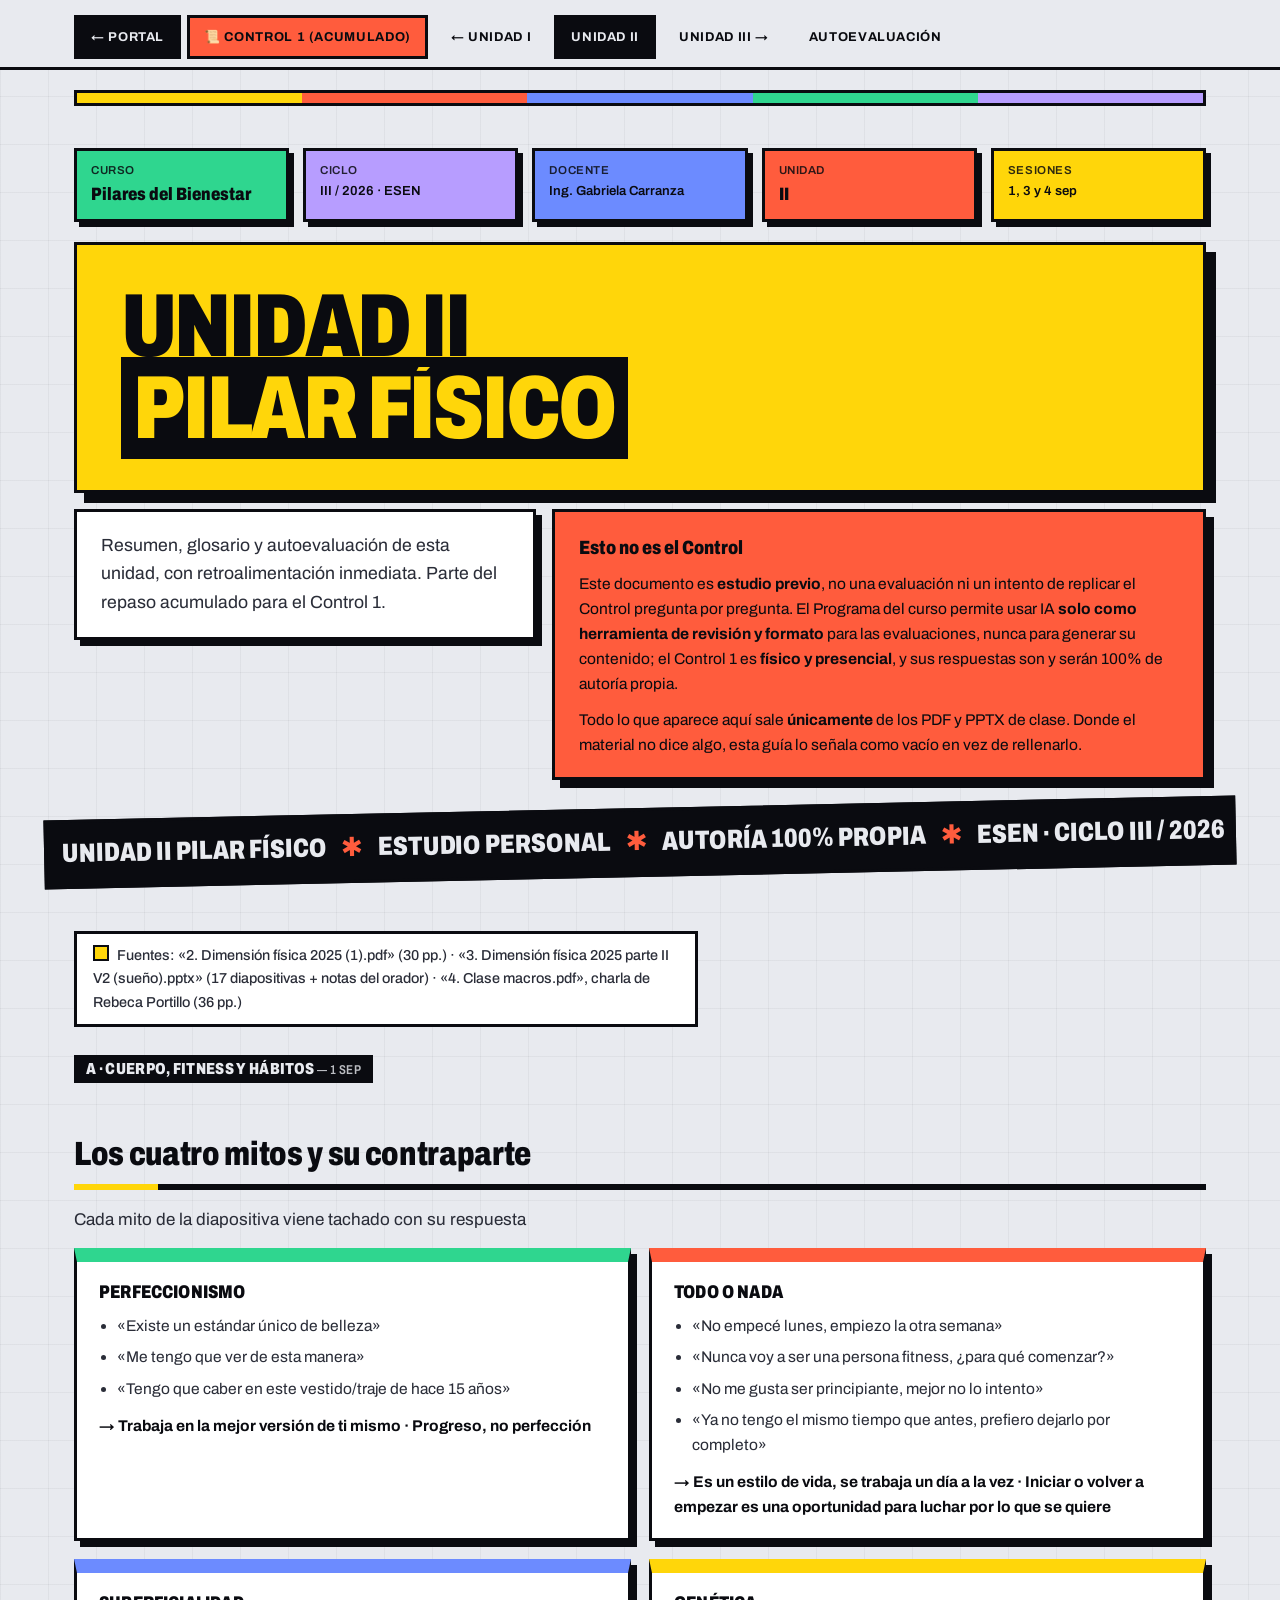
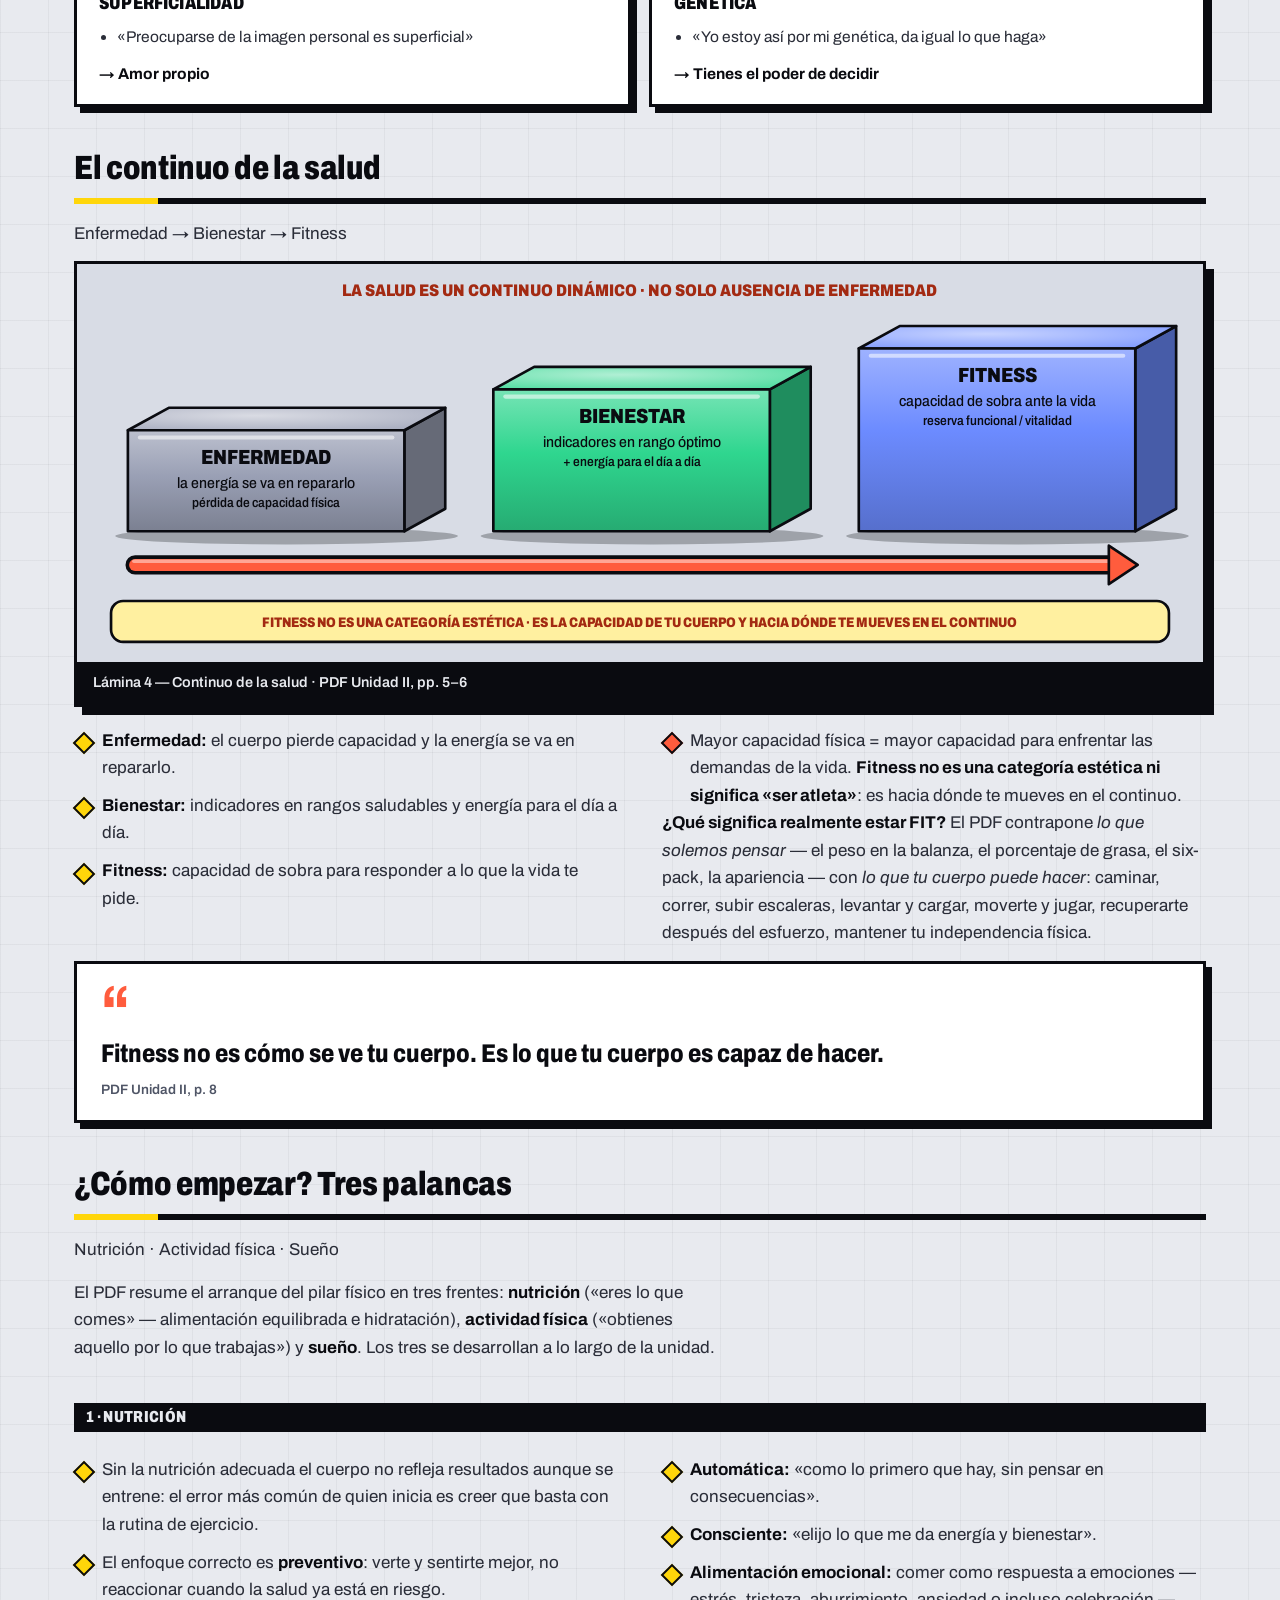
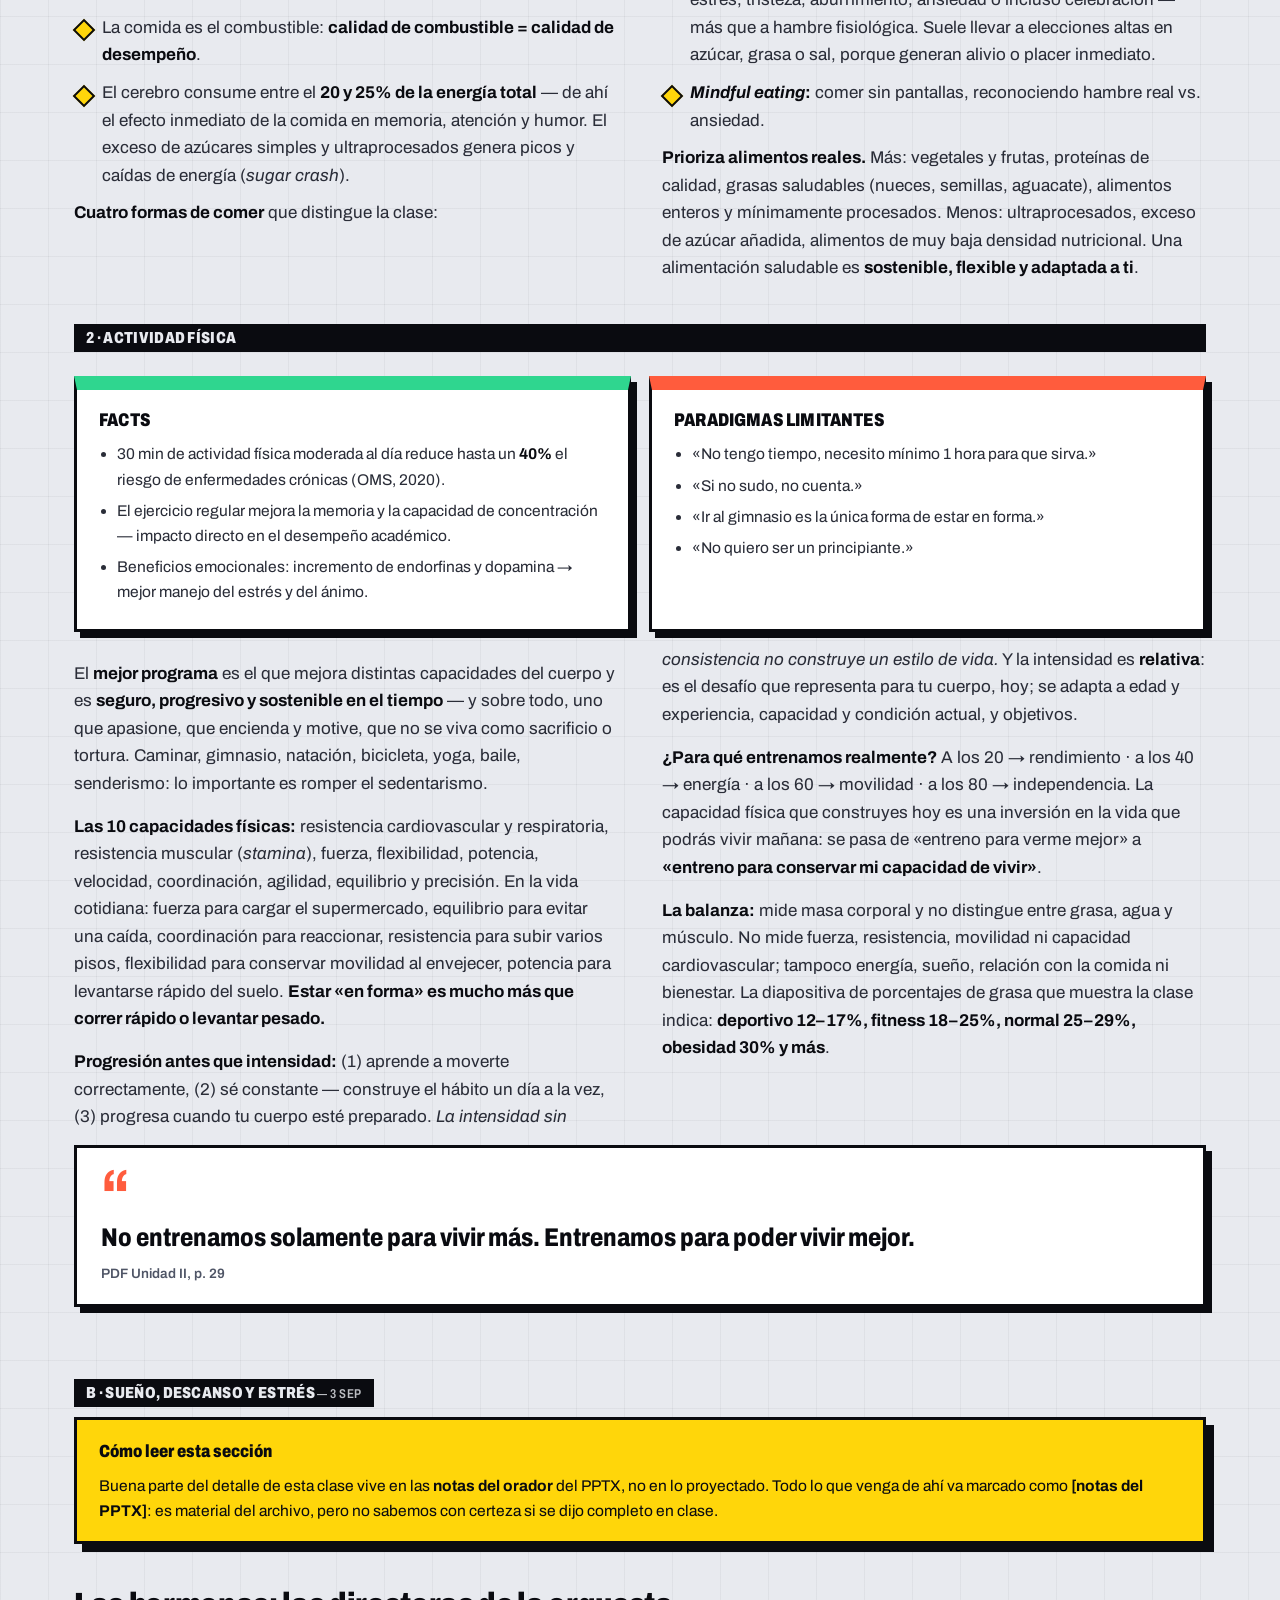
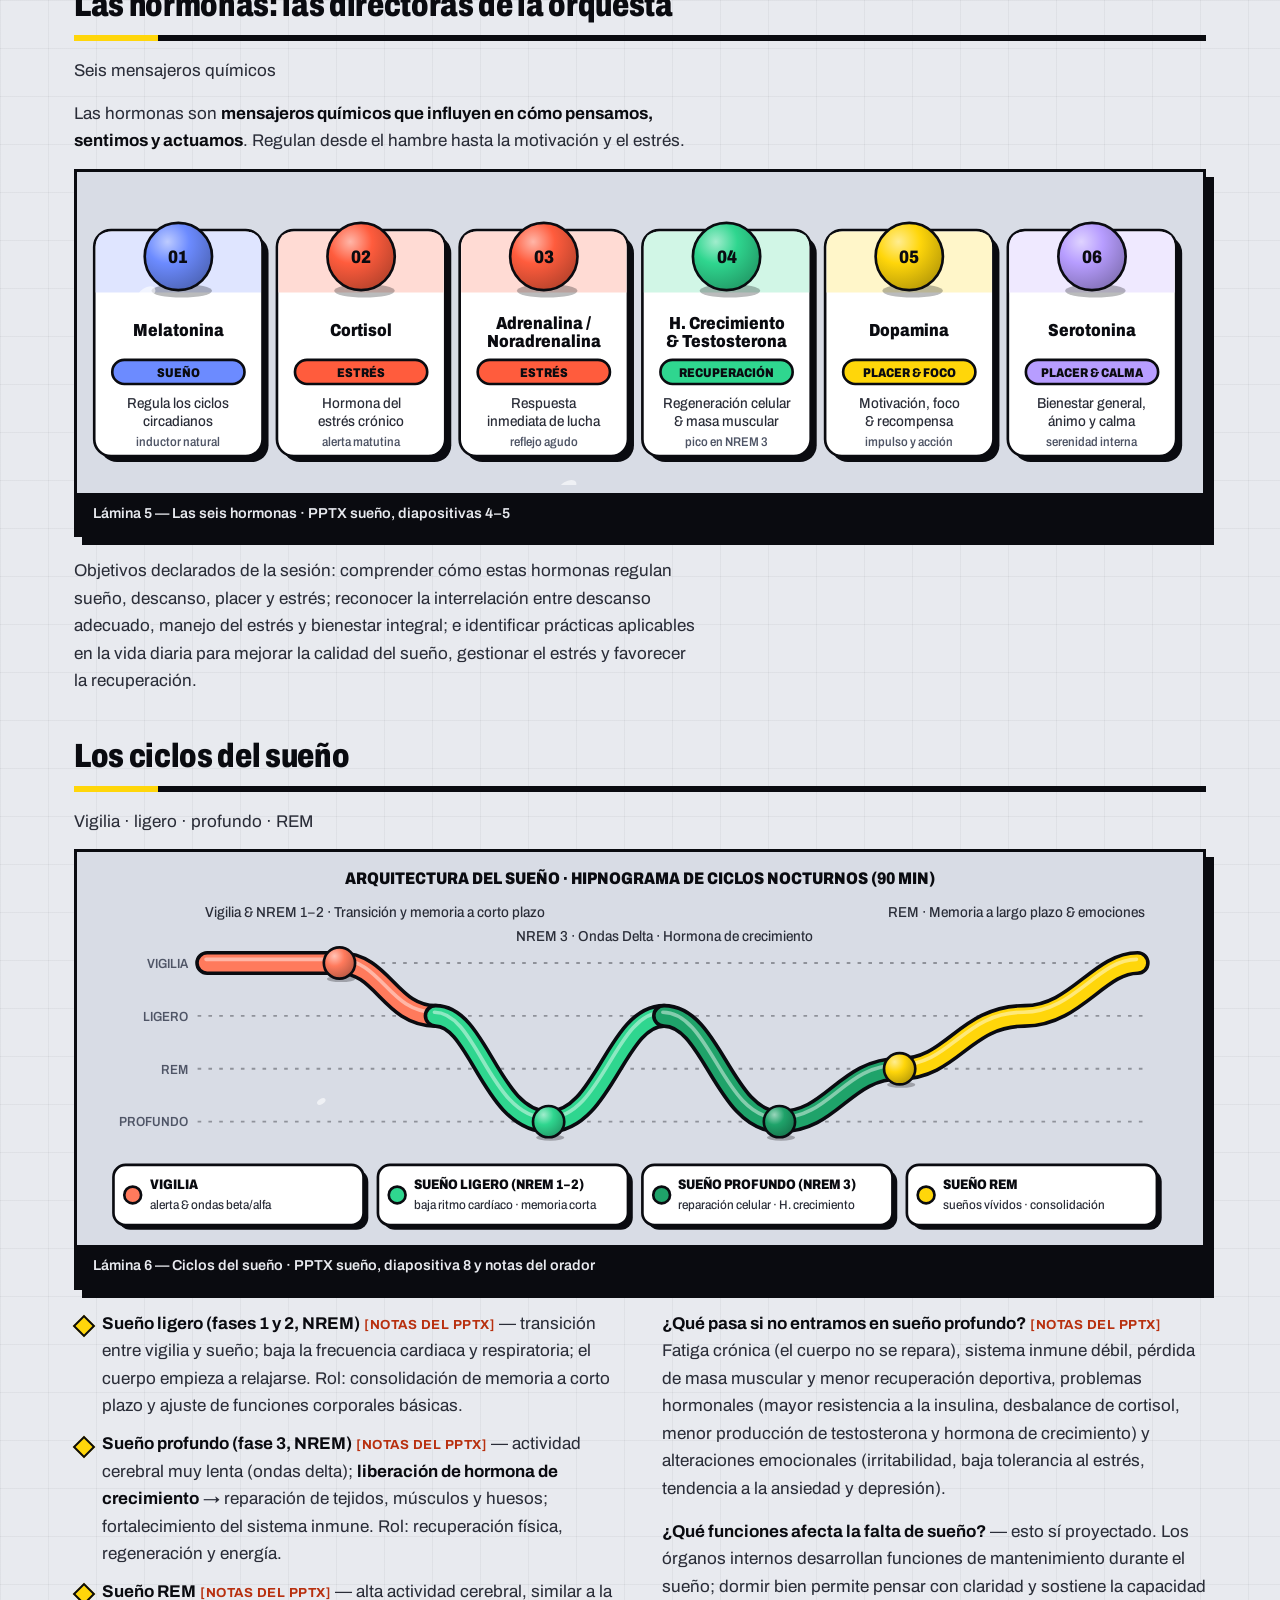
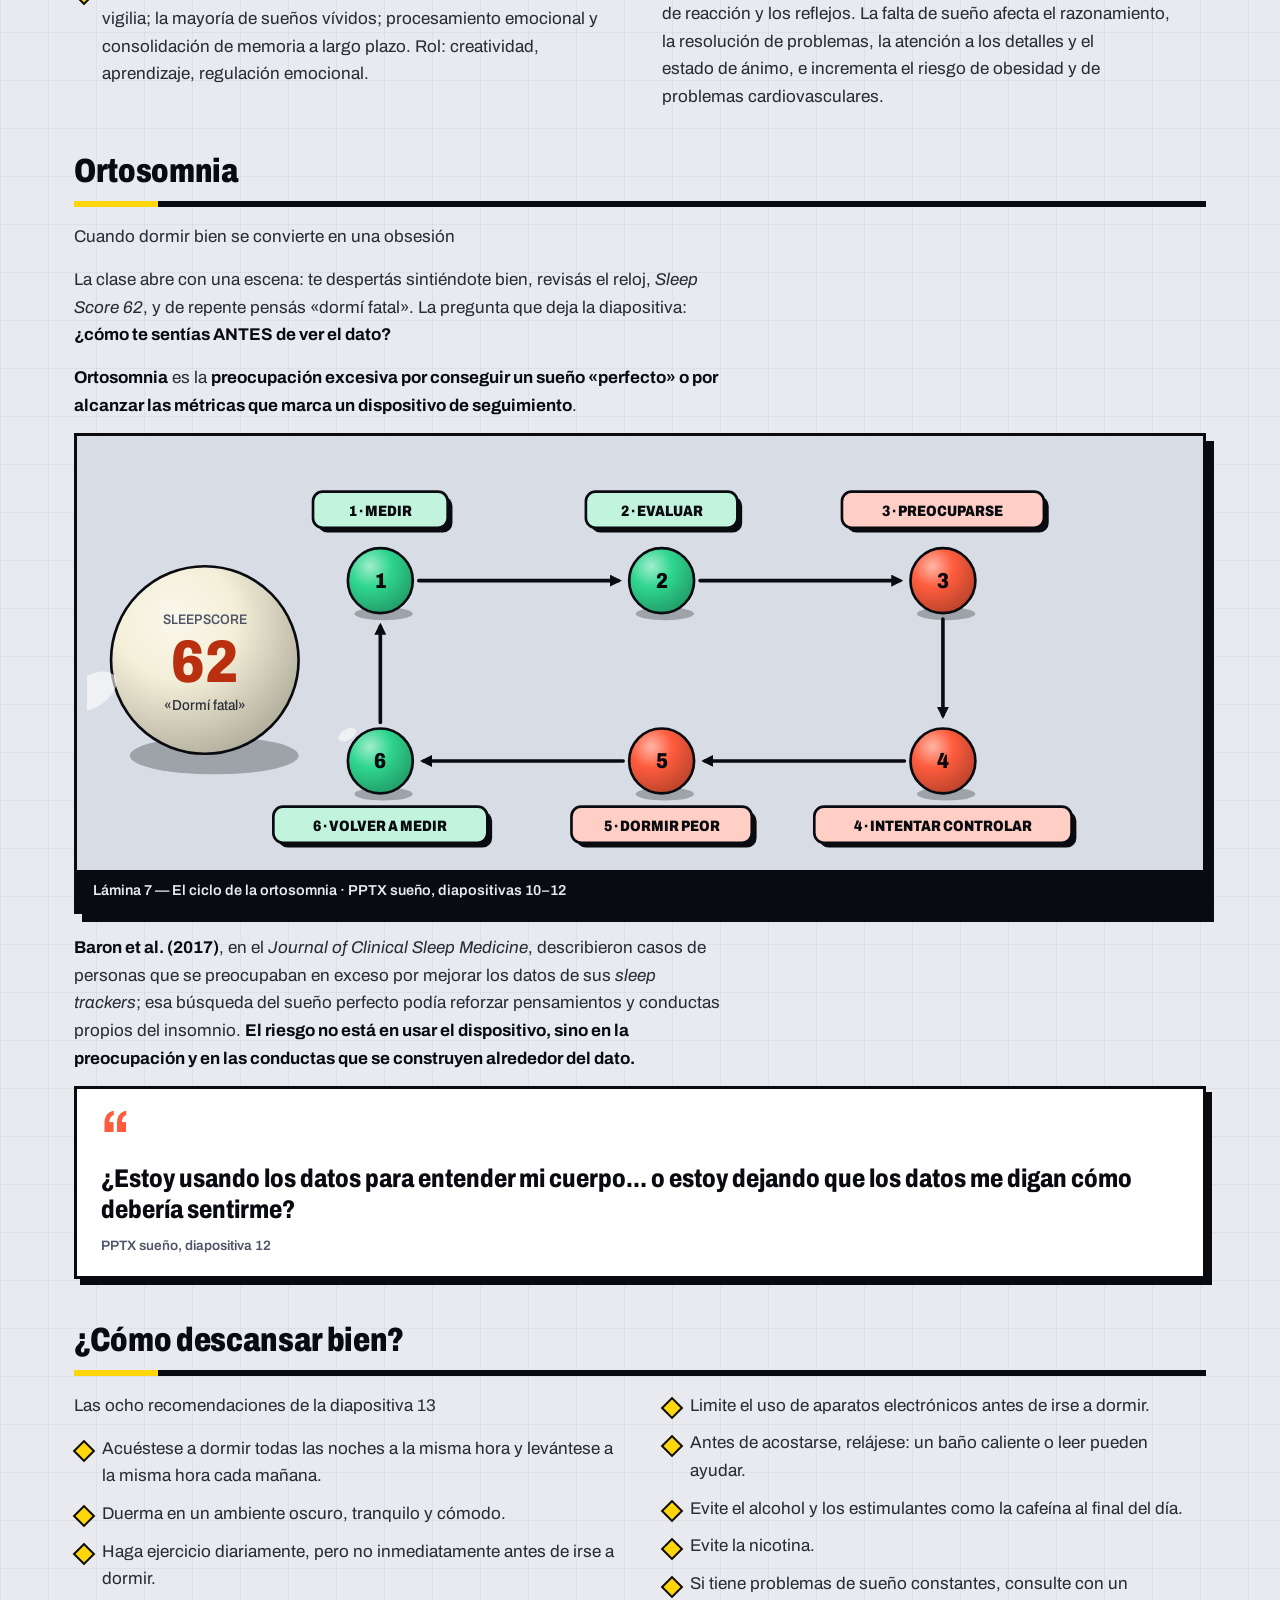
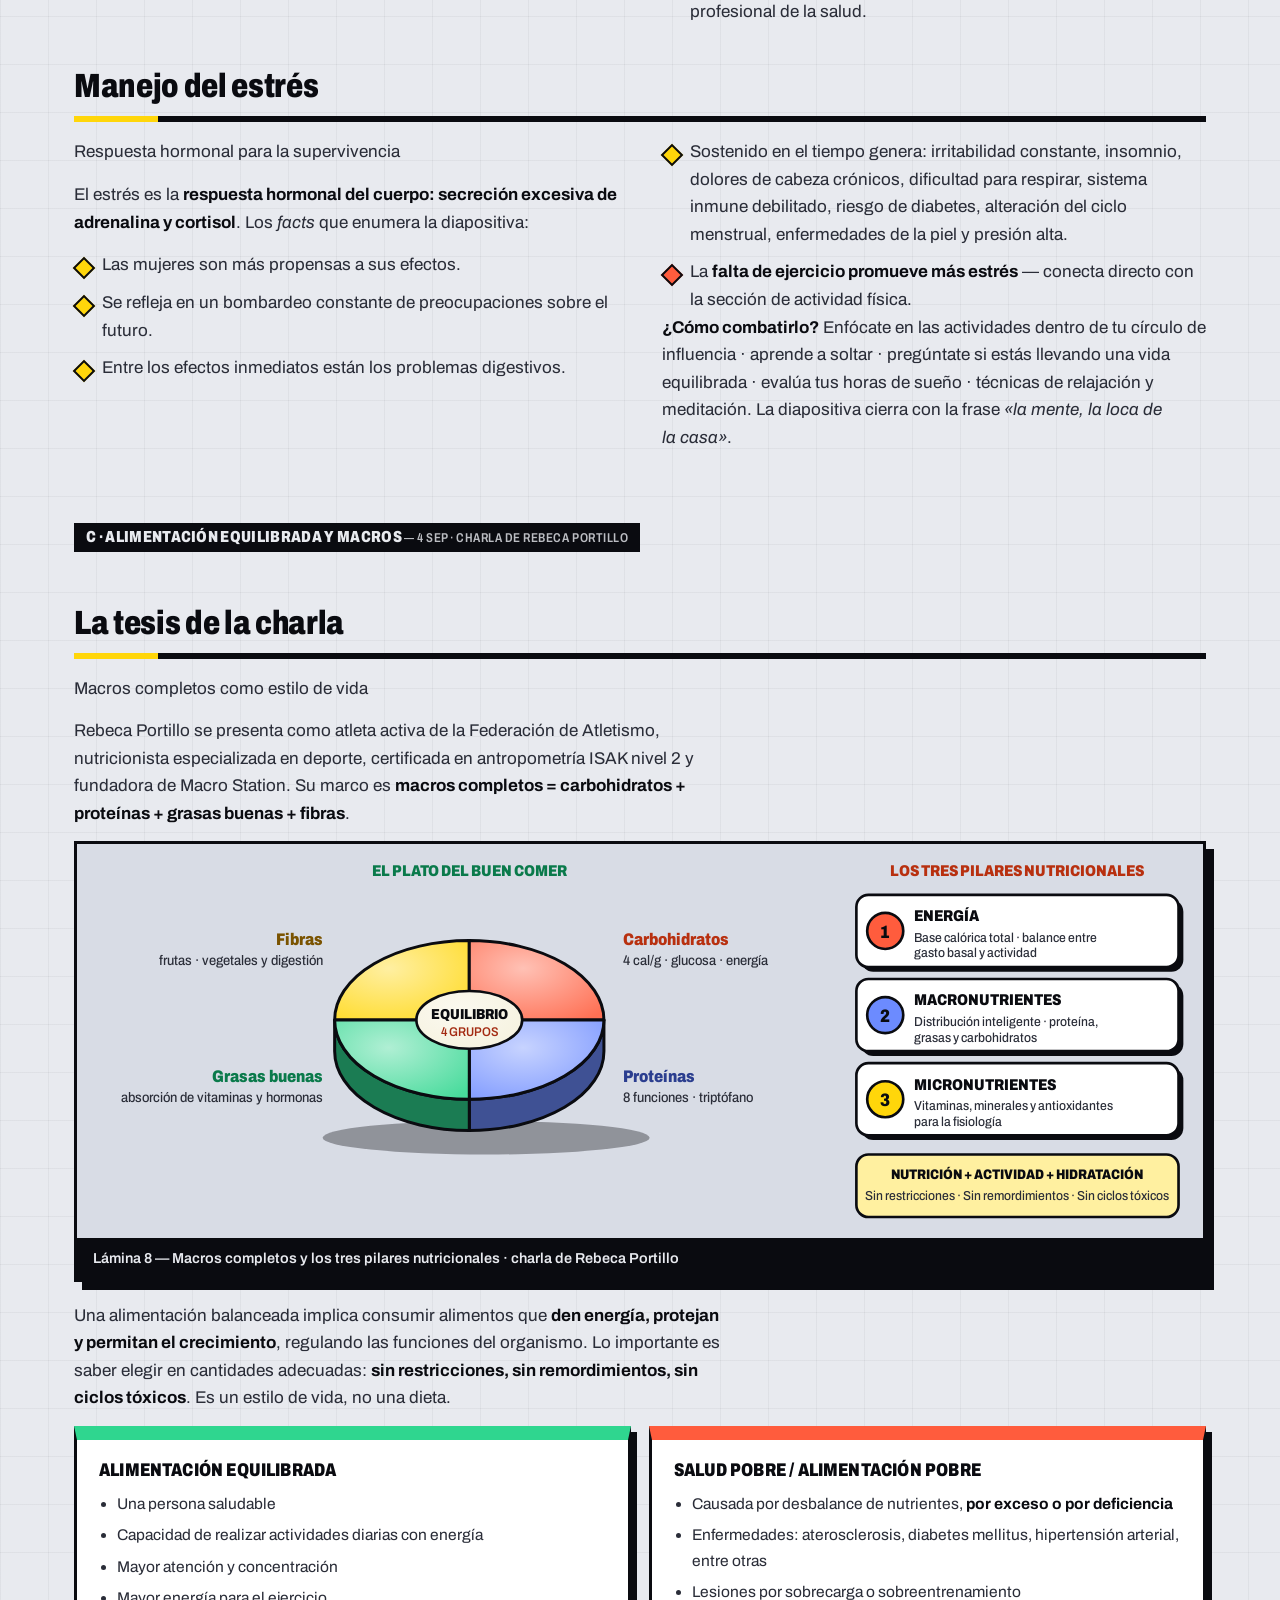
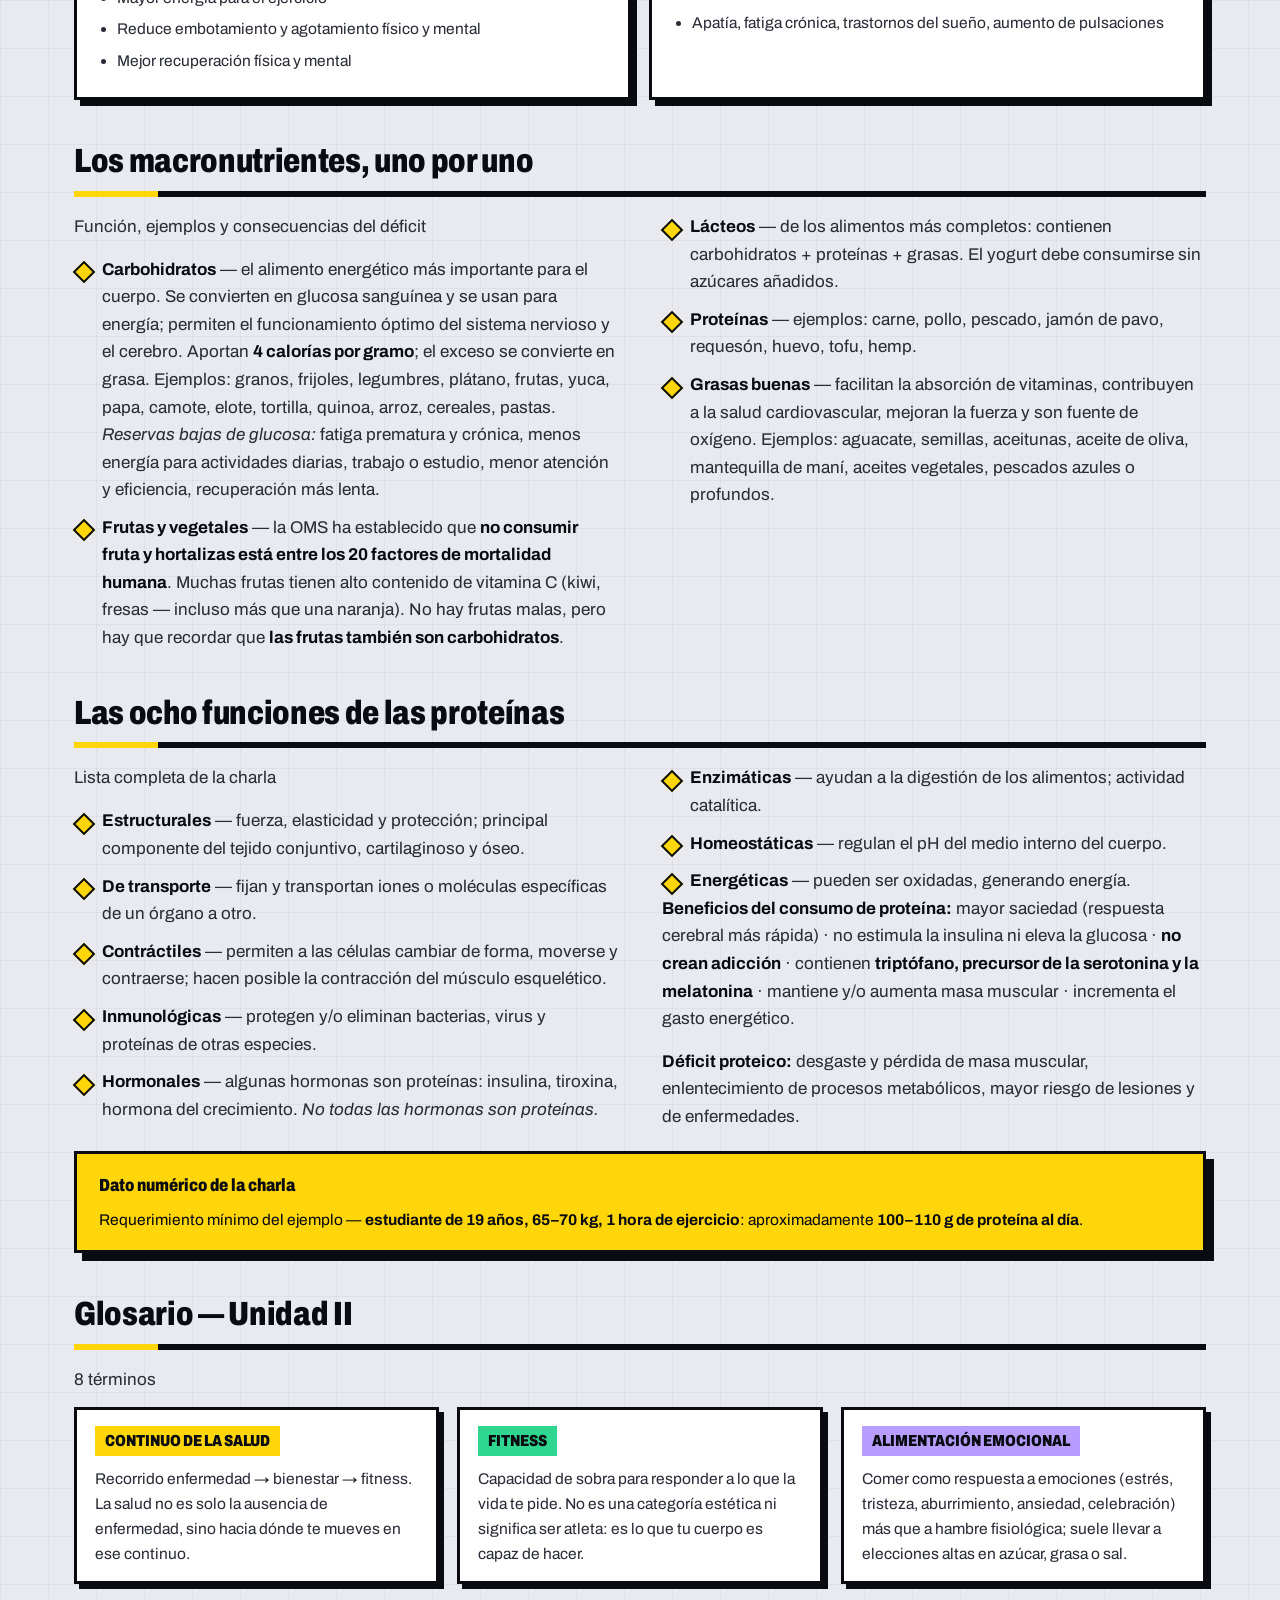
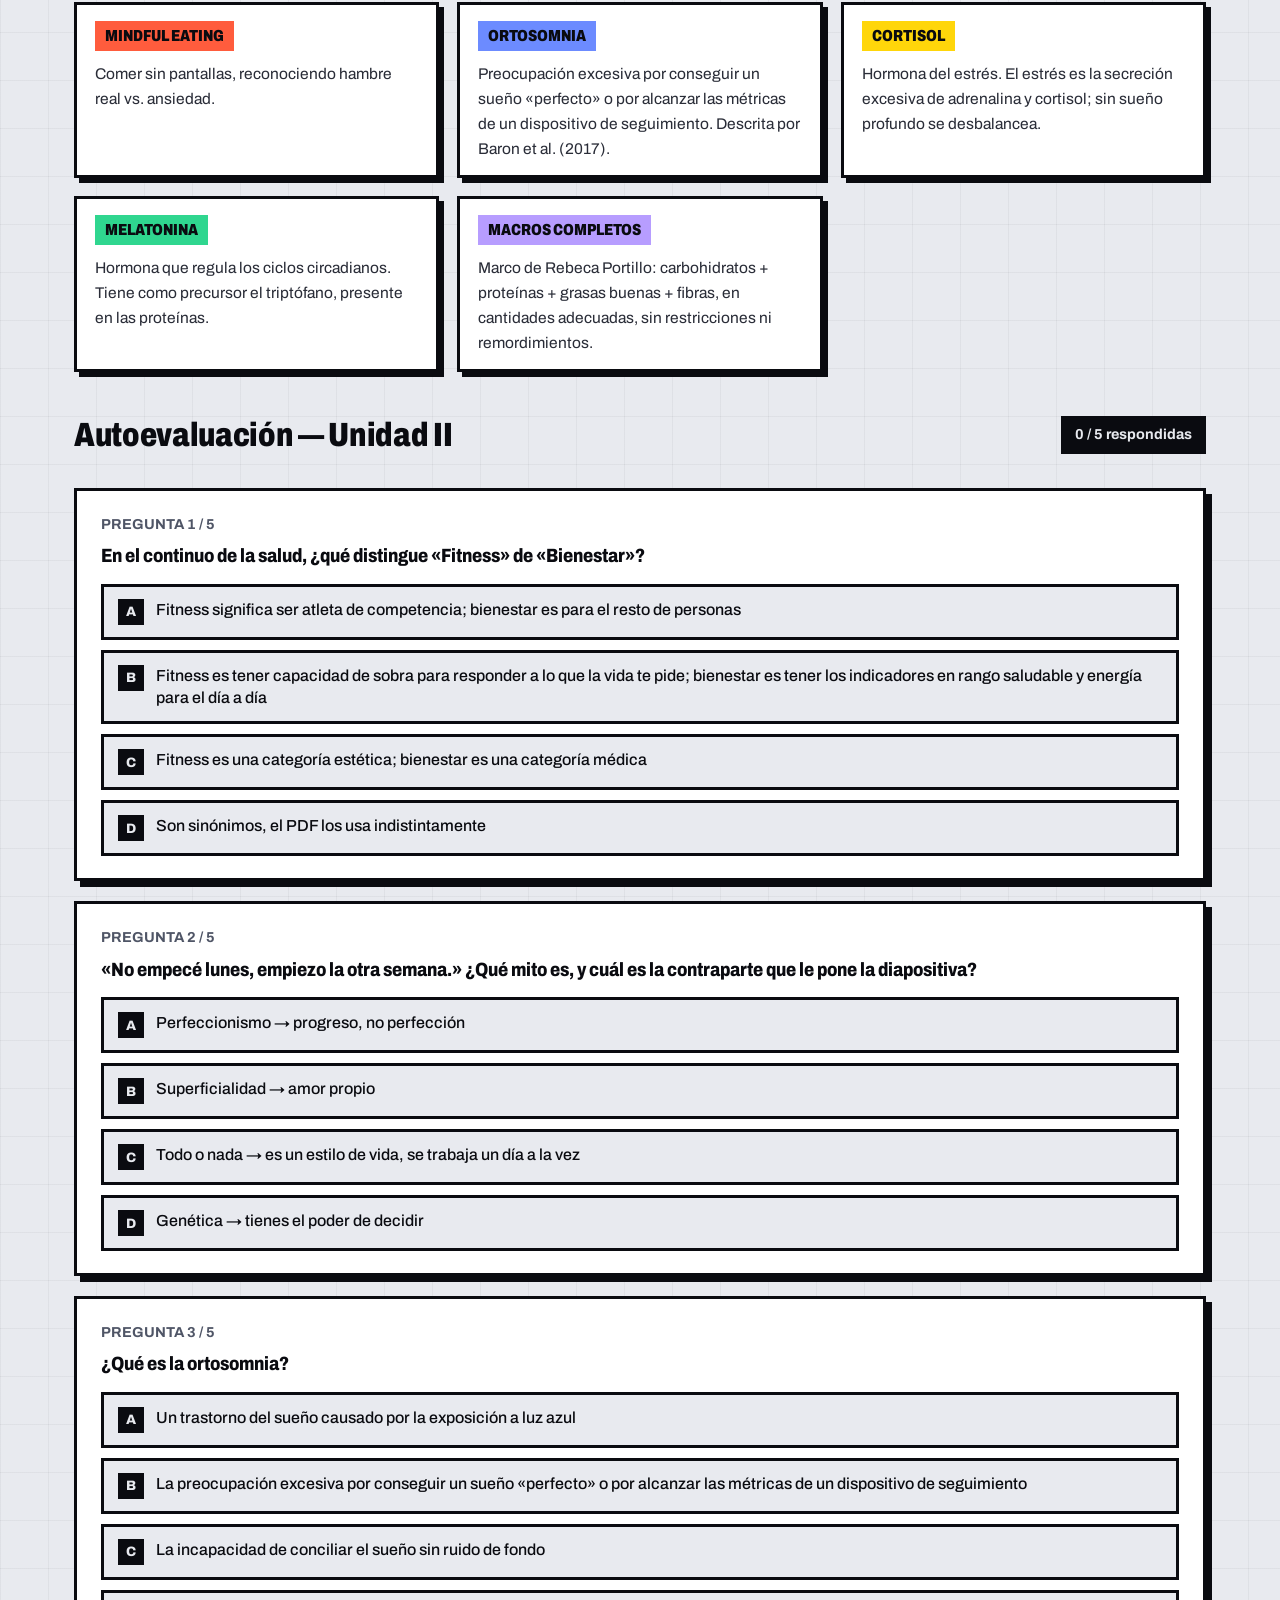
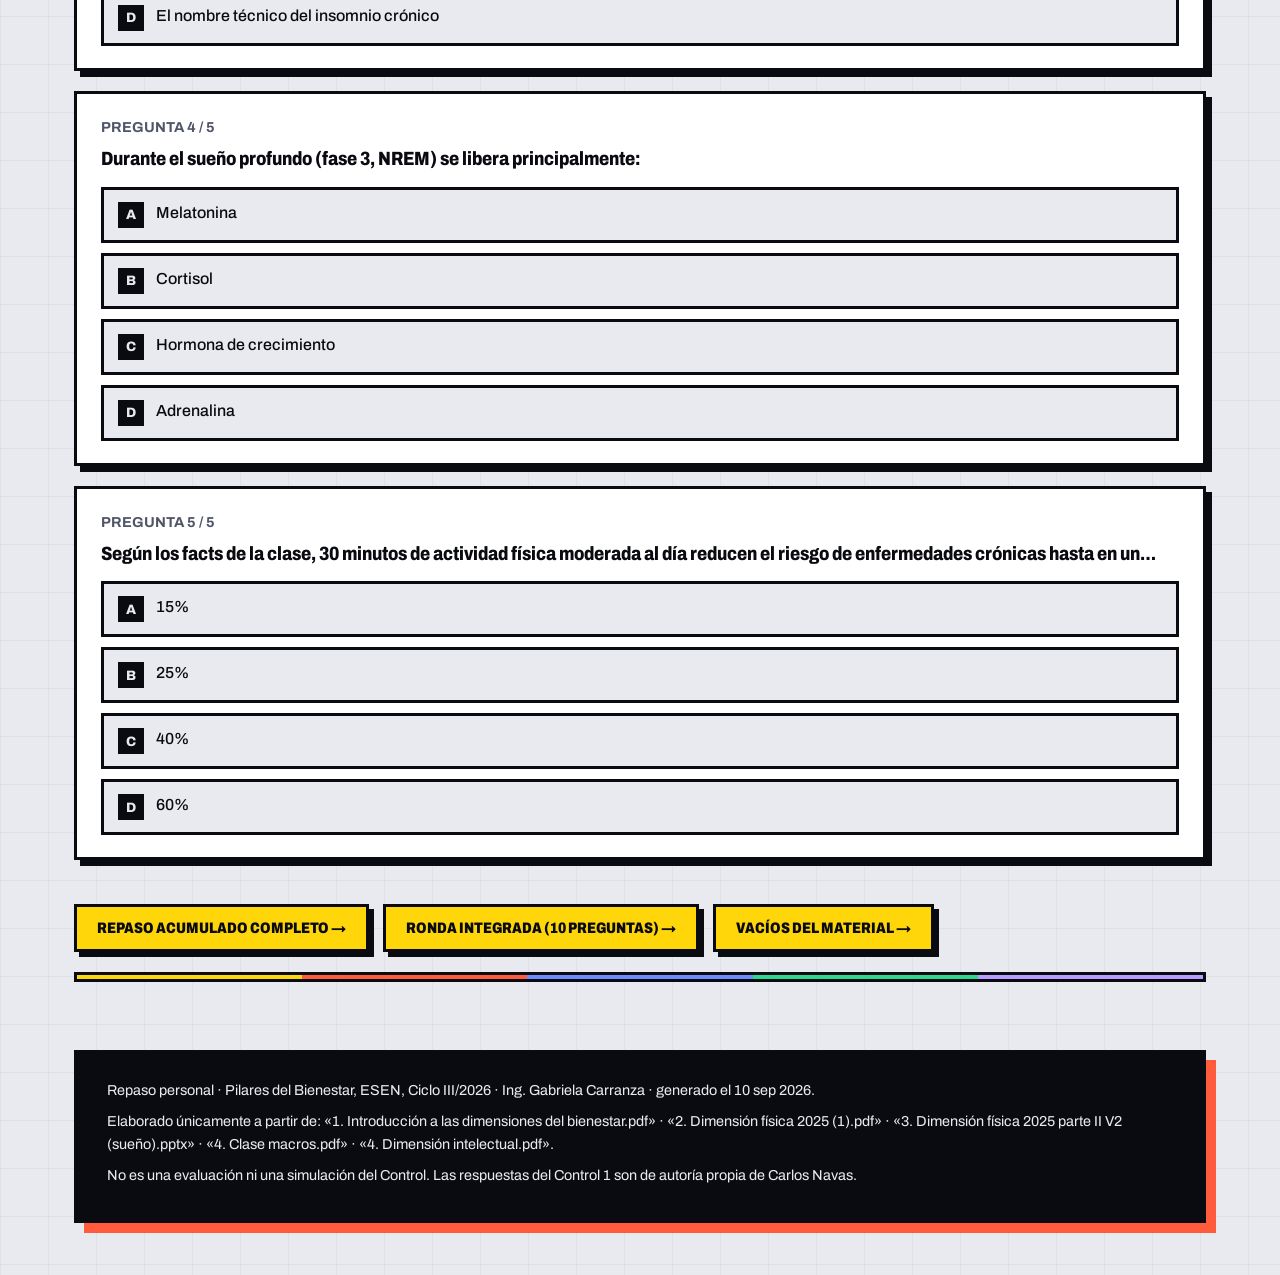
<file: docs/unidad-02/index.html>
<!doctype html>
<html lang="es">
<head>
<meta charset="UTF-8">
<meta name="viewport" content="width=device-width, initial-scale=1.0">
<meta name="color-scheme" content="light">
<title>Unidad II — Pilar físico · Pilares del Bienestar</title>
<style>
/*DESIGN:START*/
@import url('https://fonts.googleapis.com/css2?family=Archivo:wdth,wght@62..125,400..900&display=swap');

/* =====================================================================
   PILARES DEL BIENESTAR — Sistema de diseño "Bento Brutal" v2
   Fuente única: tools/design/brutal.css (se inyecta con tools/apply-design.mjs)

   Principios
   · Una sola familia (Archivo variable): el contraste viene del ANCHO y del PESO
     (titulares condensados y pesadísimos; texto en ancho normal).
   · Tiles planos de color con borde grueso y sombra dura (sin desenfoque).
   · Sin tiles dentro de tiles: el .block es texto abierto, los tiles son sus piezas.
   · Solo modo claro (se probó un modo noche y se descartó: los colores saturados no sobreviven bien).
   · El contenido SIEMPRE es visible: el motion solo mejora, nunca oculta.
   ===================================================================== */

/* ---------- Tokens ---------- */
:root{
  --paper:#E8EAEF; --paper-2:#D8DCE5; --card:#FFFFFF;
  --ink:#0A0B10; --ink-2:#2A2D38; --faint:#4F5566; --line:#B4B9C7;
  --grid:rgba(10,11,16,.045);
  --c-yellow:#FFD60A; --c-coral:#FF5C3D; --c-blue:#6C8BFF; --c-green:#2FD68F; --c-lilac:#B79DFF;
  --tile-y:#2B2508; --tile-c:#391810; --tile-b:#161F44; --tile-g:#0C2D1F; --tile-l:#271E46;
  --on-a:#0A0B10;           /* texto sobre un tile de color (modo día) */
  --n-edge:var(--ink); --n-shd:var(--ink);   /* tile neutro */
  --foot-bg:#0A0B10; --foot-fg:#E8EAEF;
  color-scheme:light;
  --a:var(--c-yellow);      /* acento del tile actual */

  --out:cubic-bezier(.16,1,.3,1);          /* ease-out expo */
  --out-q:cubic-bezier(.25,1,.5,1);        /* ease-out quart */
  --font:'Archivo',system-ui,sans-serif;

  --z-sticky:100; --z-progress:200; --z-confetti:300;

  /* alias heredados (los SVG y el HTML ya escrito los usan) */
  --bg:var(--paper); --bg-elev:var(--card); --bg-elev2:var(--paper-2);
  --border:var(--ink); --border-soft:var(--line);
  --text:var(--ink); --text-dim:var(--ink-2); --text-faint:var(--faint);
  --pine:#0A7A4B; --moss:#0A7A4B; --clay:#B8300F; --clay-deep:#A32A12; --sage:#4F7A63;
  --gold:#7A5300; --gold-doric:#7A5300; --gold-deep:#7A5300; --pine-light:#0A7A4B;
  --success:#0A7A4B; --danger:#B8300F;
  --marble:var(--card); --marble-elev:var(--card); --marble-elev2:var(--paper-2);

  /* rellenos planos de las láminas SVG */
  --svg-bg-start:#FFFFFF; --svg-bg-mid:#F6F7FA; --svg-bg-end:#ECEEF3;
  --svg-card-start:#FFFFFF; --svg-card-mid:#FFFFFF; --svg-card-end:#FFFFFF; --svg-card-edge:#FFFFFF;
  --svg-ped-start:#E6E9F0; --svg-ped-mid:#E6E9F0; --svg-ped-end:#E6E9F0;
  --svg-clay-bg-start:#FFD6CC; --svg-clay-bg-end:#FFD6CC;
  --svg-pine-bg-start:#C6F3DF; --svg-pine-bg-end:#C6F3DF;
  --svg-gold-bg-start:#FFF0A0; --svg-gold-bg-end:#FFF0A0;
  --svg-shaft-edge:#0A0B10; --svg-shaft-light:#F4F5F9; --svg-shaft-peak:#F4F5F9;
  --svg-shaft-mid:#F4F5F9; --svg-shaft-dark:#F4F5F9;
  --svg-greca:#0A0B10;
}
/* Superficie de un tile con acento (--a): relleno del color, borde y sombra de tinta, texto negro. */
*{
  --a-bg:var(--a); --a-fg:var(--on-a); --a-edge:var(--ink); --a-shd:var(--ink);
  --chip-bg:#0A0B10; --chip-fg:var(--a);
}

/* ---------- Base ---------- */
*{ box-sizing:border-box; }
html{ -webkit-text-size-adjust:100%; scroll-behavior:smooth; scroll-padding-top:84px; overflow-x:clip; }
html,body{ margin:0; padding:0; }
body{
  background-color:var(--paper); color:var(--ink);
  font-family:var(--font); font-weight:420; line-height:1.62; font-size:1.0625rem;
  background-image:linear-gradient(var(--grid) 1px,transparent 1px),linear-gradient(90deg,var(--grid) 1px,transparent 1px);
  background-size:48px 48px; overflow-x:clip;
}
::selection{ background:var(--c-yellow); color:#0A0B10; }
a{ color:var(--ink); text-decoration-thickness:3px; text-underline-offset:3px; text-decoration-color:var(--c-coral); }
a:hover{ background:var(--c-yellow); color:#0A0B10; text-decoration-color:#0A0B10; }
.wrap{ max-width:1180px; margin:0 auto; padding:0 24px; }

h1,h2,h3,h4{ font-family:var(--font); font-stretch:78%; font-weight:850; line-height:1; margin:0; letter-spacing:-.01em; color:var(--ink); text-wrap:balance; }
h1{ font-size:clamp(2.6rem,7.2vw,5.6rem); text-transform:uppercase; letter-spacing:-.025em; line-height:.92; }
h2{ font-size:clamp(2rem,4.8vw,3.5rem); text-transform:uppercase; letter-spacing:-.02em; }
h3{ font-size:clamp(1.5rem,2.8vw,2.1rem); line-height:1.04; }
h4{ font-size:1.15rem; line-height:1.15; }
p{ margin:0 0 1em; color:var(--ink-2); text-wrap:pretty; }
b,strong{ color:var(--ink); font-weight:700; }
.mono{ font-weight:600; font-variant-numeric:tabular-nums; }
:focus-visible{ outline:4px solid var(--c-blue); outline-offset:3px; }
.label{ font-weight:700; font-size:.78rem; letter-spacing:.06em; text-transform:uppercase; }

/* ---------- Barra superior ---------- */
.progress{ position:fixed; top:0; left:0; right:0; height:7px; z-index:var(--z-progress); pointer-events:none; }
.progress i{ display:block; height:100%; background:var(--c-coral); transform-origin:0 50%; transform:scaleX(var(--p,0)); }
nav.toc{ position:sticky; top:0; z-index:var(--z-sticky); background:var(--paper); border-bottom:3px solid var(--n-edge); padding-top:7px; }
nav.toc ul{ list-style:none; display:flex; gap:6px; margin:0 auto; padding:8px 24px; overflow-x:auto; max-width:1180px; align-items:center; scrollbar-width:none; }
nav.toc ul::-webkit-scrollbar{ display:none; }
nav.toc li{ flex:0 0 auto; }
nav.toc a{ display:flex; align-items:center; min-height:44px; padding:0 14px; font-weight:700; font-size:.8rem; letter-spacing:.05em; text-transform:uppercase;
  text-decoration:none; color:var(--ink); border:3px solid transparent; white-space:nowrap; transition:transform .25s var(--out), background .15s; }
nav.toc a:hover{ background:var(--c-yellow); color:#0A0B10; border-color:#0A0B10; transform:translateY(-3px) rotate(-1.2deg); }
nav.toc a.on{ background:var(--ink); color:var(--paper); border-color:var(--ink); }
nav.toc a.nav-temple{ background:var(--ink); color:var(--paper); border-color:var(--ink); }
nav.toc a.nav-temple:hover{ background:var(--c-yellow); color:#0A0B10; border-color:#0A0B10; }
nav.toc a.nav-highlight{ background:var(--c-coral); color:#0A0B10; border-color:#0A0B10; }

/* ---------- Franja de colores (antes: greca) ---------- */
.stripe{ height:16px; border:3px solid var(--n-edge); margin:20px 0;
  background:linear-gradient(90deg,var(--c-yellow) 0 20%,var(--c-coral) 0 40%,var(--c-blue) 0 60%,var(--c-green) 0 80%,var(--c-lilac) 0); }
.stripe.subtle{ height:10px; }

/* ---------- Tiles con acento (cabecera, notas, etc.) ---------- */
header.top > h1, .plate > div, .aviso, .note, .caso, .fb, .fcard, .chips li, .pager a,
.opt.good, .opt.bad, .split span, .btn.primary{
  background:var(--a-bg); color:var(--a-fg); border:3px solid var(--a-edge);
}
header.top > .lede{ background:var(--card); color:var(--ink-2); border:3px solid var(--n-edge); }
header.top > h1, .aviso, .note, .caso, .fcard{ box-shadow:8px 8px 0 var(--a-shd); }

/* ---------- Cabecera bento ---------- */
header.top{ display:grid; grid-template-columns:repeat(12,minmax(0,1fr)); gap:16px; padding:22px 0 0; }
header.top > *{ min-width:0; }
header.top > .plate{ grid-column:1/-1; }
header.top > h1{ --a:var(--c-yellow); grid-column:1/-1; padding:clamp(20px,3.4vw,40px) clamp(20px,3.4vw,44px); box-shadow:10px 10px 0 var(--a-shd); color:var(--a-fg); }
header.top > h1 em{ font-style:normal; background:var(--chip-bg); color:var(--chip-fg); padding:.02em .14em; box-decoration-break:clone; -webkit-box-decoration-break:clone; }
header.top > .lede{ grid-column:span 5; margin:0; box-shadow:6px 6px 0 var(--n-shd); padding:20px 24px; font-size:1.1rem; align-self:start; }
header.top > .aviso{ grid-column:span 7; margin:0; align-self:start; }
.lede{ max-width:64ch; }
.lede b{ background:var(--c-yellow); color:#0A0B10; padding:0 .2em; }

.plate{ display:grid; grid-template-columns:repeat(auto-fit,minmax(170px,1fr)); gap:14px; margin:0 0 4px; font-size:.82rem; }
.plate > div{ box-shadow:5px 5px 0 var(--a-shd); padding:10px 14px; font-weight:600; transition:transform .25s var(--out), box-shadow .25s; }
.plate > div:nth-child(5n+1){ --a:var(--c-green); } .plate > div:nth-child(5n+2){ --a:var(--c-lilac); }
.plate > div:nth-child(5n+3){ --a:var(--c-blue); }  .plate > div:nth-child(5n+4){ --a:var(--c-coral); }
.plate > div:nth-child(5n+5){ --a:var(--c-yellow); }
.plate > div:hover{ transform:translate(-3px,-3px) rotate(-1deg); box-shadow:9px 9px 0 var(--a-shd); }
.plate span{ display:block; font-size:.72rem; font-weight:600; letter-spacing:.05em; text-transform:uppercase; opacity:.85; }
.plate b{ color:var(--a-fg); font-stretch:80%; font-weight:850; font-size:1.12rem; }

.aviso{ --a:var(--c-coral); padding:20px 24px; }
.aviso .tag{ display:block; font-stretch:80%; font-weight:850; font-size:1.2rem; text-transform:none; letter-spacing:0; margin-bottom:8px; color:var(--a-fg); }
.aviso p, .aviso b{ color:var(--a-fg); font-size:.97rem; margin:0; }
.aviso p + p{ margin-top:.7em; }

/* ---------- Cinta de texto en movimiento ---------- */
.ticker{ overflow:hidden; background:var(--ink); color:var(--paper); border:3px solid var(--ink); margin:28px -30px; transform:rotate(-1.2deg); padding:10px 0; position:relative; }
.ticker.alt{ background:var(--c-yellow); color:#0A0B10; border-color:#0A0B10; transform:rotate(1deg); }
.ticker-track{ display:flex; width:max-content; animation:tick 30s linear infinite; }
.ticker.alt .ticker-track{ animation-direction:reverse; animation-duration:38s; }
.ticker-track span{ font-stretch:78%; font-weight:850; font-size:clamp(1.15rem,2.4vw,1.65rem); text-transform:uppercase; white-space:nowrap; padding:0 .9rem; }
.ticker-track span.dot{ color:var(--c-coral); padding:0; }
.ticker.alt .ticker-track span.dot{ color:#0A0B10; }
.ticker:hover .ticker-track{ animation-play-state:paused; }

/* ---------- Unidades ---------- */
section.unit{ --accent:var(--c-yellow); padding:16px 0 0; margin-top:26px; position:relative; }
section.unit:nth-of-type(5n+2){ --accent:var(--c-green); }
section.unit:nth-of-type(5n+3){ --accent:var(--c-lilac); }
section.unit:nth-of-type(5n+4){ --accent:var(--c-coral); }
section.unit:nth-of-type(5n+5){ --accent:var(--c-blue); }
.unit-head{ display:flex; gap:18px; align-items:center; flex-wrap:wrap; margin-bottom:0; }
.unit-num{ font-weight:850; font-stretch:80%; font-size:1.05rem; letter-spacing:.03em; text-transform:uppercase; background:var(--accent); color:#0A0B10;
  border:3px solid var(--n-edge); padding:6px 14px; transform:rotate(-2deg); display:inline-block; }
.unit-dates{ font-weight:600; font-size:.95rem; color:var(--faint); margin:12px 0 4px; }
.fuente{ font-size:.9rem; font-weight:500; color:var(--ink-2); background:var(--card); border:3px solid var(--n-edge); padding:10px 16px; margin:10px 0 0; max-width:78ch; }
.fuente::before{ content:""; display:inline-block; width:.8em; height:.8em; background:var(--accent); border:2px solid var(--n-edge); margin-right:.6em; vertical-align:-.05em; }

/* ---------- Bloques: texto abierto + tiles ---------- */
.block{ display:grid; grid-template-columns:repeat(12,minmax(0,1fr)); column-gap:28px; row-gap:14px; margin:44px 0; align-items:start; }
.block > *{ grid-column:1/-1; min-width:0; margin-top:0; margin-bottom:0; }
.block > :is(p,ul,ol){ grid-column:1/8; }                 /* sin JS: columna de lectura a la izquierda */
.block > .prose{ grid-column:1/-1; }                       /* con JS: párrafos y listas consecutivos van en .prose */
.block > .prose:not(.cols){ grid-column:1/8; }
.block > .prose.cols{ columns:2; column-gap:44px; }
.block > .prose:not(.cols) + .note{ grid-column:8/-1; }   /* la nota se sienta junto al texto corto que la precede */
.prose > :is(p,ul,ol){ margin-bottom:.9em; orphans:3; widows:3; }
.prose > :last-child{ margin-bottom:0; }
.prose ul.clean li{ break-inside:avoid; }
.block > h3{ display:block; padding-bottom:12px; border-bottom:6px solid var(--n-edge); margin-bottom:2px; position:relative; }
.block > h3::after{ content:""; position:absolute; left:0; bottom:-6px; width:84px; height:6px; background:var(--accent); }
.block > .sub{ display:block; font-weight:600; font-size:1rem; color:var(--ink-2); margin:0; text-transform:none; letter-spacing:0; padding-top:4px; }
.tagline{ font-weight:700; font-size:.82rem; color:var(--clay); letter-spacing:.04em; text-transform:uppercase; }
:is(.note,.caso,.fb,.aviso,.fcard,.opt) .tagline{ color:var(--a-fg); }
dl.glos dt .tagline{ color:#0A0B10; font-size:.72rem; margin-left:6px; }
h4.sec .mono{ color:inherit !important; opacity:.8; font-size:.8rem !important; letter-spacing:.04em !important; }
.hl{ background:var(--c-yellow); color:#0A0B10; font-weight:700; padding:0 .25em; }
h4.sec{ display:inline-block; font-size:1rem; text-transform:uppercase; letter-spacing:.02em; margin:28px 0 10px; background:var(--ink); color:var(--paper); padding:5px 12px; }

ul.clean{ margin:0; padding:0; list-style:none; }
ul.clean li{ position:relative; padding-left:28px; margin-bottom:.6em; color:var(--ink-2); }
ul.clean li::before{ content:""; position:absolute; left:2px; top:.5em; width:12px; height:12px; background:var(--accent); border:2.5px solid var(--n-edge); transform:rotate(45deg); }
ul.clean li.clay::before{ background:var(--c-coral); }

/* tiles neutros: 2 y 3 columnas */
.two, .three{ display:grid; gap:18px; }
.two{ grid-template-columns:repeat(2,minmax(0,1fr)); }
.three{ grid-template-columns:repeat(auto-fit,minmax(240px,1fr)); }
.two > div, .three > div{ border:3px solid var(--n-edge); background:var(--card); padding:20px 22px 18px; border-top-width:14px; box-shadow:6px 6px 0 var(--n-shd);
  transition:transform .3s var(--out), box-shadow .3s; }
.two > div:nth-child(5n+1), .three > div:nth-child(5n+1){ border-top-color:var(--c-green); }
.two > div:nth-child(5n+2), .three > div:nth-child(5n+2){ border-top-color:var(--c-coral); }
.two > div:nth-child(5n+3), .three > div:nth-child(5n+3){ border-top-color:var(--c-blue); }
.two > div:nth-child(5n+4), .three > div:nth-child(5n+4){ border-top-color:var(--c-yellow); }
.two > div:nth-child(5n+5), .three > div:nth-child(5n+5){ border-top-color:var(--c-lilac); }
.two > div:hover, .three > div:hover{ transform:translate(-4px,-4px); box-shadow:11px 11px 0 var(--n-shd); }
.two h4, .three h4{ text-transform:uppercase; letter-spacing:.01em; margin:0 0 10px; }
.two ul{ margin:0; padding-left:18px; }
.two li{ color:var(--ink-2); font-size:.97rem; margin-bottom:.4em; }
.two .resp{ margin:12px 0 0; color:var(--ink); font-weight:700; font-size:.97rem; }
.three p{ margin:0 0 .5em; font-size:.97rem; }
.three p:last-child{ margin-bottom:0; }
.three .lab{ display:inline-block; font-weight:700; font-size:.74rem; letter-spacing:.06em; text-transform:uppercase; background:var(--chip-bg); color:var(--chip-fg); padding:2px 9px; margin-bottom:8px; }
@media (max-width:700px){ .two{ grid-template-columns:1fr; } }

/* notas y citas (a la derecha del texto) */
.note{ --a:var(--c-yellow); padding:18px 22px; font-size:.97rem; }
.note p, .note b{ color:var(--a-fg); margin:0; }
.note .tag{ display:block; font-stretch:80%; font-weight:850; font-size:1.1rem; text-transform:none; letter-spacing:0; margin-bottom:6px; color:var(--a-fg); }
.note.gap{ --a:var(--c-coral); }
blockquote{ margin:0; padding:22px 24px; border:3px solid var(--n-edge); background:var(--card); box-shadow:6px 6px 0 var(--n-shd);
  font-stretch:82%; font-weight:800; font-size:clamp(1.2rem,2.3vw,1.6rem); line-height:1.2; color:var(--ink); }
blockquote::before{ content:"“"; display:block; font-size:4.2rem; line-height:.7; color:var(--c-coral); margin-bottom:6px; }
blockquote cite{ display:block; font-stretch:100%; font-weight:600; font-size:.85rem; font-style:normal; color:var(--faint); margin-top:12px; }

/* ---------- Láminas ---------- */
figure.diag{ margin:0 0 6px; border:3px solid var(--n-edge); background:var(--paper-2); padding:10px 10px 0; overflow:hidden; box-shadow:8px 8px 0 var(--n-shd); }
figure.diag .scroller{ overflow-x:auto; padding-bottom:8px; }
figure.diag svg{ display:block; width:100%; height:auto; }
figure.diag figcaption{ font-weight:600; font-size:.9rem; background:var(--ink); color:var(--paper); margin:0 -10px; padding:9px 16px; }
figure.diag svg text[font-family*="Cinzel"]{ font-family:var(--font); font-stretch:86%; font-weight:800; letter-spacing:.01em; }
figure.diag svg text[font-family*="Cormorant"]{ font-family:var(--font); font-stretch:72%; font-style:normal; font-weight:560; }
figure.diag svg text[font-family*="Plex"]{ font-family:var(--font); font-stretch:78%; font-weight:600; letter-spacing:.02em; }
figure.diag svg text[font-family*="Work Sans"]{ font-family:var(--font); }
figure.diag svg [filter]{ filter:none; }
figure.diag svg [fill*="meander"]{ display:none; }
figure.diag svg :is(rect,polygon,circle,ellipse)[stroke]{ stroke:var(--ink); stroke-width:2.2px; }
figure.diag svg :is(linearGradient,radialGradient)[id$="-gk-clay"] stop{ stop-color:#E5472C; }
figure.diag svg :is(linearGradient,radialGradient)[id$="-gk-pine"] stop,
figure.diag svg :is(linearGradient,radialGradient)[id$="-gk-shaft-pine"] stop{ stop-color:#0B6B44; }
figure.diag svg :is(linearGradient,radialGradient)[id$="-gk-moss"] stop{ stop-color:#14925F; }
figure.diag svg :is(linearGradient,radialGradient)[id$="-gk-gold"] stop{ stop-color:#F5B800; }
figure.diag svg :is(linearGradient,radialGradient)[id$="-gk-nocturnal"] stop{ stop-color:#16191D; }
figure.diag svg :is(linearGradient,radialGradient)[id$="-shaft"] stop,
figure.diag svg :is(linearGradient,radialGradient)[id$="-shaft-light"] stop{ stop-color:var(--svg-shaft-mid); }

.sv text{ font-family:var(--font); }
.sv .h{ font-stretch:84%; font-weight:850; fill:var(--ink); }
.sv .t{ fill:var(--ink); }
.sv .d{ fill:var(--ink-2); font-stretch:92%; font-weight:480; }
.sv .m{ fill:var(--faint); font-stretch:88%; font-weight:560; }
.sv .cl{ fill:var(--clay-deep); }
.sv .pn{ fill:var(--pine); }
.sv .fpine{ fill:var(--svg-pine-bg-end); stroke:var(--ink); stroke-width:2.5; }
.sv .fclay{ fill:var(--svg-clay-bg-end); stroke:var(--ink); stroke-width:2.5; }
.sv .fclay2{ fill:var(--c-coral); fill-opacity:.55; stroke:var(--ink); stroke-width:2.5; }
.sv .fgold{ fill:var(--svg-gold-bg-end); stroke:var(--ink); stroke-width:2.5; }
.sv .fdash{ fill:var(--svg-card-mid); stroke:var(--ink); stroke-width:2.5; stroke-dasharray:8 5; }
.sv .badge{ fill:var(--c-yellow); stroke:var(--ink); stroke-width:2.5; }
.sv .ln{ stroke:var(--ink); stroke-width:2.5; fill:none; }
.sv .ln.dashed{ stroke-dasharray:8 6; }
.sv .brk{ stroke:var(--ink); stroke-width:2.5; fill:none; }
.sv .badge + text.h{ fill:#0A0B10; }

/* ---------- Glosario ---------- */
dl.glos{ margin:0; display:grid; grid-template-columns:repeat(auto-fit,minmax(270px,1fr)); gap:18px; }
dl.glos > div{ border:3px solid var(--n-edge); background:var(--card); padding:16px 18px 14px; box-shadow:5px 5px 0 var(--n-shd); transition:transform .3s var(--out), box-shadow .3s; }
dl.glos > div:hover{ transform:translate(-4px,-4px) rotate(-.5deg); box-shadow:10px 10px 0 var(--n-shd); }
dl.glos dt{ display:inline-block; font-stretch:80%; font-weight:850; font-size:1rem; text-transform:uppercase; background:var(--a-bg2,var(--c-yellow)); color:#0A0B10; padding:2px 10px; margin-bottom:10px; }
dl.glos > div:nth-child(5n+2) dt{ --a-bg2:var(--c-green); } dl.glos > div:nth-child(5n+3) dt{ --a-bg2:var(--c-lilac); }
dl.glos > div:nth-child(5n+4) dt{ --a-bg2:var(--c-coral); } dl.glos > div:nth-child(5n+5) dt{ --a-bg2:var(--c-blue); }
dl.glos dd{ margin:0; color:var(--ink-2); font-size:.97rem; }

/* ---------- Autoevaluación ---------- */
.quizhead{ display:flex; justify-content:space-between; align-items:center; gap:14px; flex-wrap:wrap; }
.quizhead h3{ margin:0; }
.score{ display:inline-block; font-weight:700; font-size:.9rem; font-variant-numeric:tabular-nums; background:var(--ink); color:var(--paper); padding:7px 14px; }
.score.bump{ animation:bump .5s var(--out); }
.q{ border:3px solid var(--n-edge); background:var(--card); padding:22px 24px 22px; margin:20px 0 0; box-shadow:6px 6px 0 var(--n-shd); }
.q .qn{ display:block; font-weight:700; font-size:.9rem; color:var(--faint); margin-bottom:8px; font-variant-numeric:tabular-nums; }
.q .qt{ font-stretch:84%; font-weight:800; color:var(--ink); margin:0 0 16px; font-size:1.2rem; line-height:1.22; }
.caso{ --a:var(--c-lilac); padding:13px 16px; margin:0 0 14px; font-size:.97rem; box-shadow:none; }
.caso .tagline{ display:block; margin-bottom:5px; color:var(--a-fg); }
.opts{ display:flex; flex-direction:column; gap:10px; }
.opt{ text-align:left; font:inherit; font-size:1rem; font-weight:500; color:var(--ink); cursor:pointer; background:var(--paper); border:3px solid var(--n-edge);
  padding:12px 14px; min-height:48px; display:flex; gap:12px; align-items:flex-start; line-height:1.4; transition:transform .2s var(--out), box-shadow .2s, background .15s; }
.opt:hover:not(:disabled){ transform:translate(-3px,-3px); box-shadow:6px 6px 0 var(--n-shd); background:var(--c-yellow); color:#0A0B10; }
.opt:active:not(:disabled){ transform:translate(3px,3px); box-shadow:none; transition-duration:.06s; }
.opt:disabled{ cursor:default; }
.opt .k{ flex:0 0 auto; font-weight:800; font-size:.85rem; background:var(--ink); color:var(--paper); width:26px; height:26px; display:inline-flex; align-items:center; justify-content:center; }
.opt.good{ --a:var(--c-green); animation:pop .5s var(--out); }
.opt.bad{ --a:var(--c-coral); animation:shake .5s; }
.opt.good .k, .opt.bad .k{ background:var(--chip-bg); color:var(--chip-fg); }
.fb{ --a:var(--c-green); margin-top:16px; padding:14px 18px; font-size:.97rem; animation:drop .45s var(--out); }
.fb.no{ --a:var(--c-coral); }
.fb p, .fb b{ color:var(--a-fg); }
.fb .verdict{ display:inline-block; font-weight:800; font-size:.8rem; letter-spacing:.06em; text-transform:uppercase; background:var(--chip-bg); color:var(--chip-fg); padding:2px 10px; margin-bottom:8px; }
.fb p{ margin:0 0 .55em; } .fb p:last-child{ margin-bottom:0; }
.fb .src{ font-size:.82rem; font-weight:500; opacity:.85; }

/* ---------- Componentes del repaso 2 ---------- */
.split{ display:flex; min-height:56px; border:3px solid var(--n-edge); font-stretch:80%; font-weight:850; }
.split span{ display:flex; align-items:center; justify-content:center; padding:6px 10px; font-size:1rem; text-align:center; border:0; }
.split .a{ --a:var(--c-coral); width:20%; border-right:3px solid var(--n-edge); }
.split .b{ --a:var(--c-green); width:80%; }
.split-cap{ font-size:.85rem; font-weight:500; color:var(--faint); }
.chips{ display:flex; flex-wrap:wrap; gap:10px; margin:0; padding:0; list-style:none; }
.chips li{ --a:var(--c-yellow); padding:6px 14px; font-stretch:80%; font-weight:850; font-size:1rem; box-shadow:3px 3px 0 var(--a-shd); transition:transform .25s var(--out); }
.chips li:nth-child(4n+2){ --a:var(--c-green); } .chips li:nth-child(4n+3){ --a:var(--c-lilac); } .chips li:nth-child(4n+4){ --a:var(--c-coral); }
.chips li:hover{ transform:translateY(-4px) rotate(-2.5deg); }
ol.steps{ list-style:none; counter-reset:st; padding:0; margin:0; }
ol.steps li{ counter-increment:st; position:relative; padding:12px 0 12px 60px; border-bottom:3px dashed var(--line); color:var(--ink-2); }
ol.steps li::before{ content:counter(st); position:absolute; left:0; top:10px; width:42px; height:42px; display:flex; align-items:center; justify-content:center; background:var(--accent);
  color:#0A0B10; border:3px solid var(--n-edge); font-stretch:80%; font-weight:900; font-size:1.2rem; transform:rotate(-4deg); }
ol.steps li b{ display:block; }
.btn{ font:inherit; font-stretch:82%; font-weight:850; font-size:.95rem; letter-spacing:.02em; text-transform:uppercase; min-height:46px; padding:0 20px; cursor:pointer;
  background:var(--card); color:var(--ink); border:3px solid var(--n-edge); box-shadow:4px 4px 0 var(--n-shd); transition:transform .2s var(--out), box-shadow .2s, background .15s; }
.btn:hover{ transform:translate(-3px,-3px) rotate(-1deg); box-shadow:8px 8px 0 var(--n-shd); background:var(--c-yellow); color:#0A0B10; border-color:#0A0B10; }
.btn:active{ transform:translate(4px,4px); box-shadow:none; transition-duration:.06s; }
.btn.primary{ --a:var(--c-blue); box-shadow:4px 4px 0 var(--a-shd); }
.btn.primary:hover{ background:var(--c-coral); color:#0A0B10; }
.deck{ border:3px solid var(--n-edge); background:var(--paper-2); padding:20px; box-shadow:6px 6px 0 var(--n-shd); }
.deck-top{ display:flex; justify-content:space-between; gap:12px; flex-wrap:wrap; font-weight:700; font-size:.85rem; color:var(--ink-2); margin-bottom:12px; font-variant-numeric:tabular-nums; }
.fcard{ --a:var(--c-yellow); display:block; width:100%; min-height:210px; text-align:left; font:inherit; cursor:pointer; padding:22px 24px; box-shadow:7px 7px 0 var(--a-shd);
  animation:cardin .55s var(--out); transition:transform .2s var(--out), box-shadow .2s; transform-origin:50% 100%; }
.fcard:hover{ transform:translate(-3px,-3px) rotate(-.5deg); box-shadow:11px 11px 0 var(--a-shd); }
.fcard .side{ display:inline-block; font-weight:800; font-size:.78rem; letter-spacing:.08em; text-transform:uppercase; background:var(--chip-bg); color:var(--chip-fg); padding:2px 10px; margin-bottom:12px; }
.fcard .txt{ font-stretch:84%; font-weight:800; font-size:clamp(1.15rem,2.4vw,1.5rem); line-height:1.25; white-space:pre-line; display:block; color:var(--a-fg); }
.fcard.back{ --a:var(--c-green); animation:flip .6s var(--out); }
.deck-actions{ display:flex; gap:10px; flex-wrap:wrap; margin-top:16px; }
.deck-done{ padding:30px 6px; text-align:center; color:var(--ink); font-stretch:80%; font-weight:850; font-size:1.5rem; text-transform:uppercase; }
.notes{ border:3px solid var(--n-edge); background:var(--paper-2); padding:6px 22px 20px; box-shadow:6px 6px 0 var(--n-shd); }
.notes label{ display:block; font-stretch:84%; font-weight:850; color:var(--ink); margin:18px 0 8px; font-size:1.05rem; }
.notes label small{ display:block; font-stretch:100%; font-weight:420; color:var(--faint); font-size:.88rem; }
.notes textarea{ width:100%; min-height:96px; resize:vertical; font:inherit; font-size:1rem; color:var(--ink); background:var(--card); border:3px solid var(--n-edge); padding:12px 14px; transition:box-shadow .2s, transform .2s; }
.notes textarea:focus{ outline:none; border-color:var(--c-blue); box-shadow:6px 6px 0 var(--c-blue); transform:translate(-3px,-3px); }
.notes .hint{ font-size:.85rem; color:var(--faint); margin:16px 0 0; }

/* ---------- Pager y pie ---------- */
.pager{ display:flex; gap:14px; flex-wrap:wrap; margin:44px 0 0; }
.pager a{ --a:var(--c-yellow); display:inline-flex; align-items:center; min-height:48px; padding:0 20px; font-stretch:82%; font-weight:850; font-size:.95rem; text-transform:uppercase; text-decoration:none;
  box-shadow:5px 5px 0 var(--a-shd); transition:transform .2s var(--out), box-shadow .2s; }
.pager a:hover{ transform:translate(-3px,-3px) rotate(-1deg); box-shadow:9px 9px 0 var(--a-shd); background:var(--c-green); color:#0A0B10; }
.pager a:active{ transform:translate(4px,4px); box-shadow:none; transition-duration:.06s; }
footer{ background:var(--foot-bg); color:var(--foot-fg); border:3px solid var(--n-edge); margin:68px 0 52px; padding:26px 30px; font-size:.9rem; box-shadow:10px 10px 0 var(--c-coral); }
footer p, footer b, footer a{ color:var(--foot-fg); font-size:.9rem; margin:0 0 .5em; }
footer code{ background:var(--c-yellow); color:#0A0B10; padding:1px 6px; font-weight:700; }

/* ---------- Motion ---------- */
@keyframes pop{ 0%{ scale:.94; } 100%{ scale:1; } }
@keyframes shake{ 0%,100%{ translate:0 0; } 20%{ translate:-9px 0; } 40%{ translate:8px 0; } 60%{ translate:-5px 0; } 80%{ translate:3px 0; } }
@keyframes drop{ from{ opacity:0; translate:0 -14px; } to{ opacity:1; translate:0 0; } }
@keyframes bump{ 0%{ scale:1; } 35%{ scale:1.18; rotate:-2deg; } 100%{ scale:1; } }
@keyframes cardin{ from{ opacity:0; translate:0 26px; rotate:-2.5deg; } to{ opacity:1; translate:0 0; rotate:0deg; } }
@keyframes flip{ from{ transform:perspective(900px) rotateY(-90deg); opacity:.2; } to{ transform:perspective(900px) rotateY(0); opacity:1; } }
@keyframes wordup{ from{ transform:translateY(112%) rotate(6deg); } to{ transform:none; } }
@keyframes shape-pop{ from{ opacity:0; scale:.6; } to{ opacity:1; scale:1; } }
@keyframes rise{ from{ translate:0 48px; rotate:var(--rise-r,0deg); } to{ translate:0 0; rotate:0deg; } }
@keyframes slide-in{ from{ opacity:0; translate:0 28px; } to{ opacity:1; translate:0 0; } }
@keyframes bar-in{ from{ clip-path:inset(0 100% 0 0); } to{ clip-path:inset(0 0 0 0); } }
@keyframes spin{ to{ rotate:360deg; } }
@keyframes floaty{ 0%,100%{ transform:translateY(0); } 50%{ transform:translateY(-12px); } }
@keyframes tick{ to{ transform:translateX(-50%); } }

.w{ display:inline-block; overflow:hidden; vertical-align:bottom; padding-bottom:.06em; margin-bottom:-.06em; }
.w > span{ display:inline-block; }
.confetti{ position:fixed; z-index:var(--z-confetti); width:10px; height:10px; pointer-events:none; border:2px solid #0A0B10; }

@media (prefers-reduced-motion:no-preference){
  /* entrada de la cabecera (el contenido ya es visible; esto solo lo anima) */
  header.top > *, .hero > *{ animation:slide-in .8s var(--out) backwards; }
  header.top > :nth-child(2), .hero > :nth-child(2){ animation-delay:.08s; }
  header.top > :nth-child(3), .hero > :nth-child(3){ animation-delay:.16s; }
  header.top > :nth-child(4), .hero > :nth-child(4){ animation-delay:.24s; }
  .stripe{ animation:bar-in 1s var(--out) backwards; }
  .w > span{ animation:wordup .9s var(--out) backwards; animation-delay:calc(var(--i,0) * 70ms + 120ms); }
  /* láminas: las formas saltan en cascada al entrar en pantalla */
  figure.diag.in svg > :not(defs){ transform-box:fill-box; transform-origin:center; animation:shape-pop .6s var(--out) backwards; animation-delay:calc(var(--i,0) * 24ms); }
  /* revelado al scroll (solo desplazamiento: el contenido nunca queda invisible);
     requiere scroll-driven animations, sin soporte simplemente no se anima */
  @supports (animation-timeline: view()){
    .note, .two > div, .three > div, dl.glos > div, .q, figure.diag, .deck, .notes, blockquote, .block > .prose, .block > :is(p,ul,ol), .block > h3,
    .ut, .ctl, .idea, .seal, .band, .ficha, .hero-quote, [data-reveal]{
      animation:rise linear both; animation-timeline:view(); animation-range:entry 0% entry 38%; }
  }
}
@media (prefers-reduced-motion:reduce){
  html{ scroll-behavior:auto; }
  *, *::before, *::after{ animation:none !important; transition:none !important; }
}

/* ---------- Responsive ---------- */
@media (max-width:900px){
  .block > *, .block > :is(p,ul,ol), .block > .prose:not(.cols), .block > .prose:not(.cols) + .note{ grid-column:1/-1; }
  .block > .prose.cols{ columns:1; }
  header.top > .lede, header.top > .aviso{ grid-column:1/-1; }
  .ticker{ margin-left:-24px; margin-right:-24px; }
}
@media (max-width:520px){
  .wrap{ padding:0 16px; }
  .ticker{ margin-left:-16px; margin-right:-16px; }
  .deck{ padding:12px; } .fcard{ padding:16px; }
  .split span{ font-size:.78rem; padding:6px 4px; }
  header.top > h1{ box-shadow:6px 6px 0 var(--a-shd); }
  .block{ margin:52px 0; }
}
/*DESIGN:END*/
</style>
</head>
<body>
<nav class="toc"><ul><li><a href="../" class="nav-temple">← PORTAL</a></li><li><a href="../repaso-control-1/" class="nav-highlight">📜 CONTROL 1 (ACUMULADO)</a></li><li><a href="../unidad-01/">← UNIDAD I</a></li><li><a href="#u2">UNIDAD II</a></li><li><a href="../unidad-03/">UNIDAD III →</a></li><li><a href="#quiz">AUTOEVALUACIÓN</a></li></ul></nav>
<div class="wrap">
<div class="stripe"></div>
<header class="top"><div class="plate"><div><span>Curso</span><b>Pilares del Bienestar</b></div><div><span>Ciclo</span>III / 2026 · ESEN</div><div><span>Docente</span>Ing. Gabriela Carranza</div><div><span>Unidad</span><b>II</b></div><div><span>Sesiones</span>1, 3 y 4 sep</div></div><h1>Unidad II<br><em>Pilar físico</em></h1><p class="lede">Resumen, glosario y autoevaluación de esta unidad, con retroalimentación inmediata. Parte del repaso acumulado para el Control 1.</p><div class="aviso"><span class="tag">Esto no es el Control</span><p>Este documento es <b>estudio previo</b>, no una evaluación ni un intento de replicar el Control pregunta por pregunta. El Programa del curso permite usar IA <b>solo como herramienta de revisión y formato</b> para las evaluaciones, nunca para generar su contenido; el Control 1 es <b>físico y presencial</b>, y sus respuestas son y serán 100% de autoría propia.</p><p>Todo lo que aparece aquí sale <b>únicamente</b> de los PDF y PPTX de clase. Donde el material no dice algo, esta guía lo señala como vacío en vez de rellenarlo.</p></div></header><section class="unit" id="u2"><p class="fuente">Fuentes: «2. Dimensión física 2025 (1).pdf» (30 pp.) · «3. Dimensión física 2025 parte II V2 (sueño).pptx» (17 diapositivas + notas del orador) · «4. Clase macros.pdf», charla de Rebeca Portillo (36 pp.)</p>
  <h4 class="sec">A · Cuerpo, fitness y hábitos <span class="mono" style="font-size:.62rem;color:var(--text-faint);letter-spacing:.08em;">— 1 SEP</span></h4>

  <div class="block">
    <h3>Los cuatro mitos y su contraparte</h3>
    <p class="sub">Cada mito de la diapositiva viene tachado con su respuesta</p>
    <div class="two">
      <div><h4>Perfeccionismo</h4>
        <ul><li>«Existe un estándar único de belleza»</li><li>«Me tengo que ver de esta manera»</li>
        <li>«Tengo que caber en este vestido/traje de hace 15 años»</li></ul>
        <p class="resp">→ Trabaja en la mejor versión de ti mismo · Progreso, no perfección</p></div>
      <div><h4>Todo o nada</h4>
        <ul><li>«No empecé lunes, empiezo la otra semana»</li>
        <li>«Nunca voy a ser una persona fitness, ¿para qué comenzar?»</li>
        <li>«No me gusta ser principiante, mejor no lo intento»</li>
        <li>«Ya no tengo el mismo tiempo que antes, prefiero dejarlo por completo»</li></ul>
        <p class="resp">→ Es un estilo de vida, se trabaja un día a la vez · Iniciar o volver a empezar es una oportunidad para luchar por lo que se quiere</p></div>
      <div><h4>Superficialidad</h4>
        <ul><li>«Preocuparse de la imagen personal es superficial»</li></ul>
        <p class="resp">→ Amor propio</p></div>
      <div><h4>Genética</h4>
        <ul><li>«Yo estoy así por mi genética, da igual lo que haga»</li></ul>
        <p class="resp">→ Tienes el poder de decidir</p></div>
    </div>
  </div>

  <div class="block">
    <h3>El continuo de la salud</h3>
    <p class="sub">Enfermedad → Bienestar → Fitness</p>
    <figure class="diag"><div class="scroller"><svg class="sv" style="min-width:680px; width:100%;" viewBox="0 0 920 316" role="img" aria-label="Lámina 4 — Continuo de la salud: enfermedad, bienestar, fitness"><defs><radialGradient id="u02-f4-s-gray" cx=".34" cy=".28" r=".85"><stop offset="0" stop-color="#d2d4de"/><stop offset=".38" stop-color="#9AA0B5"/><stop offset="1" stop-color="#696d7b"/></radialGradient><linearGradient id="u02-f4-v-gray" x1="0" x2="1" y1="0" y2="0"><stop offset="0" stop-color="#727686"/><stop offset=".2" stop-color="#9AA0B5"/><stop offset=".48" stop-color="#babecd"/><stop offset="1" stop-color="#666a77"/></linearGradient><radialGradient id="u02-f4-t-gray" cx=".4" cy=".35" r=".8"><stop offset="0" stop-color="#d9dbe3"/><stop offset="1" stop-color="#a6abbe"/></radialGradient><linearGradient id="u02-f4-f-gray" x1="0" x2="0" y1="0" y2="1"><stop offset="0" stop-color="#bcc0ce"/><stop offset=".45" stop-color="#9AA0B5"/><stop offset="1" stop-color="#7b8091"/></linearGradient><radialGradient id="u02-f4-s-green" cx=".34" cy=".28" r=".85"><stop offset="0" stop-color="#a1edcd"/><stop offset=".38" stop-color="#2FD68F"/><stop offset="1" stop-color="#209261"/></radialGradient><linearGradient id="u02-f4-v-green" x1="0" x2="1" y1="0" y2="0"><stop offset="0" stop-color="#239e6a"/><stop offset=".2" stop-color="#2FD68F"/><stop offset=".48" stop-color="#72e3b3"/><stop offset="1" stop-color="#1f8d5e"/></linearGradient><radialGradient id="u02-f4-t-green" cx=".4" cy=".35" r=".8"><stop offset="0" stop-color="#b0efd4"/><stop offset="1" stop-color="#48db9c"/></radialGradient><linearGradient id="u02-f4-f-green" x1="0" x2="0" y1="0" y2="1"><stop offset="0" stop-color="#76e4b5"/><stop offset=".45" stop-color="#2FD68F"/><stop offset="1" stop-color="#26ab72"/></linearGradient><radialGradient id="u02-f4-s-blue" cx=".34" cy=".28" r=".85"><stop offset="0" stop-color="#bdcbff"/><stop offset=".38" stop-color="#6C8BFF"/><stop offset="1" stop-color="#495fad"/></radialGradient><linearGradient id="u02-f4-v-blue" x1="0" x2="1" y1="0" y2="0"><stop offset="0" stop-color="#5067bd"/><stop offset=".2" stop-color="#6C8BFF"/><stop offset=".48" stop-color="#9bb0ff"/><stop offset="1" stop-color="#475ca8"/></linearGradient><radialGradient id="u02-f4-t-blue" cx=".4" cy=".35" r=".8"><stop offset="0" stop-color="#c7d3ff"/><stop offset="1" stop-color="#7e99ff"/></radialGradient><linearGradient id="u02-f4-f-blue" x1="0" x2="0" y1="0" y2="1"><stop offset="0" stop-color="#9eb2ff"/><stop offset=".45" stop-color="#6C8BFF"/><stop offset="1" stop-color="#566fcc"/></linearGradient><radialGradient id="u02-f4-s-coral" cx=".34" cy=".28" r=".85"><stop offset="0" stop-color="#ffb6a8"/><stop offset=".38" stop-color="#FF5C3D"/><stop offset="1" stop-color="#ad3f29"/></radialGradient><linearGradient id="u02-f4-v-coral" x1="0" x2="1" y1="0" y2="0"><stop offset="0" stop-color="#bd442d"/><stop offset=".2" stop-color="#FF5C3D"/><stop offset=".48" stop-color="#ff907b"/><stop offset="1" stop-color="#a83d28"/></linearGradient><radialGradient id="u02-f4-t-coral" cx=".4" cy=".35" r=".8"><stop offset="0" stop-color="#ffc1b5"/><stop offset="1" stop-color="#ff7054"/></radialGradient><linearGradient id="u02-f4-f-coral" x1="0" x2="0" y1="0" y2="1"><stop offset="0" stop-color="#ff937f"/><stop offset=".45" stop-color="#FF5C3D"/><stop offset="1" stop-color="#cc4a31"/></linearGradient><filter id="u02-f4-blur" x="-30%" y="-80%" width="160%" height="260%"><feGaussianBlur stdDeviation="5"/></filter></defs><text x="460" y="18" class="h cl" font-size="14" text-anchor="middle">LA SALUD ES UN CONTINUO DINÁMICO · NO SOLO AUSENCIA DE ENFERMEDAD</text><ellipse cx="166" cy="218" rx="142.6" ry="7" fill="#0A0B10" opacity="0.28" filter="url(#u02-f4-blur)"/><polygon points="264,130 298,111.3 298,195.3 264,214" fill="#666a77" stroke="#0A0B10" stroke-width="2.5" stroke-linejoin="round"/><polygon points="34,130 68,111.3 298,111.3 264,130" fill="url(#u02-f4-t-gray)" stroke="#0A0B10" stroke-width="2.5" stroke-linejoin="round"/><rect x="34" y="130" width="230" height="84" fill="url(#u02-f4-f-gray)" stroke="#0A0B10" stroke-width="2.5" stroke-linejoin="round"/><path d="M44 136 H254" stroke="#fff" stroke-width="3.5" stroke-linecap="round" opacity=".55"/><text x="149" y="158" class="h" font-size="17" text-anchor="middle">ENFERMEDAD</text><text x="149" y="178" class="d" font-size="12.5" text-anchor="middle" style="fill:#0A0B10">la energía se va en repararlo</text><text x="149" y="194" class="m" font-size="11" text-anchor="middle" style="fill:#0A0B10">pérdida de capacidad física</text><ellipse cx="470" cy="218" rx="142.6" ry="7" fill="#0A0B10" opacity="0.28" filter="url(#u02-f4-blur)"/><polygon points="568,96 602,77.3 602,195.3 568,214" fill="#1f8d5e" stroke="#0A0B10" stroke-width="2.5" stroke-linejoin="round"/><polygon points="338,96 372,77.3 602,77.3 568,96" fill="url(#u02-f4-t-green)" stroke="#0A0B10" stroke-width="2.5" stroke-linejoin="round"/><rect x="338" y="96" width="230" height="118" fill="url(#u02-f4-f-green)" stroke="#0A0B10" stroke-width="2.5" stroke-linejoin="round"/><path d="M348 102 H558" stroke="#fff" stroke-width="3.5" stroke-linecap="round" opacity=".55"/><text x="453" y="124" class="h" font-size="17" text-anchor="middle">BIENESTAR</text><text x="453" y="144" class="d" font-size="12.5" text-anchor="middle" style="fill:#0A0B10">indicadores en rango óptimo</text><text x="453" y="160" class="m" font-size="11" text-anchor="middle" style="fill:#0A0B10">+ energía para el día a día</text><ellipse cx="774" cy="218" rx="142.6" ry="7" fill="#0A0B10" opacity="0.28" filter="url(#u02-f4-blur)"/><polygon points="872,62 906,43.3 906,195.3 872,214" fill="#475ca8" stroke="#0A0B10" stroke-width="2.5" stroke-linejoin="round"/><polygon points="642,62 676,43.3 906,43.3 872,62" fill="url(#u02-f4-t-blue)" stroke="#0A0B10" stroke-width="2.5" stroke-linejoin="round"/><rect x="642" y="62" width="230" height="152" fill="url(#u02-f4-f-blue)" stroke="#0A0B10" stroke-width="2.5" stroke-linejoin="round"/><path d="M652 68 H862" stroke="#fff" stroke-width="3.5" stroke-linecap="round" opacity=".55"/><text x="757" y="90" class="h" font-size="17" text-anchor="middle">FITNESS</text><text x="757" y="110" class="d" font-size="12.5" text-anchor="middle" style="fill:#0A0B10">capacidad de sobra ante la vida</text><text x="757" y="126" class="m" font-size="11" text-anchor="middle" style="fill:#0A0B10">reserva funcional / vitalidad</text><path d="M40 242 H850" fill="none" stroke="#0A0B10" stroke-width="16" stroke-linecap="round" stroke-linejoin="round"/><path d="M40 242 H850" fill="none" stroke="#FF5C3D" stroke-width="10" stroke-linecap="round" stroke-linejoin="round"/><path d="M40 242 H850" fill="none" stroke="#fff" stroke-width="3" stroke-linecap="round" stroke-linejoin="round" opacity=".45" transform="translate(-1 -3)"/><polygon points="850,226 874,242 850,258" fill="#FF5C3D" stroke="#0A0B10" stroke-width="2.5" stroke-linejoin="round"/><rect x="20" y="272" width="880" height="34" rx="10" fill="#FFF0A0" stroke="#0A0B10" stroke-width="2.5"/><text x="460" y="294" class="h cl" font-size="11.5" text-anchor="middle">FITNESS NO ES UNA CATEGORÍA ESTÉTICA · ES LA CAPACIDAD DE TU CUERPO Y HACIA DÓNDE TE MUEVES EN EL CONTINUO</text></svg></div><figcaption>Lámina 4 — Continuo de la salud · PDF Unidad II, pp. 5–6</figcaption></figure>
    <ul class="clean">
      <li><b>Enfermedad:</b> el cuerpo pierde capacidad y la energía se va en repararlo.</li>
      <li><b>Bienestar:</b> indicadores en rangos saludables y energía para el día a día.</li>
      <li><b>Fitness:</b> capacidad de sobra para responder a lo que la vida te pide.</li>
      <li class="clay">Mayor capacidad física = mayor capacidad para enfrentar las demandas de la
      vida. <b>Fitness no es una categoría estética ni significa «ser atleta»</b>: es hacia dónde
      te mueves en el continuo.</li>
    </ul>
    <p><b>¿Qué significa realmente estar FIT?</b> El PDF contrapone <em>lo que solemos pensar</em>
    — el peso en la balanza, el porcentaje de grasa, el six-pack, la apariencia — con
    <em>lo que tu cuerpo puede hacer</em>: caminar, correr, subir escaleras, levantar y cargar,
    moverte y jugar, recuperarte después del esfuerzo, mantener tu independencia física.</p>
    <blockquote>Fitness no es cómo se ve tu cuerpo. Es lo que tu cuerpo es capaz de hacer.
    <cite>PDF Unidad II, p. 8</cite></blockquote>
  </div>

  <div class="block">
    <h3>¿Cómo empezar? Tres palancas</h3>
    <p class="sub">Nutrición · Actividad física · Sueño</p>
    <p>El PDF resume el arranque del pilar físico en tres frentes: <b>nutrición</b> («eres lo que
    comes» — alimentación equilibrada e hidratación), <b>actividad física</b> («obtienes aquello
    por lo que trabajas») y <b>sueño</b>. Los tres se desarrollan a lo largo de la unidad.</p>

    <h4 class="sec">1 · Nutrición</h4>
    <ul class="clean">
      <li>Sin la nutrición adecuada el cuerpo no refleja resultados aunque se entrene: el error
      más común de quien inicia es creer que basta con la rutina de ejercicio.</li>
      <li>El enfoque correcto es <b>preventivo</b>: verte y sentirte mejor, no reaccionar cuando
      la salud ya está en riesgo.</li>
      <li>La comida es el combustible: <b>calidad de combustible = calidad de desempeño</b>.</li>
      <li>El cerebro consume entre el <b>20 y 25% de la energía total</b> — de ahí el efecto
      inmediato de la comida en memoria, atención y humor. El exceso de azúcares simples y
      ultraprocesados genera picos y caídas de energía (<em>sugar crash</em>).</li>
    </ul>
    <p><b>Cuatro formas de comer</b> que distingue la clase:</p>
    <ul class="clean">
      <li><b>Automática:</b> «como lo primero que hay, sin pensar en consecuencias».</li>
      <li><b>Consciente:</b> «elijo lo que me da energía y bienestar».</li>
      <li><b>Alimentación emocional:</b> comer como respuesta a emociones — estrés, tristeza,
      aburrimiento, ansiedad o incluso celebración — más que a hambre fisiológica. Suele llevar
      a elecciones altas en azúcar, grasa o sal, porque generan alivio o placer inmediato.</li>
      <li><b><em>Mindful eating</em>:</b> comer sin pantallas, reconociendo hambre real vs. ansiedad.</li>
    </ul>
    <p><b>Prioriza alimentos reales.</b> Más: vegetales y frutas, proteínas de calidad, grasas
    saludables (nueces, semillas, aguacate), alimentos enteros y mínimamente procesados. Menos:
    ultraprocesados, exceso de azúcar añadida, alimentos de muy baja densidad nutricional. Una
    alimentación saludable es <b>sostenible, flexible y adaptada a ti</b>.</p>

    <h4 class="sec">2 · Actividad física</h4>
    <div class="two">
      <div><h4>Facts</h4><ul>
        <li>30 min de actividad física moderada al día reduce hasta un <b>40%</b> el riesgo de enfermedades crónicas (OMS, 2020).</li>
        <li>El ejercicio regular mejora la memoria y la capacidad de concentración — impacto directo en el desempeño académico.</li>
        <li>Beneficios emocionales: incremento de endorfinas y dopamina → mejor manejo del estrés y del ánimo.</li></ul></div>
      <div><h4>Paradigmas limitantes</h4><ul>
        <li>«No tengo tiempo, necesito mínimo 1 hora para que sirva.»</li>
        <li>«Si no sudo, no cuenta.»</li>
        <li>«Ir al gimnasio es la única forma de estar en forma.»</li>
        <li>«No quiero ser un principiante.»</li></ul></div>
    </div>
    <p style="margin-top:14px;">El <b>mejor programa</b> es el que mejora distintas capacidades del
    cuerpo y es <b>seguro, progresivo y sostenible en el tiempo</b> — y sobre todo, uno que
    apasione, que encienda y motive, que no se viva como sacrificio o tortura. Caminar, gimnasio,
    natación, bicicleta, yoga, baile, senderismo: lo importante es romper el sedentarismo.</p>
    <p><b>Las 10 capacidades físicas:</b> resistencia cardiovascular y respiratoria, resistencia
    muscular (<em>stamina</em>), fuerza, flexibilidad, potencia, velocidad, coordinación, agilidad,
    equilibrio y precisión. En la vida cotidiana: fuerza para cargar el supermercado, equilibrio
    para evitar una caída, coordinación para reaccionar, resistencia para subir varios pisos,
    flexibilidad para conservar movilidad al envejecer, potencia para levantarse rápido del suelo.
    <b>Estar «en forma» es mucho más que correr rápido o levantar pesado.</b></p>
    <p><b>Progresión antes que intensidad:</b> (1) aprende a moverte correctamente, (2) sé
    constante — construye el hábito un día a la vez, (3) progresa cuando tu cuerpo esté preparado.
    <em>La intensidad sin consistencia no construye un estilo de vida.</em> Y la intensidad es
    <b>relativa</b>: es el desafío que representa para tu cuerpo, hoy; se adapta a edad y
    experiencia, capacidad y condición actual, y objetivos.</p>
    <p><b>¿Para qué entrenamos realmente?</b> A los 20 → rendimiento · a los 40 → energía · a los
    60 → movilidad · a los 80 → independencia. La capacidad física que construyes hoy es una
    inversión en la vida que podrás vivir mañana: se pasa de «entreno para verme mejor» a
    <b>«entreno para conservar mi capacidad de vivir»</b>.</p>
    <p><b>La balanza:</b> mide masa corporal y no distingue entre grasa, agua y músculo. No mide
    fuerza, resistencia, movilidad ni capacidad cardiovascular; tampoco energía, sueño, relación
    con la comida ni bienestar. La diapositiva de porcentajes de grasa que muestra la clase indica:
    <b>deportivo 12–17%, fitness 18–25%, normal 25–29%, obesidad 30% y más</b>.</p>
    <blockquote>No entrenamos solamente para vivir más. Entrenamos para poder vivir mejor.
    <cite>PDF Unidad II, p. 29</cite></blockquote>
  </div>

  <h4 class="sec">B · Sueño, descanso y estrés <span class="mono" style="font-size:.62rem;color:var(--text-faint);letter-spacing:.08em;">— 3 SEP</span></h4>

  <div class="note"><span class="tag">Cómo leer esta sección</span>
    <p>Buena parte del detalle de esta clase vive en las <b>notas del orador</b> del PPTX, no en
    lo proyectado. Todo lo que venga de ahí va marcado como <b>[notas del PPTX]</b>: es material
    del archivo, pero no sabemos con certeza si se dijo completo en clase.</p></div>

  <div class="block">
    <h3>Las hormonas: las directoras de la orquesta</h3>
    <p class="sub">Seis mensajeros químicos</p>
    <p>Las hormonas son <b>mensajeros químicos que influyen en cómo pensamos, sentimos y
    actuamos</b>. Regulan desde el hambre hasta la motivación y el estrés.</p>
    <figure class="diag"><div class="scroller"><svg class="sv" style="min-width:680px; width:100%;" viewBox="0 0 920 252" role="img" aria-label="Lámina 5 — Las seis hormonas: directoras de la orquesta"><defs><radialGradient id="u02-f5-s-blue" cx=".34" cy=".28" r=".85"><stop offset="0" stop-color="#bdcbff"/><stop offset=".38" stop-color="#6C8BFF"/><stop offset="1" stop-color="#495fad"/></radialGradient><linearGradient id="u02-f5-v-blue" x1="0" x2="1" y1="0" y2="0"><stop offset="0" stop-color="#5067bd"/><stop offset=".2" stop-color="#6C8BFF"/><stop offset=".48" stop-color="#9bb0ff"/><stop offset="1" stop-color="#475ca8"/></linearGradient><radialGradient id="u02-f5-t-blue" cx=".4" cy=".35" r=".8"><stop offset="0" stop-color="#c7d3ff"/><stop offset="1" stop-color="#7e99ff"/></radialGradient><linearGradient id="u02-f5-f-blue" x1="0" x2="0" y1="0" y2="1"><stop offset="0" stop-color="#9eb2ff"/><stop offset=".45" stop-color="#6C8BFF"/><stop offset="1" stop-color="#566fcc"/></linearGradient><radialGradient id="u02-f5-s-coral" cx=".34" cy=".28" r=".85"><stop offset="0" stop-color="#ffb6a8"/><stop offset=".38" stop-color="#FF5C3D"/><stop offset="1" stop-color="#ad3f29"/></radialGradient><linearGradient id="u02-f5-v-coral" x1="0" x2="1" y1="0" y2="0"><stop offset="0" stop-color="#bd442d"/><stop offset=".2" stop-color="#FF5C3D"/><stop offset=".48" stop-color="#ff907b"/><stop offset="1" stop-color="#a83d28"/></linearGradient><radialGradient id="u02-f5-t-coral" cx=".4" cy=".35" r=".8"><stop offset="0" stop-color="#ffc1b5"/><stop offset="1" stop-color="#ff7054"/></radialGradient><linearGradient id="u02-f5-f-coral" x1="0" x2="0" y1="0" y2="1"><stop offset="0" stop-color="#ff937f"/><stop offset=".45" stop-color="#FF5C3D"/><stop offset="1" stop-color="#cc4a31"/></linearGradient><radialGradient id="u02-f5-s-green" cx=".34" cy=".28" r=".85"><stop offset="0" stop-color="#a1edcd"/><stop offset=".38" stop-color="#2FD68F"/><stop offset="1" stop-color="#209261"/></radialGradient><linearGradient id="u02-f5-v-green" x1="0" x2="1" y1="0" y2="0"><stop offset="0" stop-color="#239e6a"/><stop offset=".2" stop-color="#2FD68F"/><stop offset=".48" stop-color="#72e3b3"/><stop offset="1" stop-color="#1f8d5e"/></linearGradient><radialGradient id="u02-f5-t-green" cx=".4" cy=".35" r=".8"><stop offset="0" stop-color="#b0efd4"/><stop offset="1" stop-color="#48db9c"/></radialGradient><linearGradient id="u02-f5-f-green" x1="0" x2="0" y1="0" y2="1"><stop offset="0" stop-color="#76e4b5"/><stop offset=".45" stop-color="#2FD68F"/><stop offset="1" stop-color="#26ab72"/></linearGradient><radialGradient id="u02-f5-s-yellow" cx=".34" cy=".28" r=".85"><stop offset="0" stop-color="#ffed91"/><stop offset=".38" stop-color="#FFD60A"/><stop offset="1" stop-color="#ad9207"/></radialGradient><linearGradient id="u02-f5-v-yellow" x1="0" x2="1" y1="0" y2="0"><stop offset="0" stop-color="#bd9e07"/><stop offset=".2" stop-color="#FFD60A"/><stop offset=".48" stop-color="#ffe358"/><stop offset="1" stop-color="#a88d07"/></linearGradient><radialGradient id="u02-f5-t-yellow" cx=".4" cy=".35" r=".8"><stop offset="0" stop-color="#ffefa2"/><stop offset="1" stop-color="#ffdb27"/></radialGradient><linearGradient id="u02-f5-f-yellow" x1="0" x2="0" y1="0" y2="1"><stop offset="0" stop-color="#ffe45d"/><stop offset=".45" stop-color="#FFD60A"/><stop offset="1" stop-color="#ccab08"/></linearGradient><radialGradient id="u02-f5-s-lilac" cx=".34" cy=".28" r=".85"><stop offset="0" stop-color="#dfd3ff"/><stop offset=".38" stop-color="#B79DFF"/><stop offset="1" stop-color="#7c6bad"/></radialGradient><linearGradient id="u02-f5-v-lilac" x1="0" x2="1" y1="0" y2="0"><stop offset="0" stop-color="#8774bd"/><stop offset=".2" stop-color="#B79DFF"/><stop offset=".48" stop-color="#cebcff"/><stop offset="1" stop-color="#7968a8"/></linearGradient><radialGradient id="u02-f5-t-lilac" cx=".4" cy=".35" r=".8"><stop offset="0" stop-color="#e4daff"/><stop offset="1" stop-color="#c0a9ff"/></radialGradient><linearGradient id="u02-f5-f-lilac" x1="0" x2="0" y1="0" y2="1"><stop offset="0" stop-color="#cfbeff"/><stop offset=".45" stop-color="#B79DFF"/><stop offset="1" stop-color="#927ecc"/></linearGradient><filter id="u02-f5-blur" x="-30%" y="-80%" width="160%" height="260%"><feGaussianBlur stdDeviation="5"/></filter></defs><rect x="11" y="45" width="140" height="188" rx="14" fill="#0A0B10"/><rect x="6" y="40" width="140" height="188" rx="14" fill="#fff" stroke="#0A0B10" stroke-width="2.5"/><path d="M7.25 92 V54 Q7.25 41.25 21 41.25 H131 Q144.75 41.25 144.75 54 V92 Z" fill="#dfe5ff"/><ellipse cx="78.8" cy="90.56" rx="25.2" ry="5.6000000000000005" fill="#0A0B10" opacity="0.28" filter="url(#u02-f5-blur)"/><circle cx="76" cy="62" r="28" fill="url(#u02-f5-s-blue)" stroke="#364680" stroke-width="2"/><ellipse cx="65.92" cy="50.24" rx="8.4" ry="4.760000000000001" fill="#fff" opacity=".6" transform="rotate(-32 65.92 50.24)"/><text x="76" y="67" class="h" font-size="15" text-anchor="middle" style="fill:#0A0B10">01</text><text x="76" y="128" class="h" font-size="14.5" text-anchor="middle">Melatonina</text><rect x="21" y="148" width="110" height="20" rx="10" fill="#6C8BFF" stroke="#0A0B10" stroke-width="2"/><text x="76" y="162" class="h" font-size="10.5" text-anchor="middle" style="fill:#0A0B10">SUEÑO</text><text x="76" y="188" class="d" font-size="12" text-anchor="middle">Regula los ciclos</text><text x="76" y="203" class="d" font-size="12" text-anchor="middle">circadianos</text><text x="76" y="220" class="m" font-size="10.5" text-anchor="middle">inductor natural</text><rect x="163" y="45" width="140" height="188" rx="14" fill="#0A0B10"/><rect x="158" y="40" width="140" height="188" rx="14" fill="#fff" stroke="#0A0B10" stroke-width="2.5"/><path d="M159.25 92 V54 Q159.25 41.25 173 41.25 H283 Q296.75 41.25 296.75 54 V92 Z" fill="#ffdbd4"/><ellipse cx="230.8" cy="90.56" rx="25.2" ry="5.6000000000000005" fill="#0A0B10" opacity="0.28" filter="url(#u02-f5-blur)"/><circle cx="228" cy="62" r="28" fill="url(#u02-f5-s-coral)" stroke="#802e1f" stroke-width="2"/><ellipse cx="217.92" cy="50.24" rx="8.4" ry="4.760000000000001" fill="#fff" opacity=".6" transform="rotate(-32 217.92 50.24)"/><text x="228" y="67" class="h" font-size="15" text-anchor="middle" style="fill:#0A0B10">02</text><text x="228" y="128" class="h" font-size="14.5" text-anchor="middle">Cortisol</text><rect x="173" y="148" width="110" height="20" rx="10" fill="#FF5C3D" stroke="#0A0B10" stroke-width="2"/><text x="228" y="162" class="h" font-size="10.5" text-anchor="middle" style="fill:#0A0B10">ESTRÉS</text><text x="228" y="188" class="d" font-size="12" text-anchor="middle">Hormona del</text><text x="228" y="203" class="d" font-size="12" text-anchor="middle">estrés crónico</text><text x="228" y="220" class="m" font-size="10.5" text-anchor="middle">alerta matutina</text><rect x="315" y="45" width="140" height="188" rx="14" fill="#0A0B10"/><rect x="310" y="40" width="140" height="188" rx="14" fill="#fff" stroke="#0A0B10" stroke-width="2.5"/><path d="M311.25 92 V54 Q311.25 41.25 325 41.25 H435 Q448.75 41.25 448.75 54 V92 Z" fill="#ffdbd4"/><ellipse cx="382.8" cy="90.56" rx="25.2" ry="5.6000000000000005" fill="#0A0B10" opacity="0.28" filter="url(#u02-f5-blur)"/><circle cx="380" cy="62" r="28" fill="url(#u02-f5-s-coral)" stroke="#802e1f" stroke-width="2"/><ellipse cx="369.92" cy="50.24" rx="8.4" ry="4.760000000000001" fill="#fff" opacity=".6" transform="rotate(-32 369.92 50.24)"/><text x="380" y="67" class="h" font-size="15" text-anchor="middle" style="fill:#0A0B10">03</text><text x="380" y="122" class="h" font-size="14.5" text-anchor="middle">Adrenalina /</text><text x="380" y="137" class="h" font-size="14.5" text-anchor="middle">Noradrenalina</text><rect x="325" y="148" width="110" height="20" rx="10" fill="#FF5C3D" stroke="#0A0B10" stroke-width="2"/><text x="380" y="162" class="h" font-size="10.5" text-anchor="middle" style="fill:#0A0B10">ESTRÉS</text><text x="380" y="188" class="d" font-size="12" text-anchor="middle">Respuesta</text><text x="380" y="203" class="d" font-size="12" text-anchor="middle">inmediata de lucha</text><text x="380" y="220" class="m" font-size="10.5" text-anchor="middle">reflejo agudo</text><rect x="467" y="45" width="140" height="188" rx="14" fill="#0A0B10"/><rect x="462" y="40" width="140" height="188" rx="14" fill="#fff" stroke="#0A0B10" stroke-width="2.5"/><path d="M463.25 92 V54 Q463.25 41.25 477 41.25 H587 Q600.75 41.25 600.75 54 V92 Z" fill="#d1f6e6"/><ellipse cx="534.8" cy="90.56" rx="25.2" ry="5.6000000000000005" fill="#0A0B10" opacity="0.28" filter="url(#u02-f5-blur)"/><circle cx="532" cy="62" r="28" fill="url(#u02-f5-s-green)" stroke="#186b48" stroke-width="2"/><ellipse cx="521.92" cy="50.24" rx="8.4" ry="4.760000000000001" fill="#fff" opacity=".6" transform="rotate(-32 521.92 50.24)"/><text x="532" y="67" class="h" font-size="15" text-anchor="middle" style="fill:#0A0B10">04</text><text x="532" y="122" class="h" font-size="14.5" text-anchor="middle">H. Crecimiento</text><text x="532" y="137" class="h" font-size="14.5" text-anchor="middle">&amp; Testosterona</text><rect x="477" y="148" width="110" height="20" rx="10" fill="#2FD68F" stroke="#0A0B10" stroke-width="2"/><text x="532" y="162" class="h" font-size="10.5" text-anchor="middle" style="fill:#0A0B10">RECUPERACIÓN</text><text x="532" y="188" class="d" font-size="12" text-anchor="middle">Regeneración celular</text><text x="532" y="203" class="d" font-size="12" text-anchor="middle">&amp; masa muscular</text><text x="532" y="220" class="m" font-size="10.5" text-anchor="middle">pico en NREM 3</text><rect x="619" y="45" width="140" height="188" rx="14" fill="#0A0B10"/><rect x="614" y="40" width="140" height="188" rx="14" fill="#fff" stroke="#0A0B10" stroke-width="2.5"/><path d="M615.25 92 V54 Q615.25 41.25 629 41.25 H739 Q752.75 41.25 752.75 54 V92 Z" fill="#fff6c9"/><ellipse cx="686.8" cy="90.56" rx="25.2" ry="5.6000000000000005" fill="#0A0B10" opacity="0.28" filter="url(#u02-f5-blur)"/><circle cx="684" cy="62" r="28" fill="url(#u02-f5-s-yellow)" stroke="#806b05" stroke-width="2"/><ellipse cx="673.92" cy="50.24" rx="8.4" ry="4.760000000000001" fill="#fff" opacity=".6" transform="rotate(-32 673.92 50.24)"/><text x="684" y="67" class="h" font-size="15" text-anchor="middle" style="fill:#0A0B10">05</text><text x="684" y="128" class="h" font-size="14.5" text-anchor="middle">Dopamina</text><rect x="629" y="148" width="110" height="20" rx="10" fill="#FFD60A" stroke="#0A0B10" stroke-width="2"/><text x="684" y="162" class="h" font-size="10.5" text-anchor="middle" style="fill:#0A0B10">PLACER &amp; FOCO</text><text x="684" y="188" class="d" font-size="12" text-anchor="middle">Motivación, foco</text><text x="684" y="203" class="d" font-size="12" text-anchor="middle">&amp; recompensa</text><text x="684" y="220" class="m" font-size="10.5" text-anchor="middle">impulso y acción</text><rect x="771" y="45" width="140" height="188" rx="14" fill="#0A0B10"/><rect x="766" y="40" width="140" height="188" rx="14" fill="#fff" stroke="#0A0B10" stroke-width="2.5"/><path d="M767.25 92 V54 Q767.25 41.25 781 41.25 H891 Q904.75 41.25 904.75 54 V92 Z" fill="#efe9ff"/><ellipse cx="838.8" cy="90.56" rx="25.2" ry="5.6000000000000005" fill="#0A0B10" opacity="0.28" filter="url(#u02-f5-blur)"/><circle cx="836" cy="62" r="28" fill="url(#u02-f5-s-lilac)" stroke="#5c4f80" stroke-width="2"/><ellipse cx="825.92" cy="50.24" rx="8.4" ry="4.760000000000001" fill="#fff" opacity=".6" transform="rotate(-32 825.92 50.24)"/><text x="836" y="67" class="h" font-size="15" text-anchor="middle" style="fill:#0A0B10">06</text><text x="836" y="128" class="h" font-size="14.5" text-anchor="middle">Serotonina</text><rect x="781" y="148" width="110" height="20" rx="10" fill="#B79DFF" stroke="#0A0B10" stroke-width="2"/><text x="836" y="162" class="h" font-size="10.5" text-anchor="middle" style="fill:#0A0B10">PLACER &amp; CALMA</text><text x="836" y="188" class="d" font-size="12" text-anchor="middle">Bienestar general,</text><text x="836" y="203" class="d" font-size="12" text-anchor="middle">ánimo y calma</text><text x="836" y="220" class="m" font-size="10.5" text-anchor="middle">serenidad interna</text></svg></div><figcaption>Lámina 5 — Las seis hormonas · PPTX sueño, diapositivas 4–5</figcaption></figure>
    <p>Objetivos declarados de la sesión: comprender cómo estas hormonas regulan sueño, descanso,
    placer y estrés; reconocer la interrelación entre descanso adecuado, manejo del estrés y
    bienestar integral; e identificar prácticas aplicables en la vida diaria para mejorar la
    calidad del sueño, gestionar el estrés y favorecer la recuperación.</p>
  </div>

  <div class="block">
    <h3>Los ciclos del sueño</h3>
    <p class="sub">Vigilia · ligero · profundo · REM</p>
    <figure class="diag"><div class="scroller"><svg class="sv" style="min-width:680px; width:100%;" viewBox="0 0 920 312" role="img" aria-label="Lámina 6 — Curva de los ciclos del sueño: vigilia, ligero, profundo y REM"><defs><radialGradient id="u02-f6-s-coral" cx=".34" cy=".28" r=".85"><stop offset="0" stop-color="#ffc3b6"/><stop offset=".38" stop-color="#FF7A5C"/><stop offset="1" stop-color="#ad533f"/></radialGradient><linearGradient id="u02-f6-v-coral" x1="0" x2="1" y1="0" y2="0"><stop offset="0" stop-color="#bd5a44"/><stop offset=".2" stop-color="#FF7A5C"/><stop offset=".48" stop-color="#ffa590"/><stop offset="1" stop-color="#a8513d"/></linearGradient><radialGradient id="u02-f6-t-coral" cx=".4" cy=".35" r=".8"><stop offset="0" stop-color="#ffccc1"/><stop offset="1" stop-color="#ff8a70"/></radialGradient><linearGradient id="u02-f6-f-coral" x1="0" x2="0" y1="0" y2="1"><stop offset="0" stop-color="#ffa793"/><stop offset=".45" stop-color="#FF7A5C"/><stop offset="1" stop-color="#cc624a"/></linearGradient><radialGradient id="u02-f6-s-green" cx=".34" cy=".28" r=".85"><stop offset="0" stop-color="#a1edcd"/><stop offset=".38" stop-color="#2FD68F"/><stop offset="1" stop-color="#209261"/></radialGradient><linearGradient id="u02-f6-v-green" x1="0" x2="1" y1="0" y2="0"><stop offset="0" stop-color="#239e6a"/><stop offset=".2" stop-color="#2FD68F"/><stop offset=".48" stop-color="#72e3b3"/><stop offset="1" stop-color="#1f8d5e"/></linearGradient><radialGradient id="u02-f6-t-green" cx=".4" cy=".35" r=".8"><stop offset="0" stop-color="#b0efd4"/><stop offset="1" stop-color="#48db9c"/></radialGradient><linearGradient id="u02-f6-f-green" x1="0" x2="0" y1="0" y2="1"><stop offset="0" stop-color="#76e4b5"/><stop offset=".45" stop-color="#2FD68F"/><stop offset="1" stop-color="#26ab72"/></linearGradient><radialGradient id="u02-f6-s-deep" cx=".34" cy=".28" r=".85"><stop offset="0" stop-color="#9ad6bc"/><stop offset=".38" stop-color="#1FA36A"/><stop offset="1" stop-color="#156f48"/></radialGradient><linearGradient id="u02-f6-v-deep" x1="0" x2="1" y1="0" y2="0"><stop offset="0" stop-color="#17794e"/><stop offset=".2" stop-color="#1FA36A"/><stop offset=".48" stop-color="#67c09a"/><stop offset="1" stop-color="#146c46"/></linearGradient><radialGradient id="u02-f6-t-deep" cx=".4" cy=".35" r=".8"><stop offset="0" stop-color="#aadcc6"/><stop offset="1" stop-color="#3aae7c"/></radialGradient><linearGradient id="u02-f6-f-deep" x1="0" x2="0" y1="0" y2="1"><stop offset="0" stop-color="#6bc29d"/><stop offset=".45" stop-color="#1FA36A"/><stop offset="1" stop-color="#198255"/></linearGradient><radialGradient id="u02-f6-s-blue" cx=".34" cy=".28" r=".85"><stop offset="0" stop-color="#bdcbff"/><stop offset=".38" stop-color="#6C8BFF"/><stop offset="1" stop-color="#495fad"/></radialGradient><linearGradient id="u02-f6-v-blue" x1="0" x2="1" y1="0" y2="0"><stop offset="0" stop-color="#5067bd"/><stop offset=".2" stop-color="#6C8BFF"/><stop offset=".48" stop-color="#9bb0ff"/><stop offset="1" stop-color="#475ca8"/></linearGradient><radialGradient id="u02-f6-t-blue" cx=".4" cy=".35" r=".8"><stop offset="0" stop-color="#c7d3ff"/><stop offset="1" stop-color="#7e99ff"/></radialGradient><linearGradient id="u02-f6-f-blue" x1="0" x2="0" y1="0" y2="1"><stop offset="0" stop-color="#9eb2ff"/><stop offset=".45" stop-color="#6C8BFF"/><stop offset="1" stop-color="#566fcc"/></linearGradient><radialGradient id="u02-f6-s-yellow" cx=".34" cy=".28" r=".85"><stop offset="0" stop-color="#ffed91"/><stop offset=".38" stop-color="#FFD60A"/><stop offset="1" stop-color="#ad9207"/></radialGradient><linearGradient id="u02-f6-v-yellow" x1="0" x2="1" y1="0" y2="0"><stop offset="0" stop-color="#bd9e07"/><stop offset=".2" stop-color="#FFD60A"/><stop offset=".48" stop-color="#ffe358"/><stop offset="1" stop-color="#a88d07"/></linearGradient><radialGradient id="u02-f6-t-yellow" cx=".4" cy=".35" r=".8"><stop offset="0" stop-color="#ffefa2"/><stop offset="1" stop-color="#ffdb27"/></radialGradient><linearGradient id="u02-f6-f-yellow" x1="0" x2="0" y1="0" y2="1"><stop offset="0" stop-color="#ffe45d"/><stop offset=".45" stop-color="#FFD60A"/><stop offset="1" stop-color="#ccab08"/></linearGradient><filter id="u02-f6-blur" x="-30%" y="-80%" width="160%" height="260%"><feGaussianBlur stdDeviation="5"/></filter></defs><text x="460" y="18" class="h" font-size="14" text-anchor="middle">ARQUITECTURA DEL SUEÑO · HIPNOGRAMA DE CICLOS NOCTURNOS (90 MIN)</text><line x1="92" y1="84" x2="880" y2="84" stroke="#0A0B10" stroke-width="1.5" stroke-dasharray="3 6" opacity=".35"/><text x="84" y="88" class="m" font-size="11" text-anchor="end">VIGILIA</text><line x1="92" y1="128" x2="880" y2="128" stroke="#0A0B10" stroke-width="1.5" stroke-dasharray="3 6" opacity=".35"/><text x="84" y="132" class="m" font-size="11" text-anchor="end">LIGERO</text><line x1="92" y1="172" x2="880" y2="172" stroke="#0A0B10" stroke-width="1.5" stroke-dasharray="3 6" opacity=".35"/><text x="84" y="176" class="m" font-size="11" text-anchor="end">REM</text><line x1="92" y1="216" x2="880" y2="216" stroke="#0A0B10" stroke-width="1.5" stroke-dasharray="3 6" opacity=".35"/><text x="84" y="220" class="m" font-size="11" text-anchor="end">PROFUNDO</text><text x="98" y="46" class="d" font-size="12" text-anchor="start">Vigilia &amp; NREM 1–2 · Transición y memoria a corto plazo</text><text x="480" y="66" class="d" font-size="12" text-anchor="middle">NREM 3 · Ondas Delta · Hormona de crecimiento</text><text x="880" y="46" class="d" font-size="12" text-anchor="end">REM · Memoria a largo plazo &amp; emociones</text><path d="M100 84 H210 C246 84 252 128 290 128" fill="none" stroke="#0A0B10" stroke-width="20" stroke-linecap="round" stroke-linejoin="round"/><path d="M100 84 H210 C246 84 252 128 290 128" fill="none" stroke="#FF7A5C" stroke-width="14" stroke-linecap="round" stroke-linejoin="round"/><path d="M100 84 H210 C246 84 252 128 290 128" fill="none" stroke="#fff" stroke-width="3" stroke-linecap="round" stroke-linejoin="round" opacity=".45" transform="translate(-1 -3)"/><path d="M290 128 C326 128 336 216 384 216 C430 216 440 128 480 128" fill="none" stroke="#0A0B10" stroke-width="20" stroke-linecap="round" stroke-linejoin="round"/><path d="M290 128 C326 128 336 216 384 216 C430 216 440 128 480 128" fill="none" stroke="#2FD68F" stroke-width="14" stroke-linecap="round" stroke-linejoin="round"/><path d="M290 128 C326 128 336 216 384 216 C430 216 440 128 480 128" fill="none" stroke="#fff" stroke-width="3" stroke-linecap="round" stroke-linejoin="round" opacity=".45" transform="translate(-1 -3)"/><path d="M480 128 C520 128 530 216 576 216 C620 216 630 172 676 172" fill="none" stroke="#0A0B10" stroke-width="20" stroke-linecap="round" stroke-linejoin="round"/><path d="M480 128 C520 128 530 216 576 216 C620 216 630 172 676 172" fill="none" stroke="#1FA36A" stroke-width="14" stroke-linecap="round" stroke-linejoin="round"/><path d="M480 128 C520 128 530 216 576 216 C620 216 630 172 676 172" fill="none" stroke="#fff" stroke-width="3" stroke-linecap="round" stroke-linejoin="round" opacity=".45" transform="translate(-1 -3)"/><path d="M676 172 C720 172 730 128 780 128 C822 128 842 84 874 84" fill="none" stroke="#0A0B10" stroke-width="20" stroke-linecap="round" stroke-linejoin="round"/><path d="M676 172 C720 172 730 128 780 128 C822 128 842 84 874 84" fill="none" stroke="#FFD60A" stroke-width="14" stroke-linecap="round" stroke-linejoin="round"/><path d="M676 172 C720 172 730 128 780 128 C822 128 842 84 874 84" fill="none" stroke="#fff" stroke-width="3" stroke-linecap="round" stroke-linejoin="round" opacity=".45" transform="translate(-1 -3)"/><ellipse cx="211.3" cy="97.26" rx="11.700000000000001" ry="2.6" fill="#0A0B10" opacity="0.28" filter="url(#u02-f6-blur)"/><circle cx="210" cy="84" r="13" fill="url(#u02-f6-s-coral)" stroke="#803d2e" stroke-width="2"/><ellipse cx="205.32" cy="78.54" rx="3.9" ry="2.21" fill="#fff" opacity=".6" transform="rotate(-32 205.32 78.54)"/><ellipse cx="385.3" cy="229.26" rx="11.700000000000001" ry="2.6" fill="#0A0B10" opacity="0.28" filter="url(#u02-f6-blur)"/><circle cx="384" cy="216" r="13" fill="url(#u02-f6-s-green)" stroke="#186b48" stroke-width="2"/><ellipse cx="379.32" cy="210.54" rx="3.9" ry="2.21" fill="#fff" opacity=".6" transform="rotate(-32 379.32 210.54)"/><ellipse cx="577.3" cy="229.26" rx="11.700000000000001" ry="2.6" fill="#0A0B10" opacity="0.28" filter="url(#u02-f6-blur)"/><circle cx="576" cy="216" r="13" fill="url(#u02-f6-s-deep)" stroke="#105235" stroke-width="2"/><ellipse cx="571.32" cy="210.54" rx="3.9" ry="2.21" fill="#fff" opacity=".6" transform="rotate(-32 571.32 210.54)"/><ellipse cx="677.3" cy="185.26" rx="11.700000000000001" ry="2.6" fill="#0A0B10" opacity="0.28" filter="url(#u02-f6-blur)"/><circle cx="676" cy="172" r="13" fill="url(#u02-f6-s-yellow)" stroke="#806b05" stroke-width="2"/><ellipse cx="671.32" cy="166.54" rx="3.9" ry="2.21" fill="#fff" opacity=".6" transform="rotate(-32 671.32 166.54)"/><rect x="26" y="256" width="208" height="50" rx="10" fill="#0A0B10"/><rect x="22" y="252" width="208" height="50" rx="10" fill="#fff" stroke="#0A0B10" stroke-width="2.5"/><circle cx="38" cy="277" r="7" fill="#FF7A5C" stroke="#0A0B10" stroke-width="2"/><text x="52" y="272" class="h" font-size="11.5" text-anchor="start">VIGILIA</text><text x="52" y="289" class="d" font-size="10.4" text-anchor="start">alerta &amp; ondas beta/alfa</text><rect x="246" y="256" width="208" height="50" rx="10" fill="#0A0B10"/><rect x="242" y="252" width="208" height="50" rx="10" fill="#fff" stroke="#0A0B10" stroke-width="2.5"/><circle cx="258" cy="277" r="7" fill="#2FD68F" stroke="#0A0B10" stroke-width="2"/><text x="272" y="272" class="h" font-size="11.5" text-anchor="start">SUEÑO LIGERO (NREM 1–2)</text><text x="272" y="289" class="d" font-size="10.4" text-anchor="start">baja ritmo cardíaco · memoria corta</text><rect x="466" y="256" width="208" height="50" rx="10" fill="#0A0B10"/><rect x="462" y="252" width="208" height="50" rx="10" fill="#fff" stroke="#0A0B10" stroke-width="2.5"/><circle cx="478" cy="277" r="7" fill="#1FA36A" stroke="#0A0B10" stroke-width="2"/><text x="492" y="272" class="h" font-size="11.5" text-anchor="start">SUEÑO PROFUNDO (NREM 3)</text><text x="492" y="289" class="d" font-size="10.4" text-anchor="start">reparación celular · H. crecimiento</text><rect x="686" y="256" width="208" height="50" rx="10" fill="#0A0B10"/><rect x="682" y="252" width="208" height="50" rx="10" fill="#fff" stroke="#0A0B10" stroke-width="2.5"/><circle cx="698" cy="277" r="7" fill="#FFD60A" stroke="#0A0B10" stroke-width="2"/><text x="712" y="272" class="h" font-size="11.5" text-anchor="start">SUEÑO REM</text><text x="712" y="289" class="d" font-size="10.4" text-anchor="start">sueños vívidos · consolidación</text></svg></div><figcaption>Lámina 6 — Ciclos del sueño · PPTX sueño, diapositiva 8 y notas del orador</figcaption></figure>
    <ul class="clean">
      <li><b>Sueño ligero (fases 1 y 2, NREM)</b> <span class="tagline">[notas del PPTX]</span> —
      transición entre vigilia y sueño; baja la frecuencia cardiaca y respiratoria; el cuerpo
      empieza a relajarse. Rol: consolidación de memoria a corto plazo y ajuste de funciones
      corporales básicas.</li>
      <li><b>Sueño profundo (fase 3, NREM)</b> <span class="tagline">[notas del PPTX]</span> —
      actividad cerebral muy lenta (ondas delta); <b>liberación de hormona de crecimiento</b> →
      reparación de tejidos, músculos y huesos; fortalecimiento del sistema inmune. Rol:
      recuperación física, regeneración y energía.</li>
      <li><b>Sueño REM</b> <span class="tagline">[notas del PPTX]</span> — alta actividad cerebral,
      similar a la vigilia; la mayoría de sueños vívidos; procesamiento emocional y consolidación
      de memoria a largo plazo. Rol: creatividad, aprendizaje, regulación emocional.</li>
    </ul>
    <p><b>¿Qué pasa si no entramos en sueño profundo?</b> <span class="tagline">[notas del PPTX]</span>
    Fatiga crónica (el cuerpo no se repara), sistema inmune débil, pérdida de masa muscular y menor
    recuperación deportiva, problemas hormonales (mayor resistencia a la insulina, desbalance de
    cortisol, menor producción de testosterona y hormona de crecimiento) y alteraciones emocionales
    (irritabilidad, baja tolerancia al estrés, tendencia a la ansiedad y depresión).</p>
    <p><b>¿Qué funciones afecta la falta de sueño?</b> — esto sí proyectado. Los órganos internos
    desarrollan funciones de mantenimiento durante el sueño; dormir bien permite pensar con claridad
    y sostiene la capacidad de reacción y los reflejos. La falta de sueño afecta el razonamiento, la
    resolución de problemas, la atención a los detalles y el estado de ánimo, e incrementa el riesgo
    de obesidad y de problemas cardiovasculares.</p>
  </div>

  <div class="block">
    <h3>Ortosomnia</h3>
    <p class="sub">Cuando dormir bien se convierte en una obsesión</p>
    <p>La clase abre con una escena: te despertás sintiéndote bien, revisás el reloj,
    <em>Sleep Score 62</em>, y de repente pensás «dormí fatal». La pregunta que deja la diapositiva:
    <b>¿cómo te sentías ANTES de ver el dato?</b></p>
    <p><b>Ortosomnia</b> es la <b>preocupación excesiva por conseguir un sueño «perfecto» o por
    alcanzar las métricas que marca un dispositivo de seguimiento</b>.</p>
    <figure class="diag"><div class="scroller"><svg class="sv" style="min-width:680px; width:100%;" viewBox="0 0 920 346" role="img" aria-label="Lámina 7 — El ciclo de la ortosomnia en seis pasos: medir, evaluar, preocuparse, intentar controlar, dormir peor y volver a medir"><defs><radialGradient id="u02-f7-s-green" cx=".34" cy=".28" r=".85"><stop offset="0" stop-color="#a1edcd"/><stop offset=".38" stop-color="#2FD68F"/><stop offset="1" stop-color="#209261"/></radialGradient><linearGradient id="u02-f7-v-green" x1="0" x2="1" y1="0" y2="0"><stop offset="0" stop-color="#239e6a"/><stop offset=".2" stop-color="#2FD68F"/><stop offset=".48" stop-color="#72e3b3"/><stop offset="1" stop-color="#1f8d5e"/></linearGradient><radialGradient id="u02-f7-t-green" cx=".4" cy=".35" r=".8"><stop offset="0" stop-color="#b0efd4"/><stop offset="1" stop-color="#48db9c"/></radialGradient><linearGradient id="u02-f7-f-green" x1="0" x2="0" y1="0" y2="1"><stop offset="0" stop-color="#76e4b5"/><stop offset=".45" stop-color="#2FD68F"/><stop offset="1" stop-color="#26ab72"/></linearGradient><radialGradient id="u02-f7-s-coral" cx=".34" cy=".28" r=".85"><stop offset="0" stop-color="#ffb6a8"/><stop offset=".38" stop-color="#FF5C3D"/><stop offset="1" stop-color="#ad3f29"/></radialGradient><linearGradient id="u02-f7-v-coral" x1="0" x2="1" y1="0" y2="0"><stop offset="0" stop-color="#bd442d"/><stop offset=".2" stop-color="#FF5C3D"/><stop offset=".48" stop-color="#ff907b"/><stop offset="1" stop-color="#a83d28"/></linearGradient><radialGradient id="u02-f7-t-coral" cx=".4" cy=".35" r=".8"><stop offset="0" stop-color="#ffc1b5"/><stop offset="1" stop-color="#ff7054"/></radialGradient><linearGradient id="u02-f7-f-coral" x1="0" x2="0" y1="0" y2="1"><stop offset="0" stop-color="#ff937f"/><stop offset=".45" stop-color="#FF5C3D"/><stop offset="1" stop-color="#cc4a31"/></linearGradient><radialGradient id="u02-f7-s-cream" cx=".34" cy=".28" r=".85"><stop offset="0" stop-color="#faf8ed"/><stop offset=".38" stop-color="#F4EFD8"/><stop offset="1" stop-color="#a6a393"/></radialGradient><linearGradient id="u02-f7-v-cream" x1="0" x2="1" y1="0" y2="0"><stop offset="0" stop-color="#b5b1a0"/><stop offset=".2" stop-color="#F4EFD8"/><stop offset=".48" stop-color="#f8f4e4"/><stop offset="1" stop-color="#a19e8f"/></linearGradient><radialGradient id="u02-f7-t-cream" cx=".4" cy=".35" r=".8"><stop offset="0" stop-color="#fbf9f0"/><stop offset="1" stop-color="#f5f1dd"/></radialGradient><linearGradient id="u02-f7-f-cream" x1="0" x2="0" y1="0" y2="1"><stop offset="0" stop-color="#f8f4e5"/><stop offset=".45" stop-color="#F4EFD8"/><stop offset="1" stop-color="#c3bfad"/></linearGradient><filter id="u02-f7-blur" x="-30%" y="-80%" width="160%" height="260%"><feGaussianBlur stdDeviation="5"/></filter></defs><defs><marker id="u02-f7-arr" markerWidth="10" markerHeight="10" refX="7" refY="5" orient="auto" markerUnits="userSpaceOnUse"><path d="M0,0 L10,5 L0,10 z" fill="#0A0B10"/></marker></defs><ellipse cx="105.8" cy="257.56" rx="70.2" ry="15.600000000000001" fill="#0A0B10" opacity="0.28" filter="url(#u02-f7-blur)"/><circle cx="98" cy="178" r="78" fill="url(#u02-f7-s-cream)" stroke="#7a786c" stroke-width="2"/><ellipse cx="69.92" cy="145.24" rx="23.4" ry="13.260000000000002" fill="#fff" opacity=".6" transform="rotate(-32 69.92 145.24)"/><text x="98" y="148" class="m" font-size="11.5" text-anchor="middle">SLEEP SCORE</text><text x="98" y="196" class="h" font-size="50" text-anchor="middle" style="fill:#B8300F">62</text><text x="98" y="220" class="d" font-size="12" text-anchor="middle">«Dormí fatal»</text><path d="M276 112 L442 112" stroke="#0A0B10" stroke-width="3" stroke-linecap="round" fill="none" marker-end="url(#u02-f7-arr)"/><path d="M510 112 L676 112" stroke="#0A0B10" stroke-width="3" stroke-linecap="round" fill="none" marker-end="url(#u02-f7-arr)"/><path d="M712 144 L712 224" stroke="#0A0B10" stroke-width="3" stroke-linecap="round" fill="none" marker-end="url(#u02-f7-arr)"/><path d="M680 262 L514 262" stroke="#0A0B10" stroke-width="3" stroke-linecap="round" fill="none" marker-end="url(#u02-f7-arr)"/><path d="M446 262 L280 262" stroke="#0A0B10" stroke-width="3" stroke-linecap="round" fill="none" marker-end="url(#u02-f7-arr)"/><path d="M244 230 L244 150" stroke="#0A0B10" stroke-width="3" stroke-linecap="round" fill="none" marker-end="url(#u02-f7-arr)"/><rect x="192" y="42" width="112" height="30" rx="8" fill="#0A0B10"/><rect x="188" y="38" width="112" height="30" rx="8" fill="#c1f3dd" stroke="#0A0B10" stroke-width="2.5"/><text x="244" y="58" class="h" font-size="12.5" text-anchor="middle">1 · MEDIR</text><ellipse cx="246.7" cy="139.54" rx="24.3" ry="5.4" fill="#0A0B10" opacity="0.28" filter="url(#u02-f7-blur)"/><circle cx="244" cy="112" r="27" fill="url(#u02-f7-s-green)" stroke="#186b48" stroke-width="2"/><ellipse cx="234.28" cy="100.66" rx="8.1" ry="4.590000000000001" fill="#fff" opacity=".6" transform="rotate(-32 234.28 100.66)"/><text x="244" y="118" class="h" font-size="18" text-anchor="middle" style="fill:#0A0B10">1</text><rect x="419" y="42" width="126" height="30" rx="8" fill="#0A0B10"/><rect x="415" y="38" width="126" height="30" rx="8" fill="#c1f3dd" stroke="#0A0B10" stroke-width="2.5"/><text x="478" y="58" class="h" font-size="12.5" text-anchor="middle">2 · EVALUAR</text><ellipse cx="480.7" cy="139.54" rx="24.3" ry="5.4" fill="#0A0B10" opacity="0.28" filter="url(#u02-f7-blur)"/><circle cx="478" cy="112" r="27" fill="url(#u02-f7-s-green)" stroke="#186b48" stroke-width="2"/><ellipse cx="468.28" cy="100.66" rx="8.1" ry="4.590000000000001" fill="#fff" opacity=".6" transform="rotate(-32 468.28 100.66)"/><text x="478" y="118" class="h" font-size="18" text-anchor="middle" style="fill:#0A0B10">2</text><rect x="632" y="42" width="168" height="30" rx="8" fill="#0A0B10"/><rect x="628" y="38" width="168" height="30" rx="8" fill="#ffcec5" stroke="#0A0B10" stroke-width="2.5"/><text x="712" y="58" class="h" font-size="12.5" text-anchor="middle">3 · PREOCUPARSE</text><ellipse cx="714.7" cy="139.54" rx="24.3" ry="5.4" fill="#0A0B10" opacity="0.28" filter="url(#u02-f7-blur)"/><circle cx="712" cy="112" r="27" fill="url(#u02-f7-s-coral)" stroke="#802e1f" stroke-width="2"/><ellipse cx="702.28" cy="100.66" rx="8.1" ry="4.590000000000001" fill="#fff" opacity=".6" transform="rotate(-32 702.28 100.66)"/><text x="712" y="118" class="h" font-size="18" text-anchor="middle" style="fill:#0A0B10">3</text><rect x="609" y="304" width="214" height="30" rx="8" fill="#0A0B10"/><rect x="605" y="300" width="214" height="30" rx="8" fill="#ffcec5" stroke="#0A0B10" stroke-width="2.5"/><text x="712" y="320" class="h" font-size="12.5" text-anchor="middle">4 · INTENTAR CONTROLAR</text><ellipse cx="714.7" cy="289.54" rx="24.3" ry="5.4" fill="#0A0B10" opacity="0.28" filter="url(#u02-f7-blur)"/><circle cx="712" cy="262" r="27" fill="url(#u02-f7-s-coral)" stroke="#802e1f" stroke-width="2"/><ellipse cx="702.28" cy="250.66" rx="8.1" ry="4.590000000000001" fill="#fff" opacity=".6" transform="rotate(-32 702.28 250.66)"/><text x="712" y="268" class="h" font-size="18" text-anchor="middle" style="fill:#0A0B10">4</text><rect x="407" y="304" width="150" height="30" rx="8" fill="#0A0B10"/><rect x="403" y="300" width="150" height="30" rx="8" fill="#ffcec5" stroke="#0A0B10" stroke-width="2.5"/><text x="478" y="320" class="h" font-size="12.5" text-anchor="middle">5 · DORMIR PEOR</text><ellipse cx="480.7" cy="289.54" rx="24.3" ry="5.4" fill="#0A0B10" opacity="0.28" filter="url(#u02-f7-blur)"/><circle cx="478" cy="262" r="27" fill="url(#u02-f7-s-coral)" stroke="#802e1f" stroke-width="2"/><ellipse cx="468.28" cy="250.66" rx="8.1" ry="4.590000000000001" fill="#fff" opacity=".6" transform="rotate(-32 468.28 250.66)"/><text x="478" y="268" class="h" font-size="18" text-anchor="middle" style="fill:#0A0B10">5</text><rect x="159" y="304" width="178" height="30" rx="8" fill="#0A0B10"/><rect x="155" y="300" width="178" height="30" rx="8" fill="#c1f3dd" stroke="#0A0B10" stroke-width="2.5"/><text x="244" y="320" class="h" font-size="12.5" text-anchor="middle">6 · VOLVER A MEDIR</text><ellipse cx="246.7" cy="289.54" rx="24.3" ry="5.4" fill="#0A0B10" opacity="0.28" filter="url(#u02-f7-blur)"/><circle cx="244" cy="262" r="27" fill="url(#u02-f7-s-green)" stroke="#186b48" stroke-width="2"/><ellipse cx="234.28" cy="250.66" rx="8.1" ry="4.590000000000001" fill="#fff" opacity=".6" transform="rotate(-32 234.28 250.66)"/><text x="244" y="268" class="h" font-size="18" text-anchor="middle" style="fill:#0A0B10">6</text></svg></div><figcaption>Lámina 7 — El ciclo de la ortosomnia · PPTX sueño, diapositivas 10–12</figcaption></figure>
    <p><b>Baron et al. (2017)</b>, en el <em>Journal of Clinical Sleep Medicine</em>, describieron
    casos de personas que se preocupaban en exceso por mejorar los datos de sus <em>sleep
    trackers</em>; esa búsqueda del sueño perfecto podía reforzar pensamientos y conductas propios
    del insomnio. <b>El riesgo no está en usar el dispositivo, sino en la preocupación y en las
    conductas que se construyen alrededor del dato.</b></p>
    <blockquote>¿Estoy usando los datos para entender mi cuerpo… o estoy dejando que los datos me
    digan cómo debería sentirme?<cite>PPTX sueño, diapositiva 12</cite></blockquote>
  </div>

  <div class="block">
    <h3>¿Cómo descansar bien?</h3>
    <p class="sub">Las ocho recomendaciones de la diapositiva 13</p>
    <ul class="clean">
      <li>Acuéstese a dormir todas las noches a la misma hora y levántese a la misma hora cada mañana.</li>
      <li>Duerma en un ambiente oscuro, tranquilo y cómodo.</li>
      <li>Haga ejercicio diariamente, pero no inmediatamente antes de irse a dormir.</li>
      <li>Limite el uso de aparatos electrónicos antes de irse a dormir.</li>
      <li>Antes de acostarse, relájese: un baño caliente o leer pueden ayudar.</li>
      <li>Evite el alcohol y los estimulantes como la cafeína al final del día.</li>
      <li>Evite la nicotina.</li>
      <li>Si tiene problemas de sueño constantes, consulte con un profesional de la salud.</li>
    </ul>
  </div>

  <div class="block">
    <h3>Manejo del estrés</h3>
    <p class="sub">Respuesta hormonal para la supervivencia</p>
    <p>El estrés es la <b>respuesta hormonal del cuerpo: secreción excesiva de adrenalina y
    cortisol</b>. Los <em>facts</em> que enumera la diapositiva:</p>
    <ul class="clean">
      <li>Las mujeres son más propensas a sus efectos.</li>
      <li>Se refleja en un bombardeo constante de preocupaciones sobre el futuro.</li>
      <li>Entre los efectos inmediatos están los problemas digestivos.</li>
      <li>Sostenido en el tiempo genera: irritabilidad constante, insomnio, dolores de cabeza
      crónicos, dificultad para respirar, sistema inmune debilitado, riesgo de diabetes, alteración
      del ciclo menstrual, enfermedades de la piel y presión alta.</li>
      <li class="clay">La <b>falta de ejercicio promueve más estrés</b> — conecta directo con la
      sección de actividad física.</li>
    </ul>
    <p><b>¿Cómo combatirlo?</b> Enfócate en las actividades dentro de tu círculo de influencia ·
    aprende a soltar · pregúntate si estás llevando una vida equilibrada · evalúa tus horas de sueño ·
    técnicas de relajación y meditación. La diapositiva cierra con la frase <em>«la mente, la loca de
    la casa»</em>.</p>
  </div>

  <h4 class="sec">C · Alimentación equilibrada y macros <span class="mono" style="font-size:.62rem;color:var(--text-faint);letter-spacing:.08em;">— 4 SEP · CHARLA DE REBECA PORTILLO</span></h4>

  <div class="block">
    <h3>La tesis de la charla</h3>
    <p class="sub">Macros completos como estilo de vida</p>
    <p>Rebeca Portillo se presenta como atleta activa de la Federación de Atletismo, nutricionista
    especializada en deporte, certificada en antropometría ISAK nivel 2 y fundadora de Macro Station.
    Su marco es <b>macros completos = carbohidratos + proteínas + grasas buenas + fibras</b>.</p>
    <figure class="diag"><div class="scroller"><svg class="sv" style="min-width:680px; width:100%;" viewBox="0 0 920 312" role="img" aria-label="Lámina 8 — Macronutrientes completos y los tres pilares nutricionales"><defs><radialGradient id="u02-f8-s-y" cx=".34" cy=".28" r=".85"><stop offset="0" stop-color="#ffed91"/><stop offset=".38" stop-color="#FFD60A"/><stop offset="1" stop-color="#ad9207"/></radialGradient><linearGradient id="u02-f8-v-y" x1="0" x2="1" y1="0" y2="0"><stop offset="0" stop-color="#bd9e07"/><stop offset=".2" stop-color="#FFD60A"/><stop offset=".48" stop-color="#ffe358"/><stop offset="1" stop-color="#a88d07"/></linearGradient><radialGradient id="u02-f8-t-y" cx=".4" cy=".35" r=".8"><stop offset="0" stop-color="#ffefa2"/><stop offset="1" stop-color="#ffdb27"/></radialGradient><linearGradient id="u02-f8-f-y" x1="0" x2="0" y1="0" y2="1"><stop offset="0" stop-color="#ffe45d"/><stop offset=".45" stop-color="#FFD60A"/><stop offset="1" stop-color="#ccab08"/></linearGradient><radialGradient id="u02-f8-s-c" cx=".34" cy=".28" r=".85"><stop offset="0" stop-color="#ffb6a8"/><stop offset=".38" stop-color="#FF5C3D"/><stop offset="1" stop-color="#ad3f29"/></radialGradient><linearGradient id="u02-f8-v-c" x1="0" x2="1" y1="0" y2="0"><stop offset="0" stop-color="#bd442d"/><stop offset=".2" stop-color="#FF5C3D"/><stop offset=".48" stop-color="#ff907b"/><stop offset="1" stop-color="#a83d28"/></linearGradient><radialGradient id="u02-f8-t-c" cx=".4" cy=".35" r=".8"><stop offset="0" stop-color="#ffc1b5"/><stop offset="1" stop-color="#ff7054"/></radialGradient><linearGradient id="u02-f8-f-c" x1="0" x2="0" y1="0" y2="1"><stop offset="0" stop-color="#ff937f"/><stop offset=".45" stop-color="#FF5C3D"/><stop offset="1" stop-color="#cc4a31"/></linearGradient><radialGradient id="u02-f8-s-b" cx=".34" cy=".28" r=".85"><stop offset="0" stop-color="#bdcbff"/><stop offset=".38" stop-color="#6C8BFF"/><stop offset="1" stop-color="#495fad"/></radialGradient><linearGradient id="u02-f8-v-b" x1="0" x2="1" y1="0" y2="0"><stop offset="0" stop-color="#5067bd"/><stop offset=".2" stop-color="#6C8BFF"/><stop offset=".48" stop-color="#9bb0ff"/><stop offset="1" stop-color="#475ca8"/></linearGradient><radialGradient id="u02-f8-t-b" cx=".4" cy=".35" r=".8"><stop offset="0" stop-color="#c7d3ff"/><stop offset="1" stop-color="#7e99ff"/></radialGradient><linearGradient id="u02-f8-f-b" x1="0" x2="0" y1="0" y2="1"><stop offset="0" stop-color="#9eb2ff"/><stop offset=".45" stop-color="#6C8BFF"/><stop offset="1" stop-color="#566fcc"/></linearGradient><radialGradient id="u02-f8-s-g" cx=".34" cy=".28" r=".85"><stop offset="0" stop-color="#a1edcd"/><stop offset=".38" stop-color="#2FD68F"/><stop offset="1" stop-color="#209261"/></radialGradient><linearGradient id="u02-f8-v-g" x1="0" x2="1" y1="0" y2="0"><stop offset="0" stop-color="#239e6a"/><stop offset=".2" stop-color="#2FD68F"/><stop offset=".48" stop-color="#72e3b3"/><stop offset="1" stop-color="#1f8d5e"/></linearGradient><radialGradient id="u02-f8-t-g" cx=".4" cy=".35" r=".8"><stop offset="0" stop-color="#b0efd4"/><stop offset="1" stop-color="#48db9c"/></radialGradient><linearGradient id="u02-f8-f-g" x1="0" x2="0" y1="0" y2="1"><stop offset="0" stop-color="#76e4b5"/><stop offset=".45" stop-color="#2FD68F"/><stop offset="1" stop-color="#26ab72"/></linearGradient><radialGradient id="u02-f8-s-cream" cx=".34" cy=".28" r=".85"><stop offset="0" stop-color="#faf8ed"/><stop offset=".38" stop-color="#F4EFD8"/><stop offset="1" stop-color="#a6a393"/></radialGradient><linearGradient id="u02-f8-v-cream" x1="0" x2="1" y1="0" y2="0"><stop offset="0" stop-color="#b5b1a0"/><stop offset=".2" stop-color="#F4EFD8"/><stop offset=".48" stop-color="#f8f4e4"/><stop offset="1" stop-color="#a19e8f"/></linearGradient><radialGradient id="u02-f8-t-cream" cx=".4" cy=".35" r=".8"><stop offset="0" stop-color="#fbf9f0"/><stop offset="1" stop-color="#f5f1dd"/></radialGradient><linearGradient id="u02-f8-f-cream" x1="0" x2="0" y1="0" y2="1"><stop offset="0" stop-color="#f8f4e5"/><stop offset=".45" stop-color="#F4EFD8"/><stop offset="1" stop-color="#c3bfad"/></linearGradient><filter id="u02-f8-blur" x="-30%" y="-80%" width="160%" height="260%"><feGaussianBlur stdDeviation="5"/></filter></defs><ellipse cx="332" cy="236" rx="136" ry="14" fill="#0A0B10" opacity="0.35" filter="url(#u02-f8-blur)"/><path d="M430.0 138.0 V164.0 A112 66 0 0 1 318.0 230.0 V204.0 A112 66 0 0 0 430.0 138.0 Z" fill="#3f5194" stroke="#0A0B10" stroke-width="2.5" stroke-linejoin="round"/><path d="M318.0 204.0 V230.0 A112 66 0 0 1 206.0 164.0 V138.0 A112 66 0 0 0 318.0 204.0 Z" fill="#1b7c53" stroke="#0A0B10" stroke-width="2.5" stroke-linejoin="round"/><path d="M318 138 L206.0 138.0 A112 66 0 0 1 318.0 72.0 Z" fill="url(#u02-f8-t-y)" stroke="#0A0B10" stroke-width="2.5" stroke-linejoin="round"/><path d="M318 138 L318.0 72.0 A112 66 0 0 1 430.0 138.0 Z" fill="url(#u02-f8-t-c)" stroke="#0A0B10" stroke-width="2.5" stroke-linejoin="round"/><path d="M318 138 L430.0 138.0 A112 66 0 0 1 318.0 204.0 Z" fill="url(#u02-f8-t-b)" stroke="#0A0B10" stroke-width="2.5" stroke-linejoin="round"/><path d="M318 138 L318.0 204.0 A112 66 0 0 1 206.0 138.0 Z" fill="url(#u02-f8-t-g)" stroke="#0A0B10" stroke-width="2.5" stroke-linejoin="round"/><ellipse cx="318" cy="138" rx="44" ry="24" fill="url(#u02-f8-t-cream)" stroke="#0A0B10" stroke-width="2.5"/><text x="318" y="137" class="h" font-size="12" text-anchor="middle">EQUILIBRIO</text><text x="318" y="151" class="m cl" font-size="10.5" text-anchor="middle">4 GRUPOS</text><text x="318" y="18" class="h" font-size="13" text-anchor="middle" style="fill:#0A7A4B">EL PLATO DEL BUEN COMER</text><text x="196" y="76" class="h" font-size="14" text-anchor="end" style="fill:#7A5300">Fibras</text><text x="196" y="92" class="d" font-size="11.5" text-anchor="end">frutas · vegetales y digestión</text><text x="196" y="190" class="h" font-size="14" text-anchor="end" style="fill:#0A7A4B">Grasas buenas</text><text x="196" y="206" class="d" font-size="11.5" text-anchor="end">absorción de vitaminas y hormonas</text><text x="446" y="76" class="h" font-size="14" text-anchor="start" style="fill:#B8300F">Carbohidratos</text><text x="446" y="92" class="d" font-size="11.5" text-anchor="start">4 cal/g · glucosa · energía</text><text x="446" y="190" class="h" font-size="14" text-anchor="start" style="fill:#2B3E8F">Proteínas</text><text x="446" y="206" class="d" font-size="11.5" text-anchor="start">8 funciones · triptófano</text><text x="774" y="18" class="h" font-size="13" text-anchor="middle" style="fill:#B8300F">LOS TRES PILARES NUTRICIONALES</text><rect x="644" y="38" width="268" height="60" rx="10" fill="#0A0B10"/><rect x="640" y="34" width="268" height="60" rx="10" fill="#fff" stroke="#0A0B10" stroke-width="2.5"/><circle cx="664" cy="64" r="15" fill="#FF5C3D" stroke="#0A0B10" stroke-width="2.5"/><text x="664" y="70" class="h" font-size="15" text-anchor="middle" style="fill:#0A0B10">1</text><text x="688" y="56" class="h" font-size="13" text-anchor="start">ENERGÍA</text><text x="688" y="73" class="d" font-size="10.8" text-anchor="start">Base calórica total · balance entre</text><text x="688" y="86" class="d" font-size="10.8" text-anchor="start">gasto basal y actividad</text><rect x="644" y="108" width="268" height="60" rx="10" fill="#0A0B10"/><rect x="640" y="104" width="268" height="60" rx="10" fill="#fff" stroke="#0A0B10" stroke-width="2.5"/><circle cx="664" cy="134" r="15" fill="#6C8BFF" stroke="#0A0B10" stroke-width="2.5"/><text x="664" y="140" class="h" font-size="15" text-anchor="middle" style="fill:#0A0B10">2</text><text x="688" y="126" class="h" font-size="13" text-anchor="start">MACRONUTRIENTES</text><text x="688" y="143" class="d" font-size="10.8" text-anchor="start">Distribución inteligente · proteína,</text><text x="688" y="156" class="d" font-size="10.8" text-anchor="start">grasas y carbohidratos</text><rect x="644" y="178" width="268" height="60" rx="10" fill="#0A0B10"/><rect x="640" y="174" width="268" height="60" rx="10" fill="#fff" stroke="#0A0B10" stroke-width="2.5"/><circle cx="664" cy="204" r="15" fill="#FFD60A" stroke="#0A0B10" stroke-width="2.5"/><text x="664" y="210" class="h" font-size="15" text-anchor="middle" style="fill:#0A0B10">3</text><text x="688" y="196" class="h" font-size="13" text-anchor="start">MICRONUTRIENTES</text><text x="688" y="213" class="d" font-size="10.8" text-anchor="start">Vitaminas, minerales y antioxidantes</text><text x="688" y="226" class="d" font-size="10.8" text-anchor="start">para la fisiología</text><rect x="640" y="250" width="268" height="52" rx="10" fill="#FFF0A0" stroke="#0A0B10" stroke-width="2.5"/><text x="774" y="270" class="h" font-size="11.5" text-anchor="middle">NUTRICIÓN + ACTIVIDAD + HIDRATACIÓN</text><text x="774" y="288" class="d" font-size="10.8" text-anchor="middle">Sin restricciones · Sin remordimientos · Sin ciclos tóxicos</text></svg></div><figcaption>Lámina 8 — Macros completos y los tres pilares nutricionales · charla de Rebeca Portillo</figcaption></figure>
    <p>Una alimentación balanceada implica consumir alimentos que <b>den energía, protejan y permitan
    el crecimiento</b>, regulando las funciones del organismo. Lo importante es saber elegir en
    cantidades adecuadas: <b>sin restricciones, sin remordimientos, sin ciclos tóxicos</b>. Es un
    estilo de vida, no una dieta.</p>
    <div class="two">
      <div><h4>Alimentación equilibrada</h4><ul>
        <li>Una persona saludable</li><li>Capacidad de realizar actividades diarias con energía</li>
        <li>Mayor atención y concentración</li><li>Mayor energía para el ejercicio</li>
        <li>Reduce embotamiento y agotamiento físico y mental</li><li>Mejor recuperación física y mental</li></ul></div>
      <div><h4>Salud pobre / alimentación pobre</h4><ul>
        <li>Causada por desbalance de nutrientes, <b>por exceso o por deficiencia</b></li>
        <li>Enfermedades: aterosclerosis, diabetes mellitus, hipertensión arterial, entre otras</li>
        <li>Lesiones por sobrecarga o sobreentrenamiento</li>
        <li>Apatía, fatiga crónica, trastornos del sueño, aumento de pulsaciones</li></ul></div>
    </div>
  </div>

  <div class="block">
    <h3>Los macronutrientes, uno por uno</h3>
    <p class="sub">Función, ejemplos y consecuencias del déficit</p>
    <ul class="clean">
      <li><b>Carbohidratos</b> — el alimento energético más importante para el cuerpo. Se convierten
      en glucosa sanguínea y se usan para energía; permiten el funcionamiento óptimo del sistema
      nervioso y el cerebro. Aportan <b>4 calorías por gramo</b>; el exceso se convierte en grasa.
      Ejemplos: granos, frijoles, legumbres, plátano, frutas, yuca, papa, camote, elote, tortilla,
      quinoa, arroz, cereales, pastas.<br>
      <em>Reservas bajas de glucosa:</em> fatiga prematura y crónica, menos energía para actividades
      diarias, trabajo o estudio, menor atención y eficiencia, recuperación más lenta.</li>
      <li><b>Frutas y vegetales</b> — la OMS ha establecido que <b>no consumir fruta y hortalizas está
      entre los 20 factores de mortalidad humana</b>. Muchas frutas tienen alto contenido de vitamina C
      (kiwi, fresas — incluso más que una naranja). No hay frutas malas, pero hay que recordar que
      <b>las frutas también son carbohidratos</b>.</li>
      <li><b>Lácteos</b> — de los alimentos más completos: contienen carbohidratos + proteínas +
      grasas. El yogurt debe consumirse sin azúcares añadidos.</li>
      <li><b>Proteínas</b> — ejemplos: carne, pollo, pescado, jamón de pavo, requesón, huevo, tofu, hemp.</li>
      <li><b>Grasas buenas</b> — facilitan la absorción de vitaminas, contribuyen a la salud
      cardiovascular, mejoran la fuerza y son fuente de oxígeno. Ejemplos: aguacate, semillas,
      aceitunas, aceite de oliva, mantequilla de maní, aceites vegetales, pescados azules o profundos.</li>
    </ul>
  </div>

  <div class="block">
    <h3>Las ocho funciones de las proteínas</h3>
    <p class="sub">Lista completa de la charla</p>
    <ul class="clean">
      <li><b>Estructurales</b> — fuerza, elasticidad y protección; principal componente del tejido conjuntivo, cartilaginoso y óseo.</li>
      <li><b>De transporte</b> — fijan y transportan iones o moléculas específicas de un órgano a otro.</li>
      <li><b>Contráctiles</b> — permiten a las células cambiar de forma, moverse y contraerse; hacen posible la contracción del músculo esquelético.</li>
      <li><b>Inmunológicas</b> — protegen y/o eliminan bacterias, virus y proteínas de otras especies.</li>
      <li><b>Hormonales</b> — algunas hormonas son proteínas: insulina, tiroxina, hormona del crecimiento. <em>No todas las hormonas son proteínas.</em></li>
      <li><b>Enzimáticas</b> — ayudan a la digestión de los alimentos; actividad catalítica.</li>
      <li><b>Homeostáticas</b> — regulan el pH del medio interno del cuerpo.</li>
      <li><b>Energéticas</b> — pueden ser oxidadas, generando energía.</li>
    </ul>
    <p><b>Beneficios del consumo de proteína:</b> mayor saciedad (respuesta cerebral más rápida) · no
    estimula la insulina ni eleva la glucosa · <b>no crean adicción</b> · contienen <b>triptófano,
    precursor de la serotonina y la melatonina</b> · mantiene y/o aumenta masa muscular · incrementa
    el gasto energético.</p>
    <p><b>Déficit proteico:</b> desgaste y pérdida de masa muscular, enlentecimiento de procesos
    metabólicos, mayor riesgo de lesiones y de enfermedades.</p>
    <div class="note"><span class="tag">Dato numérico de la charla</span>
      <p>Requerimiento mínimo del ejemplo — <b>estudiante de 19 años, 65–70 kg, 1 hora de ejercicio</b>:
      aproximadamente <b>100–110 g de proteína al día</b>.</p></div>
  </div>

  <div class="block">
    <h3>Glosario — Unidad II</h3>
    <p class="sub">8 términos</p>
    <dl class="glos">
      <div><dt>Continuo de la salud</dt><dd>Recorrido enfermedad → bienestar → fitness. La salud no es solo la ausencia de enfermedad, sino hacia dónde te mueves en ese continuo.</dd></div>
      <div><dt>Fitness</dt><dd>Capacidad de sobra para responder a lo que la vida te pide. No es una categoría estética ni significa ser atleta: es lo que tu cuerpo es capaz de hacer.</dd></div>
      <div><dt>Alimentación emocional</dt><dd>Comer como respuesta a emociones (estrés, tristeza, aburrimiento, ansiedad, celebración) más que a hambre fisiológica; suele llevar a elecciones altas en azúcar, grasa o sal.</dd></div>
      <div><dt>Mindful eating</dt><dd>Comer sin pantallas, reconociendo hambre real vs. ansiedad.</dd></div>
      <div><dt>Ortosomnia</dt><dd>Preocupación excesiva por conseguir un sueño «perfecto» o por alcanzar las métricas de un dispositivo de seguimiento. Descrita por Baron et al. (2017).</dd></div>
      <div><dt>Cortisol</dt><dd>Hormona del estrés. El estrés es la secreción excesiva de adrenalina y cortisol; sin sueño profundo se desbalancea.</dd></div>
      <div><dt>Melatonina</dt><dd>Hormona que regula los ciclos circadianos. Tiene como precursor el triptófano, presente en las proteínas.</dd></div>
      <div><dt>Macros completos</dt><dd>Marco de Rebeca Portillo: carbohidratos + proteínas + grasas buenas + fibras, en cantidades adecuadas, sin restricciones ni remordimientos.</dd></div>
    </dl>
  </div>
<div id="quiz"></div><div class="block"><div class="quizhead"><h3 style="margin:0;">Autoevaluación — Unidad II</h3><span class="score mono" data-score="u2">0 / 5 respondidas</span></div><div data-quiz="u2"></div></div><div class="pager"><a href="../repaso-control-1/">Repaso acumulado completo →</a><a href="../repaso-control-1/#integrado">Ronda integrada (10 preguntas) →</a><a href="../repaso-control-1/#vacios">Vacíos del material →</a></div></section><div class="stripe subtle"></div>
<footer><p>Repaso personal · Pilares del Bienestar, ESEN, Ciclo III/2026 · Ing. Gabriela Carranza · generado el 10 sep 2026.</p><p>Elaborado únicamente a partir de: «1. Introducción a las dimensiones del bienestar.pdf» · «2. Dimensión física 2025 (1).pdf» · «3. Dimensión física 2025 parte II V2 (sueño).pptx» · «4. Clase macros.pdf» · «4. Dimensión intelectual.pdf».</p><p>No es una evaluación ni una simulación del Control. Las respuestas del Control 1 son de autoría propia de Carlos Navas.</p></footer>
</div>
<script>
var QUIZ = {"u2": [{"q": "En el continuo de la salud, ¿qué distingue «Fitness» de «Bienestar»?", "o": ["Fitness significa ser atleta de competencia; bienestar es para el resto de personas", "Fitness es tener capacidad de sobra para responder a lo que la vida te pide; bienestar es tener los indicadores en rango saludable y energía para el día a día", "Fitness es una categoría estética; bienestar es una categoría médica", "Son sinónimos, el PDF los usa indistintamente"], "ok": 1, "why": "El PDF define bienestar como «indicadores en rangos saludables y energía para el día a día», y fitness como «capacidad de sobra para responder a lo que la vida te pide». Y aclara expresamente: fitness NO es una categoría estética ni significa «ser atleta» — es hacia dónde te mueves en el continuo. De ahí la frase: «fitness no es cómo se ve tu cuerpo, es lo que tu cuerpo es capaz de hacer».", "src": "PDF Unidad II, pp. 5–8 — «Continuo de la salud»"}, {"q": "«No empecé lunes, empiezo la otra semana.» ¿Qué mito es, y cuál es la contraparte que le pone la diapositiva?", "o": ["Perfeccionismo → progreso, no perfección", "Superficialidad → amor propio", "Todo o nada → es un estilo de vida, se trabaja un día a la vez", "Genética → tienes el poder de decidir"], "ok": 2, "why": "Los cuatro mitos y sus contrapartes: perfeccionismo → trabaja en la mejor versión de ti mismo / progreso, no perfección · superficialidad → amor propio · todo o nada → es un estilo de vida, se trabaja un día a la vez; iniciar o volver a empezar es una oportunidad para luchar por lo que se quiere · genética → tienes el poder de decidir. La frase del lunes es el ejemplo típico del «todo o nada».", "src": "PDF Unidad II, p. 4 — «Mitos»"}, {"q": "¿Qué es la ortosomnia?", "o": ["Un trastorno del sueño causado por la exposición a luz azul", "La preocupación excesiva por conseguir un sueño «perfecto» o por alcanzar las métricas de un dispositivo de seguimiento", "La incapacidad de conciliar el sueño sin ruido de fondo", "El nombre técnico del insomnio crónico"], "ok": 1, "why": "Es la definición literal de la diapositiva. El ciclo que describe: medir › evaluar › preocuparse › intentar controlar › dormir peor › volver a medir. Baron et al. (2017), en el Journal of Clinical Sleep Medicine, documentaron que la búsqueda del sueño perfecto podía reforzar pensamientos y conductas propios del insomnio. La clave del argumento: el riesgo no está en usar el dispositivo, sino en la preocupación y las conductas que se construyen alrededor del dato.", "src": "PPTX sueño, diapositivas 10–12"}, {"q": "Durante el sueño profundo (fase 3, NREM) se libera principalmente:", "o": ["Melatonina", "Cortisol", "Hormona de crecimiento", "Adrenalina"], "ok": 2, "why": "En sueño profundo la actividad cerebral es muy lenta (ondas delta) y se libera hormona de crecimiento → reparación de tejidos, músculos y huesos, y fortalecimiento del sistema inmune. La melatonina regula los ciclos circadianos, y el cortisol y la adrenalina son las del estrés. Nota: este detalle viene de las notas del orador del PPTX, no de lo proyectado.", "src": "PPTX sueño, notas de la diapositiva 8 — [notas del PPTX]"}, {"q": "Según los facts de la clase, 30 minutos de actividad física moderada al día reducen el riesgo de enfermedades crónicas hasta en un…", "o": ["15%", "25%", "40%", "60%"], "ok": 2, "why": "Hasta un 40%, citando a la OMS (2020). Los otros dos facts de esa misma diapositiva: el ejercicio regular mejora la memoria y la capacidad de concentración —impacto directo en el desempeño académico— y aumenta endorfinas y dopamina, lo que mejora el manejo del estrés y el ánimo. Enfrente van los paradigmas limitantes: «no tengo tiempo, necesito mínimo 1 hora», «si no sudo no cuenta», «el gimnasio es la única forma», «no quiero ser principiante».", "src": "PDF Unidad II, p. 17 — «Actividad física · Facts»"}]};

(function(){
  var LETTERS = ["A","B","C","D"];
  Object.keys(QUIZ).forEach(function(key){
    var host = document.querySelector('[data-quiz="'+key+'"]');
    if(!host) return;
    var badge = document.querySelector('[data-score="'+key+'"]');
    var total = QUIZ[key].length, answered = 0, right = 0;
    QUIZ[key].forEach(function(item, idx){
      var wrap = document.createElement("div"); wrap.className = "q";
      var n = document.createElement("span"); n.className = "qn";
      n.textContent = "PREGUNTA " + (idx+1) + " / " + total; wrap.appendChild(n);
      var t = document.createElement("p"); t.className = "qt"; t.textContent = item.q; wrap.appendChild(t);
      var opts = document.createElement("div"); opts.className = "opts";
      var buttons = [];
      item.o.forEach(function(text, i){
        var b = document.createElement("button"); b.type = "button"; b.className = "opt";
        var k = document.createElement("span"); k.className = "k"; k.textContent = LETTERS[i];
        var s = document.createElement("span"); s.textContent = text;
        b.appendChild(k); b.appendChild(s);
        b.addEventListener("click", function(){
          if(wrap.dataset.done) return;
          wrap.dataset.done = "1"; answered++;
          var acierto = (i === item.ok); if(acierto) right++;
          buttons.forEach(function(bb, bi){
            bb.disabled = true;
            if(bi === item.ok) bb.classList.add("good");
            else if(bi === i) bb.classList.add("bad");
          });
          var fb = document.createElement("div"); fb.className = "fb" + (acierto ? "" : " no");
          var v = document.createElement("span"); v.className = "verdict";
          v.textContent = acierto ? "Correcto" : ("Incorrecto — la respuesta es " + LETTERS[item.ok]);
          fb.appendChild(v);
          var p = document.createElement("p"); p.textContent = item.why; fb.appendChild(p);
          var sr = document.createElement("p"); sr.className = "src"; sr.textContent = "FUENTE: " + item.src;
          fb.appendChild(sr);
          wrap.appendChild(fb);
          if(badge) badge.textContent = right + " / " + answered + " correctas · " + answered + " de " + total + " respondidas";
        });
        buttons.push(b); opts.appendChild(b);
      });
      wrap.appendChild(opts); host.appendChild(wrap);
    });
  });
})();

</script>
<script id="motion">
/*MOTION:START*/
/* Pilares del Bienestar — motion design (vanilla, sin dependencias).
   Fuente única: tools/design/motion.js (se inyecta con tools/apply-design.mjs).
   Respeta prefers-reduced-motion y nunca deja contenido oculto si algo falla. */
(function () {
  'use strict';
  var doc = document, root = doc.documentElement;
  var reduce = false;
  try { reduce = window.matchMedia('(prefers-reduced-motion: reduce)').matches; } catch (e) {}
  var $ = function (s, c) { return (c || doc).querySelector(s); };
  var $$ = function (s, c) { return Array.prototype.slice.call((c || doc).querySelectorAll(s)); };

  function init() {
    groupProse();
    progressBar();
    slamTitles();
    injectTicker();
    setupReveal();
    setupNavSpy();
    countUps();
    tilt();
    quizFeel();
  }

  /* ---------- Texto en dos columnas ----------
     Agrupa los párrafos y listas consecutivos de cada .block en un .prose; si el grupo es largo
     se parte en dos columnas (menos hueco a la derecha, medida de lectura intacta). */
  function groupProse() {
    $$('.block').forEach(function (b) {
      var kids = Array.prototype.slice.call(b.children), run = [];
      function flush() {
        if (!run.length) return;
        var w = doc.createElement('div'); w.className = 'prose';
        b.insertBefore(w, run[0]);
        var chars = 0;
        run.forEach(function (e) { chars += e.textContent.length; w.appendChild(e); });
        if (chars > 560) w.classList.add('cols');
        run = [];
      }
      kids.forEach(function (k) { if (/^(P|UL|OL)$/.test(k.tagName)) run.push(k); else flush(); });
      flush();
    });
  }

  /* ---------- Barra de progreso de lectura ---------- */
  function progressBar() {
    if (reduce) return;
    var bar = doc.createElement('div'); bar.className = 'progress';
    var i = doc.createElement('i'); bar.appendChild(i); doc.body.appendChild(bar);
    var ticking = false;
    function update() {
      var h = root.scrollHeight - window.innerHeight;
      i.style.setProperty('--p', h > 0 ? Math.min(1, Math.max(0, window.scrollY / h)).toFixed(4) : 0);
      ticking = false;
    }
    window.addEventListener('scroll', function () { if (!ticking) { ticking = true; requestAnimationFrame(update); } }, { passive: true });
    window.addEventListener('resize', update);
    update();
  }

  /* ---------- Títulos: palabra por palabra ---------- */
  function slamTitles() {
    if (reduce) return;
    $$('header.top > h1, .hero h1, [data-slam]').forEach(function (h) {
      var n = 0;
      (function walk(node) {
        Array.prototype.slice.call(node.childNodes).forEach(function (c) {
          if (c.nodeType === 3) {
            var parts = c.textContent.split(/(\s+)/), frag = doc.createDocumentFragment();
            parts.forEach(function (p) {
              if (!p) return;
              if (/^\s+$/.test(p)) { frag.appendChild(doc.createTextNode(' ')); return; }
              var w = doc.createElement('span'); w.className = 'w';
              var s = doc.createElement('span'); s.textContent = p; s.style.setProperty('--i', n++);
              w.appendChild(s); frag.appendChild(w);
            });
            c.parentNode.replaceChild(frag, c);
          } else if (c.nodeType === 1 && c.tagName !== 'BR') { walk(c); }
        });
      })(h);
    });
  }

  /* ---------- Cinta en movimiento bajo la cabecera ---------- */
  function injectTicker() {
    var head = $('header.top');
    if (!head || $('.ticker') || reduce) return;
    var h1 = $('h1', head);
    var label = h1 ? h1.innerHTML.replace(/<br\s*\/?>/gi, ' ').replace(/<[^>]+>/g, '').replace(/\s+/g, ' ').trim() : 'Pilares del Bienestar';
    var words = [label, 'Estudio personal', 'Autoría 100% propia', 'ESEN · Ciclo III / 2026', 'La clave está en el balance'];
    var t = doc.createElement('div'); t.className = 'ticker'; t.setAttribute('aria-hidden', 'true');
    var track = doc.createElement('div'); track.className = 'ticker-track';
    for (var r = 0; r < 4; r++) words.forEach(function (w) {
      var s = doc.createElement('span'); s.textContent = w; track.appendChild(s);
      var d = doc.createElement('span'); d.className = 'dot'; d.textContent = '✱'; track.appendChild(d);
    });
    t.appendChild(track);
    head.parentNode.insertBefore(t, head.nextSibling);
  }

  /* ---------- Láminas: las formas saltan en cascada al entrar en pantalla ----------
     El contenido ya es visible por defecto; la clase .in solo dispara la animación.
     (El revelado del resto de tiles lo hace CSS con animation-timeline: view().) */
  function setupReveal() {
    $$('figure.diag svg').forEach(function (svg) {
      var k = 0;
      Array.prototype.slice.call(svg.children).forEach(function (c) {
        if (c.tagName.toLowerCase() === 'defs') return;
        c.style.setProperty('--i', Math.min(k++, 40));
      });
    });
    if (reduce || !('IntersectionObserver' in window)) return;
    var io = new IntersectionObserver(function (entries) {
      entries.forEach(function (en) {
        if (!en.isIntersecting) return;
        io.unobserve(en.target); en.target.classList.add('in');
      });
    }, { rootMargin: '0px 0px -12% 0px', threshold: 0 });
    $$('figure.diag').forEach(function (f) { io.observe(f); });
  }

  /* ---------- Resaltado de la sección activa en el TOC ---------- */
  function setupNavSpy() {
    var links = $$('nav.toc a[href^="#"]');
    if (!links.length || !('IntersectionObserver' in window)) return;
    var map = {};
    links.forEach(function (a) { var t = $(a.getAttribute('href')); if (t) map[t.id] = a; });
    var io = new IntersectionObserver(function (entries) {
      entries.forEach(function (en) {
        if (en.isIntersecting && map[en.target.id]) {
          links.forEach(function (a) { a.classList.remove('on'); });
          map[en.target.id].classList.add('on');
        }
      });
    }, { rootMargin: '-20% 0px -70% 0px', threshold: 0 });
    Object.keys(map).forEach(function (id) { io.observe($('#' + id)); });
  }

  /* ---------- Contadores ---------- */
  function countUps() {
    var els = $$('[data-count]');
    if (!els.length) return;
    function run(el) {
      var to = parseFloat(el.getAttribute('data-count')), suf = el.getAttribute('data-suffix') || '';
      if (reduce) { el.textContent = to + suf; return; }
      var t0 = performance.now(), dur = 1300;
      (function step(t) {
        var p = Math.min(1, (t - t0) / dur), e = 1 - Math.pow(1 - p, 4);
        el.textContent = Math.round(to * e) + suf;
        if (p < 1) requestAnimationFrame(step);
      })(t0);
    }
    if (!('IntersectionObserver' in window)) { els.forEach(run); return; }
    var io = new IntersectionObserver(function (en) {
      en.forEach(function (x) { if (x.isIntersecting) { io.unobserve(x.target); run(x.target); } });
    }, { threshold: .4 });
    els.forEach(function (el) { io.observe(el); });
  }

  /* ---------- Inclinación 3D y parallax con el puntero ---------- */
  function tilt() {
    if (reduce || !window.matchMedia('(hover:hover)').matches) return;
    $$('[data-tilt]').forEach(function (el) {
      el.addEventListener('pointermove', function (e) {
        var r = el.getBoundingClientRect(), x = (e.clientX - r.left) / r.width - .5, y = (e.clientY - r.top) / r.height - .5;
        el.style.setProperty('--ry', (x * 9).toFixed(2) + 'deg');
        el.style.setProperty('--rx', (-y * 9).toFixed(2) + 'deg');
        el.style.setProperty('--gx', ((x + .5) * 100).toFixed(1) + '%');
        el.style.setProperty('--gy', ((y + .5) * 100).toFixed(1) + '%');
      });
      el.addEventListener('pointerleave', function () {
        el.style.setProperty('--rx', '0deg'); el.style.setProperty('--ry', '0deg');
      });
    });
    var layers = $$('[data-depth]');
    if (layers.length) {
      window.addEventListener('pointermove', function (e) {
        var x = e.clientX / window.innerWidth - .5, y = e.clientY / window.innerHeight - .5;
        layers.forEach(function (l) {
          var d = parseFloat(l.getAttribute('data-depth')) || 10;
          l.style.setProperty('--px', (x * d).toFixed(1) + 'px'); l.style.setProperty('--py', (y * d).toFixed(1) + 'px');
        });
      }, { passive: true });
    }
  }

  /* ---------- Sensación de la autoevaluación ---------- */
  function burst(btn) {
    if (reduce || !btn.animate) return;
    var r = btn.getBoundingClientRect(), cx = r.left + 24, cy = r.top + r.height / 2;
    var cols = ['#FFD60A', '#FF5C3D', '#6C8BFF', '#2FD68F', '#B79DFF'];
    for (var i = 0; i < 16; i++) {
      var c = doc.createElement('i'); c.className = 'confetti';
      c.style.background = cols[i % cols.length]; c.style.left = cx + 'px'; c.style.top = cy + 'px';
      doc.body.appendChild(c);
      var a = Math.random() * Math.PI * 2, d = 50 + Math.random() * 90;
      var an = c.animate([
        { transform: 'translate(0,0) rotate(0) scale(1)', opacity: 1 },
        { transform: 'translate(' + Math.cos(a) * d + 'px,' + (Math.sin(a) * d - 30) + 'px) rotate(' + (Math.random() * 540 - 270) + 'deg) scale(1)', opacity: 1, offset: .65 },
        { transform: 'translate(' + Math.cos(a) * d * 1.1 + 'px,' + (Math.sin(a) * d + 70) + 'px) rotate(' + (Math.random() * 720 - 360) + 'deg) scale(.4)', opacity: 0 }
      ], { duration: 900 + Math.random() * 400, easing: 'cubic-bezier(.2,.7,.3,1)' });
      an.onfinish = (function (n) { return function () { n.remove(); }; })(c);
    }
  }
  function quizFeel() {
    doc.addEventListener('click', function (e) {
      var b = e.target.closest && e.target.closest('.opt');
      if (!b) return;
      setTimeout(function () { if (b.classList.contains('good')) burst(b); }, 40);
    });
    if (reduce || !window.MutationObserver) return;
    var mo = new MutationObserver(function (list) {
      var seen = [];
      list.forEach(function (m) {
        var el = m.target.nodeType === 3 ? m.target.parentNode : m.target;
        var s = el && el.closest && el.closest('.score');
        if (s && seen.indexOf(s) < 0) {
          seen.push(s); s.classList.remove('bump'); void s.offsetWidth; s.classList.add('bump');
        }
      });
    });
    $$('.score').forEach(function (s) { mo.observe(s, { childList: true, characterData: true, subtree: true }); });
  }

  if (doc.readyState === 'loading') doc.addEventListener('DOMContentLoaded', init); else init();
})();
/*MOTION:END*/
</script>
</body>
</html>
</file>
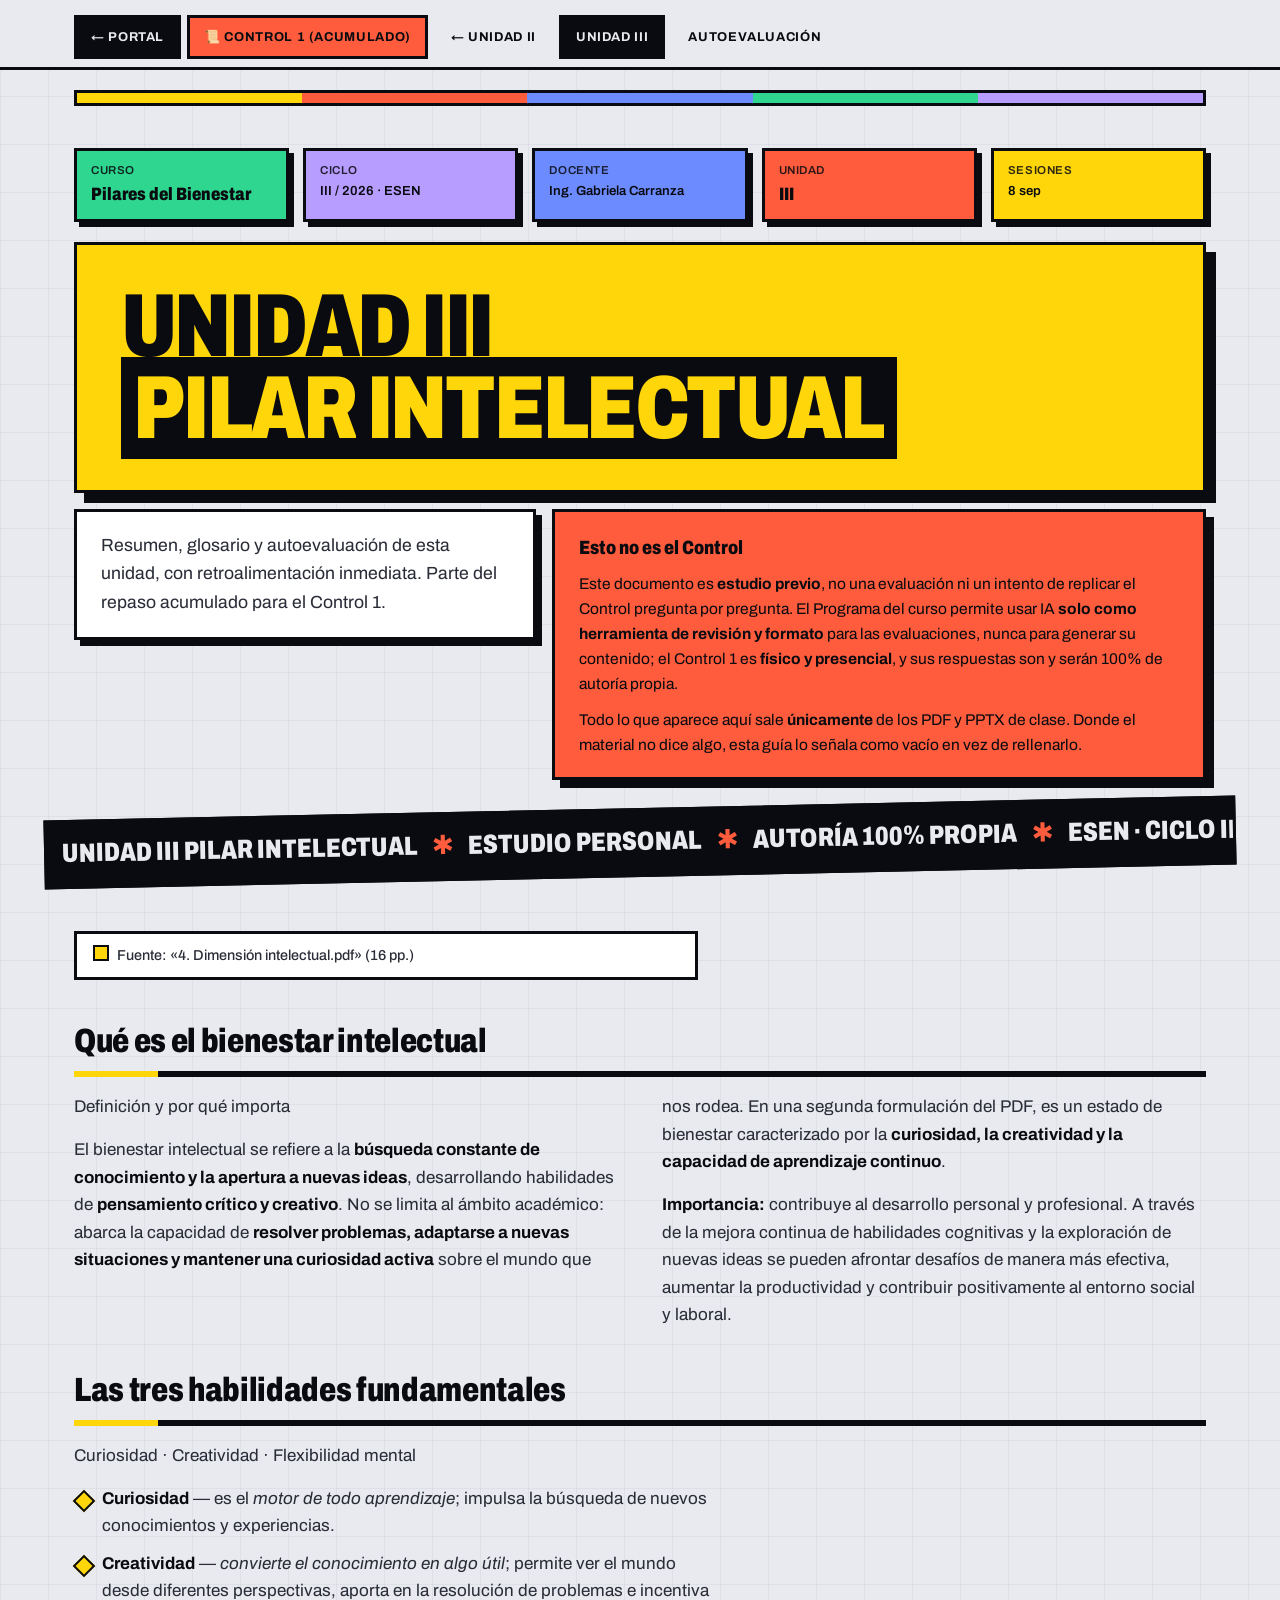
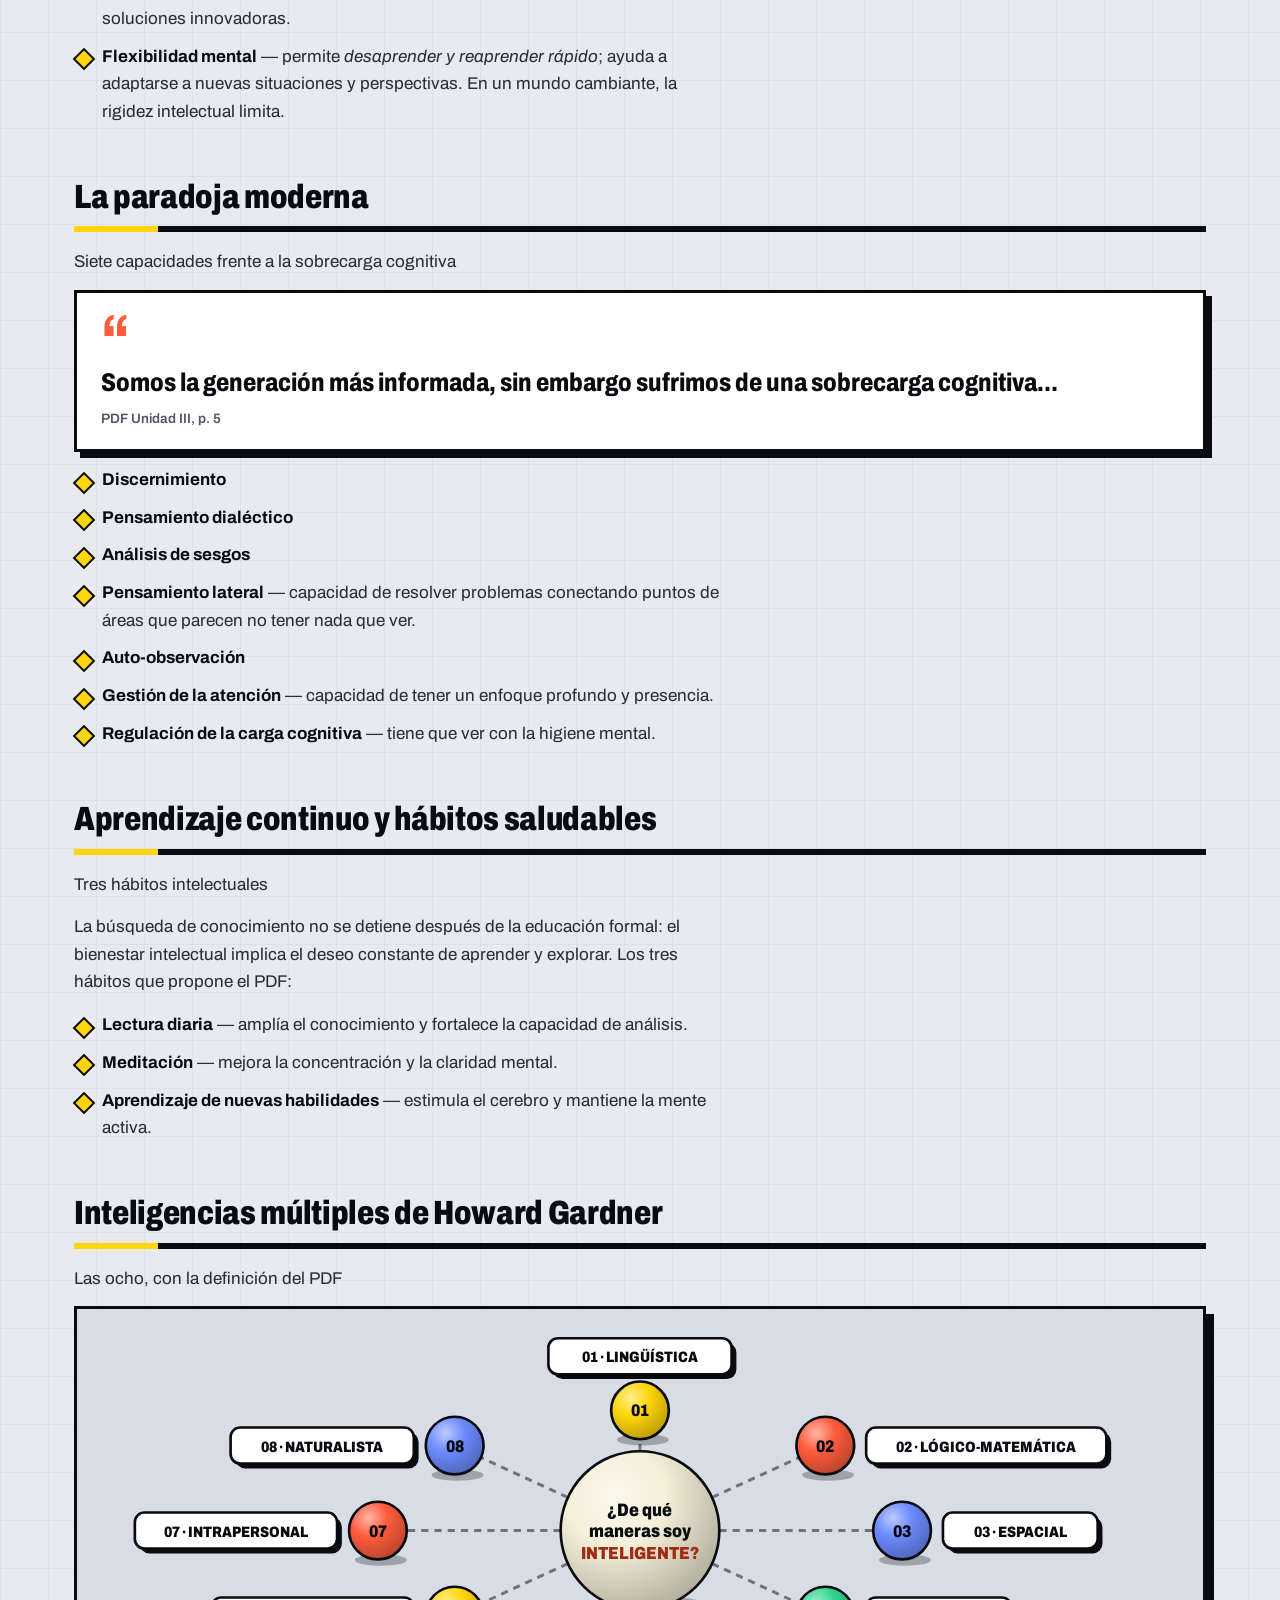
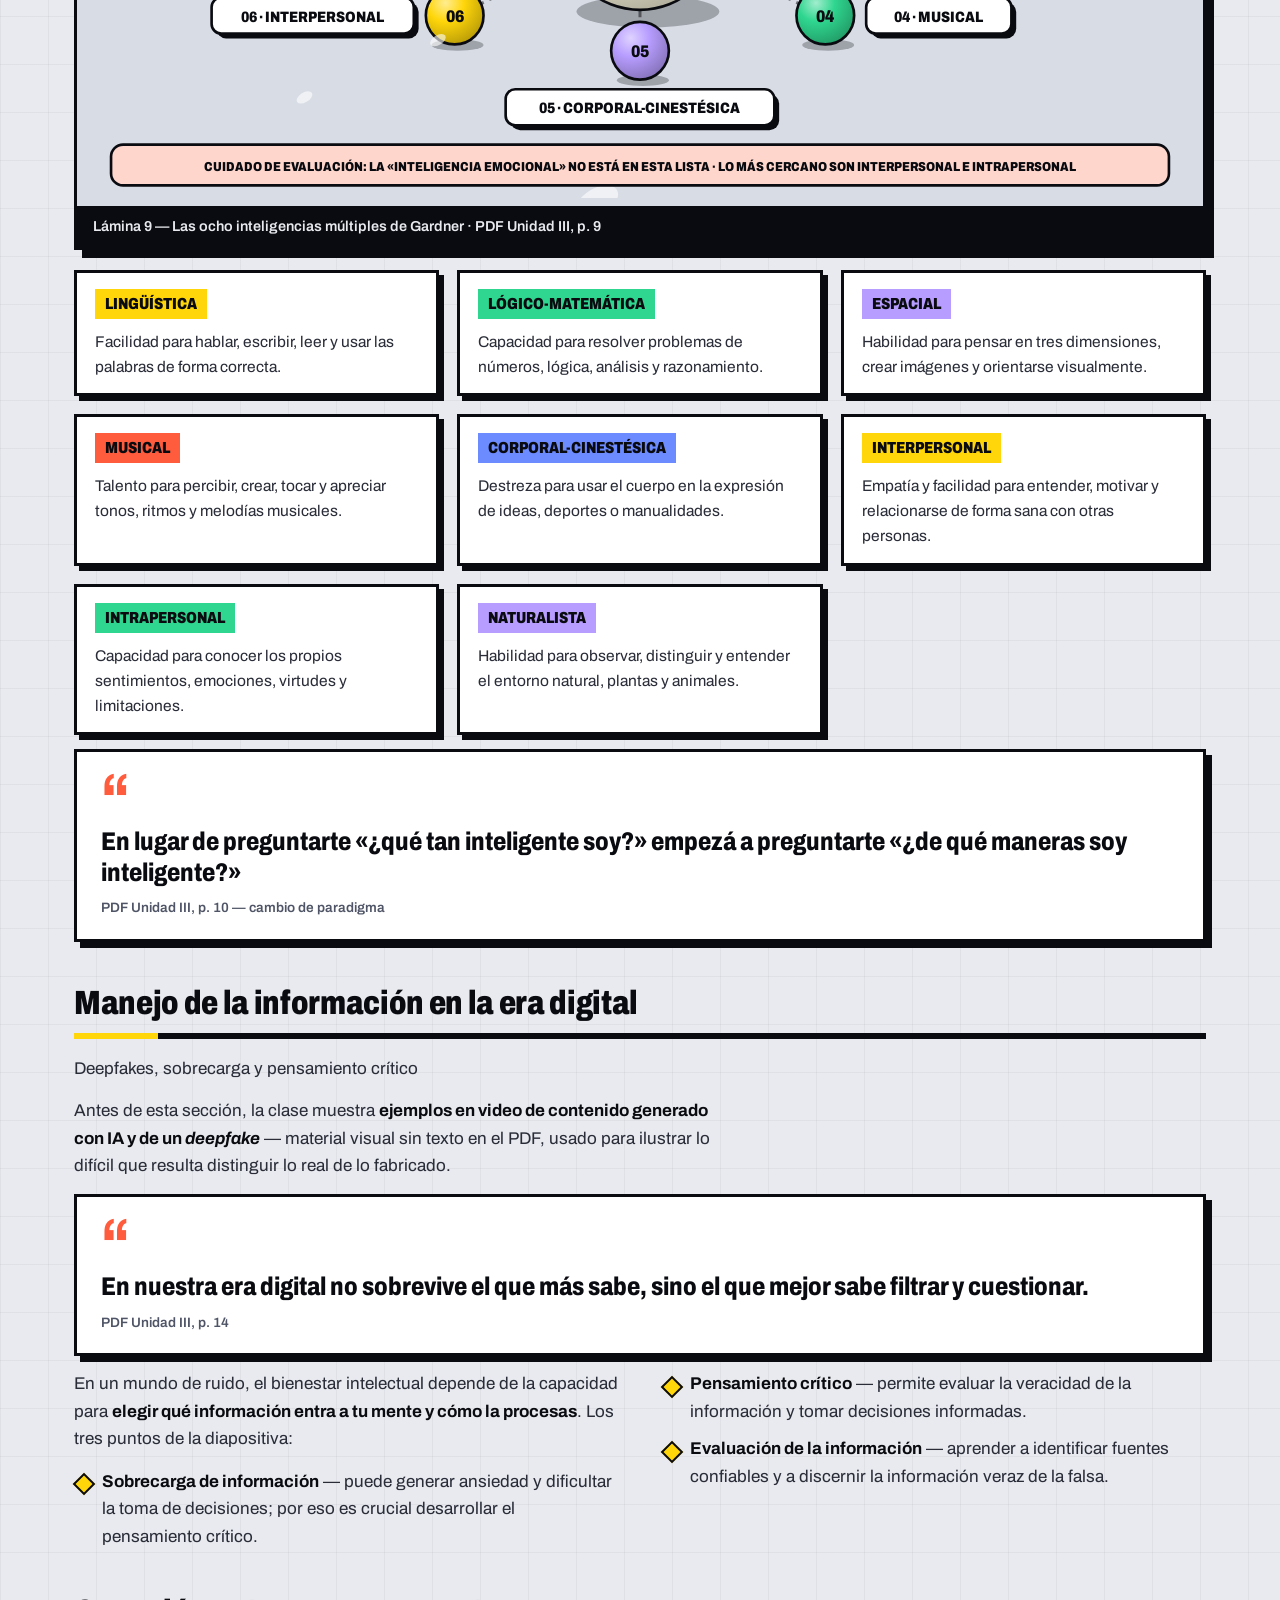
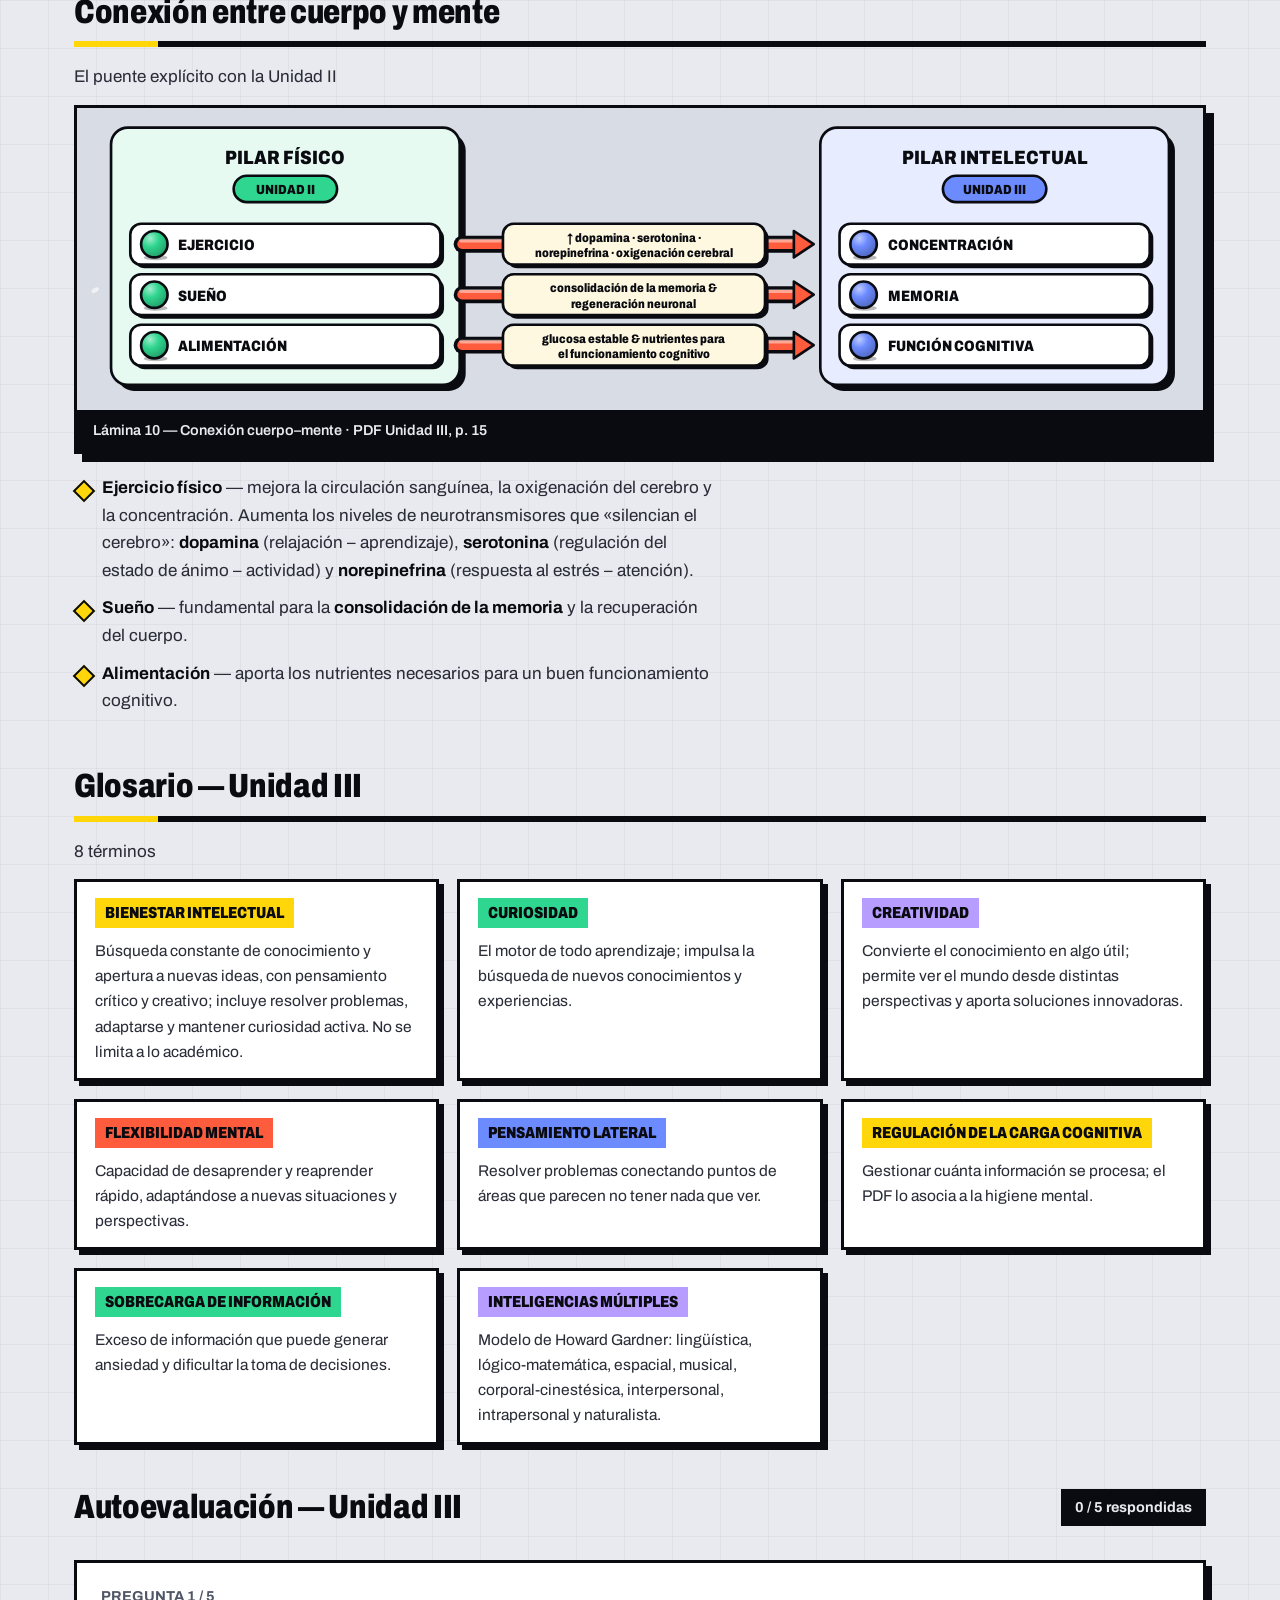
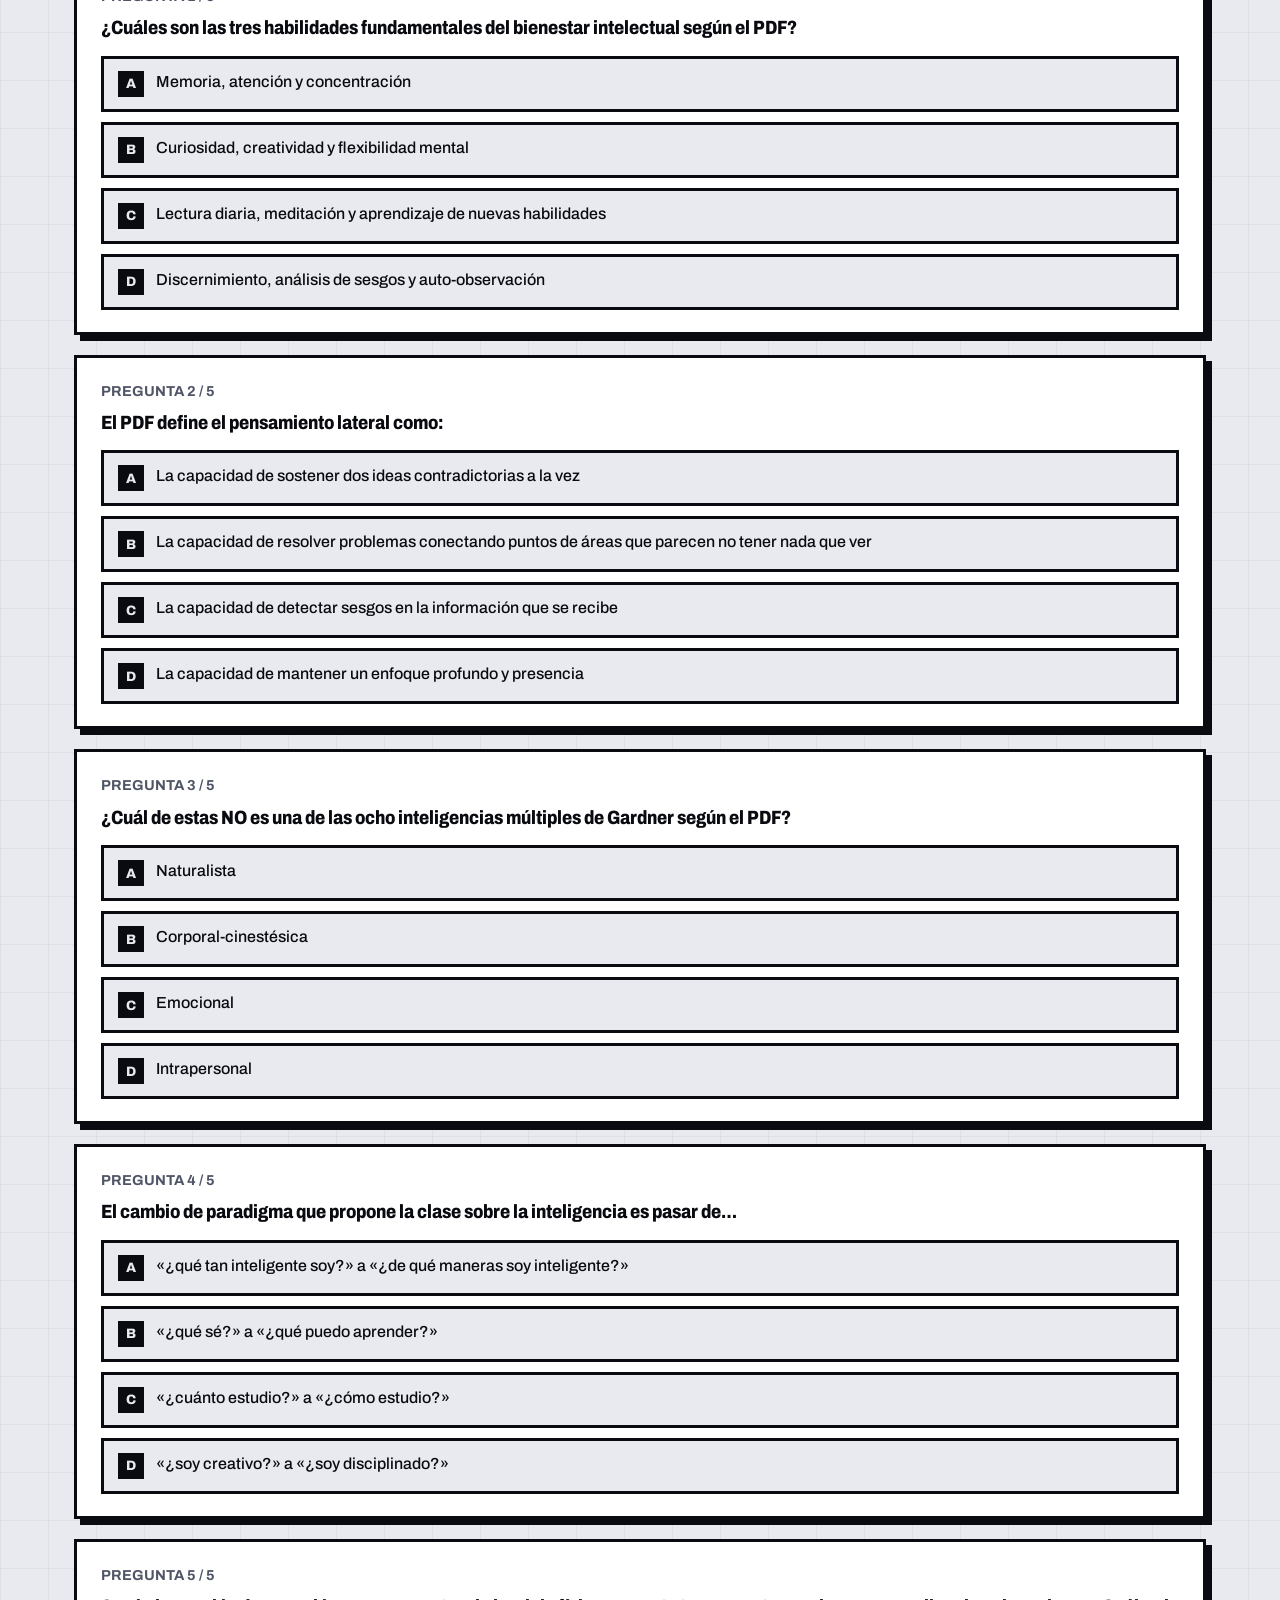
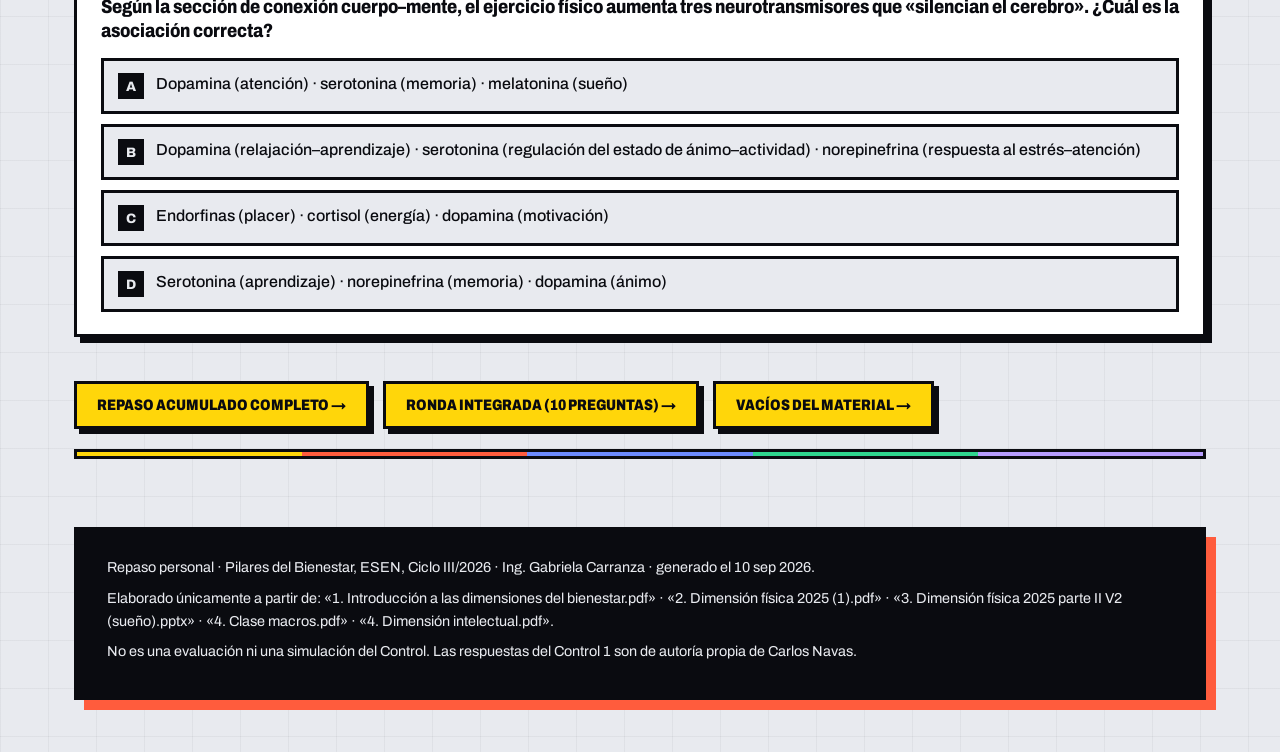
<file: docs/unidad-03/index.html>
<!doctype html>
<html lang="es">
<head>
<meta charset="UTF-8">
<meta name="viewport" content="width=device-width, initial-scale=1.0">
<meta name="color-scheme" content="light">
<title>Unidad III — Pilar intelectual · Pilares del Bienestar</title>
<style>
/*DESIGN:START*/
@import url('https://fonts.googleapis.com/css2?family=Archivo:wdth,wght@62..125,400..900&display=swap');

/* =====================================================================
   PILARES DEL BIENESTAR — Sistema de diseño "Bento Brutal" v2
   Fuente única: tools/design/brutal.css (se inyecta con tools/apply-design.mjs)

   Principios
   · Una sola familia (Archivo variable): el contraste viene del ANCHO y del PESO
     (titulares condensados y pesadísimos; texto en ancho normal).
   · Tiles planos de color con borde grueso y sombra dura (sin desenfoque).
   · Sin tiles dentro de tiles: el .block es texto abierto, los tiles son sus piezas.
   · Solo modo claro (se probó un modo noche y se descartó: los colores saturados no sobreviven bien).
   · El contenido SIEMPRE es visible: el motion solo mejora, nunca oculta.
   ===================================================================== */

/* ---------- Tokens ---------- */
:root{
  --paper:#E8EAEF; --paper-2:#D8DCE5; --card:#FFFFFF;
  --ink:#0A0B10; --ink-2:#2A2D38; --faint:#4F5566; --line:#B4B9C7;
  --grid:rgba(10,11,16,.045);
  --c-yellow:#FFD60A; --c-coral:#FF5C3D; --c-blue:#6C8BFF; --c-green:#2FD68F; --c-lilac:#B79DFF;
  --tile-y:#2B2508; --tile-c:#391810; --tile-b:#161F44; --tile-g:#0C2D1F; --tile-l:#271E46;
  --on-a:#0A0B10;           /* texto sobre un tile de color (modo día) */
  --n-edge:var(--ink); --n-shd:var(--ink);   /* tile neutro */
  --foot-bg:#0A0B10; --foot-fg:#E8EAEF;
  color-scheme:light;
  --a:var(--c-yellow);      /* acento del tile actual */

  --out:cubic-bezier(.16,1,.3,1);          /* ease-out expo */
  --out-q:cubic-bezier(.25,1,.5,1);        /* ease-out quart */
  --font:'Archivo',system-ui,sans-serif;

  --z-sticky:100; --z-progress:200; --z-confetti:300;

  /* alias heredados (los SVG y el HTML ya escrito los usan) */
  --bg:var(--paper); --bg-elev:var(--card); --bg-elev2:var(--paper-2);
  --border:var(--ink); --border-soft:var(--line);
  --text:var(--ink); --text-dim:var(--ink-2); --text-faint:var(--faint);
  --pine:#0A7A4B; --moss:#0A7A4B; --clay:#B8300F; --clay-deep:#A32A12; --sage:#4F7A63;
  --gold:#7A5300; --gold-doric:#7A5300; --gold-deep:#7A5300; --pine-light:#0A7A4B;
  --success:#0A7A4B; --danger:#B8300F;
  --marble:var(--card); --marble-elev:var(--card); --marble-elev2:var(--paper-2);

  /* rellenos planos de las láminas SVG */
  --svg-bg-start:#FFFFFF; --svg-bg-mid:#F6F7FA; --svg-bg-end:#ECEEF3;
  --svg-card-start:#FFFFFF; --svg-card-mid:#FFFFFF; --svg-card-end:#FFFFFF; --svg-card-edge:#FFFFFF;
  --svg-ped-start:#E6E9F0; --svg-ped-mid:#E6E9F0; --svg-ped-end:#E6E9F0;
  --svg-clay-bg-start:#FFD6CC; --svg-clay-bg-end:#FFD6CC;
  --svg-pine-bg-start:#C6F3DF; --svg-pine-bg-end:#C6F3DF;
  --svg-gold-bg-start:#FFF0A0; --svg-gold-bg-end:#FFF0A0;
  --svg-shaft-edge:#0A0B10; --svg-shaft-light:#F4F5F9; --svg-shaft-peak:#F4F5F9;
  --svg-shaft-mid:#F4F5F9; --svg-shaft-dark:#F4F5F9;
  --svg-greca:#0A0B10;
}
/* Superficie de un tile con acento (--a): relleno del color, borde y sombra de tinta, texto negro. */
*{
  --a-bg:var(--a); --a-fg:var(--on-a); --a-edge:var(--ink); --a-shd:var(--ink);
  --chip-bg:#0A0B10; --chip-fg:var(--a);
}

/* ---------- Base ---------- */
*{ box-sizing:border-box; }
html{ -webkit-text-size-adjust:100%; scroll-behavior:smooth; scroll-padding-top:84px; overflow-x:clip; }
html,body{ margin:0; padding:0; }
body{
  background-color:var(--paper); color:var(--ink);
  font-family:var(--font); font-weight:420; line-height:1.62; font-size:1.0625rem;
  background-image:linear-gradient(var(--grid) 1px,transparent 1px),linear-gradient(90deg,var(--grid) 1px,transparent 1px);
  background-size:48px 48px; overflow-x:clip;
}
::selection{ background:var(--c-yellow); color:#0A0B10; }
a{ color:var(--ink); text-decoration-thickness:3px; text-underline-offset:3px; text-decoration-color:var(--c-coral); }
a:hover{ background:var(--c-yellow); color:#0A0B10; text-decoration-color:#0A0B10; }
.wrap{ max-width:1180px; margin:0 auto; padding:0 24px; }

h1,h2,h3,h4{ font-family:var(--font); font-stretch:78%; font-weight:850; line-height:1; margin:0; letter-spacing:-.01em; color:var(--ink); text-wrap:balance; }
h1{ font-size:clamp(2.6rem,7.2vw,5.6rem); text-transform:uppercase; letter-spacing:-.025em; line-height:.92; }
h2{ font-size:clamp(2rem,4.8vw,3.5rem); text-transform:uppercase; letter-spacing:-.02em; }
h3{ font-size:clamp(1.5rem,2.8vw,2.1rem); line-height:1.04; }
h4{ font-size:1.15rem; line-height:1.15; }
p{ margin:0 0 1em; color:var(--ink-2); text-wrap:pretty; }
b,strong{ color:var(--ink); font-weight:700; }
.mono{ font-weight:600; font-variant-numeric:tabular-nums; }
:focus-visible{ outline:4px solid var(--c-blue); outline-offset:3px; }
.label{ font-weight:700; font-size:.78rem; letter-spacing:.06em; text-transform:uppercase; }

/* ---------- Barra superior ---------- */
.progress{ position:fixed; top:0; left:0; right:0; height:7px; z-index:var(--z-progress); pointer-events:none; }
.progress i{ display:block; height:100%; background:var(--c-coral); transform-origin:0 50%; transform:scaleX(var(--p,0)); }
nav.toc{ position:sticky; top:0; z-index:var(--z-sticky); background:var(--paper); border-bottom:3px solid var(--n-edge); padding-top:7px; }
nav.toc ul{ list-style:none; display:flex; gap:6px; margin:0 auto; padding:8px 24px; overflow-x:auto; max-width:1180px; align-items:center; scrollbar-width:none; }
nav.toc ul::-webkit-scrollbar{ display:none; }
nav.toc li{ flex:0 0 auto; }
nav.toc a{ display:flex; align-items:center; min-height:44px; padding:0 14px; font-weight:700; font-size:.8rem; letter-spacing:.05em; text-transform:uppercase;
  text-decoration:none; color:var(--ink); border:3px solid transparent; white-space:nowrap; transition:transform .25s var(--out), background .15s; }
nav.toc a:hover{ background:var(--c-yellow); color:#0A0B10; border-color:#0A0B10; transform:translateY(-3px) rotate(-1.2deg); }
nav.toc a.on{ background:var(--ink); color:var(--paper); border-color:var(--ink); }
nav.toc a.nav-temple{ background:var(--ink); color:var(--paper); border-color:var(--ink); }
nav.toc a.nav-temple:hover{ background:var(--c-yellow); color:#0A0B10; border-color:#0A0B10; }
nav.toc a.nav-highlight{ background:var(--c-coral); color:#0A0B10; border-color:#0A0B10; }

/* ---------- Franja de colores (antes: greca) ---------- */
.stripe{ height:16px; border:3px solid var(--n-edge); margin:20px 0;
  background:linear-gradient(90deg,var(--c-yellow) 0 20%,var(--c-coral) 0 40%,var(--c-blue) 0 60%,var(--c-green) 0 80%,var(--c-lilac) 0); }
.stripe.subtle{ height:10px; }

/* ---------- Tiles con acento (cabecera, notas, etc.) ---------- */
header.top > h1, .plate > div, .aviso, .note, .caso, .fb, .fcard, .chips li, .pager a,
.opt.good, .opt.bad, .split span, .btn.primary{
  background:var(--a-bg); color:var(--a-fg); border:3px solid var(--a-edge);
}
header.top > .lede{ background:var(--card); color:var(--ink-2); border:3px solid var(--n-edge); }
header.top > h1, .aviso, .note, .caso, .fcard{ box-shadow:8px 8px 0 var(--a-shd); }

/* ---------- Cabecera bento ---------- */
header.top{ display:grid; grid-template-columns:repeat(12,minmax(0,1fr)); gap:16px; padding:22px 0 0; }
header.top > *{ min-width:0; }
header.top > .plate{ grid-column:1/-1; }
header.top > h1{ --a:var(--c-yellow); grid-column:1/-1; padding:clamp(20px,3.4vw,40px) clamp(20px,3.4vw,44px); box-shadow:10px 10px 0 var(--a-shd); color:var(--a-fg); }
header.top > h1 em{ font-style:normal; background:var(--chip-bg); color:var(--chip-fg); padding:.02em .14em; box-decoration-break:clone; -webkit-box-decoration-break:clone; }
header.top > .lede{ grid-column:span 5; margin:0; box-shadow:6px 6px 0 var(--n-shd); padding:20px 24px; font-size:1.1rem; align-self:start; }
header.top > .aviso{ grid-column:span 7; margin:0; align-self:start; }
.lede{ max-width:64ch; }
.lede b{ background:var(--c-yellow); color:#0A0B10; padding:0 .2em; }

.plate{ display:grid; grid-template-columns:repeat(auto-fit,minmax(170px,1fr)); gap:14px; margin:0 0 4px; font-size:.82rem; }
.plate > div{ box-shadow:5px 5px 0 var(--a-shd); padding:10px 14px; font-weight:600; transition:transform .25s var(--out), box-shadow .25s; }
.plate > div:nth-child(5n+1){ --a:var(--c-green); } .plate > div:nth-child(5n+2){ --a:var(--c-lilac); }
.plate > div:nth-child(5n+3){ --a:var(--c-blue); }  .plate > div:nth-child(5n+4){ --a:var(--c-coral); }
.plate > div:nth-child(5n+5){ --a:var(--c-yellow); }
.plate > div:hover{ transform:translate(-3px,-3px) rotate(-1deg); box-shadow:9px 9px 0 var(--a-shd); }
.plate span{ display:block; font-size:.72rem; font-weight:600; letter-spacing:.05em; text-transform:uppercase; opacity:.85; }
.plate b{ color:var(--a-fg); font-stretch:80%; font-weight:850; font-size:1.12rem; }

.aviso{ --a:var(--c-coral); padding:20px 24px; }
.aviso .tag{ display:block; font-stretch:80%; font-weight:850; font-size:1.2rem; text-transform:none; letter-spacing:0; margin-bottom:8px; color:var(--a-fg); }
.aviso p, .aviso b{ color:var(--a-fg); font-size:.97rem; margin:0; }
.aviso p + p{ margin-top:.7em; }

/* ---------- Cinta de texto en movimiento ---------- */
.ticker{ overflow:hidden; background:var(--ink); color:var(--paper); border:3px solid var(--ink); margin:28px -30px; transform:rotate(-1.2deg); padding:10px 0; position:relative; }
.ticker.alt{ background:var(--c-yellow); color:#0A0B10; border-color:#0A0B10; transform:rotate(1deg); }
.ticker-track{ display:flex; width:max-content; animation:tick 30s linear infinite; }
.ticker.alt .ticker-track{ animation-direction:reverse; animation-duration:38s; }
.ticker-track span{ font-stretch:78%; font-weight:850; font-size:clamp(1.15rem,2.4vw,1.65rem); text-transform:uppercase; white-space:nowrap; padding:0 .9rem; }
.ticker-track span.dot{ color:var(--c-coral); padding:0; }
.ticker.alt .ticker-track span.dot{ color:#0A0B10; }
.ticker:hover .ticker-track{ animation-play-state:paused; }

/* ---------- Unidades ---------- */
section.unit{ --accent:var(--c-yellow); padding:16px 0 0; margin-top:26px; position:relative; }
section.unit:nth-of-type(5n+2){ --accent:var(--c-green); }
section.unit:nth-of-type(5n+3){ --accent:var(--c-lilac); }
section.unit:nth-of-type(5n+4){ --accent:var(--c-coral); }
section.unit:nth-of-type(5n+5){ --accent:var(--c-blue); }
.unit-head{ display:flex; gap:18px; align-items:center; flex-wrap:wrap; margin-bottom:0; }
.unit-num{ font-weight:850; font-stretch:80%; font-size:1.05rem; letter-spacing:.03em; text-transform:uppercase; background:var(--accent); color:#0A0B10;
  border:3px solid var(--n-edge); padding:6px 14px; transform:rotate(-2deg); display:inline-block; }
.unit-dates{ font-weight:600; font-size:.95rem; color:var(--faint); margin:12px 0 4px; }
.fuente{ font-size:.9rem; font-weight:500; color:var(--ink-2); background:var(--card); border:3px solid var(--n-edge); padding:10px 16px; margin:10px 0 0; max-width:78ch; }
.fuente::before{ content:""; display:inline-block; width:.8em; height:.8em; background:var(--accent); border:2px solid var(--n-edge); margin-right:.6em; vertical-align:-.05em; }

/* ---------- Bloques: texto abierto + tiles ---------- */
.block{ display:grid; grid-template-columns:repeat(12,minmax(0,1fr)); column-gap:28px; row-gap:14px; margin:44px 0; align-items:start; }
.block > *{ grid-column:1/-1; min-width:0; margin-top:0; margin-bottom:0; }
.block > :is(p,ul,ol){ grid-column:1/8; }                 /* sin JS: columna de lectura a la izquierda */
.block > .prose{ grid-column:1/-1; }                       /* con JS: párrafos y listas consecutivos van en .prose */
.block > .prose:not(.cols){ grid-column:1/8; }
.block > .prose.cols{ columns:2; column-gap:44px; }
.block > .prose:not(.cols) + .note{ grid-column:8/-1; }   /* la nota se sienta junto al texto corto que la precede */
.prose > :is(p,ul,ol){ margin-bottom:.9em; orphans:3; widows:3; }
.prose > :last-child{ margin-bottom:0; }
.prose ul.clean li{ break-inside:avoid; }
.block > h3{ display:block; padding-bottom:12px; border-bottom:6px solid var(--n-edge); margin-bottom:2px; position:relative; }
.block > h3::after{ content:""; position:absolute; left:0; bottom:-6px; width:84px; height:6px; background:var(--accent); }
.block > .sub{ display:block; font-weight:600; font-size:1rem; color:var(--ink-2); margin:0; text-transform:none; letter-spacing:0; padding-top:4px; }
.tagline{ font-weight:700; font-size:.82rem; color:var(--clay); letter-spacing:.04em; text-transform:uppercase; }
:is(.note,.caso,.fb,.aviso,.fcard,.opt) .tagline{ color:var(--a-fg); }
dl.glos dt .tagline{ color:#0A0B10; font-size:.72rem; margin-left:6px; }
h4.sec .mono{ color:inherit !important; opacity:.8; font-size:.8rem !important; letter-spacing:.04em !important; }
.hl{ background:var(--c-yellow); color:#0A0B10; font-weight:700; padding:0 .25em; }
h4.sec{ display:inline-block; font-size:1rem; text-transform:uppercase; letter-spacing:.02em; margin:28px 0 10px; background:var(--ink); color:var(--paper); padding:5px 12px; }

ul.clean{ margin:0; padding:0; list-style:none; }
ul.clean li{ position:relative; padding-left:28px; margin-bottom:.6em; color:var(--ink-2); }
ul.clean li::before{ content:""; position:absolute; left:2px; top:.5em; width:12px; height:12px; background:var(--accent); border:2.5px solid var(--n-edge); transform:rotate(45deg); }
ul.clean li.clay::before{ background:var(--c-coral); }

/* tiles neutros: 2 y 3 columnas */
.two, .three{ display:grid; gap:18px; }
.two{ grid-template-columns:repeat(2,minmax(0,1fr)); }
.three{ grid-template-columns:repeat(auto-fit,minmax(240px,1fr)); }
.two > div, .three > div{ border:3px solid var(--n-edge); background:var(--card); padding:20px 22px 18px; border-top-width:14px; box-shadow:6px 6px 0 var(--n-shd);
  transition:transform .3s var(--out), box-shadow .3s; }
.two > div:nth-child(5n+1), .three > div:nth-child(5n+1){ border-top-color:var(--c-green); }
.two > div:nth-child(5n+2), .three > div:nth-child(5n+2){ border-top-color:var(--c-coral); }
.two > div:nth-child(5n+3), .three > div:nth-child(5n+3){ border-top-color:var(--c-blue); }
.two > div:nth-child(5n+4), .three > div:nth-child(5n+4){ border-top-color:var(--c-yellow); }
.two > div:nth-child(5n+5), .three > div:nth-child(5n+5){ border-top-color:var(--c-lilac); }
.two > div:hover, .three > div:hover{ transform:translate(-4px,-4px); box-shadow:11px 11px 0 var(--n-shd); }
.two h4, .three h4{ text-transform:uppercase; letter-spacing:.01em; margin:0 0 10px; }
.two ul{ margin:0; padding-left:18px; }
.two li{ color:var(--ink-2); font-size:.97rem; margin-bottom:.4em; }
.two .resp{ margin:12px 0 0; color:var(--ink); font-weight:700; font-size:.97rem; }
.three p{ margin:0 0 .5em; font-size:.97rem; }
.three p:last-child{ margin-bottom:0; }
.three .lab{ display:inline-block; font-weight:700; font-size:.74rem; letter-spacing:.06em; text-transform:uppercase; background:var(--chip-bg); color:var(--chip-fg); padding:2px 9px; margin-bottom:8px; }
@media (max-width:700px){ .two{ grid-template-columns:1fr; } }

/* notas y citas (a la derecha del texto) */
.note{ --a:var(--c-yellow); padding:18px 22px; font-size:.97rem; }
.note p, .note b{ color:var(--a-fg); margin:0; }
.note .tag{ display:block; font-stretch:80%; font-weight:850; font-size:1.1rem; text-transform:none; letter-spacing:0; margin-bottom:6px; color:var(--a-fg); }
.note.gap{ --a:var(--c-coral); }
blockquote{ margin:0; padding:22px 24px; border:3px solid var(--n-edge); background:var(--card); box-shadow:6px 6px 0 var(--n-shd);
  font-stretch:82%; font-weight:800; font-size:clamp(1.2rem,2.3vw,1.6rem); line-height:1.2; color:var(--ink); }
blockquote::before{ content:"“"; display:block; font-size:4.2rem; line-height:.7; color:var(--c-coral); margin-bottom:6px; }
blockquote cite{ display:block; font-stretch:100%; font-weight:600; font-size:.85rem; font-style:normal; color:var(--faint); margin-top:12px; }

/* ---------- Láminas ---------- */
figure.diag{ margin:0 0 6px; border:3px solid var(--n-edge); background:var(--paper-2); padding:10px 10px 0; overflow:hidden; box-shadow:8px 8px 0 var(--n-shd); }
figure.diag .scroller{ overflow-x:auto; padding-bottom:8px; }
figure.diag svg{ display:block; width:100%; height:auto; }
figure.diag figcaption{ font-weight:600; font-size:.9rem; background:var(--ink); color:var(--paper); margin:0 -10px; padding:9px 16px; }
figure.diag svg text[font-family*="Cinzel"]{ font-family:var(--font); font-stretch:86%; font-weight:800; letter-spacing:.01em; }
figure.diag svg text[font-family*="Cormorant"]{ font-family:var(--font); font-stretch:72%; font-style:normal; font-weight:560; }
figure.diag svg text[font-family*="Plex"]{ font-family:var(--font); font-stretch:78%; font-weight:600; letter-spacing:.02em; }
figure.diag svg text[font-family*="Work Sans"]{ font-family:var(--font); }
figure.diag svg [filter]{ filter:none; }
figure.diag svg [fill*="meander"]{ display:none; }
figure.diag svg :is(rect,polygon,circle,ellipse)[stroke]{ stroke:var(--ink); stroke-width:2.2px; }
figure.diag svg :is(linearGradient,radialGradient)[id$="-gk-clay"] stop{ stop-color:#E5472C; }
figure.diag svg :is(linearGradient,radialGradient)[id$="-gk-pine"] stop,
figure.diag svg :is(linearGradient,radialGradient)[id$="-gk-shaft-pine"] stop{ stop-color:#0B6B44; }
figure.diag svg :is(linearGradient,radialGradient)[id$="-gk-moss"] stop{ stop-color:#14925F; }
figure.diag svg :is(linearGradient,radialGradient)[id$="-gk-gold"] stop{ stop-color:#F5B800; }
figure.diag svg :is(linearGradient,radialGradient)[id$="-gk-nocturnal"] stop{ stop-color:#16191D; }
figure.diag svg :is(linearGradient,radialGradient)[id$="-shaft"] stop,
figure.diag svg :is(linearGradient,radialGradient)[id$="-shaft-light"] stop{ stop-color:var(--svg-shaft-mid); }

.sv text{ font-family:var(--font); }
.sv .h{ font-stretch:84%; font-weight:850; fill:var(--ink); }
.sv .t{ fill:var(--ink); }
.sv .d{ fill:var(--ink-2); font-stretch:92%; font-weight:480; }
.sv .m{ fill:var(--faint); font-stretch:88%; font-weight:560; }
.sv .cl{ fill:var(--clay-deep); }
.sv .pn{ fill:var(--pine); }
.sv .fpine{ fill:var(--svg-pine-bg-end); stroke:var(--ink); stroke-width:2.5; }
.sv .fclay{ fill:var(--svg-clay-bg-end); stroke:var(--ink); stroke-width:2.5; }
.sv .fclay2{ fill:var(--c-coral); fill-opacity:.55; stroke:var(--ink); stroke-width:2.5; }
.sv .fgold{ fill:var(--svg-gold-bg-end); stroke:var(--ink); stroke-width:2.5; }
.sv .fdash{ fill:var(--svg-card-mid); stroke:var(--ink); stroke-width:2.5; stroke-dasharray:8 5; }
.sv .badge{ fill:var(--c-yellow); stroke:var(--ink); stroke-width:2.5; }
.sv .ln{ stroke:var(--ink); stroke-width:2.5; fill:none; }
.sv .ln.dashed{ stroke-dasharray:8 6; }
.sv .brk{ stroke:var(--ink); stroke-width:2.5; fill:none; }
.sv .badge + text.h{ fill:#0A0B10; }

/* ---------- Glosario ---------- */
dl.glos{ margin:0; display:grid; grid-template-columns:repeat(auto-fit,minmax(270px,1fr)); gap:18px; }
dl.glos > div{ border:3px solid var(--n-edge); background:var(--card); padding:16px 18px 14px; box-shadow:5px 5px 0 var(--n-shd); transition:transform .3s var(--out), box-shadow .3s; }
dl.glos > div:hover{ transform:translate(-4px,-4px) rotate(-.5deg); box-shadow:10px 10px 0 var(--n-shd); }
dl.glos dt{ display:inline-block; font-stretch:80%; font-weight:850; font-size:1rem; text-transform:uppercase; background:var(--a-bg2,var(--c-yellow)); color:#0A0B10; padding:2px 10px; margin-bottom:10px; }
dl.glos > div:nth-child(5n+2) dt{ --a-bg2:var(--c-green); } dl.glos > div:nth-child(5n+3) dt{ --a-bg2:var(--c-lilac); }
dl.glos > div:nth-child(5n+4) dt{ --a-bg2:var(--c-coral); } dl.glos > div:nth-child(5n+5) dt{ --a-bg2:var(--c-blue); }
dl.glos dd{ margin:0; color:var(--ink-2); font-size:.97rem; }

/* ---------- Autoevaluación ---------- */
.quizhead{ display:flex; justify-content:space-between; align-items:center; gap:14px; flex-wrap:wrap; }
.quizhead h3{ margin:0; }
.score{ display:inline-block; font-weight:700; font-size:.9rem; font-variant-numeric:tabular-nums; background:var(--ink); color:var(--paper); padding:7px 14px; }
.score.bump{ animation:bump .5s var(--out); }
.q{ border:3px solid var(--n-edge); background:var(--card); padding:22px 24px 22px; margin:20px 0 0; box-shadow:6px 6px 0 var(--n-shd); }
.q .qn{ display:block; font-weight:700; font-size:.9rem; color:var(--faint); margin-bottom:8px; font-variant-numeric:tabular-nums; }
.q .qt{ font-stretch:84%; font-weight:800; color:var(--ink); margin:0 0 16px; font-size:1.2rem; line-height:1.22; }
.caso{ --a:var(--c-lilac); padding:13px 16px; margin:0 0 14px; font-size:.97rem; box-shadow:none; }
.caso .tagline{ display:block; margin-bottom:5px; color:var(--a-fg); }
.opts{ display:flex; flex-direction:column; gap:10px; }
.opt{ text-align:left; font:inherit; font-size:1rem; font-weight:500; color:var(--ink); cursor:pointer; background:var(--paper); border:3px solid var(--n-edge);
  padding:12px 14px; min-height:48px; display:flex; gap:12px; align-items:flex-start; line-height:1.4; transition:transform .2s var(--out), box-shadow .2s, background .15s; }
.opt:hover:not(:disabled){ transform:translate(-3px,-3px); box-shadow:6px 6px 0 var(--n-shd); background:var(--c-yellow); color:#0A0B10; }
.opt:active:not(:disabled){ transform:translate(3px,3px); box-shadow:none; transition-duration:.06s; }
.opt:disabled{ cursor:default; }
.opt .k{ flex:0 0 auto; font-weight:800; font-size:.85rem; background:var(--ink); color:var(--paper); width:26px; height:26px; display:inline-flex; align-items:center; justify-content:center; }
.opt.good{ --a:var(--c-green); animation:pop .5s var(--out); }
.opt.bad{ --a:var(--c-coral); animation:shake .5s; }
.opt.good .k, .opt.bad .k{ background:var(--chip-bg); color:var(--chip-fg); }
.fb{ --a:var(--c-green); margin-top:16px; padding:14px 18px; font-size:.97rem; animation:drop .45s var(--out); }
.fb.no{ --a:var(--c-coral); }
.fb p, .fb b{ color:var(--a-fg); }
.fb .verdict{ display:inline-block; font-weight:800; font-size:.8rem; letter-spacing:.06em; text-transform:uppercase; background:var(--chip-bg); color:var(--chip-fg); padding:2px 10px; margin-bottom:8px; }
.fb p{ margin:0 0 .55em; } .fb p:last-child{ margin-bottom:0; }
.fb .src{ font-size:.82rem; font-weight:500; opacity:.85; }

/* ---------- Componentes del repaso 2 ---------- */
.split{ display:flex; min-height:56px; border:3px solid var(--n-edge); font-stretch:80%; font-weight:850; }
.split span{ display:flex; align-items:center; justify-content:center; padding:6px 10px; font-size:1rem; text-align:center; border:0; }
.split .a{ --a:var(--c-coral); width:20%; border-right:3px solid var(--n-edge); }
.split .b{ --a:var(--c-green); width:80%; }
.split-cap{ font-size:.85rem; font-weight:500; color:var(--faint); }
.chips{ display:flex; flex-wrap:wrap; gap:10px; margin:0; padding:0; list-style:none; }
.chips li{ --a:var(--c-yellow); padding:6px 14px; font-stretch:80%; font-weight:850; font-size:1rem; box-shadow:3px 3px 0 var(--a-shd); transition:transform .25s var(--out); }
.chips li:nth-child(4n+2){ --a:var(--c-green); } .chips li:nth-child(4n+3){ --a:var(--c-lilac); } .chips li:nth-child(4n+4){ --a:var(--c-coral); }
.chips li:hover{ transform:translateY(-4px) rotate(-2.5deg); }
ol.steps{ list-style:none; counter-reset:st; padding:0; margin:0; }
ol.steps li{ counter-increment:st; position:relative; padding:12px 0 12px 60px; border-bottom:3px dashed var(--line); color:var(--ink-2); }
ol.steps li::before{ content:counter(st); position:absolute; left:0; top:10px; width:42px; height:42px; display:flex; align-items:center; justify-content:center; background:var(--accent);
  color:#0A0B10; border:3px solid var(--n-edge); font-stretch:80%; font-weight:900; font-size:1.2rem; transform:rotate(-4deg); }
ol.steps li b{ display:block; }
.btn{ font:inherit; font-stretch:82%; font-weight:850; font-size:.95rem; letter-spacing:.02em; text-transform:uppercase; min-height:46px; padding:0 20px; cursor:pointer;
  background:var(--card); color:var(--ink); border:3px solid var(--n-edge); box-shadow:4px 4px 0 var(--n-shd); transition:transform .2s var(--out), box-shadow .2s, background .15s; }
.btn:hover{ transform:translate(-3px,-3px) rotate(-1deg); box-shadow:8px 8px 0 var(--n-shd); background:var(--c-yellow); color:#0A0B10; border-color:#0A0B10; }
.btn:active{ transform:translate(4px,4px); box-shadow:none; transition-duration:.06s; }
.btn.primary{ --a:var(--c-blue); box-shadow:4px 4px 0 var(--a-shd); }
.btn.primary:hover{ background:var(--c-coral); color:#0A0B10; }
.deck{ border:3px solid var(--n-edge); background:var(--paper-2); padding:20px; box-shadow:6px 6px 0 var(--n-shd); }
.deck-top{ display:flex; justify-content:space-between; gap:12px; flex-wrap:wrap; font-weight:700; font-size:.85rem; color:var(--ink-2); margin-bottom:12px; font-variant-numeric:tabular-nums; }
.fcard{ --a:var(--c-yellow); display:block; width:100%; min-height:210px; text-align:left; font:inherit; cursor:pointer; padding:22px 24px; box-shadow:7px 7px 0 var(--a-shd);
  animation:cardin .55s var(--out); transition:transform .2s var(--out), box-shadow .2s; transform-origin:50% 100%; }
.fcard:hover{ transform:translate(-3px,-3px) rotate(-.5deg); box-shadow:11px 11px 0 var(--a-shd); }
.fcard .side{ display:inline-block; font-weight:800; font-size:.78rem; letter-spacing:.08em; text-transform:uppercase; background:var(--chip-bg); color:var(--chip-fg); padding:2px 10px; margin-bottom:12px; }
.fcard .txt{ font-stretch:84%; font-weight:800; font-size:clamp(1.15rem,2.4vw,1.5rem); line-height:1.25; white-space:pre-line; display:block; color:var(--a-fg); }
.fcard.back{ --a:var(--c-green); animation:flip .6s var(--out); }
.deck-actions{ display:flex; gap:10px; flex-wrap:wrap; margin-top:16px; }
.deck-done{ padding:30px 6px; text-align:center; color:var(--ink); font-stretch:80%; font-weight:850; font-size:1.5rem; text-transform:uppercase; }
.notes{ border:3px solid var(--n-edge); background:var(--paper-2); padding:6px 22px 20px; box-shadow:6px 6px 0 var(--n-shd); }
.notes label{ display:block; font-stretch:84%; font-weight:850; color:var(--ink); margin:18px 0 8px; font-size:1.05rem; }
.notes label small{ display:block; font-stretch:100%; font-weight:420; color:var(--faint); font-size:.88rem; }
.notes textarea{ width:100%; min-height:96px; resize:vertical; font:inherit; font-size:1rem; color:var(--ink); background:var(--card); border:3px solid var(--n-edge); padding:12px 14px; transition:box-shadow .2s, transform .2s; }
.notes textarea:focus{ outline:none; border-color:var(--c-blue); box-shadow:6px 6px 0 var(--c-blue); transform:translate(-3px,-3px); }
.notes .hint{ font-size:.85rem; color:var(--faint); margin:16px 0 0; }

/* ---------- Pager y pie ---------- */
.pager{ display:flex; gap:14px; flex-wrap:wrap; margin:44px 0 0; }
.pager a{ --a:var(--c-yellow); display:inline-flex; align-items:center; min-height:48px; padding:0 20px; font-stretch:82%; font-weight:850; font-size:.95rem; text-transform:uppercase; text-decoration:none;
  box-shadow:5px 5px 0 var(--a-shd); transition:transform .2s var(--out), box-shadow .2s; }
.pager a:hover{ transform:translate(-3px,-3px) rotate(-1deg); box-shadow:9px 9px 0 var(--a-shd); background:var(--c-green); color:#0A0B10; }
.pager a:active{ transform:translate(4px,4px); box-shadow:none; transition-duration:.06s; }
footer{ background:var(--foot-bg); color:var(--foot-fg); border:3px solid var(--n-edge); margin:68px 0 52px; padding:26px 30px; font-size:.9rem; box-shadow:10px 10px 0 var(--c-coral); }
footer p, footer b, footer a{ color:var(--foot-fg); font-size:.9rem; margin:0 0 .5em; }
footer code{ background:var(--c-yellow); color:#0A0B10; padding:1px 6px; font-weight:700; }

/* ---------- Motion ---------- */
@keyframes pop{ 0%{ scale:.94; } 100%{ scale:1; } }
@keyframes shake{ 0%,100%{ translate:0 0; } 20%{ translate:-9px 0; } 40%{ translate:8px 0; } 60%{ translate:-5px 0; } 80%{ translate:3px 0; } }
@keyframes drop{ from{ opacity:0; translate:0 -14px; } to{ opacity:1; translate:0 0; } }
@keyframes bump{ 0%{ scale:1; } 35%{ scale:1.18; rotate:-2deg; } 100%{ scale:1; } }
@keyframes cardin{ from{ opacity:0; translate:0 26px; rotate:-2.5deg; } to{ opacity:1; translate:0 0; rotate:0deg; } }
@keyframes flip{ from{ transform:perspective(900px) rotateY(-90deg); opacity:.2; } to{ transform:perspective(900px) rotateY(0); opacity:1; } }
@keyframes wordup{ from{ transform:translateY(112%) rotate(6deg); } to{ transform:none; } }
@keyframes shape-pop{ from{ opacity:0; scale:.6; } to{ opacity:1; scale:1; } }
@keyframes rise{ from{ translate:0 48px; rotate:var(--rise-r,0deg); } to{ translate:0 0; rotate:0deg; } }
@keyframes slide-in{ from{ opacity:0; translate:0 28px; } to{ opacity:1; translate:0 0; } }
@keyframes bar-in{ from{ clip-path:inset(0 100% 0 0); } to{ clip-path:inset(0 0 0 0); } }
@keyframes spin{ to{ rotate:360deg; } }
@keyframes floaty{ 0%,100%{ transform:translateY(0); } 50%{ transform:translateY(-12px); } }
@keyframes tick{ to{ transform:translateX(-50%); } }

.w{ display:inline-block; overflow:hidden; vertical-align:bottom; padding-bottom:.06em; margin-bottom:-.06em; }
.w > span{ display:inline-block; }
.confetti{ position:fixed; z-index:var(--z-confetti); width:10px; height:10px; pointer-events:none; border:2px solid #0A0B10; }

@media (prefers-reduced-motion:no-preference){
  /* entrada de la cabecera (el contenido ya es visible; esto solo lo anima) */
  header.top > *, .hero > *{ animation:slide-in .8s var(--out) backwards; }
  header.top > :nth-child(2), .hero > :nth-child(2){ animation-delay:.08s; }
  header.top > :nth-child(3), .hero > :nth-child(3){ animation-delay:.16s; }
  header.top > :nth-child(4), .hero > :nth-child(4){ animation-delay:.24s; }
  .stripe{ animation:bar-in 1s var(--out) backwards; }
  .w > span{ animation:wordup .9s var(--out) backwards; animation-delay:calc(var(--i,0) * 70ms + 120ms); }
  /* láminas: las formas saltan en cascada al entrar en pantalla */
  figure.diag.in svg > :not(defs){ transform-box:fill-box; transform-origin:center; animation:shape-pop .6s var(--out) backwards; animation-delay:calc(var(--i,0) * 24ms); }
  /* revelado al scroll (solo desplazamiento: el contenido nunca queda invisible);
     requiere scroll-driven animations, sin soporte simplemente no se anima */
  @supports (animation-timeline: view()){
    .note, .two > div, .three > div, dl.glos > div, .q, figure.diag, .deck, .notes, blockquote, .block > .prose, .block > :is(p,ul,ol), .block > h3,
    .ut, .ctl, .idea, .seal, .band, .ficha, .hero-quote, [data-reveal]{
      animation:rise linear both; animation-timeline:view(); animation-range:entry 0% entry 38%; }
  }
}
@media (prefers-reduced-motion:reduce){
  html{ scroll-behavior:auto; }
  *, *::before, *::after{ animation:none !important; transition:none !important; }
}

/* ---------- Responsive ---------- */
@media (max-width:900px){
  .block > *, .block > :is(p,ul,ol), .block > .prose:not(.cols), .block > .prose:not(.cols) + .note{ grid-column:1/-1; }
  .block > .prose.cols{ columns:1; }
  header.top > .lede, header.top > .aviso{ grid-column:1/-1; }
  .ticker{ margin-left:-24px; margin-right:-24px; }
}
@media (max-width:520px){
  .wrap{ padding:0 16px; }
  .ticker{ margin-left:-16px; margin-right:-16px; }
  .deck{ padding:12px; } .fcard{ padding:16px; }
  .split span{ font-size:.78rem; padding:6px 4px; }
  header.top > h1{ box-shadow:6px 6px 0 var(--a-shd); }
  .block{ margin:52px 0; }
}
/*DESIGN:END*/
</style>
</head>
<body>
<nav class="toc"><ul><li><a href="../" class="nav-temple">← PORTAL</a></li><li><a href="../repaso-control-1/" class="nav-highlight">📜 CONTROL 1 (ACUMULADO)</a></li><li><a href="../unidad-02/">← UNIDAD II</a></li><li><a href="#u3">UNIDAD III</a></li><li><a href="#quiz">AUTOEVALUACIÓN</a></li></ul></nav>
<div class="wrap">
<div class="stripe"></div>
<header class="top"><div class="plate"><div><span>Curso</span><b>Pilares del Bienestar</b></div><div><span>Ciclo</span>III / 2026 · ESEN</div><div><span>Docente</span>Ing. Gabriela Carranza</div><div><span>Unidad</span><b>III</b></div><div><span>Sesiones</span>8 sep</div></div><h1>Unidad III<br><em>Pilar intelectual</em></h1><p class="lede">Resumen, glosario y autoevaluación de esta unidad, con retroalimentación inmediata. Parte del repaso acumulado para el Control 1.</p><div class="aviso"><span class="tag">Esto no es el Control</span><p>Este documento es <b>estudio previo</b>, no una evaluación ni un intento de replicar el Control pregunta por pregunta. El Programa del curso permite usar IA <b>solo como herramienta de revisión y formato</b> para las evaluaciones, nunca para generar su contenido; el Control 1 es <b>físico y presencial</b>, y sus respuestas son y serán 100% de autoría propia.</p><p>Todo lo que aparece aquí sale <b>únicamente</b> de los PDF y PPTX de clase. Donde el material no dice algo, esta guía lo señala como vacío en vez de rellenarlo.</p></div></header><section class="unit" id="u3"><p class="fuente">Fuente: «4. Dimensión intelectual.pdf» (16 pp.)</p>
  <div class="block">
    <h3>Qué es el bienestar intelectual</h3>
    <p class="sub">Definición y por qué importa</p>
    <p>El bienestar intelectual se refiere a la <b>búsqueda constante de conocimiento y la apertura a
    nuevas ideas</b>, desarrollando habilidades de <b>pensamiento crítico y creativo</b>. No se limita
    al ámbito académico: abarca la capacidad de <b>resolver problemas, adaptarse a nuevas situaciones
    y mantener una curiosidad activa</b> sobre el mundo que nos rodea. En una segunda formulación del
    PDF, es un estado de bienestar caracterizado por la <b>curiosidad, la creatividad y la capacidad
    de aprendizaje continuo</b>.</p>
    <p><b>Importancia:</b> contribuye al desarrollo personal y profesional. A través de la mejora
    continua de habilidades cognitivas y la exploración de nuevas ideas se pueden afrontar desafíos de
    manera más efectiva, aumentar la productividad y contribuir positivamente al entorno social y laboral.</p>
  </div>

  <div class="block">
    <h3>Las tres habilidades fundamentales</h3>
    <p class="sub">Curiosidad · Creatividad · Flexibilidad mental</p>
    <ul class="clean">
      <li><b>Curiosidad</b> — es el <em>motor de todo aprendizaje</em>; impulsa la búsqueda de nuevos
      conocimientos y experiencias.</li>
      <li><b>Creatividad</b> — <em>convierte el conocimiento en algo útil</em>; permite ver el mundo
      desde diferentes perspectivas, aporta en la resolución de problemas e incentiva soluciones
      innovadoras.</li>
      <li><b>Flexibilidad mental</b> — permite <em>desaprender y reaprender rápido</em>; ayuda a
      adaptarse a nuevas situaciones y perspectivas. En un mundo cambiante, la rigidez intelectual limita.</li>
    </ul>
  </div>

  <div class="block">
    <h3>La paradoja moderna</h3>
    <p class="sub">Siete capacidades frente a la sobrecarga cognitiva</p>
    <blockquote>Somos la generación más informada, sin embargo sufrimos de una sobrecarga cognitiva…
    <cite>PDF Unidad III, p. 5</cite></blockquote>
    <ul class="clean">
      <li><b>Discernimiento</b></li>
      <li><b>Pensamiento dialéctico</b></li>
      <li><b>Análisis de sesgos</b></li>
      <li><b>Pensamiento lateral</b> — capacidad de resolver problemas conectando puntos de áreas que
      parecen no tener nada que ver.</li>
      <li><b>Auto-observación</b></li>
      <li><b>Gestión de la atención</b> — capacidad de tener un enfoque profundo y presencia.</li>
      <li><b>Regulación de la carga cognitiva</b> — tiene que ver con la higiene mental.</li>
    </ul>
  </div>

  <div class="block">
    <h3>Aprendizaje continuo y hábitos saludables</h3>
    <p class="sub">Tres hábitos intelectuales</p>
    <p>La búsqueda de conocimiento no se detiene después de la educación formal: el bienestar
    intelectual implica el deseo constante de aprender y explorar. Los tres hábitos que propone el PDF:</p>
    <ul class="clean">
      <li><b>Lectura diaria</b> — amplía el conocimiento y fortalece la capacidad de análisis.</li>
      <li><b>Meditación</b> — mejora la concentración y la claridad mental.</li>
      <li><b>Aprendizaje de nuevas habilidades</b> — estimula el cerebro y mantiene la mente activa.</li>
    </ul>
  </div>

  <div class="block">
    <h3>Inteligencias múltiples de Howard Gardner</h3>
    <p class="sub">Las ocho, con la definición del PDF</p>
    <figure class="diag"><div class="scroller"><svg class="sv" style="min-width:680px; width:100%;" viewBox="0 0 920 398" role="img" aria-label="Lámina 9 — Las ocho inteligencias múltiples de Howard Gardner"><defs><radialGradient id="u03-f9-s-yellow" cx=".34" cy=".28" r=".85"><stop offset="0" stop-color="#ffed91"/><stop offset=".38" stop-color="#FFD60A"/><stop offset="1" stop-color="#ad9207"/></radialGradient><linearGradient id="u03-f9-v-yellow" x1="0" x2="1" y1="0" y2="0"><stop offset="0" stop-color="#bd9e07"/><stop offset=".2" stop-color="#FFD60A"/><stop offset=".48" stop-color="#ffe358"/><stop offset="1" stop-color="#a88d07"/></linearGradient><radialGradient id="u03-f9-t-yellow" cx=".4" cy=".35" r=".8"><stop offset="0" stop-color="#ffefa2"/><stop offset="1" stop-color="#ffdb27"/></radialGradient><linearGradient id="u03-f9-f-yellow" x1="0" x2="0" y1="0" y2="1"><stop offset="0" stop-color="#ffe45d"/><stop offset=".45" stop-color="#FFD60A"/><stop offset="1" stop-color="#ccab08"/></linearGradient><radialGradient id="u03-f9-s-coral" cx=".34" cy=".28" r=".85"><stop offset="0" stop-color="#ffb6a8"/><stop offset=".38" stop-color="#FF5C3D"/><stop offset="1" stop-color="#ad3f29"/></radialGradient><linearGradient id="u03-f9-v-coral" x1="0" x2="1" y1="0" y2="0"><stop offset="0" stop-color="#bd442d"/><stop offset=".2" stop-color="#FF5C3D"/><stop offset=".48" stop-color="#ff907b"/><stop offset="1" stop-color="#a83d28"/></linearGradient><radialGradient id="u03-f9-t-coral" cx=".4" cy=".35" r=".8"><stop offset="0" stop-color="#ffc1b5"/><stop offset="1" stop-color="#ff7054"/></radialGradient><linearGradient id="u03-f9-f-coral" x1="0" x2="0" y1="0" y2="1"><stop offset="0" stop-color="#ff937f"/><stop offset=".45" stop-color="#FF5C3D"/><stop offset="1" stop-color="#cc4a31"/></linearGradient><radialGradient id="u03-f9-s-blue" cx=".34" cy=".28" r=".85"><stop offset="0" stop-color="#bdcbff"/><stop offset=".38" stop-color="#6C8BFF"/><stop offset="1" stop-color="#495fad"/></radialGradient><linearGradient id="u03-f9-v-blue" x1="0" x2="1" y1="0" y2="0"><stop offset="0" stop-color="#5067bd"/><stop offset=".2" stop-color="#6C8BFF"/><stop offset=".48" stop-color="#9bb0ff"/><stop offset="1" stop-color="#475ca8"/></linearGradient><radialGradient id="u03-f9-t-blue" cx=".4" cy=".35" r=".8"><stop offset="0" stop-color="#c7d3ff"/><stop offset="1" stop-color="#7e99ff"/></radialGradient><linearGradient id="u03-f9-f-blue" x1="0" x2="0" y1="0" y2="1"><stop offset="0" stop-color="#9eb2ff"/><stop offset=".45" stop-color="#6C8BFF"/><stop offset="1" stop-color="#566fcc"/></linearGradient><radialGradient id="u03-f9-s-green" cx=".34" cy=".28" r=".85"><stop offset="0" stop-color="#a1edcd"/><stop offset=".38" stop-color="#2FD68F"/><stop offset="1" stop-color="#209261"/></radialGradient><linearGradient id="u03-f9-v-green" x1="0" x2="1" y1="0" y2="0"><stop offset="0" stop-color="#239e6a"/><stop offset=".2" stop-color="#2FD68F"/><stop offset=".48" stop-color="#72e3b3"/><stop offset="1" stop-color="#1f8d5e"/></linearGradient><radialGradient id="u03-f9-t-green" cx=".4" cy=".35" r=".8"><stop offset="0" stop-color="#b0efd4"/><stop offset="1" stop-color="#48db9c"/></radialGradient><linearGradient id="u03-f9-f-green" x1="0" x2="0" y1="0" y2="1"><stop offset="0" stop-color="#76e4b5"/><stop offset=".45" stop-color="#2FD68F"/><stop offset="1" stop-color="#26ab72"/></linearGradient><radialGradient id="u03-f9-s-lilac" cx=".34" cy=".28" r=".85"><stop offset="0" stop-color="#dfd3ff"/><stop offset=".38" stop-color="#B79DFF"/><stop offset="1" stop-color="#7c6bad"/></radialGradient><linearGradient id="u03-f9-v-lilac" x1="0" x2="1" y1="0" y2="0"><stop offset="0" stop-color="#8774bd"/><stop offset=".2" stop-color="#B79DFF"/><stop offset=".48" stop-color="#cebcff"/><stop offset="1" stop-color="#7968a8"/></linearGradient><radialGradient id="u03-f9-t-lilac" cx=".4" cy=".35" r=".8"><stop offset="0" stop-color="#e4daff"/><stop offset="1" stop-color="#c0a9ff"/></radialGradient><linearGradient id="u03-f9-f-lilac" x1="0" x2="0" y1="0" y2="1"><stop offset="0" stop-color="#cfbeff"/><stop offset=".45" stop-color="#B79DFF"/><stop offset="1" stop-color="#927ecc"/></linearGradient><radialGradient id="u03-f9-s-cream" cx=".34" cy=".28" r=".85"><stop offset="0" stop-color="#faf8ed"/><stop offset=".38" stop-color="#F4EFD8"/><stop offset="1" stop-color="#a6a393"/></radialGradient><linearGradient id="u03-f9-v-cream" x1="0" x2="1" y1="0" y2="0"><stop offset="0" stop-color="#b5b1a0"/><stop offset=".2" stop-color="#F4EFD8"/><stop offset=".48" stop-color="#f8f4e4"/><stop offset="1" stop-color="#a19e8f"/></linearGradient><radialGradient id="u03-f9-t-cream" cx=".4" cy=".35" r=".8"><stop offset="0" stop-color="#fbf9f0"/><stop offset="1" stop-color="#f5f1dd"/></radialGradient><linearGradient id="u03-f9-f-cream" x1="0" x2="0" y1="0" y2="1"><stop offset="0" stop-color="#f8f4e5"/><stop offset=".45" stop-color="#F4EFD8"/><stop offset="1" stop-color="#c3bfad"/></linearGradient><filter id="u03-f9-blur" x="-30%" y="-80%" width="160%" height="260%"><feGaussianBlur stdDeviation="5"/></filter></defs><line x1="460" y1="176" x2="460.0" y2="76.0" stroke="#0A0B10" stroke-width="2.5" stroke-dasharray="6 5" opacity=".5"/><line x1="460" y1="176" x2="614.1" y2="105.3" stroke="#0A0B10" stroke-width="2.5" stroke-dasharray="6 5" opacity=".5"/><line x1="460" y1="176" x2="678.0" y2="176.0" stroke="#0A0B10" stroke-width="2.5" stroke-dasharray="6 5" opacity=".5"/><line x1="460" y1="176" x2="614.1" y2="246.7" stroke="#0A0B10" stroke-width="2.5" stroke-dasharray="6 5" opacity=".5"/><line x1="460" y1="176" x2="460.0" y2="276.0" stroke="#0A0B10" stroke-width="2.5" stroke-dasharray="6 5" opacity=".5"/><line x1="460" y1="176" x2="305.9" y2="246.7" stroke="#0A0B10" stroke-width="2.5" stroke-dasharray="6 5" opacity=".5"/><line x1="460" y1="176" x2="242.0" y2="176.0" stroke="#0A0B10" stroke-width="2.5" stroke-dasharray="6 5" opacity=".5"/><line x1="460" y1="176" x2="305.9" y2="105.3" stroke="#0A0B10" stroke-width="2.5" stroke-dasharray="6 5" opacity=".5"/><ellipse cx="466.6" cy="243.32" rx="59.4" ry="13.200000000000001" fill="#0A0B10" opacity="0.28" filter="url(#u03-f9-blur)"/><circle cx="460" cy="176" r="66" fill="url(#u03-f9-s-cream)" stroke="#7a786c" stroke-width="2"/><ellipse cx="436.24" cy="148.28" rx="19.8" ry="11.22" fill="#fff" opacity=".6" transform="rotate(-32 436.24 148.28)"/><text x="460" y="164" class="h" font-size="15" text-anchor="middle">¿De qué</text><text x="460" y="181" class="h" font-size="15" text-anchor="middle">maneras soy</text><text x="460" y="200" class="h cl" font-size="14.5" text-anchor="middle">INTELIGENTE?</text><ellipse cx="462.4" cy="100.48" rx="21.6" ry="4.800000000000001" fill="#0A0B10" opacity="0.28" filter="url(#u03-f9-blur)"/><circle cx="460" cy="76" r="24" fill="url(#u03-f9-s-yellow)" stroke="#806b05" stroke-width="2"/><ellipse cx="451.36" cy="65.92" rx="7.199999999999999" ry="4.08" fill="#fff" opacity=".6" transform="rotate(-32 451.36 65.92)"/><text x="460" y="81" class="h" font-size="14" text-anchor="middle" style="fill:#0A0B10">01</text><rect x="387.8" y="20" width="152.4" height="30" rx="8" fill="#0A0B10"/><rect x="383.8" y="16" width="152.4" height="30" rx="8" fill="#fff" stroke="#0A0B10" stroke-width="2.5"/><text x="460" y="36" class="h" font-size="12.5" text-anchor="middle">01 · LINGÜÍSTICA</text><ellipse cx="616.5492782986673" cy="129.76932188134526" rx="21.6" ry="4.800000000000001" fill="#0A0B10" opacity="0.28" filter="url(#u03-f9-blur)"/><circle cx="614.1492782986674" cy="105.28932188134526" r="24" fill="url(#u03-f9-s-coral)" stroke="#802e1f" stroke-width="2"/><ellipse cx="605.5092782986674" cy="95.20932188134526" rx="7.199999999999999" ry="4.08" fill="#fff" opacity=".6" transform="rotate(-32 605.5092782986674 95.20932188134526)"/><text x="614.1492782986674" y="110.28932188134526" class="h" font-size="14" text-anchor="middle" style="fill:#0A0B10">02</text><rect x="652.1492782986674" y="94.28932188134526" width="199.8" height="30" rx="8" fill="#0A0B10"/><rect x="648.1492782986674" y="90.28932188134526" width="199.8" height="30" rx="8" fill="#fff" stroke="#0A0B10" stroke-width="2.5"/><text x="748.0492782986673" y="110.28932188134526" class="h" font-size="12.5" text-anchor="middle">02 · LÓGICO-MATEMÁTICA</text><ellipse cx="680.4" cy="200.48" rx="21.6" ry="4.800000000000001" fill="#0A0B10" opacity="0.28" filter="url(#u03-f9-blur)"/><circle cx="678" cy="176" r="24" fill="url(#u03-f9-s-blue)" stroke="#364680" stroke-width="2"/><ellipse cx="669.36" cy="165.92" rx="7.199999999999999" ry="4.08" fill="#fff" opacity=".6" transform="rotate(-32 669.36 165.92)"/><text x="678" y="181" class="h" font-size="14" text-anchor="middle" style="fill:#0A0B10">03</text><rect x="716" y="165" width="128.7" height="30" rx="8" fill="#0A0B10"/><rect x="712" y="161" width="128.7" height="30" rx="8" fill="#fff" stroke="#0A0B10" stroke-width="2.5"/><text x="776.35" y="181" class="h" font-size="12.5" text-anchor="middle">03 · ESPACIAL</text><ellipse cx="616.5492782986673" cy="271.1906781186548" rx="21.6" ry="4.800000000000001" fill="#0A0B10" opacity="0.28" filter="url(#u03-f9-blur)"/><circle cx="614.1492782986674" cy="246.71067811865476" r="24" fill="url(#u03-f9-s-green)" stroke="#186b48" stroke-width="2"/><ellipse cx="605.5092782986674" cy="236.63067811865474" rx="7.199999999999999" ry="4.08" fill="#fff" opacity=".6" transform="rotate(-32 605.5092782986674 236.63067811865474)"/><text x="614.1492782986674" y="251.71067811865476" class="h" font-size="14" text-anchor="middle" style="fill:#0A0B10">04</text><rect x="652.1492782986674" y="235.71067811865476" width="120.80000000000001" height="30" rx="8" fill="#0A0B10"/><rect x="648.1492782986674" y="231.71067811865476" width="120.80000000000001" height="30" rx="8" fill="#fff" stroke="#0A0B10" stroke-width="2.5"/><text x="708.5492782986673" y="251.71067811865476" class="h" font-size="12.5" text-anchor="middle">04 · MUSICAL</text><ellipse cx="462.4" cy="300.48" rx="21.6" ry="4.800000000000001" fill="#0A0B10" opacity="0.28" filter="url(#u03-f9-blur)"/><circle cx="460" cy="276" r="24" fill="url(#u03-f9-s-lilac)" stroke="#5c4f80" stroke-width="2"/><ellipse cx="451.36" cy="265.92" rx="7.199999999999999" ry="4.08" fill="#fff" opacity=".6" transform="rotate(-32 451.36 265.92)"/><text x="460" y="281" class="h" font-size="14" text-anchor="middle" style="fill:#0A0B10">05</text><rect x="352.25" y="312" width="223.5" height="30" rx="8" fill="#0A0B10"/><rect x="348.25" y="308" width="223.5" height="30" rx="8" fill="#fff" stroke="#0A0B10" stroke-width="2.5"/><text x="460" y="328" class="h" font-size="12.5" text-anchor="middle">05 · CORPORAL-CINESTÉSICA</text><ellipse cx="308.2507217013326" cy="271.1906781186548" rx="21.6" ry="4.800000000000001" fill="#0A0B10" opacity="0.28" filter="url(#u03-f9-blur)"/><circle cx="305.85072170133265" cy="246.71067811865476" r="24" fill="url(#u03-f9-s-yellow)" stroke="#806b05" stroke-width="2"/><ellipse cx="297.21072170133266" cy="236.63067811865474" rx="7.199999999999999" ry="4.08" fill="#fff" opacity=".6" transform="rotate(-32 297.21072170133266 236.63067811865474)"/><text x="305.85072170133265" y="251.71067811865476" class="h" font-size="14" text-anchor="middle" style="fill:#0A0B10">06</text><rect x="107.65072170133263" y="235.71067811865476" width="168.20000000000002" height="30" rx="8" fill="#0A0B10"/><rect x="103.65072170133263" y="231.71067811865476" width="168.20000000000002" height="30" rx="8" fill="#fff" stroke="#0A0B10" stroke-width="2.5"/><text x="187.75072170133262" y="251.71067811865476" class="h" font-size="12.5" text-anchor="middle">06 · INTERPERSONAL</text><ellipse cx="244.4" cy="200.48" rx="21.6" ry="4.800000000000001" fill="#0A0B10" opacity="0.28" filter="url(#u03-f9-blur)"/><circle cx="242" cy="176" r="24" fill="url(#u03-f9-s-coral)" stroke="#802e1f" stroke-width="2"/><ellipse cx="233.36" cy="165.92" rx="7.199999999999999" ry="4.08" fill="#fff" opacity=".6" transform="rotate(-32 233.36 165.92)"/><text x="242" y="181" class="h" font-size="14" text-anchor="middle" style="fill:#0A0B10">07</text><rect x="43.79999999999998" y="165" width="168.20000000000002" height="30" rx="8" fill="#0A0B10"/><rect x="39.79999999999998" y="161" width="168.20000000000002" height="30" rx="8" fill="#fff" stroke="#0A0B10" stroke-width="2.5"/><text x="123.89999999999999" y="181" class="h" font-size="12.5" text-anchor="middle">07 · INTRAPERSONAL</text><ellipse cx="308.2507217013326" cy="129.76932188134526" rx="21.6" ry="4.800000000000001" fill="#0A0B10" opacity="0.28" filter="url(#u03-f9-blur)"/><circle cx="305.85072170133265" cy="105.28932188134526" r="24" fill="url(#u03-f9-s-blue)" stroke="#364680" stroke-width="2"/><ellipse cx="297.21072170133266" cy="95.20932188134526" rx="7.199999999999999" ry="4.08" fill="#fff" opacity=".6" transform="rotate(-32 297.21072170133266 95.20932188134526)"/><text x="305.85072170133265" y="110.28932188134526" class="h" font-size="14" text-anchor="middle" style="fill:#0A0B10">08</text><rect x="123.45072170133264" y="94.28932188134526" width="152.4" height="30" rx="8" fill="#0A0B10"/><rect x="119.45072170133264" y="90.28932188134526" width="152.4" height="30" rx="8" fill="#fff" stroke="#0A0B10" stroke-width="2.5"/><text x="195.65072170133266" y="110.28932188134526" class="h" font-size="12.5" text-anchor="middle">08 · NATURALISTA</text><rect x="20" y="354" width="880" height="34" rx="10" fill="#FFD6CC" stroke="#0A0B10" stroke-width="2.5"/><text x="460" y="376" class="h" font-size="10.8" text-anchor="middle">CUIDADO DE EVALUACIÓN: LA «INTELIGENCIA EMOCIONAL» NO ESTÁ EN ESTA LISTA · LO MÁS CERCANO SON INTERPERSONAL E INTRAPERSONAL</text></svg></div><figcaption>Lámina 9 — Las ocho inteligencias múltiples de Gardner · PDF Unidad III, p. 9</figcaption></figure>
    <dl class="glos">
      <div><dt>Lingüística</dt><dd>Facilidad para hablar, escribir, leer y usar las palabras de forma correcta.</dd></div>
      <div><dt>Lógico-matemática</dt><dd>Capacidad para resolver problemas de números, lógica, análisis y razonamiento.</dd></div>
      <div><dt>Espacial</dt><dd>Habilidad para pensar en tres dimensiones, crear imágenes y orientarse visualmente.</dd></div>
      <div><dt>Musical</dt><dd>Talento para percibir, crear, tocar y apreciar tonos, ritmos y melodías musicales.</dd></div>
      <div><dt>Corporal-cinestésica</dt><dd>Destreza para usar el cuerpo en la expresión de ideas, deportes o manualidades.</dd></div>
      <div><dt>Interpersonal</dt><dd>Empatía y facilidad para entender, motivar y relacionarse de forma sana con otras personas.</dd></div>
      <div><dt>Intrapersonal</dt><dd>Capacidad para conocer los propios sentimientos, emociones, virtudes y limitaciones.</dd></div>
      <div><dt>Naturalista</dt><dd>Habilidad para observar, distinguir y entender el entorno natural, plantas y animales.</dd></div>
    </dl>
    <blockquote>En lugar de preguntarte «¿qué tan inteligente soy?» empezá a preguntarte «¿de qué
    maneras soy inteligente?»<cite>PDF Unidad III, p. 10 — cambio de paradigma</cite></blockquote>
  </div>

  <div class="block">
    <h3>Manejo de la información en la era digital</h3>
    <p class="sub">Deepfakes, sobrecarga y pensamiento crítico</p>
    <p>Antes de esta sección, la clase muestra <b>ejemplos en video de contenido generado con IA y de
    un <em>deepfake</em></b> — material visual sin texto en el PDF, usado para ilustrar lo difícil que
    resulta distinguir lo real de lo fabricado.</p>
    <blockquote>En nuestra era digital no sobrevive el que más sabe, sino el que mejor sabe filtrar y
    cuestionar.<cite>PDF Unidad III, p. 14</cite></blockquote>
    <p>En un mundo de ruido, el bienestar intelectual depende de la capacidad para <b>elegir qué
    información entra a tu mente y cómo la procesas</b>. Los tres puntos de la diapositiva:</p>
    <ul class="clean">
      <li><b>Sobrecarga de información</b> — puede generar ansiedad y dificultar la toma de decisiones;
      por eso es crucial desarrollar el pensamiento crítico.</li>
      <li><b>Pensamiento crítico</b> — permite evaluar la veracidad de la información y tomar decisiones
      informadas.</li>
      <li><b>Evaluación de la información</b> — aprender a identificar fuentes confiables y a discernir
      la información veraz de la falsa.</li>
    </ul>
  </div>

  <div class="block">
    <h3>Conexión entre cuerpo y mente</h3>
    <p class="sub">El puente explícito con la Unidad II</p>
    <figure class="diag"><div class="scroller"><svg class="sv" style="min-width:680px; width:100%;" viewBox="0 0 920 236" role="img" aria-label="Lámina 10 — Conexión cuerpo–mente: ejercicio, sueño y alimentación"><defs><radialGradient id="u03-f10-s-green" cx=".34" cy=".28" r=".85"><stop offset="0" stop-color="#a1edcd"/><stop offset=".38" stop-color="#2FD68F"/><stop offset="1" stop-color="#209261"/></radialGradient><linearGradient id="u03-f10-v-green" x1="0" x2="1" y1="0" y2="0"><stop offset="0" stop-color="#239e6a"/><stop offset=".2" stop-color="#2FD68F"/><stop offset=".48" stop-color="#72e3b3"/><stop offset="1" stop-color="#1f8d5e"/></linearGradient><radialGradient id="u03-f10-t-green" cx=".4" cy=".35" r=".8"><stop offset="0" stop-color="#b0efd4"/><stop offset="1" stop-color="#48db9c"/></radialGradient><linearGradient id="u03-f10-f-green" x1="0" x2="0" y1="0" y2="1"><stop offset="0" stop-color="#76e4b5"/><stop offset=".45" stop-color="#2FD68F"/><stop offset="1" stop-color="#26ab72"/></linearGradient><radialGradient id="u03-f10-s-blue" cx=".34" cy=".28" r=".85"><stop offset="0" stop-color="#bdcbff"/><stop offset=".38" stop-color="#6C8BFF"/><stop offset="1" stop-color="#495fad"/></radialGradient><linearGradient id="u03-f10-v-blue" x1="0" x2="1" y1="0" y2="0"><stop offset="0" stop-color="#5067bd"/><stop offset=".2" stop-color="#6C8BFF"/><stop offset=".48" stop-color="#9bb0ff"/><stop offset="1" stop-color="#475ca8"/></linearGradient><radialGradient id="u03-f10-t-blue" cx=".4" cy=".35" r=".8"><stop offset="0" stop-color="#c7d3ff"/><stop offset="1" stop-color="#7e99ff"/></radialGradient><linearGradient id="u03-f10-f-blue" x1="0" x2="0" y1="0" y2="1"><stop offset="0" stop-color="#9eb2ff"/><stop offset=".45" stop-color="#6C8BFF"/><stop offset="1" stop-color="#566fcc"/></linearGradient><radialGradient id="u03-f10-s-coral" cx=".34" cy=".28" r=".85"><stop offset="0" stop-color="#ffb6a8"/><stop offset=".38" stop-color="#FF5C3D"/><stop offset="1" stop-color="#ad3f29"/></radialGradient><linearGradient id="u03-f10-v-coral" x1="0" x2="1" y1="0" y2="0"><stop offset="0" stop-color="#bd442d"/><stop offset=".2" stop-color="#FF5C3D"/><stop offset=".48" stop-color="#ff907b"/><stop offset="1" stop-color="#a83d28"/></linearGradient><radialGradient id="u03-f10-t-coral" cx=".4" cy=".35" r=".8"><stop offset="0" stop-color="#ffc1b5"/><stop offset="1" stop-color="#ff7054"/></radialGradient><linearGradient id="u03-f10-f-coral" x1="0" x2="0" y1="0" y2="1"><stop offset="0" stop-color="#ff937f"/><stop offset=".45" stop-color="#FF5C3D"/><stop offset="1" stop-color="#cc4a31"/></linearGradient><filter id="u03-f10-blur" x="-30%" y="-80%" width="160%" height="260%"><feGaussianBlur stdDeviation="5"/></filter></defs><rect x="25" y="13" width="290" height="214" rx="14" fill="#0A0B10"/><rect x="20" y="8" width="290" height="214" rx="14" fill="#E6FAF1" stroke="#0A0B10" stroke-width="2.5"/><text x="165" y="38" class="h" font-size="16" text-anchor="middle">PILAR FÍSICO</text><rect x="122" y="48" width="86" height="22" rx="11" fill="#2FD68F" stroke="#0A0B10" stroke-width="2"/><text x="165" y="63.5" class="h" font-size="11" text-anchor="middle" style="fill:#0A0B10">UNIDAD II</text><rect x="39" y="91" width="258" height="34" rx="9" fill="#0A0B10"/><rect x="36" y="88" width="258" height="34" rx="9" fill="#fff" stroke="#0A0B10" stroke-width="2.5"/><ellipse cx="57.1" cy="116.22" rx="9.9" ry="2.2" fill="#0A0B10" opacity="0.28" filter="url(#u03-f10-blur)"/><circle cx="56" cy="105" r="11" fill="url(#u03-f10-s-green)" stroke="#186b48" stroke-width="2"/><ellipse cx="52.04" cy="100.38" rx="3.3" ry="1.87" fill="#fff" opacity=".6" transform="rotate(-32 52.04 100.38)"/><text x="76" y="110" class="h" font-size="12.5" text-anchor="start">EJERCICIO</text><rect x="39" y="133" width="258" height="34" rx="9" fill="#0A0B10"/><rect x="36" y="130" width="258" height="34" rx="9" fill="#fff" stroke="#0A0B10" stroke-width="2.5"/><ellipse cx="57.1" cy="158.22" rx="9.9" ry="2.2" fill="#0A0B10" opacity="0.28" filter="url(#u03-f10-blur)"/><circle cx="56" cy="147" r="11" fill="url(#u03-f10-s-green)" stroke="#186b48" stroke-width="2"/><ellipse cx="52.04" cy="142.38" rx="3.3" ry="1.87" fill="#fff" opacity=".6" transform="rotate(-32 52.04 142.38)"/><text x="76" y="152" class="h" font-size="12.5" text-anchor="start">SUEÑO</text><rect x="39" y="175" width="258" height="34" rx="9" fill="#0A0B10"/><rect x="36" y="172" width="258" height="34" rx="9" fill="#fff" stroke="#0A0B10" stroke-width="2.5"/><ellipse cx="57.1" cy="200.22" rx="9.9" ry="2.2" fill="#0A0B10" opacity="0.28" filter="url(#u03-f10-blur)"/><circle cx="56" cy="189" r="11" fill="url(#u03-f10-s-green)" stroke="#186b48" stroke-width="2"/><ellipse cx="52.04" cy="184.38" rx="3.3" ry="1.87" fill="#fff" opacity=".6" transform="rotate(-32 52.04 184.38)"/><text x="76" y="194" class="h" font-size="12.5" text-anchor="start">ALIMENTACIÓN</text><rect x="615" y="13" width="290" height="214" rx="14" fill="#0A0B10"/><rect x="610" y="8" width="290" height="214" rx="14" fill="#E7EDFF" stroke="#0A0B10" stroke-width="2.5"/><text x="755" y="38" class="h" font-size="16" text-anchor="middle">PILAR INTELECTUAL</text><rect x="712" y="48" width="86" height="22" rx="11" fill="#6C8BFF" stroke="#0A0B10" stroke-width="2"/><text x="755" y="63.5" class="h" font-size="11" text-anchor="middle" style="fill:#0A0B10">UNIDAD III</text><rect x="629" y="91" width="258" height="34" rx="9" fill="#0A0B10"/><rect x="626" y="88" width="258" height="34" rx="9" fill="#fff" stroke="#0A0B10" stroke-width="2.5"/><ellipse cx="647.1" cy="116.22" rx="9.9" ry="2.2" fill="#0A0B10" opacity="0.28" filter="url(#u03-f10-blur)"/><circle cx="646" cy="105" r="11" fill="url(#u03-f10-s-blue)" stroke="#364680" stroke-width="2"/><ellipse cx="642.04" cy="100.38" rx="3.3" ry="1.87" fill="#fff" opacity=".6" transform="rotate(-32 642.04 100.38)"/><text x="666" y="110" class="h" font-size="12.5" text-anchor="start">CONCENTRACIÓN</text><rect x="629" y="133" width="258" height="34" rx="9" fill="#0A0B10"/><rect x="626" y="130" width="258" height="34" rx="9" fill="#fff" stroke="#0A0B10" stroke-width="2.5"/><ellipse cx="647.1" cy="158.22" rx="9.9" ry="2.2" fill="#0A0B10" opacity="0.28" filter="url(#u03-f10-blur)"/><circle cx="646" cy="147" r="11" fill="url(#u03-f10-s-blue)" stroke="#364680" stroke-width="2"/><ellipse cx="642.04" cy="142.38" rx="3.3" ry="1.87" fill="#fff" opacity=".6" transform="rotate(-32 642.04 142.38)"/><text x="666" y="152" class="h" font-size="12.5" text-anchor="start">MEMORIA</text><rect x="629" y="175" width="258" height="34" rx="9" fill="#0A0B10"/><rect x="626" y="172" width="258" height="34" rx="9" fill="#fff" stroke="#0A0B10" stroke-width="2.5"/><ellipse cx="647.1" cy="200.22" rx="9.9" ry="2.2" fill="#0A0B10" opacity="0.28" filter="url(#u03-f10-blur)"/><circle cx="646" cy="189" r="11" fill="url(#u03-f10-s-blue)" stroke="#364680" stroke-width="2"/><ellipse cx="642.04" cy="184.38" rx="3.3" ry="1.87" fill="#fff" opacity=".6" transform="rotate(-32 642.04 184.38)"/><text x="666" y="194" class="h" font-size="12.5" text-anchor="start">FUNCIÓN COGNITIVA</text><path d="M312 105 H588" fill="none" stroke="#0A0B10" stroke-width="14" stroke-linecap="round" stroke-linejoin="round"/><path d="M312 105 H588" fill="none" stroke="#FF5C3D" stroke-width="8" stroke-linecap="round" stroke-linejoin="round"/><path d="M312 105 H588" fill="none" stroke="#fff" stroke-width="3" stroke-linecap="round" stroke-linejoin="round" opacity=".45" transform="translate(-1 -3)"/><polygon points="588,94 604.5,105 588,116" fill="#FF5C3D" stroke="#0A0B10" stroke-width="2.5" stroke-linejoin="round"/><rect x="349" y="91" width="218" height="34" rx="9" fill="#0A0B10"/><rect x="346" y="88" width="218" height="34" rx="9" fill="#FFF8E0" stroke="#0A0B10" stroke-width="2.5"/><text x="455" y="103" class="h" font-size="10.2" text-anchor="middle">↑ dopamina · serotonina ·</text><text x="455" y="116" class="h" font-size="10.2" text-anchor="middle">norepinefrina · oxigenación cerebral</text><path d="M312 147 H588" fill="none" stroke="#0A0B10" stroke-width="14" stroke-linecap="round" stroke-linejoin="round"/><path d="M312 147 H588" fill="none" stroke="#FF5C3D" stroke-width="8" stroke-linecap="round" stroke-linejoin="round"/><path d="M312 147 H588" fill="none" stroke="#fff" stroke-width="3" stroke-linecap="round" stroke-linejoin="round" opacity=".45" transform="translate(-1 -3)"/><polygon points="588,136 604.5,147 588,158" fill="#FF5C3D" stroke="#0A0B10" stroke-width="2.5" stroke-linejoin="round"/><rect x="349" y="133" width="218" height="34" rx="9" fill="#0A0B10"/><rect x="346" y="130" width="218" height="34" rx="9" fill="#FFF8E0" stroke="#0A0B10" stroke-width="2.5"/><text x="455" y="145" class="h" font-size="10.2" text-anchor="middle">consolidación de la memoria &amp;</text><text x="455" y="158" class="h" font-size="10.2" text-anchor="middle">regeneración neuronal</text><path d="M312 189 H588" fill="none" stroke="#0A0B10" stroke-width="14" stroke-linecap="round" stroke-linejoin="round"/><path d="M312 189 H588" fill="none" stroke="#FF5C3D" stroke-width="8" stroke-linecap="round" stroke-linejoin="round"/><path d="M312 189 H588" fill="none" stroke="#fff" stroke-width="3" stroke-linecap="round" stroke-linejoin="round" opacity=".45" transform="translate(-1 -3)"/><polygon points="588,178 604.5,189 588,200" fill="#FF5C3D" stroke="#0A0B10" stroke-width="2.5" stroke-linejoin="round"/><rect x="349" y="175" width="218" height="34" rx="9" fill="#0A0B10"/><rect x="346" y="172" width="218" height="34" rx="9" fill="#FFF8E0" stroke="#0A0B10" stroke-width="2.5"/><text x="455" y="187" class="h" font-size="10.2" text-anchor="middle">glucosa estable &amp; nutrientes para</text><text x="455" y="200" class="h" font-size="10.2" text-anchor="middle">el funcionamiento cognitivo</text></svg></div><figcaption>Lámina 10 — Conexión cuerpo–mente · PDF Unidad III, p. 15</figcaption></figure>
    <ul class="clean">
      <li><b>Ejercicio físico</b> — mejora la circulación sanguínea, la oxigenación del cerebro y la
      concentración. Aumenta los niveles de neurotransmisores que «silencian el cerebro»:
      <b>dopamina</b> (relajación – aprendizaje), <b>serotonina</b> (regulación del estado de ánimo –
      actividad) y <b>norepinefrina</b> (respuesta al estrés – atención).</li>
      <li><b>Sueño</b> — fundamental para la <b>consolidación de la memoria</b> y la recuperación del cuerpo.</li>
      <li><b>Alimentación</b> — aporta los nutrientes necesarios para un buen funcionamiento cognitivo.</li>
    </ul>
  </div>

  <div class="block">
    <h3>Glosario — Unidad III</h3>
    <p class="sub">8 términos</p>
    <dl class="glos">
      <div><dt>Bienestar intelectual</dt><dd>Búsqueda constante de conocimiento y apertura a nuevas ideas, con pensamiento crítico y creativo; incluye resolver problemas, adaptarse y mantener curiosidad activa. No se limita a lo académico.</dd></div>
      <div><dt>Curiosidad</dt><dd>El motor de todo aprendizaje; impulsa la búsqueda de nuevos conocimientos y experiencias.</dd></div>
      <div><dt>Creatividad</dt><dd>Convierte el conocimiento en algo útil; permite ver el mundo desde distintas perspectivas y aporta soluciones innovadoras.</dd></div>
      <div><dt>Flexibilidad mental</dt><dd>Capacidad de desaprender y reaprender rápido, adaptándose a nuevas situaciones y perspectivas.</dd></div>
      <div><dt>Pensamiento lateral</dt><dd>Resolver problemas conectando puntos de áreas que parecen no tener nada que ver.</dd></div>
      <div><dt>Regulación de la carga cognitiva</dt><dd>Gestionar cuánta información se procesa; el PDF lo asocia a la higiene mental.</dd></div>
      <div><dt>Sobrecarga de información</dt><dd>Exceso de información que puede generar ansiedad y dificultar la toma de decisiones.</dd></div>
      <div><dt>Inteligencias múltiples</dt><dd>Modelo de Howard Gardner: lingüística, lógico-matemática, espacial, musical, corporal-cinestésica, interpersonal, intrapersonal y naturalista.</dd></div>
    </dl>
  </div>
<div id="quiz"></div><div class="block"><div class="quizhead"><h3 style="margin:0;">Autoevaluación — Unidad III</h3><span class="score mono" data-score="u3">0 / 5 respondidas</span></div><div data-quiz="u3"></div></div><div class="pager"><a href="../repaso-control-1/">Repaso acumulado completo →</a><a href="../repaso-control-1/#integrado">Ronda integrada (10 preguntas) →</a><a href="../repaso-control-1/#vacios">Vacíos del material →</a></div></section><div class="stripe subtle"></div>
<footer><p>Repaso personal · Pilares del Bienestar, ESEN, Ciclo III/2026 · Ing. Gabriela Carranza · generado el 10 sep 2026.</p><p>Elaborado únicamente a partir de: «1. Introducción a las dimensiones del bienestar.pdf» · «2. Dimensión física 2025 (1).pdf» · «3. Dimensión física 2025 parte II V2 (sueño).pptx» · «4. Clase macros.pdf» · «4. Dimensión intelectual.pdf».</p><p>No es una evaluación ni una simulación del Control. Las respuestas del Control 1 son de autoría propia de Carlos Navas.</p></footer>
</div>
<script>
var QUIZ = {"u3": [{"q": "¿Cuáles son las tres habilidades fundamentales del bienestar intelectual según el PDF?", "o": ["Memoria, atención y concentración", "Curiosidad, creatividad y flexibilidad mental", "Lectura diaria, meditación y aprendizaje de nuevas habilidades", "Discernimiento, análisis de sesgos y auto-observación"], "ok": 1, "why": "Curiosidad (motor de todo aprendizaje), creatividad (convierte el conocimiento en algo útil) y flexibilidad mental (permite desaprender y reaprender rápido). Cuidado con la opción 3: lectura, meditación y aprendizaje de nuevas habilidades son los tres HÁBITOS saludables, no las habilidades. Y la opción 4 son algunas de las capacidades que enumera «la paradoja moderna».", "src": "PDF Unidad III, p. 4"}, {"q": "El PDF define el pensamiento lateral como:", "o": ["La capacidad de sostener dos ideas contradictorias a la vez", "La capacidad de resolver problemas conectando puntos de áreas que parecen no tener nada que ver", "La capacidad de detectar sesgos en la información que se recibe", "La capacidad de mantener un enfoque profundo y presencia"], "ok": 1, "why": "Es la definición literal entre paréntesis en la diapositiva de «la paradoja moderna». Las otras opciones corresponden a otros elementos de esa misma lista: pensamiento dialéctico, análisis de sesgos y gestión de la atención, respectivamente.", "src": "PDF Unidad III, p. 5 — «La paradoja moderna»"}, {"q": "¿Cuál de estas NO es una de las ocho inteligencias múltiples de Gardner según el PDF?", "o": ["Naturalista", "Corporal-cinestésica", "Emocional", "Intrapersonal"], "ok": 2, "why": "Las ocho son: lingüística, lógico-matemática, espacial, musical, corporal-cinestésica, interpersonal, intrapersonal y naturalista. «Inteligencia emocional» no está en la lista de Gardner del PDF — lo más cercano son la interpersonal (entender y relacionarse con otros) y la intrapersonal (conocer los propios sentimientos, emociones, virtudes y limitaciones). Es la confusión más fácil de cometer.", "src": "PDF Unidad III, p. 9"}, {"q": "El cambio de paradigma que propone la clase sobre la inteligencia es pasar de…", "o": ["«¿qué tan inteligente soy?» a «¿de qué maneras soy inteligente?»", "«¿qué sé?» a «¿qué puedo aprender?»", "«¿cuánto estudio?» a «¿cómo estudio?»", "«¿soy creativo?» a «¿soy disciplinado?»"], "ok": 0, "why": "Literal de la diapositiva 10, justo después de presentar las ocho inteligencias. La lógica es directa: si la inteligencia tiene ocho formas, la pregunta por «cuánta» tienes está mal planteada; la pregunta útil es por cuál o cuáles.", "src": "PDF Unidad III, p. 10"}, {"q": "Según la sección de conexión cuerpo–mente, el ejercicio físico aumenta tres neurotransmisores que «silencian el cerebro». ¿Cuál es la asociación correcta?", "o": ["Dopamina (atención) · serotonina (memoria) · melatonina (sueño)", "Dopamina (relajación–aprendizaje) · serotonina (regulación del estado de ánimo–actividad) · norepinefrina (respuesta al estrés–atención)", "Endorfinas (placer) · cortisol (energía) · dopamina (motivación)", "Serotonina (aprendizaje) · norepinefrina (memoria) · dopamina (ánimo)"], "ok": 1, "why": "El PDF los empareja exactamente así: dopamina → relajación-aprendizaje; serotonina → regulación del estado de ánimo-actividad; norepinefrina → respuesta al estrés-atención. Además, el ejercicio mejora la circulación sanguínea, la oxigenación del cerebro y la concentración. Las otras dos vías de esta sección son el sueño (consolidación de la memoria) y la alimentación (nutrientes para el funcionamiento cognitivo).", "src": "PDF Unidad III, p. 15 — «Conexión entre cuerpo y mente»"}]};

(function(){
  var LETTERS = ["A","B","C","D"];
  Object.keys(QUIZ).forEach(function(key){
    var host = document.querySelector('[data-quiz="'+key+'"]');
    if(!host) return;
    var badge = document.querySelector('[data-score="'+key+'"]');
    var total = QUIZ[key].length, answered = 0, right = 0;
    QUIZ[key].forEach(function(item, idx){
      var wrap = document.createElement("div"); wrap.className = "q";
      var n = document.createElement("span"); n.className = "qn";
      n.textContent = "PREGUNTA " + (idx+1) + " / " + total; wrap.appendChild(n);
      var t = document.createElement("p"); t.className = "qt"; t.textContent = item.q; wrap.appendChild(t);
      var opts = document.createElement("div"); opts.className = "opts";
      var buttons = [];
      item.o.forEach(function(text, i){
        var b = document.createElement("button"); b.type = "button"; b.className = "opt";
        var k = document.createElement("span"); k.className = "k"; k.textContent = LETTERS[i];
        var s = document.createElement("span"); s.textContent = text;
        b.appendChild(k); b.appendChild(s);
        b.addEventListener("click", function(){
          if(wrap.dataset.done) return;
          wrap.dataset.done = "1"; answered++;
          var acierto = (i === item.ok); if(acierto) right++;
          buttons.forEach(function(bb, bi){
            bb.disabled = true;
            if(bi === item.ok) bb.classList.add("good");
            else if(bi === i) bb.classList.add("bad");
          });
          var fb = document.createElement("div"); fb.className = "fb" + (acierto ? "" : " no");
          var v = document.createElement("span"); v.className = "verdict";
          v.textContent = acierto ? "Correcto" : ("Incorrecto — la respuesta es " + LETTERS[item.ok]);
          fb.appendChild(v);
          var p = document.createElement("p"); p.textContent = item.why; fb.appendChild(p);
          var sr = document.createElement("p"); sr.className = "src"; sr.textContent = "FUENTE: " + item.src;
          fb.appendChild(sr);
          wrap.appendChild(fb);
          if(badge) badge.textContent = right + " / " + answered + " correctas · " + answered + " de " + total + " respondidas";
        });
        buttons.push(b); opts.appendChild(b);
      });
      wrap.appendChild(opts); host.appendChild(wrap);
    });
  });
})();

</script>
<script id="motion">
/*MOTION:START*/
/* Pilares del Bienestar — motion design (vanilla, sin dependencias).
   Fuente única: tools/design/motion.js (se inyecta con tools/apply-design.mjs).
   Respeta prefers-reduced-motion y nunca deja contenido oculto si algo falla. */
(function () {
  'use strict';
  var doc = document, root = doc.documentElement;
  var reduce = false;
  try { reduce = window.matchMedia('(prefers-reduced-motion: reduce)').matches; } catch (e) {}
  var $ = function (s, c) { return (c || doc).querySelector(s); };
  var $$ = function (s, c) { return Array.prototype.slice.call((c || doc).querySelectorAll(s)); };

  function init() {
    groupProse();
    progressBar();
    slamTitles();
    injectTicker();
    setupReveal();
    setupNavSpy();
    countUps();
    tilt();
    quizFeel();
  }

  /* ---------- Texto en dos columnas ----------
     Agrupa los párrafos y listas consecutivos de cada .block en un .prose; si el grupo es largo
     se parte en dos columnas (menos hueco a la derecha, medida de lectura intacta). */
  function groupProse() {
    $$('.block').forEach(function (b) {
      var kids = Array.prototype.slice.call(b.children), run = [];
      function flush() {
        if (!run.length) return;
        var w = doc.createElement('div'); w.className = 'prose';
        b.insertBefore(w, run[0]);
        var chars = 0;
        run.forEach(function (e) { chars += e.textContent.length; w.appendChild(e); });
        if (chars > 560) w.classList.add('cols');
        run = [];
      }
      kids.forEach(function (k) { if (/^(P|UL|OL)$/.test(k.tagName)) run.push(k); else flush(); });
      flush();
    });
  }

  /* ---------- Barra de progreso de lectura ---------- */
  function progressBar() {
    if (reduce) return;
    var bar = doc.createElement('div'); bar.className = 'progress';
    var i = doc.createElement('i'); bar.appendChild(i); doc.body.appendChild(bar);
    var ticking = false;
    function update() {
      var h = root.scrollHeight - window.innerHeight;
      i.style.setProperty('--p', h > 0 ? Math.min(1, Math.max(0, window.scrollY / h)).toFixed(4) : 0);
      ticking = false;
    }
    window.addEventListener('scroll', function () { if (!ticking) { ticking = true; requestAnimationFrame(update); } }, { passive: true });
    window.addEventListener('resize', update);
    update();
  }

  /* ---------- Títulos: palabra por palabra ---------- */
  function slamTitles() {
    if (reduce) return;
    $$('header.top > h1, .hero h1, [data-slam]').forEach(function (h) {
      var n = 0;
      (function walk(node) {
        Array.prototype.slice.call(node.childNodes).forEach(function (c) {
          if (c.nodeType === 3) {
            var parts = c.textContent.split(/(\s+)/), frag = doc.createDocumentFragment();
            parts.forEach(function (p) {
              if (!p) return;
              if (/^\s+$/.test(p)) { frag.appendChild(doc.createTextNode(' ')); return; }
              var w = doc.createElement('span'); w.className = 'w';
              var s = doc.createElement('span'); s.textContent = p; s.style.setProperty('--i', n++);
              w.appendChild(s); frag.appendChild(w);
            });
            c.parentNode.replaceChild(frag, c);
          } else if (c.nodeType === 1 && c.tagName !== 'BR') { walk(c); }
        });
      })(h);
    });
  }

  /* ---------- Cinta en movimiento bajo la cabecera ---------- */
  function injectTicker() {
    var head = $('header.top');
    if (!head || $('.ticker') || reduce) return;
    var h1 = $('h1', head);
    var label = h1 ? h1.innerHTML.replace(/<br\s*\/?>/gi, ' ').replace(/<[^>]+>/g, '').replace(/\s+/g, ' ').trim() : 'Pilares del Bienestar';
    var words = [label, 'Estudio personal', 'Autoría 100% propia', 'ESEN · Ciclo III / 2026', 'La clave está en el balance'];
    var t = doc.createElement('div'); t.className = 'ticker'; t.setAttribute('aria-hidden', 'true');
    var track = doc.createElement('div'); track.className = 'ticker-track';
    for (var r = 0; r < 4; r++) words.forEach(function (w) {
      var s = doc.createElement('span'); s.textContent = w; track.appendChild(s);
      var d = doc.createElement('span'); d.className = 'dot'; d.textContent = '✱'; track.appendChild(d);
    });
    t.appendChild(track);
    head.parentNode.insertBefore(t, head.nextSibling);
  }

  /* ---------- Láminas: las formas saltan en cascada al entrar en pantalla ----------
     El contenido ya es visible por defecto; la clase .in solo dispara la animación.
     (El revelado del resto de tiles lo hace CSS con animation-timeline: view().) */
  function setupReveal() {
    $$('figure.diag svg').forEach(function (svg) {
      var k = 0;
      Array.prototype.slice.call(svg.children).forEach(function (c) {
        if (c.tagName.toLowerCase() === 'defs') return;
        c.style.setProperty('--i', Math.min(k++, 40));
      });
    });
    if (reduce || !('IntersectionObserver' in window)) return;
    var io = new IntersectionObserver(function (entries) {
      entries.forEach(function (en) {
        if (!en.isIntersecting) return;
        io.unobserve(en.target); en.target.classList.add('in');
      });
    }, { rootMargin: '0px 0px -12% 0px', threshold: 0 });
    $$('figure.diag').forEach(function (f) { io.observe(f); });
  }

  /* ---------- Resaltado de la sección activa en el TOC ---------- */
  function setupNavSpy() {
    var links = $$('nav.toc a[href^="#"]');
    if (!links.length || !('IntersectionObserver' in window)) return;
    var map = {};
    links.forEach(function (a) { var t = $(a.getAttribute('href')); if (t) map[t.id] = a; });
    var io = new IntersectionObserver(function (entries) {
      entries.forEach(function (en) {
        if (en.isIntersecting && map[en.target.id]) {
          links.forEach(function (a) { a.classList.remove('on'); });
          map[en.target.id].classList.add('on');
        }
      });
    }, { rootMargin: '-20% 0px -70% 0px', threshold: 0 });
    Object.keys(map).forEach(function (id) { io.observe($('#' + id)); });
  }

  /* ---------- Contadores ---------- */
  function countUps() {
    var els = $$('[data-count]');
    if (!els.length) return;
    function run(el) {
      var to = parseFloat(el.getAttribute('data-count')), suf = el.getAttribute('data-suffix') || '';
      if (reduce) { el.textContent = to + suf; return; }
      var t0 = performance.now(), dur = 1300;
      (function step(t) {
        var p = Math.min(1, (t - t0) / dur), e = 1 - Math.pow(1 - p, 4);
        el.textContent = Math.round(to * e) + suf;
        if (p < 1) requestAnimationFrame(step);
      })(t0);
    }
    if (!('IntersectionObserver' in window)) { els.forEach(run); return; }
    var io = new IntersectionObserver(function (en) {
      en.forEach(function (x) { if (x.isIntersecting) { io.unobserve(x.target); run(x.target); } });
    }, { threshold: .4 });
    els.forEach(function (el) { io.observe(el); });
  }

  /* ---------- Inclinación 3D y parallax con el puntero ---------- */
  function tilt() {
    if (reduce || !window.matchMedia('(hover:hover)').matches) return;
    $$('[data-tilt]').forEach(function (el) {
      el.addEventListener('pointermove', function (e) {
        var r = el.getBoundingClientRect(), x = (e.clientX - r.left) / r.width - .5, y = (e.clientY - r.top) / r.height - .5;
        el.style.setProperty('--ry', (x * 9).toFixed(2) + 'deg');
        el.style.setProperty('--rx', (-y * 9).toFixed(2) + 'deg');
        el.style.setProperty('--gx', ((x + .5) * 100).toFixed(1) + '%');
        el.style.setProperty('--gy', ((y + .5) * 100).toFixed(1) + '%');
      });
      el.addEventListener('pointerleave', function () {
        el.style.setProperty('--rx', '0deg'); el.style.setProperty('--ry', '0deg');
      });
    });
    var layers = $$('[data-depth]');
    if (layers.length) {
      window.addEventListener('pointermove', function (e) {
        var x = e.clientX / window.innerWidth - .5, y = e.clientY / window.innerHeight - .5;
        layers.forEach(function (l) {
          var d = parseFloat(l.getAttribute('data-depth')) || 10;
          l.style.setProperty('--px', (x * d).toFixed(1) + 'px'); l.style.setProperty('--py', (y * d).toFixed(1) + 'px');
        });
      }, { passive: true });
    }
  }

  /* ---------- Sensación de la autoevaluación ---------- */
  function burst(btn) {
    if (reduce || !btn.animate) return;
    var r = btn.getBoundingClientRect(), cx = r.left + 24, cy = r.top + r.height / 2;
    var cols = ['#FFD60A', '#FF5C3D', '#6C8BFF', '#2FD68F', '#B79DFF'];
    for (var i = 0; i < 16; i++) {
      var c = doc.createElement('i'); c.className = 'confetti';
      c.style.background = cols[i % cols.length]; c.style.left = cx + 'px'; c.style.top = cy + 'px';
      doc.body.appendChild(c);
      var a = Math.random() * Math.PI * 2, d = 50 + Math.random() * 90;
      var an = c.animate([
        { transform: 'translate(0,0) rotate(0) scale(1)', opacity: 1 },
        { transform: 'translate(' + Math.cos(a) * d + 'px,' + (Math.sin(a) * d - 30) + 'px) rotate(' + (Math.random() * 540 - 270) + 'deg) scale(1)', opacity: 1, offset: .65 },
        { transform: 'translate(' + Math.cos(a) * d * 1.1 + 'px,' + (Math.sin(a) * d + 70) + 'px) rotate(' + (Math.random() * 720 - 360) + 'deg) scale(.4)', opacity: 0 }
      ], { duration: 900 + Math.random() * 400, easing: 'cubic-bezier(.2,.7,.3,1)' });
      an.onfinish = (function (n) { return function () { n.remove(); }; })(c);
    }
  }
  function quizFeel() {
    doc.addEventListener('click', function (e) {
      var b = e.target.closest && e.target.closest('.opt');
      if (!b) return;
      setTimeout(function () { if (b.classList.contains('good')) burst(b); }, 40);
    });
    if (reduce || !window.MutationObserver) return;
    var mo = new MutationObserver(function (list) {
      var seen = [];
      list.forEach(function (m) {
        var el = m.target.nodeType === 3 ? m.target.parentNode : m.target;
        var s = el && el.closest && el.closest('.score');
        if (s && seen.indexOf(s) < 0) {
          seen.push(s); s.classList.remove('bump'); void s.offsetWidth; s.classList.add('bump');
        }
      });
    });
    $$('.score').forEach(function (s) { mo.observe(s, { childList: true, characterData: true, subtree: true }); });
  }

  if (doc.readyState === 'loading') doc.addEventListener('DOMContentLoaded', init); else init();
})();
/*MOTION:END*/
</script>
</body>
</html>
</file>
